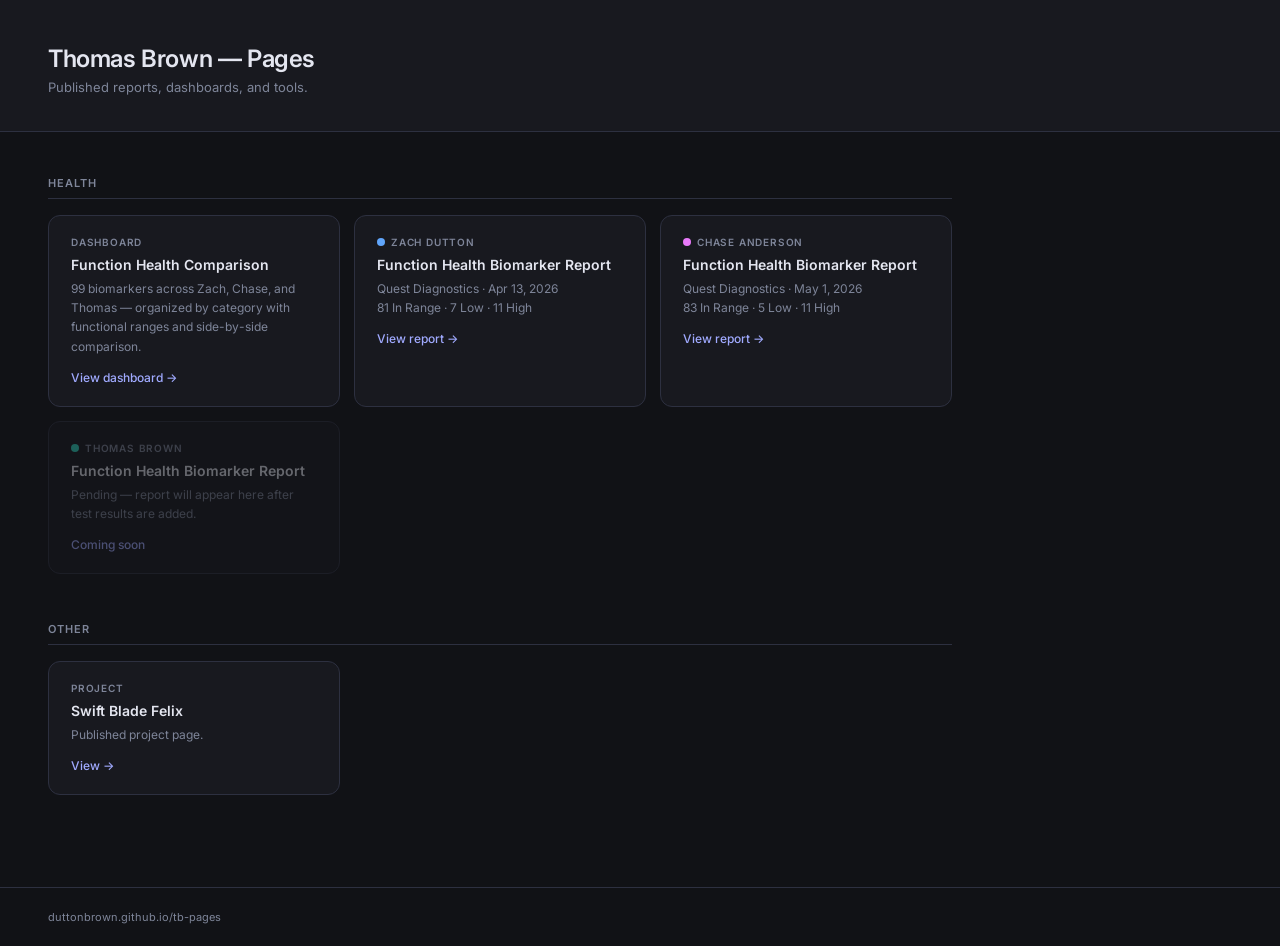
<file: index.html>
<!DOCTYPE html>
<html lang="en">
<head>
  <meta charset="UTF-8">
  <meta name="viewport" content="width=device-width, initial-scale=1.0">
  <title>Thomas Brown — Pages</title>
  <link href="https://fonts.googleapis.com/css2?family=Inter:wght@300;400;500;600&display=swap" rel="stylesheet">
  <style>
    *, *::before, *::after { box-sizing: border-box; margin: 0; padding: 0; }

    :root {
      --bg:       #111216;
      --surface:  #18191f;
      --surface2: #1e2028;
      --border:   #2d3040;
      --text:     #e4e6f0;
      --muted:    #7e8599;
      --accent:   #a0aaff;
    }

    body {
      font-family: 'Inter', sans-serif;
      background: var(--bg);
      color: var(--text);
      min-height: 100vh;
      display: flex;
      flex-direction: column;
    }

    header {
      background: var(--surface);
      border-bottom: 1px solid var(--border);
      padding: 44px 48px 36px;
    }

    header h1 {
      font-size: 24px;
      font-weight: 600;
      letter-spacing: -0.4px;
    }

    header p {
      color: var(--muted);
      font-size: 13px;
      margin-top: 6px;
    }

    main {
      flex: 1;
      padding: 44px 48px;
      max-width: 1000px;
      width: 100%;
    }

    .section { margin-bottom: 48px; }

    .section-title {
      font-size: 11px;
      font-weight: 600;
      text-transform: uppercase;
      letter-spacing: 1px;
      color: var(--muted);
      margin-bottom: 16px;
      padding-bottom: 8px;
      border-bottom: 1px solid var(--border);
    }

    .card-grid {
      display: grid;
      grid-template-columns: repeat(auto-fill, minmax(260px, 1fr));
      gap: 14px;
    }

    .card {
      display: block;
      background: var(--surface);
      border: 1px solid var(--border);
      border-radius: 12px;
      padding: 20px 22px;
      text-decoration: none;
      color: inherit;
      transition: border-color 0.15s, background 0.15s;
    }

    .card:hover {
      border-color: var(--accent);
      background: var(--surface2);
    }

    .card-label {
      font-size: 10px;
      font-weight: 600;
      text-transform: uppercase;
      letter-spacing: 0.8px;
      color: var(--muted);
      margin-bottom: 8px;
      display: flex;
      align-items: center;
      gap: 6px;
    }

    .card-title {
      font-size: 14px;
      font-weight: 600;
      color: var(--text);
      margin-bottom: 6px;
    }

    .card-desc {
      font-size: 12px;
      color: var(--muted);
      line-height: 1.6;
    }

    .card-arrow {
      display: inline-block;
      margin-top: 14px;
      font-size: 12px;
      color: var(--accent);
      font-weight: 500;
    }

    .dot {
      display: inline-block;
      width: 8px; height: 8px;
      border-radius: 50%;
      flex-shrink: 0;
    }

    footer {
      padding: 22px 48px;
      color: var(--muted);
      font-size: 11px;
      border-top: 1px solid var(--border);
    }

    @media (max-width: 600px) {
      header, main, footer { padding-left: 20px; padding-right: 20px; }
    }
  </style>
</head>
<body>

<header>
  <h1>Thomas Brown — Pages</h1>
  <p>Published reports, dashboards, and tools.</p>
</header>

<main>

  <div class="section">
    <div class="section-title">Health</div>
    <div class="card-grid">

      <a class="card" href="health-dashboard/">
        <div class="card-label">Dashboard</div>
        <div class="card-title">Function Health Comparison</div>
        <div class="card-desc">
          99 biomarkers across Zach, Chase, and Thomas — organized by category with functional ranges and side-by-side comparison.
        </div>
        <div class="card-arrow">View dashboard →</div>
      </a>

      <a class="card" href="relationships/zach/">
        <div class="card-label">
          <span class="dot" style="background:#60a5fa"></span>Zach Dutton
        </div>
        <div class="card-title">Function Health Biomarker Report</div>
        <div class="card-desc">
          Quest Diagnostics · Apr 13, 2026<br>
          81 In Range · 7 Low · 11 High
        </div>
        <div class="card-arrow">View report →</div>
      </a>

      <a class="card" href="relationships/chase/">
        <div class="card-label">
          <span class="dot" style="background:#e879f9"></span>Chase Anderson
        </div>
        <div class="card-title">Function Health Biomarker Report</div>
        <div class="card-desc">
          Quest Diagnostics · May 1, 2026<br>
          83 In Range · 5 Low · 11 High
        </div>
        <div class="card-arrow">View report →</div>
      </a>

      <a class="card" href="#" style="opacity:0.4;pointer-events:none">
        <div class="card-label">
          <span class="dot" style="background:#2dd4bf"></span>Thomas Brown
        </div>
        <div class="card-title">Function Health Biomarker Report</div>
        <div class="card-desc">
          Pending — report will appear here after test results are added.
        </div>
        <div class="card-arrow">Coming soon</div>
      </a>

    </div>
  </div>

  <div class="section">
    <div class="section-title">Other</div>
    <div class="card-grid">

      <a class="card" href="swiftbladefelix/">
        <div class="card-label">Project</div>
        <div class="card-title">Swift Blade Felix</div>
        <div class="card-desc">Published project page.</div>
        <div class="card-arrow">View →</div>
      </a>

    </div>
  </div>

</main>

<footer>
  duttonbrown.github.io/tb-pages
</footer>

</body>
</html>
</file>
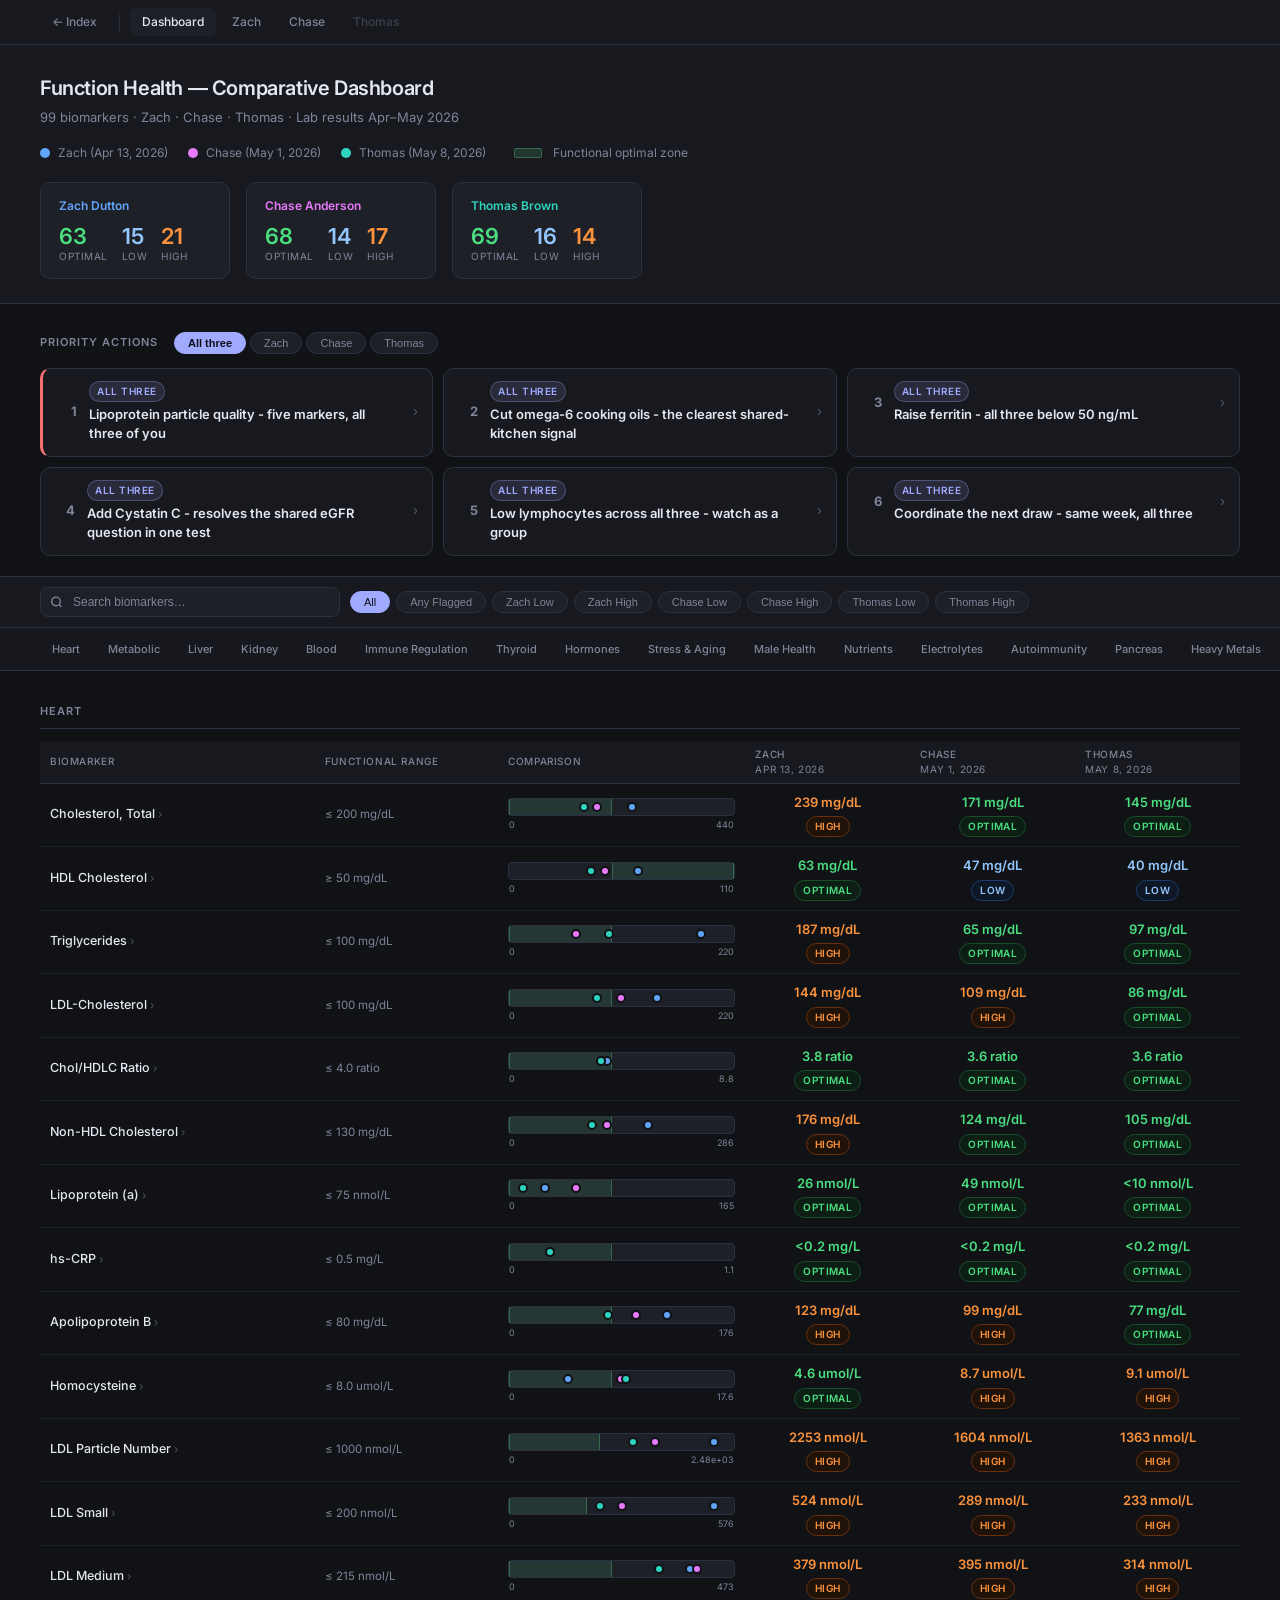
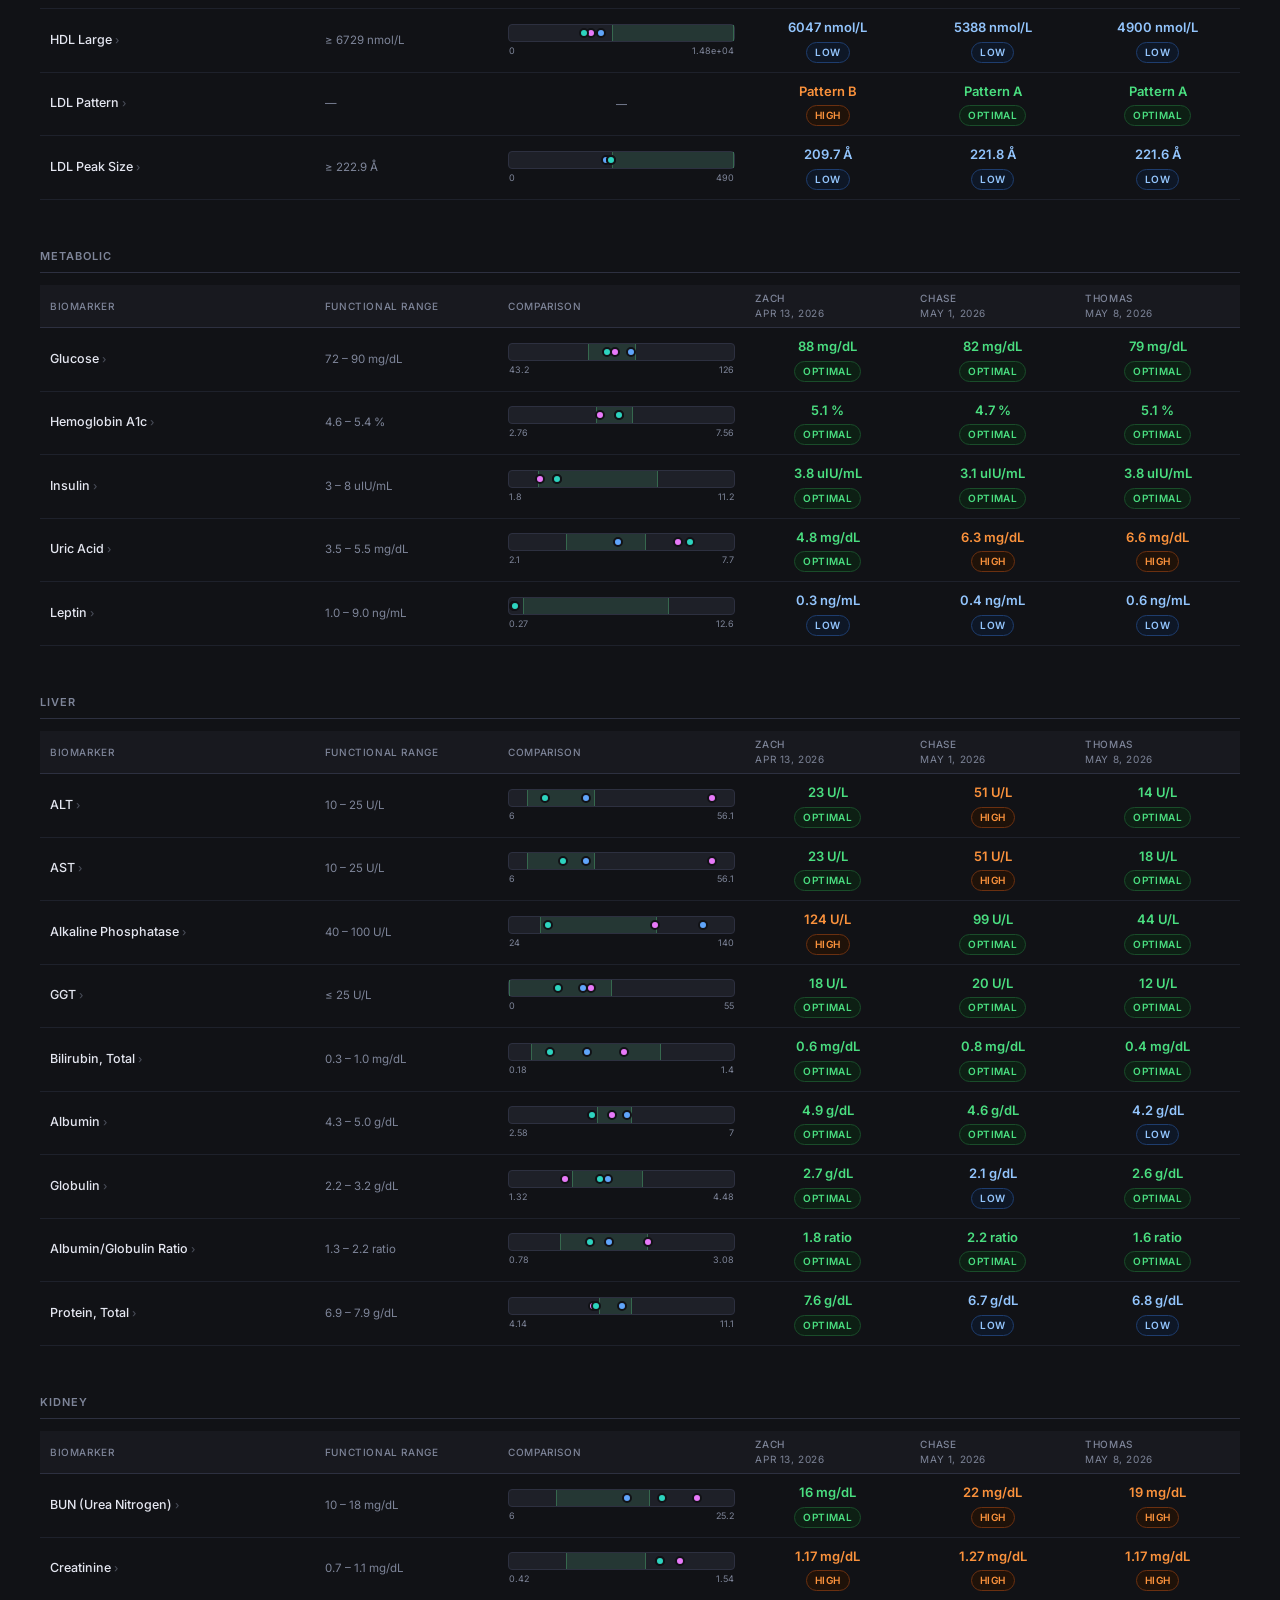
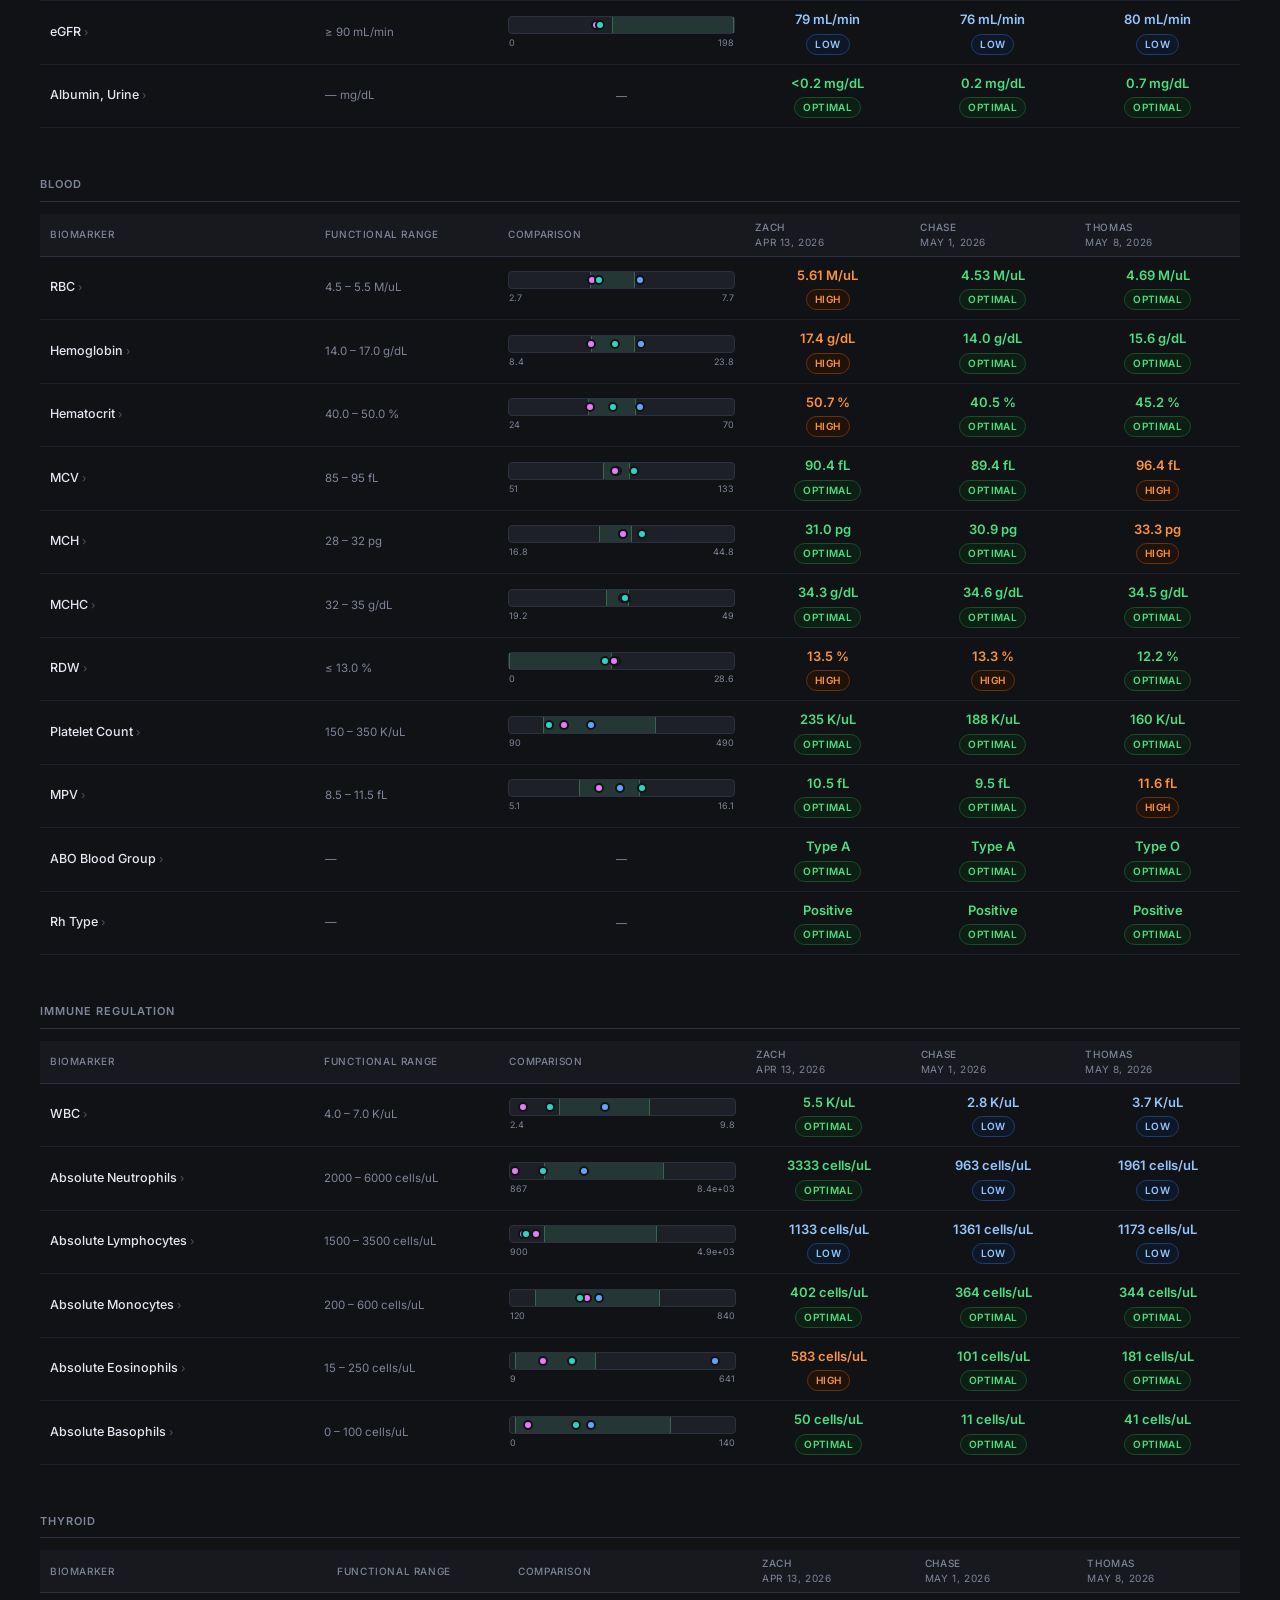
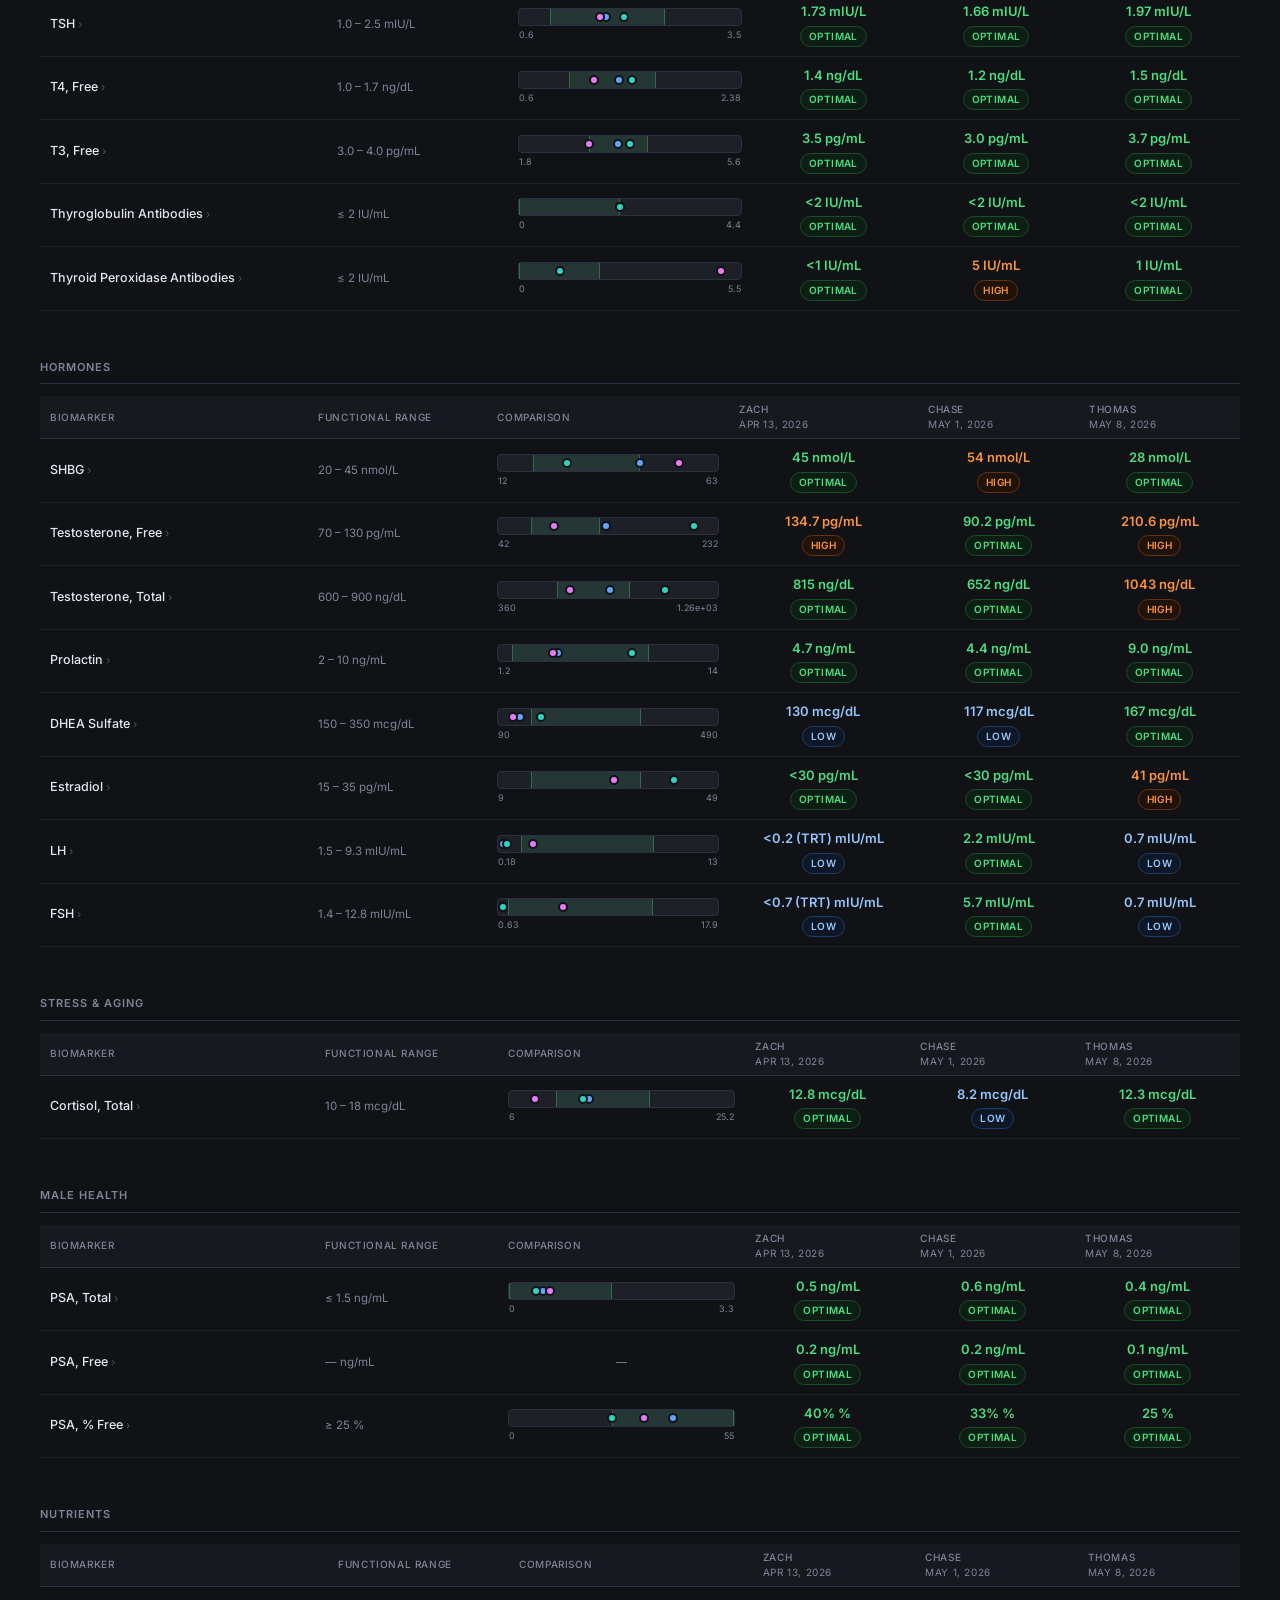
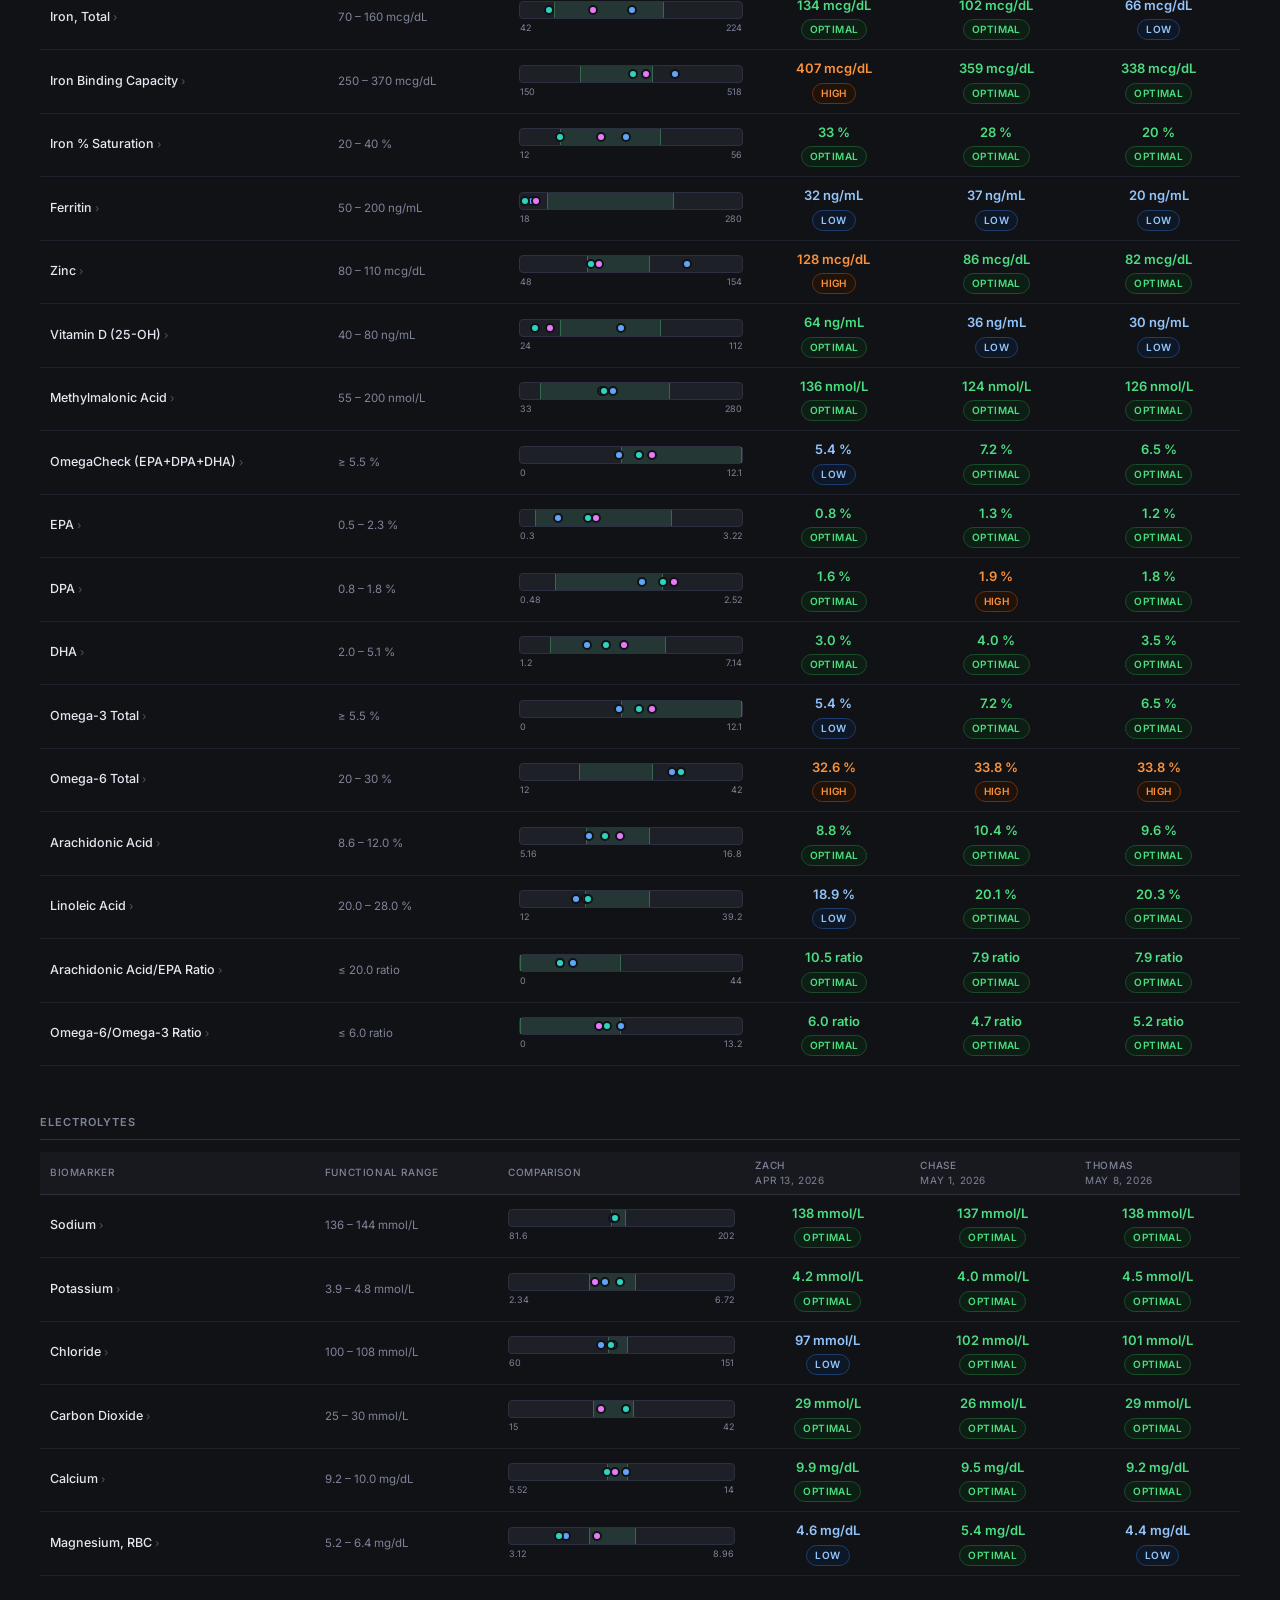
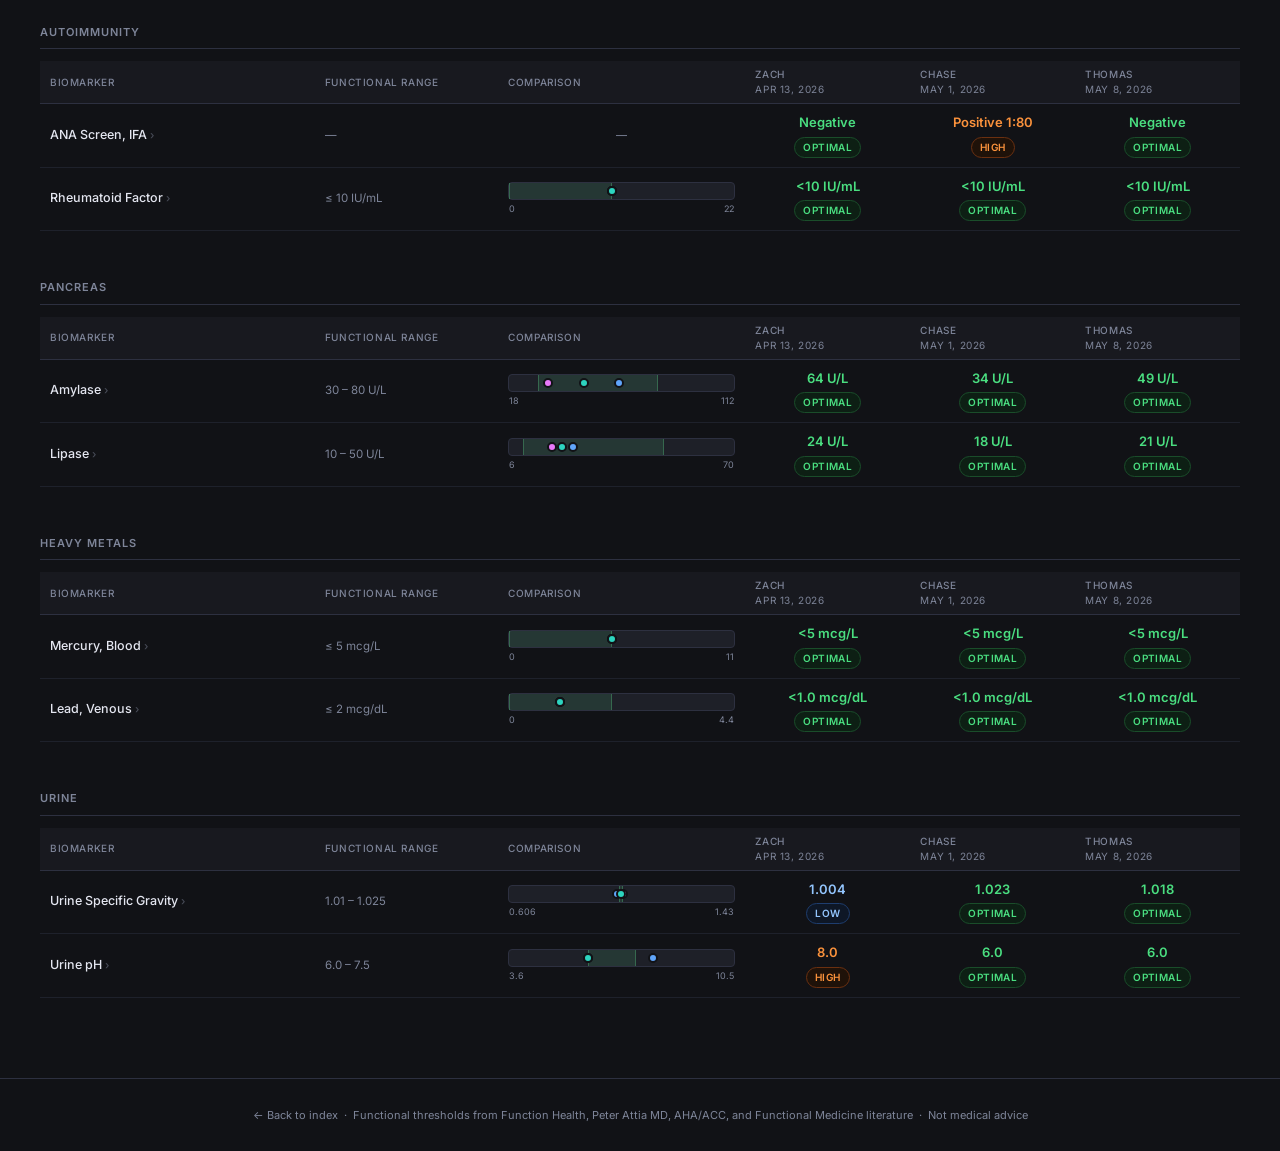
<file: health-dashboard/index.html>
<!DOCTYPE html>
<html lang="en">
<head>
  <meta charset="UTF-8">
  <meta name="viewport" content="width=device-width, initial-scale=1.0">
  <title>Function Health — Comparative Biomarker Dashboard</title>
  <link href="https://fonts.googleapis.com/css2?family=Inter:wght@300;400;500;600&display=swap" rel="stylesheet">
  <style>
    *, *::before, *::after { box-sizing: border-box; margin: 0; padding: 0; }

    :root {
      --bg: #111216; --surface: #18191f; --surface2: #1e2028;
      --border: #2d3040; --text: #e4e6f0; --muted: #7e8599; --accent: #a0aaff;
      --opt-bg: #0d1f14; --opt-text: #4ade80; --opt-border: #1a4d2a;
      --low-bg: #0e1726; --low-text: #93c5fd; --low-border: #1e3d6e;
      --high-bg: #1f1209; --high-text: #fb923c; --high-border: #6b3010;
      --zach-color: #60a5fa; --chase-color: #e879f9; --thomas-color: #2dd4bf;
    }

    body { font-family: 'Inter', sans-serif; background: var(--bg); color: var(--text); font-size: 13px; line-height: 1.5; }

    /* ── Top nav ── */
    .top-nav { background: var(--surface); border-bottom: 1px solid var(--border);
      padding: 8px 40px; display: flex; gap: 4px; align-items: center; overflow-x: auto; }
    .top-nav-item { padding: 5px 12px; border-radius: 6px; font-size: 12px; font-weight: 500;
      color: var(--muted); text-decoration: none; white-space: nowrap;
      transition: background 0.12s, color 0.12s; }
    .top-nav-item:hover { background: var(--surface2); color: var(--text); }
    .top-nav-active { background: var(--surface2); color: var(--text); }
    .top-nav-sep { color: var(--border); padding: 0 4px; font-size: 14px; }
    .top-nav-dim { opacity: 0.35; cursor: default; pointer-events: none; }

    /* ── Header ── */
    header { background: var(--surface); border-bottom: 1px solid var(--border); padding: 28px 40px 24px; }
    .header-top { display: flex; align-items: flex-start; justify-content: space-between; gap: 24px; flex-wrap: wrap; }
    .header-title h1 { font-size: 20px; font-weight: 600; letter-spacing: -0.4px; }
    .header-title .subtitle { color: var(--muted); font-size: 13px; margin-top: 5px; }
    .legend { display: flex; gap: 20px; margin-top: 16px; flex-wrap: wrap; }
    .legend-item { display: flex; align-items: center; gap: 8px; font-size: 12px; color: var(--muted); }
    .dot-legend { width: 10px; height: 10px; border-radius: 50%; flex-shrink: 0; }
    .dot-legend.zach   { background: var(--zach-color); }
    .dot-legend.chase  { background: var(--chase-color); }
    .dot-legend.thomas { background: var(--thomas-color); }

    /* ── Summary cards ── */
    .summary-row { display: flex; gap: 16px; margin-top: 20px; flex-wrap: wrap; }
    .person-summary {
      background: var(--surface2); border: 1px solid var(--border); border-radius: 10px;
      padding: 14px 18px; min-width: 190px;
    }
    .person-summary .ps-name { font-size: 12px; font-weight: 600; margin-bottom: 10px; }
    .ps-name-zach   { color: var(--zach-color); }
    .ps-name-chase  { color: var(--chase-color); }
    .ps-name-thomas { color: var(--thomas-color); }
    .ps-stats { display: flex; gap: 14px; }
    .ps-stat .num { font-size: 22px; font-weight: 600; line-height: 1; }
    .ps-stat .lbl { font-size: 10px; text-transform: uppercase; letter-spacing: 0.5px; color: var(--muted); margin-top: 2px; }
    .ps-stat.opt .num { color: var(--opt-text); }
    .ps-stat.low .num { color: var(--low-text); }
    .ps-stat.high .num { color: var(--high-text); }

    /* ── Priority section ── */
    .priority-section { padding: 28px 40px 20px; border-bottom: 1px solid var(--border); }
    .priority-hdr-row { display: flex; align-items: center; gap: 16px; margin-bottom: 14px; flex-wrap: wrap; }
    .priority-heading { font-size: 11px; font-weight: 600; text-transform: uppercase; letter-spacing: 1px; color: var(--muted); }
    .ptabs { display: flex; gap: 4px; }
    .ptab { background: var(--surface2); border: 1px solid var(--border); border-radius: 20px;
      padding: 4px 13px; font-size: 11px; font-weight: 500; color: var(--muted);
      cursor: pointer; transition: all 0.12s; }
    .ptab.active { background: var(--accent); border-color: var(--accent); color: #0d0f18; font-weight: 600; }
    .priority-grid { display: grid; grid-template-columns: repeat(auto-fill, minmax(340px, 1fr)); gap: 10px; }
    .priority-card { background: var(--surface); border: 1px solid var(--border); border-radius: 10px; overflow: hidden; }
    .priority-card.urgent { border-left: 3px solid #f87171; }
    .p-header { display: flex; gap: 12px; align-items: center; padding: 12px 14px; cursor: pointer; user-select: none; }
    .p-header:hover { background: rgba(255,255,255,0.018); }
    .priority-rank { font-size: 13px; font-weight: 700; color: var(--muted); min-width: 20px; text-align: right; flex-shrink: 0; }
    .priority-meta { flex: 1; min-width: 0; }
    .priority-who { margin-bottom: 3px; display: flex; gap: 5px; flex-wrap: wrap; }
    .who-tag { font-size: 10px; font-weight: 600; padding: 2px 7px; border-radius: 12px;
      text-transform: uppercase; letter-spacing: 0.5px; }
    .who-zach  { background: rgba(96,165,250,0.15); color: var(--zach-color); border: 1px solid rgba(96,165,250,0.3); }
    .who-chase { background: rgba(232,121,249,0.15); color: var(--chase-color); border: 1px solid rgba(232,121,249,0.3); }
    .who-both  { background: rgba(160,170,255,0.12); color: var(--accent); border: 1px solid rgba(160,170,255,0.3); }
    .who-thomas { background: rgba(45,212,191,0.15); color: var(--thomas-color); border: 1px solid rgba(45,212,191,0.3); }
    .p-acts { margin: 7px 0 0; padding-left: 16px; }
    .p-acts li { margin-bottom: 3px; }
    .priority-name { font-size: 13px; font-weight: 600; color: var(--text); }
    .card-tog { font-size: 13px; color: var(--muted); transition: transform 0.15s; display: inline-block; flex-shrink: 0; opacity: 0.6; }
    .priority-card.card-open .card-tog { transform: rotate(90deg); }
    .priority-detail { display: none; padding: 0 14px 12px 46px; font-size: 11.5px; color: var(--muted); line-height: 1.6; }

    /* ── Category jump nav ── */
    .cat-nav {
      position: sticky; top: 0; z-index: 100;
      background: #18191fee; backdrop-filter: blur(8px);
      border-bottom: 1px solid var(--border);
      padding: 8px 40px; display: flex; flex-wrap: nowrap; gap: 4px; overflow-x: auto;
    }
    .nav-pill {
      display: inline-block; padding: 4px 11px; border-radius: 20px; font-size: 11px;
      font-weight: 500; color: var(--muted); text-decoration: none; border: 1px solid transparent;
      transition: all 0.15s; white-space: nowrap; flex-shrink: 0;
    }
    .nav-pill:hover { color: var(--text); border-color: var(--border); }

    /* ── Filter controls ── */
    .controls {
      padding: 10px 40px; border-bottom: 1px solid var(--border); background: var(--surface);
      display: flex; flex-wrap: wrap; gap: 10px; align-items: center;
    }
    .search-wrap { position: relative; flex: 1; min-width: 180px; max-width: 300px; }
    .search-wrap svg { position: absolute; left: 10px; top: 50%; transform: translateY(-50%); color: var(--muted); pointer-events: none; }
    #search { width: 100%; background: var(--surface2); border: 1px solid var(--border);
      border-radius: 8px; padding: 7px 12px 7px 32px; color: var(--text); font-size: 12px; outline: none; }
    #search:focus { border-color: var(--accent); } #search::placeholder { color: var(--muted); }
    .pills { display: flex; flex-wrap: wrap; gap: 6px; }
    .pill { background: var(--surface2); border: 1px solid var(--border); border-radius: 20px;
      padding: 4px 13px; font-size: 11px; font-weight: 500; color: var(--muted);
      cursor: pointer; transition: all 0.12s; white-space: nowrap; }
    .pill:hover { color: var(--text); border-color: var(--accent); }
    .pill.active { background: var(--accent); border-color: var(--accent); color: #0d0f18; }
    #result-count { font-size: 11px; color: var(--muted); margin-left: auto; white-space: nowrap; }

    /* ── Main ── */
    main { padding: 32px 40px; max-width: 1400px; margin: 0 auto; }
    .cat-section { margin-bottom: 48px; }
    .cat-heading {
      font-size: 11px; font-weight: 600; text-transform: uppercase; letter-spacing: 1px;
      color: var(--muted); padding-bottom: 8px; border-bottom: 1px solid var(--border);
      margin-bottom: 12px;
    }
    .table-wrap { overflow-x: auto; }
    .bm-table { width: 100%; border-collapse: collapse; }
    .bm-table thead th {
      text-align: left; font-size: 10px; font-weight: 500; text-transform: uppercase;
      letter-spacing: 0.6px; color: var(--muted); padding: 6px 10px;
      border-bottom: 1px solid var(--border); white-space: nowrap; background: var(--surface);
    }
    .bm-table tbody tr { border-bottom: 1px solid rgba(45,48,64,0.5); }
    .bm-table tbody tr:last-child { border-bottom: none; }
    .bm-table td { padding: 9px 10px; vertical-align: middle; }

    .col-name   { min-width: 200px; }
    .col-range  { min-width: 110px; }
    .col-bar    { min-width: 180px; }
    .col-person { min-width: 120px; text-align: center; }

    .bm-row[data-toggle] { cursor: pointer; }
    .bm-row[data-toggle]:hover { background: rgba(255,255,255,0.015); }
    .bm-name { font-weight: 500; font-size: 12.5px; }
    .tog-indicator { font-size: 11px; color: var(--muted); opacity: 0.5; transition: transform 0.15s; display: inline-block; }
    .bm-row.row-open .tog-indicator { transform: rotate(90deg); }
    .bm-range { color: var(--muted); font-size: 11.5px; white-space: nowrap; }
    .person-cell { text-align: center; }
    .pval { font-size: 13px; font-weight: 600; margin-bottom: 4px; }
    .muted { color: var(--muted); font-weight: 400; }
    .lc-opt  .pval { color: var(--opt-text); }
    .lc-low  .pval { color: var(--low-text); }
    .lc-high .pval { color: var(--high-text); }
    .lc-none .pval { color: var(--muted); }

    /* ── Badges ── */
    .badge { display: inline-block; padding: 2px 8px; border-radius: 20px; font-size: 10px;
      font-weight: 600; text-transform: uppercase; letter-spacing: 0.4px; white-space: nowrap; }
    .badge-opt  { background: var(--opt-bg);  color: var(--opt-text);  border: 1px solid var(--opt-border); }
    .badge-low  { background: var(--low-bg);  color: var(--low-text);  border: 1px solid var(--low-border); }
    .badge-high { background: var(--high-bg); color: var(--high-text); border: 1px solid var(--high-border); }
    .badge-none { background: transparent;    color: var(--muted);     border: 1px solid var(--border); }

    /* ── Gauge bar ── */
    .gauge-wrap { width: 100%; }
    .gauge { position: relative; height: 18px; background: var(--surface2);
      border: 1px solid var(--border); border-radius: 4px; overflow: visible; }
    .gauge-zone { position: absolute; top: 0; bottom: 0;
      background: rgba(93,219,138,0.12);
      border-left: 1px solid rgba(93,219,138,0.3); border-right: 1px solid rgba(93,219,138,0.3); }
    .dot { position: absolute; top: 50%; transform: translate(-50%, -50%);
      width: 10px; height: 10px; border-radius: 50%; border: 2px solid var(--bg); z-index: 2; }
    .dot-zach   { background: var(--zach-color); }
    .dot-chase  { background: var(--chase-color); }
    .dot-thomas { background: var(--thomas-color); }
    .gauge-labels { display: flex; justify-content: space-between; font-size: 9px;
      color: var(--muted); margin-top: 2px; padding: 0 1px; }
    .no-bar { color: var(--muted); font-size: 11px; text-align: center; }
    .test-date { font-size: 10px; color: var(--muted); font-weight: 400; }

    /* ── Detail rows ── */
    .detail-row { border-bottom: 2px solid var(--border); }
    .detail-cell { padding: 12px 20px 16px 20px; background: var(--surface); }
    .dd-ctx { font-size: 12px; color: var(--muted); line-height: 1.7; margin-bottom: 12px; }
    .ctx-label { font-weight: 600; color: #8899cc; font-size: 10px; text-transform: uppercase;
      letter-spacing: 0.5px; margin-right: 5px; }
    .dd-persons { display: flex; gap: 24px; flex-wrap: wrap; }
    .dd-person { flex: 1; min-width: 220px; }
    .dd-pname { font-size: 11px; font-weight: 700; text-transform: uppercase;
      letter-spacing: 0.6px; margin-bottom: 6px; }
    .dd-zach   { color: var(--zach-color); }
    .dd-chase  { color: var(--chase-color); }
    .dd-thomas { color: var(--thomas-color); }
    .dd-note { font-size: 12px; color: var(--muted); margin-bottom: 6px; line-height: 1.6; }
    .dd-acts { padding-left: 14px; font-size: 11.5px; color: var(--muted); line-height: 1.75; }
    .dd-acts li { margin-bottom: 2px; }
    .bm-row.hidden { display: none; }
    .detail-row.hidden { display: none; }
    .cat-section.all-hidden { display: none; }

    /* ── Footer ── */
    footer { text-align: center; padding: 28px; color: var(--muted);
      font-size: 11px; border-top: 1px solid var(--border); }

    @media (max-width: 700px) {
      header, main, .priority-section { padding-left: 16px; padding-right: 16px; }
      .top-nav, .cat-nav { padding-left: 16px; padding-right: 16px; }
      .controls { padding-left: 16px; padding-right: 16px; }
    }
  </style>
</head>
<body>

<nav class="top-nav">
  <a class="top-nav-item" href="../">← Index</a>
  <span class="top-nav-sep">|</span>
  <a class="top-nav-item top-nav-active" href="#">Dashboard</a>
  <a class="top-nav-item" href="../relationships/zach/">Zach</a>
  <a class="top-nav-item" href="../relationships/chase/">Chase</a>
  <a class="top-nav-item top-nav-dim">Thomas</a>
</nav>

<header>
  <div class="header-top">
    <div class="header-title">
      <h1>Function Health — Comparative Dashboard</h1>
      <div class="subtitle">99 biomarkers · Zach · Chase · Thomas · Lab results Apr–May 2026</div>
    </div>
  </div>

  <div class="legend">
    <div class="legend-item"><div class="dot-legend zach"></div> Zach (Apr 13, 2026)</div>
    <div class="legend-item"><div class="dot-legend chase"></div> Chase (May 1, 2026)</div>
    <div class="legend-item"><div class="dot-legend thomas"></div> Thomas (May 8, 2026)</div>
    <div class="legend-item" style="margin-left:8px">
      <span style="display:inline-block;width:28px;height:10px;background:rgba(93,219,138,0.15);border:1px solid rgba(93,219,138,0.3);border-radius:2px"></span>
      &nbsp;Functional optimal zone
    </div>
  </div>

  <div class="summary-row">
    <div class="person-summary">
      <div class="ps-name ps-name-zach">Zach Dutton</div>
      <div class="ps-stats">
        <div class="ps-stat opt"><div class="num">63</div><div class="lbl">Optimal</div></div>
        <div class="ps-stat low"><div class="num">15</div><div class="lbl">Low</div></div>
        <div class="ps-stat high"><div class="num">21</div><div class="lbl">High</div></div>
      </div>
    </div>
    <div class="person-summary">
      <div class="ps-name ps-name-chase">Chase Anderson</div>
      <div class="ps-stats">
        <div class="ps-stat opt"><div class="num">68</div><div class="lbl">Optimal</div></div>
        <div class="ps-stat low"><div class="num">14</div><div class="lbl">Low</div></div>
        <div class="ps-stat high"><div class="num">17</div><div class="lbl">High</div></div>
      </div>
    </div>
    <div class="person-summary">
      <div class="ps-name ps-name-thomas">Thomas Brown</div>
      <div class="ps-stats">
        <div class="ps-stat opt"><div class="num">69</div><div class="lbl">Optimal</div></div>
        <div class="ps-stat low"><div class="num">16</div><div class="lbl">Low</div></div>
        <div class="ps-stat high"><div class="num">14</div><div class="lbl">High</div></div>
      </div>
    </div>
  </div>
</header>

<div class="priority-section">
  <div class="priority-hdr-row">
    <div class="priority-heading">Priority Actions</div>
    <div class="ptabs">
      <button class="ptab active" onclick="switchPTab(this,'all')">All three</button>
      <button class="ptab" onclick="switchPTab(this,'zach')">Zach</button>
      <button class="ptab" onclick="switchPTab(this,'chase')">Chase</button>
      <button class="ptab" onclick="switchPTab(this,'thomas')">Thomas</button>
    </div>
  </div>
  <div class="priority-grid">
    <div class="priority-card urgent" data-person="all">
      <div class="p-header" onclick="toggleCard(this.closest('.priority-card'))">
        <span class="priority-rank">1</span>
        <div class="priority-meta">
          <div class="priority-who"><span class="who-tag who-both">All three</span></div>
          <div class="priority-name">Lipoprotein particle quality - five markers, all three of you</div>
        </div>
        <span class="card-tog">›</span>
      </div>
      <div class="priority-detail">LDL-P (Zach 2253 nmol/L / Chase 1604 nmol/L / Thomas 1363 nmol/L), small LDL, medium LDL, peak size and large-HDL are all flagged the same direction in every panel. Strongest shared signal here, and the one a standard lipid panel misses entirely. Thomas is the proof: LDL-C 86 mg/dL and ApoB 77 mg/dL are both optimal, yet LDL-P is 1363 nmol/L and large-HDL 4900 nmol/L is the lowest of the three. Levers: soluble fiber 15-20 g/day, EPA+DHA 3-4 g/day, cut refined carbs and fructose, aerobic work 150-200 min/week.</div>
    </div>
    <div class="priority-card" data-person="all">
      <div class="p-header" onclick="toggleCard(this.closest('.priority-card'))">
        <span class="priority-rank">2</span>
        <div class="priority-meta">
          <div class="priority-who"><span class="who-tag who-both">All three</span></div>
          <div class="priority-name">Cut omega-6 cooking oils - the clearest shared-kitchen signal</div>
        </div>
        <span class="card-tog">›</span>
      </div>
      <div class="priority-detail">Omega-6 total: Zach 32.6 % / Chase 33.8 % / Thomas 33.8 % against a 20-30% target. Three different bodies landing on nearly the same number points at the food supply, not genetics. Omega-3 is already fine in all three (ratio Zach 6.0 ratio / Chase 4.7 ratio / Thomas 5.2 ratio), so this is not 'eat more fish' - it is the absolute omega-6 load. Swap soybean/corn/sunflower/safflower/canola for olive oil, butter, ghee or avocado oil.</div>
    </div>
    <div class="priority-card" data-person="all">
      <div class="p-header" onclick="toggleCard(this.closest('.priority-card'))">
        <span class="priority-rank">3</span>
        <div class="priority-meta">
          <div class="priority-who"><span class="who-tag who-both">All three</span></div>
          <div class="priority-name">Raise ferritin - all three below 50 ng/mL</div>
        </div>
        <span class="card-tog">›</span>
      </div>
      <div class="priority-detail">Ferritin: Zach 32 ng/mL / Chase 37 ng/mL / Thomas 20 ng/mL. Below 50 is functionally low even with normal hemoglobin. Thomas is the outlier and needs the most aggressive version - serum iron 66 mcg/dL is low outright and saturation 20 % sits at the floor. Heme iron (beef, liver, oysters) first; iron bisglycinate 25-50 mg with vitamin C, away from coffee and calcium. Retest at 8-12 weeks.</div>
    </div>
    <div class="priority-card" data-person="all">
      <div class="p-header" onclick="toggleCard(this.closest('.priority-card'))">
        <span class="priority-rank">4</span>
        <div class="priority-meta">
          <div class="priority-who"><span class="who-tag who-both">All three</span></div>
          <div class="priority-name">Add Cystatin C - resolves the shared eGFR question in one test</div>
        </div>
        <span class="card-tog">›</span>
      </div>
      <div class="priority-detail">Creatinine is high and eGFR low in all three (eGFR Zach 79 mL/min / Chase 76 mL/min / Thomas 80 mL/min), which looks alarming and probably is not: urine albumin is optimal in all three, creatinine is muscle-derived, and you are three lean active men - two on testosterone. Cystatin C is not muscle-dependent, so it settles the question. Anyone supplementing creatine should stop 1-2 weeks before the draw.</div>
    </div>
    <div class="priority-card" data-person="all">
      <div class="p-header" onclick="toggleCard(this.closest('.priority-card'))">
        <span class="priority-rank">5</span>
        <div class="priority-meta">
          <div class="priority-who"><span class="who-tag who-both">All three</span></div>
          <div class="priority-name">Low lymphocytes across all three - watch as a group</div>
        </div>
        <span class="card-tog">›</span>
      </div>
      <div class="priority-detail">Absolute lymphocytes: Zach 1133 cells/uL / Chase 1361 cells/uL / Thomas 1173 cells/uL against a 1500-3500 target. Chase and Thomas are also low on WBC and neutrophils. Not urgent alone, but a shared pattern across three people in one household earns a repeat CBC rather than a shrug.</div>
    </div>
    <div class="priority-card" data-person="all">
      <div class="p-header" onclick="toggleCard(this.closest('.priority-card'))">
        <span class="priority-rank">6</span>
        <div class="priority-meta">
          <div class="priority-who"><span class="who-tag who-both">All three</span></div>
          <div class="priority-name">Coordinate the next draw - same week, all three</div>
        </div>
        <span class="card-tog">›</span>
      </div>
      <div class="priority-detail">Iron, lipids and omega-3 all move within 60-90 days of dietary change. Drawing together keeps the comparison honest and the accountability shared. Current panels: Zach Apr 13, Chase May 1, Thomas May 8 2026 - already three months stale for acting on.</div>
    </div>
    <div class="priority-card" data-person="zach" style="display:none">
      <div class="p-header" onclick="toggleCard(this.closest('.priority-card'))">
        <span class="priority-rank">1</span>
        <div class="priority-meta">
          <div class="priority-who"><span class="who-tag who-zach">Zach</span></div>
          <div class="priority-name">LDL Particle Number — high</div>
        </div>
        <span class="card-tog">›</span>
      </div>
      <div class="priority-detail"><strong>2253 nmol/L</strong> vs functional target ≤ 1000. 2253 nmol/L — above lab max (1138). Zach&#x27;s highest cardiovascular risk marker. <ul class="p-acts"><li>Priority intervention: reduce refined carbs, increase soluble fiber</li><li>EPA+DHA 3–4 g/day specifically reduces LDL particle count</li><li>Physician: statin therapy is highly effective for LDL-P</li></ul></div>
    </div>
    <div class="priority-card" data-person="zach" style="display:none">
      <div class="p-header" onclick="toggleCard(this.closest('.priority-card'))">
        <span class="priority-rank">2</span>
        <div class="priority-meta">
          <div class="priority-who"><span class="who-tag who-zach">Zach</span></div>
          <div class="priority-name">Apolipoprotein B — high</div>
        </div>
        <span class="card-tog">›</span>
      </div>
      <div class="priority-detail"><strong>123 mg/dL</strong> vs functional target ≤ 80. 123 mg/dL — above lab max (90). High atherogenic particle burden. <ul class="p-acts"><li>Same intervention as LDL-P: reduce refined carbs + fiber + omega-3s</li><li>Physician discussion: statin + ezetimibe is highly effective</li></ul></div>
    </div>
    <div class="priority-card" data-person="zach" style="display:none">
      <div class="p-header" onclick="toggleCard(this.closest('.priority-card'))">
        <span class="priority-rank">3</span>
        <div class="priority-meta">
          <div class="priority-who"><span class="who-tag who-zach">Zach</span></div>
          <div class="priority-name">Ferritin — low</div>
        </div>
        <span class="card-tog">›</span>
      </div>
      <div class="priority-detail"><strong>32 ng/mL</strong> vs functional target 50 – 200. 32 ng/mL — below lab min (38). TRT increases RBC production and iron utilization. <ul class="p-acts"><li>Increase heme iron: beef, liver, oysters (most bioavailable)</li><li>Consider iron bisglycinate 25–50 mg/day with vitamin C</li><li>Retest in 8–12 weeks — target 75–100 ng/mL</li></ul></div>
    </div>
    <div class="priority-card" data-person="zach" style="display:none">
      <div class="p-header" onclick="toggleCard(this.closest('.priority-card'))">
        <span class="priority-rank">4</span>
        <div class="priority-meta">
          <div class="priority-who"><span class="who-tag who-zach">Zach</span></div>
          <div class="priority-name">LDL-Cholesterol — high</div>
        </div>
        <span class="card-tog">›</span>
      </div>
      <div class="priority-detail"><strong>144 mg/dL</strong> vs functional target ≤ 100. 144 mg/dL — combined with LDL-P 2253 and Pattern B: significant cardiovascular risk. <ul class="p-acts"><li>Reduce saturated fat; shift to monounsaturated (olive oil, avocado)</li><li>Add soluble fiber: psyllium 10 g/day, oats, legumes</li><li>Physician discussion: statin therapy</li></ul></div>
    </div>
    <div class="priority-card" data-person="zach" style="display:none">
      <div class="p-header" onclick="toggleCard(this.closest('.priority-card'))">
        <span class="priority-rank">5</span>
        <div class="priority-meta">
          <div class="priority-who"><span class="who-tag who-zach">Zach</span></div>
          <div class="priority-name">Hemoglobin — high</div>
        </div>
        <span class="card-tog">›</span>
      </div>
      <div class="priority-detail"><strong>17.4 g/dL</strong> vs functional target 14.0 – 17.0. 17.4 g/dL — above lab max (17.1). Likely TRT-driven erythrocytosis. Monitor trend. <ul class="p-acts"><li>Stay hydrated — dehydration concentrates hemoglobin artificially</li><li>Discuss hematocrit threshold with TRT prescriber (phlebotomy if &gt;52%)</li></ul></div>
    </div>
    <div class="priority-card" data-person="zach" style="display:none">
      <div class="p-header" onclick="toggleCard(this.closest('.priority-card'))">
        <span class="priority-rank">6</span>
        <div class="priority-meta">
          <div class="priority-who"><span class="who-tag who-zach">Zach</span></div>
          <div class="priority-name">Hematocrit — high</div>
        </div>
        <span class="card-tog">›</span>
      </div>
      <div class="priority-detail"><strong>50.7 %</strong> vs functional target 40.0 – 50.0. </div>
    </div>
    <div class="priority-card" data-person="zach" style="display:none">
      <div class="p-header" onclick="toggleCard(this.closest('.priority-card'))">
        <span class="priority-rank">7</span>
        <div class="priority-meta">
          <div class="priority-who"><span class="who-tag who-zach">Zach</span></div>
          <div class="priority-name">Triglycerides — high</div>
        </div>
        <span class="card-tog">›</span>
      </div>
      <div class="priority-detail"><strong>187 mg/dL</strong> vs functional target ≤ 100. 187 mg/dL — reflects carbohydrate/alcohol metabolism. Most modifiable lipid. <ul class="p-acts"><li>Reduce refined carbs, added sugars, alcohol</li><li>Add EPA+DHA 3–4 g/day — reduces triglycerides 20–40%</li><li>150+ min aerobic exercise/week</li></ul></div>
    </div>
    <div class="priority-card" data-person="zach" style="display:none">
      <div class="p-header" onclick="toggleCard(this.closest('.priority-card'))">
        <span class="priority-rank">8</span>
        <div class="priority-meta">
          <div class="priority-who"><span class="who-tag who-zach">Zach</span></div>
          <div class="priority-name">Testosterone, Free — high</div>
        </div>
        <span class="card-tog">›</span>
      </div>
      <div class="priority-detail"><strong>134.7 pg/mL</strong> vs functional target 70 – 130. </div>
    </div>
    <div class="priority-card" data-person="zach" style="display:none">
      <div class="p-header" onclick="toggleCard(this.closest('.priority-card'))">
        <span class="priority-rank">9</span>
        <div class="priority-meta">
          <div class="priority-who"><span class="who-tag who-zach">Zach</span></div>
          <div class="priority-name">Non-HDL Cholesterol — high</div>
        </div>
        <span class="card-tog">›</span>
      </div>
      <div class="priority-detail"><strong>176 mg/dL</strong> vs functional target ≤ 130. 176 mg/dL — reflects total atherogenic burden (LDL + VLDL + IDL). <ul class="p-acts"><li>Improving triglycerides and LDL-C will lower non-HDL in parallel</li></ul></div>
    </div>
    <div class="priority-card" data-person="zach" style="display:none">
      <div class="p-header" onclick="toggleCard(this.closest('.priority-card'))">
        <span class="priority-rank">10</span>
        <div class="priority-meta">
          <div class="priority-who"><span class="who-tag who-zach">Zach</span></div>
          <div class="priority-name">LDL Pattern — high</div>
        </div>
        <span class="card-tog">›</span>
      </div>
      <div class="priority-detail"><strong>Pattern B</strong> vs functional target —. Pattern B — predominantly small, dense LDL. ~3× higher CV risk than Pattern A. <ul class="p-acts"><li>Reduce refined carbs, increase omega-3s, consistent aerobic exercise</li><li>Pattern B can shift to A over 3–6 months with intervention</li></ul></div>
    </div>
    <div class="priority-card urgent" data-person="chase" style="display:none">
      <div class="p-header" onclick="toggleCard(this.closest('.priority-card'))">
        <span class="priority-rank">1</span>
        <div class="priority-meta">
          <div class="priority-who"><span class="who-tag who-chase">Chase</span></div>
          <div class="priority-name">ANA Screen, IFA — high</div>
        </div>
        <span class="card-tog">›</span>
      </div>
      <div class="priority-detail"><strong>Positive 1:80</strong> vs functional target —. POSITIVE 1:80 — combined with leukopenia. ⚠️ Urgent rheumatology evaluation. <ul class="p-acts"><li>⚠️ Most urgent finding: rheumatology evaluation without delay</li><li>Reflex: anti-dsDNA, anti-Smith, anti-SSA/SSB, complement C3/C4</li><li>Avoid sun without protection — UV can trigger autoimmune flares</li></ul></div>
    </div>
    <div class="priority-card urgent" data-person="chase" style="display:none">
      <div class="p-header" onclick="toggleCard(this.closest('.priority-card'))">
        <span class="priority-rank">2</span>
        <div class="priority-meta">
          <div class="priority-who"><span class="who-tag who-chase">Chase</span></div>
          <div class="priority-name">WBC — low</div>
        </div>
        <span class="card-tog">›</span>
      </div>
      <div class="priority-detail"><strong>2.8 K/uL</strong> vs functional target 4.0 – 7.0. 2.8 K/uL — below lab min (3.8). ⚠️ Physician evaluation required. <ul class="p-acts"><li>⚠️ Repeat CBC + full ANA panel (anti-dsDNA, anti-Smith, anti-SSA/SSB)</li><li>Rheumatology referral — ANA positive + leukopenia is a classic autoimmune pattern</li></ul></div>
    </div>
    <div class="priority-card urgent" data-person="chase" style="display:none">
      <div class="p-header" onclick="toggleCard(this.closest('.priority-card'))">
        <span class="priority-rank">3</span>
        <div class="priority-meta">
          <div class="priority-who"><span class="who-tag who-chase">Chase</span></div>
          <div class="priority-name">Absolute Neutrophils — low</div>
        </div>
        <span class="card-tog">›</span>
      </div>
      <div class="priority-detail"><strong>963 cells/uL</strong> vs functional target 2000 – 6000. 963 cells/uL — below clinical neutropenia threshold (1500). ⚠️ Physician evaluation. <ul class="p-acts"><li>⚠️ Rheumatology referral given ANA positive + neutropenia</li><li>Rule out viral causes (EBV, CMV, parvovirus B19) — can suppress WBC</li></ul></div>
    </div>
    <div class="priority-card" data-person="chase" style="display:none">
      <div class="p-header" onclick="toggleCard(this.closest('.priority-card'))">
        <span class="priority-rank">4</span>
        <div class="priority-meta">
          <div class="priority-who"><span class="who-tag who-chase">Chase</span></div>
          <div class="priority-name">LDL Particle Number — high</div>
        </div>
        <span class="card-tog">›</span>
      </div>
      <div class="priority-detail"><strong>1604 nmol/L</strong> vs functional target ≤ 1000. 1604 nmol/L — above lab max (1138). High atherogenic particle burden. <ul class="p-acts"><li>Reduce refined carbs, increase soluble fiber to 15–20 g/day</li><li>EPA+DHA 3–4 g/day reduces LDL particle count</li><li>Physician: statin + ezetimibe combination</li></ul></div>
    </div>
    <div class="priority-card" data-person="chase" style="display:none">
      <div class="p-header" onclick="toggleCard(this.closest('.priority-card'))">
        <span class="priority-rank">5</span>
        <div class="priority-meta">
          <div class="priority-who"><span class="who-tag who-chase">Chase</span></div>
          <div class="priority-name">Apolipoprotein B — high</div>
        </div>
        <span class="card-tog">›</span>
      </div>
      <div class="priority-detail"><strong>99 mg/dL</strong> vs functional target ≤ 80. 99 mg/dL — above lab max (90). Cardiovascular risk marker. <ul class="p-acts"><li>Reduce refined carbs + soluble fiber + EPA/DHA 3–4 g/day</li><li>Physician discussion: statin therapy for ApoB reduction</li></ul></div>
    </div>
    <div class="priority-card" data-person="chase" style="display:none">
      <div class="p-header" onclick="toggleCard(this.closest('.priority-card'))">
        <span class="priority-rank">6</span>
        <div class="priority-meta">
          <div class="priority-who"><span class="who-tag who-chase">Chase</span></div>
          <div class="priority-name">Ferritin — low</div>
        </div>
        <span class="card-tog">›</span>
      </div>
      <div class="priority-detail"><strong>37 ng/mL</strong> vs functional target 50 – 200. 37 ng/mL — below lab min (38). Borderline low. <ul class="p-acts"><li>Increase heme iron: beef, liver, oysters</li><li>Consider iron bisglycinate 25–50 mg/day with vitamin C</li><li>Retest in 8–12 weeks — target 75–100 ng/mL</li></ul></div>
    </div>
    <div class="priority-card" data-person="chase" style="display:none">
      <div class="p-header" onclick="toggleCard(this.closest('.priority-card'))">
        <span class="priority-rank">7</span>
        <div class="priority-meta">
          <div class="priority-who"><span class="who-tag who-chase">Chase</span></div>
          <div class="priority-name">LDL-Cholesterol — high</div>
        </div>
        <span class="card-tog">›</span>
      </div>
      <div class="priority-detail"><strong>109 mg/dL</strong> vs functional target ≤ 100. 109 mg/dL — above lab max (100). Combined with LDL-P 1604. <ul class="p-acts"><li>Shift fats toward monounsaturated sources (olive oil, avocado, nuts)</li><li>Add soluble fiber: psyllium 10 g/day, oats, legumes</li><li>Track ApoB and LDL-P for fuller cardiovascular picture</li></ul></div>
    </div>
    <div class="priority-card" data-person="chase" style="display:none">
      <div class="p-header" onclick="toggleCard(this.closest('.priority-card'))">
        <span class="priority-rank">8</span>
        <div class="priority-meta">
          <div class="priority-who"><span class="who-tag who-chase">Chase</span></div>
          <div class="priority-name">Vitamin D (25-OH) — low</div>
        </div>
        <span class="card-tog">›</span>
      </div>
      <div class="priority-detail"><strong>36 ng/mL</strong> vs functional target 40 – 80. </div>
    </div>
    <div class="priority-card" data-person="chase" style="display:none">
      <div class="p-header" onclick="toggleCard(this.closest('.priority-card'))">
        <span class="priority-rank">9</span>
        <div class="priority-meta">
          <div class="priority-who"><span class="who-tag who-chase">Chase</span></div>
          <div class="priority-name">Homocysteine — high</div>
        </div>
        <span class="card-tog">›</span>
      </div>
      <div class="priority-detail"><strong>8.7 umol/L</strong> vs functional target ≤ 8.0. </div>
    </div>
    <div class="priority-card" data-person="chase" style="display:none">
      <div class="p-header" onclick="toggleCard(this.closest('.priority-card'))">
        <span class="priority-rank">10</span>
        <div class="priority-meta">
          <div class="priority-who"><span class="who-tag who-chase">Chase</span></div>
          <div class="priority-name">ALT — high</div>
        </div>
        <span class="card-tog">›</span>
      </div>
      <div class="priority-detail"><strong>51 U/L</strong> vs functional target 10 – 25. 51 U/L — above lab max (46). More liver-specific than AST. Retest after rest. <ul class="p-acts"><li>Retest after exercise rest + alcohol abstinence</li><li>If persistent on retest: hepatitis panel + abdominal ultrasound</li></ul></div>
    </div>
    <div class="priority-card urgent" data-person="thomas" style="display:none">
      <div class="p-header" onclick="toggleCard(this.closest('.priority-card'))">
        <span class="priority-rank">1</span>
        <div class="priority-meta">
          <div class="priority-who"><span class="who-tag who-thomas">Thomas</span></div>
          <div class="priority-name">WBC — low</div>
        </div>
        <span class="card-tog">›</span>
      </div>
      <div class="priority-detail"><strong>3.7 K/uL</strong> vs functional target 4.0 – 7.0. Flagged L (below 3.8). Mildly low white count. </div>
    </div>
    <div class="priority-card urgent" data-person="thomas" style="display:none">
      <div class="p-header" onclick="toggleCard(this.closest('.priority-card'))">
        <span class="priority-rank">2</span>
        <div class="priority-meta">
          <div class="priority-who"><span class="who-tag who-thomas">Thomas</span></div>
          <div class="priority-name">Absolute Neutrophils — low</div>
        </div>
        <span class="card-tog">›</span>
      </div>
      <div class="priority-detail"><strong>1961 cells/uL</strong> vs functional target 2000 – 6000. </div>
    </div>
    <div class="priority-card" data-person="thomas" style="display:none">
      <div class="p-header" onclick="toggleCard(this.closest('.priority-card'))">
        <span class="priority-rank">3</span>
        <div class="priority-meta">
          <div class="priority-who"><span class="who-tag who-thomas">Thomas</span></div>
          <div class="priority-name">LDL Particle Number — high</div>
        </div>
        <span class="card-tog">›</span>
      </div>
      <div class="priority-detail"><strong>1363 nmol/L</strong> vs functional target ≤ 1000. Flagged H. Moderate risk (1138-1409). Optimal &lt;1138. Male ref 1016-2185. <ul class="p-acts"><li>Reduce refined carbs, soluble fiber 15–20 g/day</li><li>EPA+DHA 3–4 g/day</li><li>Track ApoB (currently optimal at 77) as primary target</li></ul></div>
    </div>
    <div class="priority-card" data-person="thomas" style="display:none">
      <div class="p-header" onclick="toggleCard(this.closest('.priority-card'))">
        <span class="priority-rank">4</span>
        <div class="priority-meta">
          <div class="priority-who"><span class="who-tag who-thomas">Thomas</span></div>
          <div class="priority-name">Ferritin — low</div>
        </div>
        <span class="card-tog">›</span>
      </div>
      <div class="priority-detail"><strong>20 ng/mL</strong> vs functional target 50 – 200. Flagged L (below 38). Low ferritin — iron stores depleted. Functional target 50-200. <ul class="p-acts"><li>Increase heme iron: beef, liver, oysters</li><li>Iron bisglycinate 25–50 mg/day with vitamin C</li><li>Retest in 8–12 weeks — target 75–100 ng/mL</li></ul></div>
    </div>
    <div class="priority-card" data-person="thomas" style="display:none">
      <div class="p-header" onclick="toggleCard(this.closest('.priority-card'))">
        <span class="priority-rank">5</span>
        <div class="priority-meta">
          <div class="priority-who"><span class="who-tag who-thomas">Thomas</span></div>
          <div class="priority-name">Iron, Total — low</div>
        </div>
        <span class="card-tog">›</span>
      </div>
      <div class="priority-detail"><strong>66 mcg/dL</strong> vs functional target 70 – 160. Within lab range. Functional target 70-160 — slightly low. <ul class="p-acts"><li>Pairs with low ferritin — address iron intake together</li><li>Recheck full iron panel after 8–12 weeks of repletion</li></ul></div>
    </div>
    <div class="priority-card" data-person="thomas" style="display:none">
      <div class="p-header" onclick="toggleCard(this.closest('.priority-card'))">
        <span class="priority-rank">6</span>
        <div class="priority-meta">
          <div class="priority-who"><span class="who-tag who-thomas">Thomas</span></div>
          <div class="priority-name">Estradiol — high</div>
        </div>
        <span class="card-tog">›</span>
      </div>
      <div class="priority-detail"><strong>41 pg/mL</strong> vs functional target 15 – 35. Flagged H (above 39). For males, Ultrasensitive LC/MS/MS recommended for accuracy. <ul class="p-acts"><li>For males on TRT, confirm with Ultrasensitive LC/MS/MS assay</li><li>Discuss aromatase management with prescriber if symptomatic</li></ul></div>
    </div>
    <div class="priority-card" data-person="thomas" style="display:none">
      <div class="p-header" onclick="toggleCard(this.closest('.priority-card'))">
        <span class="priority-rank">7</span>
        <div class="priority-meta">
          <div class="priority-who"><span class="who-tag who-thomas">Thomas</span></div>
          <div class="priority-name">Vitamin D (25-OH) — low</div>
        </div>
        <span class="card-tog">›</span>
      </div>
      <div class="priority-detail"><strong>30 ng/mL</strong> vs functional target 40 – 80. At floor of lab range (&gt;=30). Functional target 40-80 — below optimal. Supplementation recommended. <ul class="p-acts"><li>Vitamin D3 4,000–5,000 IU/day with K2</li><li>Retest in 10–12 weeks — target 40–80 ng/mL</li></ul></div>
    </div>
    <div class="priority-card" data-person="thomas" style="display:none">
      <div class="p-header" onclick="toggleCard(this.closest('.priority-card'))">
        <span class="priority-rank">8</span>
        <div class="priority-meta">
          <div class="priority-who"><span class="who-tag who-thomas">Thomas</span></div>
          <div class="priority-name">Testosterone, Free — high</div>
        </div>
        <span class="card-tog">›</span>
      </div>
      <div class="priority-detail"><strong>210.6 pg/mL</strong> vs functional target 70 – 130. Flagged H (above 155). Measured by equilibrium dialysis (med fusion). Elevated — consistent with TRT/optimization. </div>
    </div>
    <div class="priority-card" data-person="thomas" style="display:none">
      <div class="p-header" onclick="toggleCard(this.closest('.priority-card'))">
        <span class="priority-rank">9</span>
        <div class="priority-meta">
          <div class="priority-who"><span class="who-tag who-thomas">Thomas</span></div>
          <div class="priority-name">Homocysteine — high</div>
        </div>
        <span class="card-tog">›</span>
      </div>
      <div class="priority-detail"><strong>9.1 umol/L</strong> vs functional target ≤ 8.0. Within lab reference &lt;=13.5. Functional target &lt;=8.0 — mildly elevated. <ul class="p-acts"><li>B-complex with methylfolate + B12 + B6</li><li>Recheck in 8–12 weeks — functional target ≤8.0</li></ul></div>
    </div>
    <div class="priority-card" data-person="thomas" style="display:none">
      <div class="p-header" onclick="toggleCard(this.closest('.priority-card'))">
        <span class="priority-rank">10</span>
        <div class="priority-meta">
          <div class="priority-who"><span class="who-tag who-thomas">Thomas</span></div>
          <div class="priority-name">HDL Cholesterol — low</div>
        </div>
        <span class="card-tog">›</span>
      </div>
      <div class="priority-detail"><strong>40 mg/dL</strong> vs functional target ≥ 50. Reference &gt;=40. At the floor; functional target &gt;=50. <ul class="p-acts"><li>Aerobic exercise + monounsaturated fats</li><li>At the 40 floor — aim ≥50</li></ul></div>
    </div>
  </div>
</div>

<div class="controls">
  <div class="search-wrap">
    <svg width="13" height="13" viewBox="0 0 24 24" fill="none" stroke="currentColor" stroke-width="2.5"><circle cx="11" cy="11" r="8"/><path d="m21 21-4.35-4.35"/></svg>
    <input type="text" id="search" placeholder="Search biomarkers…" autocomplete="off">
  </div>
  <div class="pills">
    <button class="pill active" data-filter="all">All</button>
    <button class="pill" data-filter="flagged">Any Flagged</button>
    <button class="pill" data-filter="zach-low">Zach Low</button>
    <button class="pill" data-filter="zach-high">Zach High</button>
    <button class="pill" data-filter="chase-low">Chase Low</button>
    <button class="pill" data-filter="chase-high">Chase High</button>
    <button class="pill" data-filter="thomas-low">Thomas Low</button>
    <button class="pill" data-filter="thomas-high">Thomas High</button>
  </div>
  <span id="result-count"></span>
</div>

<nav class="cat-nav">
<a class="nav-pill" href="#cat-heart">Heart</a>
<a class="nav-pill" href="#cat-metabolic">Metabolic</a>
<a class="nav-pill" href="#cat-liver">Liver</a>
<a class="nav-pill" href="#cat-kidney">Kidney</a>
<a class="nav-pill" href="#cat-blood">Blood</a>
<a class="nav-pill" href="#cat-immune-regulation">Immune Regulation</a>
<a class="nav-pill" href="#cat-thyroid">Thyroid</a>
<a class="nav-pill" href="#cat-hormones">Hormones</a>
<a class="nav-pill" href="#cat-stress-and-aging">Stress & Aging</a>
<a class="nav-pill" href="#cat-male-health">Male Health</a>
<a class="nav-pill" href="#cat-nutrients">Nutrients</a>
<a class="nav-pill" href="#cat-electrolytes">Electrolytes</a>
<a class="nav-pill" href="#cat-autoimmunity">Autoimmunity</a>
<a class="nav-pill" href="#cat-pancreas">Pancreas</a>
<a class="nav-pill" href="#cat-heavy-metals">Heavy Metals</a>
<a class="nav-pill" href="#cat-urine">Urine</a>

</nav>

<main>
<section class="cat-section" id="cat-heart"><h2 class="cat-heading">Heart</h2><div class="table-wrap"><table class="bm-table"><thead><tr><th class="col-name">Biomarker</th><th class="col-range">Functional Range</th><th class="col-bar">Comparison</th><th class="col-person">Zach<br><span class="test-date">Apr 13, 2026</span></th><th class="col-person">Chase<br><span class="test-date">May 1, 2026</span></th><th class="col-person">Thomas<br><span class="test-date">May 8, 2026</span></th></tr></thead><tbody><tr class="bm-row" data-zach="high" data-chase="optimal" data-thomas="optimal" data-zflag="1" data-cflag="0" data-tflag="0" data-search="cholesterol, total heart" data-toggle="Cholesterol__Total" onclick="toggleDetail(this)"><td class="bm-name">Cholesterol, Total <span class="tog-indicator">›</span></td><td class="bm-range">≤ 200 mg/dL</td><td class="bm-bar"><div class="gauge-wrap">
      <div class="gauge">
        <div class="gauge-zone" style="left:0.0%;width:45.5%"></div>
        <div class="dot dot-zach"   style="left:54.3%" title="Zach"></div><div class="dot dot-chase"  style="left:38.9%" title="Chase"></div><div class="dot dot-thomas" style="left:33.0%" title="Thomas"></div>
      </div>
      <div class="gauge-labels"><span>0</span><span>440</span></div>
    </div></td><td class="person-cell lc-high"><div class="pval">239 mg/dL</div><span class="badge badge-high">High</span></td><td class="person-cell lc-opt"><div class="pval">171 mg/dL</div><span class="badge badge-opt">Optimal</span></td><td class="person-cell lc-opt"><div class="pval">145 mg/dL</div><span class="badge badge-opt">Optimal</span></td></tr>
<tr class="detail-row hidden" id="d-Cholesterol__Total"><td colspan="6" class="detail-cell"><div class="dd-ctx"><span class="ctx-label">What it is</span> Total cholesterol is the sum of all circulating cholesterol — HDL, LDL, VLDL, and IDL. A blunt measure whose meaning depends entirely on the distribution between fractions. <span class="ctx-label">Why it matters</span> Total cholesterol alone is a poor cardiovascular risk predictor. What matters more is the HDL fraction, LDL quality (particle size and number), and non-HDL cholesterol. Very low total cholesterol (<150) can indicate malnutrition or liver issues.</div><div class="dd-persons"><div class="dd-person"><div class="dd-pname dd-zach">Zach</div><div class="dd-note">239 mg/dL — flagged H, but HDL is excellent (63). Focus on LDL-P and ApoB.</div><ul class="dd-acts"><li>Focus on LDL-P and ApoB rather than total cholesterol</li><li>Reduce refined carbohydrates and added sugars</li></ul></div></div></td></tr>
<tr class="bm-row" data-zach="optimal" data-chase="low" data-thomas="low" data-zflag="0" data-cflag="1" data-tflag="1" data-search="hdl cholesterol heart" data-toggle="HDL_Cholesterol" onclick="toggleDetail(this)"><td class="bm-name">HDL Cholesterol <span class="tog-indicator">›</span></td><td class="bm-range">≥ 50 mg/dL</td><td class="bm-bar"><div class="gauge-wrap">
      <div class="gauge">
        <div class="gauge-zone" style="left:45.5%;width:54.5%"></div>
        <div class="dot dot-zach"   style="left:57.3%" title="Zach"></div><div class="dot dot-chase"  style="left:42.7%" title="Chase"></div><div class="dot dot-thomas" style="left:36.4%" title="Thomas"></div>
      </div>
      <div class="gauge-labels"><span>0</span><span>110</span></div>
    </div></td><td class="person-cell lc-opt"><div class="pval">63 mg/dL</div><span class="badge badge-opt">Optimal</span></td><td class="person-cell lc-low"><div class="pval">47 mg/dL</div><span class="badge badge-low">Low</span></td><td class="person-cell lc-low"><div class="pval">40 mg/dL</div><span class="badge badge-low">Low</span></td></tr>
<tr class="detail-row hidden" id="d-HDL_Cholesterol"><td colspan="6" class="detail-cell"><div class="dd-ctx"><span class="ctx-label">What it is</span> HDL carries cholesterol away from arterial walls back to the liver for excretion (reverse cholesterol transport). Also has anti-inflammatory and antioxidant properties. <span class="ctx-label">Why it matters</span> Below 50 in men is functionally low. Low HDL is independently associated with increased cardiovascular risk even when LDL appears controlled. HDL quality (large, functional particles) matters as much as quantity. Chase at 47 is borderline; raising HDL is particularly important given his LDL particle burden.</div><div class="dd-persons"><div class="dd-person"><div class="dd-pname dd-thomas">Thomas</div><div class="dd-note">Reference >=40. At the floor; functional target >=50.</div><ul class="dd-acts"><li>Aerobic exercise + monounsaturated fats</li><li>At the 40 floor — aim ≥50</li></ul></div></div></td></tr>
<tr class="bm-row" data-zach="high" data-chase="optimal" data-thomas="optimal" data-zflag="1" data-cflag="0" data-tflag="0" data-search="triglycerides heart" data-toggle="Triglycerides" onclick="toggleDetail(this)"><td class="bm-name">Triglycerides <span class="tog-indicator">›</span></td><td class="bm-range">≤ 100 mg/dL</td><td class="bm-bar"><div class="gauge-wrap">
      <div class="gauge">
        <div class="gauge-zone" style="left:0.0%;width:45.5%"></div>
        <div class="dot dot-zach"   style="left:85.0%" title="Zach"></div><div class="dot dot-chase"  style="left:29.5%" title="Chase"></div><div class="dot dot-thomas" style="left:44.1%" title="Thomas"></div>
      </div>
      <div class="gauge-labels"><span>0</span><span>220</span></div>
    </div></td><td class="person-cell lc-high"><div class="pval">187 mg/dL</div><span class="badge badge-high">High</span></td><td class="person-cell lc-opt"><div class="pval">65 mg/dL</div><span class="badge badge-opt">Optimal</span></td><td class="person-cell lc-opt"><div class="pval">97 mg/dL</div><span class="badge badge-opt">Optimal</span></td></tr>
<tr class="detail-row hidden" id="d-Triglycerides"><td colspan="6" class="detail-cell"><div class="dd-ctx"><span class="ctx-label">What it is</span> Triglycerides are fats circulating in the blood after meals and released from adipose tissue. Primary fuel between meals, packaged in VLDL by the liver. <span class="ctx-label">Why it matters</span> Elevated triglycerides indicate carbohydrate excess, insulin resistance, or impaired fat clearance — and drive production of small, dense LDL particles. Zach at 187 is well above the functional target of <100. Chase at 65 is optimal. Zach's triglycerides are the most actionable lipid marker.</div><div class="dd-persons"><div class="dd-person"><div class="dd-pname dd-zach">Zach</div><div class="dd-note">187 mg/dL — reflects carbohydrate/alcohol metabolism. Most modifiable lipid.</div><ul class="dd-acts"><li>Reduce refined carbs, added sugars, alcohol</li><li>Add EPA+DHA 3–4 g/day — reduces triglycerides 20–40%</li><li>150+ min aerobic exercise/week</li></ul></div></div></td></tr>
<tr class="bm-row" data-zach="high" data-chase="high" data-thomas="optimal" data-zflag="1" data-cflag="1" data-tflag="0" data-search="ldl-cholesterol heart" data-toggle="LDL_Cholesterol" onclick="toggleDetail(this)"><td class="bm-name">LDL-Cholesterol <span class="tog-indicator">›</span></td><td class="bm-range">≤ 100 mg/dL</td><td class="bm-bar"><div class="gauge-wrap">
      <div class="gauge">
        <div class="gauge-zone" style="left:0.0%;width:45.5%"></div>
        <div class="dot dot-zach"   style="left:65.5%" title="Zach"></div><div class="dot dot-chase"  style="left:49.5%" title="Chase"></div><div class="dot dot-thomas" style="left:39.1%" title="Thomas"></div>
      </div>
      <div class="gauge-labels"><span>0</span><span>220</span></div>
    </div></td><td class="person-cell lc-high"><div class="pval">144 mg/dL</div><span class="badge badge-high">High</span></td><td class="person-cell lc-high"><div class="pval">109 mg/dL</div><span class="badge badge-high">High</span></td><td class="person-cell lc-opt"><div class="pval">86 mg/dL</div><span class="badge badge-opt">Optimal</span></td></tr>
<tr class="detail-row hidden" id="d-LDL_Cholesterol"><td colspan="6" class="detail-cell"><div class="dd-ctx"><span class="ctx-label">What it is</span> LDL-C is a calculated estimate of cholesterol carried in LDL particles. The most commonly tracked cardiovascular risk marker, though it undercounts risk when small dense LDL particles are present. <span class="ctx-label">Why it matters</span> Both Chase (109) and Zach (144) exceed the functional threshold of 100. For Zach, combined with LDL-P 2253 and Pattern B, the cardiovascular risk is substantially higher than LDL-C alone suggests. Chase's LDL-C also undercounts risk given his LDL-P 1604 and small particle burden.</div><div class="dd-persons"><div class="dd-person"><div class="dd-pname dd-zach">Zach</div><div class="dd-note">144 mg/dL — combined with LDL-P 2253 and Pattern B: significant cardiovascular risk.</div><ul class="dd-acts"><li>Reduce saturated fat; shift to monounsaturated (olive oil, avocado)</li><li>Add soluble fiber: psyllium 10 g/day, oats, legumes</li><li>Physician discussion: statin therapy</li></ul></div><div class="dd-person"><div class="dd-pname dd-chase">Chase</div><div class="dd-note">109 mg/dL — above lab max (100). Combined with LDL-P 1604.</div><ul class="dd-acts"><li>Shift fats toward monounsaturated sources (olive oil, avocado, nuts)</li><li>Add soluble fiber: psyllium 10 g/day, oats, legumes</li><li>Track ApoB and LDL-P for fuller cardiovascular picture</li></ul></div></div></td></tr>
<tr class="bm-row" data-zach="optimal" data-chase="optimal" data-thomas="optimal" data-zflag="0" data-cflag="0" data-tflag="0" data-search="chol/hdlc ratio heart" data-toggle="Chol_HDLC_Ratio" onclick="toggleDetail(this)"><td class="bm-name">Chol/HDLC Ratio <span class="tog-indicator">›</span></td><td class="bm-range">≤ 4.0 ratio</td><td class="bm-bar"><div class="gauge-wrap">
      <div class="gauge">
        <div class="gauge-zone" style="left:0.0%;width:45.5%"></div>
        <div class="dot dot-zach"   style="left:43.2%" title="Zach"></div><div class="dot dot-chase"  style="left:40.9%" title="Chase"></div><div class="dot dot-thomas" style="left:40.9%" title="Thomas"></div>
      </div>
      <div class="gauge-labels"><span>0</span><span>8.8</span></div>
    </div></td><td class="person-cell lc-opt"><div class="pval">3.8 ratio</div><span class="badge badge-opt">Optimal</span></td><td class="person-cell lc-opt"><div class="pval">3.6 ratio</div><span class="badge badge-opt">Optimal</span></td><td class="person-cell lc-opt"><div class="pval">3.6 ratio</div><span class="badge badge-opt">Optimal</span></td></tr>
<tr class="detail-row hidden" id="d-Chol_HDLC_Ratio"><td colspan="6" class="detail-cell"><div class="dd-ctx"><span class="ctx-label">What it is</span> The ratio of total cholesterol to HDL. Higher number means more total cholesterol relative to the 'good' fraction — a simple risk-adjustment tool. <span class="ctx-label">Why it matters</span> Below 4.0 is considered optimal. Both Zach and Chase are at or below this threshold, which is reassuring despite other lipid abnormalities.</div></td></tr>
<tr class="bm-row" data-zach="high" data-chase="optimal" data-thomas="optimal" data-zflag="1" data-cflag="0" data-tflag="0" data-search="non-hdl cholesterol heart" data-toggle="Non_HDL_Cholesterol" onclick="toggleDetail(this)"><td class="bm-name">Non-HDL Cholesterol <span class="tog-indicator">›</span></td><td class="bm-range">≤ 130 mg/dL</td><td class="bm-bar"><div class="gauge-wrap">
      <div class="gauge">
        <div class="gauge-zone" style="left:0.0%;width:45.5%"></div>
        <div class="dot dot-zach"   style="left:61.5%" title="Zach"></div><div class="dot dot-chase"  style="left:43.4%" title="Chase"></div><div class="dot dot-thomas" style="left:36.7%" title="Thomas"></div>
      </div>
      <div class="gauge-labels"><span>0</span><span>286</span></div>
    </div></td><td class="person-cell lc-high"><div class="pval">176 mg/dL</div><span class="badge badge-high">High</span></td><td class="person-cell lc-opt"><div class="pval">124 mg/dL</div><span class="badge badge-opt">Optimal</span></td><td class="person-cell lc-opt"><div class="pval">105 mg/dL</div><span class="badge badge-opt">Optimal</span></td></tr>
<tr class="detail-row hidden" id="d-Non_HDL_Cholesterol"><td colspan="6" class="detail-cell"><div class="dd-ctx"><span class="ctx-label">What it is</span> Non-HDL cholesterol = total cholesterol minus HDL. Captures all atherogenic lipoprotein fractions (LDL, VLDL, IDL) in a single number — a better cardiovascular predictor than LDL-C alone. <span class="ctx-label">Why it matters</span> Zach at 176 is well above the 130 threshold — reflecting both elevated LDL and VLDL (triglyceride-rich particles). Chase at 124 is in range. Zach's elevated non-HDL is a secondary target after LDL-P and triglycerides.</div><div class="dd-persons"><div class="dd-person"><div class="dd-pname dd-zach">Zach</div><div class="dd-note">176 mg/dL — reflects total atherogenic burden (LDL + VLDL + IDL).</div><ul class="dd-acts"><li>Improving triglycerides and LDL-C will lower non-HDL in parallel</li></ul></div></div></td></tr>
<tr class="bm-row" data-zach="optimal" data-chase="optimal" data-thomas="optimal" data-zflag="0" data-cflag="0" data-tflag="0" data-search="lipoprotein (a) heart" data-toggle="Lipoprotein__a_" onclick="toggleDetail(this)"><td class="bm-name">Lipoprotein (a) <span class="tog-indicator">›</span></td><td class="bm-range">≤ 75 nmol/L</td><td class="bm-bar"><div class="gauge-wrap">
      <div class="gauge">
        <div class="gauge-zone" style="left:0.0%;width:45.5%"></div>
        <div class="dot dot-zach"   style="left:15.8%" title="Zach"></div><div class="dot dot-chase"  style="left:29.7%" title="Chase"></div><div class="dot dot-thomas" style="left:6.1%" title="Thomas"></div>
      </div>
      <div class="gauge-labels"><span>0</span><span>165</span></div>
    </div></td><td class="person-cell lc-opt"><div class="pval">26 nmol/L</div><span class="badge badge-opt">Optimal</span></td><td class="person-cell lc-opt"><div class="pval">49 nmol/L</div><span class="badge badge-opt">Optimal</span></td><td class="person-cell lc-opt"><div class="pval"><10 nmol/L</div><span class="badge badge-opt">Optimal</span></td></tr>
<tr class="detail-row hidden" id="d-Lipoprotein__a_"><td colspan="6" class="detail-cell"><div class="dd-ctx"><span class="ctx-label">What it is</span> Lp(a) is an LDL-like particle with an additional apolipoprotein(a) protein attached. Largely genetically determined and highly pro-atherogenic and pro-thrombotic. <span class="ctx-label">Why it matters</span> Both Zach (26) and Chase (49) are below 75 — a meaningful advantage. Lp(a) is not significantly modifiable by lifestyle. If elevated, aggressive management of all other modifiable risk factors is the response.</div></td></tr>
<tr class="bm-row" data-zach="optimal" data-chase="optimal" data-thomas="optimal" data-zflag="0" data-cflag="0" data-tflag="0" data-search="hs-crp heart" data-toggle="hs_CRP" onclick="toggleDetail(this)"><td class="bm-name">hs-CRP <span class="tog-indicator">›</span></td><td class="bm-range">≤ 0.5 mg/L</td><td class="bm-bar"><div class="gauge-wrap">
      <div class="gauge">
        <div class="gauge-zone" style="left:0.0%;width:45.5%"></div>
        <div class="dot dot-zach"   style="left:18.2%" title="Zach"></div><div class="dot dot-chase"  style="left:18.2%" title="Chase"></div><div class="dot dot-thomas" style="left:18.2%" title="Thomas"></div>
      </div>
      <div class="gauge-labels"><span>0</span><span>1.1</span></div>
    </div></td><td class="person-cell lc-opt"><div class="pval"><0.2 mg/L</div><span class="badge badge-opt">Optimal</span></td><td class="person-cell lc-opt"><div class="pval"><0.2 mg/L</div><span class="badge badge-opt">Optimal</span></td><td class="person-cell lc-opt"><div class="pval"><0.2 mg/L</div><span class="badge badge-opt">Optimal</span></td></tr>
<tr class="detail-row hidden" id="d-hs_CRP"><td colspan="6" class="detail-cell"><div class="dd-ctx"><span class="ctx-label">What it is</span> High-sensitivity C-reactive protein (hs-CRP) is an acute-phase inflammatory marker produced by the liver. The hs-CRP assay detects very low concentrations for cardiovascular risk stratification. <span class="ctx-label">Why it matters</span> Both Chase (0.2) and Zach (0.2) are excellent — low cardiovascular inflammatory risk. This is somewhat reassuring amid their lipid particle findings — no overt systemic inflammation despite metabolic concerns.</div></td></tr>
<tr class="bm-row" data-zach="high" data-chase="high" data-thomas="optimal" data-zflag="1" data-cflag="1" data-tflag="0" data-search="apolipoprotein b heart" data-toggle="Apolipoprotein_B" onclick="toggleDetail(this)"><td class="bm-name">Apolipoprotein B <span class="tog-indicator">›</span></td><td class="bm-range">≤ 80 mg/dL</td><td class="bm-bar"><div class="gauge-wrap">
      <div class="gauge">
        <div class="gauge-zone" style="left:0.0%;width:45.5%"></div>
        <div class="dot dot-zach"   style="left:69.9%" title="Zach"></div><div class="dot dot-chase"  style="left:56.2%" title="Chase"></div><div class="dot dot-thomas" style="left:43.8%" title="Thomas"></div>
      </div>
      <div class="gauge-labels"><span>0</span><span>176</span></div>
    </div></td><td class="person-cell lc-high"><div class="pval">123 mg/dL</div><span class="badge badge-high">High</span></td><td class="person-cell lc-high"><div class="pval">99 mg/dL</div><span class="badge badge-high">High</span></td><td class="person-cell lc-opt"><div class="pval">77 mg/dL</div><span class="badge badge-opt">Optimal</span></td></tr>
<tr class="detail-row hidden" id="d-Apolipoprotein_B"><td colspan="6" class="detail-cell"><div class="dd-ctx"><span class="ctx-label">What it is</span> Apolipoprotein B (ApoB) is the structural protein on every atherogenic lipoprotein particle — each LDL, VLDL, and IDL contains exactly one ApoB molecule. ApoB count directly equals the number of atherogenic particles. Now considered superior to LDL-C for cardiovascular risk prediction. <span class="ctx-label">Why it matters</span> Chase at 99 and Zach at 123 both exceed the functional threshold (80). With LDL-P of 1604 (Chase) and 2253 (Zach), both have high atherogenic particle burdens. This is a priority long-term intervention for both, particularly Zach whose ApoB combined with Pattern B and high triglycerides represents substantial cardiovascular risk.</div><div class="dd-persons"><div class="dd-person"><div class="dd-pname dd-zach">Zach</div><div class="dd-note">123 mg/dL — above lab max (90). High atherogenic particle burden.</div><ul class="dd-acts"><li>Same intervention as LDL-P: reduce refined carbs + fiber + omega-3s</li><li>Physician discussion: statin + ezetimibe is highly effective</li></ul></div><div class="dd-person"><div class="dd-pname dd-chase">Chase</div><div class="dd-note">99 mg/dL — above lab max (90). Cardiovascular risk marker.</div><ul class="dd-acts"><li>Reduce refined carbs + soluble fiber + EPA/DHA 3–4 g/day</li><li>Physician discussion: statin therapy for ApoB reduction</li></ul></div></div></td></tr>
<tr class="bm-row" data-zach="optimal" data-chase="high" data-thomas="high" data-zflag="0" data-cflag="1" data-tflag="1" data-search="homocysteine heart" data-toggle="Homocysteine" onclick="toggleDetail(this)"><td class="bm-name">Homocysteine <span class="tog-indicator">›</span></td><td class="bm-range">≤ 8.0 umol/L</td><td class="bm-bar"><div class="gauge-wrap">
      <div class="gauge">
        <div class="gauge-zone" style="left:0.0%;width:45.5%"></div>
        <div class="dot dot-zach"   style="left:26.1%" title="Zach"></div><div class="dot dot-chase"  style="left:49.4%" title="Chase"></div><div class="dot dot-thomas" style="left:51.7%" title="Thomas"></div>
      </div>
      <div class="gauge-labels"><span>0</span><span>17.6</span></div>
    </div></td><td class="person-cell lc-opt"><div class="pval">4.6 umol/L</div><span class="badge badge-opt">Optimal</span></td><td class="person-cell lc-high"><div class="pval">8.7 umol/L</div><span class="badge badge-high">High</span></td><td class="person-cell lc-high"><div class="pval">9.1 umol/L</div><span class="badge badge-high">High</span></td></tr>
<tr class="detail-row hidden" id="d-Homocysteine"><td colspan="6" class="detail-cell"><div class="dd-ctx"><span class="ctx-label">What it is</span> Homocysteine is an amino acid produced during methionine metabolism. Cleared by folate (MTHFR pathway), B12, and B6. Elevated homocysteine damages arterial walls, increases clotting risk, and is an independent cardiovascular and dementia risk factor. <span class="ctx-label">Why it matters</span> Chase at 8.7 exceeds the functional target of 8.0. Even mildly elevated homocysteine (8–12 µmol/L) is associated with 30–50% increased cardiovascular event risk. With Chase's existing lipid particle burden, reducing homocysteine is a meaningful and highly actionable priority. Zach at 4.6 is excellent.</div><div class="dd-persons"><div class="dd-person"><div class="dd-pname dd-thomas">Thomas</div><div class="dd-note">Within lab reference <=13.5. Functional target <=8.0 — mildly elevated.</div><ul class="dd-acts"><li>B-complex with methylfolate + B12 + B6</li><li>Recheck in 8–12 weeks — functional target ≤8.0</li></ul></div></div></td></tr>
<tr class="bm-row" data-zach="high" data-chase="high" data-thomas="high" data-zflag="1" data-cflag="1" data-tflag="1" data-search="ldl particle number heart" data-toggle="LDL_Particle_Number" onclick="toggleDetail(this)"><td class="bm-name">LDL Particle Number <span class="tog-indicator">›</span></td><td class="bm-range">≤ 1000 nmol/L</td><td class="bm-bar"><div class="gauge-wrap">
      <div class="gauge">
        <div class="gauge-zone" style="left:0.0%;width:40.4%"></div>
        <div class="dot dot-zach"   style="left:90.9%" title="Zach"></div><div class="dot dot-chase"  style="left:64.7%" title="Chase"></div><div class="dot dot-thomas" style="left:55.0%" title="Thomas"></div>
      </div>
      <div class="gauge-labels"><span>0</span><span>2.48e+03</span></div>
    </div></td><td class="person-cell lc-high"><div class="pval">2253 nmol/L</div><span class="badge badge-high">High</span></td><td class="person-cell lc-high"><div class="pval">1604 nmol/L</div><span class="badge badge-high">High</span></td><td class="person-cell lc-high"><div class="pval">1363 nmol/L</div><span class="badge badge-high">High</span></td></tr>
<tr class="detail-row hidden" id="d-LDL_Particle_Number"><td colspan="6" class="detail-cell"><div class="dd-ctx"><span class="ctx-label">What it is</span> LDL particle number (LDL-P) counts the actual number of LDL particles per liter of plasma. Each particle can deposit cholesterol in arterial walls regardless of how much cholesterol it carries. LDL-P is a superior cardiovascular risk predictor to LDL-C. <span class="ctx-label">Why it matters</span> Zach at 2253 is in the high cardiovascular risk category (>1409 = high risk). Chase at 1604 is also high (>1000 functional threshold). These are the most important cardiovascular findings for both. Combined with ApoB, small LDL, and Pattern B (Zach), the atherogenic particle burden is substantial for both.</div><div class="dd-persons"><div class="dd-person"><div class="dd-pname dd-zach">Zach</div><div class="dd-note">2253 nmol/L — above lab max (1138). Zach's highest cardiovascular risk marker.</div><ul class="dd-acts"><li>Priority intervention: reduce refined carbs, increase soluble fiber</li><li>EPA+DHA 3–4 g/day specifically reduces LDL particle count</li><li>Physician: statin therapy is highly effective for LDL-P</li></ul></div><div class="dd-person"><div class="dd-pname dd-chase">Chase</div><div class="dd-note">1604 nmol/L — above lab max (1138). High atherogenic particle burden.</div><ul class="dd-acts"><li>Reduce refined carbs, increase soluble fiber to 15–20 g/day</li><li>EPA+DHA 3–4 g/day reduces LDL particle count</li><li>Physician: statin + ezetimibe combination</li></ul></div><div class="dd-person"><div class="dd-pname dd-thomas">Thomas</div><div class="dd-note">Flagged H. Moderate risk (1138-1409). Optimal <1138. Male ref 1016-2185.</div><ul class="dd-acts"><li>Reduce refined carbs, soluble fiber 15–20 g/day</li><li>EPA+DHA 3–4 g/day</li><li>Track ApoB (currently optimal at 77) as primary target</li></ul></div></div></td></tr>
<tr class="bm-row" data-zach="high" data-chase="high" data-thomas="high" data-zflag="1" data-cflag="1" data-tflag="1" data-search="ldl small heart" data-toggle="LDL_Small" onclick="toggleDetail(this)"><td class="bm-name">LDL Small <span class="tog-indicator">›</span></td><td class="bm-range">≤ 200 nmol/L</td><td class="bm-bar"><div class="gauge-wrap">
      <div class="gauge">
        <div class="gauge-zone" style="left:0.0%;width:34.7%"></div>
        <div class="dot dot-zach"   style="left:90.9%" title="Zach"></div><div class="dot dot-chase"  style="left:50.1%" title="Chase"></div><div class="dot dot-thomas" style="left:40.4%" title="Thomas"></div>
      </div>
      <div class="gauge-labels"><span>0</span><span>576</span></div>
    </div></td><td class="person-cell lc-high"><div class="pval">524 nmol/L</div><span class="badge badge-high">High</span></td><td class="person-cell lc-high"><div class="pval">289 nmol/L</div><span class="badge badge-high">High</span></td><td class="person-cell lc-high"><div class="pval">233 nmol/L</div><span class="badge badge-high">High</span></td></tr>
<tr class="detail-row hidden" id="d-LDL_Small"><td colspan="6" class="detail-cell"><div class="dd-ctx"><span class="ctx-label">What it is</span> Small LDL particles are the most atherogenic fraction — they penetrate arterial walls more easily, resist clearance, and oxidize more readily than large buoyant LDL. Their presence defines Pattern B dyslipidemia. <span class="ctx-label">Why it matters</span> Zach at 524 is well above the high-risk threshold. Chase at 289 is also significantly elevated. Small dense LDL is the strongest lipid predictor of cardiovascular events in the metabolic syndrome pattern — and both Zach and Chase show this pattern clearly.</div><div class="dd-persons"><div class="dd-person"><div class="dd-pname dd-zach">Zach</div><div class="dd-note">524 nmol/L — well above lab max (142). Most atherogenic fraction.</div><ul class="dd-acts"><li>Reduce fructose and refined carbs — primary driver of small LDL</li><li>High-dose fish oil (3–4 g/day EPA+DHA) shifts LDL toward larger particles</li></ul></div><div class="dd-person"><div class="dd-pname dd-chase">Chase</div><div class="dd-note">289 nmol/L — above lab max (142). Most atherogenic fraction.</div><ul class="dd-acts"><li>Reduce fructose and refined carbs — primary driver</li><li>High-dose fish oil (3–4 g/day EPA+DHA) shifts toward larger particles</li></ul></div><div class="dd-person"><div class="dd-pname dd-thomas">Thomas</div><div class="dd-note">Flagged H. HIGH risk (>219). Optimal <142, Moderate 142-219. Small dense LDL most atherogenic.</div><ul class="dd-acts"><li>Reduce fructose + refined carbs — primary driver</li><li>High-dose fish oil shifts toward larger particles</li></ul></div></div></td></tr>
<tr class="bm-row" data-zach="high" data-chase="high" data-thomas="high" data-zflag="1" data-cflag="1" data-tflag="1" data-search="ldl medium heart" data-toggle="LDL_Medium" onclick="toggleDetail(this)"><td class="bm-name">LDL Medium <span class="tog-indicator">›</span></td><td class="bm-range">≤ 215 nmol/L</td><td class="bm-bar"><div class="gauge-wrap">
      <div class="gauge">
        <div class="gauge-zone" style="left:0.0%;width:45.5%"></div>
        <div class="dot dot-zach"   style="left:80.1%" title="Zach"></div><div class="dot dot-chase"  style="left:83.5%" title="Chase"></div><div class="dot dot-thomas" style="left:66.4%" title="Thomas"></div>
      </div>
      <div class="gauge-labels"><span>0</span><span>473</span></div>
    </div></td><td class="person-cell lc-high"><div class="pval">379 nmol/L</div><span class="badge badge-high">High</span></td><td class="person-cell lc-high"><div class="pval">395 nmol/L</div><span class="badge badge-high">High</span></td><td class="person-cell lc-high"><div class="pval">314 nmol/L</div><span class="badge badge-high">High</span></td></tr>
<tr class="detail-row hidden" id="d-LDL_Medium"><td colspan="6" class="detail-cell"><div class="dd-ctx"><span class="ctx-label">What it is</span> Medium LDL particles are intermediate in size and atherogenicity — more concerning than large LDL but less than small LDL. A high medium LDL count adds to overall particle burden. <span class="ctx-label">Why it matters</span> Zach at 379 and Chase at 395 are both elevated. Together with small LDL, they drive the high total LDL particle counts. The cumulative particle burden is the primary actionable cardiovascular risk for both.</div><div class="dd-persons"><div class="dd-person"><div class="dd-pname dd-zach">Zach</div><div class="dd-note">379 nmol/L — above lab max (215). Adds to particle burden.</div><ul class="dd-acts"><li>Same as LDL Small — reduces in parallel with carbohydrate improvement</li></ul></div><div class="dd-person"><div class="dd-pname dd-chase">Chase</div><div class="dd-note">395 nmol/L — above lab max (215). Adds to particle burden.</div><ul class="dd-acts"><li>Same dietary approach as LDL Small</li></ul></div><div class="dd-person"><div class="dd-pname dd-thomas">Thomas</div><div class="dd-note">Flagged H. HIGH risk (>301). Optimal <215, Moderate 215-301.</div><ul class="dd-acts"><li>Same dietary approach as LDL Small</li></ul></div></div></td></tr>
<tr class="bm-row" data-zach="low" data-chase="low" data-thomas="low" data-zflag="1" data-cflag="1" data-tflag="1" data-search="hdl large heart" data-toggle="HDL_Large" onclick="toggleDetail(this)"><td class="bm-name">HDL Large <span class="tog-indicator">›</span></td><td class="bm-range">≥ 6729 nmol/L</td><td class="bm-bar"><div class="gauge-wrap">
      <div class="gauge">
        <div class="gauge-zone" style="left:45.5%;width:54.5%"></div>
        <div class="dot dot-zach"   style="left:40.8%" title="Zach"></div><div class="dot dot-chase"  style="left:36.4%" title="Chase"></div><div class="dot dot-thomas" style="left:33.1%" title="Thomas"></div>
      </div>
      <div class="gauge-labels"><span>0</span><span>1.48e+04</span></div>
    </div></td><td class="person-cell lc-low"><div class="pval">6047 nmol/L</div><span class="badge badge-low">Low</span></td><td class="person-cell lc-low"><div class="pval">5388 nmol/L</div><span class="badge badge-low">Low</span></td><td class="person-cell lc-low"><div class="pval">4900 nmol/L</div><span class="badge badge-low">Low</span></td></tr>
<tr class="detail-row hidden" id="d-HDL_Large"><td colspan="6" class="detail-cell"><div class="dd-ctx"><span class="ctx-label">What it is</span> Large HDL particles are the most functionally protective — the most efficient at reverse cholesterol transport (removing cholesterol from arteries). Low large HDL is associated with greater cardiovascular risk even when total HDL-C appears normal. <span class="ctx-label">Why it matters</span> Chase at 5388 and Zach at 6047 are both below the functional target (>7000). This means not only is HDL quantity borderline, but the quality of their HDL particles is also suboptimal. This is a secondary priority after LDL particle quality.</div><div class="dd-persons"><div class="dd-person"><div class="dd-pname dd-zach">Zach</div><div class="dd-note">6047 nmol/L — below lab min (6729). Functional HDL quality reduced.</div><ul class="dd-acts"><li>Aerobic exercise 150–200 min/week is the most effective lever</li><li>Reducing refined carbs also supports HDL quality</li></ul></div><div class="dd-person"><div class="dd-pname dd-chase">Chase</div><div class="dd-note">5388 nmol/L — below lab min (6729). Functional HDL quality reduced.</div><ul class="dd-acts"><li>Aerobic exercise 150–200 min/week</li><li>Niacin (extended-release) specifically raises large HDL — physician discussion</li></ul></div><div class="dd-person"><div class="dd-pname dd-thomas">Thomas</div><div class="dd-note">Flagged L. HIGH risk (<5353). Optimal >6729. Large HDL most cardioprotective.</div><ul class="dd-acts"><li>Aerobic exercise 150–200 min/week</li><li>Niacin (ER) raises large HDL — discuss with physician</li></ul></div></div></td></tr>
<tr class="bm-row" data-zach="high" data-chase="optimal" data-thomas="optimal" data-zflag="1" data-cflag="0" data-tflag="0" data-search="ldl pattern heart" data-toggle="LDL_Pattern" onclick="toggleDetail(this)"><td class="bm-name">LDL Pattern <span class="tog-indicator">›</span></td><td class="bm-range">—</td><td class="bm-bar"><div class="no-bar">—</div></td><td class="person-cell lc-high"><div class="pval">Pattern B</div><span class="badge badge-high">High</span></td><td class="person-cell lc-opt"><div class="pval">Pattern A</div><span class="badge badge-opt">Optimal</span></td><td class="person-cell lc-opt"><div class="pval">Pattern A</div><span class="badge badge-opt">Optimal</span></td></tr>
<tr class="detail-row hidden" id="d-LDL_Pattern"><td colspan="6" class="detail-cell"><div class="dd-ctx"><span class="ctx-label">What it is</span> LDL particle pattern (A vs B) classifies the predominant LDL particle type. Pattern A = predominantly large buoyant LDL (lower risk). Pattern B = predominantly small dense LDL (~3× greater cardiovascular event risk than Pattern A). <span class="ctx-label">Why it matters</span> Zach is Pattern B — the higher-risk pattern, consistent with his high LDL-P and small LDL. Chase is Pattern A — a positive finding given his elevated LDL particle numbers, suggesting his particles trend larger. Pattern can be modified with dietary and lifestyle intervention.</div><div class="dd-persons"><div class="dd-person"><div class="dd-pname dd-zach">Zach</div><div class="dd-note">Pattern B — predominantly small, dense LDL. ~3× higher CV risk than Pattern A.</div><ul class="dd-acts"><li>Reduce refined carbs, increase omega-3s, consistent aerobic exercise</li><li>Pattern B can shift to A over 3–6 months with intervention</li></ul></div></div></td></tr>
<tr class="bm-row" data-zach="low" data-chase="low" data-thomas="low" data-zflag="1" data-cflag="1" data-tflag="1" data-search="ldl peak size heart" data-toggle="LDL_Peak_Size" onclick="toggleDetail(this)"><td class="bm-name">LDL Peak Size <span class="tog-indicator">›</span></td><td class="bm-range">≥ 222.9 Å</td><td class="bm-bar"><div class="gauge-wrap">
      <div class="gauge">
        <div class="gauge-zone" style="left:45.5%;width:54.5%"></div>
        <div class="dot dot-zach"   style="left:42.8%" title="Zach"></div><div class="dot dot-chase"  style="left:45.2%" title="Chase"></div><div class="dot dot-thomas" style="left:45.2%" title="Thomas"></div>
      </div>
      <div class="gauge-labels"><span>0</span><span>490</span></div>
    </div></td><td class="person-cell lc-low"><div class="pval">209.7 Å</div><span class="badge badge-low">Low</span></td><td class="person-cell lc-low"><div class="pval">221.8 Å</div><span class="badge badge-low">Low</span></td><td class="person-cell lc-low"><div class="pval">221.6 Å</div><span class="badge badge-low">Low</span></td></tr>
<tr class="detail-row hidden" id="d-LDL_Peak_Size"><td colspan="6" class="detail-cell"><div class="dd-ctx"><span class="ctx-label">What it is</span> LDL peak size measures the diameter of the most common LDL particle. Larger particles (>222.9 nm) are associated with Pattern A; smaller particles indicate Pattern B and higher cardiovascular risk. <span class="ctx-label">Why it matters</span> Zach at 209.7 nm is in the high-risk category (<217.4 nm). Chase at 221.8 nm is borderline — just below the 222.9 nm functional threshold. Both should improve with dietary carbohydrate reduction and omega-3 supplementation.</div><div class="dd-persons"><div class="dd-person"><div class="dd-pname dd-zach">Zach</div><div class="dd-note">209.7 Å — below 222.9 Å lab threshold. Consistent with Pattern B.</div><ul class="dd-acts"><li>Reduces in parallel as LDL Small and Medium improve with intervention</li></ul></div><div class="dd-person"><div class="dd-pname dd-chase">Chase</div><div class="dd-note">221.8 Å — borderline below 222.9 Å lab threshold.</div><ul class="dd-acts"><li>Reduce refined carbs + soluble fiber + omega-3s</li><li>Retest with full lipoprotein fractionation in 3–6 months</li></ul></div><div class="dd-person"><div class="dd-pname dd-thomas">Thomas</div><div class="dd-note">Flagged L. Moderate risk (217.4-222.9). Optimal >222.9 Angstrom.</div></div></div></td></tr>
</tbody></table></div></section><section class="cat-section" id="cat-metabolic"><h2 class="cat-heading">Metabolic</h2><div class="table-wrap"><table class="bm-table"><thead><tr><th class="col-name">Biomarker</th><th class="col-range">Functional Range</th><th class="col-bar">Comparison</th><th class="col-person">Zach<br><span class="test-date">Apr 13, 2026</span></th><th class="col-person">Chase<br><span class="test-date">May 1, 2026</span></th><th class="col-person">Thomas<br><span class="test-date">May 8, 2026</span></th></tr></thead><tbody><tr class="bm-row" data-zach="optimal" data-chase="optimal" data-thomas="optimal" data-zflag="0" data-cflag="0" data-tflag="0" data-search="glucose metabolic" data-toggle="Glucose" onclick="toggleDetail(this)"><td class="bm-name">Glucose <span class="tog-indicator">›</span></td><td class="bm-range">72 – 90 mg/dL</td><td class="bm-bar"><div class="gauge-wrap">
      <div class="gauge">
        <div class="gauge-zone" style="left:34.8%;width:21.7%"></div>
        <div class="dot dot-zach"   style="left:54.1%" title="Zach"></div><div class="dot dot-chase"  style="left:46.9%" title="Chase"></div><div class="dot dot-thomas" style="left:43.2%" title="Thomas"></div>
      </div>
      <div class="gauge-labels"><span>43.2</span><span>126</span></div>
    </div></td><td class="person-cell lc-opt"><div class="pval">88 mg/dL</div><span class="badge badge-opt">Optimal</span></td><td class="person-cell lc-opt"><div class="pval">82 mg/dL</div><span class="badge badge-opt">Optimal</span></td><td class="person-cell lc-opt"><div class="pval">79 mg/dL</div><span class="badge badge-opt">Optimal</span></td></tr>
<tr class="detail-row hidden" id="d-Glucose"><td colspan="6" class="detail-cell"><div class="dd-ctx"><span class="ctx-label">What it is</span> Fasting blood glucose reflects how well the body clears sugar from the bloodstream without insulin stimulation — the first metric to flag insulin resistance. <span class="ctx-label">Why it matters</span> Both Chase (82) and Zach (88) are in the optimal range (72–90). Fasting glucose rises years before HbA1c, making it a valuable early warning. Must be read alongside insulin and HbA1c for a complete picture.</div></td></tr>
<tr class="bm-row" data-zach="optimal" data-chase="optimal" data-thomas="optimal" data-zflag="0" data-cflag="0" data-tflag="0" data-search="hemoglobin a1c metabolic" data-toggle="Hemoglobin_A1c" onclick="toggleDetail(this)"><td class="bm-name">Hemoglobin A1c <span class="tog-indicator">›</span></td><td class="bm-range">4.6 – 5.4 %</td><td class="bm-bar"><div class="gauge-wrap">
      <div class="gauge">
        <div class="gauge-zone" style="left:38.3%;width:16.7%"></div>
        <div class="dot dot-zach"   style="left:48.8%" title="Zach"></div><div class="dot dot-chase"  style="left:40.4%" title="Chase"></div><div class="dot dot-thomas" style="left:48.8%" title="Thomas"></div>
      </div>
      <div class="gauge-labels"><span>2.76</span><span>7.56</span></div>
    </div></td><td class="person-cell lc-opt"><div class="pval">5.1 %</div><span class="badge badge-opt">Optimal</span></td><td class="person-cell lc-opt"><div class="pval">4.7 %</div><span class="badge badge-opt">Optimal</span></td><td class="person-cell lc-opt"><div class="pval">5.1 %</div><span class="badge badge-opt">Optimal</span></td></tr>
<tr class="detail-row hidden" id="d-Hemoglobin_A1c"><td colspan="6" class="detail-cell"><div class="dd-ctx"><span class="ctx-label">What it is</span> HbA1c measures the percentage of hemoglobin glycated over approximately the past 3 months — a long-term blood sugar average. The standard diagnostic and monitoring test for diabetes and prediabetes. <span class="ctx-label">Why it matters</span> Chase at 4.7 and Zach at 5.1 are both excellent. Combined with fasting glucose and insulin results, both have outstanding glycemic and insulin control. This is a major metabolic strength that offsets some cardiovascular risk.</div></td></tr>
<tr class="bm-row" data-zach="optimal" data-chase="optimal" data-thomas="optimal" data-zflag="0" data-cflag="0" data-tflag="0" data-search="insulin metabolic" data-toggle="Insulin" onclick="toggleDetail(this)"><td class="bm-name">Insulin <span class="tog-indicator">›</span></td><td class="bm-range">3 – 8 uIU/mL</td><td class="bm-bar"><div class="gauge-wrap">
      <div class="gauge">
        <div class="gauge-zone" style="left:12.8%;width:53.2%"></div>
        <div class="dot dot-zach"   style="left:21.3%" title="Zach"></div><div class="dot dot-chase"  style="left:13.8%" title="Chase"></div><div class="dot dot-thomas" style="left:21.3%" title="Thomas"></div>
      </div>
      <div class="gauge-labels"><span>1.8</span><span>11.2</span></div>
    </div></td><td class="person-cell lc-opt"><div class="pval">3.8 uIU/mL</div><span class="badge badge-opt">Optimal</span></td><td class="person-cell lc-opt"><div class="pval">3.1 uIU/mL</div><span class="badge badge-opt">Optimal</span></td><td class="person-cell lc-opt"><div class="pval">3.8 uIU/mL</div><span class="badge badge-opt">Optimal</span></td></tr>
<tr class="detail-row hidden" id="d-Insulin"><td colspan="6" class="detail-cell"><div class="dd-ctx"><span class="ctx-label">What it is</span> Fasting insulin is the primary marker of insulin sensitivity. Elevated fasting insulin precedes elevated blood glucose by years — an early warning of insulin resistance. <span class="ctx-label">Why it matters</span> Chase at 3.1 and Zach at 3.8 are both excellent — well within the optimal range (2–8). Combined with fasting glucose in range and HbA1c of 4.7 and 5.1 respectively, both have outstanding insulin sensitivity. A major metabolic strength for both.</div></td></tr>
<tr class="bm-row" data-zach="optimal" data-chase="high" data-thomas="high" data-zflag="0" data-cflag="1" data-tflag="1" data-search="uric acid metabolic" data-toggle="Uric_Acid" onclick="toggleDetail(this)"><td class="bm-name">Uric Acid <span class="tog-indicator">›</span></td><td class="bm-range">3.5 – 5.5 mg/dL</td><td class="bm-bar"><div class="gauge-wrap">
      <div class="gauge">
        <div class="gauge-zone" style="left:25.0%;width:35.7%"></div>
        <div class="dot dot-zach"   style="left:48.2%" title="Zach"></div><div class="dot dot-chase"  style="left:75.0%" title="Chase"></div><div class="dot dot-thomas" style="left:80.4%" title="Thomas"></div>
      </div>
      <div class="gauge-labels"><span>2.1</span><span>7.7</span></div>
    </div></td><td class="person-cell lc-opt"><div class="pval">4.8 mg/dL</div><span class="badge badge-opt">Optimal</span></td><td class="person-cell lc-high"><div class="pval">6.3 mg/dL</div><span class="badge badge-high">High</span></td><td class="person-cell lc-high"><div class="pval">6.6 mg/dL</div><span class="badge badge-high">High</span></td></tr>
<tr class="detail-row hidden" id="d-Uric_Acid"><td colspan="6" class="detail-cell"><div class="dd-ctx"><span class="ctx-label">What it is</span> Uric acid is the end product of purine metabolism. Elevated levels can crystallize in joints (gout) and are independently associated with hypertension, kidney disease, and metabolic syndrome. <span class="ctx-label">Why it matters</span> Chase at 6.3 is above the functional target of <5.5 — worth monitoring, especially alongside his elevated LDL particle burden. Chronically elevated uric acid impairs endothelial function and is associated with insulin resistance. Zach at 4.8 is optimal.</div><div class="dd-persons"><div class="dd-person"><div class="dd-pname dd-thomas">Thomas</div><div class="dd-note">Within lab range. Functional target 3.5-5.5 — above optimal. Gout target <6.0.</div><ul class="dd-acts"><li>Reduce fructose + alcohol</li><li>Hydration; recheck — functional target 3.5–5.5</li></ul></div></div></td></tr>
<tr class="bm-row" data-zach="low" data-chase="low" data-thomas="low" data-zflag="1" data-cflag="1" data-tflag="1" data-search="leptin metabolic" data-toggle="Leptin" onclick="toggleDetail(this)"><td class="bm-name">Leptin <span class="tog-indicator">›</span></td><td class="bm-range">1.0 – 9.0 ng/mL</td><td class="bm-bar"><div class="gauge-wrap">
      <div class="gauge">
        <div class="gauge-zone" style="left:5.9%;width:64.9%"></div>
        <div class="dot dot-zach"   style="left:2.0%" title="Zach"></div><div class="dot dot-chase"  style="left:2.0%" title="Chase"></div><div class="dot dot-thomas" style="left:2.7%" title="Thomas"></div>
      </div>
      <div class="gauge-labels"><span>0.27</span><span>12.6</span></div>
    </div></td><td class="person-cell lc-low"><div class="pval">0.3 ng/mL</div><span class="badge badge-low">Low</span></td><td class="person-cell lc-low"><div class="pval">0.4 ng/mL</div><span class="badge badge-low">Low</span></td><td class="person-cell lc-low"><div class="pval">0.6 ng/mL</div><span class="badge badge-low">Low</span></td></tr>
<tr class="detail-row hidden" id="d-Leptin"><td colspan="6" class="detail-cell"><div class="dd-ctx"><span class="ctx-label">What it is</span> Leptin is the satiety hormone secreted by fat cells. Signals to the hypothalamus that energy stores are sufficient, suppressing appetite and increasing energy expenditure. <span class="ctx-label">Why it matters</span> Chase at 0.4 and Zach at 0.3 are both below the functional minimum (1.0). Very low leptin in lean men indicates inadequate body fat stores or caloric insufficiency, contributing to fatigue, reduced libido, suppressed thyroid function, and immune impairment.</div><div class="dd-persons"><div class="dd-person"><div class="dd-pname dd-thomas">Thomas</div><div class="dd-note">Adult lean males (BMI 18-25): 0.3-13.4. Very low — lean body composition. Functional target 1.0-9.0.</div></div></div></td></tr>
</tbody></table></div></section><section class="cat-section" id="cat-liver"><h2 class="cat-heading">Liver</h2><div class="table-wrap"><table class="bm-table"><thead><tr><th class="col-name">Biomarker</th><th class="col-range">Functional Range</th><th class="col-bar">Comparison</th><th class="col-person">Zach<br><span class="test-date">Apr 13, 2026</span></th><th class="col-person">Chase<br><span class="test-date">May 1, 2026</span></th><th class="col-person">Thomas<br><span class="test-date">May 8, 2026</span></th></tr></thead><tbody><tr class="bm-row" data-zach="optimal" data-chase="high" data-thomas="optimal" data-zflag="0" data-cflag="1" data-tflag="0" data-search="alt liver" data-toggle="ALT" onclick="toggleDetail(this)"><td class="bm-name">ALT <span class="tog-indicator">›</span></td><td class="bm-range">10 – 25 U/L</td><td class="bm-bar"><div class="gauge-wrap">
      <div class="gauge">
        <div class="gauge-zone" style="left:8.0%;width:29.9%"></div>
        <div class="dot dot-zach"   style="left:33.9%" title="Zach"></div><div class="dot dot-chase"  style="left:89.8%" title="Chase"></div><div class="dot dot-thomas" style="left:16.0%" title="Thomas"></div>
      </div>
      <div class="gauge-labels"><span>6</span><span>56.1</span></div>
    </div></td><td class="person-cell lc-opt"><div class="pval">23 U/L</div><span class="badge badge-opt">Optimal</span></td><td class="person-cell lc-high"><div class="pval">51 U/L</div><span class="badge badge-high">High</span></td><td class="person-cell lc-opt"><div class="pval">14 U/L</div><span class="badge badge-opt">Optimal</span></td></tr>
<tr class="detail-row hidden" id="d-ALT"><td colspan="6" class="detail-cell"><div class="dd-ctx"><span class="ctx-label">What it is</span> Alanine aminotransferase (ALT) is more liver-specific than AST — the most commonly used marker for hepatocellular injury and medication liver toxicity monitoring. <span class="ctx-label">Why it matters</span> Chase at 51 is elevated above both functional (25) and lab (46) thresholds. ALT:AST ratio of 1.0 is characteristic of NAFLD or early hepatitis — not alcoholic disease (which shows AST:ALT >2:1). Without elevated GGT or bilirubin, the picture is mild but warrants follow-up. Zach at 23 is in range.</div><div class="dd-persons"><div class="dd-person"><div class="dd-pname dd-chase">Chase</div><div class="dd-note">51 U/L — above lab max (46). More liver-specific than AST. Retest after rest.</div><ul class="dd-acts"><li>Retest after exercise rest + alcohol abstinence</li><li>If persistent on retest: hepatitis panel + abdominal ultrasound</li></ul></div></div></td></tr>
<tr class="bm-row" data-zach="optimal" data-chase="high" data-thomas="optimal" data-zflag="0" data-cflag="1" data-tflag="0" data-search="ast liver" data-toggle="AST" onclick="toggleDetail(this)"><td class="bm-name">AST <span class="tog-indicator">›</span></td><td class="bm-range">10 – 25 U/L</td><td class="bm-bar"><div class="gauge-wrap">
      <div class="gauge">
        <div class="gauge-zone" style="left:8.0%;width:29.9%"></div>
        <div class="dot dot-zach"   style="left:33.9%" title="Zach"></div><div class="dot dot-chase"  style="left:89.8%" title="Chase"></div><div class="dot dot-thomas" style="left:24.0%" title="Thomas"></div>
      </div>
      <div class="gauge-labels"><span>6</span><span>56.1</span></div>
    </div></td><td class="person-cell lc-opt"><div class="pval">23 U/L</div><span class="badge badge-opt">Optimal</span></td><td class="person-cell lc-high"><div class="pval">51 U/L</div><span class="badge badge-high">High</span></td><td class="person-cell lc-opt"><div class="pval">18 U/L</div><span class="badge badge-opt">Optimal</span></td></tr>
<tr class="detail-row hidden" id="d-AST"><td colspan="6" class="detail-cell"><div class="dd-ctx"><span class="ctx-label">What it is</span> Aspartate aminotransferase (AST) is an enzyme found in liver cells, heart muscle, and skeletal muscle. It leaks into blood when these cells are damaged. <span class="ctx-label">Why it matters</span> Chase at 51 is above both the functional max (25) and lab upper limit (~40). Alongside ALT of 51, this points to either hepatocellular damage or muscle damage from exercise. Must retest 48–72h after avoiding intense exercise before drawing conclusions. Zach at 23 is in range.</div><div class="dd-persons"><div class="dd-person"><div class="dd-pname dd-chase">Chase</div><div class="dd-note">51 U/L — above lab max (40). Likely exercise-related. Retest after 48–72h rest.</div><ul class="dd-acts"><li>Retest 48–72h after complete rest from exercise</li><li>Avoid alcohol 2 weeks before retest. If persistent: liver workup.</li></ul></div></div></td></tr>
<tr class="bm-row" data-zach="high" data-chase="optimal" data-thomas="optimal" data-zflag="1" data-cflag="0" data-tflag="0" data-search="alkaline phosphatase liver" data-toggle="Alkaline_Phosphatase" onclick="toggleDetail(this)"><td class="bm-name">Alkaline Phosphatase <span class="tog-indicator">›</span></td><td class="bm-range">40 – 100 U/L</td><td class="bm-bar"><div class="gauge-wrap">
      <div class="gauge">
        <div class="gauge-zone" style="left:13.8%;width:51.7%"></div>
        <div class="dot dot-zach"   style="left:86.2%" title="Zach"></div><div class="dot dot-chase"  style="left:64.7%" title="Chase"></div><div class="dot dot-thomas" style="left:17.2%" title="Thomas"></div>
      </div>
      <div class="gauge-labels"><span>24</span><span>140</span></div>
    </div></td><td class="person-cell lc-high"><div class="pval">124 U/L</div><span class="badge badge-high">High</span></td><td class="person-cell lc-opt"><div class="pval">99 U/L</div><span class="badge badge-opt">Optimal</span></td><td class="person-cell lc-opt"><div class="pval">44 U/L</div><span class="badge badge-opt">Optimal</span></td></tr>
<tr class="detail-row hidden" id="d-Alkaline_Phosphatase"><td colspan="6" class="detail-cell"><div class="dd-ctx"><span class="ctx-label">What it is</span> Alkaline phosphatase (ALP) is an enzyme found in the liver, bile ducts, and bones. Elevated levels indicate cholestasis, liver disease, or bone disease. <span class="ctx-label">Why it matters</span> Chase at 99 is at the functional boundary (100). Zach at 124 is within lab range but above the functional maximum. Both are worth monitoring but not acutely concerning.</div></td></tr>
<tr class="bm-row" data-zach="optimal" data-chase="optimal" data-thomas="optimal" data-zflag="0" data-cflag="0" data-tflag="0" data-search="ggt liver" data-toggle="GGT" onclick="toggleDetail(this)"><td class="bm-name">GGT <span class="tog-indicator">›</span></td><td class="bm-range">≤ 25 U/L</td><td class="bm-bar"><div class="gauge-wrap">
      <div class="gauge">
        <div class="gauge-zone" style="left:0.0%;width:45.5%"></div>
        <div class="dot dot-zach"   style="left:32.7%" title="Zach"></div><div class="dot dot-chase"  style="left:36.4%" title="Chase"></div><div class="dot dot-thomas" style="left:21.8%" title="Thomas"></div>
      </div>
      <div class="gauge-labels"><span>0</span><span>55</span></div>
    </div></td><td class="person-cell lc-opt"><div class="pval">18 U/L</div><span class="badge badge-opt">Optimal</span></td><td class="person-cell lc-opt"><div class="pval">20 U/L</div><span class="badge badge-opt">Optimal</span></td><td class="person-cell lc-opt"><div class="pval">12 U/L</div><span class="badge badge-opt">Optimal</span></td></tr>
<tr class="detail-row hidden" id="d-GGT"><td colspan="6" class="detail-cell"><div class="dd-ctx"><span class="ctx-label">What it is</span> Gamma-glutamyl transferase (GGT) is a liver enzyme involved in glutathione metabolism and drug detoxification. Exquisitely sensitive to alcohol exposure and hepatocellular stress. <span class="ctx-label">Why it matters</span> Both Chase (20) and Zach (18) are well within the optimal range (<25). GGT is the most sensitive marker for alcohol-related liver disease and oxidative stress. Low GGT suggests minimal hepatocellular burden and good glutathione status.</div></td></tr>
<tr class="bm-row" data-zach="optimal" data-chase="optimal" data-thomas="optimal" data-zflag="0" data-cflag="0" data-tflag="0" data-search="bilirubin, total liver" data-toggle="Bilirubin__Total" onclick="toggleDetail(this)"><td class="bm-name">Bilirubin, Total <span class="tog-indicator">›</span></td><td class="bm-range">0.3 – 1.0 mg/dL</td><td class="bm-bar"><div class="gauge-wrap">
      <div class="gauge">
        <div class="gauge-zone" style="left:9.8%;width:57.4%"></div>
        <div class="dot dot-zach"   style="left:34.4%" title="Zach"></div><div class="dot dot-chase"  style="left:50.8%" title="Chase"></div><div class="dot dot-thomas" style="left:18.0%" title="Thomas"></div>
      </div>
      <div class="gauge-labels"><span>0.18</span><span>1.4</span></div>
    </div></td><td class="person-cell lc-opt"><div class="pval">0.6 mg/dL</div><span class="badge badge-opt">Optimal</span></td><td class="person-cell lc-opt"><div class="pval">0.8 mg/dL</div><span class="badge badge-opt">Optimal</span></td><td class="person-cell lc-opt"><div class="pval">0.4 mg/dL</div><span class="badge badge-opt">Optimal</span></td></tr>
<tr class="detail-row hidden" id="d-Bilirubin__Total"><td colspan="6" class="detail-cell"><div class="dd-ctx"><span class="ctx-label">What it is</span> Bilirubin is produced from the breakdown of heme (from old red blood cells) and processed by the liver for bile excretion. Elevated bilirubin causes jaundice. <span class="ctx-label">Why it matters</span> Both Chase (0.8) and Zach (0.6) are optimal. Mildly elevated bilirubin in healthy individuals often reflects Gilbert's syndrome (a benign genetic variant) — not liver disease.</div></td></tr>
<tr class="bm-row" data-zach="optimal" data-chase="optimal" data-thomas="low" data-zflag="0" data-cflag="0" data-tflag="1" data-search="albumin liver" data-toggle="Albumin" onclick="toggleDetail(this)"><td class="bm-name">Albumin <span class="tog-indicator">›</span></td><td class="bm-range">4.3 – 5.0 g/dL</td><td class="bm-bar"><div class="gauge-wrap">
      <div class="gauge">
        <div class="gauge-zone" style="left:38.9%;width:15.8%"></div>
        <div class="dot dot-zach"   style="left:52.5%" title="Zach"></div><div class="dot dot-chase"  style="left:45.7%" title="Chase"></div><div class="dot dot-thomas" style="left:36.7%" title="Thomas"></div>
      </div>
      <div class="gauge-labels"><span>2.58</span><span>7</span></div>
    </div></td><td class="person-cell lc-opt"><div class="pval">4.9 g/dL</div><span class="badge badge-opt">Optimal</span></td><td class="person-cell lc-opt"><div class="pval">4.6 g/dL</div><span class="badge badge-opt">Optimal</span></td><td class="person-cell lc-low"><div class="pval">4.2 g/dL</div><span class="badge badge-low">Low</span></td></tr>
<tr class="detail-row hidden" id="d-Albumin"><td colspan="6" class="detail-cell"><div class="dd-ctx"><span class="ctx-label">What it is</span> Albumin is the most abundant plasma protein, made by the liver. Maintains oncotic pressure, transports hormones and drugs, and serves as a nutritional marker. <span class="ctx-label">Why it matters</span> Chase at 4.6 and Zach at 4.9 are both optimal. Albumin is a slow-changing marker — it takes weeks of deficiency to see it fall. Chronically low albumin (<3.5) signals significant liver disease or malnutrition.</div><div class="dd-persons"><div class="dd-person"><div class="dd-pname dd-thomas">Thomas</div><div class="dd-note">Within functional target 4.3-5.0 (just under).</div></div></div></td></tr>
<tr class="bm-row" data-zach="optimal" data-chase="low" data-thomas="optimal" data-zflag="0" data-cflag="1" data-tflag="0" data-search="globulin liver" data-toggle="Globulin" onclick="toggleDetail(this)"><td class="bm-name">Globulin <span class="tog-indicator">›</span></td><td class="bm-range">2.2 – 3.2 g/dL</td><td class="bm-bar"><div class="gauge-wrap">
      <div class="gauge">
        <div class="gauge-zone" style="left:27.8%;width:31.6%"></div>
        <div class="dot dot-zach"   style="left:43.7%" title="Zach"></div><div class="dot dot-chase"  style="left:24.7%" title="Chase"></div><div class="dot dot-thomas" style="left:40.5%" title="Thomas"></div>
      </div>
      <div class="gauge-labels"><span>1.32</span><span>4.48</span></div>
    </div></td><td class="person-cell lc-opt"><div class="pval">2.7 g/dL</div><span class="badge badge-opt">Optimal</span></td><td class="person-cell lc-low"><div class="pval">2.1 g/dL</div><span class="badge badge-low">Low</span></td><td class="person-cell lc-opt"><div class="pval">2.6 g/dL</div><span class="badge badge-opt">Optimal</span></td></tr>
<tr class="detail-row hidden" id="d-Globulin"><td colspan="6" class="detail-cell"><div class="dd-ctx"><span class="ctx-label">What it is</span> Globulins are a broad family of proteins including immunoglobulins (antibodies), complement proteins, and transport proteins. Total globulin = total protein minus albumin. <span class="ctx-label">Why it matters</span> Chase at 2.1 is just below the functional minimum (2.2), consistent with low total protein from dietary insufficiency. Zach at 2.7 is optimal.</div></td></tr>
<tr class="bm-row" data-zach="optimal" data-chase="optimal" data-thomas="optimal" data-zflag="0" data-cflag="0" data-tflag="0" data-search="albumin/globulin ratio liver" data-toggle="Albumin_Globulin_Ratio" onclick="toggleDetail(this)"><td class="bm-name">Albumin/Globulin Ratio <span class="tog-indicator">›</span></td><td class="bm-range">1.3 – 2.2 ratio</td><td class="bm-bar"><div class="gauge-wrap">
      <div class="gauge">
        <div class="gauge-zone" style="left:22.6%;width:39.1%"></div>
        <div class="dot dot-zach"   style="left:44.3%" title="Zach"></div><div class="dot dot-chase"  style="left:61.7%" title="Chase"></div><div class="dot dot-thomas" style="left:35.7%" title="Thomas"></div>
      </div>
      <div class="gauge-labels"><span>0.78</span><span>3.08</span></div>
    </div></td><td class="person-cell lc-opt"><div class="pval">1.8 ratio</div><span class="badge badge-opt">Optimal</span></td><td class="person-cell lc-opt"><div class="pval">2.2 ratio</div><span class="badge badge-opt">Optimal</span></td><td class="person-cell lc-opt"><div class="pval">1.6 ratio</div><span class="badge badge-opt">Optimal</span></td></tr>
<tr class="detail-row hidden" id="d-Albumin_Globulin_Ratio"><td colspan="6" class="detail-cell"><div class="dd-ctx"><span class="ctx-label">What it is</span> The A/G ratio provides context for interpreting albumin and globulin. A high ratio may indicate low globulin; a low ratio may indicate elevated globulin from chronic disease. <span class="ctx-label">Why it matters</span> Chase at 2.2 is at the upper boundary — consistent with low globulin rather than primary pathology. No action beyond addressing total protein insufficiency.</div></td></tr>
<tr class="bm-row" data-zach="optimal" data-chase="low" data-thomas="low" data-zflag="0" data-cflag="1" data-tflag="1" data-search="protein, total liver" data-toggle="Protein__Total" onclick="toggleDetail(this)"><td class="bm-name">Protein, Total <span class="tog-indicator">›</span></td><td class="bm-range">6.9 – 7.9 g/dL</td><td class="bm-bar"><div class="gauge-wrap">
      <div class="gauge">
        <div class="gauge-zone" style="left:39.9%;width:14.5%"></div>
        <div class="dot dot-zach"   style="left:50.0%" title="Zach"></div><div class="dot dot-chase"  style="left:37.0%" title="Chase"></div><div class="dot dot-thomas" style="left:38.4%" title="Thomas"></div>
      </div>
      <div class="gauge-labels"><span>4.14</span><span>11.1</span></div>
    </div></td><td class="person-cell lc-opt"><div class="pval">7.6 g/dL</div><span class="badge badge-opt">Optimal</span></td><td class="person-cell lc-low"><div class="pval">6.7 g/dL</div><span class="badge badge-low">Low</span></td><td class="person-cell lc-low"><div class="pval">6.8 g/dL</div><span class="badge badge-low">Low</span></td></tr>
<tr class="detail-row hidden" id="d-Protein__Total"><td colspan="6" class="detail-cell"><div class="dd-ctx"><span class="ctx-label">What it is</span> Total serum protein measures the combined concentration of albumin and globulins — the major protein families in blood. Reflects nutritional status, liver synthetic function, and immune activity. <span class="ctx-label">Why it matters</span> Chase at 6.7 is just below the functional minimum of 6.9. Combined with globulin also low (2.1), this pattern suggests dietary protein insufficiency. Both are secondary to addressing more urgent findings.</div><div class="dd-persons"><div class="dd-person"><div class="dd-pname dd-thomas">Thomas</div><div class="dd-note">Within lab range. Functional target 6.9-7.9.</div></div></div></td></tr>
</tbody></table></div></section><section class="cat-section" id="cat-kidney"><h2 class="cat-heading">Kidney</h2><div class="table-wrap"><table class="bm-table"><thead><tr><th class="col-name">Biomarker</th><th class="col-range">Functional Range</th><th class="col-bar">Comparison</th><th class="col-person">Zach<br><span class="test-date">Apr 13, 2026</span></th><th class="col-person">Chase<br><span class="test-date">May 1, 2026</span></th><th class="col-person">Thomas<br><span class="test-date">May 8, 2026</span></th></tr></thead><tbody><tr class="bm-row" data-zach="optimal" data-chase="high" data-thomas="high" data-zflag="0" data-cflag="1" data-tflag="1" data-search="bun (urea nitrogen) kidney" data-toggle="BUN__Urea_Nitrogen_" onclick="toggleDetail(this)"><td class="bm-name">BUN (Urea Nitrogen) <span class="tog-indicator">›</span></td><td class="bm-range">10 – 18 mg/dL</td><td class="bm-bar"><div class="gauge-wrap">
      <div class="gauge">
        <div class="gauge-zone" style="left:20.8%;width:41.7%"></div>
        <div class="dot dot-zach"   style="left:52.1%" title="Zach"></div><div class="dot dot-chase"  style="left:83.3%" title="Chase"></div><div class="dot dot-thomas" style="left:67.7%" title="Thomas"></div>
      </div>
      <div class="gauge-labels"><span>6</span><span>25.2</span></div>
    </div></td><td class="person-cell lc-opt"><div class="pval">16 mg/dL</div><span class="badge badge-opt">Optimal</span></td><td class="person-cell lc-high"><div class="pval">22 mg/dL</div><span class="badge badge-high">High</span></td><td class="person-cell lc-high"><div class="pval">19 mg/dL</div><span class="badge badge-high">High</span></td></tr>
<tr class="detail-row hidden" id="d-BUN__Urea_Nitrogen_"><td colspan="6" class="detail-cell"><div class="dd-ctx"><span class="ctx-label">What it is</span> Blood urea nitrogen (BUN) measures nitrogen in urea — a byproduct of protein metabolism filtered by the kidneys. Reflects both protein intake and kidney filtration capacity. <span class="ctx-label">Why it matters</span> Chase at 22 is at the high end of functional range. Elevated BUN relative to creatinine can signal dehydration or high protein intake rather than kidney disease. With Chase's creatinine also elevated and eGFR reduced, the full kidney picture warrants monitoring.</div><div class="dd-persons"><div class="dd-person"><div class="dd-pname dd-thomas">Thomas</div><div class="dd-note">Within lab range. Functional target 10-18.</div></div></div></td></tr>
<tr class="bm-row" data-zach="high" data-chase="high" data-thomas="high" data-zflag="1" data-cflag="1" data-tflag="1" data-search="creatinine kidney" data-toggle="Creatinine" onclick="toggleDetail(this)"><td class="bm-name">Creatinine <span class="tog-indicator">›</span></td><td class="bm-range">0.7 – 1.1 mg/dL</td><td class="bm-bar"><div class="gauge-wrap">
      <div class="gauge">
        <div class="gauge-zone" style="left:25.0%;width:35.7%"></div>
        <div class="dot dot-zach"   style="left:67.0%" title="Zach"></div><div class="dot dot-chase"  style="left:75.9%" title="Chase"></div><div class="dot dot-thomas" style="left:67.0%" title="Thomas"></div>
      </div>
      <div class="gauge-labels"><span>0.42</span><span>1.54</span></div>
    </div></td><td class="person-cell lc-high"><div class="pval">1.17 mg/dL</div><span class="badge badge-high">High</span></td><td class="person-cell lc-high"><div class="pval">1.27 mg/dL</div><span class="badge badge-high">High</span></td><td class="person-cell lc-high"><div class="pval">1.17 mg/dL</div><span class="badge badge-high">High</span></td></tr>
<tr class="detail-row hidden" id="d-Creatinine"><td colspan="6" class="detail-cell"><div class="dd-ctx"><span class="ctx-label">What it is</span> Creatinine is a waste product of muscle metabolism, filtered at a fairly constant rate by the kidneys. Used alongside BUN and eGFR to assess kidney filtration. <span class="ctx-label">Why it matters</span> Chase at 1.27 was flagged High (above lab limit of ~1.10–1.20). Combined with eGFR of 76, this is the most important kidney finding in Chase's panel. A single elevated creatinine can reflect high muscle mass — retest after adequate hydration and off creatine supplements. Zach at 1.17 is within normal range.</div><div class="dd-persons"><div class="dd-person"><div class="dd-pname dd-chase">Chase</div><div class="dd-note">1.27 mg/dL — above lab max (1.26). Retest off creatine, well hydrated.</div><ul class="dd-acts"><li>Stop creatine supplements 1–2 weeks before retest</li><li>Ensure 2–3L hydration daily before and on test day</li></ul></div><div class="dd-person"><div class="dd-pname dd-thomas">Thomas</div><div class="dd-note">Within lab range. Functional target 0.7-1.1; may reflect muscle mass.</div></div></div></td></tr>
<tr class="bm-row" data-zach="low" data-chase="low" data-thomas="low" data-zflag="1" data-cflag="1" data-tflag="1" data-search="egfr kidney" data-toggle="eGFR" onclick="toggleDetail(this)"><td class="bm-name">eGFR <span class="tog-indicator">›</span></td><td class="bm-range">≥ 90 mL/min</td><td class="bm-bar"><div class="gauge-wrap">
      <div class="gauge">
        <div class="gauge-zone" style="left:45.5%;width:54.5%"></div>
        <div class="dot dot-zach"   style="left:39.9%" title="Zach"></div><div class="dot dot-chase"  style="left:38.4%" title="Chase"></div><div class="dot dot-thomas" style="left:40.4%" title="Thomas"></div>
      </div>
      <div class="gauge-labels"><span>0</span><span>198</span></div>
    </div></td><td class="person-cell lc-low"><div class="pval">79 mL/min</div><span class="badge badge-low">Low</span></td><td class="person-cell lc-low"><div class="pval">76 mL/min</div><span class="badge badge-low">Low</span></td><td class="person-cell lc-low"><div class="pval">80 mL/min</div><span class="badge badge-low">Low</span></td></tr>
<tr class="detail-row hidden" id="d-eGFR"><td colspan="6" class="detail-cell"><div class="dd-ctx"><span class="ctx-label">What it is</span> Estimated glomerular filtration rate (eGFR) is calculated from creatinine, age, sex, and race to estimate how many mL of blood the kidneys filter per minute — the primary measure of kidney function. <span class="ctx-label">Why it matters</span> Chase at 76 is mildly reduced (functional target ≥90). May reflect high muscle mass, dehydration, or creatine supplementation — but with creatinine flagged High, needs retesting after proper preparation. Zach at 79 is also below the functional threshold and should be monitored.</div><div class="dd-persons"><div class="dd-person"><div class="dd-pname dd-thomas">Thomas</div><div class="dd-note">Reference >=60. 60-89 = mildly reduced. Functional target >=90.</div></div></div></td></tr>
<tr class="bm-row" data-zach="optimal" data-chase="optimal" data-thomas="optimal" data-zflag="0" data-cflag="0" data-tflag="0" data-search="albumin, urine kidney" data-toggle="Albumin__Urine" onclick="toggleDetail(this)"><td class="bm-name">Albumin, Urine <span class="tog-indicator">›</span></td><td class="bm-range">— mg/dL</td><td class="bm-bar"><div class="no-bar">—</div></td><td class="person-cell lc-opt"><div class="pval"><0.2 mg/dL</div><span class="badge badge-opt">Optimal</span></td><td class="person-cell lc-opt"><div class="pval">0.2 mg/dL</div><span class="badge badge-opt">Optimal</span></td><td class="person-cell lc-opt"><div class="pval">0.7 mg/dL</div><span class="badge badge-opt">Optimal</span></td></tr>
<tr class="detail-row hidden" id="d-Albumin__Urine"><td colspan="6" class="detail-cell"><div class="dd-ctx"><span class="ctx-label">What it is</span> Urine albumin (microalbumin) measures albumin spillage into urine. Small amounts leaking indicate early kidney filtering damage — a sensitive early marker of nephropathy. <span class="ctx-label">Why it matters</span> Chase at 0.2 is optimal — no significant albuminuria despite his modestly reduced eGFR, suggesting glomeruli are intact even if overall filtration rate is mildly reduced.</div></td></tr>
</tbody></table></div></section><section class="cat-section" id="cat-blood"><h2 class="cat-heading">Blood</h2><div class="table-wrap"><table class="bm-table"><thead><tr><th class="col-name">Biomarker</th><th class="col-range">Functional Range</th><th class="col-bar">Comparison</th><th class="col-person">Zach<br><span class="test-date">Apr 13, 2026</span></th><th class="col-person">Chase<br><span class="test-date">May 1, 2026</span></th><th class="col-person">Thomas<br><span class="test-date">May 8, 2026</span></th></tr></thead><tbody><tr class="bm-row" data-zach="high" data-chase="optimal" data-thomas="optimal" data-zflag="1" data-cflag="0" data-tflag="0" data-search="rbc blood" data-toggle="RBC" onclick="toggleDetail(this)"><td class="bm-name">RBC <span class="tog-indicator">›</span></td><td class="bm-range">4.5 – 5.5 M/uL</td><td class="bm-bar"><div class="gauge-wrap">
      <div class="gauge">
        <div class="gauge-zone" style="left:36.0%;width:20.0%"></div>
        <div class="dot dot-zach"   style="left:58.2%" title="Zach"></div><div class="dot dot-chase"  style="left:36.6%" title="Chase"></div><div class="dot dot-thomas" style="left:39.8%" title="Thomas"></div>
      </div>
      <div class="gauge-labels"><span>2.7</span><span>7.7</span></div>
    </div></td><td class="person-cell lc-high"><div class="pval">5.61 M/uL</div><span class="badge badge-high">High</span></td><td class="person-cell lc-opt"><div class="pval">4.53 M/uL</div><span class="badge badge-opt">Optimal</span></td><td class="person-cell lc-opt"><div class="pval">4.69 M/uL</div><span class="badge badge-opt">Optimal</span></td></tr>
<tr class="detail-row hidden" id="d-RBC"><td colspan="6" class="detail-cell"><div class="dd-ctx"><span class="ctx-label">What it is</span> Red blood cell count measures the number of red blood cells per unit volume. RBCs carry hemoglobin, which transports oxygen from lungs to tissues. <span class="ctx-label">Why it matters</span> Chase at 4.53 is optimal. Zach at 5.61 is above the functional threshold (5.5) — consistent with TRT-driven erythropoiesis (testosterone stimulates RBC production).</div></td></tr>
<tr class="bm-row" data-zach="high" data-chase="optimal" data-thomas="optimal" data-zflag="1" data-cflag="0" data-tflag="0" data-search="hemoglobin blood" data-toggle="Hemoglobin" onclick="toggleDetail(this)"><td class="bm-name">Hemoglobin <span class="tog-indicator">›</span></td><td class="bm-range">14.0 – 17.0 g/dL</td><td class="bm-bar"><div class="gauge-wrap">
      <div class="gauge">
        <div class="gauge-zone" style="left:36.4%;width:19.5%"></div>
        <div class="dot dot-zach"   style="left:58.4%" title="Zach"></div><div class="dot dot-chase"  style="left:36.4%" title="Chase"></div><div class="dot dot-thomas" style="left:46.8%" title="Thomas"></div>
      </div>
      <div class="gauge-labels"><span>8.4</span><span>23.8</span></div>
    </div></td><td class="person-cell lc-high"><div class="pval">17.4 g/dL</div><span class="badge badge-high">High</span></td><td class="person-cell lc-opt"><div class="pval">14.0 g/dL</div><span class="badge badge-opt">Optimal</span></td><td class="person-cell lc-opt"><div class="pval">15.6 g/dL</div><span class="badge badge-opt">Optimal</span></td></tr>
<tr class="detail-row hidden" id="d-Hemoglobin"><td colspan="6" class="detail-cell"><div class="dd-ctx"><span class="ctx-label">What it is</span> Hemoglobin is the iron-containing protein in red blood cells that binds oxygen for transport. The primary determinant of oxygen-carrying capacity. <span class="ctx-label">Why it matters</span> Chase at 14.0 is at the lower functional boundary — adequate but not robust. With ferritin at 37, hemoglobin may trend lower if iron stores aren't addressed. Zach at 17.4 is above the lab upper limit (17.1) — likely TRT-driven elevated erythropoiesis.</div><div class="dd-persons"><div class="dd-person"><div class="dd-pname dd-zach">Zach</div><div class="dd-note">17.4 g/dL — above lab max (17.1). Likely TRT-driven erythrocytosis. Monitor trend.</div><ul class="dd-acts"><li>Stay hydrated — dehydration concentrates hemoglobin artificially</li><li>Discuss hematocrit threshold with TRT prescriber (phlebotomy if >52%)</li></ul></div></div></td></tr>
<tr class="bm-row" data-zach="high" data-chase="optimal" data-thomas="optimal" data-zflag="1" data-cflag="0" data-tflag="0" data-search="hematocrit blood" data-toggle="Hematocrit" onclick="toggleDetail(this)"><td class="bm-name">Hematocrit <span class="tog-indicator">›</span></td><td class="bm-range">40.0 – 50.0 %</td><td class="bm-bar"><div class="gauge-wrap">
      <div class="gauge">
        <div class="gauge-zone" style="left:34.8%;width:21.7%"></div>
        <div class="dot dot-zach"   style="left:58.0%" title="Zach"></div><div class="dot dot-chase"  style="left:35.9%" title="Chase"></div><div class="dot dot-thomas" style="left:46.1%" title="Thomas"></div>
      </div>
      <div class="gauge-labels"><span>24</span><span>70</span></div>
    </div></td><td class="person-cell lc-high"><div class="pval">50.7 %</div><span class="badge badge-high">High</span></td><td class="person-cell lc-opt"><div class="pval">40.5 %</div><span class="badge badge-opt">Optimal</span></td><td class="person-cell lc-opt"><div class="pval">45.2 %</div><span class="badge badge-opt">Optimal</span></td></tr>
<tr class="detail-row hidden" id="d-Hematocrit"><td colspan="6" class="detail-cell"><div class="dd-ctx"><span class="ctx-label">What it is</span> Hematocrit is the percentage of blood volume occupied by red blood cells. Rises with dehydration, polycythemia, or testosterone use; falls with anemia or overhydration. <span class="ctx-label">Why it matters</span> Chase at 40.5 is optimal. Zach at 50.7 is near the upper limit (51.1) — a known concern on TRT. Hematocrit above 52% significantly increases blood viscosity and clotting risk.</div></td></tr>
<tr class="bm-row" data-zach="optimal" data-chase="optimal" data-thomas="high" data-zflag="0" data-cflag="0" data-tflag="1" data-search="mcv blood" data-toggle="MCV" onclick="toggleDetail(this)"><td class="bm-name">MCV <span class="tog-indicator">›</span></td><td class="bm-range">85 – 95 fL</td><td class="bm-bar"><div class="gauge-wrap">
      <div class="gauge">
        <div class="gauge-zone" style="left:41.5%;width:12.2%"></div>
        <div class="dot dot-zach"   style="left:48.0%" title="Zach"></div><div class="dot dot-chase"  style="left:46.8%" title="Chase"></div><div class="dot dot-thomas" style="left:55.4%" title="Thomas"></div>
      </div>
      <div class="gauge-labels"><span>51</span><span>133</span></div>
    </div></td><td class="person-cell lc-opt"><div class="pval">90.4 fL</div><span class="badge badge-opt">Optimal</span></td><td class="person-cell lc-opt"><div class="pval">89.4 fL</div><span class="badge badge-opt">Optimal</span></td><td class="person-cell lc-high"><div class="pval">96.4 fL</div><span class="badge badge-high">High</span></td></tr>
<tr class="detail-row hidden" id="d-MCV"><td colspan="6" class="detail-cell"><div class="dd-ctx"><span class="ctx-label">What it is</span> Mean corpuscular volume (MCV) measures the average size of red blood cells. Small RBCs (low MCV) suggest iron deficiency; large RBCs (high MCV) suggest B12/folate deficiency or liver disease. <span class="ctx-label">Why it matters</span> Both Chase (89.4) and Zach (90.4) are in range. MCV is most useful when hemoglobin is also abnormal — it helps distinguish the type of anemia.</div><div class="dd-persons"><div class="dd-person"><div class="dd-pname dd-thomas">Thomas</div><div class="dd-note">Mean corpuscular volume.</div></div></div></td></tr>
<tr class="bm-row" data-zach="optimal" data-chase="optimal" data-thomas="high" data-zflag="0" data-cflag="0" data-tflag="1" data-search="mch blood" data-toggle="MCH" onclick="toggleDetail(this)"><td class="bm-name">MCH <span class="tog-indicator">›</span></td><td class="bm-range">28 – 32 pg</td><td class="bm-bar"><div class="gauge-wrap">
      <div class="gauge">
        <div class="gauge-zone" style="left:40.0%;width:14.3%"></div>
        <div class="dot dot-zach"   style="left:50.7%" title="Zach"></div><div class="dot dot-chase"  style="left:50.4%" title="Chase"></div><div class="dot dot-thomas" style="left:58.9%" title="Thomas"></div>
      </div>
      <div class="gauge-labels"><span>16.8</span><span>44.8</span></div>
    </div></td><td class="person-cell lc-opt"><div class="pval">31.0 pg</div><span class="badge badge-opt">Optimal</span></td><td class="person-cell lc-opt"><div class="pval">30.9 pg</div><span class="badge badge-opt">Optimal</span></td><td class="person-cell lc-high"><div class="pval">33.3 pg</div><span class="badge badge-high">High</span></td></tr>
<tr class="detail-row hidden" id="d-MCH"><td colspan="6" class="detail-cell"><div class="dd-ctx"><span class="ctx-label">What it is</span> Mean corpuscular hemoglobin (MCH) measures the average amount of hemoglobin per red blood cell. Parallels MCV — low in iron deficiency, high in B12/folate deficiency. <span class="ctx-label">Why it matters</span> Both in range. Rarely targeted independently from MCV and hemoglobin.</div><div class="dd-persons"><div class="dd-person"><div class="dd-pname dd-thomas">Thomas</div><div class="dd-note">Flagged H by lab (above 33.0). Mean corpuscular hemoglobin.</div></div></div></td></tr>
<tr class="bm-row" data-zach="optimal" data-chase="optimal" data-thomas="optimal" data-zflag="0" data-cflag="0" data-tflag="0" data-search="mchc blood" data-toggle="MCHC" onclick="toggleDetail(this)"><td class="bm-name">MCHC <span class="tog-indicator">›</span></td><td class="bm-range">32 – 35 g/dL</td><td class="bm-bar"><div class="gauge-wrap">
      <div class="gauge">
        <div class="gauge-zone" style="left:43.0%;width:10.1%"></div>
        <div class="dot dot-zach"   style="left:50.7%" title="Zach"></div><div class="dot dot-chase"  style="left:51.7%" title="Chase"></div><div class="dot dot-thomas" style="left:51.3%" title="Thomas"></div>
      </div>
      <div class="gauge-labels"><span>19.2</span><span>49</span></div>
    </div></td><td class="person-cell lc-opt"><div class="pval">34.3 g/dL</div><span class="badge badge-opt">Optimal</span></td><td class="person-cell lc-opt"><div class="pval">34.6 g/dL</div><span class="badge badge-opt">Optimal</span></td><td class="person-cell lc-opt"><div class="pval">34.5 g/dL</div><span class="badge badge-opt">Optimal</span></td></tr>
<tr class="detail-row hidden" id="d-MCHC"><td colspan="6" class="detail-cell"><div class="dd-ctx"><span class="ctx-label">What it is</span> Mean corpuscular hemoglobin concentration (MCHC) measures the concentration of hemoglobin within red blood cells. Low MCHC indicates hypochromic (pale, iron-deficient) cells. <span class="ctx-label">Why it matters</span> Both in range. Rarely abnormal without accompanying hemoglobin changes.</div></td></tr>
<tr class="bm-row" data-zach="high" data-chase="high" data-thomas="optimal" data-zflag="1" data-cflag="1" data-tflag="0" data-search="rdw blood" data-toggle="RDW" onclick="toggleDetail(this)"><td class="bm-name">RDW <span class="tog-indicator">›</span></td><td class="bm-range">≤ 13.0 %</td><td class="bm-bar"><div class="gauge-wrap">
      <div class="gauge">
        <div class="gauge-zone" style="left:0.0%;width:45.5%"></div>
        <div class="dot dot-zach"   style="left:47.2%" title="Zach"></div><div class="dot dot-chase"  style="left:46.5%" title="Chase"></div><div class="dot dot-thomas" style="left:42.7%" title="Thomas"></div>
      </div>
      <div class="gauge-labels"><span>0</span><span>28.6</span></div>
    </div></td><td class="person-cell lc-high"><div class="pval">13.5 %</div><span class="badge badge-high">High</span></td><td class="person-cell lc-high"><div class="pval">13.3 %</div><span class="badge badge-high">High</span></td><td class="person-cell lc-opt"><div class="pval">12.2 %</div><span class="badge badge-opt">Optimal</span></td></tr>
<tr class="detail-row hidden" id="d-RDW"><td colspan="6" class="detail-cell"><div class="dd-ctx"><span class="ctx-label">What it is</span> Red cell distribution width (RDW) measures the variability in red blood cell size. High RDW means cells are unequal in size (anisocytosis) — a sign of mixed deficiencies or early anemia. <span class="ctx-label">Why it matters</span> Chase at 13.3 and Zach at 13.5 are both just above the functional maximum (13.0). The subtle elevation in Chase is consistent with early iron insufficiency (ferritin 37). Elevated RDW is also an independent cardiovascular mortality predictor.</div></td></tr>
<tr class="bm-row" data-zach="optimal" data-chase="optimal" data-thomas="optimal" data-zflag="0" data-cflag="0" data-tflag="0" data-search="platelet count blood" data-toggle="Platelet_Count" onclick="toggleDetail(this)"><td class="bm-name">Platelet Count <span class="tog-indicator">›</span></td><td class="bm-range">150 – 350 K/uL</td><td class="bm-bar"><div class="gauge-wrap">
      <div class="gauge">
        <div class="gauge-zone" style="left:15.0%;width:50.0%"></div>
        <div class="dot dot-zach"   style="left:36.3%" title="Zach"></div><div class="dot dot-chase"  style="left:24.5%" title="Chase"></div><div class="dot dot-thomas" style="left:17.5%" title="Thomas"></div>
      </div>
      <div class="gauge-labels"><span>90</span><span>490</span></div>
    </div></td><td class="person-cell lc-opt"><div class="pval">235 K/uL</div><span class="badge badge-opt">Optimal</span></td><td class="person-cell lc-opt"><div class="pval">188 K/uL</div><span class="badge badge-opt">Optimal</span></td><td class="person-cell lc-opt"><div class="pval">160 K/uL</div><span class="badge badge-opt">Optimal</span></td></tr>
<tr class="detail-row hidden" id="d-Platelet_Count"><td colspan="6" class="detail-cell"><div class="dd-ctx"><span class="ctx-label">What it is</span> Platelets are small cell fragments responsible for initiating blood clotting. Low platelets (thrombocytopenia) increase bleeding risk; high platelets can increase clotting risk. <span class="ctx-label">Why it matters</span> Both Chase (188) and Zach (235) are optimal. Normal platelet function doesn't require targeted intervention at these levels.</div></td></tr>
<tr class="bm-row" data-zach="optimal" data-chase="optimal" data-thomas="high" data-zflag="0" data-cflag="0" data-tflag="1" data-search="mpv blood" data-toggle="MPV" onclick="toggleDetail(this)"><td class="bm-name">MPV <span class="tog-indicator">›</span></td><td class="bm-range">8.5 – 11.5 fL</td><td class="bm-bar"><div class="gauge-wrap">
      <div class="gauge">
        <div class="gauge-zone" style="left:30.9%;width:27.3%"></div>
        <div class="dot dot-zach"   style="left:49.1%" title="Zach"></div><div class="dot dot-chase"  style="left:40.0%" title="Chase"></div><div class="dot dot-thomas" style="left:59.1%" title="Thomas"></div>
      </div>
      <div class="gauge-labels"><span>5.1</span><span>16.1</span></div>
    </div></td><td class="person-cell lc-opt"><div class="pval">10.5 fL</div><span class="badge badge-opt">Optimal</span></td><td class="person-cell lc-opt"><div class="pval">9.5 fL</div><span class="badge badge-opt">Optimal</span></td><td class="person-cell lc-high"><div class="pval">11.6 fL</div><span class="badge badge-high">High</span></td></tr>
<tr class="detail-row hidden" id="d-MPV"><td colspan="6" class="detail-cell"><div class="dd-ctx"><span class="ctx-label">What it is</span> Mean platelet volume (MPV) measures the average size of platelets. Larger platelets are metabolically more active. High MPV with low platelet count suggests the marrow is compensating for platelet destruction. <span class="ctx-label">Why it matters</span> Both in range. MPV is increasingly recognized as an inflammatory and cardiovascular risk marker.</div><div class="dd-persons"><div class="dd-person"><div class="dd-pname dd-thomas">Thomas</div><div class="dd-note">Mean platelet volume.</div></div></div></td></tr>
<tr class="bm-row" data-zach="optimal" data-chase="optimal" data-thomas="optimal" data-zflag="0" data-cflag="0" data-tflag="0" data-search="abo blood group blood" data-toggle="ABO_Blood_Group" onclick="toggleDetail(this)"><td class="bm-name">ABO Blood Group <span class="tog-indicator">›</span></td><td class="bm-range">—</td><td class="bm-bar"><div class="no-bar">—</div></td><td class="person-cell lc-opt"><div class="pval">Type A</div><span class="badge badge-opt">Optimal</span></td><td class="person-cell lc-opt"><div class="pval">Type A</div><span class="badge badge-opt">Optimal</span></td><td class="person-cell lc-opt"><div class="pval">Type O</div><span class="badge badge-opt">Optimal</span></td></tr>
<tr class="detail-row hidden" id="d-ABO_Blood_Group"><td colspan="6" class="detail-cell"><div class="dd-ctx"><span class="ctx-label">What it is</span> ABO blood group determines the antigens on red blood cells and the corresponding antibodies in plasma. Essential for blood transfusion compatibility. <span class="ctx-label">Why it matters</span> Both Chase and Zach are blood type A. Blood type has been associated in population studies with slight cardiovascular and inflammatory risk variations, but these are not clinically actionable.</div></td></tr>
<tr class="bm-row" data-zach="optimal" data-chase="optimal" data-thomas="optimal" data-zflag="0" data-cflag="0" data-tflag="0" data-search="rh type blood" data-toggle="Rh_Type" onclick="toggleDetail(this)"><td class="bm-name">Rh Type <span class="tog-indicator">›</span></td><td class="bm-range">—</td><td class="bm-bar"><div class="no-bar">—</div></td><td class="person-cell lc-opt"><div class="pval">Positive</div><span class="badge badge-opt">Optimal</span></td><td class="person-cell lc-opt"><div class="pval">Positive</div><span class="badge badge-opt">Optimal</span></td><td class="person-cell lc-opt"><div class="pval">Positive</div><span class="badge badge-opt">Optimal</span></td></tr>
<tr class="detail-row hidden" id="d-Rh_Type"><td colspan="6" class="detail-cell"><div class="dd-ctx"><span class="ctx-label">What it is</span> Rh factor (D antigen) on red blood cells determines Rh positive or negative status. Critical for compatibility in blood transfusions and in Rh-negative mothers carrying Rh-positive fetuses. <span class="ctx-label">Why it matters</span> Both Chase and Zach are Rh positive. No clinical concern.</div></td></tr>
</tbody></table></div></section><section class="cat-section" id="cat-immune-regulation"><h2 class="cat-heading">Immune Regulation</h2><div class="table-wrap"><table class="bm-table"><thead><tr><th class="col-name">Biomarker</th><th class="col-range">Functional Range</th><th class="col-bar">Comparison</th><th class="col-person">Zach<br><span class="test-date">Apr 13, 2026</span></th><th class="col-person">Chase<br><span class="test-date">May 1, 2026</span></th><th class="col-person">Thomas<br><span class="test-date">May 8, 2026</span></th></tr></thead><tbody><tr class="bm-row" data-zach="optimal" data-chase="low" data-thomas="low" data-zflag="0" data-cflag="1" data-tflag="1" data-search="wbc immune regulation" data-toggle="WBC" onclick="toggleDetail(this)"><td class="bm-name">WBC <span class="tog-indicator">›</span></td><td class="bm-range">4.0 – 7.0 K/uL</td><td class="bm-bar"><div class="gauge-wrap">
      <div class="gauge">
        <div class="gauge-zone" style="left:21.6%;width:40.5%"></div>
        <div class="dot dot-zach"   style="left:41.9%" title="Zach"></div><div class="dot dot-chase"  style="left:5.4%" title="Chase"></div><div class="dot dot-thomas" style="left:17.6%" title="Thomas"></div>
      </div>
      <div class="gauge-labels"><span>2.4</span><span>9.8</span></div>
    </div></td><td class="person-cell lc-opt"><div class="pval">5.5 K/uL</div><span class="badge badge-opt">Optimal</span></td><td class="person-cell lc-low"><div class="pval">2.8 K/uL</div><span class="badge badge-low">Low</span></td><td class="person-cell lc-low"><div class="pval">3.7 K/uL</div><span class="badge badge-low">Low</span></td></tr>
<tr class="detail-row hidden" id="d-WBC"><td colspan="6" class="detail-cell"><div class="dd-ctx"><span class="ctx-label">What it is</span> White blood cell count (WBC) reflects the total number of circulating immune cells — the body's first quantitative window into immune system activity. <span class="ctx-label">Why it matters</span> Chase at 2.8 is critically low (leukopenia) — below both the functional minimum (5.0) and lab lower limit (3.8). Combined with ANA positive and neutropenia, this is the most immediately urgent finding in Chase's panel. Zach at 5.5 is optimal.</div><div class="dd-persons"><div class="dd-person"><div class="dd-pname dd-chase">Chase</div><div class="dd-note">2.8 K/uL — below lab min (3.8). ⚠️ Physician evaluation required.</div><ul class="dd-acts"><li>⚠️ Repeat CBC + full ANA panel (anti-dsDNA, anti-Smith, anti-SSA/SSB)</li><li>Rheumatology referral — ANA positive + leukopenia is a classic autoimmune pattern</li></ul></div><div class="dd-person"><div class="dd-pname dd-thomas">Thomas</div><div class="dd-note">Flagged L (below 3.8). Mildly low white count.</div></div></div></td></tr>
<tr class="bm-row" data-zach="optimal" data-chase="low" data-thomas="low" data-zflag="0" data-cflag="1" data-tflag="1" data-search="absolute neutrophils immune regulation" data-toggle="Absolute_Neutrophils" onclick="toggleDetail(this)"><td class="bm-name">Absolute Neutrophils <span class="tog-indicator">›</span></td><td class="bm-range">2000 – 6000 cells/uL</td><td class="bm-bar"><div class="gauge-wrap">
      <div class="gauge">
        <div class="gauge-zone" style="left:15.0%;width:53.1%"></div>
        <div class="dot dot-zach"   style="left:32.7%" title="Zach"></div><div class="dot dot-chase"  style="left:2.0%" title="Chase"></div><div class="dot dot-thomas" style="left:14.5%" title="Thomas"></div>
      </div>
      <div class="gauge-labels"><span>867</span><span>8.4e+03</span></div>
    </div></td><td class="person-cell lc-opt"><div class="pval">3333 cells/uL</div><span class="badge badge-opt">Optimal</span></td><td class="person-cell lc-low"><div class="pval">963 cells/uL</div><span class="badge badge-low">Low</span></td><td class="person-cell lc-low"><div class="pval">1961 cells/uL</div><span class="badge badge-low">Low</span></td></tr>
<tr class="detail-row hidden" id="d-Absolute_Neutrophils"><td colspan="6" class="detail-cell"><div class="dd-ctx"><span class="ctx-label">What it is</span> Neutrophils are the body's first-responder immune cells — they engulf bacteria and fungi. Absolute neutrophil count (ANC) below 1500 is neutropenia; below 500 is severe neutropenia. <span class="ctx-label">Why it matters</span> Chase at 963 is critically low — below the clinical neutropenia threshold (1500) and the functional minimum (2000). Combined with ANA positive and overall leukopenia, this is a key urgent finding. At this level, even common bacteria that healthy individuals clear easily can cause serious infections. Zach at 3333 is optimal.</div><div class="dd-persons"><div class="dd-person"><div class="dd-pname dd-chase">Chase</div><div class="dd-note">963 cells/uL — below clinical neutropenia threshold (1500). ⚠️ Physician evaluation.</div><ul class="dd-acts"><li>⚠️ Rheumatology referral given ANA positive + neutropenia</li><li>Rule out viral causes (EBV, CMV, parvovirus B19) — can suppress WBC</li></ul></div></div></td></tr>
<tr class="bm-row" data-zach="low" data-chase="low" data-thomas="low" data-zflag="1" data-cflag="1" data-tflag="1" data-search="absolute lymphocytes immune regulation" data-toggle="Absolute_Lymphocytes" onclick="toggleDetail(this)"><td class="bm-name">Absolute Lymphocytes <span class="tog-indicator">›</span></td><td class="bm-range">1500 – 3500 cells/uL</td><td class="bm-bar"><div class="gauge-wrap">
      <div class="gauge">
        <div class="gauge-zone" style="left:15.0%;width:50.0%"></div>
        <div class="dot dot-zach"   style="left:5.8%" title="Zach"></div><div class="dot dot-chase"  style="left:11.5%" title="Chase"></div><div class="dot dot-thomas" style="left:6.8%" title="Thomas"></div>
      </div>
      <div class="gauge-labels"><span>900</span><span>4.9e+03</span></div>
    </div></td><td class="person-cell lc-low"><div class="pval">1133 cells/uL</div><span class="badge badge-low">Low</span></td><td class="person-cell lc-low"><div class="pval">1361 cells/uL</div><span class="badge badge-low">Low</span></td><td class="person-cell lc-low"><div class="pval">1173 cells/uL</div><span class="badge badge-low">Low</span></td></tr>
<tr class="detail-row hidden" id="d-Absolute_Lymphocytes"><td colspan="6" class="detail-cell"><div class="dd-ctx"><span class="ctx-label">What it is</span> Lymphocytes include T cells, B cells, and NK cells — the adaptive immune system. They fight viral infections, produce antibodies, and regulate immune responses. <span class="ctx-label">Why it matters</span> Chase at 1361 is borderline low (functional min 1500). Combined with overall leukopenia, this adds to concern for an autoimmune process or insufficient production. Lupus commonly causes lymphopenia. Zach at 1133 is also borderline — potentially stress or cortisol-related.</div><div class="dd-persons"><div class="dd-person"><div class="dd-pname dd-zach">Zach</div><div class="dd-note">1133 cells/uL — within lab range but below functional target (1500).</div></div><div class="dd-person"><div class="dd-pname dd-thomas">Thomas</div><div class="dd-note">Within lab range. Functional target 1500-3500.</div></div></div></td></tr>
<tr class="bm-row" data-zach="optimal" data-chase="optimal" data-thomas="optimal" data-zflag="0" data-cflag="0" data-tflag="0" data-search="absolute monocytes immune regulation" data-toggle="Absolute_Monocytes" onclick="toggleDetail(this)"><td class="bm-name">Absolute Monocytes <span class="tog-indicator">›</span></td><td class="bm-range">200 – 600 cells/uL</td><td class="bm-bar"><div class="gauge-wrap">
      <div class="gauge">
        <div class="gauge-zone" style="left:11.1%;width:55.6%"></div>
        <div class="dot dot-zach"   style="left:39.2%" title="Zach"></div><div class="dot dot-chase"  style="left:33.9%" title="Chase"></div><div class="dot dot-thomas" style="left:31.1%" title="Thomas"></div>
      </div>
      <div class="gauge-labels"><span>120</span><span>840</span></div>
    </div></td><td class="person-cell lc-opt"><div class="pval">402 cells/uL</div><span class="badge badge-opt">Optimal</span></td><td class="person-cell lc-opt"><div class="pval">364 cells/uL</div><span class="badge badge-opt">Optimal</span></td><td class="person-cell lc-opt"><div class="pval">344 cells/uL</div><span class="badge badge-opt">Optimal</span></td></tr>
<tr class="detail-row hidden" id="d-Absolute_Monocytes"><td colspan="6" class="detail-cell"><div class="dd-ctx"><span class="ctx-label">What it is</span> Monocytes are large white blood cells that differentiate into macrophages in tissues, where they phagocytose pathogens and coordinate inflammation. <span class="ctx-label">Why it matters</span> Both Chase (364) and Zach (402) are optimal. Elevated monocytes would indicate chronic infection or inflammation.</div></td></tr>
<tr class="bm-row" data-zach="high" data-chase="optimal" data-thomas="optimal" data-zflag="1" data-cflag="0" data-tflag="0" data-search="absolute eosinophils immune regulation" data-toggle="Absolute_Eosinophils" onclick="toggleDetail(this)"><td class="bm-name">Absolute Eosinophils <span class="tog-indicator">›</span></td><td class="bm-range">15 – 250 cells/uL</td><td class="bm-bar"><div class="gauge-wrap">
      <div class="gauge">
        <div class="gauge-zone" style="left:2.0%;width:36.1%"></div>
        <div class="dot dot-zach"   style="left:90.8%" title="Zach"></div><div class="dot dot-chase"  style="left:14.6%" title="Chase"></div><div class="dot dot-thomas" style="left:27.2%" title="Thomas"></div>
      </div>
      <div class="gauge-labels"><span>9</span><span>641</span></div>
    </div></td><td class="person-cell lc-high"><div class="pval">583 cells/uL</div><span class="badge badge-high">High</span></td><td class="person-cell lc-opt"><div class="pval">101 cells/uL</div><span class="badge badge-opt">Optimal</span></td><td class="person-cell lc-opt"><div class="pval">181 cells/uL</div><span class="badge badge-opt">Optimal</span></td></tr>
<tr class="detail-row hidden" id="d-Absolute_Eosinophils"><td colspan="6" class="detail-cell"><div class="dd-ctx"><span class="ctx-label">What it is</span> Eosinophils fight parasites and mediate allergic responses. Elevated eosinophils typically indicate allergies, parasitic infection, or certain autoimmune conditions. <span class="ctx-label">Why it matters</span> Zach at 583 is above the functional maximum (500) — flagged High. This may reflect allergic load or environmental exposures. Chase at 101 is optimal. Zach's elevated eosinophils warrant investigation.</div><div class="dd-persons"><div class="dd-person"><div class="dd-pname dd-zach">Zach</div><div class="dd-note">583 cells/uL — above 500. May indicate allergic load or environmental trigger.</div><ul class="dd-acts"><li>Consider allergy testing: IgE panel for environmental allergens</li><li>Dietary elimination trial (dairy, gluten). Recheck next panel.</li></ul></div></div></td></tr>
<tr class="bm-row" data-zach="optimal" data-chase="optimal" data-thomas="optimal" data-zflag="0" data-cflag="0" data-tflag="0" data-search="absolute basophils immune regulation" data-toggle="Absolute_Basophils" onclick="toggleDetail(this)"><td class="bm-name">Absolute Basophils <span class="tog-indicator">›</span></td><td class="bm-range">0 – 100 cells/uL</td><td class="bm-bar"><div class="gauge-wrap">
      <div class="gauge">
        <div class="gauge-zone" style="left:2.0%;width:69.4%"></div>
        <div class="dot dot-zach"   style="left:35.7%" title="Zach"></div><div class="dot dot-chase"  style="left:7.9%" title="Chase"></div><div class="dot dot-thomas" style="left:29.3%" title="Thomas"></div>
      </div>
      <div class="gauge-labels"><span>0</span><span>140</span></div>
    </div></td><td class="person-cell lc-opt"><div class="pval">50 cells/uL</div><span class="badge badge-opt">Optimal</span></td><td class="person-cell lc-opt"><div class="pval">11 cells/uL</div><span class="badge badge-opt">Optimal</span></td><td class="person-cell lc-opt"><div class="pval">41 cells/uL</div><span class="badge badge-opt">Optimal</span></td></tr>
<tr class="detail-row hidden" id="d-Absolute_Basophils"><td colspan="6" class="detail-cell"><div class="dd-ctx"><span class="ctx-label">What it is</span> Basophils are the least common white blood cell. They release histamine during allergic reactions and inflammation. <span class="ctx-label">Why it matters</span> Both in range. Basophils are rarely the focus of clinical concern at these levels.</div></td></tr>
</tbody></table></div></section><section class="cat-section" id="cat-thyroid"><h2 class="cat-heading">Thyroid</h2><div class="table-wrap"><table class="bm-table"><thead><tr><th class="col-name">Biomarker</th><th class="col-range">Functional Range</th><th class="col-bar">Comparison</th><th class="col-person">Zach<br><span class="test-date">Apr 13, 2026</span></th><th class="col-person">Chase<br><span class="test-date">May 1, 2026</span></th><th class="col-person">Thomas<br><span class="test-date">May 8, 2026</span></th></tr></thead><tbody><tr class="bm-row" data-zach="optimal" data-chase="optimal" data-thomas="optimal" data-zflag="0" data-cflag="0" data-tflag="0" data-search="tsh thyroid" data-toggle="TSH" onclick="toggleDetail(this)"><td class="bm-name">TSH <span class="tog-indicator">›</span></td><td class="bm-range">1.0 – 2.5 mIU/L</td><td class="bm-bar"><div class="gauge-wrap">
      <div class="gauge">
        <div class="gauge-zone" style="left:13.8%;width:51.7%"></div>
        <div class="dot dot-zach"   style="left:39.0%" title="Zach"></div><div class="dot dot-chase"  style="left:36.6%" title="Chase"></div><div class="dot dot-thomas" style="left:47.2%" title="Thomas"></div>
      </div>
      <div class="gauge-labels"><span>0.6</span><span>3.5</span></div>
    </div></td><td class="person-cell lc-opt"><div class="pval">1.73 mIU/L</div><span class="badge badge-opt">Optimal</span></td><td class="person-cell lc-opt"><div class="pval">1.66 mIU/L</div><span class="badge badge-opt">Optimal</span></td><td class="person-cell lc-opt"><div class="pval">1.97 mIU/L</div><span class="badge badge-opt">Optimal</span></td></tr>
<tr class="detail-row hidden" id="d-TSH"><td colspan="6" class="detail-cell"><div class="dd-ctx"><span class="ctx-label">What it is</span> Thyroid-stimulating hormone (TSH) is released by the pituitary to signal the thyroid to produce more thyroid hormone. The most sensitive indicator of thyroid axis function. <span class="ctx-label">Why it matters</span> Both Chase (1.66) and Zach (1.73) are in the optimal range (1.0–2.5). TSH is a reliable screening marker. T3 and T4 confirm whether the thyroid is producing and converting hormones properly.</div></td></tr>
<tr class="bm-row" data-zach="optimal" data-chase="optimal" data-thomas="optimal" data-zflag="0" data-cflag="0" data-tflag="0" data-search="t4, free thyroid" data-toggle="T4__Free" onclick="toggleDetail(this)"><td class="bm-name">T4, Free <span class="tog-indicator">›</span></td><td class="bm-range">1.0 – 1.7 ng/dL</td><td class="bm-bar"><div class="gauge-wrap">
      <div class="gauge">
        <div class="gauge-zone" style="left:22.5%;width:39.3%"></div>
        <div class="dot dot-zach"   style="left:44.9%" title="Zach"></div><div class="dot dot-chase"  style="left:33.7%" title="Chase"></div><div class="dot dot-thomas" style="left:50.6%" title="Thomas"></div>
      </div>
      <div class="gauge-labels"><span>0.6</span><span>2.38</span></div>
    </div></td><td class="person-cell lc-opt"><div class="pval">1.4 ng/dL</div><span class="badge badge-opt">Optimal</span></td><td class="person-cell lc-opt"><div class="pval">1.2 ng/dL</div><span class="badge badge-opt">Optimal</span></td><td class="person-cell lc-opt"><div class="pval">1.5 ng/dL</div><span class="badge badge-opt">Optimal</span></td></tr>
<tr class="detail-row hidden" id="d-T4__Free"><td colspan="6" class="detail-cell"><div class="dd-ctx"><span class="ctx-label">What it is</span> Free T4 (FT4) is the unbound form of thyroxine — the thyroid's primary secretory hormone. Converted in peripheral tissues to the active T3. <span class="ctx-label">Why it matters</span> Both Chase (1.2) and Zach (1.4) are in range. Low FT4 with high TSH indicates primary hypothyroidism; low FT4 with low TSH indicates secondary (pituitary) hypothyroidism or severe illness.</div></td></tr>
<tr class="bm-row" data-zach="optimal" data-chase="optimal" data-thomas="optimal" data-zflag="0" data-cflag="0" data-tflag="0" data-search="t3, free thyroid" data-toggle="T3__Free" onclick="toggleDetail(this)"><td class="bm-name">T3, Free <span class="tog-indicator">›</span></td><td class="bm-range">3.0 – 4.0 pg/mL</td><td class="bm-bar"><div class="gauge-wrap">
      <div class="gauge">
        <div class="gauge-zone" style="left:31.6%;width:26.3%"></div>
        <div class="dot dot-zach"   style="left:44.7%" title="Zach"></div><div class="dot dot-chase"  style="left:31.6%" title="Chase"></div><div class="dot dot-thomas" style="left:50.0%" title="Thomas"></div>
      </div>
      <div class="gauge-labels"><span>1.8</span><span>5.6</span></div>
    </div></td><td class="person-cell lc-opt"><div class="pval">3.5 pg/mL</div><span class="badge badge-opt">Optimal</span></td><td class="person-cell lc-opt"><div class="pval">3.0 pg/mL</div><span class="badge badge-opt">Optimal</span></td><td class="person-cell lc-opt"><div class="pval">3.7 pg/mL</div><span class="badge badge-opt">Optimal</span></td></tr>
<tr class="detail-row hidden" id="d-T3__Free"><td colspan="6" class="detail-cell"><div class="dd-ctx"><span class="ctx-label">What it is</span> Free T3 (FT3) is the active thyroid hormone that enters cells and regulates metabolism, energy production, heart rate, cognition, and mood. Most T3 is converted from T4 in peripheral tissues by deiodinase enzymes. <span class="ctx-label">Why it matters</span> Chase at 3.0 is at the lower functional boundary (3.0–4.0). With low ferritin, low cortisol, and low leptin — all of which impair T4→T3 conversion — there's a functional thyroid optimization opportunity even without clinical hypothyroidism. Zach at 3.5 is solidly in range.</div></td></tr>
<tr class="bm-row" data-zach="optimal" data-chase="optimal" data-thomas="optimal" data-zflag="0" data-cflag="0" data-tflag="0" data-search="thyroglobulin antibodies thyroid" data-toggle="Thyroglobulin_Antibodies" onclick="toggleDetail(this)"><td class="bm-name">Thyroglobulin Antibodies <span class="tog-indicator">›</span></td><td class="bm-range">≤ 2 IU/mL</td><td class="bm-bar"><div class="gauge-wrap">
      <div class="gauge">
        <div class="gauge-zone" style="left:0.0%;width:45.5%"></div>
        <div class="dot dot-zach"   style="left:45.5%" title="Zach"></div><div class="dot dot-chase"  style="left:45.5%" title="Chase"></div><div class="dot dot-thomas" style="left:45.5%" title="Thomas"></div>
      </div>
      <div class="gauge-labels"><span>0</span><span>4.4</span></div>
    </div></td><td class="person-cell lc-opt"><div class="pval"><2 IU/mL</div><span class="badge badge-opt">Optimal</span></td><td class="person-cell lc-opt"><div class="pval"><2 IU/mL</div><span class="badge badge-opt">Optimal</span></td><td class="person-cell lc-opt"><div class="pval"><2 IU/mL</div><span class="badge badge-opt">Optimal</span></td></tr>
<tr class="detail-row hidden" id="d-Thyroglobulin_Antibodies"><td colspan="6" class="detail-cell"><div class="dd-ctx"><span class="ctx-label">What it is</span> Thyroglobulin antibodies (TgAb) target thyroglobulin, the precursor protein used to make thyroid hormones. A marker of thyroid autoimmunity — particularly Hashimoto's thyroiditis. <span class="ctx-label">Why it matters</span> Both Chase (2) and Zach (2) are within optimal range. Presence of TgAb without symptoms or TSH changes may precede Hashimoto's by years. Both are currently reassuring.</div></td></tr>
<tr class="bm-row" data-zach="optimal" data-chase="high" data-thomas="optimal" data-zflag="0" data-cflag="1" data-tflag="0" data-search="thyroid peroxidase antibodies thyroid" data-toggle="Thyroid_Peroxidase_Antibodies" onclick="toggleDetail(this)"><td class="bm-name">Thyroid Peroxidase Antibodies <span class="tog-indicator">›</span></td><td class="bm-range">≤ 2 IU/mL</td><td class="bm-bar"><div class="gauge-wrap">
      <div class="gauge">
        <div class="gauge-zone" style="left:0.0%;width:36.4%"></div>
        <div class="dot dot-zach"   style="left:18.2%" title="Zach"></div><div class="dot dot-chase"  style="left:90.9%" title="Chase"></div><div class="dot dot-thomas" style="left:18.2%" title="Thomas"></div>
      </div>
      <div class="gauge-labels"><span>0</span><span>5.5</span></div>
    </div></td><td class="person-cell lc-opt"><div class="pval"><1 IU/mL</div><span class="badge badge-opt">Optimal</span></td><td class="person-cell lc-high"><div class="pval">5 IU/mL</div><span class="badge badge-high">High</span></td><td class="person-cell lc-opt"><div class="pval">1 IU/mL</div><span class="badge badge-opt">Optimal</span></td></tr>
<tr class="detail-row hidden" id="d-Thyroid_Peroxidase_Antibodies"><td colspan="6" class="detail-cell"><div class="dd-ctx"><span class="ctx-label">What it is</span> Thyroid peroxidase antibodies (TPOAb) target the enzyme that synthesizes thyroid hormones. The primary marker for Hashimoto's thyroiditis — the most common cause of hypothyroidism. <span class="ctx-label">Why it matters</span> Chase at 5 is above the functional target (<2), though still very low in absolute terms. Given Chase's ANA positive, the mildly elevated TPOAb adds to the autoimmune picture. Annual thyroid monitoring is appropriate. Zach at 1 is optimal.</div></td></tr>
</tbody></table></div></section><section class="cat-section" id="cat-hormones"><h2 class="cat-heading">Hormones</h2><div class="table-wrap"><table class="bm-table"><thead><tr><th class="col-name">Biomarker</th><th class="col-range">Functional Range</th><th class="col-bar">Comparison</th><th class="col-person">Zach<br><span class="test-date">Apr 13, 2026</span></th><th class="col-person">Chase<br><span class="test-date">May 1, 2026</span></th><th class="col-person">Thomas<br><span class="test-date">May 8, 2026</span></th></tr></thead><tbody><tr class="bm-row" data-zach="optimal" data-chase="high" data-thomas="optimal" data-zflag="0" data-cflag="1" data-tflag="0" data-search="shbg hormones" data-toggle="SHBG" onclick="toggleDetail(this)"><td class="bm-name">SHBG <span class="tog-indicator">›</span></td><td class="bm-range">20 – 45 nmol/L</td><td class="bm-bar"><div class="gauge-wrap">
      <div class="gauge">
        <div class="gauge-zone" style="left:15.7%;width:49.0%"></div>
        <div class="dot dot-zach"   style="left:64.7%" title="Zach"></div><div class="dot dot-chase"  style="left:82.4%" title="Chase"></div><div class="dot dot-thomas" style="left:31.4%" title="Thomas"></div>
      </div>
      <div class="gauge-labels"><span>12</span><span>63</span></div>
    </div></td><td class="person-cell lc-opt"><div class="pval">45 nmol/L</div><span class="badge badge-opt">Optimal</span></td><td class="person-cell lc-high"><div class="pval">54 nmol/L</div><span class="badge badge-high">High</span></td><td class="person-cell lc-opt"><div class="pval">28 nmol/L</div><span class="badge badge-opt">Optimal</span></td></tr>
<tr class="detail-row hidden" id="d-SHBG"><td colspan="6" class="detail-cell"><div class="dd-ctx"><span class="ctx-label">What it is</span> Sex hormone-binding globulin (SHBG) is made by the liver and binds testosterone and estradiol, making them biologically inactive. Only unbound ('free') hormones can enter cells and exert effects. <span class="ctx-label">Why it matters</span> Chase at 54 is above the functional maximum (45). High SHBG reduces free testosterone bioavailability even though total testosterone (652) is in range. High SHBG is associated with reduced anabolic drive, lower libido, and potential downstream effects — and correlates with Chase's overall hormonal picture. Zach at 45 is at the upper boundary.</div><div class="dd-persons"><div class="dd-person"><div class="dd-pname dd-chase">Chase</div><div class="dd-note">54 nmol/L — above lab max (50). Reduces free testosterone bioavailability.</div><ul class="dd-acts"><li>Adequate carbohydrate intake — insulin suppresses SHBG hepatic production</li><li>Ensure adequate zinc; consider boron 3–6 mg/day</li></ul></div></div></td></tr>
<tr class="bm-row" data-zach="high" data-chase="optimal" data-thomas="high" data-zflag="1" data-cflag="0" data-tflag="1" data-search="testosterone, free hormones" data-toggle="Testosterone__Free" onclick="toggleDetail(this)"><td class="bm-name">Testosterone, Free <span class="tog-indicator">›</span></td><td class="bm-range">70 – 130 pg/mL</td><td class="bm-bar"><div class="gauge-wrap">
      <div class="gauge">
        <div class="gauge-zone" style="left:14.8%;width:31.6%"></div>
        <div class="dot dot-zach"   style="left:48.9%" title="Zach"></div><div class="dot dot-chase"  style="left:25.4%" title="Chase"></div><div class="dot dot-thomas" style="left:88.9%" title="Thomas"></div>
      </div>
      <div class="gauge-labels"><span>42</span><span>232</span></div>
    </div></td><td class="person-cell lc-high"><div class="pval">134.7 pg/mL</div><span class="badge badge-high">High</span></td><td class="person-cell lc-opt"><div class="pval">90.2 pg/mL</div><span class="badge badge-opt">Optimal</span></td><td class="person-cell lc-high"><div class="pval">210.6 pg/mL</div><span class="badge badge-high">High</span></td></tr>
<tr class="detail-row hidden" id="d-Testosterone__Free"><td colspan="6" class="detail-cell"><div class="dd-ctx"><span class="ctx-label">What it is</span> Free testosterone is the small fraction (~2%) of total testosterone not bound to SHBG or albumin. It is the biologically active form that enters cells and exerts androgenic effects. <span class="ctx-label">Why it matters</span> Chase at 90.2 is in the functional range (70–130) — adequate despite elevated SHBG. If SHBG continues to rise or total T declines, free T could fall below functional levels. Zach at 134.7 is just above range, consistent with TRT.</div><div class="dd-persons"><div class="dd-person"><div class="dd-pname dd-thomas">Thomas</div><div class="dd-note">Flagged H (above 155). Measured by equilibrium dialysis (med fusion). Elevated — consistent with TRT/optimization.</div></div></div></td></tr>
<tr class="bm-row" data-zach="optimal" data-chase="optimal" data-thomas="high" data-zflag="0" data-cflag="0" data-tflag="1" data-search="testosterone, total hormones" data-toggle="Testosterone__Total" onclick="toggleDetail(this)"><td class="bm-name">Testosterone, Total <span class="tog-indicator">›</span></td><td class="bm-range">600 – 900 ng/dL</td><td class="bm-bar"><div class="gauge-wrap">
      <div class="gauge">
        <div class="gauge-zone" style="left:26.7%;width:33.3%"></div>
        <div class="dot dot-zach"   style="left:50.6%" title="Zach"></div><div class="dot dot-chase"  style="left:32.4%" title="Chase"></div><div class="dot dot-thomas" style="left:75.9%" title="Thomas"></div>
      </div>
      <div class="gauge-labels"><span>360</span><span>1.26e+03</span></div>
    </div></td><td class="person-cell lc-opt"><div class="pval">815 ng/dL</div><span class="badge badge-opt">Optimal</span></td><td class="person-cell lc-opt"><div class="pval">652 ng/dL</div><span class="badge badge-opt">Optimal</span></td><td class="person-cell lc-high"><div class="pval">1043 ng/dL</div><span class="badge badge-high">High</span></td></tr>
<tr class="detail-row hidden" id="d-Testosterone__Total"><td colspan="6" class="detail-cell"><div class="dd-ctx"><span class="ctx-label">What it is</span> Total testosterone measures all circulating testosterone — both bound (to SHBG and albumin) and free. The vast majority (~98%) is bound and biologically inactive. <span class="ctx-label">Why it matters</span> Chase at 652 is within the functional range (600–900) — naturally solid for age 34. Zach at 815 is in the upper-normal range on TRT. For Chase, high SHBG (54) means his 652 total T delivers less free hormone than the number suggests.</div><div class="dd-persons"><div class="dd-person"><div class="dd-pname dd-thomas">Thomas</div><div class="dd-note">Measured by mass spectrometry. High-normal total T.</div></div></div></td></tr>
<tr class="bm-row" data-zach="optimal" data-chase="optimal" data-thomas="optimal" data-zflag="0" data-cflag="0" data-tflag="0" data-search="prolactin hormones" data-toggle="Prolactin" onclick="toggleDetail(this)"><td class="bm-name">Prolactin <span class="tog-indicator">›</span></td><td class="bm-range">2 – 10 ng/mL</td><td class="bm-bar"><div class="gauge-wrap">
      <div class="gauge">
        <div class="gauge-zone" style="left:6.2%;width:62.5%"></div>
        <div class="dot dot-zach"   style="left:27.3%" title="Zach"></div><div class="dot dot-chase"  style="left:25.0%" title="Chase"></div><div class="dot dot-thomas" style="left:60.9%" title="Thomas"></div>
      </div>
      <div class="gauge-labels"><span>1.2</span><span>14</span></div>
    </div></td><td class="person-cell lc-opt"><div class="pval">4.7 ng/mL</div><span class="badge badge-opt">Optimal</span></td><td class="person-cell lc-opt"><div class="pval">4.4 ng/mL</div><span class="badge badge-opt">Optimal</span></td><td class="person-cell lc-opt"><div class="pval">9.0 ng/mL</div><span class="badge badge-opt">Optimal</span></td></tr>
<tr class="detail-row hidden" id="d-Prolactin"><td colspan="6" class="detail-cell"><div class="dd-ctx"><span class="ctx-label">What it is</span> Prolactin is produced by the pituitary. Elevated prolactin inhibits GnRH (reducing LH and testosterone) and can indicate a pituitary adenoma or dopamine-blocking medication. <span class="ctx-label">Why it matters</span> Both Chase (4.4) and Zach (4.7) are optimal. Prolactin at normal levels has no significant impact on male health.</div></td></tr>
<tr class="bm-row" data-zach="low" data-chase="low" data-thomas="optimal" data-zflag="1" data-cflag="1" data-tflag="0" data-search="dhea sulfate hormones" data-toggle="DHEA_Sulfate" onclick="toggleDetail(this)"><td class="bm-name">DHEA Sulfate <span class="tog-indicator">›</span></td><td class="bm-range">150 – 350 mcg/dL</td><td class="bm-bar"><div class="gauge-wrap">
      <div class="gauge">
        <div class="gauge-zone" style="left:15.0%;width:50.0%"></div>
        <div class="dot dot-zach"   style="left:10.0%" title="Zach"></div><div class="dot dot-chase"  style="left:6.8%" title="Chase"></div><div class="dot dot-thomas" style="left:19.3%" title="Thomas"></div>
      </div>
      <div class="gauge-labels"><span>90</span><span>490</span></div>
    </div></td><td class="person-cell lc-low"><div class="pval">130 mcg/dL</div><span class="badge badge-low">Low</span></td><td class="person-cell lc-low"><div class="pval">117 mcg/dL</div><span class="badge badge-low">Low</span></td><td class="person-cell lc-opt"><div class="pval">167 mcg/dL</div><span class="badge badge-opt">Optimal</span></td></tr>
<tr class="detail-row hidden" id="d-DHEA_Sulfate"><td colspan="6" class="detail-cell"><div class="dd-ctx"><span class="ctx-label">What it is</span> DHEA sulfate (DHEA-S) is produced by the adrenal glands and is the most abundant circulating steroid hormone. Precursor to both testosterone and estrogen, with anti-aging, immune-supportive, and neuroprotective properties. <span class="ctx-label">Why it matters</span> Chase at 117 is below the functional minimum (150) for age 34. Combined with low cortisol, this strongly suggests HPA axis underactivity. DHEA-S declines naturally with age but at 34 this is premature. Zach at 130 is also below functional optimal. Both should address sleep and stress before supplementing.</div><div class="dd-persons"><div class="dd-person"><div class="dd-pname dd-zach">Zach</div><div class="dd-note">130 mcg/dL — within lab range but below functional optimal (150–500).</div></div><div class="dd-person"><div class="dd-pname dd-chase">Chase</div><div class="dd-note">117 mcg/dL — within lab range but below functional optimal (150–500).</div></div></div></td></tr>
<tr class="bm-row" data-zach="optimal" data-chase="optimal" data-thomas="high" data-zflag="0" data-cflag="0" data-tflag="1" data-search="estradiol hormones" data-toggle="Estradiol" onclick="toggleDetail(this)"><td class="bm-name">Estradiol <span class="tog-indicator">›</span></td><td class="bm-range">15 – 35 pg/mL</td><td class="bm-bar"><div class="gauge-wrap">
      <div class="gauge">
        <div class="gauge-zone" style="left:15.0%;width:50.0%"></div>
        <div class="dot dot-zach"   style="left:52.5%" title="Zach"></div><div class="dot dot-chase"  style="left:52.5%" title="Chase"></div><div class="dot dot-thomas" style="left:80.0%" title="Thomas"></div>
      </div>
      <div class="gauge-labels"><span>9</span><span>49</span></div>
    </div></td><td class="person-cell lc-opt"><div class="pval"><30 pg/mL</div><span class="badge badge-opt">Optimal</span></td><td class="person-cell lc-opt"><div class="pval"><30 pg/mL</div><span class="badge badge-opt">Optimal</span></td><td class="person-cell lc-high"><div class="pval">41 pg/mL</div><span class="badge badge-high">High</span></td></tr>
<tr class="detail-row hidden" id="d-Estradiol"><td colspan="6" class="detail-cell"><div class="dd-ctx"><span class="ctx-label">What it is</span> Estradiol (E2) is the primary estrogen in men, produced by aromatization of testosterone. Optimal E2 supports bone density, cardiovascular health, cognition, and libido. Too high or too low are both problematic. <span class="ctx-label">Why it matters</span> Chase at 30 is at the upper edge of the functional range (20–30) — essentially optimal. With SHBG at 54 (elevated), more testosterone is bound and less is available for aromatization, so E2 is unlikely to be problematic despite appearing at the boundary. Zach at <30 is optimal.</div><div class="dd-persons"><div class="dd-person"><div class="dd-pname dd-thomas">Thomas</div><div class="dd-note">Flagged H (above 39). For males, Ultrasensitive LC/MS/MS recommended for accuracy.</div><ul class="dd-acts"><li>For males on TRT, confirm with Ultrasensitive LC/MS/MS assay</li><li>Discuss aromatase management with prescriber if symptomatic</li></ul></div></div></td></tr>
<tr class="bm-row" data-zach="low" data-chase="optimal" data-thomas="low" data-zflag="1" data-cflag="0" data-tflag="1" data-search="lh hormones" data-toggle="LH" onclick="toggleDetail(this)"><td class="bm-name">LH <span class="tog-indicator">›</span></td><td class="bm-range">1.5 – 9.3 mIU/mL</td><td class="bm-bar"><div class="gauge-wrap">
      <div class="gauge">
        <div class="gauge-zone" style="left:10.3%;width:60.7%"></div>
        <div class="dot dot-zach"   style="left:2.0%" title="Zach"></div><div class="dot dot-chase"  style="left:15.7%" title="Chase"></div><div class="dot dot-thomas" style="left:4.0%" title="Thomas"></div>
      </div>
      <div class="gauge-labels"><span>0.18</span><span>13</span></div>
    </div></td><td class="person-cell lc-low"><div class="pval"><0.2 (TRT) mIU/mL</div><span class="badge badge-low">Low</span></td><td class="person-cell lc-opt"><div class="pval">2.2 mIU/mL</div><span class="badge badge-opt">Optimal</span></td><td class="person-cell lc-low"><div class="pval">0.7 mIU/mL</div><span class="badge badge-low">Low</span></td></tr>
<tr class="detail-row hidden" id="d-LH"><td colspan="6" class="detail-cell"><div class="dd-ctx"><span class="ctx-label">What it is</span> Luteinizing hormone (LH) signals the Leydig cells in the testes to produce testosterone. Like FSH, it is suppressed by exogenous testosterone. <span class="ctx-label">Why it matters</span> Chase at 2.2 is normal — pituitary function intact, off TRT. Zach at 0.2 is suppressed — expected on TRT. This is not pathological in the context of testosterone replacement.</div><div class="dd-persons"><div class="dd-person"><div class="dd-pname dd-zach">Zach</div><div class="dd-note">0.2 mIU/mL — expected pituitary suppression on TRT. Not pathological.</div><ul class="dd-acts"><li>No action needed — expected on TRT. Discuss HCG if fertility is a concern.</li></ul></div><div class="dd-person"><div class="dd-pname dd-thomas">Thomas</div><div class="dd-note">Flagged L (below 1.5). Suppressed — consistent with exogenous testosterone.</div></div></div></td></tr>
<tr class="bm-row" data-zach="low" data-chase="optimal" data-thomas="low" data-zflag="1" data-cflag="0" data-tflag="1" data-search="fsh hormones" data-toggle="FSH" onclick="toggleDetail(this)"><td class="bm-name">FSH <span class="tog-indicator">›</span></td><td class="bm-range">1.4 – 12.8 mIU/mL</td><td class="bm-bar"><div class="gauge-wrap">
      <div class="gauge">
        <div class="gauge-zone" style="left:4.5%;width:65.9%"></div>
        <div class="dot dot-zach"   style="left:2.0%" title="Zach"></div><div class="dot dot-chase"  style="left:29.3%" title="Chase"></div><div class="dot dot-thomas" style="left:2.0%" title="Thomas"></div>
      </div>
      <div class="gauge-labels"><span>0.63</span><span>17.9</span></div>
    </div></td><td class="person-cell lc-low"><div class="pval"><0.7 (TRT) mIU/mL</div><span class="badge badge-low">Low</span></td><td class="person-cell lc-opt"><div class="pval">5.7 mIU/mL</div><span class="badge badge-opt">Optimal</span></td><td class="person-cell lc-low"><div class="pval">0.7 mIU/mL</div><span class="badge badge-low">Low</span></td></tr>
<tr class="detail-row hidden" id="d-FSH"><td colspan="6" class="detail-cell"><div class="dd-ctx"><span class="ctx-label">What it is</span> Follicle-stimulating hormone (FSH) is released by the pituitary to signal the testes to produce sperm. FSH rises when testicular function declines and falls when suppressed by exogenous testosterone. <span class="ctx-label">Why it matters</span> Chase at 5.7 is normal (not on TRT). Zach at 0.7 is suppressed — expected and normal on testosterone replacement therapy. Exogenous testosterone creates negative feedback at the pituitary.</div><div class="dd-persons"><div class="dd-person"><div class="dd-pname dd-zach">Zach</div><div class="dd-note">0.7 mIU/mL — expected pituitary suppression on TRT. Not pathological.</div><ul class="dd-acts"><li>No action needed — expected on TRT. Discuss HCG if fertility is a goal.</li></ul></div><div class="dd-person"><div class="dd-pname dd-thomas">Thomas</div><div class="dd-note">Reported as <0.7, flagged L. Suppressed — consistent with exogenous testosterone.</div></div></div></td></tr>
</tbody></table></div></section><section class="cat-section" id="cat-stress-and-aging"><h2 class="cat-heading">Stress & Aging</h2><div class="table-wrap"><table class="bm-table"><thead><tr><th class="col-name">Biomarker</th><th class="col-range">Functional Range</th><th class="col-bar">Comparison</th><th class="col-person">Zach<br><span class="test-date">Apr 13, 2026</span></th><th class="col-person">Chase<br><span class="test-date">May 1, 2026</span></th><th class="col-person">Thomas<br><span class="test-date">May 8, 2026</span></th></tr></thead><tbody><tr class="bm-row" data-zach="optimal" data-chase="low" data-thomas="optimal" data-zflag="0" data-cflag="1" data-tflag="0" data-search="cortisol, total stress & aging" data-toggle="Cortisol__Total" onclick="toggleDetail(this)"><td class="bm-name">Cortisol, Total <span class="tog-indicator">›</span></td><td class="bm-range">10 – 18 mcg/dL</td><td class="bm-bar"><div class="gauge-wrap">
      <div class="gauge">
        <div class="gauge-zone" style="left:20.8%;width:41.7%"></div>
        <div class="dot dot-zach"   style="left:35.4%" title="Zach"></div><div class="dot dot-chase"  style="left:11.5%" title="Chase"></div><div class="dot dot-thomas" style="left:32.8%" title="Thomas"></div>
      </div>
      <div class="gauge-labels"><span>6</span><span>25.2</span></div>
    </div></td><td class="person-cell lc-opt"><div class="pval">12.8 mcg/dL</div><span class="badge badge-opt">Optimal</span></td><td class="person-cell lc-low"><div class="pval">8.2 mcg/dL</div><span class="badge badge-low">Low</span></td><td class="person-cell lc-opt"><div class="pval">12.3 mcg/dL</div><span class="badge badge-opt">Optimal</span></td></tr>
<tr class="detail-row hidden" id="d-Cortisol__Total"><td colspan="6" class="detail-cell"><div class="dd-ctx"><span class="ctx-label">What it is</span> Morning cortisol is secreted by the adrenal cortex under ACTH stimulation from the pituitary. Represents the peak of the diurnal cortisol cycle (the cortisol awakening response) and reflects HPA axis function. <span class="ctx-label">Why it matters</span> Chase at 8.2 is below the functional minimum (10 µg/dL for AM draw). Combined with low DHEA (117) and low leptin (0.4), this suggests HPA axis underactivity — associated with morning fatigue, salt cravings, poor stress resilience, brain fog, and reduced libido. Zach at 12.8 is optimal.</div><div class="dd-persons"><div class="dd-person"><div class="dd-pname dd-chase">Chase</div><div class="dd-note">8.2 mcg/dL — within lab range but below functional optimal (10–20). AM draw.</div></div></div></td></tr>
</tbody></table></div></section><section class="cat-section" id="cat-male-health"><h2 class="cat-heading">Male Health</h2><div class="table-wrap"><table class="bm-table"><thead><tr><th class="col-name">Biomarker</th><th class="col-range">Functional Range</th><th class="col-bar">Comparison</th><th class="col-person">Zach<br><span class="test-date">Apr 13, 2026</span></th><th class="col-person">Chase<br><span class="test-date">May 1, 2026</span></th><th class="col-person">Thomas<br><span class="test-date">May 8, 2026</span></th></tr></thead><tbody><tr class="bm-row" data-zach="optimal" data-chase="optimal" data-thomas="optimal" data-zflag="0" data-cflag="0" data-tflag="0" data-search="psa, total male health" data-toggle="PSA__Total" onclick="toggleDetail(this)"><td class="bm-name">PSA, Total <span class="tog-indicator">›</span></td><td class="bm-range">≤ 1.5 ng/mL</td><td class="bm-bar"><div class="gauge-wrap">
      <div class="gauge">
        <div class="gauge-zone" style="left:0.0%;width:45.5%"></div>
        <div class="dot dot-zach"   style="left:15.2%" title="Zach"></div><div class="dot dot-chase"  style="left:18.2%" title="Chase"></div><div class="dot dot-thomas" style="left:12.1%" title="Thomas"></div>
      </div>
      <div class="gauge-labels"><span>0</span><span>3.3</span></div>
    </div></td><td class="person-cell lc-opt"><div class="pval">0.5 ng/mL</div><span class="badge badge-opt">Optimal</span></td><td class="person-cell lc-opt"><div class="pval">0.6 ng/mL</div><span class="badge badge-opt">Optimal</span></td><td class="person-cell lc-opt"><div class="pval">0.4 ng/mL</div><span class="badge badge-opt">Optimal</span></td></tr>
<tr class="detail-row hidden" id="d-PSA__Total"><td colspan="6" class="detail-cell"><div class="dd-ctx"><span class="ctx-label">What it is</span> Prostate-specific antigen (PSA) is a protein produced by prostate cells. Elevated total PSA can indicate benign prostate hyperplasia, prostatitis, or prostate cancer. The primary prostate cancer screening tool for men over 40. <span class="ctx-label">Why it matters</span> Both Chase (0.6) and Zach (0.5) are optimal. Both provide excellent baselines for tracking PSA velocity as they age. Rapid PSA doubling over years is more concerning than absolute level.</div></td></tr>
<tr class="bm-row" data-zach="optimal" data-chase="optimal" data-thomas="optimal" data-zflag="0" data-cflag="0" data-tflag="0" data-search="psa, free male health" data-toggle="PSA__Free" onclick="toggleDetail(this)"><td class="bm-name">PSA, Free <span class="tog-indicator">›</span></td><td class="bm-range">— ng/mL</td><td class="bm-bar"><div class="no-bar">—</div></td><td class="person-cell lc-opt"><div class="pval">0.2 ng/mL</div><span class="badge badge-opt">Optimal</span></td><td class="person-cell lc-opt"><div class="pval">0.2 ng/mL</div><span class="badge badge-opt">Optimal</span></td><td class="person-cell lc-opt"><div class="pval">0.1 ng/mL</div><span class="badge badge-opt">Optimal</span></td></tr>
<tr class="detail-row hidden" id="d-PSA__Free"><td colspan="6" class="detail-cell"><div class="dd-ctx"><span class="ctx-label">What it is</span> Free PSA is the fraction of total PSA not bound to proteins. Used alongside % free PSA to improve specificity when total PSA is borderline elevated. <span class="ctx-label">Why it matters</span> Primarily relevant when total PSA is elevated. At current very low total PSA for both, free PSA has limited clinical utility.</div></td></tr>
<tr class="bm-row" data-zach="optimal" data-chase="optimal" data-thomas="optimal" data-zflag="0" data-cflag="0" data-tflag="0" data-search="psa, % free male health" data-toggle="PSA____Free" onclick="toggleDetail(this)"><td class="bm-name">PSA, % Free <span class="tog-indicator">›</span></td><td class="bm-range">≥ 25 %</td><td class="bm-bar"><div class="gauge-wrap">
      <div class="gauge">
        <div class="gauge-zone" style="left:45.5%;width:54.5%"></div>
        <div class="dot dot-zach"   style="left:72.7%" title="Zach"></div><div class="dot dot-chase"  style="left:60.0%" title="Chase"></div><div class="dot dot-thomas" style="left:45.5%" title="Thomas"></div>
      </div>
      <div class="gauge-labels"><span>0</span><span>55</span></div>
    </div></td><td class="person-cell lc-opt"><div class="pval">40% %</div><span class="badge badge-opt">Optimal</span></td><td class="person-cell lc-opt"><div class="pval">33% %</div><span class="badge badge-opt">Optimal</span></td><td class="person-cell lc-opt"><div class="pval">25 %</div><span class="badge badge-opt">Optimal</span></td></tr>
<tr class="detail-row hidden" id="d-PSA____Free"><td colspan="6" class="detail-cell"><div class="dd-ctx"><span class="ctx-label">What it is</span> % free PSA = (free PSA / total PSA) × 100. Higher % free PSA suggests benign pathology; lower % free (<25%) with elevated total PSA suggests higher cancer risk. <span class="ctx-label">Why it matters</span> Chase at 33% and Zach at 40% are both optimal — high free fractions indicate very low malignancy concern at their ages.</div></td></tr>
</tbody></table></div></section><section class="cat-section" id="cat-nutrients"><h2 class="cat-heading">Nutrients</h2><div class="table-wrap"><table class="bm-table"><thead><tr><th class="col-name">Biomarker</th><th class="col-range">Functional Range</th><th class="col-bar">Comparison</th><th class="col-person">Zach<br><span class="test-date">Apr 13, 2026</span></th><th class="col-person">Chase<br><span class="test-date">May 1, 2026</span></th><th class="col-person">Thomas<br><span class="test-date">May 8, 2026</span></th></tr></thead><tbody><tr class="bm-row" data-zach="optimal" data-chase="optimal" data-thomas="low" data-zflag="0" data-cflag="0" data-tflag="1" data-search="iron, total nutrients" data-toggle="Iron__Total" onclick="toggleDetail(this)"><td class="bm-name">Iron, Total <span class="tog-indicator">›</span></td><td class="bm-range">70 – 160 mcg/dL</td><td class="bm-bar"><div class="gauge-wrap">
      <div class="gauge">
        <div class="gauge-zone" style="left:15.4%;width:49.5%"></div>
        <div class="dot dot-zach"   style="left:50.5%" title="Zach"></div><div class="dot dot-chase"  style="left:33.0%" title="Chase"></div><div class="dot dot-thomas" style="left:13.2%" title="Thomas"></div>
      </div>
      <div class="gauge-labels"><span>42</span><span>224</span></div>
    </div></td><td class="person-cell lc-opt"><div class="pval">134 mcg/dL</div><span class="badge badge-opt">Optimal</span></td><td class="person-cell lc-opt"><div class="pval">102 mcg/dL</div><span class="badge badge-opt">Optimal</span></td><td class="person-cell lc-low"><div class="pval">66 mcg/dL</div><span class="badge badge-low">Low</span></td></tr>
<tr class="detail-row hidden" id="d-Iron__Total"><td colspan="6" class="detail-cell"><div class="dd-ctx"><span class="ctx-label">What it is</span> Serum iron measures iron currently circulating bound to transferrin — a snapshot of transport iron, not total body stores. <span class="ctx-label">Why it matters</span> Essential for hemoglobin synthesis, mitochondrial energy, thyroid hormone conversion, and immune function. Evaluate alongside ferritin and TIBC rather than in isolation.</div><div class="dd-persons"><div class="dd-person"><div class="dd-pname dd-thomas">Thomas</div><div class="dd-note">Within lab range. Functional target 70-160 — slightly low.</div><ul class="dd-acts"><li>Pairs with low ferritin — address iron intake together</li><li>Recheck full iron panel after 8–12 weeks of repletion</li></ul></div></div></td></tr>
<tr class="bm-row" data-zach="high" data-chase="optimal" data-thomas="optimal" data-zflag="1" data-cflag="0" data-tflag="0" data-search="iron binding capacity nutrients" data-toggle="Iron_Binding_Capacity" onclick="toggleDetail(this)"><td class="bm-name">Iron Binding Capacity <span class="tog-indicator">›</span></td><td class="bm-range">250 – 370 mcg/dL</td><td class="bm-bar"><div class="gauge-wrap">
      <div class="gauge">
        <div class="gauge-zone" style="left:27.2%;width:32.6%"></div>
        <div class="dot dot-zach"   style="left:69.8%" title="Zach"></div><div class="dot dot-chase"  style="left:56.8%" title="Chase"></div><div class="dot dot-thomas" style="left:51.1%" title="Thomas"></div>
      </div>
      <div class="gauge-labels"><span>150</span><span>518</span></div>
    </div></td><td class="person-cell lc-high"><div class="pval">407 mcg/dL</div><span class="badge badge-high">High</span></td><td class="person-cell lc-opt"><div class="pval">359 mcg/dL</div><span class="badge badge-opt">Optimal</span></td><td class="person-cell lc-opt"><div class="pval">338 mcg/dL</div><span class="badge badge-opt">Optimal</span></td></tr>
<tr class="detail-row hidden" id="d-Iron_Binding_Capacity"><td colspan="6" class="detail-cell"><div class="dd-ctx"><span class="ctx-label">What it is</span> Total iron-binding capacity (TIBC) measures how much iron transferrin could carry if fully saturated — an indirect measure of transferrin levels. <span class="ctx-label">Why it matters</span> TIBC rises when body is iron-deficient (more open sites), falls when stores are adequate. Complements ferritin and serum iron to distinguish iron-deficiency anemia from anemia of chronic disease.</div></td></tr>
<tr class="bm-row" data-zach="optimal" data-chase="optimal" data-thomas="optimal" data-zflag="0" data-cflag="0" data-tflag="0" data-search="iron % saturation nutrients" data-toggle="Iron___Saturation" onclick="toggleDetail(this)"><td class="bm-name">Iron % Saturation <span class="tog-indicator">›</span></td><td class="bm-range">20 – 40 %</td><td class="bm-bar"><div class="gauge-wrap">
      <div class="gauge">
        <div class="gauge-zone" style="left:18.2%;width:45.5%"></div>
        <div class="dot dot-zach"   style="left:47.7%" title="Zach"></div><div class="dot dot-chase"  style="left:36.4%" title="Chase"></div><div class="dot dot-thomas" style="left:18.2%" title="Thomas"></div>
      </div>
      <div class="gauge-labels"><span>12</span><span>56</span></div>
    </div></td><td class="person-cell lc-opt"><div class="pval">33 %</div><span class="badge badge-opt">Optimal</span></td><td class="person-cell lc-opt"><div class="pval">28 %</div><span class="badge badge-opt">Optimal</span></td><td class="person-cell lc-opt"><div class="pval">20 %</div><span class="badge badge-opt">Optimal</span></td></tr>
<tr class="detail-row hidden" id="d-Iron___Saturation"><td colspan="6" class="detail-cell"><div class="dd-ctx"><span class="ctx-label">What it is</span> Transferrin saturation = serum iron ÷ TIBC × 100. Reflects how efficiently iron is being transported. <span class="ctx-label">Why it matters</span> Low (<20%) suggests iron deficiency or chronic inflammation. High (>45%) raises concern for hemochromatosis. More informative in context with ferritin and serum iron.</div></td></tr>
<tr class="bm-row" data-zach="low" data-chase="low" data-thomas="low" data-zflag="1" data-cflag="1" data-tflag="1" data-search="ferritin nutrients" data-toggle="Ferritin" onclick="toggleDetail(this)"><td class="bm-name">Ferritin <span class="tog-indicator">›</span></td><td class="bm-range">50 – 200 ng/mL</td><td class="bm-bar"><div class="gauge-wrap">
      <div class="gauge">
        <div class="gauge-zone" style="left:12.2%;width:57.3%"></div>
        <div class="dot dot-zach"   style="left:5.3%" title="Zach"></div><div class="dot dot-chase"  style="left:7.3%" title="Chase"></div><div class="dot dot-thomas" style="left:2.0%" title="Thomas"></div>
      </div>
      <div class="gauge-labels"><span>18</span><span>280</span></div>
    </div></td><td class="person-cell lc-low"><div class="pval">32 ng/mL</div><span class="badge badge-low">Low</span></td><td class="person-cell lc-low"><div class="pval">37 ng/mL</div><span class="badge badge-low">Low</span></td><td class="person-cell lc-low"><div class="pval">20 ng/mL</div><span class="badge badge-low">Low</span></td></tr>
<tr class="detail-row hidden" id="d-Ferritin"><td colspan="6" class="detail-cell"><div class="dd-ctx"><span class="ctx-label">What it is</span> Ferritin is the primary iron storage protein; serum ferritin is a proxy for total body iron stores. Also an acute-phase reactant — can appear falsely elevated during inflammation. <span class="ctx-label">Why it matters</span> Below 50 ng/mL is functionally low even with normal hemoglobin — associated with fatigue, cognitive fog, hair loss, restless legs, and impaired thyroid function. Both Zach (32) and Chase (37) are below this threshold, making iron repletion a priority for both.</div><div class="dd-persons"><div class="dd-person"><div class="dd-pname dd-zach">Zach</div><div class="dd-note">32 ng/mL — below lab min (38). TRT increases RBC production and iron utilization.</div><ul class="dd-acts"><li>Increase heme iron: beef, liver, oysters (most bioavailable)</li><li>Consider iron bisglycinate 25–50 mg/day with vitamin C</li><li>Retest in 8–12 weeks — target 75–100 ng/mL</li></ul></div><div class="dd-person"><div class="dd-pname dd-chase">Chase</div><div class="dd-note">37 ng/mL — below lab min (38). Borderline low.</div><ul class="dd-acts"><li>Increase heme iron: beef, liver, oysters</li><li>Consider iron bisglycinate 25–50 mg/day with vitamin C</li><li>Retest in 8–12 weeks — target 75–100 ng/mL</li></ul></div><div class="dd-person"><div class="dd-pname dd-thomas">Thomas</div><div class="dd-note">Flagged L (below 38). Low ferritin — iron stores depleted. Functional target 50-200.</div><ul class="dd-acts"><li>Increase heme iron: beef, liver, oysters</li><li>Iron bisglycinate 25–50 mg/day with vitamin C</li><li>Retest in 8–12 weeks — target 75–100 ng/mL</li></ul></div></div></td></tr>
<tr class="bm-row" data-zach="high" data-chase="optimal" data-thomas="optimal" data-zflag="1" data-cflag="0" data-tflag="0" data-search="zinc nutrients" data-toggle="Zinc" onclick="toggleDetail(this)"><td class="bm-name">Zinc <span class="tog-indicator">›</span></td><td class="bm-range">80 – 110 mcg/dL</td><td class="bm-bar"><div class="gauge-wrap">
      <div class="gauge">
        <div class="gauge-zone" style="left:30.2%;width:28.3%"></div>
        <div class="dot dot-zach"   style="left:75.5%" title="Zach"></div><div class="dot dot-chase"  style="left:35.8%" title="Chase"></div><div class="dot dot-thomas" style="left:32.1%" title="Thomas"></div>
      </div>
      <div class="gauge-labels"><span>48</span><span>154</span></div>
    </div></td><td class="person-cell lc-high"><div class="pval">128 mcg/dL</div><span class="badge badge-high">High</span></td><td class="person-cell lc-opt"><div class="pval">86 mcg/dL</div><span class="badge badge-opt">Optimal</span></td><td class="person-cell lc-opt"><div class="pval">82 mcg/dL</div><span class="badge badge-opt">Optimal</span></td></tr>
<tr class="detail-row hidden" id="d-Zinc"><td colspan="6" class="detail-cell"><div class="dd-ctx"><span class="ctx-label">What it is</span> Zinc is an essential trace mineral involved in immune function, testosterone production, wound healing, taste/smell, and over 300 enzymatic reactions. <span class="ctx-label">Why it matters</span> Chase at 86 is optimal (80–110). Zach at 128 is at the upper boundary and near the lab upper limit — if supplementing zinc, adding copper is important to prevent deficiency. High zinc intake without copper can cause copper-deficiency anemia.</div></td></tr>
<tr class="bm-row" data-zach="optimal" data-chase="low" data-thomas="low" data-zflag="0" data-cflag="1" data-tflag="1" data-search="vitamin d (25-oh) nutrients" data-toggle="Vitamin_D__25_OH_" onclick="toggleDetail(this)"><td class="bm-name">Vitamin D (25-OH) <span class="tog-indicator">›</span></td><td class="bm-range">40 – 80 ng/mL</td><td class="bm-bar"><div class="gauge-wrap">
      <div class="gauge">
        <div class="gauge-zone" style="left:18.2%;width:45.5%"></div>
        <div class="dot dot-zach"   style="left:45.5%" title="Zach"></div><div class="dot dot-chase"  style="left:13.6%" title="Chase"></div><div class="dot dot-thomas" style="left:6.8%" title="Thomas"></div>
      </div>
      <div class="gauge-labels"><span>24</span><span>112</span></div>
    </div></td><td class="person-cell lc-opt"><div class="pval">64 ng/mL</div><span class="badge badge-opt">Optimal</span></td><td class="person-cell lc-low"><div class="pval">36 ng/mL</div><span class="badge badge-low">Low</span></td><td class="person-cell lc-low"><div class="pval">30 ng/mL</div><span class="badge badge-low">Low</span></td></tr>
<tr class="detail-row hidden" id="d-Vitamin_D__25_OH_"><td colspan="6" class="detail-cell"><div class="dd-ctx"><span class="ctx-label">What it is</span> 25-hydroxyvitamin D (25-OH D3) is the storage form of vitamin D, used to assess body status. Converted in the kidneys to the active form which regulates calcium absorption, immune function, inflammation, and gene expression. <span class="ctx-label">Why it matters</span> Chase at 36 is below the functional minimum (40). Given Chase's ANA positive and elevated TPO antibodies, adequate vitamin D is especially important — it is a key immunomodulator with evidence for reducing autoimmune antibody titers. Zach at 64 is optimal.</div><div class="dd-persons"><div class="dd-person"><div class="dd-pname dd-thomas">Thomas</div><div class="dd-note">At floor of lab range (>=30). Functional target 40-80 — below optimal. Supplementation recommended.</div><ul class="dd-acts"><li>Vitamin D3 4,000–5,000 IU/day with K2</li><li>Retest in 10–12 weeks — target 40–80 ng/mL</li></ul></div></div></td></tr>
<tr class="bm-row" data-zach="optimal" data-chase="optimal" data-thomas="optimal" data-zflag="0" data-cflag="0" data-tflag="0" data-search="methylmalonic acid nutrients" data-toggle="Methylmalonic_Acid" onclick="toggleDetail(this)"><td class="bm-name">Methylmalonic Acid <span class="tog-indicator">›</span></td><td class="bm-range">55 – 200 nmol/L</td><td class="bm-bar"><div class="gauge-wrap">
      <div class="gauge">
        <div class="gauge-zone" style="left:8.9%;width:58.7%"></div>
        <div class="dot dot-zach"   style="left:41.7%" title="Zach"></div><div class="dot dot-chase"  style="left:36.8%" title="Chase"></div><div class="dot dot-thomas" style="left:37.7%" title="Thomas"></div>
      </div>
      <div class="gauge-labels"><span>33</span><span>280</span></div>
    </div></td><td class="person-cell lc-opt"><div class="pval">136 nmol/L</div><span class="badge badge-opt">Optimal</span></td><td class="person-cell lc-opt"><div class="pval">124 nmol/L</div><span class="badge badge-opt">Optimal</span></td><td class="person-cell lc-opt"><div class="pval">126 nmol/L</div><span class="badge badge-opt">Optimal</span></td></tr>
<tr class="detail-row hidden" id="d-Methylmalonic_Acid"><td colspan="6" class="detail-cell"><div class="dd-ctx"><span class="ctx-label">What it is</span> Methylmalonic acid (MMA) is a metabolic intermediate that accumulates when B12 is functionally deficient — it cannot be cleared without adequate B12 as a cofactor. MMA is more sensitive than serum B12 for detecting functional B12 deficiency. <span class="ctx-label">Why it matters</span> Both Chase (124) and Zach (136) are optimal. Normal MMA confirms that B12 function is adequate at the tissue level. This is particularly relevant for Chase who is taking methyl B-vitamins — MMA confirms they're working.</div></td></tr>
<tr class="bm-row" data-zach="low" data-chase="optimal" data-thomas="optimal" data-zflag="1" data-cflag="0" data-tflag="0" data-search="omegacheck (epa+dpa+dha) nutrients" data-toggle="OmegaCheck__EPA_DPA_DHA_" onclick="toggleDetail(this)"><td class="bm-name">OmegaCheck (EPA+DPA+DHA) <span class="tog-indicator">›</span></td><td class="bm-range">≥ 5.5 %</td><td class="bm-bar"><div class="gauge-wrap">
      <div class="gauge">
        <div class="gauge-zone" style="left:45.5%;width:54.5%"></div>
        <div class="dot dot-zach"   style="left:44.6%" title="Zach"></div><div class="dot dot-chase"  style="left:59.5%" title="Chase"></div><div class="dot dot-thomas" style="left:53.7%" title="Thomas"></div>
      </div>
      <div class="gauge-labels"><span>0</span><span>12.1</span></div>
    </div></td><td class="person-cell lc-low"><div class="pval">5.4 %</div><span class="badge badge-low">Low</span></td><td class="person-cell lc-opt"><div class="pval">7.2 %</div><span class="badge badge-opt">Optimal</span></td><td class="person-cell lc-opt"><div class="pval">6.5 %</div><span class="badge badge-opt">Optimal</span></td></tr>
<tr class="detail-row hidden" id="d-OmegaCheck__EPA_DPA_DHA_"><td colspan="6" class="detail-cell"><div class="dd-ctx"><span class="ctx-label">What it is</span> OmegaCheck measures the percentage of EPA, DPA, and DHA in red blood cell membranes — a 3-month average of omega-3 status (similar to HbA1c for glucose), reflecting tissue-level incorporation. <span class="ctx-label">Why it matters</span> Chase at 7.2 is optimal — above the 5.5% threshold associated with cardiovascular protection. Zach at 5.4 is borderline low — just at the risk threshold. Given Zach's LDL particle burden and high triglycerides, improving his OmegaCheck to 7%+ is a meaningful and practical priority.</div><div class="dd-persons"><div class="dd-person"><div class="dd-pname dd-zach">Zach</div><div class="dd-note">5.4% — borderline, 0.1% below lab minimum of 5.5%.</div><ul class="dd-acts"><li>Add 2–3 g EPA+DHA/day (fish oil, algal oil)</li><li>Retest in 90 days — OmegaCheck responds reliably to supplementation</li></ul></div></div></td></tr>
<tr class="bm-row" data-zach="optimal" data-chase="optimal" data-thomas="optimal" data-zflag="0" data-cflag="0" data-tflag="0" data-search="epa nutrients" data-toggle="EPA" onclick="toggleDetail(this)"><td class="bm-name">EPA <span class="tog-indicator">›</span></td><td class="bm-range">0.5 – 2.3 %</td><td class="bm-bar"><div class="gauge-wrap">
      <div class="gauge">
        <div class="gauge-zone" style="left:6.8%;width:61.6%"></div>
        <div class="dot dot-zach"   style="left:17.1%" title="Zach"></div><div class="dot dot-chase"  style="left:34.2%" title="Chase"></div><div class="dot dot-thomas" style="left:30.8%" title="Thomas"></div>
      </div>
      <div class="gauge-labels"><span>0.3</span><span>3.22</span></div>
    </div></td><td class="person-cell lc-opt"><div class="pval">0.8 %</div><span class="badge badge-opt">Optimal</span></td><td class="person-cell lc-opt"><div class="pval">1.3 %</div><span class="badge badge-opt">Optimal</span></td><td class="person-cell lc-opt"><div class="pval">1.2 %</div><span class="badge badge-opt">Optimal</span></td></tr>
<tr class="detail-row hidden" id="d-EPA"><td colspan="6" class="detail-cell"><div class="dd-ctx"><span class="ctx-label">What it is</span> Eicosapentaenoic acid (EPA) is the anti-inflammatory omega-3 fatty acid. Suppresses arachidonic acid-derived inflammatory eicosanoids, reduces triglycerides, and has the strongest evidence for cardiovascular event reduction. <span class="ctx-label">Why it matters</span> Chase at 1.3 is optimal. Zach at 0.8 is borderline low (target >1.0) — consistent with his borderline OmegaCheck. EPA-only supplements (like high-dose icosapentaenoic acid/Vascepa) are available for therapeutic triglyceride reduction.</div></td></tr>
<tr class="bm-row" data-zach="optimal" data-chase="high" data-thomas="optimal" data-zflag="0" data-cflag="1" data-tflag="0" data-search="dpa nutrients" data-toggle="DPA" onclick="toggleDetail(this)"><td class="bm-name">DPA <span class="tog-indicator">›</span></td><td class="bm-range">0.8 – 1.8 %</td><td class="bm-bar"><div class="gauge-wrap">
      <div class="gauge">
        <div class="gauge-zone" style="left:15.7%;width:49.0%"></div>
        <div class="dot dot-zach"   style="left:54.9%" title="Zach"></div><div class="dot dot-chase"  style="left:69.6%" title="Chase"></div><div class="dot dot-thomas" style="left:64.7%" title="Thomas"></div>
      </div>
      <div class="gauge-labels"><span>0.48</span><span>2.52</span></div>
    </div></td><td class="person-cell lc-opt"><div class="pval">1.6 %</div><span class="badge badge-opt">Optimal</span></td><td class="person-cell lc-high"><div class="pval">1.9 %</div><span class="badge badge-high">High</span></td><td class="person-cell lc-opt"><div class="pval">1.8 %</div><span class="badge badge-opt">Optimal</span></td></tr>
<tr class="detail-row hidden" id="d-DPA"><td colspan="6" class="detail-cell"><div class="dd-ctx"><span class="ctx-label">What it is</span> Docosapentaenoic acid (DPA) is an intermediate omega-3 fatty acid between EPA and DHA. Has anti-inflammatory properties and can be converted to both EPA and DHA in tissues. <span class="ctx-label">Why it matters</span> Chase at 1.9 is slightly above the functional maximum (1.8) — not clinically significant, may reflect high fish consumption. Both Zach and Chase have adequate DPA.</div><div class="dd-persons"><div class="dd-person"><div class="dd-pname dd-chase">Chase</div><div class="dd-note">1.9% — above lab max (1.8%). Clinically benign — reflects strong omega-3 incorporation.</div><ul class="dd-acts"><li>No intervention needed — clinically benign. Monitor on next panel.</li></ul></div></div></td></tr>
<tr class="bm-row" data-zach="optimal" data-chase="optimal" data-thomas="optimal" data-zflag="0" data-cflag="0" data-tflag="0" data-search="dha nutrients" data-toggle="DHA" onclick="toggleDetail(this)"><td class="bm-name">DHA <span class="tog-indicator">›</span></td><td class="bm-range">2.0 – 5.1 %</td><td class="bm-bar"><div class="gauge-wrap">
      <div class="gauge">
        <div class="gauge-zone" style="left:13.5%;width:52.2%"></div>
        <div class="dot dot-zach"   style="left:30.3%" title="Zach"></div><div class="dot dot-chase"  style="left:47.1%" title="Chase"></div><div class="dot dot-thomas" style="left:38.7%" title="Thomas"></div>
      </div>
      <div class="gauge-labels"><span>1.2</span><span>7.14</span></div>
    </div></td><td class="person-cell lc-opt"><div class="pval">3.0 %</div><span class="badge badge-opt">Optimal</span></td><td class="person-cell lc-opt"><div class="pval">4.0 %</div><span class="badge badge-opt">Optimal</span></td><td class="person-cell lc-opt"><div class="pval">3.5 %</div><span class="badge badge-opt">Optimal</span></td></tr>
<tr class="detail-row hidden" id="d-DHA"><td colspan="6" class="detail-cell"><div class="dd-ctx"><span class="ctx-label">What it is</span> Docosahexaenoic acid (DHA) is the structural omega-3 that makes up a large proportion of brain gray matter and retinal tissue. Essential for neurological development, cognitive function, and visual health. <span class="ctx-label">Why it matters</span> Chase at 4.0 is optimal. Zach at 3.0 is at the lower boundary of the functional range (>3.0) — adequate but minimal. DHA supplementation or more fatty fish would benefit Zach.</div></td></tr>
<tr class="bm-row" data-zach="low" data-chase="optimal" data-thomas="optimal" data-zflag="1" data-cflag="0" data-tflag="0" data-search="omega-3 total nutrients" data-toggle="Omega_3_Total" onclick="toggleDetail(this)"><td class="bm-name">Omega-3 Total <span class="tog-indicator">›</span></td><td class="bm-range">≥ 5.5 %</td><td class="bm-bar"><div class="gauge-wrap">
      <div class="gauge">
        <div class="gauge-zone" style="left:45.5%;width:54.5%"></div>
        <div class="dot dot-zach"   style="left:44.6%" title="Zach"></div><div class="dot dot-chase"  style="left:59.5%" title="Chase"></div><div class="dot dot-thomas" style="left:53.7%" title="Thomas"></div>
      </div>
      <div class="gauge-labels"><span>0</span><span>12.1</span></div>
    </div></td><td class="person-cell lc-low"><div class="pval">5.4 %</div><span class="badge badge-low">Low</span></td><td class="person-cell lc-opt"><div class="pval">7.2 %</div><span class="badge badge-opt">Optimal</span></td><td class="person-cell lc-opt"><div class="pval">6.5 %</div><span class="badge badge-opt">Optimal</span></td></tr>
<tr class="detail-row hidden" id="d-Omega_3_Total"><td colspan="6" class="detail-cell"><div class="dd-ctx"><span class="ctx-label">What it is</span> Total omega-3 in RBC membranes (EPA + DPA + DHA combined). Reflects overall omega-3 tissue status. <span class="ctx-label">Why it matters</span> Chase at 7.2 is excellent. Zach at 5.4 is borderline — same as OmegaCheck. Improving Zach's omega-3 total will benefit his triglycerides, LDL particle quality, and cardiovascular profile.</div></td></tr>
<tr class="bm-row" data-zach="high" data-chase="high" data-thomas="high" data-zflag="1" data-cflag="1" data-tflag="1" data-search="omega-6 total nutrients" data-toggle="Omega_6_Total" onclick="toggleDetail(this)"><td class="bm-name">Omega-6 Total <span class="tog-indicator">›</span></td><td class="bm-range">20 – 30 %</td><td class="bm-bar"><div class="gauge-wrap">
      <div class="gauge">
        <div class="gauge-zone" style="left:26.7%;width:33.3%"></div>
        <div class="dot dot-zach"   style="left:68.7%" title="Zach"></div><div class="dot dot-chase"  style="left:72.7%" title="Chase"></div><div class="dot dot-thomas" style="left:72.7%" title="Thomas"></div>
      </div>
      <div class="gauge-labels"><span>12</span><span>42</span></div>
    </div></td><td class="person-cell lc-high"><div class="pval">32.6 %</div><span class="badge badge-high">High</span></td><td class="person-cell lc-high"><div class="pval">33.8 %</div><span class="badge badge-high">High</span></td><td class="person-cell lc-high"><div class="pval">33.8 %</div><span class="badge badge-high">High</span></td></tr>
<tr class="detail-row hidden" id="d-Omega_6_Total"><td colspan="6" class="detail-cell"><div class="dd-ctx"><span class="ctx-label">What it is</span> Total omega-6 fatty acids in RBC membranes. Omega-6 fatty acids are the dominant fat in the modern Western diet. High omega-6 relative to omega-3 promotes a pro-inflammatory state. <span class="ctx-label">Why it matters</span> Chase at 33.8 slightly exceeds the functional maximum (30). Zach at 32.6 is also borderline. Both reflect high linoleic acid (LA) intake from vegetable oils. At these levels with good omega-6:omega-3 ratios, it's not alarming — but reducing seed oils is beneficial.</div><div class="dd-persons"><div class="dd-person"><div class="dd-pname dd-thomas">Thomas</div><div class="dd-note">Total omega-6 fatty acids. Functional target 20-30.</div></div></div></td></tr>
<tr class="bm-row" data-zach="optimal" data-chase="optimal" data-thomas="optimal" data-zflag="0" data-cflag="0" data-tflag="0" data-search="arachidonic acid nutrients" data-toggle="Arachidonic_Acid" onclick="toggleDetail(this)"><td class="bm-name">Arachidonic Acid <span class="tog-indicator">›</span></td><td class="bm-range">8.6 – 12.0 %</td><td class="bm-bar"><div class="gauge-wrap">
      <div class="gauge">
        <div class="gauge-zone" style="left:29.6%;width:29.2%"></div>
        <div class="dot dot-zach"   style="left:31.3%" title="Zach"></div><div class="dot dot-chase"  style="left:45.0%" title="Chase"></div><div class="dot dot-thomas" style="left:38.1%" title="Thomas"></div>
      </div>
      <div class="gauge-labels"><span>5.16</span><span>16.8</span></div>
    </div></td><td class="person-cell lc-opt"><div class="pval">8.8 %</div><span class="badge badge-opt">Optimal</span></td><td class="person-cell lc-opt"><div class="pval">10.4 %</div><span class="badge badge-opt">Optimal</span></td><td class="person-cell lc-opt"><div class="pval">9.6 %</div><span class="badge badge-opt">Optimal</span></td></tr>
<tr class="detail-row hidden" id="d-Arachidonic_Acid"><td colspan="6" class="detail-cell"><div class="dd-ctx"><span class="ctx-label">What it is</span> Arachidonic acid (AA) is a pro-inflammatory omega-6 fatty acid derived from linoleic acid. A precursor to inflammatory eicosanoids. While pro-inflammatory in excess, it's also essential for muscle protein synthesis and immune function. <span class="ctx-label">Why it matters</span> Chase at 10.4 and Zach at 8.8 are both optimal. The AA:EPA ratio (Chase 7.9, Zach 10.5) reflects the balance between inflammatory and anti-inflammatory fatty acids — both are in acceptable range.</div></td></tr>
<tr class="bm-row" data-zach="low" data-chase="optimal" data-thomas="optimal" data-zflag="1" data-cflag="0" data-tflag="0" data-search="linoleic acid nutrients" data-toggle="Linoleic_Acid" onclick="toggleDetail(this)"><td class="bm-name">Linoleic Acid <span class="tog-indicator">›</span></td><td class="bm-range">20.0 – 28.0 %</td><td class="bm-bar"><div class="gauge-wrap">
      <div class="gauge">
        <div class="gauge-zone" style="left:29.4%;width:29.4%"></div>
        <div class="dot dot-zach"   style="left:25.4%" title="Zach"></div><div class="dot dot-chase"  style="left:29.8%" title="Chase"></div><div class="dot dot-thomas" style="left:30.5%" title="Thomas"></div>
      </div>
      <div class="gauge-labels"><span>12</span><span>39.2</span></div>
    </div></td><td class="person-cell lc-low"><div class="pval">18.9 %</div><span class="badge badge-low">Low</span></td><td class="person-cell lc-opt"><div class="pval">20.1 %</div><span class="badge badge-opt">Optimal</span></td><td class="person-cell lc-opt"><div class="pval">20.3 %</div><span class="badge badge-opt">Optimal</span></td></tr>
<tr class="detail-row hidden" id="d-Linoleic_Acid"><td colspan="6" class="detail-cell"><div class="dd-ctx"><span class="ctx-label">What it is</span> Linoleic acid (LA) is the most common omega-6 fatty acid — abundant in vegetable and seed oils. Can be converted to arachidonic acid (AA). <span class="ctx-label">Why it matters</span> Chase at 20.1 is at the lower functional boundary (20–28). Zach at 18.9 is below the functional range. Low LA can indicate rapid LA-to-AA conversion or low seed oil intake (which is generally healthy). For both, this is not a concerning finding.</div></td></tr>
<tr class="bm-row" data-zach="optimal" data-chase="optimal" data-thomas="optimal" data-zflag="0" data-cflag="0" data-tflag="0" data-search="arachidonic acid/epa ratio nutrients" data-toggle="Arachidonic_Acid_EPA_Ratio" onclick="toggleDetail(this)"><td class="bm-name">Arachidonic Acid/EPA Ratio <span class="tog-indicator">›</span></td><td class="bm-range">≤ 20.0 ratio</td><td class="bm-bar"><div class="gauge-wrap">
      <div class="gauge">
        <div class="gauge-zone" style="left:0.0%;width:45.5%"></div>
        <div class="dot dot-zach"   style="left:23.9%" title="Zach"></div><div class="dot dot-chase"  style="left:18.0%" title="Chase"></div><div class="dot dot-thomas" style="left:18.0%" title="Thomas"></div>
      </div>
      <div class="gauge-labels"><span>0</span><span>44</span></div>
    </div></td><td class="person-cell lc-opt"><div class="pval">10.5 ratio</div><span class="badge badge-opt">Optimal</span></td><td class="person-cell lc-opt"><div class="pval">7.9 ratio</div><span class="badge badge-opt">Optimal</span></td><td class="person-cell lc-opt"><div class="pval">7.9 ratio</div><span class="badge badge-opt">Optimal</span></td></tr>
<tr class="detail-row hidden" id="d-Arachidonic_Acid_EPA_Ratio"><td colspan="6" class="detail-cell"><div class="dd-ctx"><span class="ctx-label">What it is</span> The AA:EPA ratio quantifies the balance between pro-inflammatory (AA) and anti-inflammatory (EPA) activity. Lower is better — below 6.0 reflects an anti-inflammatory predominance. <span class="ctx-label">Why it matters</span> Chase at 7.9 is within functional range. Zach at 10.5 is slightly elevated but within lab reference. Higher ratios mean more inflammatory tendency relative to anti-inflammatory capacity. Zach's ratio would improve significantly with EPA supplementation.</div></td></tr>
<tr class="bm-row" data-zach="optimal" data-chase="optimal" data-thomas="optimal" data-zflag="0" data-cflag="0" data-tflag="0" data-search="omega-6/omega-3 ratio nutrients" data-toggle="Omega_6_Omega_3_Ratio" onclick="toggleDetail(this)"><td class="bm-name">Omega-6/Omega-3 Ratio <span class="tog-indicator">›</span></td><td class="bm-range">≤ 6.0 ratio</td><td class="bm-bar"><div class="gauge-wrap">
      <div class="gauge">
        <div class="gauge-zone" style="left:0.0%;width:45.5%"></div>
        <div class="dot dot-zach"   style="left:45.5%" title="Zach"></div><div class="dot dot-chase"  style="left:35.6%" title="Chase"></div><div class="dot dot-thomas" style="left:39.4%" title="Thomas"></div>
      </div>
      <div class="gauge-labels"><span>0</span><span>13.2</span></div>
    </div></td><td class="person-cell lc-opt"><div class="pval">6.0 ratio</div><span class="badge badge-opt">Optimal</span></td><td class="person-cell lc-opt"><div class="pval">4.7 ratio</div><span class="badge badge-opt">Optimal</span></td><td class="person-cell lc-opt"><div class="pval">5.2 ratio</div><span class="badge badge-opt">Optimal</span></td></tr>
<tr class="detail-row hidden" id="d-Omega_6_Omega_3_Ratio"><td colspan="6" class="detail-cell"><div class="dd-ctx"><span class="ctx-label">What it is</span> The overall omega-6 to omega-3 ratio reflects the dietary balance between these two competing families. Modern Western diets average 15–20:1; ancestral diets were closer to 1–4:1. <span class="ctx-label">Why it matters</span> Chase at 4.7 is excellent. Zach at 6.0 is at the upper functional boundary. Both are far better than the Western average, but Zach would benefit from improving his omega-3 intake to push the ratio below 5.0.</div></td></tr>
</tbody></table></div></section><section class="cat-section" id="cat-electrolytes"><h2 class="cat-heading">Electrolytes</h2><div class="table-wrap"><table class="bm-table"><thead><tr><th class="col-name">Biomarker</th><th class="col-range">Functional Range</th><th class="col-bar">Comparison</th><th class="col-person">Zach<br><span class="test-date">Apr 13, 2026</span></th><th class="col-person">Chase<br><span class="test-date">May 1, 2026</span></th><th class="col-person">Thomas<br><span class="test-date">May 8, 2026</span></th></tr></thead><tbody><tr class="bm-row" data-zach="optimal" data-chase="optimal" data-thomas="optimal" data-zflag="0" data-cflag="0" data-tflag="0" data-search="sodium electrolytes" data-toggle="Sodium" onclick="toggleDetail(this)"><td class="bm-name">Sodium <span class="tog-indicator">›</span></td><td class="bm-range">136 – 144 mmol/L</td><td class="bm-bar"><div class="gauge-wrap">
      <div class="gauge">
        <div class="gauge-zone" style="left:45.3%;width:6.7%"></div>
        <div class="dot dot-zach"   style="left:47.0%" title="Zach"></div><div class="dot dot-chase"  style="left:46.2%" title="Chase"></div><div class="dot dot-thomas" style="left:47.0%" title="Thomas"></div>
      </div>
      <div class="gauge-labels"><span>81.6</span><span>202</span></div>
    </div></td><td class="person-cell lc-opt"><div class="pval">138 mmol/L</div><span class="badge badge-opt">Optimal</span></td><td class="person-cell lc-opt"><div class="pval">137 mmol/L</div><span class="badge badge-opt">Optimal</span></td><td class="person-cell lc-opt"><div class="pval">138 mmol/L</div><span class="badge badge-opt">Optimal</span></td></tr>
<tr class="detail-row hidden" id="d-Sodium"><td colspan="6" class="detail-cell"><div class="dd-ctx"><span class="ctx-label">What it is</span> Sodium is the primary electrolyte regulating fluid balance outside cells (extracellular). Drives water distribution between blood and tissues. <span class="ctx-label">Why it matters</span> Both Chase and Zach are within the functional range. Sodium imbalance at the extremes causes neurological symptoms; mild shifts are usually asymptomatic.</div></td></tr>
<tr class="bm-row" data-zach="optimal" data-chase="optimal" data-thomas="optimal" data-zflag="0" data-cflag="0" data-tflag="0" data-search="potassium electrolytes" data-toggle="Potassium" onclick="toggleDetail(this)"><td class="bm-name">Potassium <span class="tog-indicator">›</span></td><td class="bm-range">3.9 – 4.8 mmol/L</td><td class="bm-bar"><div class="gauge-wrap">
      <div class="gauge">
        <div class="gauge-zone" style="left:35.6%;width:20.5%"></div>
        <div class="dot dot-zach"   style="left:42.5%" title="Zach"></div><div class="dot dot-chase"  style="left:37.9%" title="Chase"></div><div class="dot dot-thomas" style="left:49.3%" title="Thomas"></div>
      </div>
      <div class="gauge-labels"><span>2.34</span><span>6.72</span></div>
    </div></td><td class="person-cell lc-opt"><div class="pval">4.2 mmol/L</div><span class="badge badge-opt">Optimal</span></td><td class="person-cell lc-opt"><div class="pval">4.0 mmol/L</div><span class="badge badge-opt">Optimal</span></td><td class="person-cell lc-opt"><div class="pval">4.5 mmol/L</div><span class="badge badge-opt">Optimal</span></td></tr>
<tr class="detail-row hidden" id="d-Potassium"><td colspan="6" class="detail-cell"><div class="dd-ctx"><span class="ctx-label">What it is</span> Potassium is the primary intracellular electrolyte. Regulates cardiac rhythm, muscle contraction, nerve signaling, and acid-base balance. <span class="ctx-label">Why it matters</span> Both in range. Potassium is tightly regulated; significant abnormalities cause cardiac arrhythmias. Mild functional insufficiency is common with low-vegetable diets.</div></td></tr>
<tr class="bm-row" data-zach="low" data-chase="optimal" data-thomas="optimal" data-zflag="1" data-cflag="0" data-tflag="0" data-search="chloride electrolytes" data-toggle="Chloride" onclick="toggleDetail(this)"><td class="bm-name">Chloride <span class="tog-indicator">›</span></td><td class="bm-range">100 – 108 mmol/L</td><td class="bm-bar"><div class="gauge-wrap">
      <div class="gauge">
        <div class="gauge-zone" style="left:43.9%;width:8.8%"></div>
        <div class="dot dot-zach"   style="left:40.6%" title="Zach"></div><div class="dot dot-chase"  style="left:46.1%" title="Chase"></div><div class="dot dot-thomas" style="left:45.0%" title="Thomas"></div>
      </div>
      <div class="gauge-labels"><span>60</span><span>151</span></div>
    </div></td><td class="person-cell lc-low"><div class="pval">97 mmol/L</div><span class="badge badge-low">Low</span></td><td class="person-cell lc-opt"><div class="pval">102 mmol/L</div><span class="badge badge-opt">Optimal</span></td><td class="person-cell lc-opt"><div class="pval">101 mmol/L</div><span class="badge badge-opt">Optimal</span></td></tr>
<tr class="detail-row hidden" id="d-Chloride"><td colspan="6" class="detail-cell"><div class="dd-ctx"><span class="ctx-label">What it is</span> Chloride is the main anion in extracellular fluid. Pairs with sodium to maintain osmotic balance and plays a role in acid-base regulation. <span class="ctx-label">Why it matters</span> Zach at 97 is 1 point below the lab lower limit (98) — minimal clinical significance, likely a transient finding. Chase at 102 is optimal.</div><div class="dd-persons"><div class="dd-person"><div class="dd-pname dd-zach">Zach</div><div class="dd-note">97 mmol/L — 1 point below lower lab limit (98). Minimal clinical significance.</div><ul class="dd-acts"><li>Ensure adequate sodium and hydration. Recheck on next panel — likely transient.</li></ul></div></div></td></tr>
<tr class="bm-row" data-zach="optimal" data-chase="optimal" data-thomas="optimal" data-zflag="0" data-cflag="0" data-tflag="0" data-search="carbon dioxide electrolytes" data-toggle="Carbon_Dioxide" onclick="toggleDetail(this)"><td class="bm-name">Carbon Dioxide <span class="tog-indicator">›</span></td><td class="bm-range">25 – 30 mmol/L</td><td class="bm-bar"><div class="gauge-wrap">
      <div class="gauge">
        <div class="gauge-zone" style="left:37.0%;width:18.5%"></div>
        <div class="dot dot-zach"   style="left:51.9%" title="Zach"></div><div class="dot dot-chase"  style="left:40.7%" title="Chase"></div><div class="dot dot-thomas" style="left:51.9%" title="Thomas"></div>
      </div>
      <div class="gauge-labels"><span>15</span><span>42</span></div>
    </div></td><td class="person-cell lc-opt"><div class="pval">29 mmol/L</div><span class="badge badge-opt">Optimal</span></td><td class="person-cell lc-opt"><div class="pval">26 mmol/L</div><span class="badge badge-opt">Optimal</span></td><td class="person-cell lc-opt"><div class="pval">29 mmol/L</div><span class="badge badge-opt">Optimal</span></td></tr>
<tr class="detail-row hidden" id="d-Carbon_Dioxide"><td colspan="6" class="detail-cell"><div class="dd-ctx"><span class="ctx-label">What it is</span> Serum CO2 (bicarbonate on a CMP) reflects the body's acid-base buffering capacity — the primary buffer against metabolic acidosis. <span class="ctx-label">Why it matters</span> Both in range. Bicarbonate below 22 suggests metabolic acidosis. Most mild deviations are transient and not clinically significant without other symptoms.</div></td></tr>
<tr class="bm-row" data-zach="optimal" data-chase="optimal" data-thomas="optimal" data-zflag="0" data-cflag="0" data-tflag="0" data-search="calcium electrolytes" data-toggle="Calcium" onclick="toggleDetail(this)"><td class="bm-name">Calcium <span class="tog-indicator">›</span></td><td class="bm-range">9.2 – 10.0 mg/dL</td><td class="bm-bar"><div class="gauge-wrap">
      <div class="gauge">
        <div class="gauge-zone" style="left:43.4%;width:9.4%"></div>
        <div class="dot dot-zach"   style="left:51.7%" title="Zach"></div><div class="dot dot-chase"  style="left:46.9%" title="Chase"></div><div class="dot dot-thomas" style="left:43.4%" title="Thomas"></div>
      </div>
      <div class="gauge-labels"><span>5.52</span><span>14</span></div>
    </div></td><td class="person-cell lc-opt"><div class="pval">9.9 mg/dL</div><span class="badge badge-opt">Optimal</span></td><td class="person-cell lc-opt"><div class="pval">9.5 mg/dL</div><span class="badge badge-opt">Optimal</span></td><td class="person-cell lc-opt"><div class="pval">9.2 mg/dL</div><span class="badge badge-opt">Optimal</span></td></tr>
<tr class="detail-row hidden" id="d-Calcium"><td colspan="6" class="detail-cell"><div class="dd-ctx"><span class="ctx-label">What it is</span> Serum calcium measures total calcium in blood — critical for muscle contraction, nerve transmission, bone metabolism, and blood clotting. About 50% is bound to albumin; only ionized calcium is active. <span class="ctx-label">Why it matters</span> Both in range. Calcium imbalance at extremes causes neuromuscular symptoms. Mildly elevated serum calcium can reflect hyperalbuminemia rather than true hypercalcemia.</div></td></tr>
<tr class="bm-row" data-zach="low" data-chase="optimal" data-thomas="low" data-zflag="1" data-cflag="0" data-tflag="1" data-search="magnesium, rbc electrolytes" data-toggle="Magnesium__RBC" onclick="toggleDetail(this)"><td class="bm-name">Magnesium, RBC <span class="tog-indicator">›</span></td><td class="bm-range">5.2 – 6.4 mg/dL</td><td class="bm-bar"><div class="gauge-wrap">
      <div class="gauge">
        <div class="gauge-zone" style="left:35.6%;width:20.5%"></div>
        <div class="dot dot-zach"   style="left:25.3%" title="Zach"></div><div class="dot dot-chase"  style="left:39.0%" title="Chase"></div><div class="dot dot-thomas" style="left:21.9%" title="Thomas"></div>
      </div>
      <div class="gauge-labels"><span>3.12</span><span>8.96</span></div>
    </div></td><td class="person-cell lc-low"><div class="pval">4.6 mg/dL</div><span class="badge badge-low">Low</span></td><td class="person-cell lc-opt"><div class="pval">5.4 mg/dL</div><span class="badge badge-opt">Optimal</span></td><td class="person-cell lc-low"><div class="pval">4.4 mg/dL</div><span class="badge badge-low">Low</span></td></tr>
<tr class="detail-row hidden" id="d-Magnesium__RBC"><td colspan="6" class="detail-cell"><div class="dd-ctx"><span class="ctx-label">What it is</span> Red blood cell magnesium (RBC Mg) measures magnesium inside red blood cells — far more accurate than serum magnesium for tissue status. Serum Mg is tightly maintained even when cellular stores are depleted. <span class="ctx-label">Why it matters</span> Zach at 4.6 is below the functional minimum (5.2). Chase at 5.4 is optimal. Magnesium drives over 300 enzymatic reactions — including ATP production, muscle relaxation, insulin signaling, vitamin D activation, and blood pressure regulation. Functional deficiency causes muscle cramps, poor sleep, anxiety, constipation, and fatigue.</div><div class="dd-persons"><div class="dd-person"><div class="dd-pname dd-zach">Zach</div><div class="dd-note">4.6 mg/dL — within lab range but below functional optimal (>5.2).</div></div><div class="dd-person"><div class="dd-pname dd-thomas">Thomas</div><div class="dd-note">RBC (intracellular) magnesium. Low within reference; functional target 5.2-6.4.</div><ul class="dd-acts"><li>Magnesium glycinate 200–400 mg/day</li><li>RBC Mg is intracellular — slow to move; recheck in 3 months</li></ul></div></div></td></tr>
</tbody></table></div></section><section class="cat-section" id="cat-autoimmunity"><h2 class="cat-heading">Autoimmunity</h2><div class="table-wrap"><table class="bm-table"><thead><tr><th class="col-name">Biomarker</th><th class="col-range">Functional Range</th><th class="col-bar">Comparison</th><th class="col-person">Zach<br><span class="test-date">Apr 13, 2026</span></th><th class="col-person">Chase<br><span class="test-date">May 1, 2026</span></th><th class="col-person">Thomas<br><span class="test-date">May 8, 2026</span></th></tr></thead><tbody><tr class="bm-row" data-zach="optimal" data-chase="high" data-thomas="optimal" data-zflag="0" data-cflag="1" data-tflag="0" data-search="ana screen, ifa autoimmunity" data-toggle="ANA_Screen__IFA" onclick="toggleDetail(this)"><td class="bm-name">ANA Screen, IFA <span class="tog-indicator">›</span></td><td class="bm-range">—</td><td class="bm-bar"><div class="no-bar">—</div></td><td class="person-cell lc-opt"><div class="pval">Negative</div><span class="badge badge-opt">Optimal</span></td><td class="person-cell lc-high"><div class="pval">Positive 1:80</div><span class="badge badge-high">High</span></td><td class="person-cell lc-opt"><div class="pval">Negative</div><span class="badge badge-opt">Optimal</span></td></tr>
<tr class="detail-row hidden" id="d-ANA_Screen__IFA"><td colspan="6" class="detail-cell"><div class="dd-ctx"><span class="ctx-label">What it is</span> Antinuclear antibodies (ANA) are autoantibodies that attack the cell nucleus. The indirect immunofluorescence assay (IFA) is the gold-standard screening test. A positive at 1:80 is the lowest positive threshold. <span class="ctx-label">Why it matters</span> Chase's ANA positive at 1:80 is the single most clinically significant finding when combined with leukopenia (WBC 2.8), neutropenia (ANC 963), and lymphopenia. This constellation strongly suggests early autoimmune disease — most commonly SLE. Zach's ANA is negative — no autoimmune concern.</div><div class="dd-persons"><div class="dd-person"><div class="dd-pname dd-chase">Chase</div><div class="dd-note">POSITIVE 1:80 — combined with leukopenia. ⚠️ Urgent rheumatology evaluation.</div><ul class="dd-acts"><li>⚠️ Most urgent finding: rheumatology evaluation without delay</li><li>Reflex: anti-dsDNA, anti-Smith, anti-SSA/SSB, complement C3/C4</li><li>Avoid sun without protection — UV can trigger autoimmune flares</li></ul></div></div></td></tr>
<tr class="bm-row" data-zach="optimal" data-chase="optimal" data-thomas="optimal" data-zflag="0" data-cflag="0" data-tflag="0" data-search="rheumatoid factor autoimmunity" data-toggle="Rheumatoid_Factor" onclick="toggleDetail(this)"><td class="bm-name">Rheumatoid Factor <span class="tog-indicator">›</span></td><td class="bm-range">≤ 10 IU/mL</td><td class="bm-bar"><div class="gauge-wrap">
      <div class="gauge">
        <div class="gauge-zone" style="left:0.0%;width:45.5%"></div>
        <div class="dot dot-zach"   style="left:45.5%" title="Zach"></div><div class="dot dot-chase"  style="left:45.5%" title="Chase"></div><div class="dot dot-thomas" style="left:45.5%" title="Thomas"></div>
      </div>
      <div class="gauge-labels"><span>0</span><span>22</span></div>
    </div></td><td class="person-cell lc-opt"><div class="pval"><10 IU/mL</div><span class="badge badge-opt">Optimal</span></td><td class="person-cell lc-opt"><div class="pval"><10 IU/mL</div><span class="badge badge-opt">Optimal</span></td><td class="person-cell lc-opt"><div class="pval"><10 IU/mL</div><span class="badge badge-opt">Optimal</span></td></tr>
<tr class="detail-row hidden" id="d-Rheumatoid_Factor"><td colspan="6" class="detail-cell"><div class="dd-ctx"><span class="ctx-label">What it is</span> Rheumatoid factor (RF) is an antibody against IgG antibodies. Primary screening test for rheumatoid arthritis (RA), though not specific — positive RF can occur in other autoimmune conditions. <span class="ctx-label">Why it matters</span> Both Chase (10) and Zach (10) are within optimal range. A negative or low RF is reassuring. Given Chase's ANA positive, noting that RF is negative helps narrow the differential away from RA.</div></td></tr>
</tbody></table></div></section><section class="cat-section" id="cat-pancreas"><h2 class="cat-heading">Pancreas</h2><div class="table-wrap"><table class="bm-table"><thead><tr><th class="col-name">Biomarker</th><th class="col-range">Functional Range</th><th class="col-bar">Comparison</th><th class="col-person">Zach<br><span class="test-date">Apr 13, 2026</span></th><th class="col-person">Chase<br><span class="test-date">May 1, 2026</span></th><th class="col-person">Thomas<br><span class="test-date">May 8, 2026</span></th></tr></thead><tbody><tr class="bm-row" data-zach="optimal" data-chase="optimal" data-thomas="optimal" data-zflag="0" data-cflag="0" data-tflag="0" data-search="amylase pancreas" data-toggle="Amylase" onclick="toggleDetail(this)"><td class="bm-name">Amylase <span class="tog-indicator">›</span></td><td class="bm-range">30 – 80 U/L</td><td class="bm-bar"><div class="gauge-wrap">
      <div class="gauge">
        <div class="gauge-zone" style="left:12.8%;width:53.2%"></div>
        <div class="dot dot-zach"   style="left:48.9%" title="Zach"></div><div class="dot dot-chase"  style="left:17.0%" title="Chase"></div><div class="dot dot-thomas" style="left:33.0%" title="Thomas"></div>
      </div>
      <div class="gauge-labels"><span>18</span><span>112</span></div>
    </div></td><td class="person-cell lc-opt"><div class="pval">64 U/L</div><span class="badge badge-opt">Optimal</span></td><td class="person-cell lc-opt"><div class="pval">34 U/L</div><span class="badge badge-opt">Optimal</span></td><td class="person-cell lc-opt"><div class="pval">49 U/L</div><span class="badge badge-opt">Optimal</span></td></tr>
<tr class="detail-row hidden" id="d-Amylase"><td colspan="6" class="detail-cell"><div class="dd-ctx"><span class="ctx-label">What it is</span> Amylase is an enzyme produced primarily by the pancreas and salivary glands that breaks down carbohydrates (starch). Elevated serum amylase is a classic sign of pancreatitis. <span class="ctx-label">Why it matters</span> Both Chase (34) and Zach (64) are in range. Amylase is primarily a diagnostic marker for pancreatic inflammation rather than an optimization target.</div></td></tr>
<tr class="bm-row" data-zach="optimal" data-chase="optimal" data-thomas="optimal" data-zflag="0" data-cflag="0" data-tflag="0" data-search="lipase pancreas" data-toggle="Lipase" onclick="toggleDetail(this)"><td class="bm-name">Lipase <span class="tog-indicator">›</span></td><td class="bm-range">10 – 50 U/L</td><td class="bm-bar"><div class="gauge-wrap">
      <div class="gauge">
        <div class="gauge-zone" style="left:6.2%;width:62.5%"></div>
        <div class="dot dot-zach"   style="left:28.1%" title="Zach"></div><div class="dot dot-chase"  style="left:18.8%" title="Chase"></div><div class="dot dot-thomas" style="left:23.4%" title="Thomas"></div>
      </div>
      <div class="gauge-labels"><span>6</span><span>70</span></div>
    </div></td><td class="person-cell lc-opt"><div class="pval">24 U/L</div><span class="badge badge-opt">Optimal</span></td><td class="person-cell lc-opt"><div class="pval">18 U/L</div><span class="badge badge-opt">Optimal</span></td><td class="person-cell lc-opt"><div class="pval">21 U/L</div><span class="badge badge-opt">Optimal</span></td></tr>
<tr class="detail-row hidden" id="d-Lipase"><td colspan="6" class="detail-cell"><div class="dd-ctx"><span class="ctx-label">What it is</span> Lipase is the pancreatic enzyme responsible for fat digestion. More specific than amylase for pancreatic disease. <span class="ctx-label">Why it matters</span> Both in range. Like amylase, lipase is a diagnostic rather than optimization marker.</div></td></tr>
</tbody></table></div></section><section class="cat-section" id="cat-heavy-metals"><h2 class="cat-heading">Heavy Metals</h2><div class="table-wrap"><table class="bm-table"><thead><tr><th class="col-name">Biomarker</th><th class="col-range">Functional Range</th><th class="col-bar">Comparison</th><th class="col-person">Zach<br><span class="test-date">Apr 13, 2026</span></th><th class="col-person">Chase<br><span class="test-date">May 1, 2026</span></th><th class="col-person">Thomas<br><span class="test-date">May 8, 2026</span></th></tr></thead><tbody><tr class="bm-row" data-zach="optimal" data-chase="optimal" data-thomas="optimal" data-zflag="0" data-cflag="0" data-tflag="0" data-search="mercury, blood heavy metals" data-toggle="Mercury__Blood" onclick="toggleDetail(this)"><td class="bm-name">Mercury, Blood <span class="tog-indicator">›</span></td><td class="bm-range">≤ 5 mcg/L</td><td class="bm-bar"><div class="gauge-wrap">
      <div class="gauge">
        <div class="gauge-zone" style="left:0.0%;width:45.5%"></div>
        <div class="dot dot-zach"   style="left:45.5%" title="Zach"></div><div class="dot dot-chase"  style="left:45.5%" title="Chase"></div><div class="dot dot-thomas" style="left:45.5%" title="Thomas"></div>
      </div>
      <div class="gauge-labels"><span>0</span><span>11</span></div>
    </div></td><td class="person-cell lc-opt"><div class="pval"><5 mcg/L</div><span class="badge badge-opt">Optimal</span></td><td class="person-cell lc-opt"><div class="pval"><5 mcg/L</div><span class="badge badge-opt">Optimal</span></td><td class="person-cell lc-opt"><div class="pval"><5 mcg/L</div><span class="badge badge-opt">Optimal</span></td></tr>
<tr class="detail-row hidden" id="d-Mercury__Blood"><td colspan="6" class="detail-cell"><div class="dd-ctx"><span class="ctx-label">What it is</span> Blood mercury reflects recent mercury exposure — primarily from seafood (methylmercury), dental amalgams, or occupational sources. Blood mercury has a short half-life (~70 days) reflecting recent intake. <span class="ctx-label">Why it matters</span> Both Chase and Zach are within safe range. At current levels, no intervention is needed. High seafood consumers should monitor — especially those eating large predatory fish frequently.</div></td></tr>
<tr class="bm-row" data-zach="optimal" data-chase="optimal" data-thomas="optimal" data-zflag="0" data-cflag="0" data-tflag="0" data-search="lead, venous heavy metals" data-toggle="Lead__Venous" onclick="toggleDetail(this)"><td class="bm-name">Lead, Venous <span class="tog-indicator">›</span></td><td class="bm-range">≤ 2 mcg/dL</td><td class="bm-bar"><div class="gauge-wrap">
      <div class="gauge">
        <div class="gauge-zone" style="left:0.0%;width:45.5%"></div>
        <div class="dot dot-zach"   style="left:22.7%" title="Zach"></div><div class="dot dot-chase"  style="left:22.7%" title="Chase"></div><div class="dot dot-thomas" style="left:22.7%" title="Thomas"></div>
      </div>
      <div class="gauge-labels"><span>0</span><span>4.4</span></div>
    </div></td><td class="person-cell lc-opt"><div class="pval"><1.0 mcg/dL</div><span class="badge badge-opt">Optimal</span></td><td class="person-cell lc-opt"><div class="pval"><1.0 mcg/dL</div><span class="badge badge-opt">Optimal</span></td><td class="person-cell lc-opt"><div class="pval"><1.0 mcg/dL</div><span class="badge badge-opt">Optimal</span></td></tr>
<tr class="detail-row hidden" id="d-Lead__Venous"><td colspan="6" class="detail-cell"><div class="dd-ctx"><span class="ctx-label">What it is</span> Blood lead reflects current and recent lead exposure. Even low-level chronic lead exposure impairs cognition, raises blood pressure, and damages kidneys. <span class="ctx-label">Why it matters</span> Both Chase (1.0) and Zach (1.0) are at background exposure levels — no concern.</div></td></tr>
</tbody></table></div></section><section class="cat-section" id="cat-urine"><h2 class="cat-heading">Urine</h2><div class="table-wrap"><table class="bm-table"><thead><tr><th class="col-name">Biomarker</th><th class="col-range">Functional Range</th><th class="col-bar">Comparison</th><th class="col-person">Zach<br><span class="test-date">Apr 13, 2026</span></th><th class="col-person">Chase<br><span class="test-date">May 1, 2026</span></th><th class="col-person">Thomas<br><span class="test-date">May 8, 2026</span></th></tr></thead><tbody><tr class="bm-row" data-zach="low" data-chase="optimal" data-thomas="optimal" data-zflag="1" data-cflag="0" data-tflag="0" data-search="urine specific gravity urine" data-toggle="Urine_Specific_Gravity" onclick="toggleDetail(this)"><td class="bm-name">Urine Specific Gravity <span class="tog-indicator">›</span></td><td class="bm-range">1.01 – 1.025</td><td class="bm-bar"><div class="gauge-wrap">
      <div class="gauge">
        <div class="gauge-zone" style="left:48.7%;width:1.8%"></div>
        <div class="dot dot-zach"   style="left:48.0%" title="Zach"></div><div class="dot dot-chase"  style="left:50.3%" title="Chase"></div><div class="dot dot-thomas" style="left:49.7%" title="Thomas"></div>
      </div>
      <div class="gauge-labels"><span>0.606</span><span>1.43</span></div>
    </div></td><td class="person-cell lc-low"><div class="pval">1.004</div><span class="badge badge-low">Low</span></td><td class="person-cell lc-opt"><div class="pval">1.023</div><span class="badge badge-opt">Optimal</span></td><td class="person-cell lc-opt"><div class="pval">1.018</div><span class="badge badge-opt">Optimal</span></td></tr>
<tr class="detail-row hidden" id="d-Urine_Specific_Gravity"><td colspan="6" class="detail-cell"><div class="dd-ctx"><span class="ctx-label">What it is</span> Specific gravity measures urine concentration — how much solute is dissolved relative to pure water. A simple hydration and kidney concentrating-ability test. <span class="ctx-label">Why it matters</span> Chase at 1.023 is optimal. Zach at 1.004 was very dilute at time of collection — likely over-hydrated when testing. Ideal specific gravity (1.010–1.025) reflects balanced hydration.</div></td></tr>
<tr class="bm-row" data-zach="high" data-chase="optimal" data-thomas="optimal" data-zflag="1" data-cflag="0" data-tflag="0" data-search="urine ph urine" data-toggle="Urine_pH" onclick="toggleDetail(this)"><td class="bm-name">Urine pH <span class="tog-indicator">›</span></td><td class="bm-range">6.0 – 7.5</td><td class="bm-bar"><div class="gauge-wrap">
      <div class="gauge">
        <div class="gauge-zone" style="left:34.8%;width:21.7%"></div>
        <div class="dot dot-zach"   style="left:63.8%" title="Zach"></div><div class="dot dot-chase"  style="left:34.8%" title="Chase"></div><div class="dot dot-thomas" style="left:34.8%" title="Thomas"></div>
      </div>
      <div class="gauge-labels"><span>3.6</span><span>10.5</span></div>
    </div></td><td class="person-cell lc-high"><div class="pval">8.0</div><span class="badge badge-high">High</span></td><td class="person-cell lc-opt"><div class="pval">6.0</div><span class="badge badge-opt">Optimal</span></td><td class="person-cell lc-opt"><div class="pval">6.0</div><span class="badge badge-opt">Optimal</span></td></tr>
<tr class="detail-row hidden" id="d-Urine_pH"><td colspan="6" class="detail-cell"><div class="dd-ctx"><span class="ctx-label">What it is</span> Urine pH reflects the body's acid-base handling through the kidney. Values range from 4.5–8.5; functional optimal is 6.0–7.5. <span class="ctx-label">Why it matters</span> Chase at 6.0 is at the lower boundary. Zach at 8.0 is at the upper boundary (flagged High). Persistently acidic urine increases uric acid crystal and kidney stone risk. Persistently alkaline urine can indicate chronic metabolic alkalosis or vegetarian diet.</div></td></tr>
</tbody></table></div></section>
</main>

<footer>
  <a href="../" style="color:var(--muted);text-decoration:none">← Back to index</a> &nbsp;·&nbsp;
  Functional thresholds from Function Health, Peter Attia MD, AHA/ACC, and Functional Medicine literature &nbsp;·&nbsp; Not medical advice
</footer>

<script>
function switchPTab(btn, person) {
  document.querySelectorAll('.ptab').forEach(function(b) { b.classList.remove('active'); });
  btn.classList.add('active');
  document.querySelectorAll('.priority-card').forEach(function(c) {
    c.style.display = c.dataset.person === person ? '' : 'none';
  });
}

function toggleCard(card) {
  var det = card.querySelector('.priority-detail');
  var open = card.classList.contains('card-open');
  card.classList.toggle('card-open', !open);
  det.style.display = open ? 'none' : 'block';
}

function toggleDetail(row) {
  var id = row.dataset.toggle;
  if (!id) return;
  var det = document.getElementById('d-' + id);
  if (!det) return;
  var opening = det.classList.contains('hidden');
  det.classList.toggle('hidden', !opening);
  row.classList.toggle('row-open', opening);
}

(function() {
  var rows = Array.from(document.querySelectorAll('.bm-row'));
  var sections = Array.from(document.querySelectorAll('.cat-section'));
  var pills = Array.from(document.querySelectorAll('.pill'));
  var searchEl = document.getElementById('search');
  var countEl = document.getElementById('result-count');
  var activeFilter = 'all', activeSearch = '';

  function match(row) {
    var zl = row.dataset.zach;
    var cl = row.dataset.chase;
    var tl = row.dataset.thomas;
    var zf = row.dataset.zflag === '1';
    var cf = row.dataset.cflag === '1';
    var tf = row.dataset.tflag === '1';
    var text = row.dataset.search || '';
    var filterOk = false;
    if (activeFilter === 'all') filterOk = true;
    else if (activeFilter === 'flagged') filterOk = zf || cf || tf;
    else if (activeFilter === 'zach-low') filterOk = zl === 'low';
    else if (activeFilter === 'zach-high') filterOk = zl === 'high';
    else if (activeFilter === 'chase-low') filterOk = cl === 'low';
    else if (activeFilter === 'chase-high') filterOk = cl === 'high';
    else if (activeFilter === 'thomas-low') filterOk = tl === 'low';
    else if (activeFilter === 'thomas-high') filterOk = tl === 'high';
    return filterOk && (!activeSearch || text.includes(activeSearch));
  }

  function update() {
    var visible = 0;
    rows.forEach(function(r) {
      var show = match(r);
      r.classList.toggle('hidden', !show);
      if (show) visible++;
      var id = r.dataset.toggle;
      if (!show && id) {
        var det = document.getElementById('d-' + id);
        if (det) { det.classList.add('hidden'); r.classList.remove('row-open'); }
      }
    });
    sections.forEach(function(s) {
      var any = Array.from(s.querySelectorAll('.bm-row')).some(function(r) { return !r.classList.contains('hidden'); });
      s.classList.toggle('all-hidden', !any);
    });
    countEl.textContent = visible === rows.length ? '' : visible + ' of ' + rows.length + ' shown';
  }

  pills.forEach(function(p) {
    p.addEventListener('click', function() {
      pills.forEach(function(x) { x.classList.remove('active'); });
      p.classList.add('active');
      activeFilter = p.dataset.filter;
      update();
    });
  });

  searchEl.addEventListener('input', function() {
    activeSearch = searchEl.value.toLowerCase().trim();
    update();
  });
})();
</script>

</body>
</html>
</file>
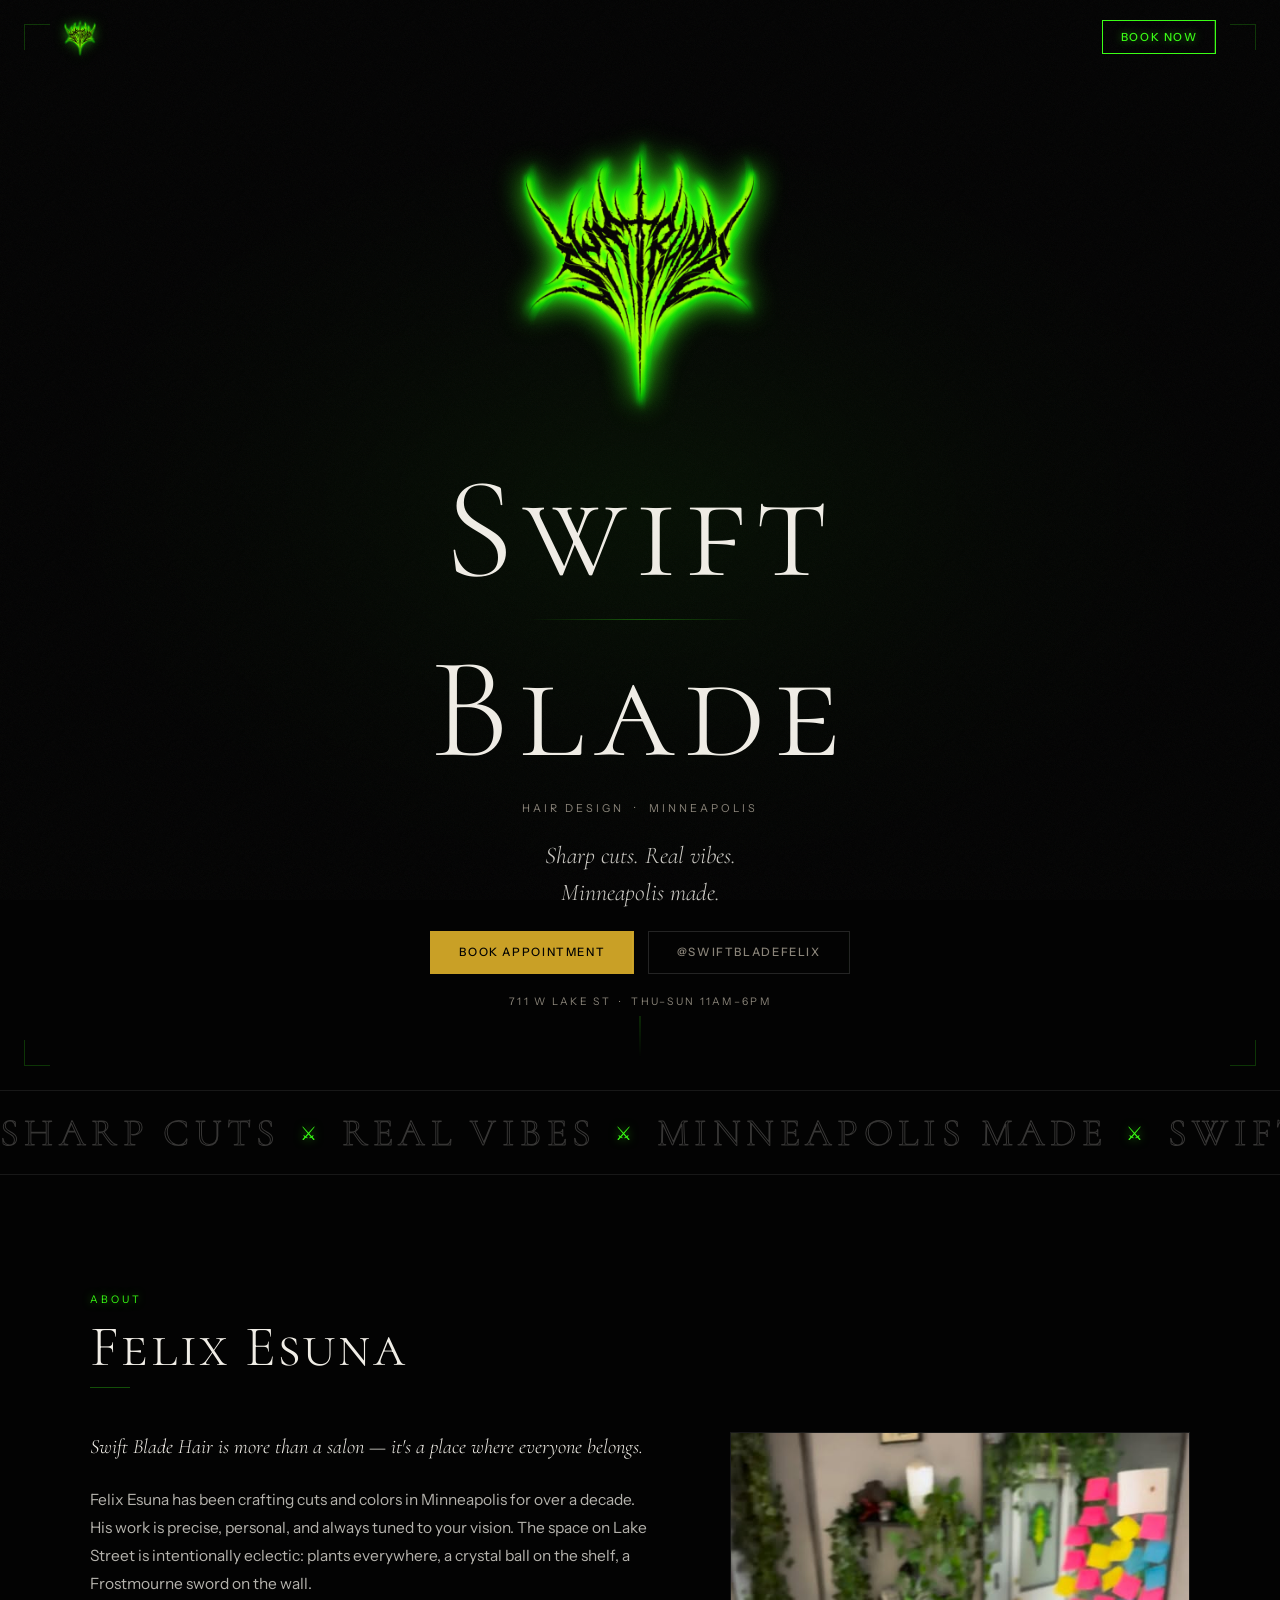
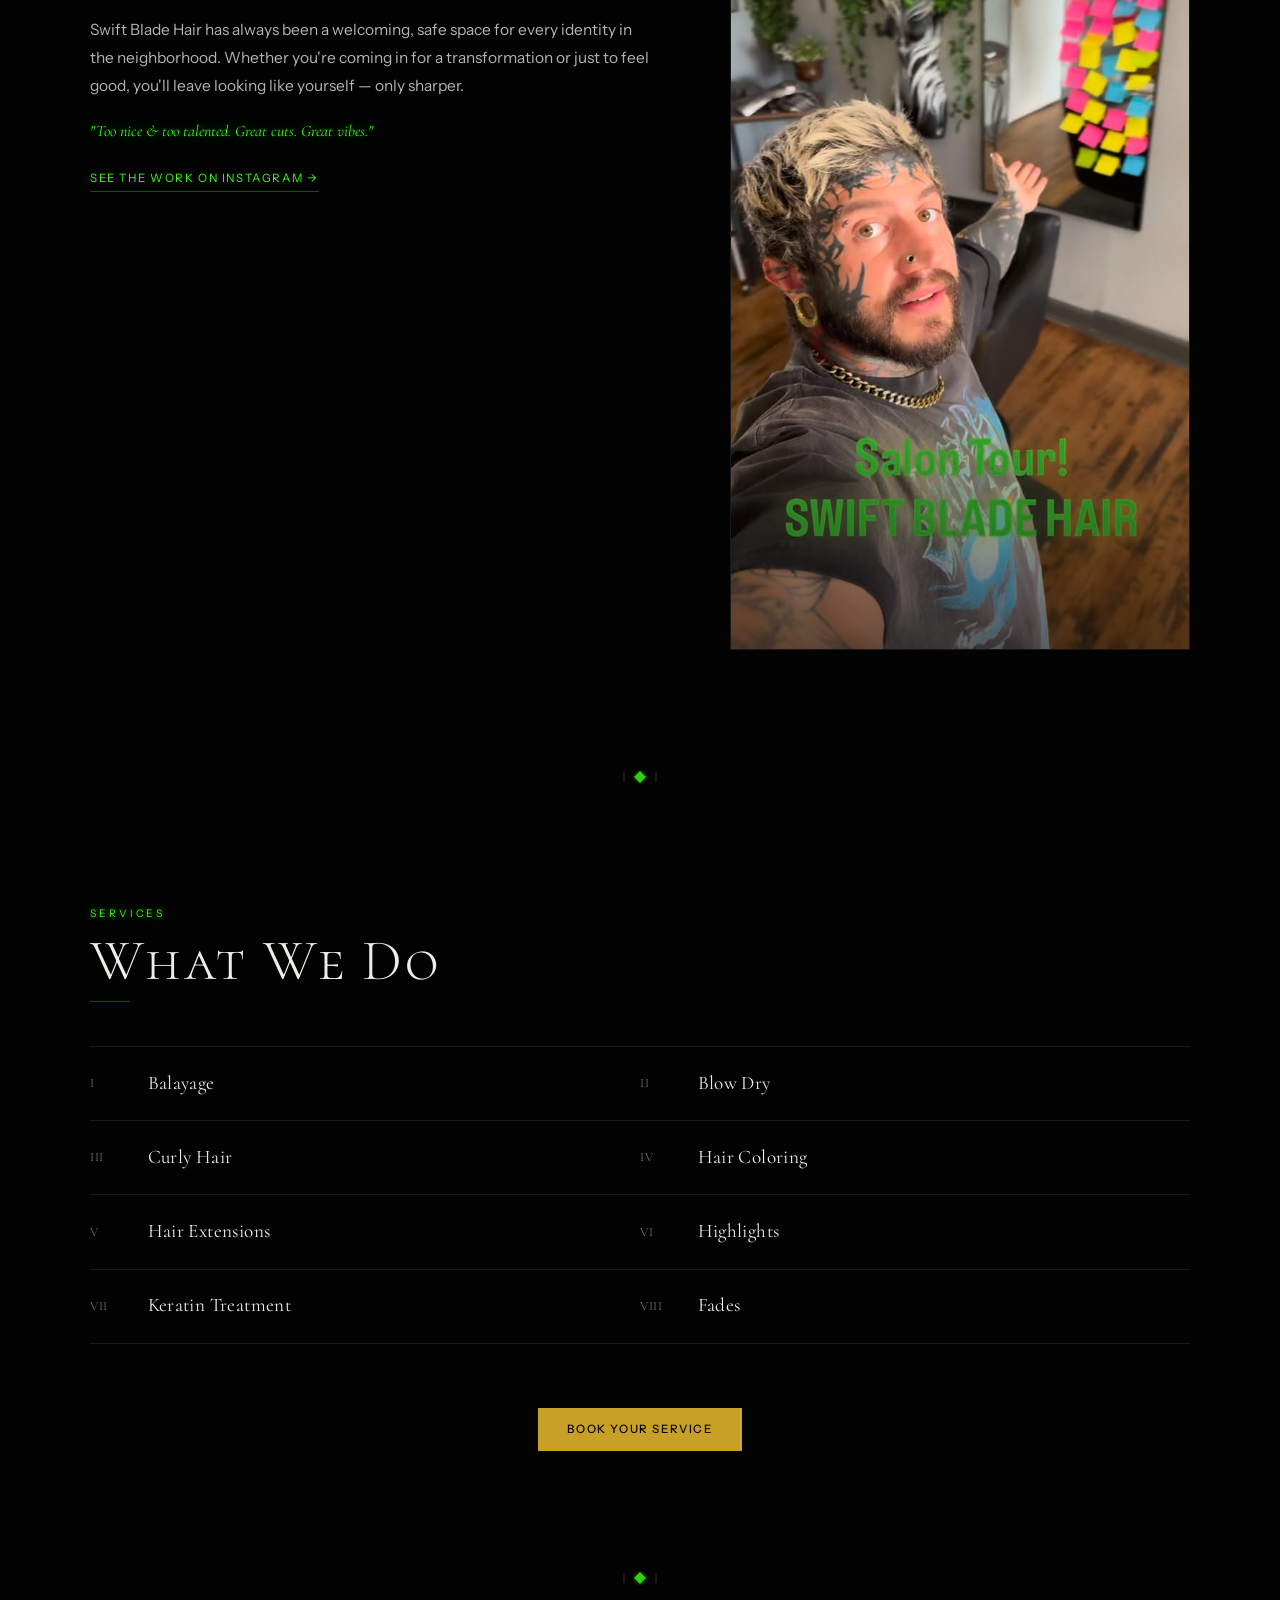
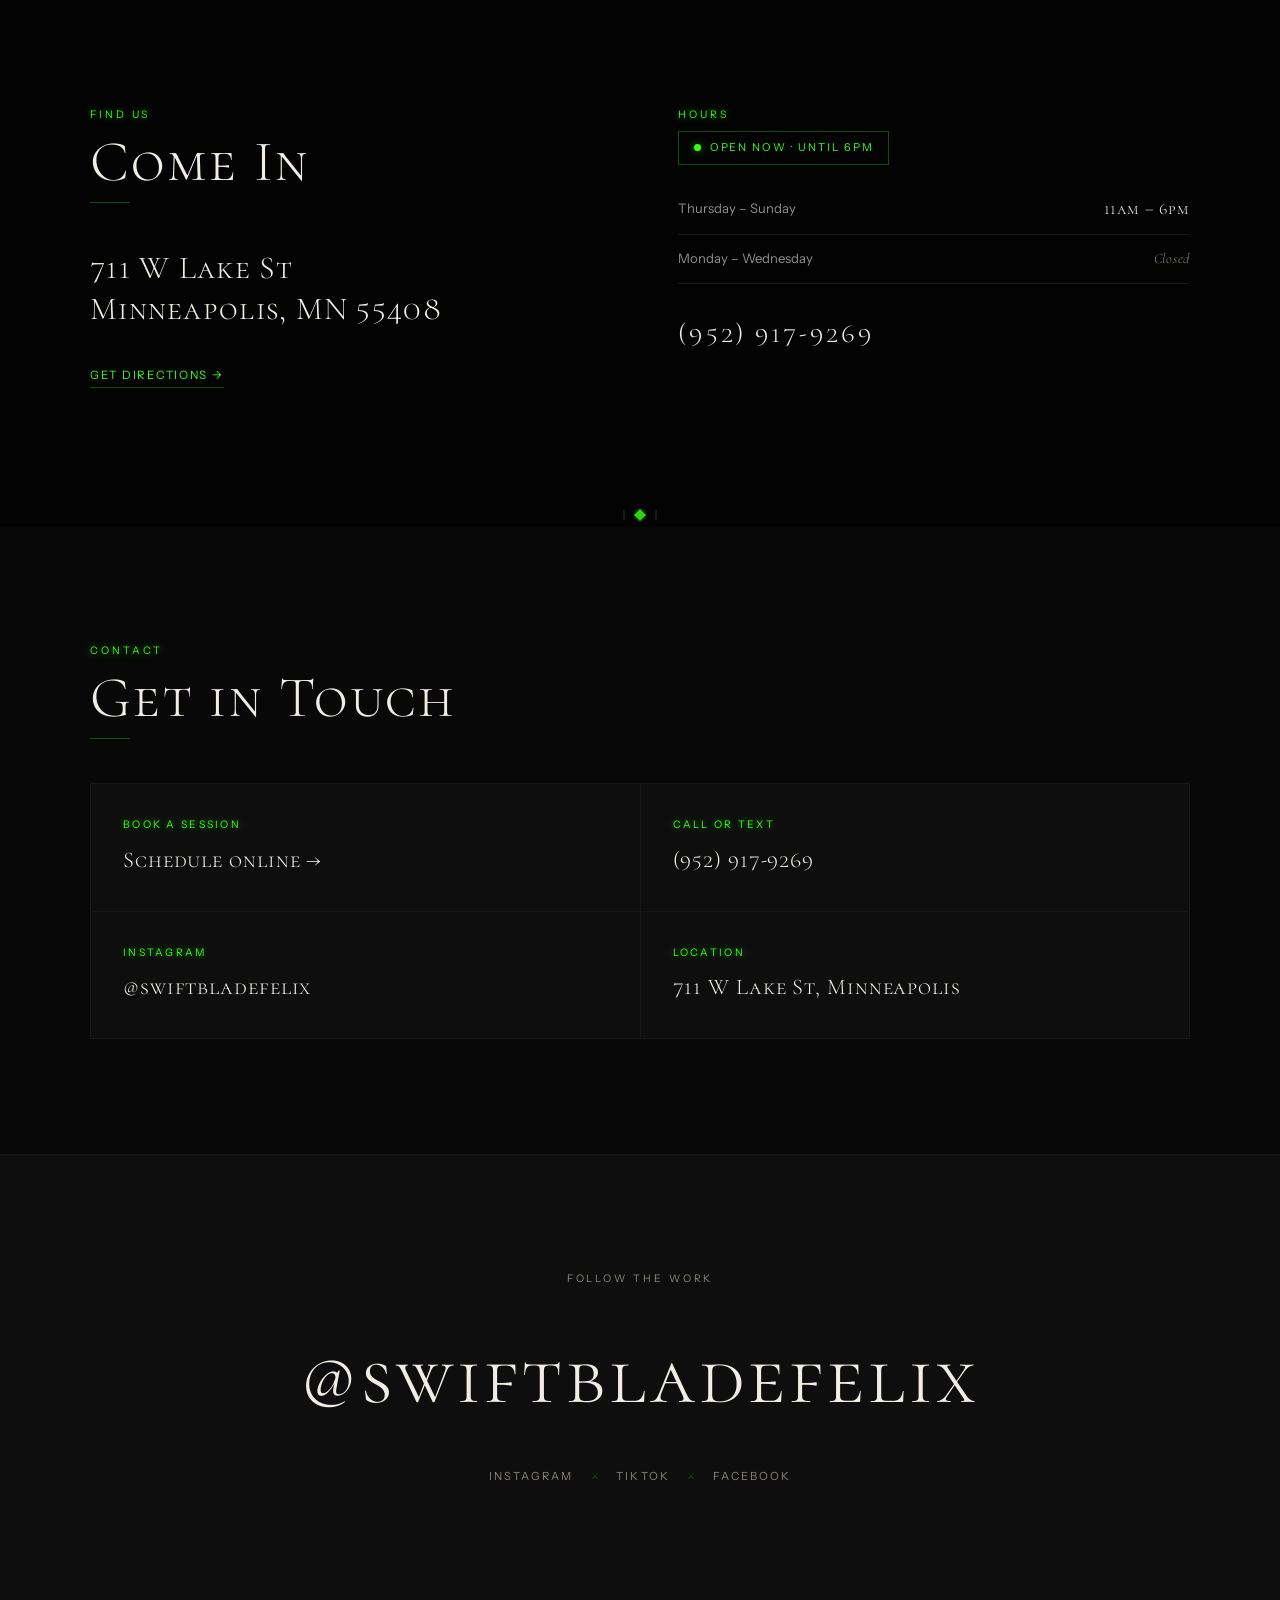
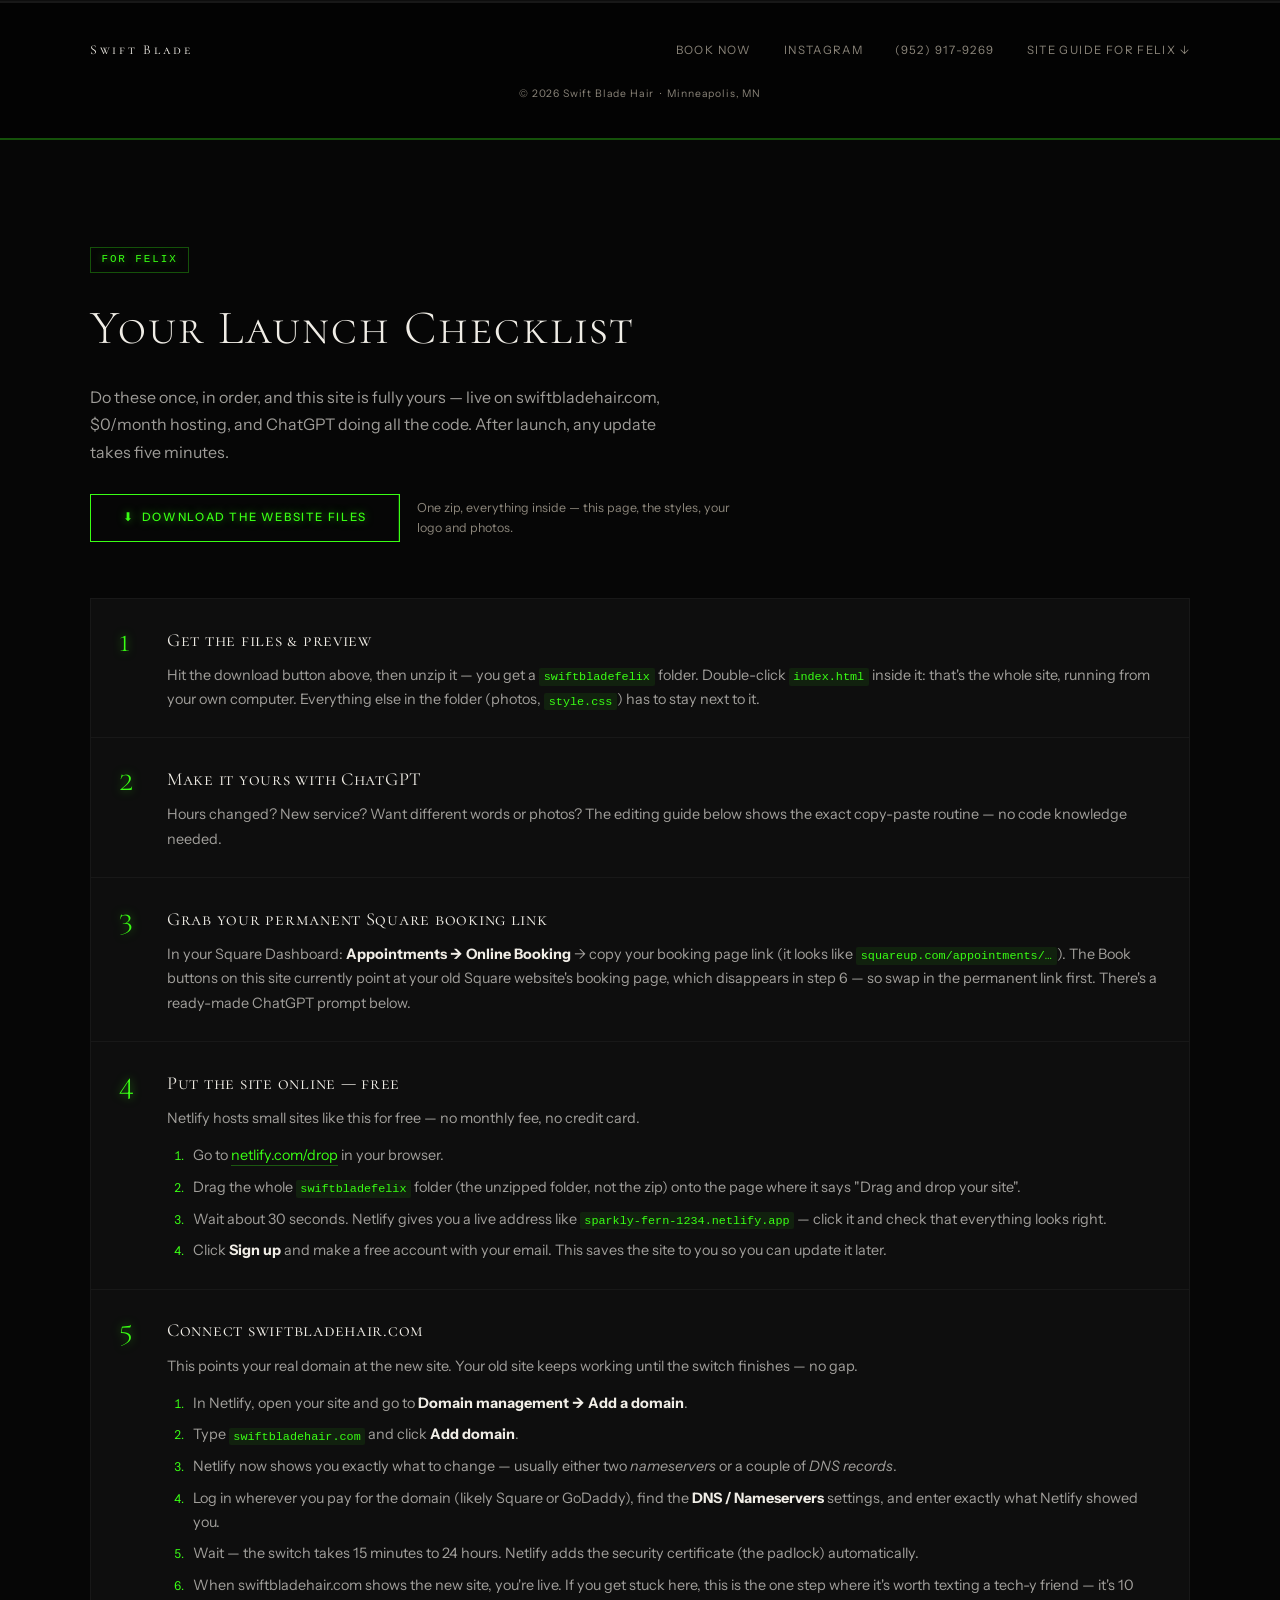
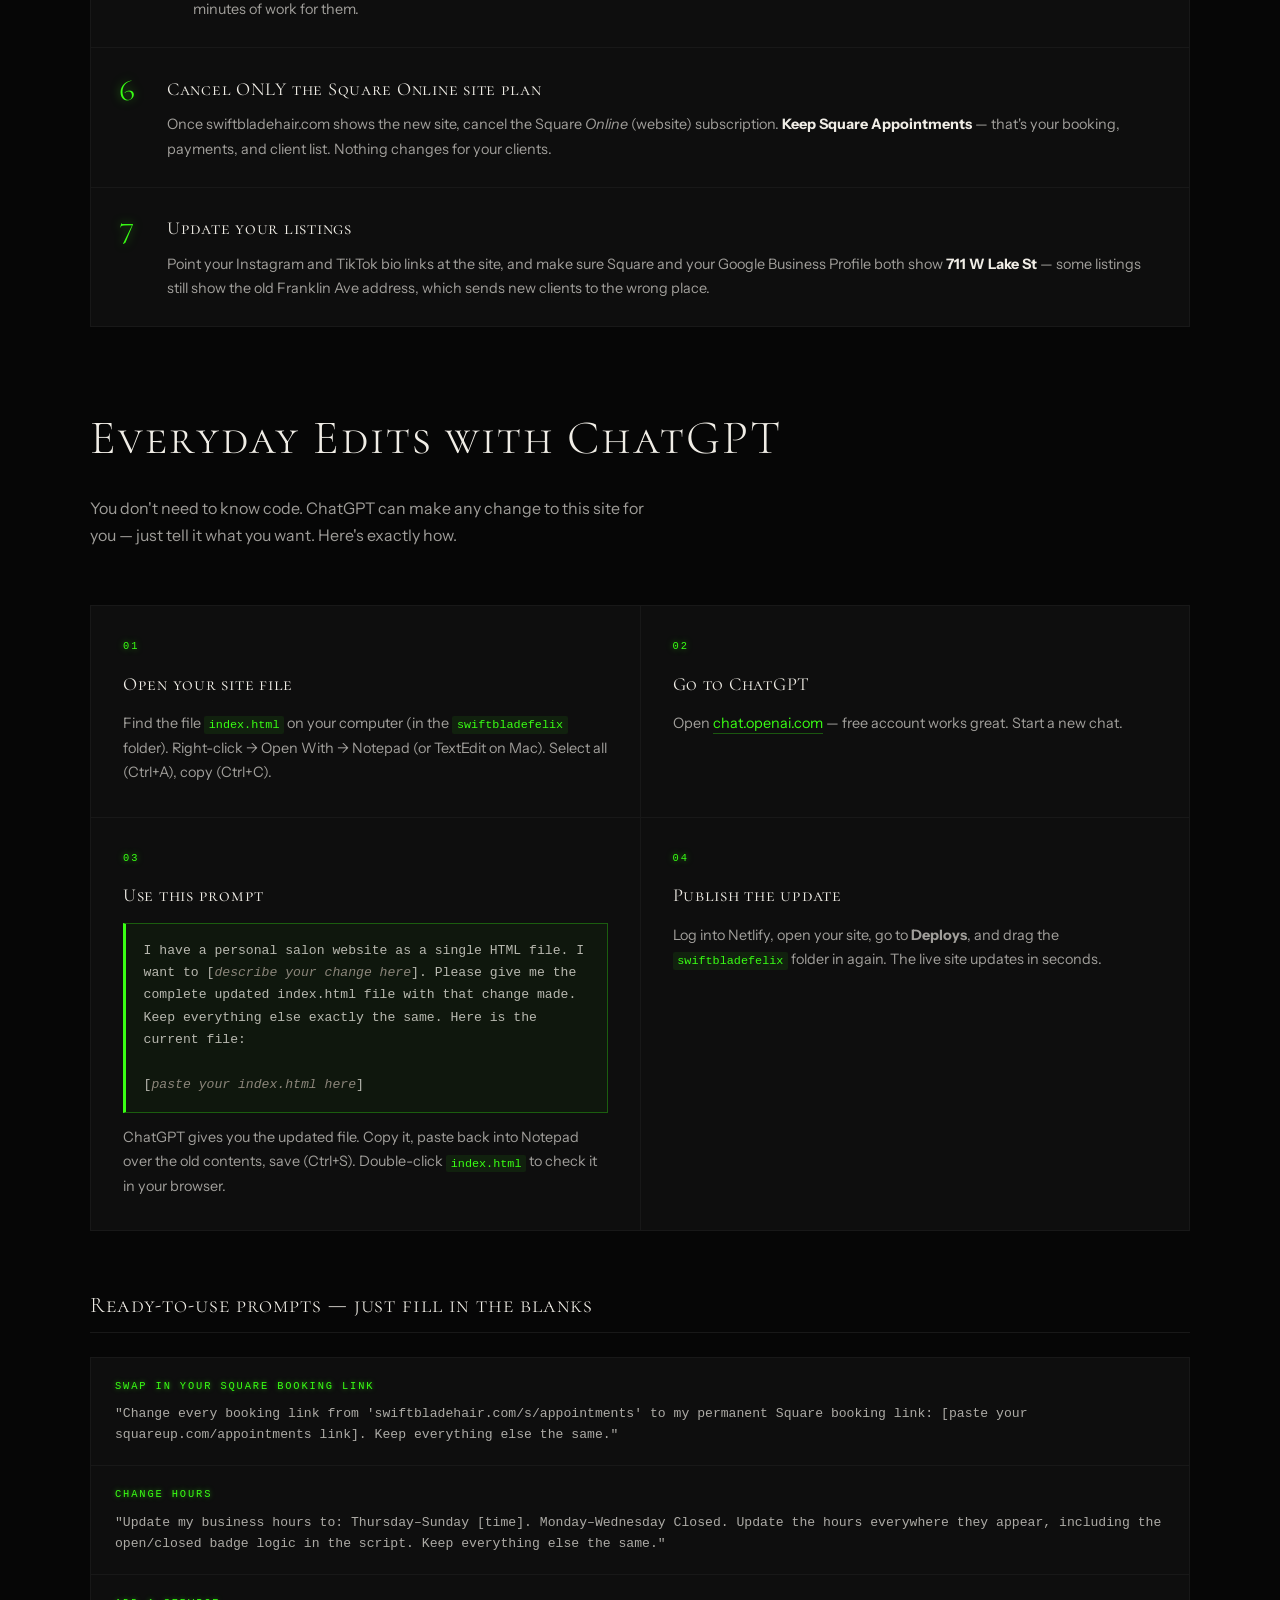
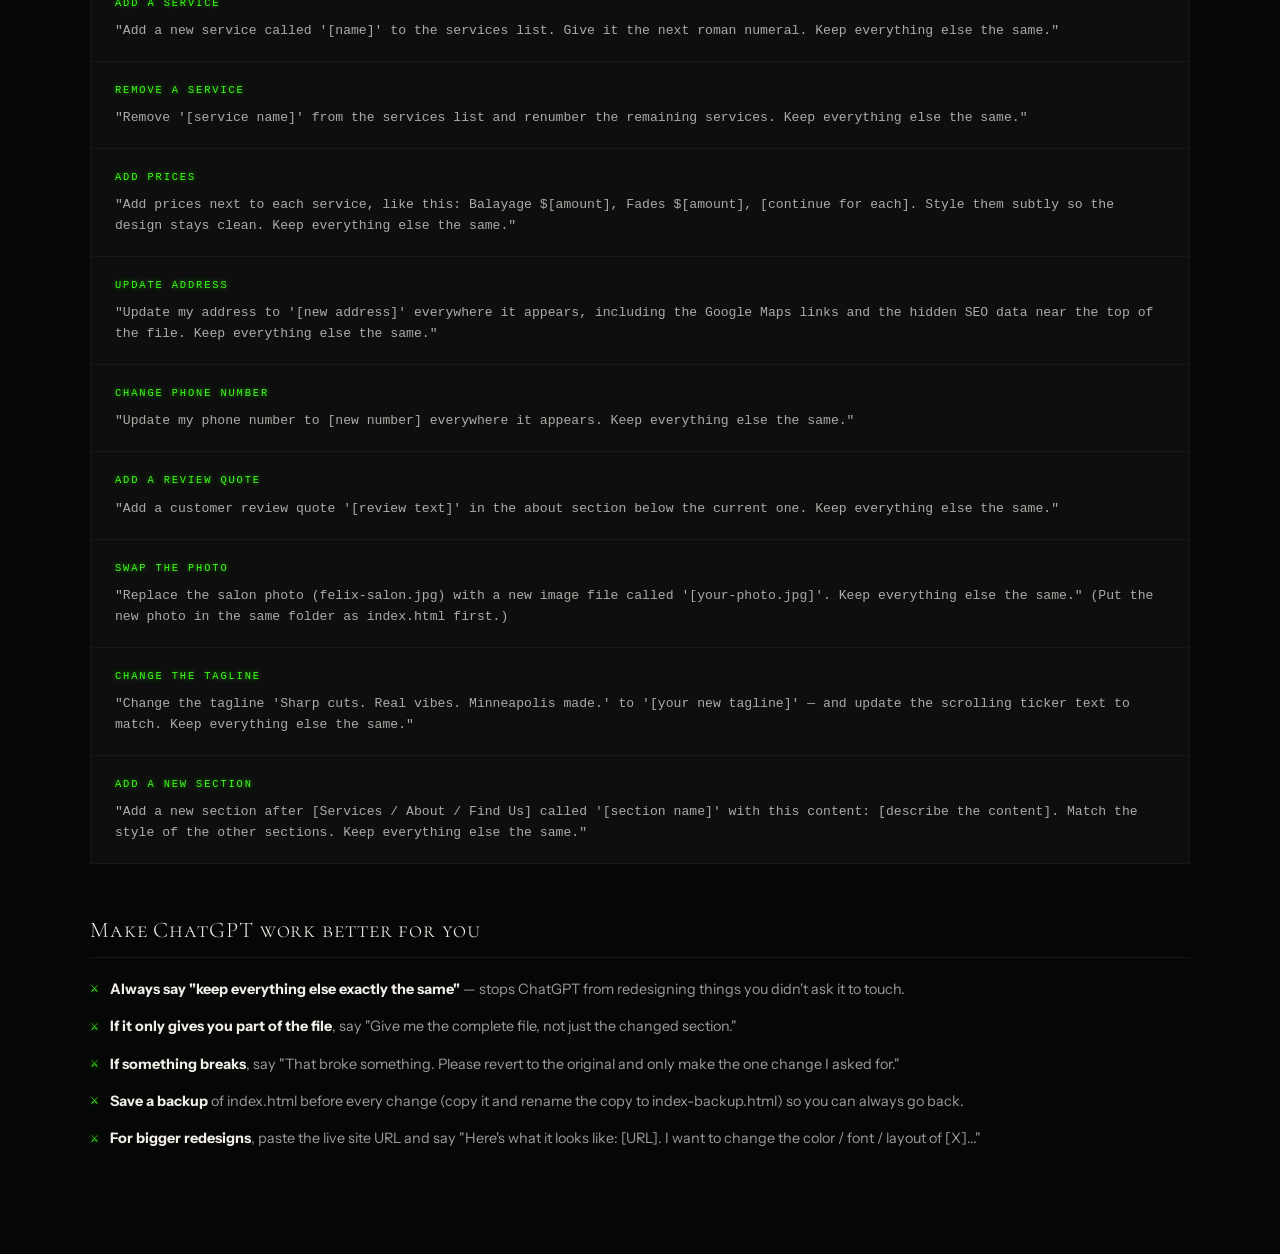
<file: swiftbladefelix/index.html>
<!DOCTYPE html>
<html lang="en">
<head>
  <meta charset="UTF-8">
  <meta name="viewport" content="width=device-width, initial-scale=1.0">
  <title>Swift Blade Hair — Minneapolis</title>
  <meta name="description" content="Sharp cuts. Real vibes. Minneapolis made. Swift Blade Hair by Felix Esuna — 711 W Lake St, Minneapolis. Thu–Sun 11am–6pm.">
  <meta property="og:title" content="Swift Blade Hair">
  <meta property="og:description" content="Sharp cuts. Real vibes. Minneapolis made.">
  <meta property="og:type" content="website">
  <meta property="og:url" content="https://duttonbrown.github.io/tb-pages/swiftbladefelix/">
  <meta property="og:image" content="https://duttonbrown.github.io/tb-pages/swiftbladefelix/logo.png">
  <meta name="twitter:card" content="summary">
  <meta name="theme-color" content="#030303">

  <link rel="icon" type="image/png" href="favicon.png">
  <link rel="apple-touch-icon" href="apple-touch-icon.png">

  <!-- Google Fonts: Cormorant SC · Cormorant · Instrument Sans -->
  <link rel="preconnect" href="https://fonts.googleapis.com">
  <link rel="preconnect" href="https://fonts.gstatic.com" crossorigin>
  <link href="https://fonts.googleapis.com/css2?family=Cormorant+SC:wght@300;400;600&family=Cormorant:ital,wght@0,300;0,400;1,300;1,400&family=Instrument+Sans:ital,wght@0,400;0,500;1,400&display=swap" rel="stylesheet">

  <link rel="stylesheet" href="style.css">

  <!-- Helps Google show Swift Blade in local search results -->
  <script type="application/ld+json">
  {
    "@context": "https://schema.org",
    "@type": "HairSalon",
    "name": "Swift Blade Hair",
    "description": "Sharp cuts. Real vibes. Minneapolis made. Cuts, color, extensions, and fades by Felix Esuna.",
    "url": "https://www.swiftbladehair.com",
    "telephone": "+19529179269",
    "image": "https://duttonbrown.github.io/tb-pages/swiftbladefelix/logo.png",
    "address": {
      "@type": "PostalAddress",
      "streetAddress": "711 W Lake St",
      "addressLocality": "Minneapolis",
      "addressRegion": "MN",
      "postalCode": "55408",
      "addressCountry": "US"
    },
    "openingHoursSpecification": [{
      "@type": "OpeningHoursSpecification",
      "dayOfWeek": ["Thursday", "Friday", "Saturday", "Sunday"],
      "opens": "11:00",
      "closes": "18:00"
    }],
    "sameAs": [
      "https://www.instagram.com/swiftbladefelix/",
      "https://www.tiktok.com/@swiftbladefelix",
      "https://www.facebook.com/Swiftblade-Hair-103733402083191/"
    ]
  }
  </script>
</head>
<body>

  <!-- Film grain -->
  <div class="grain" aria-hidden="true"></div>

  <!-- ─── Navigation ─── -->
  <nav class="nav" id="nav">
    <a href="#top" class="nav-logo">
      <img src="logo.png" alt="Swift Blade Hair" class="nav-logo-img" width="556" height="720">
    </a>
    <a href="https://www.swiftbladehair.com/s/appointments" target="_blank" rel="noopener noreferrer" class="btn btn-nav">Book Now</a>
  </nav>

  <!-- ─── Hero ─── -->
  <section class="hero" id="top">

    <div class="hero-frame" aria-hidden="true">
      <span class="frame-corner frame-tl"></span>
      <span class="frame-corner frame-tr"></span>
      <span class="frame-corner frame-bl"></span>
      <span class="frame-corner frame-br"></span>
    </div>

    <div class="hero-inner">

      <!-- His actual logo — the brand centerpiece -->
      <div class="hero-logo-wrap">
        <img src="logo.png" alt="Swift Blade" class="hero-logo" width="556" height="720" fetchpriority="high">
      </div>

      <h1 class="hero-title">
        <span class="hero-word">Swift</span>
        <span class="hero-rule" aria-hidden="true"></span>
        <span class="hero-word">Blade</span>
      </h1>

      <p class="hero-sub">Hair Design &nbsp;·&nbsp; Minneapolis</p>

      <p class="hero-tagline">Sharp cuts. Real vibes.<br>Minneapolis made.</p>

      <div class="hero-ctas">
        <a href="https://www.swiftbladehair.com/s/appointments" target="_blank" rel="noopener noreferrer" class="btn btn-primary">Book Appointment</a>
        <a href="https://www.instagram.com/swiftbladefelix/" target="_blank" rel="noopener noreferrer" class="btn btn-ghost">@swiftbladefelix</a>
      </div>

      <p class="hero-location">711 W Lake St &nbsp;·&nbsp; Thu–Sun 11am–6pm</p>
    </div>

    <div class="hero-scroll" aria-hidden="true">
      <span class="scroll-line"></span>
    </div>

  </section>

  <!-- ─── Blade ticker ─── -->
  <div class="ticker" aria-hidden="true">
    <div class="ticker-track">
      <span class="ticker-seq">Sharp cuts<i class="tick-sword">⚔</i>Real vibes<i class="tick-sword">⚔</i>Minneapolis made<i class="tick-sword">⚔</i>Swift Blade Hair<i class="tick-sword">⚔</i></span>
      <span class="ticker-seq">Sharp cuts<i class="tick-sword">⚔</i>Real vibes<i class="tick-sword">⚔</i>Minneapolis made<i class="tick-sword">⚔</i>Swift Blade Hair<i class="tick-sword">⚔</i></span>
    </div>
  </div>

  <!-- ─── About ─── -->
  <section class="section" id="about">
    <div class="section-inner">

      <div class="reveal">
        <span class="section-label">About</span>
        <h2 class="section-heading">Felix Esuna</h2>
      </div>

      <div class="about-grid reveal" style="--delay: 0.12s">

        <div class="about-text">
          <p class="about-lead">Swift Blade Hair is more than a salon — it's a place where everyone belongs.</p>
          <p>Felix Esuna has been crafting cuts and colors in Minneapolis for over a decade. His work is precise, personal, and always tuned to your vision. The space on Lake Street is intentionally eclectic: plants everywhere, a crystal ball on the shelf, a Frostmourne sword on the wall.</p>
          <p>Swift Blade Hair has always been a welcoming, safe space for every identity in the neighborhood. Whether you're coming in for a transformation or just to feel good, you'll leave looking like yourself — only sharper.</p>
          <p class="about-quote">"Too nice &amp; too talented. Great cuts. Great vibes."</p>
          <a href="https://www.instagram.com/swiftbladefelix/" target="_blank" rel="noopener noreferrer" class="about-link">See the work on Instagram →</a>
        </div>

        <div class="about-photo-wrap">
          <img src="felix-salon.jpg" alt="Inside the Swift Blade Hair salon" class="about-photo" width="640" height="1136" loading="lazy" decoding="async">
        </div>

      </div>
    </div>
  </section>

  <!-- Blade divider -->
  <div class="blade-divider" aria-hidden="true">
    <svg width="260" height="16" viewBox="0 0 260 16" fill="none">
      <defs>
        <linearGradient id="bladeL" x1="0" y1="0" x2="1" y2="0">
          <stop offset="0" stop-color="#2e2e2e" stop-opacity="0"/>
          <stop offset="1" stop-color="#2e2e2e"/>
        </linearGradient>
        <linearGradient id="bladeR" x1="1" y1="0" x2="0" y2="0">
          <stop offset="0" stop-color="#2e2e2e" stop-opacity="0"/>
          <stop offset="1" stop-color="#2e2e2e"/>
        </linearGradient>
      </defs>
      <line x1="6" y1="8" x2="106" y2="8" stroke="url(#bladeL)" stroke-width="1"/>
      <line x1="114" y1="3" x2="114" y2="13" stroke="#2e2e2e" stroke-width="1"/>
      <circle cx="130" cy="8" r="7" fill="#39FF14" opacity="0.12"/>
      <polygon points="130,2 136,8 130,14 124,8" fill="#39FF14" opacity="0.8"/>
      <line x1="146" y1="3" x2="146" y2="13" stroke="#2e2e2e" stroke-width="1"/>
      <line x1="154" y1="8" x2="254" y2="8" stroke="url(#bladeR)" stroke-width="1"/>
    </svg>
  </div>

  <!-- ─── Services ─── -->
  <section class="section" id="services">
    <div class="section-inner">

      <div class="reveal">
        <span class="section-label">Services</span>
        <h2 class="section-heading">What We Do</h2>
      </div>

      <ol class="services-grid">
        <li class="service-item reveal" style="--delay: 0.04s"><span class="service-num">I</span><span class="service-name">Balayage</span></li>
        <li class="service-item reveal" style="--delay: 0.08s"><span class="service-num">II</span><span class="service-name">Blow Dry</span></li>
        <li class="service-item reveal" style="--delay: 0.12s"><span class="service-num">III</span><span class="service-name">Curly Hair</span></li>
        <li class="service-item reveal" style="--delay: 0.16s"><span class="service-num">IV</span><span class="service-name">Hair Coloring</span></li>
        <li class="service-item reveal" style="--delay: 0.20s"><span class="service-num">V</span><span class="service-name">Hair Extensions</span></li>
        <li class="service-item reveal" style="--delay: 0.24s"><span class="service-num">VI</span><span class="service-name">Highlights</span></li>
        <li class="service-item reveal" style="--delay: 0.28s"><span class="service-num">VII</span><span class="service-name">Keratin Treatment</span></li>
        <li class="service-item reveal" style="--delay: 0.32s"><span class="service-num">VIII</span><span class="service-name">Fades</span></li>
      </ol>

      <div class="services-cta reveal" style="--delay: 0.36s">
        <a href="https://www.swiftbladehair.com/s/appointments" target="_blank" rel="noopener noreferrer" class="btn btn-primary">Book Your Service</a>
      </div>

    </div>
  </section>

  <!-- Blade divider -->
  <div class="blade-divider" aria-hidden="true">
    <svg width="260" height="16" viewBox="0 0 260 16" fill="none">
      <line x1="6" y1="8" x2="106" y2="8" stroke="url(#bladeL)" stroke-width="1"/>
      <line x1="114" y1="3" x2="114" y2="13" stroke="#2e2e2e" stroke-width="1"/>
      <circle cx="130" cy="8" r="7" fill="#39FF14" opacity="0.12"/>
      <polygon points="130,2 136,8 130,14 124,8" fill="#39FF14" opacity="0.8"/>
      <line x1="146" y1="3" x2="146" y2="13" stroke="#2e2e2e" stroke-width="1"/>
      <line x1="154" y1="8" x2="254" y2="8" stroke="url(#bladeR)" stroke-width="1"/>
    </svg>
  </div>

  <!-- ─── Find Us ─── -->
  <section class="section" id="find-us">
    <div class="section-inner">
      <div class="find-grid">

        <div class="reveal">
          <span class="section-label">Find Us</span>
          <h2 class="section-heading">Come In</h2>
          <div class="address-lines">
            <span class="address-line">711 W Lake St</span>
            <span class="address-line">Minneapolis, MN 55408</span>
          </div>
          <a href="https://maps.google.com/?q=711+W+Lake+St+Minneapolis+MN+55408" target="_blank" rel="noopener noreferrer" class="directions-link">Get Directions →</a>
        </div>

        <div class="reveal" style="--delay: 0.14s">
          <span class="section-label">Hours</span>
          <p class="open-status" id="open-status" hidden><span class="status-dot" aria-hidden="true"></span><span class="status-text"></span></p>
          <div class="hours-table">
            <div class="hours-row">
              <span class="hours-day">Thursday – Sunday</span>
              <span class="hours-time">11am – 6pm</span>
            </div>
            <div class="hours-row">
              <span class="hours-day">Monday – Wednesday</span>
              <span class="hours-time closed">Closed</span>
            </div>
          </div>
          <a href="tel:+19529179269" class="phone-link">(952) 917-9269</a>
        </div>

      </div>
    </div>
  </section>

  <!-- Blade divider -->
  <div class="blade-divider" aria-hidden="true">
    <svg width="260" height="16" viewBox="0 0 260 16" fill="none">
      <line x1="6" y1="8" x2="106" y2="8" stroke="url(#bladeL)" stroke-width="1"/>
      <line x1="114" y1="3" x2="114" y2="13" stroke="#2e2e2e" stroke-width="1"/>
      <circle cx="130" cy="8" r="7" fill="#39FF14" opacity="0.12"/>
      <polygon points="130,2 136,8 130,14 124,8" fill="#39FF14" opacity="0.8"/>
      <line x1="146" y1="3" x2="146" y2="13" stroke="#2e2e2e" stroke-width="1"/>
      <line x1="154" y1="8" x2="254" y2="8" stroke="url(#bladeR)" stroke-width="1"/>
    </svg>
  </div>

  <!-- ─── Contact ─── -->
  <section class="section contact" id="contact">
    <div class="section-inner">

      <div class="reveal">
        <span class="section-label">Contact</span>
        <h2 class="section-heading">Get in Touch</h2>
      </div>

      <div class="contact-grid">
        <a href="https://www.swiftbladehair.com/s/appointments" target="_blank" rel="noopener noreferrer" class="contact-card reveal" style="--delay: 0.06s">
          <span class="contact-card-label">Book a Session</span>
          <span class="contact-card-value">Schedule online →</span>
        </a>
        <a href="tel:+19529179269" class="contact-card reveal" style="--delay: 0.12s">
          <span class="contact-card-label">Call or Text</span>
          <span class="contact-card-value">(952) 917-9269</span>
        </a>
        <a href="https://www.instagram.com/swiftbladefelix/" target="_blank" rel="noopener noreferrer" class="contact-card reveal" style="--delay: 0.18s">
          <span class="contact-card-label">Instagram</span>
          <span class="contact-card-value">@swiftbladefelix</span>
        </a>
        <a href="https://maps.google.com/?q=711+W+Lake+St+Minneapolis+MN+55408" target="_blank" rel="noopener noreferrer" class="contact-card reveal" style="--delay: 0.24s">
          <span class="contact-card-label">Location</span>
          <span class="contact-card-value">711 W Lake St, Minneapolis</span>
        </a>
      </div>

    </div>
  </section>

  <!-- ─── Follow ─── -->
  <section class="section follow" id="follow">
    <div class="follow-inner reveal">
      <p class="follow-eyebrow">Follow the work</p>
      <a href="https://www.instagram.com/swiftbladefelix/" target="_blank" rel="noopener noreferrer" class="follow-handle">@swiftbladefelix</a>
      <nav class="socials">
        <a href="https://www.instagram.com/swiftbladefelix/" target="_blank" rel="noopener noreferrer" class="social-link">Instagram</a>
        <span class="social-sep" aria-hidden="true">⚔</span>
        <a href="https://www.tiktok.com/@swiftbladefelix" target="_blank" rel="noopener noreferrer" class="social-link">TikTok</a>
        <span class="social-sep" aria-hidden="true">⚔</span>
        <a href="https://www.facebook.com/Swiftblade-Hair-103733402083191/" target="_blank" rel="noopener noreferrer" class="social-link">Facebook</a>
      </nav>
    </div>
  </section>

  <!-- ─── Footer ─── -->
  <footer class="footer">
    <div class="footer-inner">
      <div class="footer-logo">Swift Blade</div>
      <nav class="footer-links">
        <a href="https://www.swiftbladehair.com/s/appointments" target="_blank" rel="noopener noreferrer">Book Now</a>
        <a href="https://www.instagram.com/swiftbladefelix/" target="_blank" rel="noopener noreferrer">Instagram</a>
        <a href="tel:+19529179269">(952) 917-9269</a>
        <a href="#for-felix">Site Guide for Felix ↓</a>
      </nav>
      <p class="footer-copy">© 2026 Swift Blade Hair &nbsp;·&nbsp; Minneapolis, MN</p>
    </div>
  </footer>

  <!-- ─── Guide for Felix ─── -->
  <section class="chatgpt-guide" id="for-felix">
    <div class="guide-inner">

      <div class="guide-header">
        <span class="guide-tag">For Felix</span>
        <h2 class="guide-title">Your Launch Checklist</h2>
        <p class="guide-intro">Do these once, in order, and this site is fully yours — live on swiftbladehair.com, $0/month hosting, and ChatGPT doing all the code. After launch, any update takes five minutes.</p>
        <div class="guide-download">
          <a href="https://duttonbrown.github.io/tb-pages/swiftbladefelix/swiftbladefelix-site.zip" download class="btn btn-download">⬇&nbsp; Download the Website Files</a>
          <span class="download-note">One zip, everything inside — this page, the styles, your logo and photos.</span>
        </div>
      </div>

      <ol class="launch-list">
        <li class="launch-item">
          <span class="launch-num">1</span>
          <div>
            <h3 class="launch-title">Get the files &amp; preview</h3>
            <p class="launch-body">Hit the download button above, then unzip it — you get a <code>swiftbladefelix</code> folder. Double-click <code>index.html</code> inside it: that's the whole site, running from your own computer. Everything else in the folder (photos, <code>style.css</code>) has to stay next to it.</p>
          </div>
        </li>
        <li class="launch-item">
          <span class="launch-num">2</span>
          <div>
            <h3 class="launch-title">Make it yours with ChatGPT</h3>
            <p class="launch-body">Hours changed? New service? Want different words or photos? The editing guide below shows the exact copy-paste routine — no code knowledge needed.</p>
          </div>
        </li>
        <li class="launch-item">
          <span class="launch-num">3</span>
          <div>
            <h3 class="launch-title">Grab your permanent Square booking link</h3>
            <p class="launch-body">In your Square Dashboard: <strong>Appointments → Online Booking</strong> → copy your booking page link (it looks like <code>squareup.com/appointments/…</code>). The Book buttons on this site currently point at your old Square website's booking page, which disappears in step 6 — so swap in the permanent link first. There's a ready-made ChatGPT prompt below.</p>
          </div>
        </li>
        <li class="launch-item">
          <span class="launch-num">4</span>
          <div>
            <h3 class="launch-title">Put the site online — free</h3>
            <p class="launch-body">Netlify hosts small sites like this for free — no monthly fee, no credit card.</p>
            <ol class="substeps">
              <li>Go to <a href="https://netlify.com/drop" target="_blank" rel="noopener">netlify.com/drop</a> in your browser.</li>
              <li>Drag the whole <code>swiftbladefelix</code> folder (the unzipped folder, not the zip) onto the page where it says "Drag and drop your site".</li>
              <li>Wait about 30 seconds. Netlify gives you a live address like <code>sparkly-fern-1234.netlify.app</code> — click it and check that everything looks right.</li>
              <li>Click <strong>Sign up</strong> and make a free account with your email. This saves the site to you so you can update it later.</li>
            </ol>
          </div>
        </li>
        <li class="launch-item">
          <span class="launch-num">5</span>
          <div>
            <h3 class="launch-title">Connect swiftbladehair.com</h3>
            <p class="launch-body">This points your real domain at the new site. Your old site keeps working until the switch finishes — no gap.</p>
            <ol class="substeps">
              <li>In Netlify, open your site and go to <strong>Domain management → Add a domain</strong>.</li>
              <li>Type <code>swiftbladehair.com</code> and click <strong>Add domain</strong>.</li>
              <li>Netlify now shows you exactly what to change — usually either two <em>nameservers</em> or a couple of <em>DNS records</em>.</li>
              <li>Log in wherever you pay for the domain (likely Square or GoDaddy), find the <strong>DNS / Nameservers</strong> settings, and enter exactly what Netlify showed you.</li>
              <li>Wait — the switch takes 15 minutes to 24 hours. Netlify adds the security certificate (the padlock) automatically.</li>
              <li>When swiftbladehair.com shows the new site, you're live. If you get stuck here, this is the one step where it's worth texting a tech-y friend — it's 10 minutes of work for them.</li>
            </ol>
          </div>
        </li>
        <li class="launch-item">
          <span class="launch-num">6</span>
          <div>
            <h3 class="launch-title">Cancel ONLY the Square Online site plan</h3>
            <p class="launch-body">Once swiftbladehair.com shows the new site, cancel the Square <em>Online</em> (website) subscription. <strong>Keep Square Appointments</strong> — that's your booking, payments, and client list. Nothing changes for your clients.</p>
          </div>
        </li>
        <li class="launch-item">
          <span class="launch-num">7</span>
          <div>
            <h3 class="launch-title">Update your listings</h3>
            <p class="launch-body">Point your Instagram and TikTok bio links at the site, and make sure Square and your Google Business Profile both show <strong>711 W Lake St</strong> — some listings still show the old Franklin Ave address, which sends new clients to the wrong place.</p>
          </div>
        </li>
      </ol>

      <div class="guide-header">
        <h2 class="guide-title">Everyday Edits with ChatGPT</h2>
        <p class="guide-intro">You don't need to know code. ChatGPT can make any change to this site for you — just tell it what you want. Here's exactly how.</p>
      </div>

      <div class="guide-steps">

        <div class="guide-step">
          <span class="step-num">01</span>
          <h3 class="step-title">Open your site file</h3>
          <p class="step-body">Find the file <code>index.html</code> on your computer (in the <code>swiftbladefelix</code> folder). Right-click → Open With → Notepad (or TextEdit on Mac). Select all (Ctrl+A), copy (Ctrl+C).</p>
        </div>

        <div class="guide-step">
          <span class="step-num">02</span>
          <h3 class="step-title">Go to ChatGPT</h3>
          <p class="step-body">Open <a href="https://chat.openai.com" target="_blank" rel="noopener">chat.openai.com</a> — free account works great. Start a new chat.</p>
        </div>

        <div class="guide-step">
          <span class="step-num">03</span>
          <h3 class="step-title">Use this prompt</h3>
          <div class="prompt-block">I have a personal salon website as a single HTML file. I want to [<em>describe your change here</em>]. Please give me the complete updated index.html file with that change made. Keep everything else exactly the same. Here is the current file:<br><br>[<em>paste your index.html here</em>]</div>
          <p class="step-body">ChatGPT gives you the updated file. Copy it, paste back into Notepad over the old contents, save (Ctrl+S). Double-click <code>index.html</code> to check it in your browser.</p>
        </div>

        <div class="guide-step">
          <span class="step-num">04</span>
          <h3 class="step-title">Publish the update</h3>
          <p class="step-body">Log into Netlify, open your site, go to <strong>Deploys</strong>, and drag the <code>swiftbladefelix</code> folder in again. The live site updates in seconds.</p>
        </div>

      </div>

      <div class="guide-prompts">
        <h3 class="guide-prompts-title">Ready-to-use prompts — just fill in the blanks</h3>
        <ul class="prompt-list">
          <li class="prompt-item">
            <span class="prompt-label">Swap in your Square booking link</span>
            <div class="prompt-text">"Change every booking link from 'swiftbladehair.com/s/appointments' to my permanent Square booking link: [paste your squareup.com/appointments link]. Keep everything else the same."</div>
          </li>
          <li class="prompt-item">
            <span class="prompt-label">Change hours</span>
            <div class="prompt-text">"Update my business hours to: Thursday–Sunday [time]. Monday–Wednesday Closed. Update the hours everywhere they appear, including the open/closed badge logic in the script. Keep everything else the same."</div>
          </li>
          <li class="prompt-item">
            <span class="prompt-label">Add a service</span>
            <div class="prompt-text">"Add a new service called '[name]' to the services list. Give it the next roman numeral. Keep everything else the same."</div>
          </li>
          <li class="prompt-item">
            <span class="prompt-label">Remove a service</span>
            <div class="prompt-text">"Remove '[service name]' from the services list and renumber the remaining services. Keep everything else the same."</div>
          </li>
          <li class="prompt-item">
            <span class="prompt-label">Add prices</span>
            <div class="prompt-text">"Add prices next to each service, like this: Balayage $[amount], Fades $[amount], [continue for each]. Style them subtly so the design stays clean. Keep everything else the same."</div>
          </li>
          <li class="prompt-item">
            <span class="prompt-label">Update address</span>
            <div class="prompt-text">"Update my address to '[new address]' everywhere it appears, including the Google Maps links and the hidden SEO data near the top of the file. Keep everything else the same."</div>
          </li>
          <li class="prompt-item">
            <span class="prompt-label">Change phone number</span>
            <div class="prompt-text">"Update my phone number to [new number] everywhere it appears. Keep everything else the same."</div>
          </li>
          <li class="prompt-item">
            <span class="prompt-label">Add a review quote</span>
            <div class="prompt-text">"Add a customer review quote '[review text]' in the about section below the current one. Keep everything else the same."</div>
          </li>
          <li class="prompt-item">
            <span class="prompt-label">Swap the photo</span>
            <div class="prompt-text">"Replace the salon photo (felix-salon.jpg) with a new image file called '[your-photo.jpg]'. Keep everything else the same." (Put the new photo in the same folder as index.html first.)</div>
          </li>
          <li class="prompt-item">
            <span class="prompt-label">Change the tagline</span>
            <div class="prompt-text">"Change the tagline 'Sharp cuts. Real vibes. Minneapolis made.' to '[your new tagline]' — and update the scrolling ticker text to match. Keep everything else the same."</div>
          </li>
          <li class="prompt-item">
            <span class="prompt-label">Add a new section</span>
            <div class="prompt-text">"Add a new section after [Services / About / Find Us] called '[section name]' with this content: [describe the content]. Match the style of the other sections. Keep everything else the same."</div>
          </li>
        </ul>
      </div>

      <div class="guide-tips">
        <h3 class="guide-tips-title">Make ChatGPT work better for you</h3>
        <ul class="tips-list">
          <li><strong>Always say "keep everything else exactly the same"</strong> — stops ChatGPT from redesigning things you didn't ask it to touch.</li>
          <li><strong>If it only gives you part of the file</strong>, say "Give me the complete file, not just the changed section."</li>
          <li><strong>If something breaks</strong>, say "That broke something. Please revert to the original and only make the one change I asked for."</li>
          <li><strong>Save a backup</strong> of index.html before every change (copy it and rename the copy to index-backup.html) so you can always go back.</li>
          <li><strong>For bigger redesigns</strong>, paste the live site URL and say "Here's what it looks like: [URL]. I want to change the color / font / layout of [X]..."</li>
        </ul>
      </div>

    </div>
  </section>

  <!-- ─── Scripts ─── -->
  <script>
    // Nav scroll effect
    const nav = document.getElementById('nav');
    const onScroll = () => nav.classList.toggle('scrolled', window.scrollY > 60);
    window.addEventListener('scroll', onScroll, { passive: true });
    onScroll();

    // Scroll reveal
    const observer = new IntersectionObserver(
      (entries) => {
        entries.forEach((entry) => {
          if (entry.isIntersecting) {
            const delay = entry.target.style.getPropertyValue('--delay') || '0s';
            entry.target.style.transitionDelay = delay;
            entry.target.classList.add('visible');
            observer.unobserve(entry.target);
          }
        });
      },
      { threshold: 0.1, rootMargin: '0px 0px -48px 0px' }
    );
    document.querySelectorAll('.reveal').forEach((el) => observer.observe(el));

    // Open/closed badge — hours: Thu–Sun 11am–6pm, Minneapolis time
    try {
      const mpls = new Date(new Date().toLocaleString('en-US', { timeZone: 'America/Chicago' }));
      const day = mpls.getDay(); // 0 = Sunday … 6 = Saturday
      const hour = mpls.getHours() + mpls.getMinutes() / 60;
      const isOpenDay = day === 0 || day >= 4; // Sun, Thu, Fri, Sat
      const isOpen = isOpenDay && hour >= 11 && hour < 18;
      let text;
      if (isOpen) text = 'Open now · until 6pm';
      else if (isOpenDay && hour < 11) text = 'Closed · opens today at 11am';
      else if (day >= 4 && day <= 6) text = 'Closed · opens tomorrow at 11am';
      else text = 'Closed · opens Thursday at 11am';
      const chip = document.getElementById('open-status');
      chip.querySelector('.status-text').textContent = text;
      chip.classList.add(isOpen ? 'is-open' : 'is-closed');
      chip.hidden = false;
    } catch (e) { /* no badge if anything fails — hours table still shows */ }
  </script>

</body>
</html>
</file>
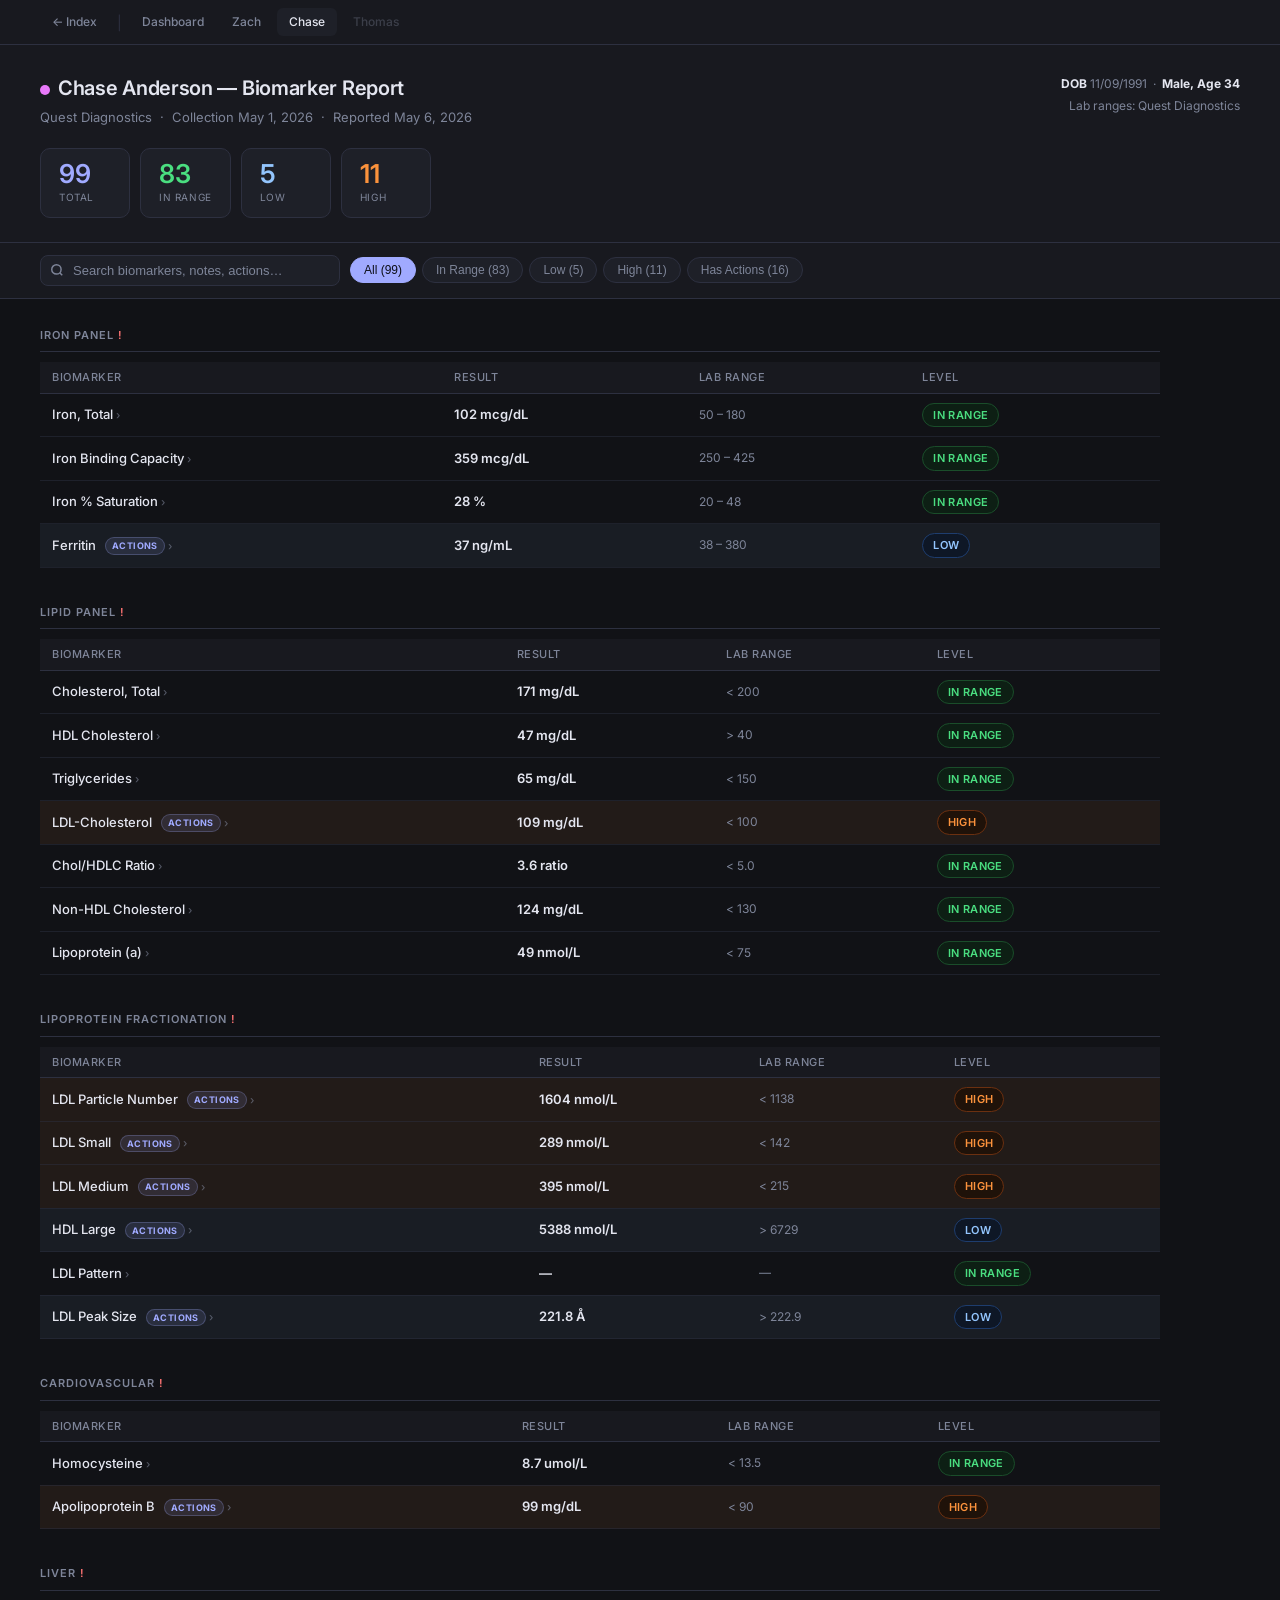
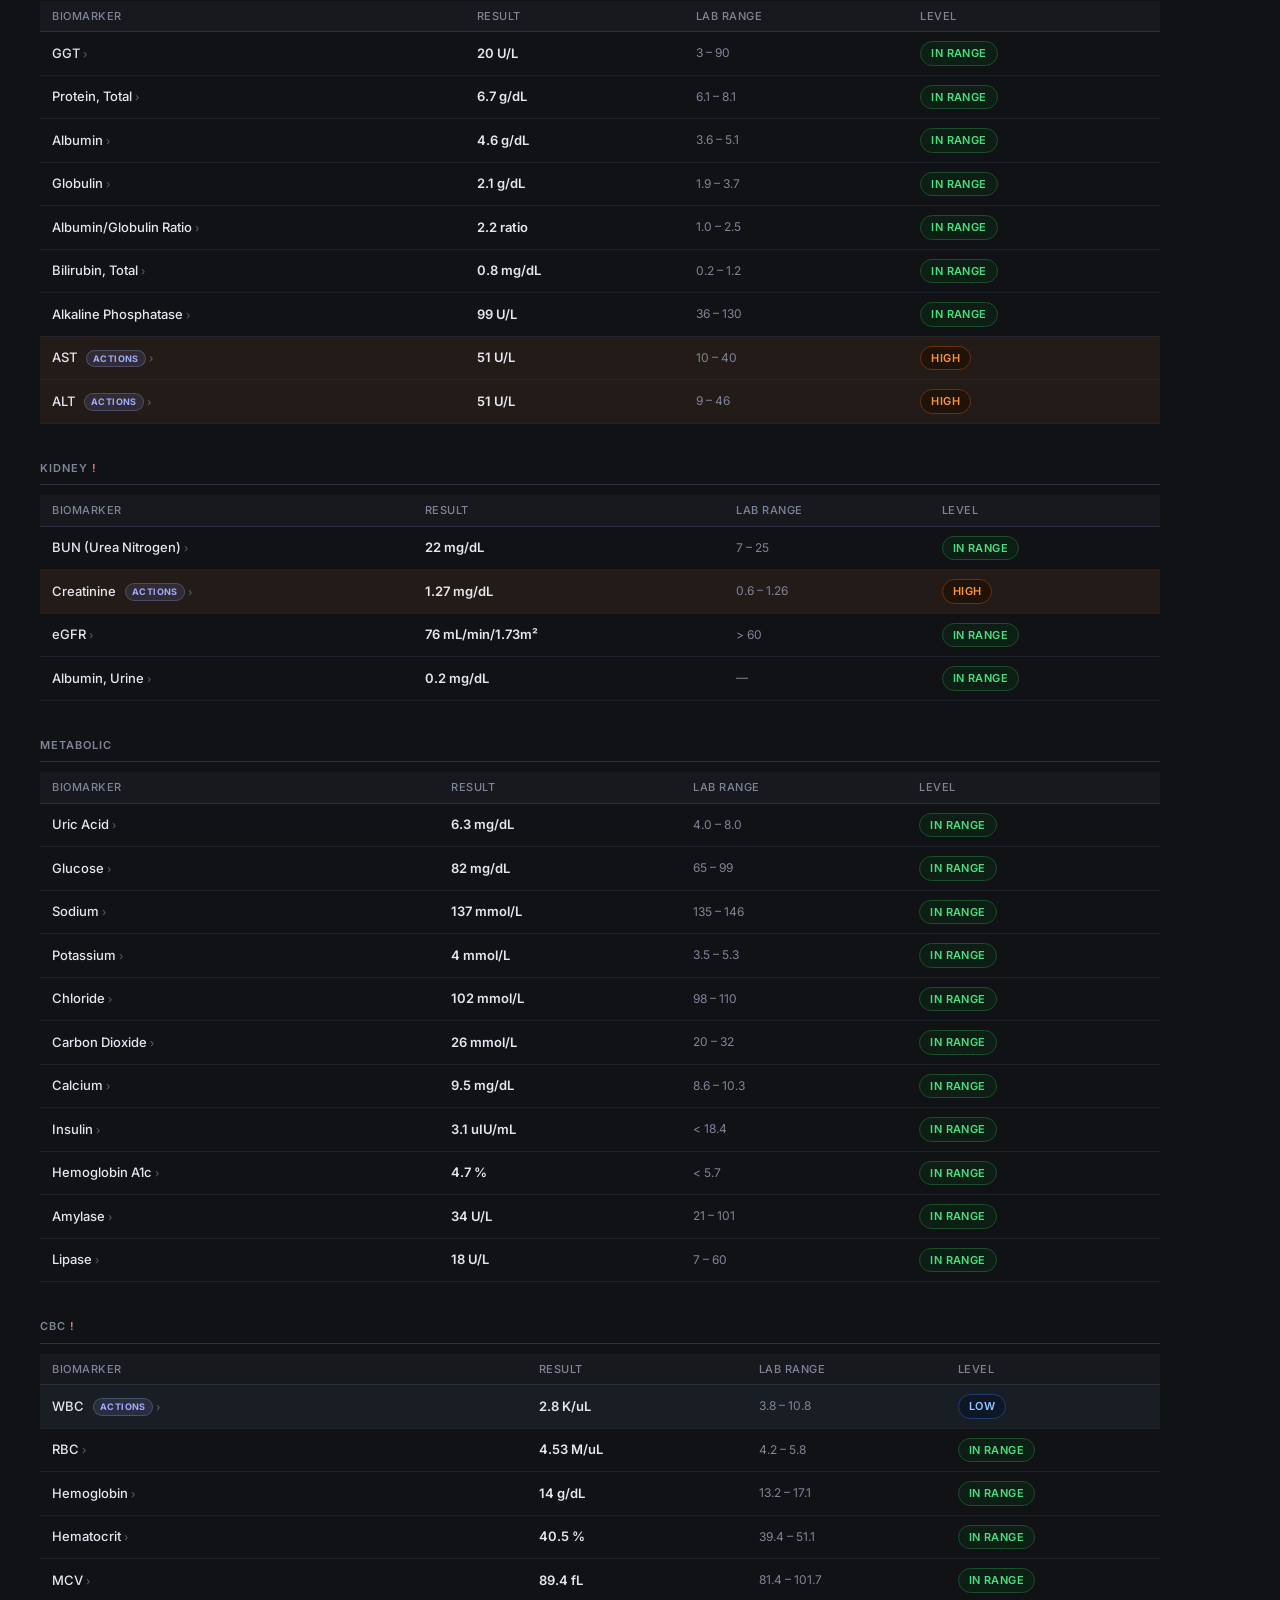
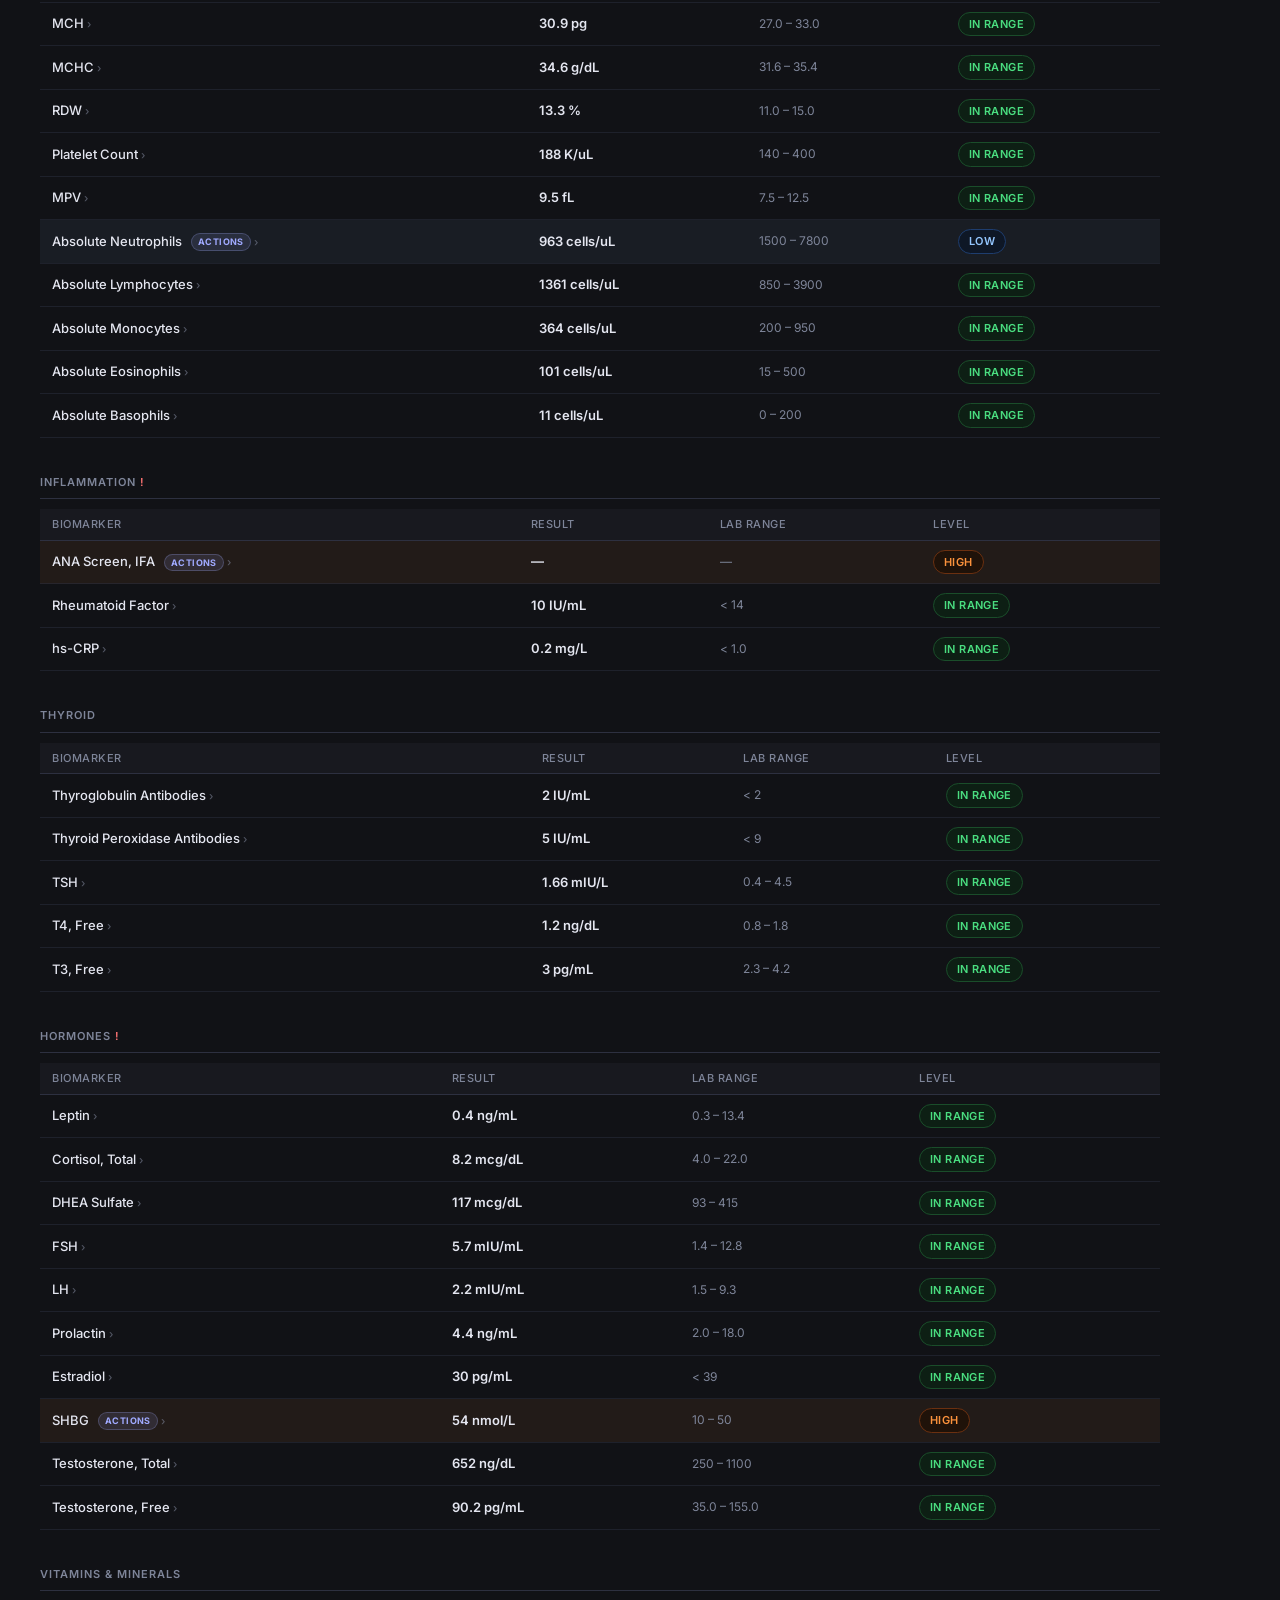
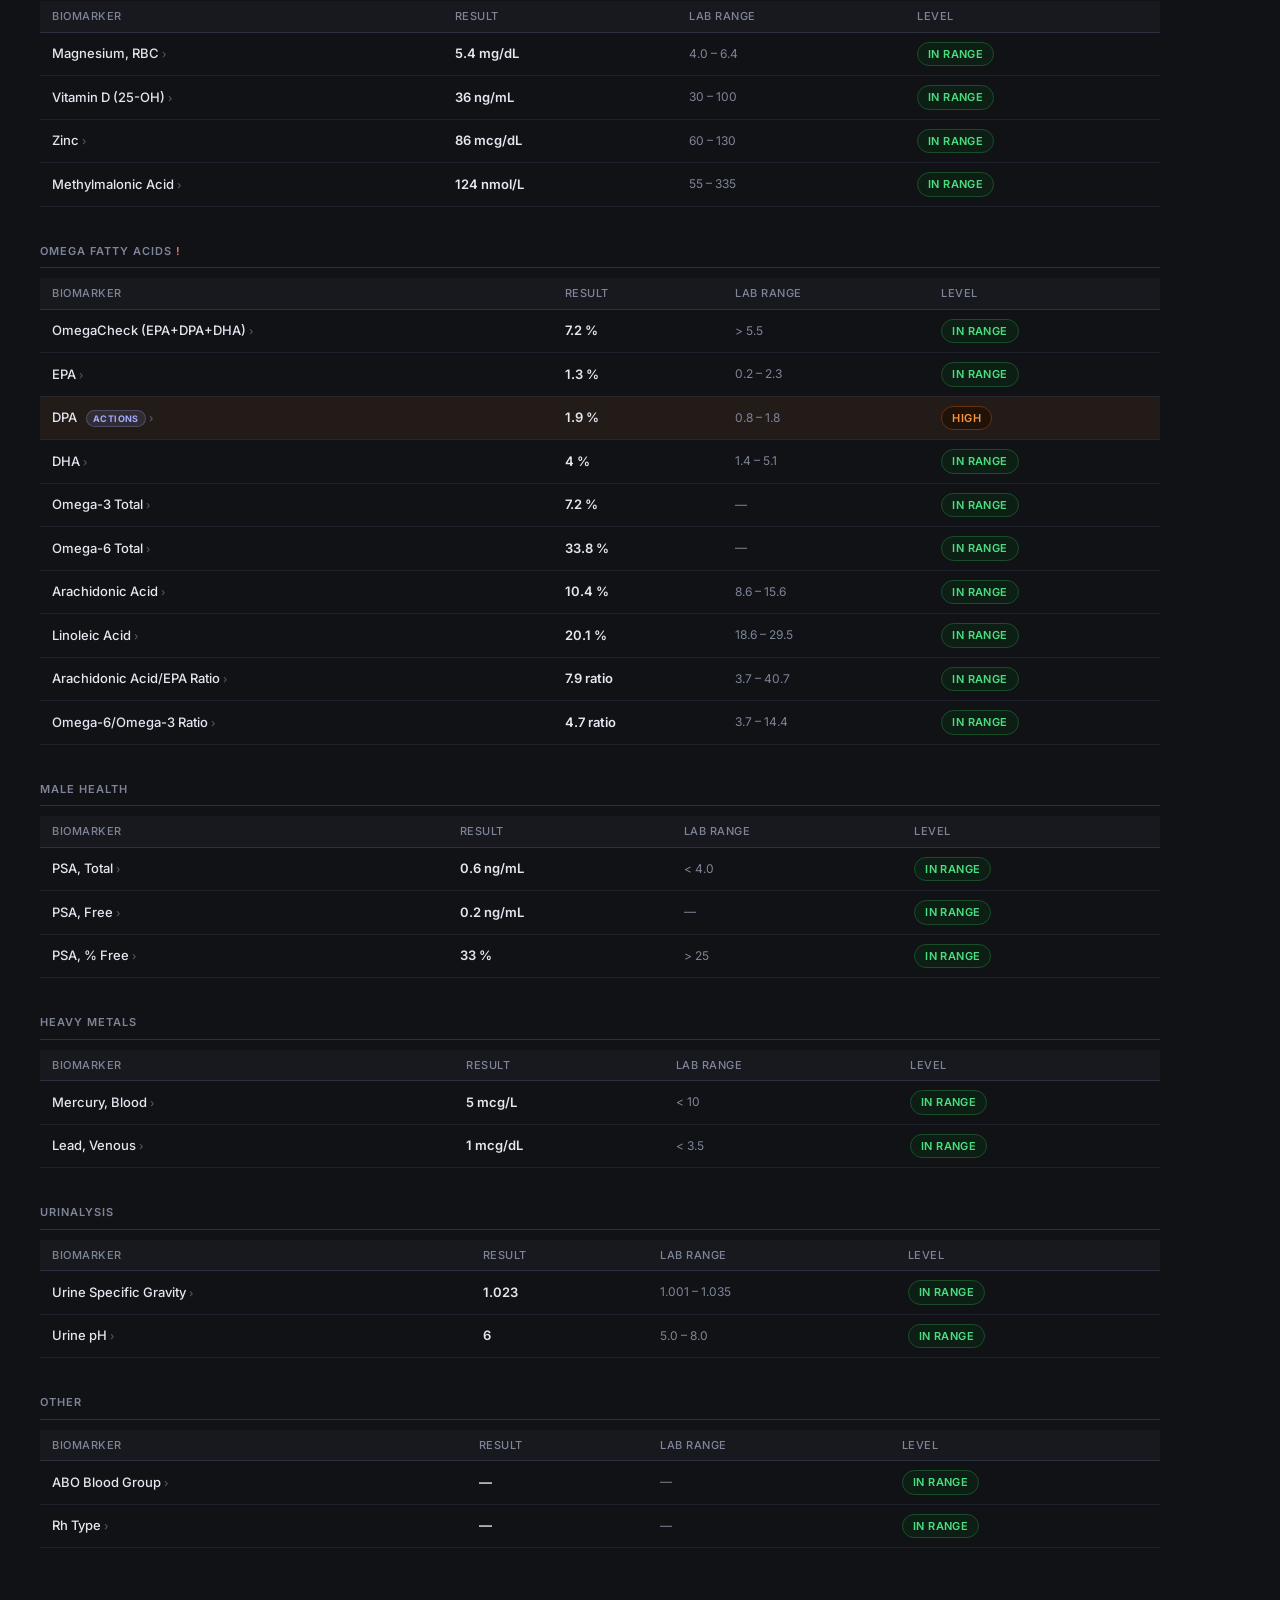
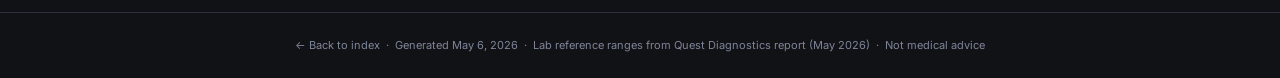
<file: relationships/chase/index.html>
<!DOCTYPE html>
<html lang="en">
<head>
  <meta charset="UTF-8">
  <meta name="viewport" content="width=device-width, initial-scale=1.0">
  <title>Chase Anderson — Function Health Biomarker Report</title>
  <link rel="preconnect" href="https://fonts.googleapis.com">
  <link rel="preconnect" href="https://fonts.gstatic.com" crossorigin>
  <link href="https://fonts.googleapis.com/css2?family=Inter:wght@300;400;500;600&display=swap" rel="stylesheet">
  <style>
    *, *::before, *::after { box-sizing: border-box; margin: 0; padding: 0; }
    :root {
      --bg: #111216; --surface: #18191f; --surface2: #1e2028;
      --border: #2d3040; --text: #e4e6f0; --muted: #7e8599; --accent: #a0aaff;
      --opt-bg: #0d1f14; --opt-text: #4ade80; --opt-border: #1a4d2a;
      --low-bg: #0e1726; --low-text: #93c5fd; --low-border: #1e3d6e;
      --high-bg: #1f1209; --high-text: #fb923c; --high-border: #6b3010;
    }
    body { font-family: 'Inter', sans-serif; background: var(--bg); color: var(--text); font-size: 14px; line-height: 1.5; }

    /* Nav */
    .top-nav { background: var(--surface); border-bottom: 1px solid var(--border);
      padding: 8px 40px; display: flex; gap: 4px; align-items: center; overflow-x: auto; }
    .nav-item { padding: 5px 12px; border-radius: 6px; font-size: 12px; font-weight: 500;
      color: var(--muted); text-decoration: none; white-space: nowrap;
      transition: background 0.12s, color 0.12s; }
    .nav-item:hover { background: var(--surface2); color: var(--text); }
    .nav-active { background: var(--surface2); color: var(--text); }
    .nav-sep { color: var(--border); padding: 0 4px; font-size: 14px; }
    .nav-dim { opacity: 0.35; cursor: default; pointer-events: none; }

    /* Header */
    header { background: var(--surface); border-bottom: 1px solid var(--border); padding: 28px 40px 24px; }
    .header-top { display: flex; align-items: flex-start; justify-content: space-between; gap: 20px; flex-wrap: wrap; }
    .person-dot { display: inline-block; width: 10px; height: 10px; border-radius: 50%; background: #e879f9; margin-right: 8px; vertical-align: middle; }
    .header-title h1 { font-size: 20px; font-weight: 600; letter-spacing: -0.3px; }
    .header-title .subtitle { color: var(--muted); font-size: 13px; margin-top: 5px; }
    .header-meta { text-align: right; font-size: 12px; color: var(--muted); line-height: 1.8; }
    .header-meta strong { color: var(--text); }
    .summary-grid { display: flex; flex-wrap: wrap; gap: 10px; margin-top: 20px; }
    .stat-card { background: var(--surface2); border: 1px solid var(--border); border-radius: 10px; padding: 12px 18px; min-width: 90px; }
    .stat-card .num { font-size: 26px; font-weight: 600; line-height: 1; }
    .stat-card .lbl { font-size: 10px; color: var(--muted); margin-top: 3px; text-transform: uppercase; letter-spacing: 0.6px; }
    .s-tot .num { color: var(--accent); }
    .s-inrange .num { color: var(--opt-text); }
    .s-low .num { color: var(--low-text); }
    .s-high .num { color: var(--high-text); }

    /* Controls */
    .controls { padding: 12px 40px; border-bottom: 1px solid var(--border); background: var(--surface);
      display: flex; flex-wrap: wrap; gap: 10px; align-items: center; position: sticky; top: 0; z-index: 10; }
    .search-wrap { position: relative; flex: 1; min-width: 160px; max-width: 300px; }
    .search-wrap svg { position: absolute; left: 10px; top: 50%; transform: translateY(-50%); color: var(--muted); pointer-events: none; }
    #search { width: 100%; background: var(--surface2); border: 1px solid var(--border);
      border-radius: 8px; padding: 7px 12px 7px 32px; color: var(--text); font-size: 13px; outline: none; }
    #search:focus { border-color: var(--accent); } #search::placeholder { color: var(--muted); }
    .pills { display: flex; flex-wrap: wrap; gap: 6px; }
    .pill { background: var(--surface2); border: 1px solid var(--border); border-radius: 20px;
      padding: 5px 13px; font-size: 12px; font-weight: 500; color: var(--muted);
      cursor: pointer; transition: all 0.12s; white-space: nowrap; }
    .pill:hover { color: var(--text); border-color: var(--accent); }
    .pill.active { background: var(--accent); border-color: var(--accent); color: #0d0f18; }
    #result-count { font-size: 12px; color: var(--muted); margin-left: auto; white-space: nowrap; }

    /* Main layout */
    main { padding: 28px 40px; max-width: 1200px; }
    .cat-section { margin-bottom: 36px; }
    .cat-title { font-size: 11px; font-weight: 600; letter-spacing: 1px; text-transform: uppercase;
      color: var(--muted); padding-bottom: 8px; border-bottom: 1px solid var(--border); margin-bottom: 10px; }
    .cat-flag { color: #f87171; }
    .table-wrap { overflow-x: auto; -webkit-overflow-scrolling: touch; }
    .bm-table { width: 100%; border-collapse: collapse; font-size: 13px; }
    .bm-table thead th { text-align: left; font-weight: 500; font-size: 11px; text-transform: uppercase;
      letter-spacing: 0.5px; color: var(--muted); padding: 7px 12px; border-bottom: 1px solid var(--border);
      white-space: nowrap; background: var(--surface); }
    .bm-row { border-bottom: 1px solid rgba(45,48,64,0.5); }
    .bm-row:last-child { border-bottom: none; }
    .bm-row td { padding: 9px 12px; vertical-align: middle; }
    .bm-row[data-toggle] { cursor: pointer; }
    .bm-row[data-toggle]:hover { background: rgba(255,255,255,0.02); }
    .bm-row.row-low { background: rgba(147,197,253,0.06); }
    .bm-row.row-high { background: rgba(251,146,60,0.07); }
    .bm-name { font-weight: 500; min-width: 160px; }
    .tog-indicator { font-size: 11px; color: var(--muted); opacity: 0.6; transition: transform 0.15s; display: inline-block; }
    .bm-row.row-open .tog-indicator { transform: rotate(90deg); }
    .acts-tag { display: inline-block; font-size: 9px; font-weight: 700; text-transform: uppercase;
      letter-spacing: 0.4px; padding: 1px 6px; border-radius: 10px; margin-left: 6px;
      background: rgba(160,170,255,0.12); color: var(--accent); border: 1px solid rgba(160,170,255,0.25);
      vertical-align: middle; }
    .bm-val { font-weight: 600; white-space: nowrap; }
    .bm-range { color: var(--muted); white-space: nowrap; font-size: 12px; }
    .level-badge { display: inline-block; padding: 3px 10px; border-radius: 20px;
      font-size: 11px; font-weight: 600; letter-spacing: 0.4px; text-transform: uppercase; white-space: nowrap; }
    .badge-opt { background: var(--opt-bg); color: var(--opt-text); border: 1px solid var(--opt-border); }
    .badge-low { background: var(--low-bg); color: var(--low-text); border: 1px solid var(--low-border); }
    .badge-high { background: var(--high-bg); color: var(--high-text); border: 1px solid var(--high-border); }

    /* Detail rows */
    .detail-row { border-bottom: 2px solid var(--border); }
    .detail-cell { padding: 12px 20px 16px 20px; background: var(--surface); }
    .bm-note { color: var(--muted); font-size: 12px; margin-bottom: 6px; }
    .func-note { font-size: 11px; color: #4a5270; margin-bottom: 8px; }
    .func-src { opacity: 0.75; }
    .ctx-section { margin-bottom: 10px; }
    .ctx-field { font-size: 12px; color: var(--muted); line-height: 1.7; margin-bottom: 5px; }
    .ctx-label { font-weight: 600; color: #8899cc; font-size: 10px; text-transform: uppercase;
      letter-spacing: 0.5px; margin-right: 6px; }
    .action-section { margin-top: 10px; border-top: 1px solid var(--border); padding-top: 10px; }
    .action-title { font-size: 11px; font-weight: 600; text-transform: uppercase;
      letter-spacing: 0.5px; color: var(--accent); margin-bottom: 5px; }
    .action-list { padding-left: 16px; font-size: 12px; color: var(--muted); line-height: 1.75; }
    .action-list li { margin-bottom: 3px; }

    .bm-row.hidden { display: none; }
    .detail-row.hidden { display: none; }
    .cat-section.all-hidden { display: none; }

    footer { text-align: center; padding: 24px 40px; color: var(--muted); font-size: 11px; border-top: 1px solid var(--border); }
    footer a { color: var(--muted); text-decoration: none; } footer a:hover { color: var(--text); }

    /* Mobile */
    @media (max-width: 640px) {
      header, .controls, main, footer { padding-left: 14px; padding-right: 14px; }
      header { padding-top: 18px; padding-bottom: 16px; }
      .top-nav { padding: 8px 14px; gap: 2px; }
      .nav-item { padding: 4px 9px; font-size: 11px; }
      .header-meta { text-align: left; margin-top: 8px; }
      .bm-table, .bm-table tbody { display: block; }
      .bm-table thead { display: none; }
      .bm-row {
        display: grid !important;
        grid-template-columns: 1fr auto;
        grid-template-rows: auto auto;
        gap: 0 10px;
        border: 1px solid var(--border) !important;
        border-radius: 8px;
        margin-bottom: 6px;
        padding: 10px 12px;
        background: var(--surface) !important;
      }
      .bm-row.row-low { border-left: 3px solid var(--low-text) !important; }
      .bm-row.row-high { border-left: 3px solid var(--high-text) !important; }
      .bm-row td { padding: 0 !important; border: none !important; vertical-align: unset !important; }
      .bm-row td:nth-child(1) { grid-column: 1; grid-row: 1; font-weight: 600; font-size: 13px; align-self: end; }
      .bm-row td:nth-child(2) { grid-column: 1; grid-row: 2; font-size: 12px; color: var(--muted); align-self: start; margin-top: 2px; }
      .bm-row td:nth-child(3) { display: none; }
      .bm-row td:nth-child(4) { grid-column: 2; grid-row: 1 / 3; align-self: center; }
      .bm-row.hidden { display: none !important; }
      .detail-row { display: block !important; }
      .detail-row.hidden { display: none !important; }
      .detail-row td { display: block !important; }
      .detail-cell { padding: 10px 12px 14px; }
      .stat-card { min-width: 72px; padding: 9px 12px; }
      .stat-card .num { font-size: 22px; }
    }
</style>
</head>
<body>

<nav class="top-nav">
  <a class="nav-item" href="../../">← Index</a>
  <span class="nav-sep">|</span>
  <a class="nav-item" href="../../health-dashboard/">Dashboard</a>
  <a class="nav-item" href="../../relationships/zach/">Zach</a>
  <a class="nav-item nav-active" href="#">Chase</a>
  <a class="nav-item nav-dim">Thomas</a>
</nav>

<header>
  <div class="header-top">
    <div class="header-title">
      <h1><span class="person-dot"></span>Chase Anderson — Biomarker Report</h1>
      <div class="subtitle">Quest Diagnostics &nbsp;·&nbsp; Collection May 1, 2026 &nbsp;·&nbsp; Reported May 6, 2026</div>
    </div>
    <div class="header-meta">
      <strong>DOB</strong> 11/09/1991 &nbsp;·&nbsp; <strong>Male, Age 34</strong><br>
      Lab ranges: Quest Diagnostics
    </div>
  </div>
  <div class="summary-grid">
    <div class="stat-card s-tot"><div class="num">99</div><div class="lbl">Total</div></div>
    <div class="stat-card s-inrange"><div class="num">83</div><div class="lbl">In Range</div></div>
    <div class="stat-card s-low"><div class="num">5</div><div class="lbl">Low</div></div>
    <div class="stat-card s-high"><div class="num">11</div><div class="lbl">High</div></div>
  </div>
</header>

<div class="controls">
  <div class="search-wrap">
    <svg width="14" height="14" viewBox="0 0 24 24" fill="none" stroke="currentColor" stroke-width="2.5"><circle cx="11" cy="11" r="8"/><path d="m21 21-4.35-4.35"/></svg>
    <input type="text" id="search" placeholder="Search biomarkers, notes, actions…" autocomplete="off">
  </div>
  <div class="pills">
    <button class="pill active" data-filter="all">All (99)</button>
    <button class="pill" data-filter="in-range">In Range (83)</button>
    <button class="pill" data-filter="low">Low (5)</button>
    <button class="pill" data-filter="high">High (11)</button>
    <button class="pill" data-filter="has-actions">Has Actions (16)</button>
  </div>
  <span id="result-count"></span>
</div>

<main>
<section class="cat-section" data-cat="Iron Panel"><h2 class="cat-title">Iron Panel <span class="cat-flag">!</span></h2><div class="table-wrap"><table class="bm-table"><thead><tr><th>Biomarker</th><th>Result</th><th>Lab Range</th><th>Level</th></tr></thead><tbody><tr class="bm-row " data-level="in-range" data-status="in-range" data-search="iron, total iron panel   serum iron measures iron currently circulating bound to transferrin — a snapshot of transport iron, not total body stores. essential for hemoglobin synthesis, mitochondrial energy, thyroid hormone conversion, and immune function. evaluate alongside ferritin and tibc rather than in isolation. recent iron intake, inflammation (falsely lowers serum iron), menstrual blood loss, hemolysis, and time of day. consume iron-rich foods with vitamin c. avoid calcium with iron-rich meals. retest ferritin to assess stores." data-has-actions="0" data-toggle="Iron__Total" onclick="toggleDetail(this)"><td class="bm-name" data-label="Biomarker">Iron, Total <span class=tog-indicator>›</span></td><td class="bm-val" data-label="Result">102 mcg/dL</td><td class="bm-range" data-label="Lab Range">50 – 180</td><td data-label="Level"><span class="level-badge badge-opt">In Range</span></td></tr>
<tr class="detail-row hidden" id="d-Iron__Total"><td colspan="4" class="detail-cell"><div class="func-note">Functional target: 85 – 130 <span class="func-src">(Peter Attia MD)</span></div><div class="ctx-section"><div class="ctx-field"><span class="ctx-label">What it is</span> Serum iron measures iron currently circulating bound to transferrin — a snapshot of transport iron, not total body stores.</div><div class="ctx-field"><span class="ctx-label">Why it matters</span> Essential for hemoglobin synthesis, mitochondrial energy, thyroid hormone conversion, and immune function. Evaluate alongside ferritin and TIBC rather than in isolation.</div><div class="ctx-field"><span class="ctx-label">What affects it</span> Recent iron intake, inflammation (falsely lowers serum iron), menstrual blood loss, hemolysis, and time of day.</div><div class="ctx-field"><span class="ctx-label">How to optimize</span> Consume iron-rich foods with vitamin C. Avoid calcium with iron-rich meals. Retest ferritin to assess stores.</div></div></td></tr>
<tr class="bm-row " data-level="in-range" data-status="in-range" data-search="iron binding capacity iron panel tibc — indirect measure of transferrin.  total iron-binding capacity (tibc) measures how much iron transferrin could carry if fully saturated — an indirect measure of transferrin levels. tibc rises when body is iron-deficient (more open sites), falls when stores are adequate. complements ferritin and serum iron to distinguish iron-deficiency anemia from anemia of chronic disease. iron status, nutritional state (low protein reduces transferrin), inflammation, liver function, pregnancy. improving iron stores normalizes tibc. ensure adequate dietary protein for transferrin synthesis." data-has-actions="0" data-toggle="Iron_Binding_Capacity" onclick="toggleDetail(this)"><td class="bm-name" data-label="Biomarker">Iron Binding Capacity <span class=tog-indicator>›</span></td><td class="bm-val" data-label="Result">359 mcg/dL</td><td class="bm-range" data-label="Lab Range">250 – 425</td><td data-label="Level"><span class="level-badge badge-opt">In Range</span></td></tr>
<tr class="detail-row hidden" id="d-Iron_Binding_Capacity"><td colspan="4" class="detail-cell"><div class="bm-note">TIBC — indirect measure of transferrin.</div><div class="func-note">Functional target: 250 – 370 <span class="func-src">(Functional Medicine)</span></div><div class="ctx-section"><div class="ctx-field"><span class="ctx-label">What it is</span> Total iron-binding capacity (TIBC) measures how much iron transferrin could carry if fully saturated — an indirect measure of transferrin levels.</div><div class="ctx-field"><span class="ctx-label">Why it matters</span> TIBC rises when body is iron-deficient (more open sites), falls when stores are adequate. Complements ferritin and serum iron to distinguish iron-deficiency anemia from anemia of chronic disease.</div><div class="ctx-field"><span class="ctx-label">What affects it</span> Iron status, nutritional state (low protein reduces transferrin), inflammation, liver function, pregnancy.</div><div class="ctx-field"><span class="ctx-label">How to optimize</span> Improving iron stores normalizes TIBC. Ensure adequate dietary protein for transferrin synthesis.</div></div></td></tr>
<tr class="bm-row " data-level="in-range" data-status="in-range" data-search="iron % saturation iron panel   transferrin saturation = serum iron ÷ tibc × 100. reflects how efficiently iron is being transported. low (<20%) suggests iron deficiency or chronic inflammation. high (>45%) raises concern for hemochromatosis. more informative in context with ferritin and serum iron. serum iron (fluctuates with time of day and meals), inflammation, liver disease. address root cause — dietary insufficiency, malabsorption, or excess supplementation." data-has-actions="0" data-toggle="Iron___Saturation" onclick="toggleDetail(this)"><td class="bm-name" data-label="Biomarker">Iron % Saturation <span class=tog-indicator>›</span></td><td class="bm-val" data-label="Result">28 %</td><td class="bm-range" data-label="Lab Range">20 – 48</td><td data-label="Level"><span class="level-badge badge-opt">In Range</span></td></tr>
<tr class="detail-row hidden" id="d-Iron___Saturation"><td colspan="4" class="detail-cell"><div class="func-note">Functional target: 25 – 45 <span class="func-src">(Functional Medicine)</span></div><div class="ctx-section"><div class="ctx-field"><span class="ctx-label">What it is</span> Transferrin saturation = serum iron ÷ TIBC × 100. Reflects how efficiently iron is being transported.</div><div class="ctx-field"><span class="ctx-label">Why it matters</span> Low (<20%) suggests iron deficiency or chronic inflammation. High (>45%) raises concern for hemochromatosis. More informative in context with ferritin and serum iron.</div><div class="ctx-field"><span class="ctx-label">What affects it</span> Serum iron (fluctuates with time of day and meals), inflammation, liver disease.</div><div class="ctx-field"><span class="ctx-label">How to optimize</span> Address root cause — dietary insufficiency, malabsorption, or excess supplementation.</div></div></td></tr>
<tr class="bm-row row-low" data-level="low" data-status="out-of-range" data-search="ferritin iron panel flagged l. functional target 75–100 ng/ml. increase heme iron: beef, lamb, liver, oysters — most bioavailable forms pair non-heme iron (spinach, legumes) with vitamin c to boost absorption avoid coffee or tea within 1 hour of iron-rich meals (tannins block absorption) consider iron bisglycinate 25–50 mg/day with 250–500 mg vitamin c on an empty stomach retest ferritin in 8–12 weeks — target 75–100 ng/ml if ferritin stays low despite adequate intake, rule out gi blood loss ferritin is the primary iron storage protein; serum ferritin is a proxy for total body iron stores. also an acute-phase reactant — can appear falsely elevated during inflammation. below 50 ng/ml is functionally low even with normal hemoglobin — associated with fatigue, cognitive fog, hair loss, restless legs, and impaired thyroid function. both zach (32) and chase (37) are below this threshold, making iron repletion a priority for both. blood loss (gi, menstrual), dietary iron insufficiency, malabsorption, intense endurance training (foot-strike hemolysis), and inflammation (which can mask true depletion by falsely elevating ferritin). increase heme iron: beef, lamb, oysters, liver. pair non-heme sources with vitamin c. avoid coffee/tea within 1h of iron-rich meals. iron bisglycinate 25–50 mg/day with vitamin c on empty stomach. retest in 8–12 weeks. target 75–100 ng/ml." data-has-actions="1" data-toggle="Ferritin" onclick="toggleDetail(this)"><td class="bm-name" data-label="Biomarker">Ferritin <span class="acts-tag">Actions</span> <span class=tog-indicator>›</span></td><td class="bm-val" data-label="Result">37 ng/mL</td><td class="bm-range" data-label="Lab Range">38 – 380</td><td data-label="Level"><span class="level-badge badge-low">Low</span></td></tr>
<tr class="detail-row hidden" id="d-Ferritin"><td colspan="4" class="detail-cell"><div class="bm-note">Flagged L. Functional target 75–100 ng/mL.</div><div class="func-note">Functional target: 75 – 100 <span class="func-src">(Peter Attia MD)</span></div><div class="ctx-section"><div class="ctx-field"><span class="ctx-label">What it is</span> Ferritin is the primary iron storage protein; serum ferritin is a proxy for total body iron stores. Also an acute-phase reactant — can appear falsely elevated during inflammation.</div><div class="ctx-field"><span class="ctx-label">Why it matters</span> Below 50 ng/mL is functionally low even with normal hemoglobin — associated with fatigue, cognitive fog, hair loss, restless legs, and impaired thyroid function. Both Zach (32) and Chase (37) are below this threshold, making iron repletion a priority for both.</div><div class="ctx-field"><span class="ctx-label">What affects it</span> Blood loss (GI, menstrual), dietary iron insufficiency, malabsorption, intense endurance training (foot-strike hemolysis), and inflammation (which can mask true depletion by falsely elevating ferritin).</div><div class="ctx-field"><span class="ctx-label">How to optimize</span> Increase heme iron: beef, lamb, oysters, liver. Pair non-heme sources with vitamin C. Avoid coffee/tea within 1h of iron-rich meals. Iron bisglycinate 25–50 mg/day with vitamin C on empty stomach. Retest in 8–12 weeks. Target 75–100 ng/mL.</div></div><div class="action-section"><div class="action-title">Actions for Chase</div><ul class="action-list"><li>Increase heme iron: beef, lamb, liver, oysters — most bioavailable forms</li><li>Pair non-heme iron (spinach, legumes) with vitamin C to boost absorption</li><li>Avoid coffee or tea within 1 hour of iron-rich meals (tannins block absorption)</li><li>Consider iron bisglycinate 25–50 mg/day with 250–500 mg vitamin C on an empty stomach</li><li>Retest ferritin in 8–12 weeks — target 75–100 ng/mL</li><li>If ferritin stays low despite adequate intake, rule out GI blood loss</li></ul></div></td></tr>
</tbody></table></div></section>
<section class="cat-section" data-cat="Lipid Panel"><h2 class="cat-title">Lipid Panel <span class="cat-flag">!</span></h2><div class="table-wrap"><table class="bm-table"><thead><tr><th>Biomarker</th><th>Result</th><th>Lab Range</th><th>Level</th></tr></thead><tbody><tr class="bm-row " data-level="in-range" data-status="optimal" data-search="cholesterol, total lipid panel   total cholesterol is the sum of all circulating cholesterol — hdl, ldl, vldl, and idl. a blunt measure whose meaning depends entirely on the distribution between fractions. total cholesterol alone is a poor cardiovascular risk predictor. what matters more is the hdl fraction, ldl quality (particle size and number), and non-hdl cholesterol. very low total cholesterol (<150) can indicate malnutrition or liver issues. diet (saturated and trans fats raise ldl; unsaturated fats raise hdl), genetics, thyroid function, exercise, medications. focus on cholesterol fractions rather than total. prioritize ldl quality (particle size), hdl raising, and triglyceride reduction." data-has-actions="0" data-toggle="Cholesterol__Total" onclick="toggleDetail(this)"><td class="bm-name" data-label="Biomarker">Cholesterol, Total <span class=tog-indicator>›</span></td><td class="bm-val" data-label="Result">171 mg/dL</td><td class="bm-range" data-label="Lab Range">< 200</td><td data-label="Level"><span class="level-badge badge-opt">In Range</span></td></tr>
<tr class="detail-row hidden" id="d-Cholesterol__Total"><td colspan="4" class="detail-cell"><div class="ctx-section"><div class="ctx-field"><span class="ctx-label">What it is</span> Total cholesterol is the sum of all circulating cholesterol — HDL, LDL, VLDL, and IDL. A blunt measure whose meaning depends entirely on the distribution between fractions.</div><div class="ctx-field"><span class="ctx-label">Why it matters</span> Total cholesterol alone is a poor cardiovascular risk predictor. What matters more is the HDL fraction, LDL quality (particle size and number), and non-HDL cholesterol. Very low total cholesterol (<150) can indicate malnutrition or liver issues.</div><div class="ctx-field"><span class="ctx-label">What affects it</span> Diet (saturated and trans fats raise LDL; unsaturated fats raise HDL), genetics, thyroid function, exercise, medications.</div><div class="ctx-field"><span class="ctx-label">How to optimize</span> Focus on cholesterol fractions rather than total. Prioritize LDL quality (particle size), HDL raising, and triglyceride reduction.</div></div></td></tr>
<tr class="bm-row " data-level="in-range" data-status="in-range" data-search="hdl cholesterol lipid panel functional target ≥50 mg/dl.  hdl carries cholesterol away from arterial walls back to the liver for excretion (reverse cholesterol transport). also has anti-inflammatory and antioxidant properties. below 50 in men is functionally low. low hdl is independently associated with increased cardiovascular risk even when ldl appears controlled. hdl quality (large, functional particles) matters as much as quantity. chase at 47 is borderline; raising hdl is particularly important given his ldl particle burden. physical inactivity (the single most modifiable factor), smoking, refined carbohydrates, trans fats, obesity, insulin resistance, genetics. aerobic exercise 150+ min/week is the most evidence-based hdl raiser. reduce refined carbs and sugar. increase monounsaturated fats (olive oil, avocado). omega-3s have modest effects." data-has-actions="0" data-toggle="HDL_Cholesterol" onclick="toggleDetail(this)"><td class="bm-name" data-label="Biomarker">HDL Cholesterol <span class=tog-indicator>›</span></td><td class="bm-val" data-label="Result">47 mg/dL</td><td class="bm-range" data-label="Lab Range">> 40</td><td data-label="Level"><span class="level-badge badge-opt">In Range</span></td></tr>
<tr class="detail-row hidden" id="d-HDL_Cholesterol"><td colspan="4" class="detail-cell"><div class="bm-note">Functional target ≥50 mg/dL.</div><div class="func-note">Functional target: > 50 <span class="func-src">(AHA/ACC)</span></div><div class="ctx-section"><div class="ctx-field"><span class="ctx-label">What it is</span> HDL carries cholesterol away from arterial walls back to the liver for excretion (reverse cholesterol transport). Also has anti-inflammatory and antioxidant properties.</div><div class="ctx-field"><span class="ctx-label">Why it matters</span> Below 50 in men is functionally low. Low HDL is independently associated with increased cardiovascular risk even when LDL appears controlled. HDL quality (large, functional particles) matters as much as quantity. Chase at 47 is borderline; raising HDL is particularly important given his LDL particle burden.</div><div class="ctx-field"><span class="ctx-label">What affects it</span> Physical inactivity (the single most modifiable factor), smoking, refined carbohydrates, trans fats, obesity, insulin resistance, genetics.</div><div class="ctx-field"><span class="ctx-label">How to optimize</span> Aerobic exercise 150+ min/week is the most evidence-based HDL raiser. Reduce refined carbs and sugar. Increase monounsaturated fats (olive oil, avocado). Omega-3s have modest effects.</div></div></td></tr>
<tr class="bm-row " data-level="in-range" data-status="optimal" data-search="triglycerides lipid panel   triglycerides are fats circulating in the blood after meals and released from adipose tissue. primary fuel between meals, packaged in vldl by the liver. elevated triglycerides indicate carbohydrate excess, insulin resistance, or impaired fat clearance — and drive production of small, dense ldl particles. zach at 187 is well above the functional target of <100. chase at 65 is optimal. zach's triglycerides are the most actionable lipid marker. refined carbohydrates and sugar (dominant driver), alcohol, physical inactivity, insulin resistance, certain medications, genetics. reduce refined carbohydrates and added sugars. reduce alcohol. regular aerobic exercise. omega-3s (epa+dha 3–4 g/day) can reduce triglycerides 20–40%." data-has-actions="0" data-toggle="Triglycerides" onclick="toggleDetail(this)"><td class="bm-name" data-label="Biomarker">Triglycerides <span class=tog-indicator>›</span></td><td class="bm-val" data-label="Result">65 mg/dL</td><td class="bm-range" data-label="Lab Range">< 150</td><td data-label="Level"><span class="level-badge badge-opt">In Range</span></td></tr>
<tr class="detail-row hidden" id="d-Triglycerides"><td colspan="4" class="detail-cell"><div class="func-note">Functional target: < 100 <span class="func-src">(Peter Attia MD)</span></div><div class="ctx-section"><div class="ctx-field"><span class="ctx-label">What it is</span> Triglycerides are fats circulating in the blood after meals and released from adipose tissue. Primary fuel between meals, packaged in VLDL by the liver.</div><div class="ctx-field"><span class="ctx-label">Why it matters</span> Elevated triglycerides indicate carbohydrate excess, insulin resistance, or impaired fat clearance — and drive production of small, dense LDL particles. Zach at 187 is well above the functional target of <100. Chase at 65 is optimal. Zach's triglycerides are the most actionable lipid marker.</div><div class="ctx-field"><span class="ctx-label">What affects it</span> Refined carbohydrates and sugar (dominant driver), alcohol, physical inactivity, insulin resistance, certain medications, genetics.</div><div class="ctx-field"><span class="ctx-label">How to optimize</span> Reduce refined carbohydrates and added sugars. Reduce alcohol. Regular aerobic exercise. Omega-3s (EPA+DHA 3–4 g/day) can reduce triglycerides 20–40%.</div></div></td></tr>
<tr class="bm-row row-high" data-level="high" data-status="out-of-range" data-search="ldl-cholesterol lipid panel flagged h. functional target <100 mg/dl. shift fats toward monounsaturated sources: olive oil, avocado, nuts add soluble fiber: psyllium husk (10 g/day), oats, legumes, berries increase epa+dha omega-3s — 2–3 g/day from fish or supplement ldl-c alone understates risk here — track apob and ldl-p for fuller picture discuss with physician if lifestyle changes are insufficient at 3-month retest ldl-c is a calculated estimate of cholesterol carried in ldl particles. the most commonly tracked cardiovascular risk marker, though it undercounts risk when small dense ldl particles are present. both chase (109) and zach (144) exceed the functional threshold of 100. for zach, combined with ldl-p 2253 and pattern b, the cardiovascular risk is substantially higher than ldl-c alone suggests. chase's ldl-c also undercounts risk given his ldl-p 1604 and small particle burden. diet (saturated fat), genetics (familial hypercholesterolemia), thyroid function, liver function, insulin resistance, medications. reduce saturated fat, increase soluble fiber (oats, psyllium, beans), add plant sterols, optimize omega-3 intake. physician discussion about pharmacological options if lifestyle insufficient." data-has-actions="1" data-toggle="LDL_Cholesterol" onclick="toggleDetail(this)"><td class="bm-name" data-label="Biomarker">LDL-Cholesterol <span class="acts-tag">Actions</span> <span class=tog-indicator>›</span></td><td class="bm-val" data-label="Result">109 mg/dL</td><td class="bm-range" data-label="Lab Range">< 100</td><td data-label="Level"><span class="level-badge badge-high">High</span></td></tr>
<tr class="detail-row hidden" id="d-LDL_Cholesterol"><td colspan="4" class="detail-cell"><div class="bm-note">Flagged H. Functional target <100 mg/dL.</div><div class="func-note">Functional target: < 100 <span class="func-src">(AHA/ACC)</span></div><div class="ctx-section"><div class="ctx-field"><span class="ctx-label">What it is</span> LDL-C is a calculated estimate of cholesterol carried in LDL particles. The most commonly tracked cardiovascular risk marker, though it undercounts risk when small dense LDL particles are present.</div><div class="ctx-field"><span class="ctx-label">Why it matters</span> Both Chase (109) and Zach (144) exceed the functional threshold of 100. For Zach, combined with LDL-P 2253 and Pattern B, the cardiovascular risk is substantially higher than LDL-C alone suggests. Chase's LDL-C also undercounts risk given his LDL-P 1604 and small particle burden.</div><div class="ctx-field"><span class="ctx-label">What affects it</span> Diet (saturated fat), genetics (familial hypercholesterolemia), thyroid function, liver function, insulin resistance, medications.</div><div class="ctx-field"><span class="ctx-label">How to optimize</span> Reduce saturated fat, increase soluble fiber (oats, psyllium, beans), add plant sterols, optimize omega-3 intake. Physician discussion about pharmacological options if lifestyle insufficient.</div></div><div class="action-section"><div class="action-title">Actions for Chase</div><ul class="action-list"><li>Shift fats toward monounsaturated sources: olive oil, avocado, nuts</li><li>Add soluble fiber: psyllium husk (10 g/day), oats, legumes, berries</li><li>Increase EPA+DHA omega-3s — 2–3 g/day from fish or supplement</li><li>LDL-C alone understates risk here — track ApoB and LDL-P for fuller picture</li><li>Discuss with physician if lifestyle changes are insufficient at 3-month retest</li></ul></div></td></tr>
<tr class="bm-row " data-level="in-range" data-status="optimal" data-search="chol/hdlc ratio lipid panel   the ratio of total cholesterol to hdl. higher number means more total cholesterol relative to the 'good' fraction — a simple risk-adjustment tool. below 4.0 is considered optimal. both zach and chase are at or below this threshold, which is reassuring despite other lipid abnormalities. same factors as total cholesterol and hdl. improve by raising hdl (exercise, dietary fat quality) and controlling total cholesterol." data-has-actions="0" data-toggle="Chol_HDLC_Ratio" onclick="toggleDetail(this)"><td class="bm-name" data-label="Biomarker">Chol/HDLC Ratio <span class=tog-indicator>›</span></td><td class="bm-val" data-label="Result">3.6 ratio</td><td class="bm-range" data-label="Lab Range">< 5.0</td><td data-label="Level"><span class="level-badge badge-opt">In Range</span></td></tr>
<tr class="detail-row hidden" id="d-Chol_HDLC_Ratio"><td colspan="4" class="detail-cell"><div class="func-note">Functional target: < 4.0 <span class="func-src">(AHA/ACC)</span></div><div class="ctx-section"><div class="ctx-field"><span class="ctx-label">What it is</span> The ratio of total cholesterol to HDL. Higher number means more total cholesterol relative to the 'good' fraction — a simple risk-adjustment tool.</div><div class="ctx-field"><span class="ctx-label">Why it matters</span> Below 4.0 is considered optimal. Both Zach and Chase are at or below this threshold, which is reassuring despite other lipid abnormalities.</div><div class="ctx-field"><span class="ctx-label">What affects it</span> Same factors as total cholesterol and HDL.</div><div class="ctx-field"><span class="ctx-label">How to optimize</span> Improve by raising HDL (exercise, dietary fat quality) and controlling total cholesterol.</div></div></td></tr>
<tr class="bm-row " data-level="in-range" data-status="optimal" data-search="non-hdl cholesterol lipid panel   non-hdl cholesterol = total cholesterol minus hdl. captures all atherogenic lipoprotein fractions (ldl, vldl, idl) in a single number — a better cardiovascular predictor than ldl-c alone. zach at 176 is well above the 130 threshold — reflecting both elevated ldl and vldl (triglyceride-rich particles). chase at 124 is in range. zach's elevated non-hdl is a secondary target after ldl-p and triglycerides. same factors as ldl-c and triglycerides. lower by reducing refined carbs (lowers vldl) and improving ldl profile." data-has-actions="0" data-toggle="Non_HDL_Cholesterol" onclick="toggleDetail(this)"><td class="bm-name" data-label="Biomarker">Non-HDL Cholesterol <span class=tog-indicator>›</span></td><td class="bm-val" data-label="Result">124 mg/dL</td><td class="bm-range" data-label="Lab Range">< 130</td><td data-label="Level"><span class="level-badge badge-opt">In Range</span></td></tr>
<tr class="detail-row hidden" id="d-Non_HDL_Cholesterol"><td colspan="4" class="detail-cell"><div class="func-note">Functional target: < 130 <span class="func-src">(AHA/ACC)</span></div><div class="ctx-section"><div class="ctx-field"><span class="ctx-label">What it is</span> Non-HDL cholesterol = total cholesterol minus HDL. Captures all atherogenic lipoprotein fractions (LDL, VLDL, IDL) in a single number — a better cardiovascular predictor than LDL-C alone.</div><div class="ctx-field"><span class="ctx-label">Why it matters</span> Zach at 176 is well above the 130 threshold — reflecting both elevated LDL and VLDL (triglyceride-rich particles). Chase at 124 is in range. Zach's elevated non-HDL is a secondary target after LDL-P and triglycerides.</div><div class="ctx-field"><span class="ctx-label">What affects it</span> Same factors as LDL-C and triglycerides.</div><div class="ctx-field"><span class="ctx-label">How to optimize</span> Lower by reducing refined carbs (lowers VLDL) and improving LDL profile.</div></div></td></tr>
<tr class="bm-row " data-level="in-range" data-status="optimal" data-search="lipoprotein (a) lipid panel   lp(a) is an ldl-like particle with an additional apolipoprotein(a) protein attached. largely genetically determined and highly pro-atherogenic and pro-thrombotic. both zach (26) and chase (49) are below 75 — a meaningful advantage. lp(a) is not significantly modifiable by lifestyle. if elevated, aggressive management of all other modifiable risk factors is the response. predominantly genetic. estrogen lowers lp(a) slightly. few pharmacological options exist (pcsk9 inhibitors have slight effects; rna therapies in trials). at current levels, monitoring is sufficient. if rising, focus on controlling all other cardiovascular risk factors." data-has-actions="0" data-toggle="Lipoprotein__a_" onclick="toggleDetail(this)"><td class="bm-name" data-label="Biomarker">Lipoprotein (a) <span class=tog-indicator>›</span></td><td class="bm-val" data-label="Result">49 nmol/L</td><td class="bm-range" data-label="Lab Range">< 75</td><td data-label="Level"><span class="level-badge badge-opt">In Range</span></td></tr>
<tr class="detail-row hidden" id="d-Lipoprotein__a_"><td colspan="4" class="detail-cell"><div class="ctx-section"><div class="ctx-field"><span class="ctx-label">What it is</span> Lp(a) is an LDL-like particle with an additional apolipoprotein(a) protein attached. Largely genetically determined and highly pro-atherogenic and pro-thrombotic.</div><div class="ctx-field"><span class="ctx-label">Why it matters</span> Both Zach (26) and Chase (49) are below 75 — a meaningful advantage. Lp(a) is not significantly modifiable by lifestyle. If elevated, aggressive management of all other modifiable risk factors is the response.</div><div class="ctx-field"><span class="ctx-label">What affects it</span> Predominantly genetic. Estrogen lowers Lp(a) slightly. Few pharmacological options exist (PCSK9 inhibitors have slight effects; RNA therapies in trials).</div><div class="ctx-field"><span class="ctx-label">How to optimize</span> At current levels, monitoring is sufficient. If rising, focus on controlling all other cardiovascular risk factors.</div></div></td></tr>
</tbody></table></div></section>
<section class="cat-section" data-cat="Lipoprotein Fractionation"><h2 class="cat-title">Lipoprotein Fractionation <span class="cat-flag">!</span></h2><div class="table-wrap"><table class="bm-table"><thead><tr><th>Biomarker</th><th>Result</th><th>Lab Range</th><th>Level</th></tr></thead><tbody><tr class="bm-row row-high" data-level="high" data-status="out-of-range" data-search="ldl particle number lipoprotein fractionation flagged h. high atherogenic particle burden. priority cardiovascular marker — 1604 nmol/l significantly exceeds the 1138 optimal threshold reduce refined carbohydrates and added sugars — the primary driver of high particle number increase soluble fiber to 15–20 g/day (psyllium, oat bran, chia, legumes) epa-rich omega-3s: 3–4 g/day epa+dha specifically reduces ldl particle count physician discussion: statin + ezetimibe combination is highly effective for ldl-p reduction retest lipoprotein fractionation in 3–6 months after lifestyle changes ldl particle number (ldl-p) counts the actual number of ldl particles per liter of plasma. each particle can deposit cholesterol in arterial walls regardless of how much cholesterol it carries. ldl-p is a superior cardiovascular risk predictor to ldl-c. zach at 2253 is in the high cardiovascular risk category (>1409 = high risk). chase at 1604 is also high (>1000 functional threshold). these are the most important cardiovascular findings for both. combined with apob, small ldl, and pattern b (zach), the atherogenic particle burden is substantial for both. insulin resistance and metabolic syndrome (primary driver of small, dense ldl), refined carbohydrates, sedentary lifestyle, familial hypercholesterolemia, and ldl clearance (pcsk9 regulates ldl receptor activity). priority intervention for both. reduce refined carbohydrates and sugar. increase soluble fiber (15–20 g/day). epa+dha 3–4 g/day. physician discussion: statin + ezetimibe is highly effective for ldl-p reduction. retest in 3–6 months." data-has-actions="1" data-toggle="LDL_Particle_Number" onclick="toggleDetail(this)"><td class="bm-name" data-label="Biomarker">LDL Particle Number <span class="acts-tag">Actions</span> <span class=tog-indicator>›</span></td><td class="bm-val" data-label="Result">1604 nmol/L</td><td class="bm-range" data-label="Lab Range">< 1138</td><td data-label="Level"><span class="level-badge badge-high">High</span></td></tr>
<tr class="detail-row hidden" id="d-LDL_Particle_Number"><td colspan="4" class="detail-cell"><div class="bm-note">Flagged H. High atherogenic particle burden.</div><div class="func-note">Functional target: < 1000 <span class="func-src">(Peter Attia MD)</span></div><div class="ctx-section"><div class="ctx-field"><span class="ctx-label">What it is</span> LDL particle number (LDL-P) counts the actual number of LDL particles per liter of plasma. Each particle can deposit cholesterol in arterial walls regardless of how much cholesterol it carries. LDL-P is a superior cardiovascular risk predictor to LDL-C.</div><div class="ctx-field"><span class="ctx-label">Why it matters</span> Zach at 2253 is in the high cardiovascular risk category (>1409 = high risk). Chase at 1604 is also high (>1000 functional threshold). These are the most important cardiovascular findings for both. Combined with ApoB, small LDL, and Pattern B (Zach), the atherogenic particle burden is substantial for both.</div><div class="ctx-field"><span class="ctx-label">What affects it</span> Insulin resistance and metabolic syndrome (primary driver of small, dense LDL), refined carbohydrates, sedentary lifestyle, familial hypercholesterolemia, and LDL clearance (PCSK9 regulates LDL receptor activity).</div><div class="ctx-field"><span class="ctx-label">How to optimize</span> Priority intervention for both. Reduce refined carbohydrates and sugar. Increase soluble fiber (15–20 g/day). EPA+DHA 3–4 g/day. Physician discussion: statin + ezetimibe is highly effective for LDL-P reduction. Retest in 3–6 months.</div></div><div class="action-section"><div class="action-title">Actions for Chase</div><ul class="action-list"><li>Priority cardiovascular marker — 1604 nmol/L significantly exceeds the 1138 optimal threshold</li><li>Reduce refined carbohydrates and added sugars — the primary driver of high particle number</li><li>Increase soluble fiber to 15–20 g/day (psyllium, oat bran, chia, legumes)</li><li>EPA-rich omega-3s: 3–4 g/day EPA+DHA specifically reduces LDL particle count</li><li>Physician discussion: statin + ezetimibe combination is highly effective for LDL-P reduction</li><li>Retest lipoprotein fractionation in 3–6 months after lifestyle changes</li></ul></div></td></tr>
<tr class="bm-row row-high" data-level="high" data-status="out-of-range" data-search="ldl small lipoprotein fractionation flagged h. most atherogenic ldl fraction. small ldl particles are the most atherogenic — they penetrate artery walls easily dietary carbohydrate quality is the #1 lever: replace refined grains with whole foods reduce fructose, especially from beverages and processed foods — drives small ldl production high-dose fish oil (3–4 g/day epa+dha) shifts ldl from small/dense to large/buoyant aerobic exercise 150+ minutes/week improves ldl particle size over time retest in 3–6 months — this marker responds well to dietary and lifestyle intervention small ldl particles are the most atherogenic fraction — they penetrate arterial walls more easily, resist clearance, and oxidize more readily than large buoyant ldl. their presence defines pattern b dyslipidemia. zach at 524 is well above the high-risk threshold. chase at 289 is also significantly elevated. small dense ldl is the strongest lipid predictor of cardiovascular events in the metabolic syndrome pattern — and both zach and chase show this pattern clearly. refined carbohydrate and sugar intake (the most potent driver), elevated triglycerides, insulin resistance, and genetics. dietary carbohydrate quality is the #1 lever for both. replace refined grains and sugars with fiber-rich whole foods. high-dose fish oil (epa+dha 3–4 g/day) specifically shifts ldl from small/dense to large/buoyant. statins + fibrates or niacin can shift ldl pattern from b to a." data-has-actions="1" data-toggle="LDL_Small" onclick="toggleDetail(this)"><td class="bm-name" data-label="Biomarker">LDL Small <span class="acts-tag">Actions</span> <span class=tog-indicator>›</span></td><td class="bm-val" data-label="Result">289 nmol/L</td><td class="bm-range" data-label="Lab Range">< 142</td><td data-label="Level"><span class="level-badge badge-high">High</span></td></tr>
<tr class="detail-row hidden" id="d-LDL_Small"><td colspan="4" class="detail-cell"><div class="bm-note">Flagged H. Most atherogenic LDL fraction.</div><div class="func-note">Functional target: < 90 <span class="func-src">(Cleveland HeartLab)</span></div><div class="ctx-section"><div class="ctx-field"><span class="ctx-label">What it is</span> Small LDL particles are the most atherogenic fraction — they penetrate arterial walls more easily, resist clearance, and oxidize more readily than large buoyant LDL. Their presence defines Pattern B dyslipidemia.</div><div class="ctx-field"><span class="ctx-label">Why it matters</span> Zach at 524 is well above the high-risk threshold. Chase at 289 is also significantly elevated. Small dense LDL is the strongest lipid predictor of cardiovascular events in the metabolic syndrome pattern — and both Zach and Chase show this pattern clearly.</div><div class="ctx-field"><span class="ctx-label">What affects it</span> Refined carbohydrate and sugar intake (the most potent driver), elevated triglycerides, insulin resistance, and genetics.</div><div class="ctx-field"><span class="ctx-label">How to optimize</span> Dietary carbohydrate quality is the #1 lever for both. Replace refined grains and sugars with fiber-rich whole foods. High-dose fish oil (EPA+DHA 3–4 g/day) specifically shifts LDL from small/dense to large/buoyant. Statins + fibrates or niacin can shift LDL pattern from B to A.</div></div><div class="action-section"><div class="action-title">Actions for Chase</div><ul class="action-list"><li>Small LDL particles are the most atherogenic — they penetrate artery walls easily</li><li>Dietary carbohydrate quality is the #1 lever: replace refined grains with whole foods</li><li>Reduce fructose, especially from beverages and processed foods — drives small LDL production</li><li>High-dose fish oil (3–4 g/day EPA+DHA) shifts LDL from small/dense to large/buoyant</li><li>Aerobic exercise 150+ minutes/week improves LDL particle size over time</li><li>Retest in 3–6 months — this marker responds well to dietary and lifestyle intervention</li></ul></div></td></tr>
<tr class="bm-row row-high" data-level="high" data-status="out-of-range" data-search="ldl medium lipoprotein fractionation flagged h. elevated medium ldl adds to overall atherogenic particle burden alongside small ldl same interventions as ldl small: reduce refined carbs, increase fiber and omega-3s consistent aerobic exercise improves overall ldl particle size distribution monitor alongside apob and ldl-p for full cardiovascular picture medium ldl particles are intermediate in size and atherogenicity — more concerning than large ldl but less than small ldl. a high medium ldl count adds to overall particle burden. zach at 379 and chase at 395 are both elevated. together with small ldl, they drive the high total ldl particle counts. the cumulative particle burden is the primary actionable cardiovascular risk for both. same underlying drivers as small ldl — insulin resistance pattern, refined carbohydrates, elevated triglycerides. same intervention as small ldl — dietary quality improvement, fiber, omega-3s, and medical evaluation if persistent." data-has-actions="1" data-toggle="LDL_Medium" onclick="toggleDetail(this)"><td class="bm-name" data-label="Biomarker">LDL Medium <span class="acts-tag">Actions</span> <span class=tog-indicator>›</span></td><td class="bm-val" data-label="Result">395 nmol/L</td><td class="bm-range" data-label="Lab Range">< 215</td><td data-label="Level"><span class="level-badge badge-high">High</span></td></tr>
<tr class="detail-row hidden" id="d-LDL_Medium"><td colspan="4" class="detail-cell"><div class="bm-note">Flagged H.</div><div class="func-note">Functional target: < 90 <span class="func-src">(Cleveland HeartLab)</span></div><div class="ctx-section"><div class="ctx-field"><span class="ctx-label">What it is</span> Medium LDL particles are intermediate in size and atherogenicity — more concerning than large LDL but less than small LDL. A high medium LDL count adds to overall particle burden.</div><div class="ctx-field"><span class="ctx-label">Why it matters</span> Zach at 379 and Chase at 395 are both elevated. Together with small LDL, they drive the high total LDL particle counts. The cumulative particle burden is the primary actionable cardiovascular risk for both.</div><div class="ctx-field"><span class="ctx-label">What affects it</span> Same underlying drivers as small LDL — insulin resistance pattern, refined carbohydrates, elevated triglycerides.</div><div class="ctx-field"><span class="ctx-label">How to optimize</span> Same intervention as small LDL — dietary quality improvement, fiber, omega-3s, and medical evaluation if persistent.</div></div><div class="action-section"><div class="action-title">Actions for Chase</div><ul class="action-list"><li>Elevated medium LDL adds to overall atherogenic particle burden alongside small LDL</li><li>Same interventions as LDL Small: reduce refined carbs, increase fiber and omega-3s</li><li>Consistent aerobic exercise improves overall LDL particle size distribution</li><li>Monitor alongside ApoB and LDL-P for full cardiovascular picture</li></ul></div></td></tr>
<tr class="bm-row row-low" data-level="low" data-status="out-of-range" data-search="hdl large lipoprotein fractionation flagged l. functional hdl quality reduced. large hdl particles are the most effective at reverse cholesterol transport aerobic exercise is the most evidence-based intervention — aim for 150–200 min/week niacin (extended-release, if tolerated) specifically increases large hdl — physician discussion reduce refined carbohydrates and trans fats omega-3 supplementation provides modest benefit to hdl functionality retest after 3–6 months of consistent exercise changes large hdl particles are the most functionally protective — the most efficient at reverse cholesterol transport (removing cholesterol from arteries). low large hdl is associated with greater cardiovascular risk even when total hdl-c appears normal. chase at 5388 and zach at 6047 are both below the functional target (>7000). this means not only is hdl quantity borderline, but the quality of their hdl particles is also suboptimal. this is a secondary priority after ldl particle quality. physical activity (most effective raiser of large hdl), metabolic health, and dietary fat quality. aerobic exercise is the most powerful intervention for increasing large, functional hdl particles. niacin (if tolerated) specifically raises large hdl. omega-3s have modest effects." data-has-actions="1" data-toggle="HDL_Large" onclick="toggleDetail(this)"><td class="bm-name" data-label="Biomarker">HDL Large <span class="acts-tag">Actions</span> <span class=tog-indicator>›</span></td><td class="bm-val" data-label="Result">5388 nmol/L</td><td class="bm-range" data-label="Lab Range">> 6729</td><td data-label="Level"><span class="level-badge badge-low">Low</span></td></tr>
<tr class="detail-row hidden" id="d-HDL_Large"><td colspan="4" class="detail-cell"><div class="bm-note">Flagged L. Functional HDL quality reduced.</div><div class="func-note">Functional target: > 7000 <span class="func-src">(Cleveland HeartLab)</span></div><div class="ctx-section"><div class="ctx-field"><span class="ctx-label">What it is</span> Large HDL particles are the most functionally protective — the most efficient at reverse cholesterol transport (removing cholesterol from arteries). Low large HDL is associated with greater cardiovascular risk even when total HDL-C appears normal.</div><div class="ctx-field"><span class="ctx-label">Why it matters</span> Chase at 5388 and Zach at 6047 are both below the functional target (>7000). This means not only is HDL quantity borderline, but the quality of their HDL particles is also suboptimal. This is a secondary priority after LDL particle quality.</div><div class="ctx-field"><span class="ctx-label">What affects it</span> Physical activity (most effective raiser of large HDL), metabolic health, and dietary fat quality.</div><div class="ctx-field"><span class="ctx-label">How to optimize</span> Aerobic exercise is the most powerful intervention for increasing large, functional HDL particles. Niacin (if tolerated) specifically raises large HDL. Omega-3s have modest effects.</div></div><div class="action-section"><div class="action-title">Actions for Chase</div><ul class="action-list"><li>Large HDL particles are the most effective at reverse cholesterol transport</li><li>Aerobic exercise is the most evidence-based intervention — aim for 150–200 min/week</li><li>Niacin (extended-release, if tolerated) specifically increases large HDL — physician discussion</li><li>Reduce refined carbohydrates and trans fats</li><li>Omega-3 supplementation provides modest benefit to HDL functionality</li><li>Retest after 3–6 months of consistent exercise changes</li></ul></div></td></tr>
<tr class="bm-row " data-level="in-range" data-status="optimal" data-search="ldl pattern lipoprotein fractionation pattern a — larger, less atherogenic particles.  ldl particle pattern (a vs b) classifies the predominant ldl particle type. pattern a = predominantly large buoyant ldl (lower risk). pattern b = predominantly small dense ldl (~3× greater cardiovascular event risk than pattern a). zach is pattern b — the higher-risk pattern, consistent with his high ldl-p and small ldl. chase is pattern a — a positive finding given his elevated ldl particle numbers, suggesting his particles trend larger. pattern can be modified with dietary and lifestyle intervention. dietary carbohydrate and sugar intake (pattern b promoters), triglyceride levels, and exercise (promotes pattern a). zach (pattern b): priority — reduce refined carbs, sugar, add omega-3s. this is the most impactful single metric to shift. chase (pattern a): maintain dietary approach to preserve pattern." data-has-actions="0" data-toggle="LDL_Pattern" onclick="toggleDetail(this)"><td class="bm-name" data-label="Biomarker">LDL Pattern <span class=tog-indicator>›</span></td><td class="bm-val" data-label="Result">—</td><td class="bm-range" data-label="Lab Range">—</td><td data-label="Level"><span class="level-badge badge-opt">In Range</span></td></tr>
<tr class="detail-row hidden" id="d-LDL_Pattern"><td colspan="4" class="detail-cell"><div class="bm-note">Pattern A — larger, less atherogenic particles.</div><div class="ctx-section"><div class="ctx-field"><span class="ctx-label">What it is</span> LDL particle pattern (A vs B) classifies the predominant LDL particle type. Pattern A = predominantly large buoyant LDL (lower risk). Pattern B = predominantly small dense LDL (~3× greater cardiovascular event risk than Pattern A).</div><div class="ctx-field"><span class="ctx-label">Why it matters</span> Zach is Pattern B — the higher-risk pattern, consistent with his high LDL-P and small LDL. Chase is Pattern A — a positive finding given his elevated LDL particle numbers, suggesting his particles trend larger. Pattern can be modified with dietary and lifestyle intervention.</div><div class="ctx-field"><span class="ctx-label">What affects it</span> Dietary carbohydrate and sugar intake (Pattern B promoters), triglyceride levels, and exercise (promotes Pattern A).</div><div class="ctx-field"><span class="ctx-label">How to optimize</span> Zach (Pattern B): priority — reduce refined carbs, sugar, add omega-3s. This is the most impactful single metric to shift. Chase (Pattern A): maintain dietary approach to preserve pattern.</div></div></td></tr>
<tr class="bm-row row-low" data-level="low" data-status="out-of-range" data-search="ldl peak size lipoprotein fractionation flagged l. borderline — just below 222.9 å threshold. 221.8 å is borderline — just below the 222.9 å reference threshold reduce refined carbohydrates and increase soluble fiber — same intervention as small ldl consistent aerobic exercise improves ldl peak size over time this marker should normalize as ldl small and ldl medium improve retest with full lipoprotein fractionation in 3–6 months ldl peak size measures the diameter of the most common ldl particle. larger particles (>222.9 nm) are associated with pattern a; smaller particles indicate pattern b and higher cardiovascular risk. zach at 209.7 nm is in the high-risk category (<217.4 nm). chase at 221.8 nm is borderline — just below the 222.9 nm functional threshold. both should improve with dietary carbohydrate reduction and omega-3 supplementation. dietary carbohydrate intake (lowers peak size), triglycerides, exercise (raises peak size), genetics. both: reduce refined carbs, increase fiber and omega-3s, consistent aerobic exercise. retest with full lipoprotein fractionation in 3–6 months." data-has-actions="1" data-toggle="LDL_Peak_Size" onclick="toggleDetail(this)"><td class="bm-name" data-label="Biomarker">LDL Peak Size <span class="acts-tag">Actions</span> <span class=tog-indicator>›</span></td><td class="bm-val" data-label="Result">221.8 Å</td><td class="bm-range" data-label="Lab Range">> 222.9</td><td data-label="Level"><span class="level-badge badge-low">Low</span></td></tr>
<tr class="detail-row hidden" id="d-LDL_Peak_Size"><td colspan="4" class="detail-cell"><div class="bm-note">Flagged L. Borderline — just below 222.9 Å threshold.</div><div class="func-note">Functional target: > 222.9 <span class="func-src">(Cleveland HeartLab)</span></div><div class="ctx-section"><div class="ctx-field"><span class="ctx-label">What it is</span> LDL peak size measures the diameter of the most common LDL particle. Larger particles (>222.9 nm) are associated with Pattern A; smaller particles indicate Pattern B and higher cardiovascular risk.</div><div class="ctx-field"><span class="ctx-label">Why it matters</span> Zach at 209.7 nm is in the high-risk category (<217.4 nm). Chase at 221.8 nm is borderline — just below the 222.9 nm functional threshold. Both should improve with dietary carbohydrate reduction and omega-3 supplementation.</div><div class="ctx-field"><span class="ctx-label">What affects it</span> Dietary carbohydrate intake (lowers peak size), triglycerides, exercise (raises peak size), genetics.</div><div class="ctx-field"><span class="ctx-label">How to optimize</span> Both: reduce refined carbs, increase fiber and omega-3s, consistent aerobic exercise. Retest with full lipoprotein fractionation in 3–6 months.</div></div><div class="action-section"><div class="action-title">Actions for Chase</div><ul class="action-list"><li>221.8 Å is borderline — just below the 222.9 Å reference threshold</li><li>Reduce refined carbohydrates and increase soluble fiber — same intervention as small LDL</li><li>Consistent aerobic exercise improves LDL peak size over time</li><li>This marker should normalize as LDL Small and LDL Medium improve</li><li>Retest with full lipoprotein fractionation in 3–6 months</li></ul></div></td></tr>
</tbody></table></div></section>
<section class="cat-section" data-cat="Cardiovascular"><h2 class="cat-title">Cardiovascular <span class="cat-flag">!</span></h2><div class="table-wrap"><table class="bm-table"><thead><tr><th>Biomarker</th><th>Result</th><th>Lab Range</th><th>Level</th></tr></thead><tbody><tr class="bm-row " data-level="in-range" data-status="in-range" data-search="homocysteine cardiovascular functional target ≤8.0 umol/l.  homocysteine is an amino acid produced during methionine metabolism. cleared by folate (mthfr pathway), b12, and b6. elevated homocysteine damages arterial walls, increases clotting risk, and is an independent cardiovascular and dementia risk factor. chase at 8.7 exceeds the functional target of 8.0. even mildly elevated homocysteine (8–12 µmol/l) is associated with 30–50% increased cardiovascular event risk. with chase's existing lipid particle burden, reducing homocysteine is a meaningful and highly actionable priority. zach at 4.6 is excellent. folate insufficiency (most common), b12 deficiency, b6 deficiency, mthfr gene variants, kidney dysfunction, hypothyroidism, and high methionine intake. methyl b12 (500–1000 mcg), methylfolate (400–800 mcg), and p5p or b6 (50–100 mg) daily. use methyl forms — especially important if mthfr positive. expect reduction in 6–8 weeks. consider mthfr gene testing." data-has-actions="0" data-toggle="Homocysteine" onclick="toggleDetail(this)"><td class="bm-name" data-label="Biomarker">Homocysteine <span class=tog-indicator>›</span></td><td class="bm-val" data-label="Result">8.7 umol/L</td><td class="bm-range" data-label="Lab Range">< 13.5</td><td data-label="Level"><span class="level-badge badge-opt">In Range</span></td></tr>
<tr class="detail-row hidden" id="d-Homocysteine"><td colspan="4" class="detail-cell"><div class="bm-note">Functional target ≤8.0 umol/L.</div><div class="func-note">Functional target: < 8.0 <span class="func-src">(Peter Attia MD)</span></div><div class="ctx-section"><div class="ctx-field"><span class="ctx-label">What it is</span> Homocysteine is an amino acid produced during methionine metabolism. Cleared by folate (MTHFR pathway), B12, and B6. Elevated homocysteine damages arterial walls, increases clotting risk, and is an independent cardiovascular and dementia risk factor.</div><div class="ctx-field"><span class="ctx-label">Why it matters</span> Chase at 8.7 exceeds the functional target of 8.0. Even mildly elevated homocysteine (8–12 µmol/L) is associated with 30–50% increased cardiovascular event risk. With Chase's existing lipid particle burden, reducing homocysteine is a meaningful and highly actionable priority. Zach at 4.6 is excellent.</div><div class="ctx-field"><span class="ctx-label">What affects it</span> Folate insufficiency (most common), B12 deficiency, B6 deficiency, MTHFR gene variants, kidney dysfunction, hypothyroidism, and high methionine intake.</div><div class="ctx-field"><span class="ctx-label">How to optimize</span> Methyl B12 (500–1000 mcg), methylfolate (400–800 mcg), and P5P or B6 (50–100 mg) daily. Use methyl forms — especially important if MTHFR positive. Expect reduction in 6–8 weeks. Consider MTHFR gene testing.</div></div></td></tr>
<tr class="bm-row row-high" data-level="high" data-status="out-of-range" data-search="apolipoprotein b cardiovascular flagged h. functional target <80 mg/dl. priority intervention — apob 99 with ldl-p 1604 represents significant cardiovascular risk replace refined carbohydrates and added sugar with fiber-rich whole foods add soluble fiber: psyllium (10 g/day), legumes, oats — binds cholesterol in the gut increase epa+dha to 3–4 g/day — reduces triglycerides and improves ldl particle quality physician discussion: statin therapy is highly effective for apob reduction retest apob and full lipid fractionation in 3–6 months apolipoprotein b (apob) is the structural protein on every atherogenic lipoprotein particle — each ldl, vldl, and idl contains exactly one apob molecule. apob count directly equals the number of atherogenic particles. now considered superior to ldl-c for cardiovascular risk prediction. chase at 99 and zach at 123 both exceed the functional threshold (80). with ldl-p of 1604 (chase) and 2253 (zach), both have high atherogenic particle burdens. this is a priority long-term intervention for both, particularly zach whose apob combined with pattern b and high triglycerides represents substantial cardiovascular risk. insulin resistance and metabolic syndrome (primary driver of high apob / small ldl), refined carbohydrate and sugar intake, saturated fat, genetics, sedentary lifestyle. reduce refined carbohydrates and sugar. increase soluble fiber (psyllium 10g/day). epa+dha 3–4 g/day. physician discussion: statins have strong evidence for apob reduction. pcsk9 inhibitors for familial patterns. retest in 3–6 months." data-has-actions="1" data-toggle="Apolipoprotein_B" onclick="toggleDetail(this)"><td class="bm-name" data-label="Biomarker">Apolipoprotein B <span class="acts-tag">Actions</span> <span class=tog-indicator>›</span></td><td class="bm-val" data-label="Result">99 mg/dL</td><td class="bm-range" data-label="Lab Range">< 90</td><td data-label="Level"><span class="level-badge badge-high">High</span></td></tr>
<tr class="detail-row hidden" id="d-Apolipoprotein_B"><td colspan="4" class="detail-cell"><div class="bm-note">Flagged H. Functional target <80 mg/dL.</div><div class="func-note">Functional target: < 80 <span class="func-src">(AHA/ACC)</span></div><div class="ctx-section"><div class="ctx-field"><span class="ctx-label">What it is</span> Apolipoprotein B (ApoB) is the structural protein on every atherogenic lipoprotein particle — each LDL, VLDL, and IDL contains exactly one ApoB molecule. ApoB count directly equals the number of atherogenic particles. Now considered superior to LDL-C for cardiovascular risk prediction.</div><div class="ctx-field"><span class="ctx-label">Why it matters</span> Chase at 99 and Zach at 123 both exceed the functional threshold (80). With LDL-P of 1604 (Chase) and 2253 (Zach), both have high atherogenic particle burdens. This is a priority long-term intervention for both, particularly Zach whose ApoB combined with Pattern B and high triglycerides represents substantial cardiovascular risk.</div><div class="ctx-field"><span class="ctx-label">What affects it</span> Insulin resistance and metabolic syndrome (primary driver of high ApoB / small LDL), refined carbohydrate and sugar intake, saturated fat, genetics, sedentary lifestyle.</div><div class="ctx-field"><span class="ctx-label">How to optimize</span> Reduce refined carbohydrates and sugar. Increase soluble fiber (psyllium 10g/day). EPA+DHA 3–4 g/day. Physician discussion: statins have strong evidence for ApoB reduction. PCSK9 inhibitors for familial patterns. Retest in 3–6 months.</div></div><div class="action-section"><div class="action-title">Actions for Chase</div><ul class="action-list"><li>Priority intervention — ApoB 99 with LDL-P 1604 represents significant cardiovascular risk</li><li>Replace refined carbohydrates and added sugar with fiber-rich whole foods</li><li>Add soluble fiber: psyllium (10 g/day), legumes, oats — binds cholesterol in the gut</li><li>Increase EPA+DHA to 3–4 g/day — reduces triglycerides and improves LDL particle quality</li><li>Physician discussion: statin therapy is highly effective for ApoB reduction</li><li>Retest ApoB and full lipid fractionation in 3–6 months</li></ul></div></td></tr>
</tbody></table></div></section>
<section class="cat-section" data-cat="Liver"><h2 class="cat-title">Liver <span class="cat-flag">!</span></h2><div class="table-wrap"><table class="bm-table"><thead><tr><th>Biomarker</th><th>Result</th><th>Lab Range</th><th>Level</th></tr></thead><tbody><tr class="bm-row " data-level="in-range" data-status="in-range" data-search="ggt liver   gamma-glutamyl transferase (ggt) is a liver enzyme involved in glutathione metabolism and drug detoxification. exquisitely sensitive to alcohol exposure and hepatocellular stress. both chase (20) and zach (18) are well within the optimal range (<25). ggt is the most sensitive marker for alcohol-related liver disease and oxidative stress. low ggt suggests minimal hepatocellular burden and good glutathione status. alcohol (even moderate consistent use), medications (statins at high doses, some antibiotics), nafld, obesity, oxidative stress. minimize alcohol. support glutathione synthesis (nac, glycine, alpha-lipoic acid). maintain healthy body weight." data-has-actions="0" data-toggle="GGT" onclick="toggleDetail(this)"><td class="bm-name" data-label="Biomarker">GGT <span class=tog-indicator>›</span></td><td class="bm-val" data-label="Result">20 U/L</td><td class="bm-range" data-label="Lab Range">3 – 90</td><td data-label="Level"><span class="level-badge badge-opt">In Range</span></td></tr>
<tr class="detail-row hidden" id="d-GGT"><td colspan="4" class="detail-cell"><div class="func-note">Functional target: < 25 <span class="func-src">(Functional Medicine)</span></div><div class="ctx-section"><div class="ctx-field"><span class="ctx-label">What it is</span> Gamma-glutamyl transferase (GGT) is a liver enzyme involved in glutathione metabolism and drug detoxification. Exquisitely sensitive to alcohol exposure and hepatocellular stress.</div><div class="ctx-field"><span class="ctx-label">Why it matters</span> Both Chase (20) and Zach (18) are well within the optimal range (<25). GGT is the most sensitive marker for alcohol-related liver disease and oxidative stress. Low GGT suggests minimal hepatocellular burden and good glutathione status.</div><div class="ctx-field"><span class="ctx-label">What affects it</span> Alcohol (even moderate consistent use), medications (statins at high doses, some antibiotics), NAFLD, obesity, oxidative stress.</div><div class="ctx-field"><span class="ctx-label">How to optimize</span> Minimize alcohol. Support glutathione synthesis (NAC, glycine, alpha-lipoic acid). Maintain healthy body weight.</div></div></td></tr>
<tr class="bm-row " data-level="in-range" data-status="in-range" data-search="protein, total liver functional target 6.9–7.4 g/dl.  total serum protein measures the combined concentration of albumin and globulins — the major protein families in blood. reflects nutritional status, liver synthetic function, and immune activity. chase at 6.7 is just below the functional minimum of 6.9. combined with globulin also low (2.1), this pattern suggests dietary protein insufficiency. both are secondary to addressing more urgent findings. dietary protein intake, liver function (albumin synthesis), gut absorption, immune activity. target 0.8–1.2 g/lb body weight. emphasize complete protein sources (meat, eggs, fish, dairy). assess gut function if intake is already adequate." data-has-actions="0" data-toggle="Protein__Total" onclick="toggleDetail(this)"><td class="bm-name" data-label="Biomarker">Protein, Total <span class=tog-indicator>›</span></td><td class="bm-val" data-label="Result">6.7 g/dL</td><td class="bm-range" data-label="Lab Range">6.1 – 8.1</td><td data-label="Level"><span class="level-badge badge-opt">In Range</span></td></tr>
<tr class="detail-row hidden" id="d-Protein__Total"><td colspan="4" class="detail-cell"><div class="bm-note">Functional target 6.9–7.4 g/dL.</div><div class="func-note">Functional target: 6.9 – 7.4 <span class="func-src">(Functional Medicine)</span></div><div class="ctx-section"><div class="ctx-field"><span class="ctx-label">What it is</span> Total serum protein measures the combined concentration of albumin and globulins — the major protein families in blood. Reflects nutritional status, liver synthetic function, and immune activity.</div><div class="ctx-field"><span class="ctx-label">Why it matters</span> Chase at 6.7 is just below the functional minimum of 6.9. Combined with globulin also low (2.1), this pattern suggests dietary protein insufficiency. Both are secondary to addressing more urgent findings.</div><div class="ctx-field"><span class="ctx-label">What affects it</span> Dietary protein intake, liver function (albumin synthesis), gut absorption, immune activity.</div><div class="ctx-field"><span class="ctx-label">How to optimize</span> Target 0.8–1.2 g/lb body weight. Emphasize complete protein sources (meat, eggs, fish, dairy). Assess gut function if intake is already adequate.</div></div></td></tr>
<tr class="bm-row " data-level="in-range" data-status="in-range" data-search="albumin liver   albumin is the most abundant plasma protein, made by the liver. maintains oncotic pressure, transports hormones and drugs, and serves as a nutritional marker. chase at 4.6 and zach at 4.9 are both optimal. albumin is a slow-changing marker — it takes weeks of deficiency to see it fall. chronically low albumin (<3.5) signals significant liver disease or malnutrition. liver synthetic function, dietary protein sufficiency, inflammation, and renal losses. maintain adequate protein intake. albumin rarely needs direct targeting unless severely depleted." data-has-actions="0" data-toggle="Albumin" onclick="toggleDetail(this)"><td class="bm-name" data-label="Biomarker">Albumin <span class=tog-indicator>›</span></td><td class="bm-val" data-label="Result">4.6 g/dL</td><td class="bm-range" data-label="Lab Range">3.6 – 5.1</td><td data-label="Level"><span class="level-badge badge-opt">In Range</span></td></tr>
<tr class="detail-row hidden" id="d-Albumin"><td colspan="4" class="detail-cell"><div class="ctx-section"><div class="ctx-field"><span class="ctx-label">What it is</span> Albumin is the most abundant plasma protein, made by the liver. Maintains oncotic pressure, transports hormones and drugs, and serves as a nutritional marker.</div><div class="ctx-field"><span class="ctx-label">Why it matters</span> Chase at 4.6 and Zach at 4.9 are both optimal. Albumin is a slow-changing marker — it takes weeks of deficiency to see it fall. Chronically low albumin (<3.5) signals significant liver disease or malnutrition.</div><div class="ctx-field"><span class="ctx-label">What affects it</span> Liver synthetic function, dietary protein sufficiency, inflammation, and renal losses.</div><div class="ctx-field"><span class="ctx-label">How to optimize</span> Maintain adequate protein intake. Albumin rarely needs direct targeting unless severely depleted.</div></div></td></tr>
<tr class="bm-row " data-level="in-range" data-status="in-range" data-search="globulin liver functional target 2.2–3.2 g/dl.  globulins are a broad family of proteins including immunoglobulins (antibodies), complement proteins, and transport proteins. total globulin = total protein minus albumin. chase at 2.1 is just below the functional minimum (2.2), consistent with low total protein from dietary insufficiency. zach at 2.7 is optimal. dietary protein, liver function, immune status, and hydration. address dietary protein insufficiency. if globulin remains low with adequate protein, consider immune workup." data-has-actions="0" data-toggle="Globulin" onclick="toggleDetail(this)"><td class="bm-name" data-label="Biomarker">Globulin <span class=tog-indicator>›</span></td><td class="bm-val" data-label="Result">2.1 g/dL</td><td class="bm-range" data-label="Lab Range">1.9 – 3.7</td><td data-label="Level"><span class="level-badge badge-opt">In Range</span></td></tr>
<tr class="detail-row hidden" id="d-Globulin"><td colspan="4" class="detail-cell"><div class="bm-note">Functional target 2.2–3.2 g/dL.</div><div class="func-note">Functional target: 2.2 – 3.2 <span class="func-src">(Functional Medicine)</span></div><div class="ctx-section"><div class="ctx-field"><span class="ctx-label">What it is</span> Globulins are a broad family of proteins including immunoglobulins (antibodies), complement proteins, and transport proteins. Total globulin = total protein minus albumin.</div><div class="ctx-field"><span class="ctx-label">Why it matters</span> Chase at 2.1 is just below the functional minimum (2.2), consistent with low total protein from dietary insufficiency. Zach at 2.7 is optimal.</div><div class="ctx-field"><span class="ctx-label">What affects it</span> Dietary protein, liver function, immune status, and hydration.</div><div class="ctx-field"><span class="ctx-label">How to optimize</span> Address dietary protein insufficiency. If globulin remains low with adequate protein, consider immune workup.</div></div></td></tr>
<tr class="bm-row " data-level="in-range" data-status="in-range" data-search="albumin/globulin ratio liver   the a/g ratio provides context for interpreting albumin and globulin. a high ratio may indicate low globulin; a low ratio may indicate elevated globulin from chronic disease. chase at 2.2 is at the upper boundary — consistent with low globulin rather than primary pathology. no action beyond addressing total protein insufficiency. derived from albumin and globulin values. same factors apply. improving total protein intake should normalize this ratio." data-has-actions="0" data-toggle="Albumin_Globulin_Ratio" onclick="toggleDetail(this)"><td class="bm-name" data-label="Biomarker">Albumin/Globulin Ratio <span class=tog-indicator>›</span></td><td class="bm-val" data-label="Result">2.2 ratio</td><td class="bm-range" data-label="Lab Range">1.0 – 2.5</td><td data-label="Level"><span class="level-badge badge-opt">In Range</span></td></tr>
<tr class="detail-row hidden" id="d-Albumin_Globulin_Ratio"><td colspan="4" class="detail-cell"><div class="ctx-section"><div class="ctx-field"><span class="ctx-label">What it is</span> The A/G ratio provides context for interpreting albumin and globulin. A high ratio may indicate low globulin; a low ratio may indicate elevated globulin from chronic disease.</div><div class="ctx-field"><span class="ctx-label">Why it matters</span> Chase at 2.2 is at the upper boundary — consistent with low globulin rather than primary pathology. No action beyond addressing total protein insufficiency.</div><div class="ctx-field"><span class="ctx-label">What affects it</span> Derived from albumin and globulin values. Same factors apply.</div><div class="ctx-field"><span class="ctx-label">How to optimize</span> Improving total protein intake should normalize this ratio.</div></div></td></tr>
<tr class="bm-row " data-level="in-range" data-status="in-range" data-search="bilirubin, total liver   bilirubin is produced from the breakdown of heme (from old red blood cells) and processed by the liver for bile excretion. elevated bilirubin causes jaundice. both chase (0.8) and zach (0.6) are optimal. mildly elevated bilirubin in healthy individuals often reflects gilbert's syndrome (a benign genetic variant) — not liver disease. red blood cell turnover, liver conjugation capacity, bile duct patency, and fasting (fasting raises bilirubin in gilbert's). no action needed at optimal levels." data-has-actions="0" data-toggle="Bilirubin__Total" onclick="toggleDetail(this)"><td class="bm-name" data-label="Biomarker">Bilirubin, Total <span class=tog-indicator>›</span></td><td class="bm-val" data-label="Result">0.8 mg/dL</td><td class="bm-range" data-label="Lab Range">0.2 – 1.2</td><td data-label="Level"><span class="level-badge badge-opt">In Range</span></td></tr>
<tr class="detail-row hidden" id="d-Bilirubin__Total"><td colspan="4" class="detail-cell"><div class="ctx-section"><div class="ctx-field"><span class="ctx-label">What it is</span> Bilirubin is produced from the breakdown of heme (from old red blood cells) and processed by the liver for bile excretion. Elevated bilirubin causes jaundice.</div><div class="ctx-field"><span class="ctx-label">Why it matters</span> Both Chase (0.8) and Zach (0.6) are optimal. Mildly elevated bilirubin in healthy individuals often reflects Gilbert's syndrome (a benign genetic variant) — not liver disease.</div><div class="ctx-field"><span class="ctx-label">What affects it</span> Red blood cell turnover, liver conjugation capacity, bile duct patency, and fasting (fasting raises bilirubin in Gilbert's).</div><div class="ctx-field"><span class="ctx-label">How to optimize</span> No action needed at optimal levels.</div></div></td></tr>
<tr class="bm-row " data-level="in-range" data-status="in-range" data-search="alkaline phosphatase liver   alkaline phosphatase (alp) is an enzyme found in the liver, bile ducts, and bones. elevated levels indicate cholestasis, liver disease, or bone disease. chase at 99 is at the functional boundary (100). zach at 124 is within lab range but above the functional maximum. both are worth monitoring but not acutely concerning. bile duct disease, liver inflammation, bone growth, medications, and zinc or b12 deficiency. no action needed at current levels. if alp rises, check ggt and bone-specific alp to distinguish liver vs. bone origin." data-has-actions="0" data-toggle="Alkaline_Phosphatase" onclick="toggleDetail(this)"><td class="bm-name" data-label="Biomarker">Alkaline Phosphatase <span class=tog-indicator>›</span></td><td class="bm-val" data-label="Result">99 U/L</td><td class="bm-range" data-label="Lab Range">36 – 130</td><td data-label="Level"><span class="level-badge badge-opt">In Range</span></td></tr>
<tr class="detail-row hidden" id="d-Alkaline_Phosphatase"><td colspan="4" class="detail-cell"><div class="ctx-section"><div class="ctx-field"><span class="ctx-label">What it is</span> Alkaline phosphatase (ALP) is an enzyme found in the liver, bile ducts, and bones. Elevated levels indicate cholestasis, liver disease, or bone disease.</div><div class="ctx-field"><span class="ctx-label">Why it matters</span> Chase at 99 is at the functional boundary (100). Zach at 124 is within lab range but above the functional maximum. Both are worth monitoring but not acutely concerning.</div><div class="ctx-field"><span class="ctx-label">What affects it</span> Bile duct disease, liver inflammation, bone growth, medications, and zinc or B12 deficiency.</div><div class="ctx-field"><span class="ctx-label">How to optimize</span> No action needed at current levels. If ALP rises, check GGT and bone-specific ALP to distinguish liver vs. bone origin.</div></div></td></tr>
<tr class="bm-row row-high" data-level="high" data-status="out-of-range" data-search="ast liver flagged h. retest 48–72h after exercise rest. retest 48–72 hours after complete rest from exercise — exercise commonly elevates ast avoid alcohol for at least 2 weeks before retesting review all supplements: high-dose niacin, herbal products, and high-dose fish oil can elevate liver enzymes if ast remains elevated on retest: add hepatitis b/c antibody testing and abdominal ultrasound physician referral if >2× upper lab limit on repeat testing aspartate aminotransferase (ast) is an enzyme found in liver cells, heart muscle, and skeletal muscle. it leaks into blood when these cells are damaged. chase at 51 is above both the functional max (25) and lab upper limit (~40). alongside alt of 51, this points to either hepatocellular damage or muscle damage from exercise. must retest 48–72h after avoiding intense exercise before drawing conclusions. zach at 23 is in range. liver damage (hepatitis, nafld, alcohol), intense exercise (ast rises significantly from muscle breakdown), heart attack, hemolysis, and certain medications. retest 48–72h after exercise rest. if elevated persists: add ggt, bilirubin, and hepatitis panel. reduce alcohol. eliminate hepatotoxic supplements." data-has-actions="1" data-toggle="AST" onclick="toggleDetail(this)"><td class="bm-name" data-label="Biomarker">AST <span class="acts-tag">Actions</span> <span class=tog-indicator>›</span></td><td class="bm-val" data-label="Result">51 U/L</td><td class="bm-range" data-label="Lab Range">10 – 40</td><td data-label="Level"><span class="level-badge badge-high">High</span></td></tr>
<tr class="detail-row hidden" id="d-AST"><td colspan="4" class="detail-cell"><div class="bm-note">Flagged H. Retest 48–72h after exercise rest.</div><div class="func-note">Functional target: 10 – 25 <span class="func-src">(Peter Attia MD)</span></div><div class="ctx-section"><div class="ctx-field"><span class="ctx-label">What it is</span> Aspartate aminotransferase (AST) is an enzyme found in liver cells, heart muscle, and skeletal muscle. It leaks into blood when these cells are damaged.</div><div class="ctx-field"><span class="ctx-label">Why it matters</span> Chase at 51 is above both the functional max (25) and lab upper limit (~40). Alongside ALT of 51, this points to either hepatocellular damage or muscle damage from exercise. Must retest 48–72h after avoiding intense exercise before drawing conclusions. Zach at 23 is in range.</div><div class="ctx-field"><span class="ctx-label">What affects it</span> Liver damage (hepatitis, NAFLD, alcohol), intense exercise (AST rises significantly from muscle breakdown), heart attack, hemolysis, and certain medications.</div><div class="ctx-field"><span class="ctx-label">How to optimize</span> Retest 48–72h after exercise rest. If elevated persists: add GGT, bilirubin, and hepatitis panel. Reduce alcohol. Eliminate hepatotoxic supplements.</div></div><div class="action-section"><div class="action-title">Actions for Chase</div><ul class="action-list"><li>Retest 48–72 hours after complete rest from exercise — exercise commonly elevates AST</li><li>Avoid alcohol for at least 2 weeks before retesting</li><li>Review all supplements: high-dose niacin, herbal products, and high-dose fish oil can elevate liver enzymes</li><li>If AST remains elevated on retest: add hepatitis B/C antibody testing and abdominal ultrasound</li><li>Physician referral if >2× upper lab limit on repeat testing</li></ul></div></td></tr>
<tr class="bm-row row-high" data-level="high" data-status="out-of-range" data-search="alt liver flagged h. more liver-specific than ast. alt is more liver-specific than ast — sustained elevation warrants investigation retest after 48–72h exercise rest and 2 weeks alcohol-free review supplement stack: kava, high-dose vitamin a, high-dose fish oil, herbal extracts if persistent: hepatitis b/c panel, liver ultrasound to screen for fatty liver avoid nsaids until liver enzymes normalize alanine aminotransferase (alt) is more liver-specific than ast — the most commonly used marker for hepatocellular injury and medication liver toxicity monitoring. chase at 51 is elevated above both functional (25) and lab (46) thresholds. alt:ast ratio of 1.0 is characteristic of nafld or early hepatitis — not alcoholic disease (which shows ast:alt >2:1). without elevated ggt or bilirubin, the picture is mild but warrants follow-up. zach at 23 is in range. nafld, alcohol, viral hepatitis, medications and supplements (statins, high-dose niacin, herbal products), intense exercise (less than ast), celiac disease. retest after 48–72h exercise rest and 2 weeks alcohol-free. review supplement stack. if persistent: hepatitis b/c testing and abdominal ultrasound." data-has-actions="1" data-toggle="ALT" onclick="toggleDetail(this)"><td class="bm-name" data-label="Biomarker">ALT <span class="acts-tag">Actions</span> <span class=tog-indicator>›</span></td><td class="bm-val" data-label="Result">51 U/L</td><td class="bm-range" data-label="Lab Range">9 – 46</td><td data-label="Level"><span class="level-badge badge-high">High</span></td></tr>
<tr class="detail-row hidden" id="d-ALT"><td colspan="4" class="detail-cell"><div class="bm-note">Flagged H. More liver-specific than AST.</div><div class="func-note">Functional target: 10 – 25 <span class="func-src">(Peter Attia MD)</span></div><div class="ctx-section"><div class="ctx-field"><span class="ctx-label">What it is</span> Alanine aminotransferase (ALT) is more liver-specific than AST — the most commonly used marker for hepatocellular injury and medication liver toxicity monitoring.</div><div class="ctx-field"><span class="ctx-label">Why it matters</span> Chase at 51 is elevated above both functional (25) and lab (46) thresholds. ALT:AST ratio of 1.0 is characteristic of NAFLD or early hepatitis — not alcoholic disease (which shows AST:ALT >2:1). Without elevated GGT or bilirubin, the picture is mild but warrants follow-up. Zach at 23 is in range.</div><div class="ctx-field"><span class="ctx-label">What affects it</span> NAFLD, alcohol, viral hepatitis, medications and supplements (statins, high-dose niacin, herbal products), intense exercise (less than AST), celiac disease.</div><div class="ctx-field"><span class="ctx-label">How to optimize</span> Retest after 48–72h exercise rest and 2 weeks alcohol-free. Review supplement stack. If persistent: hepatitis B/C testing and abdominal ultrasound.</div></div><div class="action-section"><div class="action-title">Actions for Chase</div><ul class="action-list"><li>ALT is more liver-specific than AST — sustained elevation warrants investigation</li><li>Retest after 48–72h exercise rest and 2 weeks alcohol-free</li><li>Review supplement stack: kava, high-dose vitamin A, high-dose fish oil, herbal extracts</li><li>If persistent: hepatitis B/C panel, liver ultrasound to screen for fatty liver</li><li>Avoid NSAIDs until liver enzymes normalize</li></ul></div></td></tr>
</tbody></table></div></section>
<section class="cat-section" data-cat="Kidney"><h2 class="cat-title">Kidney <span class="cat-flag">!</span></h2><div class="table-wrap"><table class="bm-table"><thead><tr><th>Biomarker</th><th>Result</th><th>Lab Range</th><th>Level</th></tr></thead><tbody><tr class="bm-row " data-level="in-range" data-status="in-range" data-search="bun (urea nitrogen) kidney   blood urea nitrogen (bun) measures nitrogen in urea — a byproduct of protein metabolism filtered by the kidneys. reflects both protein intake and kidney filtration capacity. chase at 22 is at the high end of functional range. elevated bun relative to creatinine can signal dehydration or high protein intake rather than kidney disease. with chase's creatinine also elevated and egfr reduced, the full kidney picture warrants monitoring. protein intake (high-protein diets raise bun), hydration status, kidney function, gi bleeding, catabolic states. ensure adequate hydration. monitor the bun:creatinine ratio (normal 10–20:1). follow up with egfr trend over time." data-has-actions="0" data-toggle="BUN__Urea_Nitrogen_" onclick="toggleDetail(this)"><td class="bm-name" data-label="Biomarker">BUN (Urea Nitrogen) <span class=tog-indicator>›</span></td><td class="bm-val" data-label="Result">22 mg/dL</td><td class="bm-range" data-label="Lab Range">7 – 25</td><td data-label="Level"><span class="level-badge badge-opt">In Range</span></td></tr>
<tr class="detail-row hidden" id="d-BUN__Urea_Nitrogen_"><td colspan="4" class="detail-cell"><div class="ctx-section"><div class="ctx-field"><span class="ctx-label">What it is</span> Blood urea nitrogen (BUN) measures nitrogen in urea — a byproduct of protein metabolism filtered by the kidneys. Reflects both protein intake and kidney filtration capacity.</div><div class="ctx-field"><span class="ctx-label">Why it matters</span> Chase at 22 is at the high end of functional range. Elevated BUN relative to creatinine can signal dehydration or high protein intake rather than kidney disease. With Chase's creatinine also elevated and eGFR reduced, the full kidney picture warrants monitoring.</div><div class="ctx-field"><span class="ctx-label">What affects it</span> Protein intake (high-protein diets raise BUN), hydration status, kidney function, GI bleeding, catabolic states.</div><div class="ctx-field"><span class="ctx-label">How to optimize</span> Ensure adequate hydration. Monitor the BUN:Creatinine ratio (normal 10–20:1). Follow up with eGFR trend over time.</div></div></td></tr>
<tr class="bm-row row-high" data-level="high" data-status="out-of-range" data-search="creatinine kidney flagged h. retest after adequate hydration and off creatine supplements. retest after stopping creatine supplements for at least 1–2 weeks ensure adequate hydration (at least 2–3l water daily) before and on test day if creatinine stays elevated with low egfr on repeat: nephrology referral avoid nsaids chronically — they reduce kidney blood flow monitor egfr trend over 3–6 months creatinine is a waste product of muscle metabolism, filtered at a fairly constant rate by the kidneys. used alongside bun and egfr to assess kidney filtration. chase at 1.27 was flagged high (above lab limit of ~1.10–1.20). combined with egfr of 76, this is the most important kidney finding in chase's panel. a single elevated creatinine can reflect high muscle mass — retest after adequate hydration and off creatine supplements. zach at 1.17 is within normal range. muscle mass (athletic males have higher baseline), creatine supplementation, hydration status, kidney filtration capacity. ensure adequate hydration before testing. stop creatine supplements 1–2 weeks before retesting. if elevated persists with low egfr, nephrology referral appropriate." data-has-actions="1" data-toggle="Creatinine" onclick="toggleDetail(this)"><td class="bm-name" data-label="Biomarker">Creatinine <span class="acts-tag">Actions</span> <span class=tog-indicator>›</span></td><td class="bm-val" data-label="Result">1.27 mg/dL</td><td class="bm-range" data-label="Lab Range">0.6 – 1.26</td><td data-label="Level"><span class="level-badge badge-high">High</span></td></tr>
<tr class="detail-row hidden" id="d-Creatinine"><td colspan="4" class="detail-cell"><div class="bm-note">Flagged H. Retest after adequate hydration and off creatine supplements.</div><div class="ctx-section"><div class="ctx-field"><span class="ctx-label">What it is</span> Creatinine is a waste product of muscle metabolism, filtered at a fairly constant rate by the kidneys. Used alongside BUN and eGFR to assess kidney filtration.</div><div class="ctx-field"><span class="ctx-label">Why it matters</span> Chase at 1.27 was flagged High (above lab limit of ~1.10–1.20). Combined with eGFR of 76, this is the most important kidney finding in Chase's panel. A single elevated creatinine can reflect high muscle mass — retest after adequate hydration and off creatine supplements. Zach at 1.17 is within normal range.</div><div class="ctx-field"><span class="ctx-label">What affects it</span> Muscle mass (athletic males have higher baseline), creatine supplementation, hydration status, kidney filtration capacity.</div><div class="ctx-field"><span class="ctx-label">How to optimize</span> Ensure adequate hydration before testing. Stop creatine supplements 1–2 weeks before retesting. If elevated persists with low eGFR, nephrology referral appropriate.</div></div><div class="action-section"><div class="action-title">Actions for Chase</div><ul class="action-list"><li>Retest after stopping creatine supplements for at least 1–2 weeks</li><li>Ensure adequate hydration (at least 2–3L water daily) before and on test day</li><li>If creatinine stays elevated with low eGFR on repeat: nephrology referral</li><li>Avoid NSAIDs chronically — they reduce kidney blood flow</li><li>Monitor eGFR trend over 3–6 months</li></ul></div></td></tr>
<tr class="bm-row " data-level="in-range" data-status="in-range" data-search="egfr kidney functional target ≥90. trend over time.  estimated glomerular filtration rate (egfr) is calculated from creatinine, age, sex, and race to estimate how many ml of blood the kidneys filter per minute — the primary measure of kidney function. chase at 76 is mildly reduced (functional target ≥90). may reflect high muscle mass, dehydration, or creatine supplementation — but with creatinine flagged high, needs retesting after proper preparation. zach at 79 is also below the functional threshold and should be monitored. age (egfr naturally declines), muscle mass, hydration, kidney disease, diabetes, hypertension, nsaids, contrast dye, nephrotoxic medications. retest after adequate hydration and off creatine supplements. protect kidneys: avoid nsaids chronically, control blood pressure, stay hydrated. if persistently <75 with symptoms, nephrology referral." data-has-actions="0" data-toggle="eGFR" onclick="toggleDetail(this)"><td class="bm-name" data-label="Biomarker">eGFR <span class=tog-indicator>›</span></td><td class="bm-val" data-label="Result">76 mL/min/1.73m²</td><td class="bm-range" data-label="Lab Range">> 60</td><td data-label="Level"><span class="level-badge badge-opt">In Range</span></td></tr>
<tr class="detail-row hidden" id="d-eGFR"><td colspan="4" class="detail-cell"><div class="bm-note">Functional target ≥90. Trend over time.</div><div class="func-note">Functional target: > 90 <span class="func-src">(KDIGO)</span></div><div class="ctx-section"><div class="ctx-field"><span class="ctx-label">What it is</span> Estimated glomerular filtration rate (eGFR) is calculated from creatinine, age, sex, and race to estimate how many mL of blood the kidneys filter per minute — the primary measure of kidney function.</div><div class="ctx-field"><span class="ctx-label">Why it matters</span> Chase at 76 is mildly reduced (functional target ≥90). May reflect high muscle mass, dehydration, or creatine supplementation — but with creatinine flagged High, needs retesting after proper preparation. Zach at 79 is also below the functional threshold and should be monitored.</div><div class="ctx-field"><span class="ctx-label">What affects it</span> Age (eGFR naturally declines), muscle mass, hydration, kidney disease, diabetes, hypertension, NSAIDs, contrast dye, nephrotoxic medications.</div><div class="ctx-field"><span class="ctx-label">How to optimize</span> Retest after adequate hydration and off creatine supplements. Protect kidneys: avoid NSAIDs chronically, control blood pressure, stay hydrated. If persistently <75 with symptoms, nephrology referral.</div></div></td></tr>
<tr class="bm-row " data-level="in-range" data-status="in-range" data-search="albumin, urine kidney no significant albuminuria detected.  urine albumin (microalbumin) measures albumin spillage into urine. small amounts leaking indicate early kidney filtering damage — a sensitive early marker of nephropathy. chase at 0.2 is optimal — no significant albuminuria despite his modestly reduced egfr, suggesting glomeruli are intact even if overall filtration rate is mildly reduced. diabetes, hypertension, kidney disease, intense exercise (causes transient proteinuria), dehydration. optimal values require no targeted action. control blood pressure and blood sugar to prevent future increase." data-has-actions="0" data-toggle="Albumin__Urine" onclick="toggleDetail(this)"><td class="bm-name" data-label="Biomarker">Albumin, Urine <span class=tog-indicator>›</span></td><td class="bm-val" data-label="Result">0.2 mg/dL</td><td class="bm-range" data-label="Lab Range">—</td><td data-label="Level"><span class="level-badge badge-opt">In Range</span></td></tr>
<tr class="detail-row hidden" id="d-Albumin__Urine"><td colspan="4" class="detail-cell"><div class="bm-note">No significant albuminuria detected.</div><div class="ctx-section"><div class="ctx-field"><span class="ctx-label">What it is</span> Urine albumin (microalbumin) measures albumin spillage into urine. Small amounts leaking indicate early kidney filtering damage — a sensitive early marker of nephropathy.</div><div class="ctx-field"><span class="ctx-label">Why it matters</span> Chase at 0.2 is optimal — no significant albuminuria despite his modestly reduced eGFR, suggesting glomeruli are intact even if overall filtration rate is mildly reduced.</div><div class="ctx-field"><span class="ctx-label">What affects it</span> Diabetes, hypertension, kidney disease, intense exercise (causes transient proteinuria), dehydration.</div><div class="ctx-field"><span class="ctx-label">How to optimize</span> Optimal values require no targeted action. Control blood pressure and blood sugar to prevent future increase.</div></div></td></tr>
</tbody></table></div></section>
<section class="cat-section" data-cat="Metabolic"><h2 class="cat-title">Metabolic</h2><div class="table-wrap"><table class="bm-table"><thead><tr><th>Biomarker</th><th>Result</th><th>Lab Range</th><th>Level</th></tr></thead><tbody><tr class="bm-row " data-level="in-range" data-status="in-range" data-search="uric acid metabolic functional target <5.5 mg/dl.  uric acid is the end product of purine metabolism. elevated levels can crystallize in joints (gout) and are independently associated with hypertension, kidney disease, and metabolic syndrome. chase at 6.3 is above the functional target of <5.5 — worth monitoring, especially alongside his elevated ldl particle burden. chronically elevated uric acid impairs endothelial function and is associated with insulin resistance. zach at 4.8 is optimal. high-fructose diet, purine-rich foods (organ meats, shellfish, sardines), alcohol (especially beer), dehydration, diuretics, kidney function. reduce fructose and alcohol. increase hydration. tart cherry extract and vitamin c have modest uric acid-lowering effects. consider allopurinol if persistently above 7.0." data-has-actions="0" data-toggle="Uric_Acid" onclick="toggleDetail(this)"><td class="bm-name" data-label="Biomarker">Uric Acid <span class=tog-indicator>›</span></td><td class="bm-val" data-label="Result">6.3 mg/dL</td><td class="bm-range" data-label="Lab Range">4.0 – 8.0</td><td data-label="Level"><span class="level-badge badge-opt">In Range</span></td></tr>
<tr class="detail-row hidden" id="d-Uric_Acid"><td colspan="4" class="detail-cell"><div class="bm-note">Functional target <5.5 mg/dL.</div><div class="func-note">Functional target: < 5.5 <span class="func-src">(Peter Attia MD)</span></div><div class="ctx-section"><div class="ctx-field"><span class="ctx-label">What it is</span> Uric acid is the end product of purine metabolism. Elevated levels can crystallize in joints (gout) and are independently associated with hypertension, kidney disease, and metabolic syndrome.</div><div class="ctx-field"><span class="ctx-label">Why it matters</span> Chase at 6.3 is above the functional target of <5.5 — worth monitoring, especially alongside his elevated LDL particle burden. Chronically elevated uric acid impairs endothelial function and is associated with insulin resistance. Zach at 4.8 is optimal.</div><div class="ctx-field"><span class="ctx-label">What affects it</span> High-fructose diet, purine-rich foods (organ meats, shellfish, sardines), alcohol (especially beer), dehydration, diuretics, kidney function.</div><div class="ctx-field"><span class="ctx-label">How to optimize</span> Reduce fructose and alcohol. Increase hydration. Tart cherry extract and vitamin C have modest uric acid-lowering effects. Consider allopurinol if persistently above 7.0.</div></div></td></tr>
<tr class="bm-row " data-level="in-range" data-status="optimal" data-search="glucose metabolic fasting.  fasting blood glucose reflects how well the body clears sugar from the bloodstream without insulin stimulation — the first metric to flag insulin resistance. both chase (82) and zach (88) are in the optimal range (72–90). fasting glucose rises years before hba1c, making it a valuable early warning. must be read alongside insulin and hba1c for a complete picture. fasting duration, prior day carbohydrate intake, stress hormones, sleep deprivation, and activity level. maintain through low-glycemic diet, consistent exercise, adequate sleep, and stress management." data-has-actions="0" data-toggle="Glucose" onclick="toggleDetail(this)"><td class="bm-name" data-label="Biomarker">Glucose <span class=tog-indicator>›</span></td><td class="bm-val" data-label="Result">82 mg/dL</td><td class="bm-range" data-label="Lab Range">65 – 99</td><td data-label="Level"><span class="level-badge badge-opt">In Range</span></td></tr>
<tr class="detail-row hidden" id="d-Glucose"><td colspan="4" class="detail-cell"><div class="bm-note">Fasting.</div><div class="func-note">Functional target: 72 – 90 <span class="func-src">(Functional Medicine)</span></div><div class="ctx-section"><div class="ctx-field"><span class="ctx-label">What it is</span> Fasting blood glucose reflects how well the body clears sugar from the bloodstream without insulin stimulation — the first metric to flag insulin resistance.</div><div class="ctx-field"><span class="ctx-label">Why it matters</span> Both Chase (82) and Zach (88) are in the optimal range (72–90). Fasting glucose rises years before HbA1c, making it a valuable early warning. Must be read alongside insulin and HbA1c for a complete picture.</div><div class="ctx-field"><span class="ctx-label">What affects it</span> Fasting duration, prior day carbohydrate intake, stress hormones, sleep deprivation, and activity level.</div><div class="ctx-field"><span class="ctx-label">How to optimize</span> Maintain through low-glycemic diet, consistent exercise, adequate sleep, and stress management.</div></div></td></tr>
<tr class="bm-row " data-level="in-range" data-status="in-range" data-search="sodium metabolic   sodium is the primary electrolyte regulating fluid balance outside cells (extracellular). drives water distribution between blood and tissues. both chase and zach are within the functional range. sodium imbalance at the extremes causes neurological symptoms; mild shifts are usually asymptomatic. hydration status, kidney function (aldosterone regulation), adrenal function, sweat losses, dietary sodium intake. maintain adequate hydration and electrolyte balance, especially with heavy exercise or heat exposure." data-has-actions="0" data-toggle="Sodium" onclick="toggleDetail(this)"><td class="bm-name" data-label="Biomarker">Sodium <span class=tog-indicator>›</span></td><td class="bm-val" data-label="Result">137 mmol/L</td><td class="bm-range" data-label="Lab Range">135 – 146</td><td data-label="Level"><span class="level-badge badge-opt">In Range</span></td></tr>
<tr class="detail-row hidden" id="d-Sodium"><td colspan="4" class="detail-cell"><div class="ctx-section"><div class="ctx-field"><span class="ctx-label">What it is</span> Sodium is the primary electrolyte regulating fluid balance outside cells (extracellular). Drives water distribution between blood and tissues.</div><div class="ctx-field"><span class="ctx-label">Why it matters</span> Both Chase and Zach are within the functional range. Sodium imbalance at the extremes causes neurological symptoms; mild shifts are usually asymptomatic.</div><div class="ctx-field"><span class="ctx-label">What affects it</span> Hydration status, kidney function (aldosterone regulation), adrenal function, sweat losses, dietary sodium intake.</div><div class="ctx-field"><span class="ctx-label">How to optimize</span> Maintain adequate hydration and electrolyte balance, especially with heavy exercise or heat exposure.</div></div></td></tr>
<tr class="bm-row " data-level="in-range" data-status="in-range" data-search="potassium metabolic   potassium is the primary intracellular electrolyte. regulates cardiac rhythm, muscle contraction, nerve signaling, and acid-base balance. both in range. potassium is tightly regulated; significant abnormalities cause cardiac arrhythmias. mild functional insufficiency is common with low-vegetable diets. dietary intake (fruits, vegetables, legumes), kidney function, aldosterone, medications (ace inhibitors raise k+; diuretics lower it). adequate vegetable and fruit intake generally ensures sufficient potassium." data-has-actions="0" data-toggle="Potassium" onclick="toggleDetail(this)"><td class="bm-name" data-label="Biomarker">Potassium <span class=tog-indicator>›</span></td><td class="bm-val" data-label="Result">4 mmol/L</td><td class="bm-range" data-label="Lab Range">3.5 – 5.3</td><td data-label="Level"><span class="level-badge badge-opt">In Range</span></td></tr>
<tr class="detail-row hidden" id="d-Potassium"><td colspan="4" class="detail-cell"><div class="ctx-section"><div class="ctx-field"><span class="ctx-label">What it is</span> Potassium is the primary intracellular electrolyte. Regulates cardiac rhythm, muscle contraction, nerve signaling, and acid-base balance.</div><div class="ctx-field"><span class="ctx-label">Why it matters</span> Both in range. Potassium is tightly regulated; significant abnormalities cause cardiac arrhythmias. Mild functional insufficiency is common with low-vegetable diets.</div><div class="ctx-field"><span class="ctx-label">What affects it</span> Dietary intake (fruits, vegetables, legumes), kidney function, aldosterone, medications (ACE inhibitors raise K+; diuretics lower it).</div><div class="ctx-field"><span class="ctx-label">How to optimize</span> Adequate vegetable and fruit intake generally ensures sufficient potassium.</div></div></td></tr>
<tr class="bm-row " data-level="in-range" data-status="in-range" data-search="chloride metabolic   chloride is the main anion in extracellular fluid. pairs with sodium to maintain osmotic balance and plays a role in acid-base regulation. zach at 97 is 1 point below the lab lower limit (98) — minimal clinical significance, likely a transient finding. chase at 102 is optimal. hydration, vomiting (loses chloride), kidney function, metabolic acid-base status. maintained through normal diet and hydration. rarely targeted specifically." data-has-actions="0" data-toggle="Chloride" onclick="toggleDetail(this)"><td class="bm-name" data-label="Biomarker">Chloride <span class=tog-indicator>›</span></td><td class="bm-val" data-label="Result">102 mmol/L</td><td class="bm-range" data-label="Lab Range">98 – 110</td><td data-label="Level"><span class="level-badge badge-opt">In Range</span></td></tr>
<tr class="detail-row hidden" id="d-Chloride"><td colspan="4" class="detail-cell"><div class="ctx-section"><div class="ctx-field"><span class="ctx-label">What it is</span> Chloride is the main anion in extracellular fluid. Pairs with sodium to maintain osmotic balance and plays a role in acid-base regulation.</div><div class="ctx-field"><span class="ctx-label">Why it matters</span> Zach at 97 is 1 point below the lab lower limit (98) — minimal clinical significance, likely a transient finding. Chase at 102 is optimal.</div><div class="ctx-field"><span class="ctx-label">What affects it</span> Hydration, vomiting (loses chloride), kidney function, metabolic acid-base status.</div><div class="ctx-field"><span class="ctx-label">How to optimize</span> Maintained through normal diet and hydration. Rarely targeted specifically.</div></div></td></tr>
<tr class="bm-row " data-level="in-range" data-status="in-range" data-search="carbon dioxide metabolic   serum co2 (bicarbonate on a cmp) reflects the body's acid-base buffering capacity — the primary buffer against metabolic acidosis. both in range. bicarbonate below 22 suggests metabolic acidosis. most mild deviations are transient and not clinically significant without other symptoms. respiratory rate, kidney function, vomiting/diarrhea, diuretics. addressed through underlying cause if chronically abnormal." data-has-actions="0" data-toggle="Carbon_Dioxide" onclick="toggleDetail(this)"><td class="bm-name" data-label="Biomarker">Carbon Dioxide <span class=tog-indicator>›</span></td><td class="bm-val" data-label="Result">26 mmol/L</td><td class="bm-range" data-label="Lab Range">20 – 32</td><td data-label="Level"><span class="level-badge badge-opt">In Range</span></td></tr>
<tr class="detail-row hidden" id="d-Carbon_Dioxide"><td colspan="4" class="detail-cell"><div class="ctx-section"><div class="ctx-field"><span class="ctx-label">What it is</span> Serum CO2 (bicarbonate on a CMP) reflects the body's acid-base buffering capacity — the primary buffer against metabolic acidosis.</div><div class="ctx-field"><span class="ctx-label">Why it matters</span> Both in range. Bicarbonate below 22 suggests metabolic acidosis. Most mild deviations are transient and not clinically significant without other symptoms.</div><div class="ctx-field"><span class="ctx-label">What affects it</span> Respiratory rate, kidney function, vomiting/diarrhea, diuretics.</div><div class="ctx-field"><span class="ctx-label">How to optimize</span> Addressed through underlying cause if chronically abnormal.</div></div></td></tr>
<tr class="bm-row " data-level="in-range" data-status="in-range" data-search="calcium metabolic   serum calcium measures total calcium in blood — critical for muscle contraction, nerve transmission, bone metabolism, and blood clotting. about 50% is bound to albumin; only ionized calcium is active. both in range. calcium imbalance at extremes causes neuromuscular symptoms. mildly elevated serum calcium can reflect hyperalbuminemia rather than true hypercalcemia. parathyroid hormone (pth), vitamin d status, albumin level, kidney function, dietary intake. vitamin d optimization supports calcium regulation. avoid excessive supplemental calcium without vitamin d." data-has-actions="0" data-toggle="Calcium" onclick="toggleDetail(this)"><td class="bm-name" data-label="Biomarker">Calcium <span class=tog-indicator>›</span></td><td class="bm-val" data-label="Result">9.5 mg/dL</td><td class="bm-range" data-label="Lab Range">8.6 – 10.3</td><td data-label="Level"><span class="level-badge badge-opt">In Range</span></td></tr>
<tr class="detail-row hidden" id="d-Calcium"><td colspan="4" class="detail-cell"><div class="ctx-section"><div class="ctx-field"><span class="ctx-label">What it is</span> Serum calcium measures total calcium in blood — critical for muscle contraction, nerve transmission, bone metabolism, and blood clotting. About 50% is bound to albumin; only ionized calcium is active.</div><div class="ctx-field"><span class="ctx-label">Why it matters</span> Both in range. Calcium imbalance at extremes causes neuromuscular symptoms. Mildly elevated serum calcium can reflect hyperalbuminemia rather than true hypercalcemia.</div><div class="ctx-field"><span class="ctx-label">What affects it</span> Parathyroid hormone (PTH), vitamin D status, albumin level, kidney function, dietary intake.</div><div class="ctx-field"><span class="ctx-label">How to optimize</span> Vitamin D optimization supports calcium regulation. Avoid excessive supplemental calcium without vitamin D.</div></div></td></tr>
<tr class="bm-row " data-level="in-range" data-status="optimal" data-search="insulin metabolic excellent insulin sensitivity.  fasting insulin is the primary marker of insulin sensitivity. elevated fasting insulin precedes elevated blood glucose by years — an early warning of insulin resistance. chase at 3.1 and zach at 3.8 are both excellent — well within the optimal range (2–8). combined with fasting glucose in range and hba1c of 4.7 and 5.1 respectively, both have outstanding insulin sensitivity. a major metabolic strength for both. carbohydrate intake, visceral adiposity, physical inactivity, sleep deprivation, and stress. maintain through current diet and activity. avoid processed carbohydrates." data-has-actions="0" data-toggle="Insulin" onclick="toggleDetail(this)"><td class="bm-name" data-label="Biomarker">Insulin <span class=tog-indicator>›</span></td><td class="bm-val" data-label="Result">3.1 uIU/mL</td><td class="bm-range" data-label="Lab Range">< 18.4</td><td data-label="Level"><span class="level-badge badge-opt">In Range</span></td></tr>
<tr class="detail-row hidden" id="d-Insulin"><td colspan="4" class="detail-cell"><div class="bm-note">Excellent insulin sensitivity.</div><div class="ctx-section"><div class="ctx-field"><span class="ctx-label">What it is</span> Fasting insulin is the primary marker of insulin sensitivity. Elevated fasting insulin precedes elevated blood glucose by years — an early warning of insulin resistance.</div><div class="ctx-field"><span class="ctx-label">Why it matters</span> Chase at 3.1 and Zach at 3.8 are both excellent — well within the optimal range (2–8). Combined with fasting glucose in range and HbA1c of 4.7 and 5.1 respectively, both have outstanding insulin sensitivity. A major metabolic strength for both.</div><div class="ctx-field"><span class="ctx-label">What affects it</span> Carbohydrate intake, visceral adiposity, physical inactivity, sleep deprivation, and stress.</div><div class="ctx-field"><span class="ctx-label">How to optimize</span> Maintain through current diet and activity. Avoid processed carbohydrates.</div></div></td></tr>
<tr class="bm-row " data-level="in-range" data-status="optimal" data-search="hemoglobin a1c metabolic excellent glycemic control.  hba1c measures the percentage of hemoglobin glycated over approximately the past 3 months — a long-term blood sugar average. the standard diagnostic and monitoring test for diabetes and prediabetes. chase at 4.7 and zach at 5.1 are both excellent. combined with fasting glucose and insulin results, both have outstanding glycemic and insulin control. this is a major metabolic strength that offsets some cardiovascular risk. average blood glucose over 3 months, rbc lifespan, iron deficiency (can slightly raise hba1c), b12/folate. maintain through current diet and activity. no intervention needed." data-has-actions="0" data-toggle="Hemoglobin_A1c" onclick="toggleDetail(this)"><td class="bm-name" data-label="Biomarker">Hemoglobin A1c <span class=tog-indicator>›</span></td><td class="bm-val" data-label="Result">4.7 %</td><td class="bm-range" data-label="Lab Range">< 5.7</td><td data-label="Level"><span class="level-badge badge-opt">In Range</span></td></tr>
<tr class="detail-row hidden" id="d-Hemoglobin_A1c"><td colspan="4" class="detail-cell"><div class="bm-note">Excellent glycemic control.</div><div class="func-note">Functional target: < 5.2 <span class="func-src">(Peter Attia MD)</span></div><div class="ctx-section"><div class="ctx-field"><span class="ctx-label">What it is</span> HbA1c measures the percentage of hemoglobin glycated over approximately the past 3 months — a long-term blood sugar average. The standard diagnostic and monitoring test for diabetes and prediabetes.</div><div class="ctx-field"><span class="ctx-label">Why it matters</span> Chase at 4.7 and Zach at 5.1 are both excellent. Combined with fasting glucose and insulin results, both have outstanding glycemic and insulin control. This is a major metabolic strength that offsets some cardiovascular risk.</div><div class="ctx-field"><span class="ctx-label">What affects it</span> Average blood glucose over 3 months, RBC lifespan, iron deficiency (can slightly raise HbA1c), B12/folate.</div><div class="ctx-field"><span class="ctx-label">How to optimize</span> Maintain through current diet and activity. No intervention needed.</div></div></td></tr>
<tr class="bm-row " data-level="in-range" data-status="in-range" data-search="amylase metabolic   amylase is an enzyme produced primarily by the pancreas and salivary glands that breaks down carbohydrates (starch). elevated serum amylase is a classic sign of pancreatitis. both chase (34) and zach (64) are in range. amylase is primarily a diagnostic marker for pancreatic inflammation rather than an optimization target. pancreatitis, salivary gland disease, high-alcohol intake, kidney disease, medications. no action needed. avoid excessive alcohol (primary lifestyle driver of pancreatitis)." data-has-actions="0" data-toggle="Amylase" onclick="toggleDetail(this)"><td class="bm-name" data-label="Biomarker">Amylase <span class=tog-indicator>›</span></td><td class="bm-val" data-label="Result">34 U/L</td><td class="bm-range" data-label="Lab Range">21 – 101</td><td data-label="Level"><span class="level-badge badge-opt">In Range</span></td></tr>
<tr class="detail-row hidden" id="d-Amylase"><td colspan="4" class="detail-cell"><div class="ctx-section"><div class="ctx-field"><span class="ctx-label">What it is</span> Amylase is an enzyme produced primarily by the pancreas and salivary glands that breaks down carbohydrates (starch). Elevated serum amylase is a classic sign of pancreatitis.</div><div class="ctx-field"><span class="ctx-label">Why it matters</span> Both Chase (34) and Zach (64) are in range. Amylase is primarily a diagnostic marker for pancreatic inflammation rather than an optimization target.</div><div class="ctx-field"><span class="ctx-label">What affects it</span> Pancreatitis, salivary gland disease, high-alcohol intake, kidney disease, medications.</div><div class="ctx-field"><span class="ctx-label">How to optimize</span> No action needed. Avoid excessive alcohol (primary lifestyle driver of pancreatitis).</div></div></td></tr>
<tr class="bm-row " data-level="in-range" data-status="in-range" data-search="lipase metabolic   lipase is the pancreatic enzyme responsible for fat digestion. more specific than amylase for pancreatic disease. both in range. like amylase, lipase is a diagnostic rather than optimization marker. pancreatitis, gallbladder disease, medications. no action needed." data-has-actions="0" data-toggle="Lipase" onclick="toggleDetail(this)"><td class="bm-name" data-label="Biomarker">Lipase <span class=tog-indicator>›</span></td><td class="bm-val" data-label="Result">18 U/L</td><td class="bm-range" data-label="Lab Range">7 – 60</td><td data-label="Level"><span class="level-badge badge-opt">In Range</span></td></tr>
<tr class="detail-row hidden" id="d-Lipase"><td colspan="4" class="detail-cell"><div class="ctx-section"><div class="ctx-field"><span class="ctx-label">What it is</span> Lipase is the pancreatic enzyme responsible for fat digestion. More specific than amylase for pancreatic disease.</div><div class="ctx-field"><span class="ctx-label">Why it matters</span> Both in range. Like amylase, lipase is a diagnostic rather than optimization marker.</div><div class="ctx-field"><span class="ctx-label">What affects it</span> Pancreatitis, gallbladder disease, medications.</div><div class="ctx-field"><span class="ctx-label">How to optimize</span> No action needed.</div></div></td></tr>
</tbody></table></div></section>
<section class="cat-section" data-cat="CBC"><h2 class="cat-title">CBC <span class="cat-flag">!</span></h2><div class="table-wrap"><table class="bm-table"><thead><tr><th>Biomarker</th><th>Result</th><th>Lab Range</th><th>Level</th></tr></thead><tbody><tr class="bm-row row-low" data-level="low" data-status="out-of-range" data-search="wbc cbc flagged l. requires physician evaluation — combined with ana positive. ⚠️ this finding requires physician evaluation — do not delay priority: repeat cbc + full ana panel (dsdna, anti-smith, anti-ssa/ssb, complement c3/c4) rheumatology consultation given ana positive 1:80 + neutropenia + leukopenia viral panel: ebv, cmv, parvovirus b19 — all can suppress wbc in the interim: avoid sick contacts, ensure adequate b12, folate, and copper white blood cell count (wbc) reflects the total number of circulating immune cells — the body's first quantitative window into immune system activity. chase at 2.8 is critically low (leukopenia) — below both the functional minimum (5.0) and lab lower limit (3.8). combined with ana positive and neutropenia, this is the most immediately urgent finding in chase's panel. zach at 5.5 is optimal. autoimmune destruction (sle is primary concern given chase's ana+), viral infections (ebv, cmv), bone marrow suppression, severe bacterial infections, nutritional deficiencies (b12, folate, copper), and overwhelming sepsis. ⚠️ chase requires physician evaluation — this finding is not a lifestyle-only fix. repeat cbc, ana reflex panel, viral panel. rheumatology referral warranted." data-has-actions="1" data-toggle="WBC" onclick="toggleDetail(this)"><td class="bm-name" data-label="Biomarker">WBC <span class="acts-tag">Actions</span> <span class=tog-indicator>›</span></td><td class="bm-val" data-label="Result">2.8 K/uL</td><td class="bm-range" data-label="Lab Range">3.8 – 10.8</td><td data-label="Level"><span class="level-badge badge-low">Low</span></td></tr>
<tr class="detail-row hidden" id="d-WBC"><td colspan="4" class="detail-cell"><div class="bm-note">Flagged L. Requires physician evaluation — combined with ANA positive.</div><div class="func-note">Functional target: 5.0 – 8.0 <span class="func-src">(Functional Medicine)</span></div><div class="ctx-section"><div class="ctx-field"><span class="ctx-label">What it is</span> White blood cell count (WBC) reflects the total number of circulating immune cells — the body's first quantitative window into immune system activity.</div><div class="ctx-field"><span class="ctx-label">Why it matters</span> Chase at 2.8 is critically low (leukopenia) — below both the functional minimum (5.0) and lab lower limit (3.8). Combined with ANA positive and neutropenia, this is the most immediately urgent finding in Chase's panel. Zach at 5.5 is optimal.</div><div class="ctx-field"><span class="ctx-label">What affects it</span> Autoimmune destruction (SLE is primary concern given Chase's ANA+), viral infections (EBV, CMV), bone marrow suppression, severe bacterial infections, nutritional deficiencies (B12, folate, copper), and overwhelming sepsis.</div><div class="ctx-field"><span class="ctx-label">How to optimize</span> ⚠️ Chase requires physician evaluation — this finding is not a lifestyle-only fix. Repeat CBC, ANA reflex panel, viral panel. Rheumatology referral warranted.</div></div><div class="action-section"><div class="action-title">Actions for Chase</div><ul class="action-list"><li>⚠️ This finding requires physician evaluation — do not delay</li><li>Priority: repeat CBC + full ANA panel (dsDNA, anti-Smith, anti-SSA/SSB, complement C3/C4)</li><li>Rheumatology consultation given ANA positive 1:80 + neutropenia + leukopenia</li><li>Viral panel: EBV, CMV, parvovirus B19 — all can suppress WBC</li><li>In the interim: avoid sick contacts, ensure adequate B12, folate, and copper</li></ul></div></td></tr>
<tr class="bm-row " data-level="in-range" data-status="in-range" data-search="rbc cbc   red blood cell count measures the number of red blood cells per unit volume. rbcs carry hemoglobin, which transports oxygen from lungs to tissues. chase at 4.53 is optimal. zach at 5.61 is above the functional threshold (5.5) — consistent with trt-driven erythropoiesis (testosterone stimulates rbc production). altitude, iron status, testosterone (stimulates rbc production via erythropoietin), b12/folate status, hydration. for zach: monitor trend on trt. therapeutic phlebotomy if hematocrit reaches 52%." data-has-actions="0" data-toggle="RBC" onclick="toggleDetail(this)"><td class="bm-name" data-label="Biomarker">RBC <span class=tog-indicator>›</span></td><td class="bm-val" data-label="Result">4.53 M/uL</td><td class="bm-range" data-label="Lab Range">4.2 – 5.8</td><td data-label="Level"><span class="level-badge badge-opt">In Range</span></td></tr>
<tr class="detail-row hidden" id="d-RBC"><td colspan="4" class="detail-cell"><div class="ctx-section"><div class="ctx-field"><span class="ctx-label">What it is</span> Red blood cell count measures the number of red blood cells per unit volume. RBCs carry hemoglobin, which transports oxygen from lungs to tissues.</div><div class="ctx-field"><span class="ctx-label">Why it matters</span> Chase at 4.53 is optimal. Zach at 5.61 is above the functional threshold (5.5) — consistent with TRT-driven erythropoiesis (testosterone stimulates RBC production).</div><div class="ctx-field"><span class="ctx-label">What affects it</span> Altitude, iron status, testosterone (stimulates RBC production via erythropoietin), B12/folate status, hydration.</div><div class="ctx-field"><span class="ctx-label">How to optimize</span> For Zach: monitor trend on TRT. Therapeutic phlebotomy if hematocrit reaches 52%.</div></div></td></tr>
<tr class="bm-row " data-level="in-range" data-status="in-range" data-search="hemoglobin cbc   hemoglobin is the iron-containing protein in red blood cells that binds oxygen for transport. the primary determinant of oxygen-carrying capacity. chase at 14.0 is at the lower functional boundary — adequate but not robust. with ferritin at 37, hemoglobin may trend lower if iron stores aren't addressed. zach at 17.4 is above the lab upper limit (17.1) — likely trt-driven elevated erythropoiesis. iron status, b12/folate, testosterone, altitude, chronic disease, hydration. chase: replete ferritin toward 75–100 to prevent hemoglobin decline. zach: monitor hematocrit for polycythemia risk on trt." data-has-actions="0" data-toggle="Hemoglobin" onclick="toggleDetail(this)"><td class="bm-name" data-label="Biomarker">Hemoglobin <span class=tog-indicator>›</span></td><td class="bm-val" data-label="Result">14 g/dL</td><td class="bm-range" data-label="Lab Range">13.2 – 17.1</td><td data-label="Level"><span class="level-badge badge-opt">In Range</span></td></tr>
<tr class="detail-row hidden" id="d-Hemoglobin"><td colspan="4" class="detail-cell"><div class="ctx-section"><div class="ctx-field"><span class="ctx-label">What it is</span> Hemoglobin is the iron-containing protein in red blood cells that binds oxygen for transport. The primary determinant of oxygen-carrying capacity.</div><div class="ctx-field"><span class="ctx-label">Why it matters</span> Chase at 14.0 is at the lower functional boundary — adequate but not robust. With ferritin at 37, hemoglobin may trend lower if iron stores aren't addressed. Zach at 17.4 is above the lab upper limit (17.1) — likely TRT-driven elevated erythropoiesis.</div><div class="ctx-field"><span class="ctx-label">What affects it</span> Iron status, B12/folate, testosterone, altitude, chronic disease, hydration.</div><div class="ctx-field"><span class="ctx-label">How to optimize</span> Chase: replete ferritin toward 75–100 to prevent hemoglobin decline. Zach: monitor hematocrit for polycythemia risk on TRT.</div></div></td></tr>
<tr class="bm-row " data-level="in-range" data-status="in-range" data-search="hematocrit cbc   hematocrit is the percentage of blood volume occupied by red blood cells. rises with dehydration, polycythemia, or testosterone use; falls with anemia or overhydration. chase at 40.5 is optimal. zach at 50.7 is near the upper limit (51.1) — a known concern on trt. hematocrit above 52% significantly increases blood viscosity and clotting risk. same as hemoglobin. testosterone (especially trt) is the most common cause of elevated hematocrit in otherwise healthy men. zach: discuss with trt prescriber. therapeutic phlebotomy if hematocrit reaches 52%. stay well hydrated." data-has-actions="0" data-toggle="Hematocrit" onclick="toggleDetail(this)"><td class="bm-name" data-label="Biomarker">Hematocrit <span class=tog-indicator>›</span></td><td class="bm-val" data-label="Result">40.5 %</td><td class="bm-range" data-label="Lab Range">39.4 – 51.1</td><td data-label="Level"><span class="level-badge badge-opt">In Range</span></td></tr>
<tr class="detail-row hidden" id="d-Hematocrit"><td colspan="4" class="detail-cell"><div class="ctx-section"><div class="ctx-field"><span class="ctx-label">What it is</span> Hematocrit is the percentage of blood volume occupied by red blood cells. Rises with dehydration, polycythemia, or testosterone use; falls with anemia or overhydration.</div><div class="ctx-field"><span class="ctx-label">Why it matters</span> Chase at 40.5 is optimal. Zach at 50.7 is near the upper limit (51.1) — a known concern on TRT. Hematocrit above 52% significantly increases blood viscosity and clotting risk.</div><div class="ctx-field"><span class="ctx-label">What affects it</span> Same as hemoglobin. Testosterone (especially TRT) is the most common cause of elevated hematocrit in otherwise healthy men.</div><div class="ctx-field"><span class="ctx-label">How to optimize</span> Zach: discuss with TRT prescriber. Therapeutic phlebotomy if hematocrit reaches 52%. Stay well hydrated.</div></div></td></tr>
<tr class="bm-row " data-level="in-range" data-status="in-range" data-search="mcv cbc   mean corpuscular volume (mcv) measures the average size of red blood cells. small rbcs (low mcv) suggest iron deficiency; large rbcs (high mcv) suggest b12/folate deficiency or liver disease. both chase (89.4) and zach (90.4) are in range. mcv is most useful when hemoglobin is also abnormal — it helps distinguish the type of anemia. iron status, b12/folate status, alcohol (raises mcv), medications, thyroid function. no action needed at optimal levels." data-has-actions="0" data-toggle="MCV" onclick="toggleDetail(this)"><td class="bm-name" data-label="Biomarker">MCV <span class=tog-indicator>›</span></td><td class="bm-val" data-label="Result">89.4 fL</td><td class="bm-range" data-label="Lab Range">81.4 – 101.7</td><td data-label="Level"><span class="level-badge badge-opt">In Range</span></td></tr>
<tr class="detail-row hidden" id="d-MCV"><td colspan="4" class="detail-cell"><div class="ctx-section"><div class="ctx-field"><span class="ctx-label">What it is</span> Mean corpuscular volume (MCV) measures the average size of red blood cells. Small RBCs (low MCV) suggest iron deficiency; large RBCs (high MCV) suggest B12/folate deficiency or liver disease.</div><div class="ctx-field"><span class="ctx-label">Why it matters</span> Both Chase (89.4) and Zach (90.4) are in range. MCV is most useful when hemoglobin is also abnormal — it helps distinguish the type of anemia.</div><div class="ctx-field"><span class="ctx-label">What affects it</span> Iron status, B12/folate status, alcohol (raises MCV), medications, thyroid function.</div><div class="ctx-field"><span class="ctx-label">How to optimize</span> No action needed at optimal levels.</div></div></td></tr>
<tr class="bm-row " data-level="in-range" data-status="in-range" data-search="mch cbc   mean corpuscular hemoglobin (mch) measures the average amount of hemoglobin per red blood cell. parallels mcv — low in iron deficiency, high in b12/folate deficiency. both in range. rarely targeted independently from mcv and hemoglobin. iron, b12/folate, and same factors affecting mcv. address through iron or b12/folate optimization if other cbc markers are also abnormal." data-has-actions="0" data-toggle="MCH" onclick="toggleDetail(this)"><td class="bm-name" data-label="Biomarker">MCH <span class=tog-indicator>›</span></td><td class="bm-val" data-label="Result">30.9 pg</td><td class="bm-range" data-label="Lab Range">27.0 – 33.0</td><td data-label="Level"><span class="level-badge badge-opt">In Range</span></td></tr>
<tr class="detail-row hidden" id="d-MCH"><td colspan="4" class="detail-cell"><div class="ctx-section"><div class="ctx-field"><span class="ctx-label">What it is</span> Mean corpuscular hemoglobin (MCH) measures the average amount of hemoglobin per red blood cell. Parallels MCV — low in iron deficiency, high in B12/folate deficiency.</div><div class="ctx-field"><span class="ctx-label">Why it matters</span> Both in range. Rarely targeted independently from MCV and hemoglobin.</div><div class="ctx-field"><span class="ctx-label">What affects it</span> Iron, B12/folate, and same factors affecting MCV.</div><div class="ctx-field"><span class="ctx-label">How to optimize</span> Address through iron or B12/folate optimization if other CBC markers are also abnormal.</div></div></td></tr>
<tr class="bm-row " data-level="in-range" data-status="in-range" data-search="mchc cbc   mean corpuscular hemoglobin concentration (mchc) measures the concentration of hemoglobin within red blood cells. low mchc indicates hypochromic (pale, iron-deficient) cells. both in range. rarely abnormal without accompanying hemoglobin changes. iron status and hereditary conditions affecting rbc membrane. no targeted action at normal levels." data-has-actions="0" data-toggle="MCHC" onclick="toggleDetail(this)"><td class="bm-name" data-label="Biomarker">MCHC <span class=tog-indicator>›</span></td><td class="bm-val" data-label="Result">34.6 g/dL</td><td class="bm-range" data-label="Lab Range">31.6 – 35.4</td><td data-label="Level"><span class="level-badge badge-opt">In Range</span></td></tr>
<tr class="detail-row hidden" id="d-MCHC"><td colspan="4" class="detail-cell"><div class="ctx-section"><div class="ctx-field"><span class="ctx-label">What it is</span> Mean corpuscular hemoglobin concentration (MCHC) measures the concentration of hemoglobin within red blood cells. Low MCHC indicates hypochromic (pale, iron-deficient) cells.</div><div class="ctx-field"><span class="ctx-label">Why it matters</span> Both in range. Rarely abnormal without accompanying hemoglobin changes.</div><div class="ctx-field"><span class="ctx-label">What affects it</span> Iron status and hereditary conditions affecting RBC membrane.</div><div class="ctx-field"><span class="ctx-label">How to optimize</span> No targeted action at normal levels.</div></div></td></tr>
<tr class="bm-row " data-level="in-range" data-status="in-range" data-search="rdw cbc functional target ≤13.0%.  red cell distribution width (rdw) measures the variability in red blood cell size. high rdw means cells are unequal in size (anisocytosis) — a sign of mixed deficiencies or early anemia. chase at 13.3 and zach at 13.5 are both just above the functional maximum (13.0). the subtle elevation in chase is consistent with early iron insufficiency (ferritin 37). elevated rdw is also an independent cardiovascular mortality predictor. iron deficiency (most common), b12/folate deficiency, hemolysis, blood transfusion, and mixed deficiency states. repleting ferritin and ensuring b12/folate adequacy should normalize rdw over time." data-has-actions="0" data-toggle="RDW" onclick="toggleDetail(this)"><td class="bm-name" data-label="Biomarker">RDW <span class=tog-indicator>›</span></td><td class="bm-val" data-label="Result">13.3 %</td><td class="bm-range" data-label="Lab Range">11.0 – 15.0</td><td data-label="Level"><span class="level-badge badge-opt">In Range</span></td></tr>
<tr class="detail-row hidden" id="d-RDW"><td colspan="4" class="detail-cell"><div class="bm-note">Functional target ≤13.0%.</div><div class="func-note">Functional target: < 13.0 <span class="func-src">(Functional Medicine)</span></div><div class="ctx-section"><div class="ctx-field"><span class="ctx-label">What it is</span> Red cell distribution width (RDW) measures the variability in red blood cell size. High RDW means cells are unequal in size (anisocytosis) — a sign of mixed deficiencies or early anemia.</div><div class="ctx-field"><span class="ctx-label">Why it matters</span> Chase at 13.3 and Zach at 13.5 are both just above the functional maximum (13.0). The subtle elevation in Chase is consistent with early iron insufficiency (ferritin 37). Elevated RDW is also an independent cardiovascular mortality predictor.</div><div class="ctx-field"><span class="ctx-label">What affects it</span> Iron deficiency (most common), B12/folate deficiency, hemolysis, blood transfusion, and mixed deficiency states.</div><div class="ctx-field"><span class="ctx-label">How to optimize</span> Repleting ferritin and ensuring B12/folate adequacy should normalize RDW over time.</div></div></td></tr>
<tr class="bm-row " data-level="in-range" data-status="in-range" data-search="platelet count cbc   platelets are small cell fragments responsible for initiating blood clotting. low platelets (thrombocytopenia) increase bleeding risk; high platelets can increase clotting risk. both chase (188) and zach (235) are optimal. normal platelet function doesn't require targeted intervention at these levels. bone marrow production, autoimmune platelet destruction, viral infections, spleen size, medications, alcohol. no action needed. monitor if chase's wbc situation prompts a bone marrow evaluation." data-has-actions="0" data-toggle="Platelet_Count" onclick="toggleDetail(this)"><td class="bm-name" data-label="Biomarker">Platelet Count <span class=tog-indicator>›</span></td><td class="bm-val" data-label="Result">188 K/uL</td><td class="bm-range" data-label="Lab Range">140 – 400</td><td data-label="Level"><span class="level-badge badge-opt">In Range</span></td></tr>
<tr class="detail-row hidden" id="d-Platelet_Count"><td colspan="4" class="detail-cell"><div class="ctx-section"><div class="ctx-field"><span class="ctx-label">What it is</span> Platelets are small cell fragments responsible for initiating blood clotting. Low platelets (thrombocytopenia) increase bleeding risk; high platelets can increase clotting risk.</div><div class="ctx-field"><span class="ctx-label">Why it matters</span> Both Chase (188) and Zach (235) are optimal. Normal platelet function doesn't require targeted intervention at these levels.</div><div class="ctx-field"><span class="ctx-label">What affects it</span> Bone marrow production, autoimmune platelet destruction, viral infections, spleen size, medications, alcohol.</div><div class="ctx-field"><span class="ctx-label">How to optimize</span> No action needed. Monitor if Chase's WBC situation prompts a bone marrow evaluation.</div></div></td></tr>
<tr class="bm-row " data-level="in-range" data-status="in-range" data-search="mpv cbc   mean platelet volume (mpv) measures the average size of platelets. larger platelets are metabolically more active. high mpv with low platelet count suggests the marrow is compensating for platelet destruction. both in range. mpv is increasingly recognized as an inflammatory and cardiovascular risk marker. platelet production rate, inflammatory state, same factors affecting platelet count. no action needed at optimal levels." data-has-actions="0" data-toggle="MPV" onclick="toggleDetail(this)"><td class="bm-name" data-label="Biomarker">MPV <span class=tog-indicator>›</span></td><td class="bm-val" data-label="Result">9.5 fL</td><td class="bm-range" data-label="Lab Range">7.5 – 12.5</td><td data-label="Level"><span class="level-badge badge-opt">In Range</span></td></tr>
<tr class="detail-row hidden" id="d-MPV"><td colspan="4" class="detail-cell"><div class="ctx-section"><div class="ctx-field"><span class="ctx-label">What it is</span> Mean platelet volume (MPV) measures the average size of platelets. Larger platelets are metabolically more active. High MPV with low platelet count suggests the marrow is compensating for platelet destruction.</div><div class="ctx-field"><span class="ctx-label">Why it matters</span> Both in range. MPV is increasingly recognized as an inflammatory and cardiovascular risk marker.</div><div class="ctx-field"><span class="ctx-label">What affects it</span> Platelet production rate, inflammatory state, same factors affecting platelet count.</div><div class="ctx-field"><span class="ctx-label">How to optimize</span> No action needed at optimal levels.</div></div></td></tr>
<tr class="bm-row row-low" data-level="low" data-status="out-of-range" data-search="absolute neutrophils cbc flagged l. neutropenia — physician evaluation required. ⚠️ anc 963 is below the clinical neutropenia threshold (1500) — physician evaluation required rheumatology referral: ana positive + neutropenia is a classic early autoimmune pattern rule out medication-induced neutropenia — review all current prescriptions b12, folate, and copper deficiency can cause neutropenia — ensure all are adequate if autoimmune and viral causes excluded: hematology referral for bone marrow evaluation neutrophils are the body's first-responder immune cells — they engulf bacteria and fungi. absolute neutrophil count (anc) below 1500 is neutropenia; below 500 is severe neutropenia. chase at 963 is critically low — below the clinical neutropenia threshold (1500) and the functional minimum (2000). combined with ana positive and overall leukopenia, this is a key urgent finding. at this level, even common bacteria that healthy individuals clear easily can cause serious infections. zach at 3333 is optimal. autoimmune destruction (sle, felty's syndrome), viral infections, bone marrow disorders, medications (some antibiotics, anticonvulsants), severe nutritional deficiencies (b12, folate, copper). ⚠️ chase requires immediate physician evaluation. rheumatology referral given ana positive. viral and medication review. ensure adequate b12, folate, and copper in the interim." data-has-actions="1" data-toggle="Absolute_Neutrophils" onclick="toggleDetail(this)"><td class="bm-name" data-label="Biomarker">Absolute Neutrophils <span class="acts-tag">Actions</span> <span class=tog-indicator>›</span></td><td class="bm-val" data-label="Result">963 cells/uL</td><td class="bm-range" data-label="Lab Range">1500 – 7800</td><td data-label="Level"><span class="level-badge badge-low">Low</span></td></tr>
<tr class="detail-row hidden" id="d-Absolute_Neutrophils"><td colspan="4" class="detail-cell"><div class="bm-note">Flagged L. Neutropenia — physician evaluation required.</div><div class="func-note">Functional target: 2000 – 7000 <span class="func-src">(Functional Medicine)</span></div><div class="ctx-section"><div class="ctx-field"><span class="ctx-label">What it is</span> Neutrophils are the body's first-responder immune cells — they engulf bacteria and fungi. Absolute neutrophil count (ANC) below 1500 is neutropenia; below 500 is severe neutropenia.</div><div class="ctx-field"><span class="ctx-label">Why it matters</span> Chase at 963 is critically low — below the clinical neutropenia threshold (1500) and the functional minimum (2000). Combined with ANA positive and overall leukopenia, this is a key urgent finding. At this level, even common bacteria that healthy individuals clear easily can cause serious infections. Zach at 3333 is optimal.</div><div class="ctx-field"><span class="ctx-label">What affects it</span> Autoimmune destruction (SLE, Felty's syndrome), viral infections, bone marrow disorders, medications (some antibiotics, anticonvulsants), severe nutritional deficiencies (B12, folate, copper).</div><div class="ctx-field"><span class="ctx-label">How to optimize</span> ⚠️ Chase requires immediate physician evaluation. Rheumatology referral given ANA positive. Viral and medication review. Ensure adequate B12, folate, and copper in the interim.</div></div><div class="action-section"><div class="action-title">Actions for Chase</div><ul class="action-list"><li>⚠️ ANC 963 is below the clinical neutropenia threshold (1500) — physician evaluation required</li><li>Rheumatology referral: ANA positive + neutropenia is a classic early autoimmune pattern</li><li>Rule out medication-induced neutropenia — review all current prescriptions</li><li>B12, folate, and copper deficiency can cause neutropenia — ensure all are adequate</li><li>If autoimmune and viral causes excluded: hematology referral for bone marrow evaluation</li></ul></div></td></tr>
<tr class="bm-row " data-level="in-range" data-status="in-range" data-search="absolute lymphocytes cbc borderline low within lab range.  lymphocytes include t cells, b cells, and nk cells — the adaptive immune system. they fight viral infections, produce antibodies, and regulate immune responses. chase at 1361 is borderline low (functional min 1500). combined with overall leukopenia, this adds to concern for an autoimmune process or insufficient production. lupus commonly causes lymphopenia. zach at 1133 is also borderline — potentially stress or cortisol-related. autoimmune destruction, viral infections, stress (cortisol is lympholytic), radiation, malnutrition, aging. investigate as part of the overall leukopenia workup for chase. manage stress and sleep for both." data-has-actions="0" data-toggle="Absolute_Lymphocytes" onclick="toggleDetail(this)"><td class="bm-name" data-label="Biomarker">Absolute Lymphocytes <span class=tog-indicator>›</span></td><td class="bm-val" data-label="Result">1361 cells/uL</td><td class="bm-range" data-label="Lab Range">850 – 3900</td><td data-label="Level"><span class="level-badge badge-opt">In Range</span></td></tr>
<tr class="detail-row hidden" id="d-Absolute_Lymphocytes"><td colspan="4" class="detail-cell"><div class="bm-note">Borderline low within lab range.</div><div class="func-note">Functional target: 1500 – 4000 <span class="func-src">(Functional Medicine)</span></div><div class="ctx-section"><div class="ctx-field"><span class="ctx-label">What it is</span> Lymphocytes include T cells, B cells, and NK cells — the adaptive immune system. They fight viral infections, produce antibodies, and regulate immune responses.</div><div class="ctx-field"><span class="ctx-label">Why it matters</span> Chase at 1361 is borderline low (functional min 1500). Combined with overall leukopenia, this adds to concern for an autoimmune process or insufficient production. Lupus commonly causes lymphopenia. Zach at 1133 is also borderline — potentially stress or cortisol-related.</div><div class="ctx-field"><span class="ctx-label">What affects it</span> Autoimmune destruction, viral infections, stress (cortisol is lympholytic), radiation, malnutrition, aging.</div><div class="ctx-field"><span class="ctx-label">How to optimize</span> Investigate as part of the overall leukopenia workup for Chase. Manage stress and sleep for both.</div></div></td></tr>
<tr class="bm-row " data-level="in-range" data-status="in-range" data-search="absolute monocytes cbc   monocytes are large white blood cells that differentiate into macrophages in tissues, where they phagocytose pathogens and coordinate inflammation. both chase (364) and zach (402) are optimal. elevated monocytes would indicate chronic infection or inflammation. chronic infection, inflammatory conditions, recovery from infection, certain bone marrow disorders. no action needed at optimal levels." data-has-actions="0" data-toggle="Absolute_Monocytes" onclick="toggleDetail(this)"><td class="bm-name" data-label="Biomarker">Absolute Monocytes <span class=tog-indicator>›</span></td><td class="bm-val" data-label="Result">364 cells/uL</td><td class="bm-range" data-label="Lab Range">200 – 950</td><td data-label="Level"><span class="level-badge badge-opt">In Range</span></td></tr>
<tr class="detail-row hidden" id="d-Absolute_Monocytes"><td colspan="4" class="detail-cell"><div class="ctx-section"><div class="ctx-field"><span class="ctx-label">What it is</span> Monocytes are large white blood cells that differentiate into macrophages in tissues, where they phagocytose pathogens and coordinate inflammation.</div><div class="ctx-field"><span class="ctx-label">Why it matters</span> Both Chase (364) and Zach (402) are optimal. Elevated monocytes would indicate chronic infection or inflammation.</div><div class="ctx-field"><span class="ctx-label">What affects it</span> Chronic infection, inflammatory conditions, recovery from infection, certain bone marrow disorders.</div><div class="ctx-field"><span class="ctx-label">How to optimize</span> No action needed at optimal levels.</div></div></td></tr>
<tr class="bm-row " data-level="in-range" data-status="in-range" data-search="absolute eosinophils cbc   eosinophils fight parasites and mediate allergic responses. elevated eosinophils typically indicate allergies, parasitic infection, or certain autoimmune conditions. zach at 583 is above the functional maximum (500) — flagged high. this may reflect allergic load or environmental exposures. chase at 101 is optimal. zach's elevated eosinophils warrant investigation. allergies (most common), parasitic infections, drug reactions, autoimmune conditions. for zach: allergy testing (ige panel), dietary elimination trial (dairy, gluten), stool o&p if gi symptoms. recheck on next panel." data-has-actions="0" data-toggle="Absolute_Eosinophils" onclick="toggleDetail(this)"><td class="bm-name" data-label="Biomarker">Absolute Eosinophils <span class=tog-indicator>›</span></td><td class="bm-val" data-label="Result">101 cells/uL</td><td class="bm-range" data-label="Lab Range">15 – 500</td><td data-label="Level"><span class="level-badge badge-opt">In Range</span></td></tr>
<tr class="detail-row hidden" id="d-Absolute_Eosinophils"><td colspan="4" class="detail-cell"><div class="ctx-section"><div class="ctx-field"><span class="ctx-label">What it is</span> Eosinophils fight parasites and mediate allergic responses. Elevated eosinophils typically indicate allergies, parasitic infection, or certain autoimmune conditions.</div><div class="ctx-field"><span class="ctx-label">Why it matters</span> Zach at 583 is above the functional maximum (500) — flagged High. This may reflect allergic load or environmental exposures. Chase at 101 is optimal. Zach's elevated eosinophils warrant investigation.</div><div class="ctx-field"><span class="ctx-label">What affects it</span> Allergies (most common), parasitic infections, drug reactions, autoimmune conditions.</div><div class="ctx-field"><span class="ctx-label">How to optimize</span> For Zach: allergy testing (IgE panel), dietary elimination trial (dairy, gluten), stool O&P if GI symptoms. Recheck on next panel.</div></div></td></tr>
<tr class="bm-row " data-level="in-range" data-status="in-range" data-search="absolute basophils cbc   basophils are the least common white blood cell. they release histamine during allergic reactions and inflammation. both in range. basophils are rarely the focus of clinical concern at these levels. allergic conditions, inflammatory states, and certain leukemias at extreme elevations. no action needed." data-has-actions="0" data-toggle="Absolute_Basophils" onclick="toggleDetail(this)"><td class="bm-name" data-label="Biomarker">Absolute Basophils <span class=tog-indicator>›</span></td><td class="bm-val" data-label="Result">11 cells/uL</td><td class="bm-range" data-label="Lab Range">0 – 200</td><td data-label="Level"><span class="level-badge badge-opt">In Range</span></td></tr>
<tr class="detail-row hidden" id="d-Absolute_Basophils"><td colspan="4" class="detail-cell"><div class="ctx-section"><div class="ctx-field"><span class="ctx-label">What it is</span> Basophils are the least common white blood cell. They release histamine during allergic reactions and inflammation.</div><div class="ctx-field"><span class="ctx-label">Why it matters</span> Both in range. Basophils are rarely the focus of clinical concern at these levels.</div><div class="ctx-field"><span class="ctx-label">What affects it</span> Allergic conditions, inflammatory states, and certain leukemias at extreme elevations.</div><div class="ctx-field"><span class="ctx-label">How to optimize</span> No action needed.</div></div></td></tr>
</tbody></table></div></section>
<section class="cat-section" data-cat="Inflammation"><h2 class="cat-title">Inflammation <span class="cat-flag">!</span></h2><div class="table-wrap"><table class="bm-table"><thead><tr><th>Biomarker</th><th>Result</th><th>Lab Range</th><th>Level</th></tr></thead><tbody><tr class="bm-row row-high" data-level="high" data-status="out-of-range" data-search="ana screen, ifa inflammation positive 1:80. speckled + homogeneous. rheumatology referral indicated. ⚠️ ana positive (1:80) combined with leukopenia requires urgent rheumatology evaluation reflex testing: anti-dsdna, anti-smith, anti-ssa/ssb, complement levels (c3, c4) avoid sun exposure without protection — uv can trigger autoimmune flares minimize nsaids and sulfa antibiotics until diagnosis is clarified track any new symptoms: joint pain, rashes, fatigue, oral ulcers, or hair loss do not delay — this is the most urgent finding in the panel antinuclear antibodies (ana) are autoantibodies that attack the cell nucleus. the indirect immunofluorescence assay (ifa) is the gold-standard screening test. a positive at 1:80 is the lowest positive threshold. chase's ana positive at 1:80 is the single most clinically significant finding when combined with leukopenia (wbc 2.8), neutropenia (anc 963), and lymphopenia. this constellation strongly suggests early autoimmune disease — most commonly sle. zach's ana is negative — no autoimmune concern. autoimmune diseases (sle is the primary concern), certain infections (ebv, parvovirus b19), medications, and healthy individuals (low-titer ana can be benign, especially in women). ⚠️ chase: immediate rheumatology referral. reflex panel: dsdna, anti-smith, anti-ssa/ssb, complement (c3, c4). avoid sun without protection. do not delay." data-has-actions="1" data-toggle="ANA_Screen__IFA" onclick="toggleDetail(this)"><td class="bm-name" data-label="Biomarker">ANA Screen, IFA <span class="acts-tag">Actions</span> <span class=tog-indicator>›</span></td><td class="bm-val" data-label="Result">—</td><td class="bm-range" data-label="Lab Range">—</td><td data-label="Level"><span class="level-badge badge-high">High</span></td></tr>
<tr class="detail-row hidden" id="d-ANA_Screen__IFA"><td colspan="4" class="detail-cell"><div class="bm-note">POSITIVE 1:80. Speckled + Homogeneous. Rheumatology referral indicated.</div><div class="ctx-section"><div class="ctx-field"><span class="ctx-label">What it is</span> Antinuclear antibodies (ANA) are autoantibodies that attack the cell nucleus. The indirect immunofluorescence assay (IFA) is the gold-standard screening test. A positive at 1:80 is the lowest positive threshold.</div><div class="ctx-field"><span class="ctx-label">Why it matters</span> Chase's ANA positive at 1:80 is the single most clinically significant finding when combined with leukopenia (WBC 2.8), neutropenia (ANC 963), and lymphopenia. This constellation strongly suggests early autoimmune disease — most commonly SLE. Zach's ANA is negative — no autoimmune concern.</div><div class="ctx-field"><span class="ctx-label">What affects it</span> Autoimmune diseases (SLE is the primary concern), certain infections (EBV, parvovirus B19), medications, and healthy individuals (low-titer ANA can be benign, especially in women).</div><div class="ctx-field"><span class="ctx-label">How to optimize</span> ⚠️ Chase: immediate rheumatology referral. Reflex panel: dsDNA, anti-Smith, anti-SSA/SSB, complement (C3, C4). Avoid sun without protection. Do not delay.</div></div><div class="action-section"><div class="action-title">Actions for Chase</div><ul class="action-list"><li>⚠️ ANA positive (1:80) combined with leukopenia requires urgent rheumatology evaluation</li><li>Reflex testing: anti-dsDNA, anti-Smith, anti-SSA/SSB, complement levels (C3, C4)</li><li>Avoid sun exposure without protection — UV can trigger autoimmune flares</li><li>Minimize NSAIDs and sulfa antibiotics until diagnosis is clarified</li><li>Track any new symptoms: joint pain, rashes, fatigue, oral ulcers, or hair loss</li><li>Do not delay — this is the most urgent finding in the panel</li></ul></div></td></tr>
<tr class="bm-row " data-level="in-range" data-status="in-range" data-search="rheumatoid factor inflammation   rheumatoid factor (rf) is an antibody against igg antibodies. primary screening test for rheumatoid arthritis (ra), though not specific — positive rf can occur in other autoimmune conditions. both chase (10) and zach (10) are within optimal range. a negative or low rf is reassuring. given chase's ana positive, noting that rf is negative helps narrow the differential away from ra. rheumatoid arthritis, sjögren's syndrome, sle, hepatitis c, healthy aging. no action needed. monitor if joint symptoms develop." data-has-actions="0" data-toggle="Rheumatoid_Factor" onclick="toggleDetail(this)"><td class="bm-name" data-label="Biomarker">Rheumatoid Factor <span class=tog-indicator>›</span></td><td class="bm-val" data-label="Result">10 IU/mL</td><td class="bm-range" data-label="Lab Range">< 14</td><td data-label="Level"><span class="level-badge badge-opt">In Range</span></td></tr>
<tr class="detail-row hidden" id="d-Rheumatoid_Factor"><td colspan="4" class="detail-cell"><div class="ctx-section"><div class="ctx-field"><span class="ctx-label">What it is</span> Rheumatoid factor (RF) is an antibody against IgG antibodies. Primary screening test for rheumatoid arthritis (RA), though not specific — positive RF can occur in other autoimmune conditions.</div><div class="ctx-field"><span class="ctx-label">Why it matters</span> Both Chase (10) and Zach (10) are within optimal range. A negative or low RF is reassuring. Given Chase's ANA positive, noting that RF is negative helps narrow the differential away from RA.</div><div class="ctx-field"><span class="ctx-label">What affects it</span> Rheumatoid arthritis, Sjögren's syndrome, SLE, hepatitis C, healthy aging.</div><div class="ctx-field"><span class="ctx-label">How to optimize</span> No action needed. Monitor if joint symptoms develop.</div></div></td></tr>
<tr class="bm-row " data-level="in-range" data-status="optimal" data-search="hs-crp inflammation   high-sensitivity c-reactive protein (hs-crp) is an acute-phase inflammatory marker produced by the liver. the hs-crp assay detects very low concentrations for cardiovascular risk stratification. both chase (0.2) and zach (0.2) are excellent — low cardiovascular inflammatory risk. this is somewhat reassuring amid their lipid particle findings — no overt systemic inflammation despite metabolic concerns. infections, autoimmune disease, obesity (adipose tissue produces inflammatory cytokines), insulin resistance, smoking, physical inactivity, sleep deprivation. maintain through regular exercise, anti-inflammatory diet (omega-3s, polyphenols, vegetables), adequate sleep, and weight management." data-has-actions="0" data-toggle="hs_CRP" onclick="toggleDetail(this)"><td class="bm-name" data-label="Biomarker">hs-CRP <span class=tog-indicator>›</span></td><td class="bm-val" data-label="Result">0.2 mg/L</td><td class="bm-range" data-label="Lab Range">< 1.0</td><td data-label="Level"><span class="level-badge badge-opt">In Range</span></td></tr>
<tr class="detail-row hidden" id="d-hs_CRP"><td colspan="4" class="detail-cell"><div class="ctx-section"><div class="ctx-field"><span class="ctx-label">What it is</span> High-sensitivity C-reactive protein (hs-CRP) is an acute-phase inflammatory marker produced by the liver. The hs-CRP assay detects very low concentrations for cardiovascular risk stratification.</div><div class="ctx-field"><span class="ctx-label">Why it matters</span> Both Chase (0.2) and Zach (0.2) are excellent — low cardiovascular inflammatory risk. This is somewhat reassuring amid their lipid particle findings — no overt systemic inflammation despite metabolic concerns.</div><div class="ctx-field"><span class="ctx-label">What affects it</span> Infections, autoimmune disease, obesity (adipose tissue produces inflammatory cytokines), insulin resistance, smoking, physical inactivity, sleep deprivation.</div><div class="ctx-field"><span class="ctx-label">How to optimize</span> Maintain through regular exercise, anti-inflammatory diet (omega-3s, polyphenols, vegetables), adequate sleep, and weight management.</div></div></td></tr>
</tbody></table></div></section>
<section class="cat-section" data-cat="Thyroid"><h2 class="cat-title">Thyroid</h2><div class="table-wrap"><table class="bm-table"><thead><tr><th>Biomarker</th><th>Result</th><th>Lab Range</th><th>Level</th></tr></thead><tbody><tr class="bm-row " data-level="in-range" data-status="in-range" data-search="thyroglobulin antibodies thyroid   thyroglobulin antibodies (tgab) target thyroglobulin, the precursor protein used to make thyroid hormones. a marker of thyroid autoimmunity — particularly hashimoto's thyroiditis. both chase (2) and zach (2) are within optimal range. presence of tgab without symptoms or tsh changes may precede hashimoto's by years. both are currently reassuring. hashimoto's thyroiditis, graves' disease, iodine excess. iodine excess can trigger autoimmune thyroid disease. no action needed. avoid excessive iodine supplementation. monitor annually if family history of thyroid disease." data-has-actions="0" data-toggle="Thyroglobulin_Antibodies" onclick="toggleDetail(this)"><td class="bm-name" data-label="Biomarker">Thyroglobulin Antibodies <span class=tog-indicator>›</span></td><td class="bm-val" data-label="Result">2 IU/mL</td><td class="bm-range" data-label="Lab Range">< 2</td><td data-label="Level"><span class="level-badge badge-opt">In Range</span></td></tr>
<tr class="detail-row hidden" id="d-Thyroglobulin_Antibodies"><td colspan="4" class="detail-cell"><div class="ctx-section"><div class="ctx-field"><span class="ctx-label">What it is</span> Thyroglobulin antibodies (TgAb) target thyroglobulin, the precursor protein used to make thyroid hormones. A marker of thyroid autoimmunity — particularly Hashimoto's thyroiditis.</div><div class="ctx-field"><span class="ctx-label">Why it matters</span> Both Chase (2) and Zach (2) are within optimal range. Presence of TgAb without symptoms or TSH changes may precede Hashimoto's by years. Both are currently reassuring.</div><div class="ctx-field"><span class="ctx-label">What affects it</span> Hashimoto's thyroiditis, Graves' disease, iodine excess. Iodine excess can trigger autoimmune thyroid disease.</div><div class="ctx-field"><span class="ctx-label">How to optimize</span> No action needed. Avoid excessive iodine supplementation. Monitor annually if family history of thyroid disease.</div></div></td></tr>
<tr class="bm-row " data-level="in-range" data-status="in-range" data-search="thyroid peroxidase antibodies thyroid functional target <2. mildly elevated — monitor annually.  thyroid peroxidase antibodies (tpoab) target the enzyme that synthesizes thyroid hormones. the primary marker for hashimoto's thyroiditis — the most common cause of hypothyroidism. chase at 5 is above the functional target (<2), though still very low in absolute terms. given chase's ana positive, the mildly elevated tpoab adds to the autoimmune picture. annual thyroid monitoring is appropriate. zach at 1 is optimal. hashimoto's thyroiditis, graves' disease, iodine excess, selenium deficiency, gut permeability. optimize selenium intake (brazil nuts 1–2/day, or 100–200 mcg supplement — supports thyroid peroxidase function and may reduce tpoab). ensure adequate vitamin d. monitor tsh/t4/t3 annually." data-has-actions="0" data-toggle="Thyroid_Peroxidase_Antibodies" onclick="toggleDetail(this)"><td class="bm-name" data-label="Biomarker">Thyroid Peroxidase Antibodies <span class=tog-indicator>›</span></td><td class="bm-val" data-label="Result">5 IU/mL</td><td class="bm-range" data-label="Lab Range">< 9</td><td data-label="Level"><span class="level-badge badge-opt">In Range</span></td></tr>
<tr class="detail-row hidden" id="d-Thyroid_Peroxidase_Antibodies"><td colspan="4" class="detail-cell"><div class="bm-note">Functional target <2. Mildly elevated — monitor annually.</div><div class="ctx-section"><div class="ctx-field"><span class="ctx-label">What it is</span> Thyroid peroxidase antibodies (TPOAb) target the enzyme that synthesizes thyroid hormones. The primary marker for Hashimoto's thyroiditis — the most common cause of hypothyroidism.</div><div class="ctx-field"><span class="ctx-label">Why it matters</span> Chase at 5 is above the functional target (<2), though still very low in absolute terms. Given Chase's ANA positive, the mildly elevated TPOAb adds to the autoimmune picture. Annual thyroid monitoring is appropriate. Zach at 1 is optimal.</div><div class="ctx-field"><span class="ctx-label">What affects it</span> Hashimoto's thyroiditis, Graves' disease, iodine excess, selenium deficiency, gut permeability.</div><div class="ctx-field"><span class="ctx-label">How to optimize</span> Optimize selenium intake (Brazil nuts 1–2/day, or 100–200 mcg supplement — supports thyroid peroxidase function and may reduce TPOAb). Ensure adequate vitamin D. Monitor TSH/T4/T3 annually.</div></div></td></tr>
<tr class="bm-row " data-level="in-range" data-status="in-range" data-search="tsh thyroid   thyroid-stimulating hormone (tsh) is released by the pituitary to signal the thyroid to produce more thyroid hormone. the most sensitive indicator of thyroid axis function. both chase (1.66) and zach (1.73) are in the optimal range (1.0–2.5). tsh is a reliable screening marker. t3 and t4 confirm whether the thyroid is producing and converting hormones properly. sleep deprivation (raises tsh), caloric restriction (lowers tsh), stress, iodine status, and autoimmune thyroid disease. maintain through adequate sleep, stress management, and sufficient iodine and selenium." data-has-actions="0" data-toggle="TSH" onclick="toggleDetail(this)"><td class="bm-name" data-label="Biomarker">TSH <span class=tog-indicator>›</span></td><td class="bm-val" data-label="Result">1.66 mIU/L</td><td class="bm-range" data-label="Lab Range">0.4 – 4.5</td><td data-label="Level"><span class="level-badge badge-opt">In Range</span></td></tr>
<tr class="detail-row hidden" id="d-TSH"><td colspan="4" class="detail-cell"><div class="ctx-section"><div class="ctx-field"><span class="ctx-label">What it is</span> Thyroid-stimulating hormone (TSH) is released by the pituitary to signal the thyroid to produce more thyroid hormone. The most sensitive indicator of thyroid axis function.</div><div class="ctx-field"><span class="ctx-label">Why it matters</span> Both Chase (1.66) and Zach (1.73) are in the optimal range (1.0–2.5). TSH is a reliable screening marker. T3 and T4 confirm whether the thyroid is producing and converting hormones properly.</div><div class="ctx-field"><span class="ctx-label">What affects it</span> Sleep deprivation (raises TSH), caloric restriction (lowers TSH), stress, iodine status, and autoimmune thyroid disease.</div><div class="ctx-field"><span class="ctx-label">How to optimize</span> Maintain through adequate sleep, stress management, and sufficient iodine and selenium.</div></div></td></tr>
<tr class="bm-row " data-level="in-range" data-status="in-range" data-search="t4, free thyroid   free t4 (ft4) is the unbound form of thyroxine — the thyroid's primary secretory hormone. converted in peripheral tissues to the active t3. both chase (1.2) and zach (1.4) are in range. low ft4 with high tsh indicates primary hypothyroidism; low ft4 with low tsh indicates secondary (pituitary) hypothyroidism or severe illness. thyroid production capacity, iodine and selenium availability, medications, illness. maintain through adequate iodine and selenium. address tsh if ft4 starts declining." data-has-actions="0" data-toggle="T4__Free" onclick="toggleDetail(this)"><td class="bm-name" data-label="Biomarker">T4, Free <span class=tog-indicator>›</span></td><td class="bm-val" data-label="Result">1.2 ng/dL</td><td class="bm-range" data-label="Lab Range">0.8 – 1.8</td><td data-label="Level"><span class="level-badge badge-opt">In Range</span></td></tr>
<tr class="detail-row hidden" id="d-T4__Free"><td colspan="4" class="detail-cell"><div class="ctx-section"><div class="ctx-field"><span class="ctx-label">What it is</span> Free T4 (FT4) is the unbound form of thyroxine — the thyroid's primary secretory hormone. Converted in peripheral tissues to the active T3.</div><div class="ctx-field"><span class="ctx-label">Why it matters</span> Both Chase (1.2) and Zach (1.4) are in range. Low FT4 with high TSH indicates primary hypothyroidism; low FT4 with low TSH indicates secondary (pituitary) hypothyroidism or severe illness.</div><div class="ctx-field"><span class="ctx-label">What affects it</span> Thyroid production capacity, iodine and selenium availability, medications, illness.</div><div class="ctx-field"><span class="ctx-label">How to optimize</span> Maintain through adequate iodine and selenium. Address TSH if FT4 starts declining.</div></div></td></tr>
<tr class="bm-row " data-level="in-range" data-status="in-range" data-search="t3, free thyroid at lower functional boundary 3.0–4.0.  free t3 (ft3) is the active thyroid hormone that enters cells and regulates metabolism, energy production, heart rate, cognition, and mood. most t3 is converted from t4 in peripheral tissues by deiodinase enzymes. chase at 3.0 is at the lower functional boundary (3.0–4.0). with low ferritin, low cortisol, and low leptin — all of which impair t4→t3 conversion — there's a functional thyroid optimization opportunity even without clinical hypothyroidism. zach at 3.5 is solidly in range. t4→t3 conversion depends on selenium (deiodinase cofactor), iron (thyroid peroxidase cofactor), cortisol balance, caloric intake, and gut health. for chase: optimize selenium, replete ferritin, address cortisol, ensure adequate calories and carbohydrates. recheck in 3–6 months after these corrections." data-has-actions="0" data-toggle="T3__Free" onclick="toggleDetail(this)"><td class="bm-name" data-label="Biomarker">T3, Free <span class=tog-indicator>›</span></td><td class="bm-val" data-label="Result">3 pg/mL</td><td class="bm-range" data-label="Lab Range">2.3 – 4.2</td><td data-label="Level"><span class="level-badge badge-opt">In Range</span></td></tr>
<tr class="detail-row hidden" id="d-T3__Free"><td colspan="4" class="detail-cell"><div class="bm-note">At lower functional boundary 3.0–4.0.</div><div class="ctx-section"><div class="ctx-field"><span class="ctx-label">What it is</span> Free T3 (FT3) is the active thyroid hormone that enters cells and regulates metabolism, energy production, heart rate, cognition, and mood. Most T3 is converted from T4 in peripheral tissues by deiodinase enzymes.</div><div class="ctx-field"><span class="ctx-label">Why it matters</span> Chase at 3.0 is at the lower functional boundary (3.0–4.0). With low ferritin, low cortisol, and low leptin — all of which impair T4→T3 conversion — there's a functional thyroid optimization opportunity even without clinical hypothyroidism. Zach at 3.5 is solidly in range.</div><div class="ctx-field"><span class="ctx-label">What affects it</span> T4→T3 conversion depends on selenium (deiodinase cofactor), iron (thyroid peroxidase cofactor), cortisol balance, caloric intake, and gut health.</div><div class="ctx-field"><span class="ctx-label">How to optimize</span> For Chase: optimize selenium, replete ferritin, address cortisol, ensure adequate calories and carbohydrates. Recheck in 3–6 months after these corrections.</div></div></td></tr>
</tbody></table></div></section>
<section class="cat-section" data-cat="Hormones"><h2 class="cat-title">Hormones <span class="cat-flag">!</span></h2><div class="table-wrap"><table class="bm-table"><thead><tr><th>Biomarker</th><th>Result</th><th>Lab Range</th><th>Level</th></tr></thead><tbody><tr class="bm-row " data-level="in-range" data-status="in-range" data-search="leptin hormones lean adult male range. functional target 1.0–9.0.  leptin is the satiety hormone secreted by fat cells. signals to the hypothalamus that energy stores are sufficient, suppressing appetite and increasing energy expenditure. chase at 0.4 and zach at 0.3 are both below the functional minimum (1.0). very low leptin in lean men indicates inadequate body fat stores or caloric insufficiency, contributing to fatigue, reduced libido, suppressed thyroid function, and immune impairment. body fat percentage (primary driver), caloric restriction, intense exercise training, sleep deprivation, and inflammation. ensure sufficient caloric intake and adequate body fat. carbohydrate refeeding temporarily raises leptin. adequate sleep is critical — leptin is produced during sleep." data-has-actions="0" data-toggle="Leptin" onclick="toggleDetail(this)"><td class="bm-name" data-label="Biomarker">Leptin <span class=tog-indicator>›</span></td><td class="bm-val" data-label="Result">0.4 ng/mL</td><td class="bm-range" data-label="Lab Range">0.3 – 13.4</td><td data-label="Level"><span class="level-badge badge-opt">In Range</span></td></tr>
<tr class="detail-row hidden" id="d-Leptin"><td colspan="4" class="detail-cell"><div class="bm-note">Lean adult male range. Functional target 1.0–9.0.</div><div class="func-note">Functional target: 1.0 – 9.0 <span class="func-src">(Functional Medicine)</span></div><div class="ctx-section"><div class="ctx-field"><span class="ctx-label">What it is</span> Leptin is the satiety hormone secreted by fat cells. Signals to the hypothalamus that energy stores are sufficient, suppressing appetite and increasing energy expenditure.</div><div class="ctx-field"><span class="ctx-label">Why it matters</span> Chase at 0.4 and Zach at 0.3 are both below the functional minimum (1.0). Very low leptin in lean men indicates inadequate body fat stores or caloric insufficiency, contributing to fatigue, reduced libido, suppressed thyroid function, and immune impairment.</div><div class="ctx-field"><span class="ctx-label">What affects it</span> Body fat percentage (primary driver), caloric restriction, intense exercise training, sleep deprivation, and inflammation.</div><div class="ctx-field"><span class="ctx-label">How to optimize</span> Ensure sufficient caloric intake and adequate body fat. Carbohydrate refeeding temporarily raises leptin. Adequate sleep is critical — leptin is produced during sleep.</div></div></td></tr>
<tr class="bm-row " data-level="in-range" data-status="in-range" data-search="cortisol, total hormones am draw 7–9 am range. functional target 10–20.  morning cortisol is secreted by the adrenal cortex under acth stimulation from the pituitary. represents the peak of the diurnal cortisol cycle (the cortisol awakening response) and reflects hpa axis function. chase at 8.2 is below the functional minimum (10 µg/dl for am draw). combined with low dhea (117) and low leptin (0.4), this suggests hpa axis underactivity — associated with morning fatigue, salt cravings, poor stress resilience, brain fog, and reduced libido. zach at 12.8 is optimal. time of blood draw (must be 7–9 am), sleep quality and quantity, chronic stress, caloric restriction, overtraining, hypothyroidism, and adrenal insufficiency. prioritize sleep quality (7–9 hours, consistent schedule). reduce training volume if overtraining suspected. ensure adequate caloric intake. ashwagandha and rhodiola have evidence for hpa modulation. if persistently low on repeat testing, acth stimulation test to rule out primary adrenal insufficiency." data-has-actions="0" data-toggle="Cortisol__Total" onclick="toggleDetail(this)"><td class="bm-name" data-label="Biomarker">Cortisol, Total <span class=tog-indicator>›</span></td><td class="bm-val" data-label="Result">8.2 mcg/dL</td><td class="bm-range" data-label="Lab Range">4.0 – 22.0</td><td data-label="Level"><span class="level-badge badge-opt">In Range</span></td></tr>
<tr class="detail-row hidden" id="d-Cortisol__Total"><td colspan="4" class="detail-cell"><div class="bm-note">AM draw 7–9 AM range. Functional target 10–20.</div><div class="func-note">Functional target: 10 – 20 <span class="func-src">(Functional Medicine)</span></div><div class="ctx-section"><div class="ctx-field"><span class="ctx-label">What it is</span> Morning cortisol is secreted by the adrenal cortex under ACTH stimulation from the pituitary. Represents the peak of the diurnal cortisol cycle (the cortisol awakening response) and reflects HPA axis function.</div><div class="ctx-field"><span class="ctx-label">Why it matters</span> Chase at 8.2 is below the functional minimum (10 µg/dL for AM draw). Combined with low DHEA (117) and low leptin (0.4), this suggests HPA axis underactivity — associated with morning fatigue, salt cravings, poor stress resilience, brain fog, and reduced libido. Zach at 12.8 is optimal.</div><div class="ctx-field"><span class="ctx-label">What affects it</span> Time of blood draw (must be 7–9 AM), sleep quality and quantity, chronic stress, caloric restriction, overtraining, hypothyroidism, and adrenal insufficiency.</div><div class="ctx-field"><span class="ctx-label">How to optimize</span> Prioritize sleep quality (7–9 hours, consistent schedule). Reduce training volume if overtraining suspected. Ensure adequate caloric intake. Ashwagandha and rhodiola have evidence for HPA modulation. If persistently low on repeat testing, ACTH stimulation test to rule out primary adrenal insufficiency.</div></div></td></tr>
<tr class="bm-row " data-level="in-range" data-status="in-range" data-search="dhea sulfate hormones age 34 male range. functional target 150–500.  dhea sulfate (dhea-s) is produced by the adrenal glands and is the most abundant circulating steroid hormone. precursor to both testosterone and estrogen, with anti-aging, immune-supportive, and neuroprotective properties. chase at 117 is below the functional minimum (150) for age 34. combined with low cortisol, this strongly suggests hpa axis underactivity. dhea-s declines naturally with age but at 34 this is premature. zach at 130 is also below functional optimal. both should address sleep and stress before supplementing. age (dominant factor), chronic stress and hpa axis dysregulation, poor sleep, caloric restriction, and adrenal insufficiency. address hpa axis root causes first (sleep, stress, caloric adequacy). if dhea-s remains low after 3 months of lifestyle optimization, low-dose dhea supplementation (25–50 mg/day) under medical supervision has good evidence." data-has-actions="0" data-toggle="DHEA_Sulfate" onclick="toggleDetail(this)"><td class="bm-name" data-label="Biomarker">DHEA Sulfate <span class=tog-indicator>›</span></td><td class="bm-val" data-label="Result">117 mcg/dL</td><td class="bm-range" data-label="Lab Range">93 – 415</td><td data-label="Level"><span class="level-badge badge-opt">In Range</span></td></tr>
<tr class="detail-row hidden" id="d-DHEA_Sulfate"><td colspan="4" class="detail-cell"><div class="bm-note">Age 34 male range. Functional target 150–500.</div><div class="func-note">Functional target: 150 – 500 <span class="func-src">(Functional Medicine)</span></div><div class="ctx-section"><div class="ctx-field"><span class="ctx-label">What it is</span> DHEA sulfate (DHEA-S) is produced by the adrenal glands and is the most abundant circulating steroid hormone. Precursor to both testosterone and estrogen, with anti-aging, immune-supportive, and neuroprotective properties.</div><div class="ctx-field"><span class="ctx-label">Why it matters</span> Chase at 117 is below the functional minimum (150) for age 34. Combined with low cortisol, this strongly suggests HPA axis underactivity. DHEA-S declines naturally with age but at 34 this is premature. Zach at 130 is also below functional optimal. Both should address sleep and stress before supplementing.</div><div class="ctx-field"><span class="ctx-label">What affects it</span> Age (dominant factor), chronic stress and HPA axis dysregulation, poor sleep, caloric restriction, and adrenal insufficiency.</div><div class="ctx-field"><span class="ctx-label">How to optimize</span> Address HPA axis root causes first (sleep, stress, caloric adequacy). If DHEA-S remains low after 3 months of lifestyle optimization, low-dose DHEA supplementation (25–50 mg/day) under medical supervision has good evidence.</div></div></td></tr>
<tr class="bm-row " data-level="in-range" data-status="in-range" data-search="fsh hormones   follicle-stimulating hormone (fsh) is released by the pituitary to signal the testes to produce sperm. fsh rises when testicular function declines and falls when suppressed by exogenous testosterone. chase at 5.7 is normal (not on trt). zach at 0.7 is suppressed — expected and normal on testosterone replacement therapy. exogenous testosterone creates negative feedback at the pituitary. testosterone levels (high t suppresses fsh via negative feedback), testicular function, pituitary health. no action needed for either. if fertility is a goal for zach, discuss hcg with trt prescriber." data-has-actions="0" data-toggle="FSH" onclick="toggleDetail(this)"><td class="bm-name" data-label="Biomarker">FSH <span class=tog-indicator>›</span></td><td class="bm-val" data-label="Result">5.7 mIU/mL</td><td class="bm-range" data-label="Lab Range">1.4 – 12.8</td><td data-label="Level"><span class="level-badge badge-opt">In Range</span></td></tr>
<tr class="detail-row hidden" id="d-FSH"><td colspan="4" class="detail-cell"><div class="ctx-section"><div class="ctx-field"><span class="ctx-label">What it is</span> Follicle-stimulating hormone (FSH) is released by the pituitary to signal the testes to produce sperm. FSH rises when testicular function declines and falls when suppressed by exogenous testosterone.</div><div class="ctx-field"><span class="ctx-label">Why it matters</span> Chase at 5.7 is normal (not on TRT). Zach at 0.7 is suppressed — expected and normal on testosterone replacement therapy. Exogenous testosterone creates negative feedback at the pituitary.</div><div class="ctx-field"><span class="ctx-label">What affects it</span> Testosterone levels (high T suppresses FSH via negative feedback), testicular function, pituitary health.</div><div class="ctx-field"><span class="ctx-label">How to optimize</span> No action needed for either. If fertility is a goal for Zach, discuss HCG with TRT prescriber.</div></div></td></tr>
<tr class="bm-row " data-level="in-range" data-status="in-range" data-search="lh hormones   luteinizing hormone (lh) signals the leydig cells in the testes to produce testosterone. like fsh, it is suppressed by exogenous testosterone. chase at 2.2 is normal — pituitary function intact, off trt. zach at 0.2 is suppressed — expected on trt. this is not pathological in the context of testosterone replacement. testosterone feedback, pituitary function, gnrh pulse regulation. no action needed. zach: hcg can preserve lh-like signaling if fertility is a goal." data-has-actions="0" data-toggle="LH" onclick="toggleDetail(this)"><td class="bm-name" data-label="Biomarker">LH <span class=tog-indicator>›</span></td><td class="bm-val" data-label="Result">2.2 mIU/mL</td><td class="bm-range" data-label="Lab Range">1.5 – 9.3</td><td data-label="Level"><span class="level-badge badge-opt">In Range</span></td></tr>
<tr class="detail-row hidden" id="d-LH"><td colspan="4" class="detail-cell"><div class="ctx-section"><div class="ctx-field"><span class="ctx-label">What it is</span> Luteinizing hormone (LH) signals the Leydig cells in the testes to produce testosterone. Like FSH, it is suppressed by exogenous testosterone.</div><div class="ctx-field"><span class="ctx-label">Why it matters</span> Chase at 2.2 is normal — pituitary function intact, off TRT. Zach at 0.2 is suppressed — expected on TRT. This is not pathological in the context of testosterone replacement.</div><div class="ctx-field"><span class="ctx-label">What affects it</span> Testosterone feedback, pituitary function, GnRH pulse regulation.</div><div class="ctx-field"><span class="ctx-label">How to optimize</span> No action needed. Zach: HCG can preserve LH-like signaling if fertility is a goal.</div></div></td></tr>
<tr class="bm-row " data-level="in-range" data-status="in-range" data-search="prolactin hormones   prolactin is produced by the pituitary. elevated prolactin inhibits gnrh (reducing lh and testosterone) and can indicate a pituitary adenoma or dopamine-blocking medication. both chase (4.4) and zach (4.7) are optimal. prolactin at normal levels has no significant impact on male health. pituitary adenoma, dopamine antagonist medications, hypothyroidism, stress, nipple stimulation. no action needed." data-has-actions="0" data-toggle="Prolactin" onclick="toggleDetail(this)"><td class="bm-name" data-label="Biomarker">Prolactin <span class=tog-indicator>›</span></td><td class="bm-val" data-label="Result">4.4 ng/mL</td><td class="bm-range" data-label="Lab Range">2.0 – 18.0</td><td data-label="Level"><span class="level-badge badge-opt">In Range</span></td></tr>
<tr class="detail-row hidden" id="d-Prolactin"><td colspan="4" class="detail-cell"><div class="ctx-section"><div class="ctx-field"><span class="ctx-label">What it is</span> Prolactin is produced by the pituitary. Elevated prolactin inhibits GnRH (reducing LH and testosterone) and can indicate a pituitary adenoma or dopamine-blocking medication.</div><div class="ctx-field"><span class="ctx-label">Why it matters</span> Both Chase (4.4) and Zach (4.7) are optimal. Prolactin at normal levels has no significant impact on male health.</div><div class="ctx-field"><span class="ctx-label">What affects it</span> Pituitary adenoma, dopamine antagonist medications, hypothyroidism, stress, nipple stimulation.</div><div class="ctx-field"><span class="ctx-label">How to optimize</span> No action needed.</div></div></td></tr>
<tr class="bm-row " data-level="in-range" data-status="in-range" data-search="estradiol hormones reported as <30.  estradiol (e2) is the primary estrogen in men, produced by aromatization of testosterone. optimal e2 supports bone density, cardiovascular health, cognition, and libido. too high or too low are both problematic. chase at 30 is at the upper edge of the functional range (20–30) — essentially optimal. with shbg at 54 (elevated), more testosterone is bound and less is available for aromatization, so e2 is unlikely to be problematic despite appearing at the boundary. zach at <30 is optimal. body fat (adipose aromatizes testosterone to e2), testosterone levels, shbg, liver function, zinc status, alcohol. no active intervention needed at current levels for either person. monitor if body fat increases or trt is initiated." data-has-actions="0" data-toggle="Estradiol" onclick="toggleDetail(this)"><td class="bm-name" data-label="Biomarker">Estradiol <span class=tog-indicator>›</span></td><td class="bm-val" data-label="Result">30 pg/mL</td><td class="bm-range" data-label="Lab Range">< 39</td><td data-label="Level"><span class="level-badge badge-opt">In Range</span></td></tr>
<tr class="detail-row hidden" id="d-Estradiol"><td colspan="4" class="detail-cell"><div class="bm-note">Reported as <30.</div><div class="ctx-section"><div class="ctx-field"><span class="ctx-label">What it is</span> Estradiol (E2) is the primary estrogen in men, produced by aromatization of testosterone. Optimal E2 supports bone density, cardiovascular health, cognition, and libido. Too high or too low are both problematic.</div><div class="ctx-field"><span class="ctx-label">Why it matters</span> Chase at 30 is at the upper edge of the functional range (20–30) — essentially optimal. With SHBG at 54 (elevated), more testosterone is bound and less is available for aromatization, so E2 is unlikely to be problematic despite appearing at the boundary. Zach at <30 is optimal.</div><div class="ctx-field"><span class="ctx-label">What affects it</span> Body fat (adipose aromatizes testosterone to E2), testosterone levels, SHBG, liver function, zinc status, alcohol.</div><div class="ctx-field"><span class="ctx-label">How to optimize</span> No active intervention needed at current levels for either person. Monitor if body fat increases or TRT is initiated.</div></div></td></tr>
<tr class="bm-row row-high" data-level="high" data-status="out-of-range" data-search="shbg hormones flagged h. reduces free testosterone availability. shbg 54 is above the lab upper limit (50) — reduces free testosterone bioavailability increase dietary carbohydrate intake — adequate carbs raise insulin, which suppresses shbg ensure adequate zinc (60–130 mcg/dl) — zinc reduces hepatic shbg production boron 3–6 mg/day has modest evidence for reducing shbg levels avoid very low calorie or very low carbohydrate diets — both raise shbg monitor free testosterone trend — may improve as shbg normalizes sex hormone-binding globulin (shbg) is made by the liver and binds testosterone and estradiol, making them biologically inactive. only unbound ('free') hormones can enter cells and exert effects. chase at 54 is above the functional maximum (45). high shbg reduces free testosterone bioavailability even though total testosterone (652) is in range. high shbg is associated with reduced anabolic drive, lower libido, and potential downstream effects — and correlates with chase's overall hormonal picture. zach at 45 is at the upper boundary. low-calorie dieting and low carbohydrate intake (raise shbg), excessive alcohol, hyperthyroidism, aging, liver disease, estrogen. insulin lowers shbg — chase's very low insulin (3.1) may allow shbg to rise unchecked. increase dietary carbohydrate intake (adequate carbs lower shbg via insulin signaling). ensure adequate zinc. boron (3–6 mg/day) has modest evidence for shbg reduction. monitor free testosterone trend." data-has-actions="1" data-toggle="SHBG" onclick="toggleDetail(this)"><td class="bm-name" data-label="Biomarker">SHBG <span class="acts-tag">Actions</span> <span class=tog-indicator>›</span></td><td class="bm-val" data-label="Result">54 nmol/L</td><td class="bm-range" data-label="Lab Range">10 – 50</td><td data-label="Level"><span class="level-badge badge-high">High</span></td></tr>
<tr class="detail-row hidden" id="d-SHBG"><td colspan="4" class="detail-cell"><div class="bm-note">Flagged H. Reduces free testosterone availability.</div><div class="func-note">Functional target: 20 – 45 <span class="func-src">(Functional Medicine)</span></div><div class="ctx-section"><div class="ctx-field"><span class="ctx-label">What it is</span> Sex hormone-binding globulin (SHBG) is made by the liver and binds testosterone and estradiol, making them biologically inactive. Only unbound ('free') hormones can enter cells and exert effects.</div><div class="ctx-field"><span class="ctx-label">Why it matters</span> Chase at 54 is above the functional maximum (45). High SHBG reduces free testosterone bioavailability even though total testosterone (652) is in range. High SHBG is associated with reduced anabolic drive, lower libido, and potential downstream effects — and correlates with Chase's overall hormonal picture. Zach at 45 is at the upper boundary.</div><div class="ctx-field"><span class="ctx-label">What affects it</span> Low-calorie dieting and low carbohydrate intake (raise SHBG), excessive alcohol, hyperthyroidism, aging, liver disease, estrogen. Insulin lowers SHBG — Chase's very low insulin (3.1) may allow SHBG to rise unchecked.</div><div class="ctx-field"><span class="ctx-label">How to optimize</span> Increase dietary carbohydrate intake (adequate carbs lower SHBG via insulin signaling). Ensure adequate zinc. Boron (3–6 mg/day) has modest evidence for SHBG reduction. Monitor free testosterone trend.</div></div><div class="action-section"><div class="action-title">Actions for Chase</div><ul class="action-list"><li>SHBG 54 is above the lab upper limit (50) — reduces free testosterone bioavailability</li><li>Increase dietary carbohydrate intake — adequate carbs raise insulin, which suppresses SHBG</li><li>Ensure adequate zinc (60–130 mcg/dL) — zinc reduces hepatic SHBG production</li><li>Boron 3–6 mg/day has modest evidence for reducing SHBG levels</li><li>Avoid very low calorie or very low carbohydrate diets — both raise SHBG</li><li>Monitor free testosterone trend — may improve as SHBG normalizes</li></ul></div></td></tr>
<tr class="bm-row " data-level="in-range" data-status="in-range" data-search="testosterone, total hormones   total testosterone measures all circulating testosterone — both bound (to shbg and albumin) and free. the vast majority (~98%) is bound and biologically inactive. chase at 652 is within the functional range (600–900) — naturally solid for age 34. zach at 815 is in the upper-normal range on trt. for chase, high shbg (54) means his 652 total t delivers less free hormone than the number suggests. sleep (testosterone peaks during sleep), exercise (resistance training raises t), nutrition, stress (cortisol antagonizes t), age, and body composition. protect through adequate sleep, resistance training, dietary fat sufficiency, stress management, and zinc/vitamin d adequacy. address chase's shbg to improve free t availability." data-has-actions="0" data-toggle="Testosterone__Total" onclick="toggleDetail(this)"><td class="bm-name" data-label="Biomarker">Testosterone, Total <span class=tog-indicator>›</span></td><td class="bm-val" data-label="Result">652 ng/dL</td><td class="bm-range" data-label="Lab Range">250 – 1100</td><td data-label="Level"><span class="level-badge badge-opt">In Range</span></td></tr>
<tr class="detail-row hidden" id="d-Testosterone__Total"><td colspan="4" class="detail-cell"><div class="ctx-section"><div class="ctx-field"><span class="ctx-label">What it is</span> Total testosterone measures all circulating testosterone — both bound (to SHBG and albumin) and free. The vast majority (~98%) is bound and biologically inactive.</div><div class="ctx-field"><span class="ctx-label">Why it matters</span> Chase at 652 is within the functional range (600–900) — naturally solid for age 34. Zach at 815 is in the upper-normal range on TRT. For Chase, high SHBG (54) means his 652 total T delivers less free hormone than the number suggests.</div><div class="ctx-field"><span class="ctx-label">What affects it</span> Sleep (testosterone peaks during sleep), exercise (resistance training raises T), nutrition, stress (cortisol antagonizes T), age, and body composition.</div><div class="ctx-field"><span class="ctx-label">How to optimize</span> Protect through adequate sleep, resistance training, dietary fat sufficiency, stress management, and zinc/vitamin D adequacy. Address Chase's SHBG to improve free T availability.</div></div></td></tr>
<tr class="bm-row " data-level="in-range" data-status="in-range" data-search="testosterone, free hormones   free testosterone is the small fraction (~2%) of total testosterone not bound to shbg or albumin. it is the biologically active form that enters cells and exerts androgenic effects. chase at 90.2 is in the functional range (70–130) — adequate despite elevated shbg. if shbg continues to rise or total t declines, free t could fall below functional levels. zach at 134.7 is just above range, consistent with trt. same as total testosterone, plus shbg level (key determinant of free fraction). monitor alongside shbg. addressing chase's high shbg would allow a greater free fraction from existing total t." data-has-actions="0" data-toggle="Testosterone__Free" onclick="toggleDetail(this)"><td class="bm-name" data-label="Biomarker">Testosterone, Free <span class=tog-indicator>›</span></td><td class="bm-val" data-label="Result">90.2 pg/mL</td><td class="bm-range" data-label="Lab Range">35.0 – 155.0</td><td data-label="Level"><span class="level-badge badge-opt">In Range</span></td></tr>
<tr class="detail-row hidden" id="d-Testosterone__Free"><td colspan="4" class="detail-cell"><div class="ctx-section"><div class="ctx-field"><span class="ctx-label">What it is</span> Free testosterone is the small fraction (~2%) of total testosterone not bound to SHBG or albumin. It is the biologically active form that enters cells and exerts androgenic effects.</div><div class="ctx-field"><span class="ctx-label">Why it matters</span> Chase at 90.2 is in the functional range (70–130) — adequate despite elevated SHBG. If SHBG continues to rise or total T declines, free T could fall below functional levels. Zach at 134.7 is just above range, consistent with TRT.</div><div class="ctx-field"><span class="ctx-label">What affects it</span> Same as total testosterone, plus SHBG level (key determinant of free fraction).</div><div class="ctx-field"><span class="ctx-label">How to optimize</span> Monitor alongside SHBG. Addressing Chase's high SHBG would allow a greater free fraction from existing total T.</div></div></td></tr>
</tbody></table></div></section>
<section class="cat-section" data-cat="Vitamins & Minerals"><h2 class="cat-title">Vitamins & Minerals</h2><div class="table-wrap"><table class="bm-table"><thead><tr><th>Biomarker</th><th>Result</th><th>Lab Range</th><th>Level</th></tr></thead><tbody><tr class="bm-row " data-level="in-range" data-status="in-range" data-search="magnesium, rbc vitamins & minerals functional target >5.2 mg/dl.  red blood cell magnesium (rbc mg) measures magnesium inside red blood cells — far more accurate than serum magnesium for tissue status. serum mg is tightly maintained even when cellular stores are depleted. zach at 4.6 is below the functional minimum (5.2). chase at 5.4 is optimal. magnesium drives over 300 enzymatic reactions — including atp production, muscle relaxation, insulin signaling, vitamin d activation, and blood pressure regulation. functional deficiency causes muscle cramps, poor sleep, anxiety, constipation, and fatigue. low dietary intake (most adults consume <70% of rda), gut absorption issues, diuretics, chronic stress, high alcohol consumption, sweating, and high sugar diets. magnesium glycinate or malate (most bioavailable forms), 200–400 mg elemental magnesium at bedtime. dietary sources: pumpkin seeds, dark chocolate, leafy greens, legumes. avoid magnesium oxide (poorest absorption). retest in 8–12 weeks." data-has-actions="0" data-toggle="Magnesium__RBC" onclick="toggleDetail(this)"><td class="bm-name" data-label="Biomarker">Magnesium, RBC <span class=tog-indicator>›</span></td><td class="bm-val" data-label="Result">5.4 mg/dL</td><td class="bm-range" data-label="Lab Range">4.0 – 6.4</td><td data-label="Level"><span class="level-badge badge-opt">In Range</span></td></tr>
<tr class="detail-row hidden" id="d-Magnesium__RBC"><td colspan="4" class="detail-cell"><div class="bm-note">Functional target >5.2 mg/dL.</div><div class="func-note">Functional target: > 5.2 <span class="func-src">(Functional Medicine)</span></div><div class="ctx-section"><div class="ctx-field"><span class="ctx-label">What it is</span> Red blood cell magnesium (RBC Mg) measures magnesium inside red blood cells — far more accurate than serum magnesium for tissue status. Serum Mg is tightly maintained even when cellular stores are depleted.</div><div class="ctx-field"><span class="ctx-label">Why it matters</span> Zach at 4.6 is below the functional minimum (5.2). Chase at 5.4 is optimal. Magnesium drives over 300 enzymatic reactions — including ATP production, muscle relaxation, insulin signaling, vitamin D activation, and blood pressure regulation. Functional deficiency causes muscle cramps, poor sleep, anxiety, constipation, and fatigue.</div><div class="ctx-field"><span class="ctx-label">What affects it</span> Low dietary intake (most adults consume <70% of RDA), gut absorption issues, diuretics, chronic stress, high alcohol consumption, sweating, and high sugar diets.</div><div class="ctx-field"><span class="ctx-label">How to optimize</span> Magnesium glycinate or malate (most bioavailable forms), 200–400 mg elemental magnesium at bedtime. Dietary sources: pumpkin seeds, dark chocolate, leafy greens, legumes. Avoid magnesium oxide (poorest absorption). Retest in 8–12 weeks.</div></div></td></tr>
<tr class="bm-row " data-level="in-range" data-status="in-range" data-search="vitamin d (25-oh) vitamins & minerals functional target 40–80 ng/ml.  25-hydroxyvitamin d (25-oh d3) is the storage form of vitamin d, used to assess body status. converted in the kidneys to the active form which regulates calcium absorption, immune function, inflammation, and gene expression. chase at 36 is below the functional minimum (40). given chase's ana positive and elevated tpo antibodies, adequate vitamin d is especially important — it is a key immunomodulator with evidence for reducing autoimmune antibody titers. zach at 64 is optimal. sun exposure (latitude, season, skin tone, sunscreen), dietary intake, body fat (vitamin d sequesters in adipose tissue), gut absorption, and genetic variations in vitamin d metabolism. d3 + k2 supplementation — 5000 iu/day of d3 is typically appropriate for chase's level. retest in 90 days. take with the fattiest meal of the day. ensure adequate magnesium (required for vitamin d activation)." data-has-actions="0" data-toggle="Vitamin_D__25_OH_" onclick="toggleDetail(this)"><td class="bm-name" data-label="Biomarker">Vitamin D (25-OH) <span class=tog-indicator>›</span></td><td class="bm-val" data-label="Result">36 ng/mL</td><td class="bm-range" data-label="Lab Range">30 – 100</td><td data-label="Level"><span class="level-badge badge-opt">In Range</span></td></tr>
<tr class="detail-row hidden" id="d-Vitamin_D__25_OH_"><td colspan="4" class="detail-cell"><div class="bm-note">Functional target 40–80 ng/mL.</div><div class="func-note">Functional target: 40 – 80 <span class="func-src">(Peter Attia MD)</span></div><div class="ctx-section"><div class="ctx-field"><span class="ctx-label">What it is</span> 25-hydroxyvitamin D (25-OH D3) is the storage form of vitamin D, used to assess body status. Converted in the kidneys to the active form which regulates calcium absorption, immune function, inflammation, and gene expression.</div><div class="ctx-field"><span class="ctx-label">Why it matters</span> Chase at 36 is below the functional minimum (40). Given Chase's ANA positive and elevated TPO antibodies, adequate vitamin D is especially important — it is a key immunomodulator with evidence for reducing autoimmune antibody titers. Zach at 64 is optimal.</div><div class="ctx-field"><span class="ctx-label">What affects it</span> Sun exposure (latitude, season, skin tone, sunscreen), dietary intake, body fat (vitamin D sequesters in adipose tissue), gut absorption, and genetic variations in vitamin D metabolism.</div><div class="ctx-field"><span class="ctx-label">How to optimize</span> D3 + K2 supplementation — 5000 IU/day of D3 is typically appropriate for Chase's level. Retest in 90 days. Take with the fattiest meal of the day. Ensure adequate magnesium (required for vitamin D activation).</div></div></td></tr>
<tr class="bm-row " data-level="in-range" data-status="in-range" data-search="zinc vitamins & minerals   zinc is an essential trace mineral involved in immune function, testosterone production, wound healing, taste/smell, and over 300 enzymatic reactions. chase at 86 is optimal (80–110). zach at 128 is at the upper boundary and near the lab upper limit — if supplementing zinc, adding copper is important to prevent deficiency. high zinc intake without copper can cause copper-deficiency anemia. dietary intake (meat, shellfish — especially oysters), gut absorption (phytates in grains/legumes reduce absorption), stress, and copper competition. chase: no supplementation needed. zach: if supplementing zinc, balance with 2 mg copper per 30 mg zinc to prevent copper deficiency." data-has-actions="0" data-toggle="Zinc" onclick="toggleDetail(this)"><td class="bm-name" data-label="Biomarker">Zinc <span class=tog-indicator>›</span></td><td class="bm-val" data-label="Result">86 mcg/dL</td><td class="bm-range" data-label="Lab Range">60 – 130</td><td data-label="Level"><span class="level-badge badge-opt">In Range</span></td></tr>
<tr class="detail-row hidden" id="d-Zinc"><td colspan="4" class="detail-cell"><div class="ctx-section"><div class="ctx-field"><span class="ctx-label">What it is</span> Zinc is an essential trace mineral involved in immune function, testosterone production, wound healing, taste/smell, and over 300 enzymatic reactions.</div><div class="ctx-field"><span class="ctx-label">Why it matters</span> Chase at 86 is optimal (80–110). Zach at 128 is at the upper boundary and near the lab upper limit — if supplementing zinc, adding copper is important to prevent deficiency. High zinc intake without copper can cause copper-deficiency anemia.</div><div class="ctx-field"><span class="ctx-label">What affects it</span> Dietary intake (meat, shellfish — especially oysters), gut absorption (phytates in grains/legumes reduce absorption), stress, and copper competition.</div><div class="ctx-field"><span class="ctx-label">How to optimize</span> Chase: no supplementation needed. Zach: if supplementing zinc, balance with 2 mg copper per 30 mg zinc to prevent copper deficiency.</div></div></td></tr>
<tr class="bm-row " data-level="in-range" data-status="in-range" data-search="methylmalonic acid vitamins & minerals normal b12 functional status.  methylmalonic acid (mma) is a metabolic intermediate that accumulates when b12 is functionally deficient — it cannot be cleared without adequate b12 as a cofactor. mma is more sensitive than serum b12 for detecting functional b12 deficiency. both chase (124) and zach (136) are optimal. normal mma confirms that b12 function is adequate at the tissue level. this is particularly relevant for chase who is taking methyl b-vitamins — mma confirms they're working. b12 deficiency is the primary driver of elevated mma. kidney dysfunction also raises mma (impaired clearance — relevant for chase given his egfr). maintain dietary b12 through animal products or supplement with methylcobalamin." data-has-actions="0" data-toggle="Methylmalonic_Acid" onclick="toggleDetail(this)"><td class="bm-name" data-label="Biomarker">Methylmalonic Acid <span class=tog-indicator>›</span></td><td class="bm-val" data-label="Result">124 nmol/L</td><td class="bm-range" data-label="Lab Range">55 – 335</td><td data-label="Level"><span class="level-badge badge-opt">In Range</span></td></tr>
<tr class="detail-row hidden" id="d-Methylmalonic_Acid"><td colspan="4" class="detail-cell"><div class="bm-note">Normal B12 functional status.</div><div class="ctx-section"><div class="ctx-field"><span class="ctx-label">What it is</span> Methylmalonic acid (MMA) is a metabolic intermediate that accumulates when B12 is functionally deficient — it cannot be cleared without adequate B12 as a cofactor. MMA is more sensitive than serum B12 for detecting functional B12 deficiency.</div><div class="ctx-field"><span class="ctx-label">Why it matters</span> Both Chase (124) and Zach (136) are optimal. Normal MMA confirms that B12 function is adequate at the tissue level. This is particularly relevant for Chase who is taking methyl B-vitamins — MMA confirms they're working.</div><div class="ctx-field"><span class="ctx-label">What affects it</span> B12 deficiency is the primary driver of elevated MMA. Kidney dysfunction also raises MMA (impaired clearance — relevant for Chase given his eGFR).</div><div class="ctx-field"><span class="ctx-label">How to optimize</span> Maintain dietary B12 through animal products or supplement with methylcobalamin.</div></div></td></tr>
</tbody></table></div></section>
<section class="cat-section" data-cat="Omega Fatty Acids"><h2 class="cat-title">Omega Fatty Acids <span class="cat-flag">!</span></h2><div class="table-wrap"><table class="bm-table"><thead><tr><th>Biomarker</th><th>Result</th><th>Lab Range</th><th>Level</th></tr></thead><tbody><tr class="bm-row " data-level="in-range" data-status="optimal" data-search="omegacheck (epa+dpa+dha) omega fatty acids   omegacheck measures the percentage of epa, dpa, and dha in red blood cell membranes — a 3-month average of omega-3 status (similar to hba1c for glucose), reflecting tissue-level incorporation. chase at 7.2 is optimal — above the 5.5% threshold associated with cardiovascular protection. zach at 5.4 is borderline low — just at the risk threshold. given zach's ldl particle burden and high triglycerides, improving his omegacheck to 7%+ is a meaningful and practical priority. dietary fatty fish intake, omega-3 supplementation, seed oil consumption (competes with omega-3 utilization), and individual metabolic conversion capacity. zach: increase fatty fish (salmon, sardines, mackerel) or supplement with 2–3 g/day epa+dha. retest in 90 days. chase: maintain current intake." data-has-actions="0" data-toggle="OmegaCheck__EPA_DPA_DHA_" onclick="toggleDetail(this)"><td class="bm-name" data-label="Biomarker">OmegaCheck (EPA+DPA+DHA) <span class=tog-indicator>›</span></td><td class="bm-val" data-label="Result">7.2 %</td><td class="bm-range" data-label="Lab Range">> 5.5</td><td data-label="Level"><span class="level-badge badge-opt">In Range</span></td></tr>
<tr class="detail-row hidden" id="d-OmegaCheck__EPA_DPA_DHA_"><td colspan="4" class="detail-cell"><div class="func-note">Functional target: > 5.5 <span class="func-src">(Function Health)</span></div><div class="ctx-section"><div class="ctx-field"><span class="ctx-label">What it is</span> OmegaCheck measures the percentage of EPA, DPA, and DHA in red blood cell membranes — a 3-month average of omega-3 status (similar to HbA1c for glucose), reflecting tissue-level incorporation.</div><div class="ctx-field"><span class="ctx-label">Why it matters</span> Chase at 7.2 is optimal — above the 5.5% threshold associated with cardiovascular protection. Zach at 5.4 is borderline low — just at the risk threshold. Given Zach's LDL particle burden and high triglycerides, improving his OmegaCheck to 7%+ is a meaningful and practical priority.</div><div class="ctx-field"><span class="ctx-label">What affects it</span> Dietary fatty fish intake, omega-3 supplementation, seed oil consumption (competes with omega-3 utilization), and individual metabolic conversion capacity.</div><div class="ctx-field"><span class="ctx-label">How to optimize</span> Zach: increase fatty fish (salmon, sardines, mackerel) or supplement with 2–3 g/day EPA+DHA. Retest in 90 days. Chase: maintain current intake.</div></div></td></tr>
<tr class="bm-row " data-level="in-range" data-status="in-range" data-search="epa omega fatty acids   eicosapentaenoic acid (epa) is the anti-inflammatory omega-3 fatty acid. suppresses arachidonic acid-derived inflammatory eicosanoids, reduces triglycerides, and has the strongest evidence for cardiovascular event reduction. chase at 1.3 is optimal. zach at 0.8 is borderline low (target >1.0) — consistent with his borderline omegacheck. epa-only supplements (like high-dose icosapentaenoic acid/vascepa) are available for therapeutic triglyceride reduction. epa-rich seafood (mackerel, herring, salmon) and fish oil supplements. ala from flaxseed has only ~5% conversion to epa. zach: increase fish oil supplementation with an epa-rich formulation. chase: maintain." data-has-actions="0" data-toggle="EPA" onclick="toggleDetail(this)"><td class="bm-name" data-label="Biomarker">EPA <span class=tog-indicator>›</span></td><td class="bm-val" data-label="Result">1.3 %</td><td class="bm-range" data-label="Lab Range">0.2 – 2.3</td><td data-label="Level"><span class="level-badge badge-opt">In Range</span></td></tr>
<tr class="detail-row hidden" id="d-EPA"><td colspan="4" class="detail-cell"><div class="ctx-section"><div class="ctx-field"><span class="ctx-label">What it is</span> Eicosapentaenoic acid (EPA) is the anti-inflammatory omega-3 fatty acid. Suppresses arachidonic acid-derived inflammatory eicosanoids, reduces triglycerides, and has the strongest evidence for cardiovascular event reduction.</div><div class="ctx-field"><span class="ctx-label">Why it matters</span> Chase at 1.3 is optimal. Zach at 0.8 is borderline low (target >1.0) — consistent with his borderline OmegaCheck. EPA-only supplements (like high-dose icosapentaenoic acid/Vascepa) are available for therapeutic triglyceride reduction.</div><div class="ctx-field"><span class="ctx-label">What affects it</span> EPA-rich seafood (mackerel, herring, salmon) and fish oil supplements. ALA from flaxseed has only ~5% conversion to EPA.</div><div class="ctx-field"><span class="ctx-label">How to optimize</span> Zach: increase fish oil supplementation with an EPA-rich formulation. Chase: maintain.</div></div></td></tr>
<tr class="bm-row row-high" data-level="high" data-status="out-of-range" data-search="dpa omega fatty acids flagged h. slightly above upper reference 1.8%. clinically benign. dpa 1.9% is slightly above the lab upper reference (1.8%) — clinically benign high dpa reflects strong omega-3 tissue incorporation and active conversion from epa no specific intervention needed — this is not an adverse finding increasing direct epa intake (fish, fish oil) may shift the balance toward more epa monitor on next panel — no urgency docosapentaenoic acid (dpa) is an intermediate omega-3 fatty acid between epa and dha. has anti-inflammatory properties and can be converted to both epa and dha in tissues. chase at 1.9 is slightly above the functional maximum (1.8) — not clinically significant, may reflect high fish consumption. both zach and chase have adequate dpa. fish and fish oil consumption, metabolic conversion from epa. no intervention needed at these levels." data-has-actions="1" data-toggle="DPA" onclick="toggleDetail(this)"><td class="bm-name" data-label="Biomarker">DPA <span class="acts-tag">Actions</span> <span class=tog-indicator>›</span></td><td class="bm-val" data-label="Result">1.9 %</td><td class="bm-range" data-label="Lab Range">0.8 – 1.8</td><td data-label="Level"><span class="level-badge badge-high">High</span></td></tr>
<tr class="detail-row hidden" id="d-DPA"><td colspan="4" class="detail-cell"><div class="bm-note">Flagged H. Slightly above upper reference 1.8%. Clinically benign.</div><div class="ctx-section"><div class="ctx-field"><span class="ctx-label">What it is</span> Docosapentaenoic acid (DPA) is an intermediate omega-3 fatty acid between EPA and DHA. Has anti-inflammatory properties and can be converted to both EPA and DHA in tissues.</div><div class="ctx-field"><span class="ctx-label">Why it matters</span> Chase at 1.9 is slightly above the functional maximum (1.8) — not clinically significant, may reflect high fish consumption. Both Zach and Chase have adequate DPA.</div><div class="ctx-field"><span class="ctx-label">What affects it</span> Fish and fish oil consumption, metabolic conversion from EPA.</div><div class="ctx-field"><span class="ctx-label">How to optimize</span> No intervention needed at these levels.</div></div><div class="action-section"><div class="action-title">Actions for Chase</div><ul class="action-list"><li>DPA 1.9% is slightly above the lab upper reference (1.8%) — clinically benign</li><li>High DPA reflects strong omega-3 tissue incorporation and active conversion from EPA</li><li>No specific intervention needed — this is not an adverse finding</li><li>Increasing direct EPA intake (fish, fish oil) may shift the balance toward more EPA</li><li>Monitor on next panel — no urgency</li></ul></div></td></tr>
<tr class="bm-row " data-level="in-range" data-status="in-range" data-search="dha omega fatty acids   docosahexaenoic acid (dha) is the structural omega-3 that makes up a large proportion of brain gray matter and retinal tissue. essential for neurological development, cognitive function, and visual health. chase at 4.0 is optimal. zach at 3.0 is at the lower boundary of the functional range (>3.0) — adequate but minimal. dha supplementation or more fatty fish would benefit zach. fatty fish (especially salmon, mackerel, sardines), algae (original dha source), and fish oil supplements. zach: increase dha through fish or combined epa+dha supplement. chase: maintain." data-has-actions="0" data-toggle="DHA" onclick="toggleDetail(this)"><td class="bm-name" data-label="Biomarker">DHA <span class=tog-indicator>›</span></td><td class="bm-val" data-label="Result">4 %</td><td class="bm-range" data-label="Lab Range">1.4 – 5.1</td><td data-label="Level"><span class="level-badge badge-opt">In Range</span></td></tr>
<tr class="detail-row hidden" id="d-DHA"><td colspan="4" class="detail-cell"><div class="ctx-section"><div class="ctx-field"><span class="ctx-label">What it is</span> Docosahexaenoic acid (DHA) is the structural omega-3 that makes up a large proportion of brain gray matter and retinal tissue. Essential for neurological development, cognitive function, and visual health.</div><div class="ctx-field"><span class="ctx-label">Why it matters</span> Chase at 4.0 is optimal. Zach at 3.0 is at the lower boundary of the functional range (>3.0) — adequate but minimal. DHA supplementation or more fatty fish would benefit Zach.</div><div class="ctx-field"><span class="ctx-label">What affects it</span> Fatty fish (especially salmon, mackerel, sardines), algae (original DHA source), and fish oil supplements.</div><div class="ctx-field"><span class="ctx-label">How to optimize</span> Zach: increase DHA through fish or combined EPA+DHA supplement. Chase: maintain.</div></div></td></tr>
<tr class="bm-row " data-level="in-range" data-status="in-range" data-search="omega-3 total omega fatty acids   total omega-3 in rbc membranes (epa + dpa + dha combined). reflects overall omega-3 tissue status. chase at 7.2 is excellent. zach at 5.4 is borderline — same as omegacheck. improving zach's omega-3 total will benefit his triglycerides, ldl particle quality, and cardiovascular profile. fish intake, supplementation, and individual omega-3 metabolism. zach: 2–3 g/day epa+dha supplement and increase fatty fish. retest in 90 days." data-has-actions="0" data-toggle="Omega_3_Total" onclick="toggleDetail(this)"><td class="bm-name" data-label="Biomarker">Omega-3 Total <span class=tog-indicator>›</span></td><td class="bm-val" data-label="Result">7.2 %</td><td class="bm-range" data-label="Lab Range">—</td><td data-label="Level"><span class="level-badge badge-opt">In Range</span></td></tr>
<tr class="detail-row hidden" id="d-Omega_3_Total"><td colspan="4" class="detail-cell"><div class="ctx-section"><div class="ctx-field"><span class="ctx-label">What it is</span> Total omega-3 in RBC membranes (EPA + DPA + DHA combined). Reflects overall omega-3 tissue status.</div><div class="ctx-field"><span class="ctx-label">Why it matters</span> Chase at 7.2 is excellent. Zach at 5.4 is borderline — same as OmegaCheck. Improving Zach's omega-3 total will benefit his triglycerides, LDL particle quality, and cardiovascular profile.</div><div class="ctx-field"><span class="ctx-label">What affects it</span> Fish intake, supplementation, and individual omega-3 metabolism.</div><div class="ctx-field"><span class="ctx-label">How to optimize</span> Zach: 2–3 g/day EPA+DHA supplement and increase fatty fish. Retest in 90 days.</div></div></td></tr>
<tr class="bm-row " data-level="in-range" data-status="in-range" data-search="omega-6 total omega fatty acids no lab reference range. functional target <30%.  total omega-6 fatty acids in rbc membranes. omega-6 fatty acids are the dominant fat in the modern western diet. high omega-6 relative to omega-3 promotes a pro-inflammatory state. chase at 33.8 slightly exceeds the functional maximum (30). zach at 32.6 is also borderline. both reflect high linoleic acid (la) intake from vegetable oils. at these levels with good omega-6:omega-3 ratios, it's not alarming — but reducing seed oils is beneficial. vegetable/seed oil consumption (canola, soybean, sunflower, corn oils), processed food intake, and relative omega-3 intake. reduce cooking with refined seed oils — use olive oil, butter, ghee, or coconut oil. increase omega-3 intake. the ratio matters more than absolute omega-6." data-has-actions="0" data-toggle="Omega_6_Total" onclick="toggleDetail(this)"><td class="bm-name" data-label="Biomarker">Omega-6 Total <span class=tog-indicator>›</span></td><td class="bm-val" data-label="Result">33.8 %</td><td class="bm-range" data-label="Lab Range">—</td><td data-label="Level"><span class="level-badge badge-opt">In Range</span></td></tr>
<tr class="detail-row hidden" id="d-Omega_6_Total"><td colspan="4" class="detail-cell"><div class="bm-note">No lab reference range. Functional target <30%.</div><div class="func-note">Functional target: < 30 <span class="func-src">(Functional Medicine)</span></div><div class="ctx-section"><div class="ctx-field"><span class="ctx-label">What it is</span> Total omega-6 fatty acids in RBC membranes. Omega-6 fatty acids are the dominant fat in the modern Western diet. High omega-6 relative to omega-3 promotes a pro-inflammatory state.</div><div class="ctx-field"><span class="ctx-label">Why it matters</span> Chase at 33.8 slightly exceeds the functional maximum (30). Zach at 32.6 is also borderline. Both reflect high linoleic acid (LA) intake from vegetable oils. At these levels with good omega-6:omega-3 ratios, it's not alarming — but reducing seed oils is beneficial.</div><div class="ctx-field"><span class="ctx-label">What affects it</span> Vegetable/seed oil consumption (canola, soybean, sunflower, corn oils), processed food intake, and relative omega-3 intake.</div><div class="ctx-field"><span class="ctx-label">How to optimize</span> Reduce cooking with refined seed oils — use olive oil, butter, ghee, or coconut oil. Increase omega-3 intake. The ratio matters more than absolute omega-6.</div></div></td></tr>
<tr class="bm-row " data-level="in-range" data-status="in-range" data-search="arachidonic acid omega fatty acids   arachidonic acid (aa) is a pro-inflammatory omega-6 fatty acid derived from linoleic acid. a precursor to inflammatory eicosanoids. while pro-inflammatory in excess, it's also essential for muscle protein synthesis and immune function. chase at 10.4 and zach at 8.8 are both optimal. the aa:epa ratio (chase 7.9, zach 10.5) reflects the balance between inflammatory and anti-inflammatory fatty acids — both are in acceptable range. meat and egg consumption (direct aa source), linoleic acid in diet (converted to aa), and omega-3 intake (epa competes with aa for enzymatic conversion). no action needed. increasing epa further would continue to improve the aa:epa ratio for both." data-has-actions="0" data-toggle="Arachidonic_Acid" onclick="toggleDetail(this)"><td class="bm-name" data-label="Biomarker">Arachidonic Acid <span class=tog-indicator>›</span></td><td class="bm-val" data-label="Result">10.4 %</td><td class="bm-range" data-label="Lab Range">8.6 – 15.6</td><td data-label="Level"><span class="level-badge badge-opt">In Range</span></td></tr>
<tr class="detail-row hidden" id="d-Arachidonic_Acid"><td colspan="4" class="detail-cell"><div class="ctx-section"><div class="ctx-field"><span class="ctx-label">What it is</span> Arachidonic acid (AA) is a pro-inflammatory omega-6 fatty acid derived from linoleic acid. A precursor to inflammatory eicosanoids. While pro-inflammatory in excess, it's also essential for muscle protein synthesis and immune function.</div><div class="ctx-field"><span class="ctx-label">Why it matters</span> Chase at 10.4 and Zach at 8.8 are both optimal. The AA:EPA ratio (Chase 7.9, Zach 10.5) reflects the balance between inflammatory and anti-inflammatory fatty acids — both are in acceptable range.</div><div class="ctx-field"><span class="ctx-label">What affects it</span> Meat and egg consumption (direct AA source), linoleic acid in diet (converted to AA), and omega-3 intake (EPA competes with AA for enzymatic conversion).</div><div class="ctx-field"><span class="ctx-label">How to optimize</span> No action needed. Increasing EPA further would continue to improve the AA:EPA ratio for both.</div></div></td></tr>
<tr class="bm-row " data-level="in-range" data-status="in-range" data-search="linoleic acid omega fatty acids   linoleic acid (la) is the most common omega-6 fatty acid — abundant in vegetable and seed oils. can be converted to arachidonic acid (aa). chase at 20.1 is at the lower functional boundary (20–28). zach at 18.9 is below the functional range. low la can indicate rapid la-to-aa conversion or low seed oil intake (which is generally healthy). for both, this is not a concerning finding. dietary seed oil and vegetable oil consumption, processed food intake. no action needed for either. monitor zach's la alongside aa." data-has-actions="0" data-toggle="Linoleic_Acid" onclick="toggleDetail(this)"><td class="bm-name" data-label="Biomarker">Linoleic Acid <span class=tog-indicator>›</span></td><td class="bm-val" data-label="Result">20.1 %</td><td class="bm-range" data-label="Lab Range">18.6 – 29.5</td><td data-label="Level"><span class="level-badge badge-opt">In Range</span></td></tr>
<tr class="detail-row hidden" id="d-Linoleic_Acid"><td colspan="4" class="detail-cell"><div class="ctx-section"><div class="ctx-field"><span class="ctx-label">What it is</span> Linoleic acid (LA) is the most common omega-6 fatty acid — abundant in vegetable and seed oils. Can be converted to arachidonic acid (AA).</div><div class="ctx-field"><span class="ctx-label">Why it matters</span> Chase at 20.1 is at the lower functional boundary (20–28). Zach at 18.9 is below the functional range. Low LA can indicate rapid LA-to-AA conversion or low seed oil intake (which is generally healthy). For both, this is not a concerning finding.</div><div class="ctx-field"><span class="ctx-label">What affects it</span> Dietary seed oil and vegetable oil consumption, processed food intake.</div><div class="ctx-field"><span class="ctx-label">How to optimize</span> No action needed for either. Monitor Zach's LA alongside AA.</div></div></td></tr>
<tr class="bm-row " data-level="in-range" data-status="in-range" data-search="arachidonic acid/epa ratio omega fatty acids   the aa:epa ratio quantifies the balance between pro-inflammatory (aa) and anti-inflammatory (epa) activity. lower is better — below 6.0 reflects an anti-inflammatory predominance. chase at 7.9 is within functional range. zach at 10.5 is slightly elevated but within lab reference. higher ratios mean more inflammatory tendency relative to anti-inflammatory capacity. zach's ratio would improve significantly with epa supplementation. epa intake (raises denominator, improves ratio) and aa intake (from diet). zach: increasing fish oil with high epa would lower this ratio meaningfully. chase: maintain." data-has-actions="0" data-toggle="Arachidonic_Acid_EPA_Ratio" onclick="toggleDetail(this)"><td class="bm-name" data-label="Biomarker">Arachidonic Acid/EPA Ratio <span class=tog-indicator>›</span></td><td class="bm-val" data-label="Result">7.9 ratio</td><td class="bm-range" data-label="Lab Range">3.7 – 40.7</td><td data-label="Level"><span class="level-badge badge-opt">In Range</span></td></tr>
<tr class="detail-row hidden" id="d-Arachidonic_Acid_EPA_Ratio"><td colspan="4" class="detail-cell"><div class="ctx-section"><div class="ctx-field"><span class="ctx-label">What it is</span> The AA:EPA ratio quantifies the balance between pro-inflammatory (AA) and anti-inflammatory (EPA) activity. Lower is better — below 6.0 reflects an anti-inflammatory predominance.</div><div class="ctx-field"><span class="ctx-label">Why it matters</span> Chase at 7.9 is within functional range. Zach at 10.5 is slightly elevated but within lab reference. Higher ratios mean more inflammatory tendency relative to anti-inflammatory capacity. Zach's ratio would improve significantly with EPA supplementation.</div><div class="ctx-field"><span class="ctx-label">What affects it</span> EPA intake (raises denominator, improves ratio) and AA intake (from diet).</div><div class="ctx-field"><span class="ctx-label">How to optimize</span> Zach: increasing fish oil with high EPA would lower this ratio meaningfully. Chase: maintain.</div></div></td></tr>
<tr class="bm-row " data-level="in-range" data-status="in-range" data-search="omega-6/omega-3 ratio omega fatty acids   the overall omega-6 to omega-3 ratio reflects the dietary balance between these two competing families. modern western diets average 15–20:1; ancestral diets were closer to 1–4:1. chase at 4.7 is excellent. zach at 6.0 is at the upper functional boundary. both are far better than the western average, but zach would benefit from improving his omega-3 intake to push the ratio below 5.0. dietary pattern: processed foods and seed oils raise omega-6; fish and fish oil raise omega-3. chase: maintain. zach: increase epa+dha supplementation to improve ratio." data-has-actions="0" data-toggle="Omega_6_Omega_3_Ratio" onclick="toggleDetail(this)"><td class="bm-name" data-label="Biomarker">Omega-6/Omega-3 Ratio <span class=tog-indicator>›</span></td><td class="bm-val" data-label="Result">4.7 ratio</td><td class="bm-range" data-label="Lab Range">3.7 – 14.4</td><td data-label="Level"><span class="level-badge badge-opt">In Range</span></td></tr>
<tr class="detail-row hidden" id="d-Omega_6_Omega_3_Ratio"><td colspan="4" class="detail-cell"><div class="ctx-section"><div class="ctx-field"><span class="ctx-label">What it is</span> The overall omega-6 to omega-3 ratio reflects the dietary balance between these two competing families. Modern Western diets average 15–20:1; ancestral diets were closer to 1–4:1.</div><div class="ctx-field"><span class="ctx-label">Why it matters</span> Chase at 4.7 is excellent. Zach at 6.0 is at the upper functional boundary. Both are far better than the Western average, but Zach would benefit from improving his omega-3 intake to push the ratio below 5.0.</div><div class="ctx-field"><span class="ctx-label">What affects it</span> Dietary pattern: processed foods and seed oils raise omega-6; fish and fish oil raise omega-3.</div><div class="ctx-field"><span class="ctx-label">How to optimize</span> Chase: maintain. Zach: increase EPA+DHA supplementation to improve ratio.</div></div></td></tr>
</tbody></table></div></section>
<section class="cat-section" data-cat="Male Health"><h2 class="cat-title">Male Health</h2><div class="table-wrap"><table class="bm-table"><thead><tr><th>Biomarker</th><th>Result</th><th>Lab Range</th><th>Level</th></tr></thead><tbody><tr class="bm-row " data-level="in-range" data-status="optimal" data-search="psa, total male health   prostate-specific antigen (psa) is a protein produced by prostate cells. elevated total psa can indicate benign prostate hyperplasia, prostatitis, or prostate cancer. the primary prostate cancer screening tool for men over 40. both chase (0.6) and zach (0.5) are optimal. both provide excellent baselines for tracking psa velocity as they age. rapid psa doubling over years is more concerning than absolute level. prostate cancer, bph, prostatitis, ejaculation within 48h of testing, biking, digital rectal exam. no action needed. establish baseline now for future tracking." data-has-actions="0" data-toggle="PSA__Total" onclick="toggleDetail(this)"><td class="bm-name" data-label="Biomarker">PSA, Total <span class=tog-indicator>›</span></td><td class="bm-val" data-label="Result">0.6 ng/mL</td><td class="bm-range" data-label="Lab Range">< 4.0</td><td data-label="Level"><span class="level-badge badge-opt">In Range</span></td></tr>
<tr class="detail-row hidden" id="d-PSA__Total"><td colspan="4" class="detail-cell"><div class="ctx-section"><div class="ctx-field"><span class="ctx-label">What it is</span> Prostate-specific antigen (PSA) is a protein produced by prostate cells. Elevated total PSA can indicate benign prostate hyperplasia, prostatitis, or prostate cancer. The primary prostate cancer screening tool for men over 40.</div><div class="ctx-field"><span class="ctx-label">Why it matters</span> Both Chase (0.6) and Zach (0.5) are optimal. Both provide excellent baselines for tracking PSA velocity as they age. Rapid PSA doubling over years is more concerning than absolute level.</div><div class="ctx-field"><span class="ctx-label">What affects it</span> Prostate cancer, BPH, prostatitis, ejaculation within 48h of testing, biking, digital rectal exam.</div><div class="ctx-field"><span class="ctx-label">How to optimize</span> No action needed. Establish baseline now for future tracking.</div></div></td></tr>
<tr class="bm-row " data-level="in-range" data-status="in-range" data-search="psa, free male health   free psa is the fraction of total psa not bound to proteins. used alongside % free psa to improve specificity when total psa is borderline elevated. primarily relevant when total psa is elevated. at current very low total psa for both, free psa has limited clinical utility. same factors as total psa. no action needed." data-has-actions="0" data-toggle="PSA__Free" onclick="toggleDetail(this)"><td class="bm-name" data-label="Biomarker">PSA, Free <span class=tog-indicator>›</span></td><td class="bm-val" data-label="Result">0.2 ng/mL</td><td class="bm-range" data-label="Lab Range">—</td><td data-label="Level"><span class="level-badge badge-opt">In Range</span></td></tr>
<tr class="detail-row hidden" id="d-PSA__Free"><td colspan="4" class="detail-cell"><div class="ctx-section"><div class="ctx-field"><span class="ctx-label">What it is</span> Free PSA is the fraction of total PSA not bound to proteins. Used alongside % free PSA to improve specificity when total PSA is borderline elevated.</div><div class="ctx-field"><span class="ctx-label">Why it matters</span> Primarily relevant when total PSA is elevated. At current very low total PSA for both, free PSA has limited clinical utility.</div><div class="ctx-field"><span class="ctx-label">What affects it</span> Same factors as total PSA.</div><div class="ctx-field"><span class="ctx-label">How to optimize</span> No action needed.</div></div></td></tr>
<tr class="bm-row " data-level="in-range" data-status="optimal" data-search="psa, % free male health   % free psa = (free psa / total psa) × 100. higher % free psa suggests benign pathology; lower % free (<25%) with elevated total psa suggests higher cancer risk. chase at 33% and zach at 40% are both optimal — high free fractions indicate very low malignancy concern at their ages. same factors as total psa. no action needed. interpret only if total psa rises." data-has-actions="0" data-toggle="PSA____Free" onclick="toggleDetail(this)"><td class="bm-name" data-label="Biomarker">PSA, % Free <span class=tog-indicator>›</span></td><td class="bm-val" data-label="Result">33 %</td><td class="bm-range" data-label="Lab Range">> 25</td><td data-label="Level"><span class="level-badge badge-opt">In Range</span></td></tr>
<tr class="detail-row hidden" id="d-PSA____Free"><td colspan="4" class="detail-cell"><div class="ctx-section"><div class="ctx-field"><span class="ctx-label">What it is</span> % free PSA = (free PSA / total PSA) × 100. Higher % free PSA suggests benign pathology; lower % free (<25%) with elevated total PSA suggests higher cancer risk.</div><div class="ctx-field"><span class="ctx-label">Why it matters</span> Chase at 33% and Zach at 40% are both optimal — high free fractions indicate very low malignancy concern at their ages.</div><div class="ctx-field"><span class="ctx-label">What affects it</span> Same factors as total PSA.</div><div class="ctx-field"><span class="ctx-label">How to optimize</span> No action needed. Interpret only if total PSA rises.</div></div></td></tr>
</tbody></table></div></section>
<section class="cat-section" data-cat="Heavy Metals"><h2 class="cat-title">Heavy Metals</h2><div class="table-wrap"><table class="bm-table"><thead><tr><th>Biomarker</th><th>Result</th><th>Lab Range</th><th>Level</th></tr></thead><tbody><tr class="bm-row " data-level="in-range" data-status="in-range" data-search="mercury, blood heavy metals   blood mercury reflects recent mercury exposure — primarily from seafood (methylmercury), dental amalgams, or occupational sources. blood mercury has a short half-life (~70 days) reflecting recent intake. both chase and zach are within safe range. at current levels, no intervention is needed. high seafood consumers should monitor — especially those eating large predatory fish frequently. fatty fish consumption (especially tuna, swordfish), dental amalgams, occupational exposure, and some traditional medicines. prefer lower-mercury seafood: salmon, sardines, anchovies, shrimp over tuna steak, swordfish, king mackerel." data-has-actions="0" data-toggle="Mercury__Blood" onclick="toggleDetail(this)"><td class="bm-name" data-label="Biomarker">Mercury, Blood <span class=tog-indicator>›</span></td><td class="bm-val" data-label="Result">5 mcg/L</td><td class="bm-range" data-label="Lab Range">< 10</td><td data-label="Level"><span class="level-badge badge-opt">In Range</span></td></tr>
<tr class="detail-row hidden" id="d-Mercury__Blood"><td colspan="4" class="detail-cell"><div class="ctx-section"><div class="ctx-field"><span class="ctx-label">What it is</span> Blood mercury reflects recent mercury exposure — primarily from seafood (methylmercury), dental amalgams, or occupational sources. Blood mercury has a short half-life (~70 days) reflecting recent intake.</div><div class="ctx-field"><span class="ctx-label">Why it matters</span> Both Chase and Zach are within safe range. At current levels, no intervention is needed. High seafood consumers should monitor — especially those eating large predatory fish frequently.</div><div class="ctx-field"><span class="ctx-label">What affects it</span> Fatty fish consumption (especially tuna, swordfish), dental amalgams, occupational exposure, and some traditional medicines.</div><div class="ctx-field"><span class="ctx-label">How to optimize</span> Prefer lower-mercury seafood: salmon, sardines, anchovies, shrimp over tuna steak, swordfish, king mackerel.</div></div></td></tr>
<tr class="bm-row " data-level="in-range" data-status="in-range" data-search="lead, venous heavy metals   blood lead reflects current and recent lead exposure. even low-level chronic lead exposure impairs cognition, raises blood pressure, and damages kidneys. both chase (1.0) and zach (1.0) are at background exposure levels — no concern. old paint (pre-1978 housing), contaminated water (lead pipes), occupational exposure, some traditional remedies. no intervention needed. for prevention: water filter in older homes." data-has-actions="0" data-toggle="Lead__Venous" onclick="toggleDetail(this)"><td class="bm-name" data-label="Biomarker">Lead, Venous <span class=tog-indicator>›</span></td><td class="bm-val" data-label="Result">1 mcg/dL</td><td class="bm-range" data-label="Lab Range">< 3.5</td><td data-label="Level"><span class="level-badge badge-opt">In Range</span></td></tr>
<tr class="detail-row hidden" id="d-Lead__Venous"><td colspan="4" class="detail-cell"><div class="ctx-section"><div class="ctx-field"><span class="ctx-label">What it is</span> Blood lead reflects current and recent lead exposure. Even low-level chronic lead exposure impairs cognition, raises blood pressure, and damages kidneys.</div><div class="ctx-field"><span class="ctx-label">Why it matters</span> Both Chase (1.0) and Zach (1.0) are at background exposure levels — no concern.</div><div class="ctx-field"><span class="ctx-label">What affects it</span> Old paint (pre-1978 housing), contaminated water (lead pipes), occupational exposure, some traditional remedies.</div><div class="ctx-field"><span class="ctx-label">How to optimize</span> No intervention needed. For prevention: water filter in older homes.</div></div></td></tr>
</tbody></table></div></section>
<section class="cat-section" data-cat="Urinalysis"><h2 class="cat-title">Urinalysis</h2><div class="table-wrap"><table class="bm-table"><thead><tr><th>Biomarker</th><th>Result</th><th>Lab Range</th><th>Level</th></tr></thead><tbody><tr class="bm-row " data-level="in-range" data-status="in-range" data-search="urine specific gravity urinalysis   specific gravity measures urine concentration — how much solute is dissolved relative to pure water. a simple hydration and kidney concentrating-ability test. chase at 1.023 is optimal. zach at 1.004 was very dilute at time of collection — likely over-hydrated when testing. ideal specific gravity (1.010–1.025) reflects balanced hydration. hydration status, kidney concentrating ability, adh secretion, and diuretic use. optimal hydration — aim for pale yellow urine. not a direct intervention target." data-has-actions="0" data-toggle="Urine_Specific_Gravity" onclick="toggleDetail(this)"><td class="bm-name" data-label="Biomarker">Urine Specific Gravity <span class=tog-indicator>›</span></td><td class="bm-val" data-label="Result">1.023</td><td class="bm-range" data-label="Lab Range">1.001 – 1.035</td><td data-label="Level"><span class="level-badge badge-opt">In Range</span></td></tr>
<tr class="detail-row hidden" id="d-Urine_Specific_Gravity"><td colspan="4" class="detail-cell"><div class="ctx-section"><div class="ctx-field"><span class="ctx-label">What it is</span> Specific gravity measures urine concentration — how much solute is dissolved relative to pure water. A simple hydration and kidney concentrating-ability test.</div><div class="ctx-field"><span class="ctx-label">Why it matters</span> Chase at 1.023 is optimal. Zach at 1.004 was very dilute at time of collection — likely over-hydrated when testing. Ideal specific gravity (1.010–1.025) reflects balanced hydration.</div><div class="ctx-field"><span class="ctx-label">What affects it</span> Hydration status, kidney concentrating ability, ADH secretion, and diuretic use.</div><div class="ctx-field"><span class="ctx-label">How to optimize</span> Optimal hydration — aim for pale yellow urine. Not a direct intervention target.</div></div></td></tr>
<tr class="bm-row " data-level="in-range" data-status="in-range" data-search="urine ph urinalysis   urine ph reflects the body's acid-base handling through the kidney. values range from 4.5–8.5; functional optimal is 6.0–7.5. chase at 6.0 is at the lower boundary. zach at 8.0 is at the upper boundary (flagged high). persistently acidic urine increases uric acid crystal and kidney stone risk. persistently alkaline urine can indicate chronic metabolic alkalosis or vegetarian diet. dietary composition (animal protein acidifies; vegetables and fruits alkalinize), metabolic acid production, kidney function, and collection time. increase vegetable and fruit intake to alkalinize. citrate supplements (potassium citrate) help in those prone to uric acid stones." data-has-actions="0" data-toggle="Urine_pH" onclick="toggleDetail(this)"><td class="bm-name" data-label="Biomarker">Urine pH <span class=tog-indicator>›</span></td><td class="bm-val" data-label="Result">6</td><td class="bm-range" data-label="Lab Range">5.0 – 8.0</td><td data-label="Level"><span class="level-badge badge-opt">In Range</span></td></tr>
<tr class="detail-row hidden" id="d-Urine_pH"><td colspan="4" class="detail-cell"><div class="ctx-section"><div class="ctx-field"><span class="ctx-label">What it is</span> Urine pH reflects the body's acid-base handling through the kidney. Values range from 4.5–8.5; functional optimal is 6.0–7.5.</div><div class="ctx-field"><span class="ctx-label">Why it matters</span> Chase at 6.0 is at the lower boundary. Zach at 8.0 is at the upper boundary (flagged High). Persistently acidic urine increases uric acid crystal and kidney stone risk. Persistently alkaline urine can indicate chronic metabolic alkalosis or vegetarian diet.</div><div class="ctx-field"><span class="ctx-label">What affects it</span> Dietary composition (animal protein acidifies; vegetables and fruits alkalinize), metabolic acid production, kidney function, and collection time.</div><div class="ctx-field"><span class="ctx-label">How to optimize</span> Increase vegetable and fruit intake to alkalinize. Citrate supplements (potassium citrate) help in those prone to uric acid stones.</div></div></td></tr>
</tbody></table></div></section>
<section class="cat-section" data-cat="Other"><h2 class="cat-title">Other</h2><div class="table-wrap"><table class="bm-table"><thead><tr><th>Biomarker</th><th>Result</th><th>Lab Range</th><th>Level</th></tr></thead><tbody><tr class="bm-row " data-level="in-range" data-status="in-range" data-search="abo blood group other blood type a.  abo blood group determines the antigens on red blood cells and the corresponding antibodies in plasma. essential for blood transfusion compatibility. both chase and zach are blood type a. blood type has been associated in population studies with slight cardiovascular and inflammatory risk variations, but these are not clinically actionable. genetic — determined at conception, does not change. no action needed. useful for emergency and surgical planning." data-has-actions="0" data-toggle="ABO_Blood_Group" onclick="toggleDetail(this)"><td class="bm-name" data-label="Biomarker">ABO Blood Group <span class=tog-indicator>›</span></td><td class="bm-val" data-label="Result">—</td><td class="bm-range" data-label="Lab Range">—</td><td data-label="Level"><span class="level-badge badge-opt">In Range</span></td></tr>
<tr class="detail-row hidden" id="d-ABO_Blood_Group"><td colspan="4" class="detail-cell"><div class="bm-note">Blood type A.</div><div class="ctx-section"><div class="ctx-field"><span class="ctx-label">What it is</span> ABO blood group determines the antigens on red blood cells and the corresponding antibodies in plasma. Essential for blood transfusion compatibility.</div><div class="ctx-field"><span class="ctx-label">Why it matters</span> Both Chase and Zach are blood type A. Blood type has been associated in population studies with slight cardiovascular and inflammatory risk variations, but these are not clinically actionable.</div><div class="ctx-field"><span class="ctx-label">What affects it</span> Genetic — determined at conception, does not change.</div><div class="ctx-field"><span class="ctx-label">How to optimize</span> No action needed. Useful for emergency and surgical planning.</div></div></td></tr>
<tr class="bm-row " data-level="in-range" data-status="in-range" data-search="rh type other rh positive.  rh factor (d antigen) on red blood cells determines rh positive or negative status. critical for compatibility in blood transfusions and in rh-negative mothers carrying rh-positive fetuses. both chase and zach are rh positive. no clinical concern. genetic. no action needed." data-has-actions="0" data-toggle="Rh_Type" onclick="toggleDetail(this)"><td class="bm-name" data-label="Biomarker">Rh Type <span class=tog-indicator>›</span></td><td class="bm-val" data-label="Result">—</td><td class="bm-range" data-label="Lab Range">—</td><td data-label="Level"><span class="level-badge badge-opt">In Range</span></td></tr>
<tr class="detail-row hidden" id="d-Rh_Type"><td colspan="4" class="detail-cell"><div class="bm-note">Rh Positive.</div><div class="ctx-section"><div class="ctx-field"><span class="ctx-label">What it is</span> Rh factor (D antigen) on red blood cells determines Rh positive or negative status. Critical for compatibility in blood transfusions and in Rh-negative mothers carrying Rh-positive fetuses.</div><div class="ctx-field"><span class="ctx-label">Why it matters</span> Both Chase and Zach are Rh positive. No clinical concern.</div><div class="ctx-field"><span class="ctx-label">What affects it</span> Genetic.</div><div class="ctx-field"><span class="ctx-label">How to optimize</span> No action needed.</div></div></td></tr>
</tbody></table></div></section>

</main>

<footer>
  <a href="../../">← Back to index</a> &nbsp;·&nbsp;
  Generated May 6, 2026 &nbsp;·&nbsp;
  Lab reference ranges from Quest Diagnostics report (May 2026) &nbsp;·&nbsp;
  Not medical advice
</footer>

<script>
function toggleDetail(row) {
  var id = row.dataset.toggle;
  if (!id) return;
  var det = document.getElementById('d-' + id);
  if (!det) return;
  var opening = det.classList.contains('hidden');
  det.classList.toggle('hidden', !opening);
  row.classList.toggle('row-open', opening);
}

(function() {
  var rows = Array.from(document.querySelectorAll('.bm-row'));
  var sections = Array.from(document.querySelectorAll('.cat-section'));
  var pills = Array.from(document.querySelectorAll('.pill'));
  var searchEl = document.getElementById('search');
  var countEl = document.getElementById('result-count');
  var activeFilter = 'all', activeSearch = '';

  function match(row) {
    var level = row.dataset.level;
    var text = row.dataset.search || '';
    var filterOk = activeFilter === 'all' || activeFilter === level
      || (activeFilter === 'has-actions' && row.dataset.hasActions === '1');
    var searchOk = !activeSearch || text.includes(activeSearch);
    return filterOk && searchOk;
  }

  function update() {
    var visible = 0;
    rows.forEach(function(r) {
      var show = match(r);
      r.classList.toggle('hidden', !show);
      if (show) visible++;
      // hide detail rows of hidden bm-rows
      var id = r.dataset.toggle;
      if (!show && id) {
        var det = document.getElementById('d-' + id);
        if (det) { det.classList.add('hidden'); r.classList.remove('row-open'); }
      }
    });
    sections.forEach(function(s) {
      var any = Array.from(s.querySelectorAll('.bm-row')).some(function(r) { return !r.classList.contains('hidden'); });
      s.classList.toggle('all-hidden', !any);
    });
    countEl.textContent = visible === rows.length ? '' : visible + ' of ' + rows.length + ' shown';
  }

  pills.forEach(function(p) {
    p.addEventListener('click', function() {
      pills.forEach(function(x) { x.classList.remove('active'); });
      p.classList.add('active');
      activeFilter = p.dataset.filter;
      update();
    });
  });

  searchEl.addEventListener('input', function() {
    activeSearch = searchEl.value.toLowerCase().trim();
    update();
  });
}());
</script>
</body>
</html>
</file>
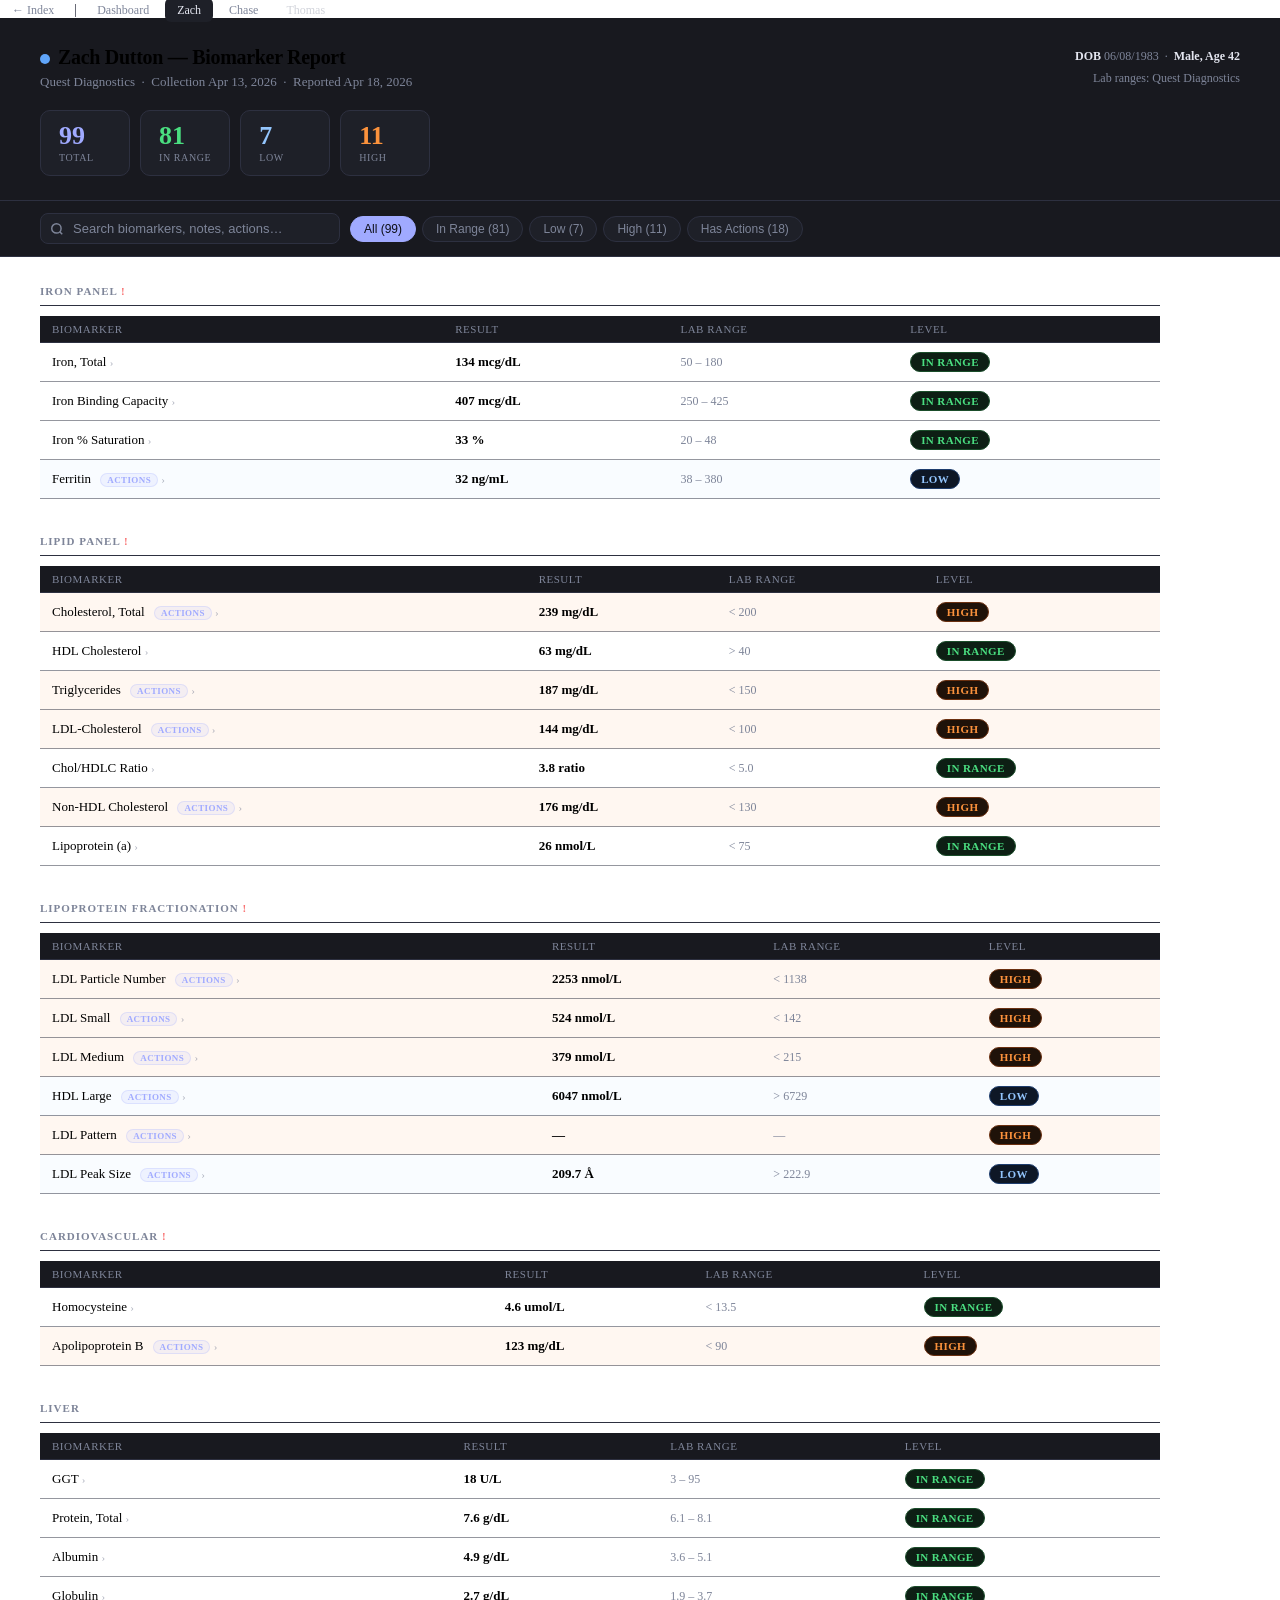
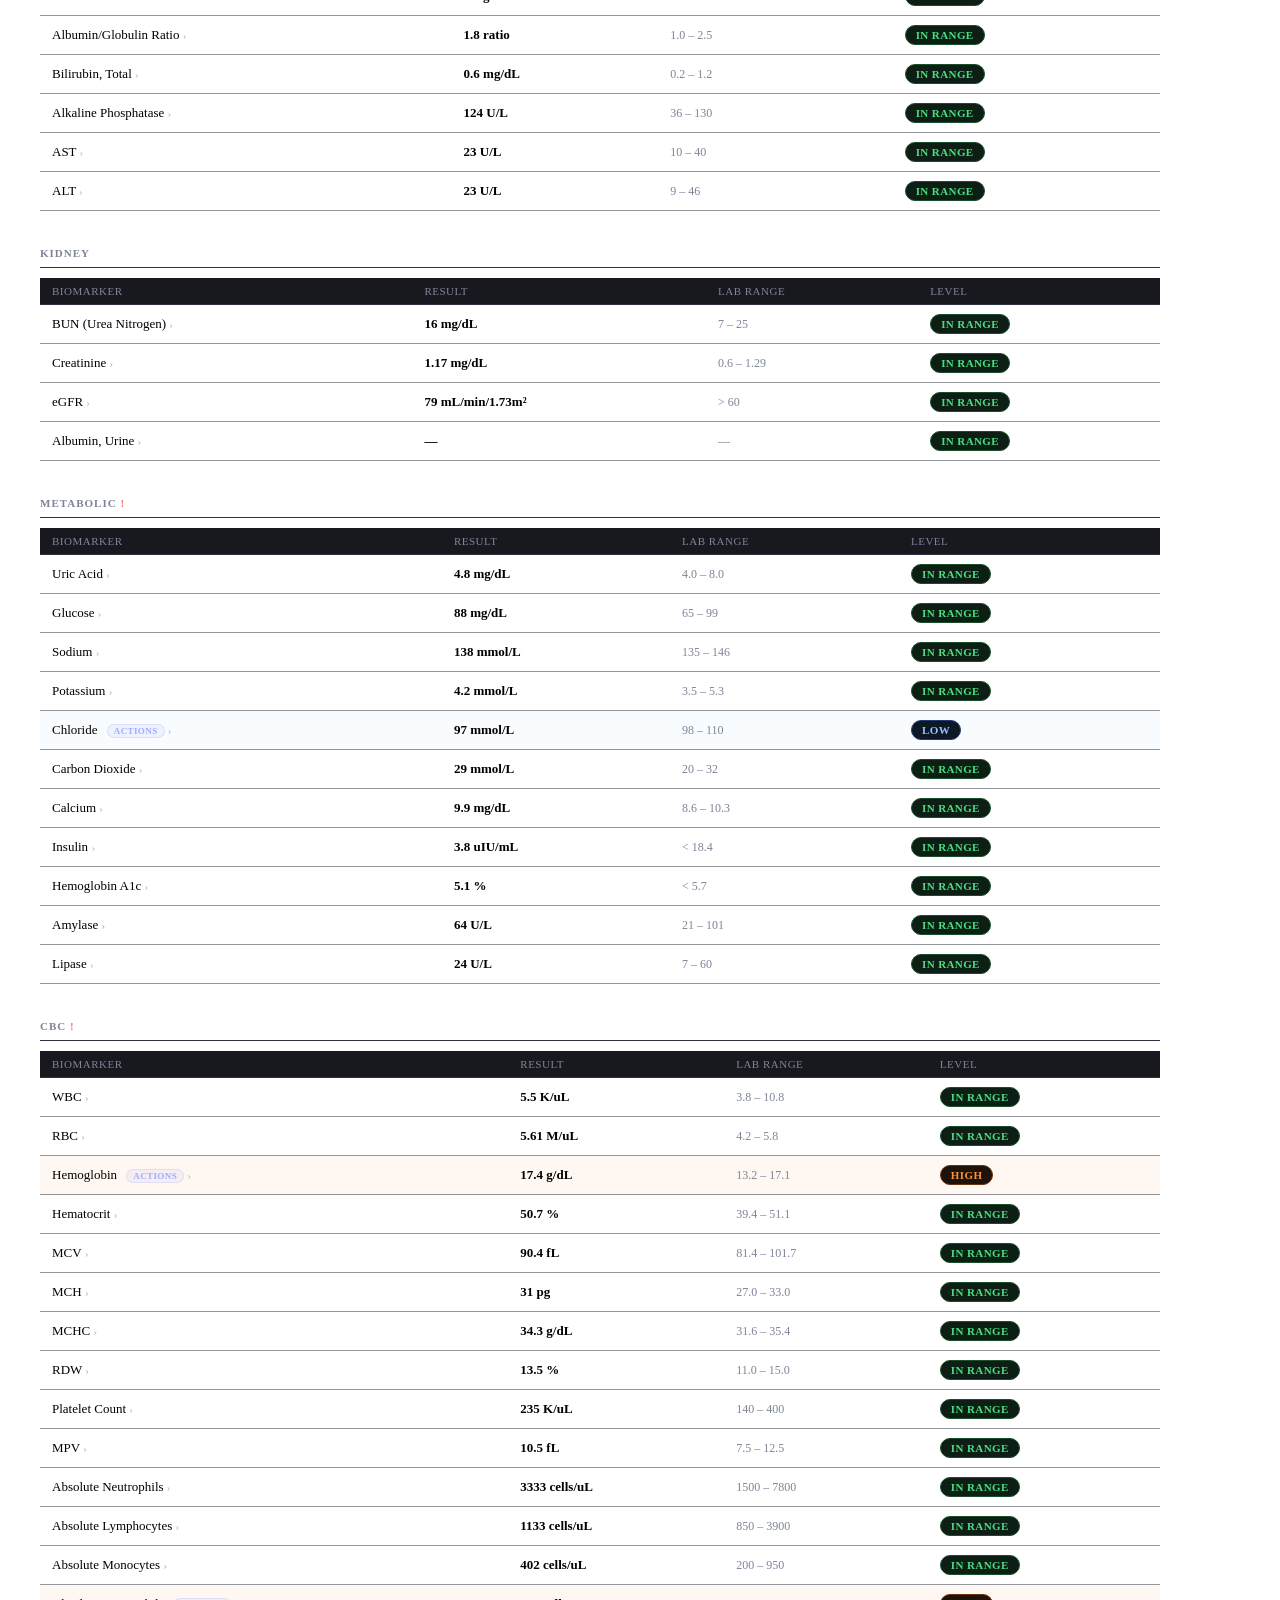
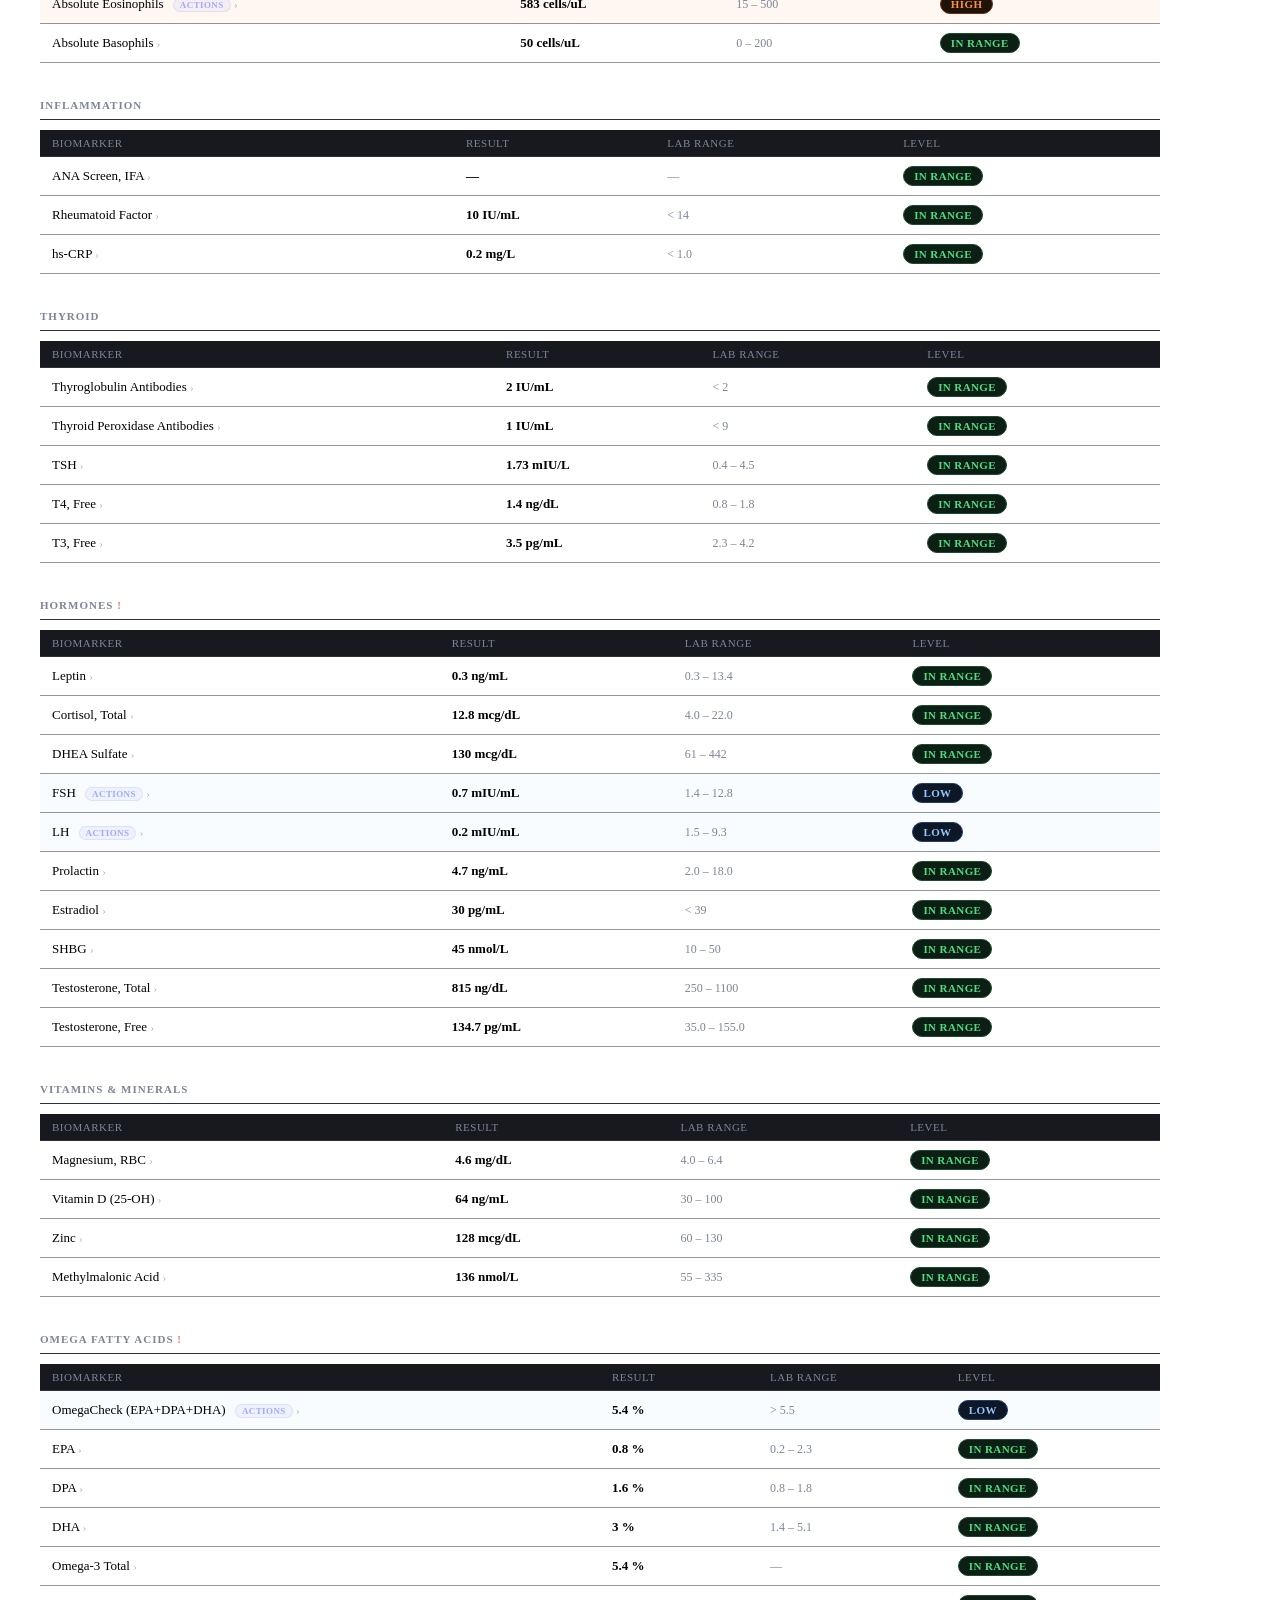
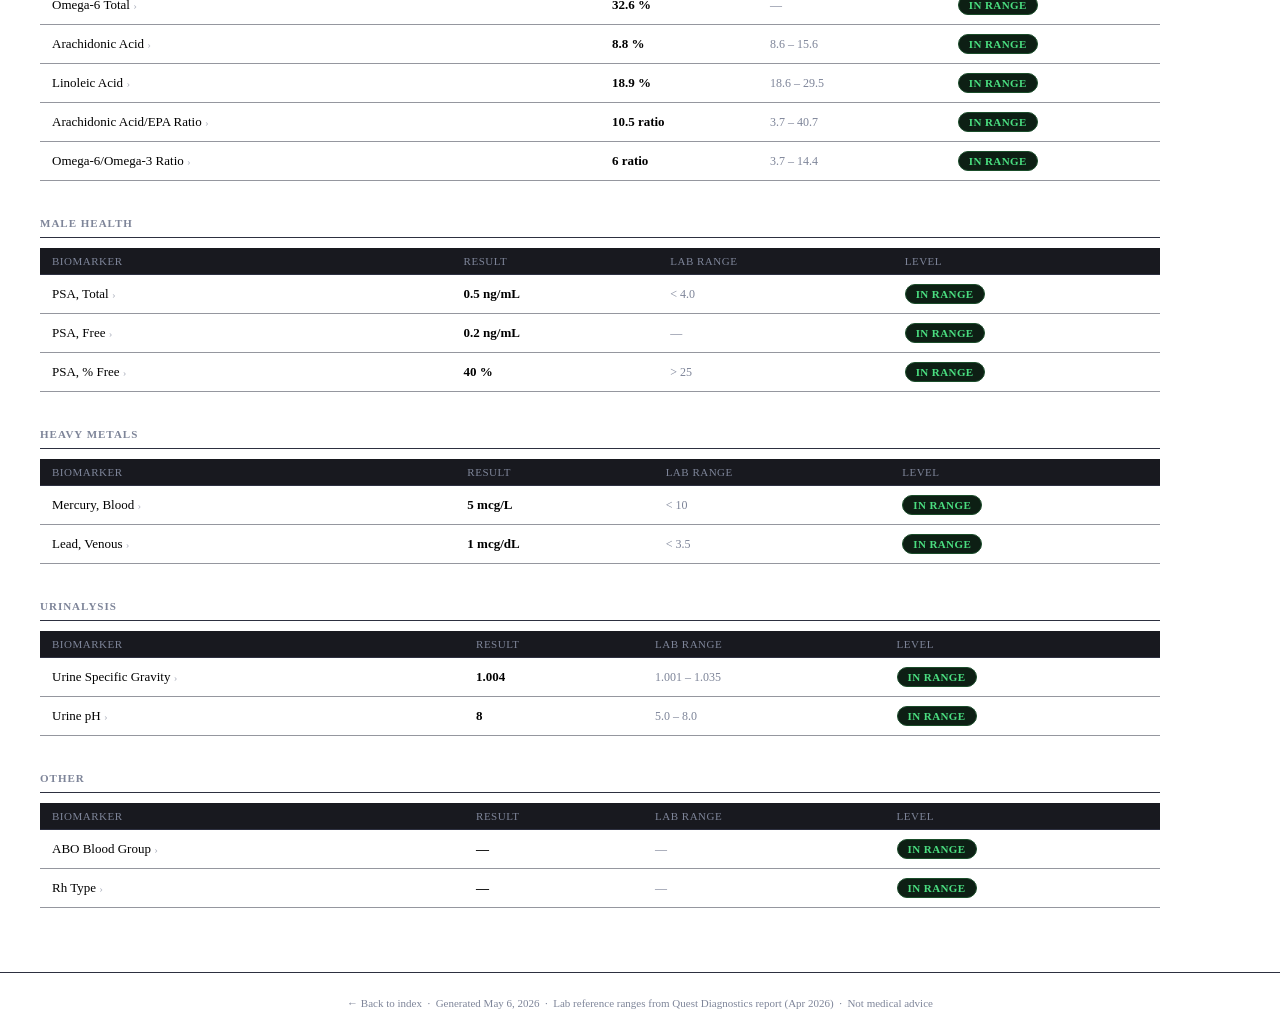
<file: relationships/zach/index.html>
<!DOCTYPE html>
<html lang="en">
<head>
  <meta charset="UTF-8">
  <meta name="viewport" content="width=device-width, initial-scale=1.0">
  <title>Zach Dutton — Function Health Biomarker Report</title>
  <link rel="preconnect" href="https://fonts.googleapis.com">
  <link rel="preconnect" href="https://fonts.gstatic.com" crossorigin>
  <link href="https://fonts.googleapis.com/css2?family=Poppins:wght@300;400;500;600&display=swap" rel="stylesheet">
  <style>
    *, *::before, *::after { box-sizing: border-box; margin: 0; padding: 0; }
    :root {
      --bg: #111216; --surface: #18191f; --surface2: #1e2028;
      --border: #2d3040; --text: #e4e6f0; --muted: #7e8599; --accent: #a0aaff;
      --opt-bg: #0d1f14; --opt-text: #4ade80; --opt-border: #1a4d2a;
      --low-bg: #0e1726; --low-text: #93c5fd; --low-border: #1e3d6e;
      --high-bg: #1f1209; --high-text: #fb923c; --high-border: #6b3010;
    }
<<<<<<< HEAD
    body { font-family: 'Inter', sans-serif; background: var(--bg); color: var(--text); font-size: 14px; line-height: 1.5; }
=======

    body { font-family: 'Poppins', sans-serif; background: var(--bg); color: var(--text); font-size: 14px; line-height: 1.5; }
>>>>>>> 66dabc7 (sync: work in progress (2026-05-08 13:19))

    /* Nav */
    .top-nav { background: var(--surface); border-bottom: 1px solid var(--border);
      padding: 8px 40px; display: flex; gap: 4px; align-items: center; overflow-x: auto; }
    .nav-item { padding: 5px 12px; border-radius: 6px; font-size: 12px; font-weight: 500;
      color: var(--muted); text-decoration: none; white-space: nowrap;
      transition: background 0.12s, color 0.12s; }
    .nav-item:hover { background: var(--surface2); color: var(--text); }
    .nav-active { background: var(--surface2); color: var(--text); }
    .nav-sep { color: var(--border); padding: 0 4px; font-size: 14px; }
    .nav-dim { opacity: 0.35; cursor: default; pointer-events: none; }

    /* Header */
    header { background: var(--surface); border-bottom: 1px solid var(--border); padding: 28px 40px 24px; }
    .header-top { display: flex; align-items: flex-start; justify-content: space-between; gap: 20px; flex-wrap: wrap; }
    .person-dot { display: inline-block; width: 10px; height: 10px; border-radius: 50%; background: #60a5fa; margin-right: 8px; vertical-align: middle; }
    .header-title h1 { font-size: 20px; font-weight: 600; letter-spacing: -0.3px; }
    .header-title .subtitle { color: var(--muted); font-size: 13px; margin-top: 5px; }
    .header-meta { text-align: right; font-size: 12px; color: var(--muted); line-height: 1.8; }
    .header-meta strong { color: var(--text); }
    .summary-grid { display: flex; flex-wrap: wrap; gap: 10px; margin-top: 20px; }
    .stat-card { background: var(--surface2); border: 1px solid var(--border); border-radius: 10px; padding: 12px 18px; min-width: 90px; }
    .stat-card .num { font-size: 26px; font-weight: 600; line-height: 1; }
    .stat-card .lbl { font-size: 10px; color: var(--muted); margin-top: 3px; text-transform: uppercase; letter-spacing: 0.6px; }
    .s-tot .num { color: var(--accent); }
    .s-inrange .num { color: var(--opt-text); }
    .s-low .num { color: var(--low-text); }
    .s-high .num { color: var(--high-text); }

    /* Controls */
    .controls { padding: 12px 40px; border-bottom: 1px solid var(--border); background: var(--surface);
      display: flex; flex-wrap: wrap; gap: 10px; align-items: center; position: sticky; top: 0; z-index: 10; }
    .search-wrap { position: relative; flex: 1; min-width: 160px; max-width: 300px; }
    .search-wrap svg { position: absolute; left: 10px; top: 50%; transform: translateY(-50%); color: var(--muted); pointer-events: none; }
    #search { width: 100%; background: var(--surface2); border: 1px solid var(--border);
      border-radius: 8px; padding: 7px 12px 7px 32px; color: var(--text); font-size: 13px; outline: none; }
    #search:focus { border-color: var(--accent); } #search::placeholder { color: var(--muted); }
    .pills { display: flex; flex-wrap: wrap; gap: 6px; }
    .pill { background: var(--surface2); border: 1px solid var(--border); border-radius: 20px;
      padding: 5px 13px; font-size: 12px; font-weight: 500; color: var(--muted);
      cursor: pointer; transition: all 0.12s; white-space: nowrap; }
    .pill:hover { color: var(--text); border-color: var(--accent); }
    .pill.active { background: var(--accent); border-color: var(--accent); color: #0d0f18; }
    #result-count { font-size: 12px; color: var(--muted); margin-left: auto; white-space: nowrap; }

    /* Main layout */
    main { padding: 28px 40px; max-width: 1200px; }
    .cat-section { margin-bottom: 36px; }
    .cat-title { font-size: 11px; font-weight: 600; letter-spacing: 1px; text-transform: uppercase;
      color: var(--muted); padding-bottom: 8px; border-bottom: 1px solid var(--border); margin-bottom: 10px; }
    .cat-flag { color: #f87171; }
    .table-wrap { overflow-x: auto; -webkit-overflow-scrolling: touch; }
    .bm-table { width: 100%; border-collapse: collapse; font-size: 13px; }
    .bm-table thead th { text-align: left; font-weight: 500; font-size: 11px; text-transform: uppercase;
      letter-spacing: 0.5px; color: var(--muted); padding: 7px 12px; border-bottom: 1px solid var(--border);
      white-space: nowrap; background: var(--surface); }
    .bm-row { border-bottom: 1px solid rgba(45,48,64,0.5); }
    .bm-row:last-child { border-bottom: none; }
    .bm-row td { padding: 9px 12px; vertical-align: middle; }
    .bm-row[data-toggle] { cursor: pointer; }
    .bm-row[data-toggle]:hover { background: rgba(255,255,255,0.02); }
    .bm-row.row-low { background: rgba(147,197,253,0.06); }
    .bm-row.row-high { background: rgba(251,146,60,0.07); }
    .bm-name { font-weight: 500; min-width: 160px; }
    .tog-indicator { font-size: 11px; color: var(--muted); opacity: 0.6; transition: transform 0.15s; display: inline-block; }
    .bm-row.row-open .tog-indicator { transform: rotate(90deg); }
    .acts-tag { display: inline-block; font-size: 9px; font-weight: 700; text-transform: uppercase;
      letter-spacing: 0.4px; padding: 1px 6px; border-radius: 10px; margin-left: 6px;
      background: rgba(160,170,255,0.12); color: var(--accent); border: 1px solid rgba(160,170,255,0.25);
      vertical-align: middle; }
    .bm-val { font-weight: 600; white-space: nowrap; }
    .bm-range { color: var(--muted); white-space: nowrap; font-size: 12px; }
    .level-badge { display: inline-block; padding: 3px 10px; border-radius: 20px;
      font-size: 11px; font-weight: 600; letter-spacing: 0.4px; text-transform: uppercase; white-space: nowrap; }
    .badge-opt { background: var(--opt-bg); color: var(--opt-text); border: 1px solid var(--opt-border); }
    .badge-low { background: var(--low-bg); color: var(--low-text); border: 1px solid var(--low-border); }
    .badge-high { background: var(--high-bg); color: var(--high-text); border: 1px solid var(--high-border); }

    /* Detail rows */
    .detail-row { border-bottom: 2px solid var(--border); }
    .detail-cell { padding: 12px 20px 16px 20px; background: var(--surface); }
    .bm-note { color: var(--muted); font-size: 12px; margin-bottom: 6px; }
    .func-note { font-size: 11px; color: #4a5270; margin-bottom: 8px; }
    .func-src { opacity: 0.75; }
    .ctx-section { margin-bottom: 10px; }
    .ctx-field { font-size: 12px; color: var(--muted); line-height: 1.7; margin-bottom: 5px; }
    .ctx-label { font-weight: 600; color: #8899cc; font-size: 10px; text-transform: uppercase;
      letter-spacing: 0.5px; margin-right: 6px; }
    .action-section { margin-top: 10px; border-top: 1px solid var(--border); padding-top: 10px; }
    .action-title { font-size: 11px; font-weight: 600; text-transform: uppercase;
      letter-spacing: 0.5px; color: var(--accent); margin-bottom: 5px; }
    .action-list { padding-left: 16px; font-size: 12px; color: var(--muted); line-height: 1.75; }
    .action-list li { margin-bottom: 3px; }

    .bm-row.hidden { display: none; }
    .detail-row.hidden { display: none; }
    .cat-section.all-hidden { display: none; }

    footer { text-align: center; padding: 24px 40px; color: var(--muted); font-size: 11px; border-top: 1px solid var(--border); }
    footer a { color: var(--muted); text-decoration: none; } footer a:hover { color: var(--text); }

    /* Mobile */
    @media (max-width: 640px) {
      header, .controls, main, footer { padding-left: 14px; padding-right: 14px; }
      header { padding-top: 18px; padding-bottom: 16px; }
      .top-nav { padding: 8px 14px; gap: 2px; }
      .nav-item { padding: 4px 9px; font-size: 11px; }
      .header-meta { text-align: left; margin-top: 8px; }
      .bm-table, .bm-table tbody { display: block; }
      .bm-table thead { display: none; }
      .bm-row {
        display: grid !important;
        grid-template-columns: 1fr auto;
        grid-template-rows: auto auto;
        gap: 0 10px;
        border: 1px solid var(--border) !important;
        border-radius: 8px;
        margin-bottom: 6px;
        padding: 10px 12px;
        background: var(--surface) !important;
      }
      .bm-row.row-low { border-left: 3px solid var(--low-text) !important; }
      .bm-row.row-high { border-left: 3px solid var(--high-text) !important; }
      .bm-row td { padding: 0 !important; border: none !important; vertical-align: unset !important; }
      .bm-row td:nth-child(1) { grid-column: 1; grid-row: 1; font-weight: 600; font-size: 13px; align-self: end; }
      .bm-row td:nth-child(2) { grid-column: 1; grid-row: 2; font-size: 12px; color: var(--muted); align-self: start; margin-top: 2px; }
      .bm-row td:nth-child(3) { display: none; }
      .bm-row td:nth-child(4) { grid-column: 2; grid-row: 1 / 3; align-self: center; }
      .bm-row.hidden { display: none !important; }
      .detail-row { display: block !important; }
      .detail-row.hidden { display: none !important; }
      .detail-row td { display: block !important; }
      .detail-cell { padding: 10px 12px 14px; }
      .stat-card { min-width: 72px; padding: 9px 12px; }
      .stat-card .num { font-size: 22px; }
    }
</style>
</head>
<body>

<nav class="top-nav">
  <a class="nav-item" href="../../">← Index</a>
  <span class="nav-sep">|</span>
  <a class="nav-item" href="../../health-dashboard/">Dashboard</a>
  <a class="nav-item nav-active" href="#">Zach</a>
  <a class="nav-item" href="../../relationships/chase/">Chase</a>
  <a class="nav-item nav-dim">Thomas</a>
</nav>

<header>
  <div class="header-top">
    <div class="header-title">
      <h1><span class="person-dot"></span>Zach Dutton — Biomarker Report</h1>
      <div class="subtitle">Quest Diagnostics &nbsp;·&nbsp; Collection Apr 13, 2026 &nbsp;·&nbsp; Reported Apr 18, 2026</div>
    </div>
    <div class="header-meta">
      <strong>DOB</strong> 06/08/1983 &nbsp;·&nbsp; <strong>Male, Age 42</strong><br>
      Lab ranges: Quest Diagnostics
    </div>
  </div>
  <div class="summary-grid">
    <div class="stat-card s-tot"><div class="num">99</div><div class="lbl">Total</div></div>
    <div class="stat-card s-inrange"><div class="num">81</div><div class="lbl">In Range</div></div>
    <div class="stat-card s-low"><div class="num">7</div><div class="lbl">Low</div></div>
    <div class="stat-card s-high"><div class="num">11</div><div class="lbl">High</div></div>
  </div>
</header>

<div class="controls">
  <div class="search-wrap">
    <svg width="14" height="14" viewBox="0 0 24 24" fill="none" stroke="currentColor" stroke-width="2.5"><circle cx="11" cy="11" r="8"/><path d="m21 21-4.35-4.35"/></svg>
    <input type="text" id="search" placeholder="Search biomarkers, notes, actions…" autocomplete="off">
  </div>
  <div class="pills">
    <button class="pill active" data-filter="all">All (99)</button>
    <button class="pill" data-filter="in-range">In Range (81)</button>
    <button class="pill" data-filter="low">Low (7)</button>
    <button class="pill" data-filter="high">High (11)</button>
    <button class="pill" data-filter="has-actions">Has Actions (18)</button>
  </div>
  <span id="result-count"></span>
</div>

<main>
<section class="cat-section" data-cat="Iron Panel"><h2 class="cat-title">Iron Panel <span class="cat-flag">!</span></h2><div class="table-wrap"><table class="bm-table"><thead><tr><th>Biomarker</th><th>Result</th><th>Lab Range</th><th>Level</th></tr></thead><tbody><tr class="bm-row " data-level="in-range" data-status="in-range" data-search="iron, total iron panel   serum iron measures iron currently circulating bound to transferrin — a snapshot of transport iron, not total body stores. essential for hemoglobin synthesis, mitochondrial energy, thyroid hormone conversion, and immune function. evaluate alongside ferritin and tibc rather than in isolation. recent iron intake, inflammation (falsely lowers serum iron), menstrual blood loss, hemolysis, and time of day. consume iron-rich foods with vitamin c. avoid calcium with iron-rich meals. retest ferritin to assess stores." data-has-actions="0" data-toggle="Iron__Total" onclick="toggleDetail(this)"><td class="bm-name" data-label="Biomarker">Iron, Total <span class=tog-indicator>›</span></td><td class="bm-val" data-label="Result">134 mcg/dL</td><td class="bm-range" data-label="Lab Range">50 – 180</td><td data-label="Level"><span class="level-badge badge-opt">In Range</span></td></tr>
<tr class="detail-row hidden" id="d-Iron__Total"><td colspan="4" class="detail-cell"><div class="func-note">Functional target: 85 – 130 <span class="func-src">(Peter Attia MD)</span></div><div class="ctx-section"><div class="ctx-field"><span class="ctx-label">What it is</span> Serum iron measures iron currently circulating bound to transferrin — a snapshot of transport iron, not total body stores.</div><div class="ctx-field"><span class="ctx-label">Why it matters</span> Essential for hemoglobin synthesis, mitochondrial energy, thyroid hormone conversion, and immune function. Evaluate alongside ferritin and TIBC rather than in isolation.</div><div class="ctx-field"><span class="ctx-label">What affects it</span> Recent iron intake, inflammation (falsely lowers serum iron), menstrual blood loss, hemolysis, and time of day.</div><div class="ctx-field"><span class="ctx-label">How to optimize</span> Consume iron-rich foods with vitamin C. Avoid calcium with iron-rich meals. Retest ferritin to assess stores.</div></div></td></tr>
<tr class="bm-row " data-level="in-range" data-status="in-range" data-search="iron binding capacity iron panel tibc — indirect measure of transferrin.  total iron-binding capacity (tibc) measures how much iron transferrin could carry if fully saturated — an indirect measure of transferrin levels. tibc rises when body is iron-deficient (more open sites), falls when stores are adequate. complements ferritin and serum iron to distinguish iron-deficiency anemia from anemia of chronic disease. iron status, nutritional state (low protein reduces transferrin), inflammation, liver function, pregnancy. improving iron stores normalizes tibc. ensure adequate dietary protein for transferrin synthesis." data-has-actions="0" data-toggle="Iron_Binding_Capacity" onclick="toggleDetail(this)"><td class="bm-name" data-label="Biomarker">Iron Binding Capacity <span class=tog-indicator>›</span></td><td class="bm-val" data-label="Result">407 mcg/dL</td><td class="bm-range" data-label="Lab Range">250 – 425</td><td data-label="Level"><span class="level-badge badge-opt">In Range</span></td></tr>
<tr class="detail-row hidden" id="d-Iron_Binding_Capacity"><td colspan="4" class="detail-cell"><div class="bm-note">TIBC — indirect measure of transferrin.</div><div class="func-note">Functional target: 250 – 370 <span class="func-src">(Functional Medicine)</span></div><div class="ctx-section"><div class="ctx-field"><span class="ctx-label">What it is</span> Total iron-binding capacity (TIBC) measures how much iron transferrin could carry if fully saturated — an indirect measure of transferrin levels.</div><div class="ctx-field"><span class="ctx-label">Why it matters</span> TIBC rises when body is iron-deficient (more open sites), falls when stores are adequate. Complements ferritin and serum iron to distinguish iron-deficiency anemia from anemia of chronic disease.</div><div class="ctx-field"><span class="ctx-label">What affects it</span> Iron status, nutritional state (low protein reduces transferrin), inflammation, liver function, pregnancy.</div><div class="ctx-field"><span class="ctx-label">How to optimize</span> Improving iron stores normalizes TIBC. Ensure adequate dietary protein for transferrin synthesis.</div></div></td></tr>
<tr class="bm-row " data-level="in-range" data-status="in-range" data-search="iron % saturation iron panel   transferrin saturation = serum iron ÷ tibc × 100. reflects how efficiently iron is being transported. low (<20%) suggests iron deficiency or chronic inflammation. high (>45%) raises concern for hemochromatosis. more informative in context with ferritin and serum iron. serum iron (fluctuates with time of day and meals), inflammation, liver disease. address root cause — dietary insufficiency, malabsorption, or excess supplementation." data-has-actions="0" data-toggle="Iron___Saturation" onclick="toggleDetail(this)"><td class="bm-name" data-label="Biomarker">Iron % Saturation <span class=tog-indicator>›</span></td><td class="bm-val" data-label="Result">33 %</td><td class="bm-range" data-label="Lab Range">20 – 48</td><td data-label="Level"><span class="level-badge badge-opt">In Range</span></td></tr>
<tr class="detail-row hidden" id="d-Iron___Saturation"><td colspan="4" class="detail-cell"><div class="func-note">Functional target: 25 – 45 <span class="func-src">(Functional Medicine)</span></div><div class="ctx-section"><div class="ctx-field"><span class="ctx-label">What it is</span> Transferrin saturation = serum iron ÷ TIBC × 100. Reflects how efficiently iron is being transported.</div><div class="ctx-field"><span class="ctx-label">Why it matters</span> Low (<20%) suggests iron deficiency or chronic inflammation. High (>45%) raises concern for hemochromatosis. More informative in context with ferritin and serum iron.</div><div class="ctx-field"><span class="ctx-label">What affects it</span> Serum iron (fluctuates with time of day and meals), inflammation, liver disease.</div><div class="ctx-field"><span class="ctx-label">How to optimize</span> Address root cause — dietary insufficiency, malabsorption, or excess supplementation.</div></div></td></tr>
<tr class="bm-row row-low" data-level="low" data-status="out-of-range" data-search="ferritin iron panel flagged l. functional target 50–150 ng/ml. increase heme iron: beef, lamb, liver, oysters are the most bioavailable sources pair non-heme iron (spinach, legumes, pumpkin seeds) with vitamin c avoid coffee or tea within 1 hour of iron-rich meals (tannins block absorption) consider iron bisglycinate 25–50 mg/day with vitamin c if dietary approach is insufficient note: trt increases rbc production and iron utilization — this may be a contributing factor retest ferritin in 8–12 weeks — target 75–100 ng/ml ferritin is the primary iron storage protein; serum ferritin is a proxy for total body iron stores. also an acute-phase reactant — can appear falsely elevated during inflammation. below 50 ng/ml is functionally low even with normal hemoglobin — associated with fatigue, cognitive fog, hair loss, restless legs, and impaired thyroid function. both zach (32) and chase (37) are below this threshold, making iron repletion a priority for both. blood loss (gi, menstrual), dietary iron insufficiency, malabsorption, intense endurance training (foot-strike hemolysis), and inflammation (which can mask true depletion by falsely elevating ferritin). increase heme iron: beef, lamb, oysters, liver. pair non-heme sources with vitamin c. avoid coffee/tea within 1h of iron-rich meals. iron bisglycinate 25–50 mg/day with vitamin c on empty stomach. retest in 8–12 weeks. target 75–100 ng/ml." data-has-actions="1" data-toggle="Ferritin" onclick="toggleDetail(this)"><td class="bm-name" data-label="Biomarker">Ferritin <span class="acts-tag">Actions</span> <span class=tog-indicator>›</span></td><td class="bm-val" data-label="Result">32 ng/mL</td><td class="bm-range" data-label="Lab Range">38 – 380</td><td data-label="Level"><span class="level-badge badge-low">Low</span></td></tr>
<tr class="detail-row hidden" id="d-Ferritin"><td colspan="4" class="detail-cell"><div class="bm-note">Flagged L. Functional target 50–150 ng/mL.</div><div class="func-note">Functional target: 50 – 150 <span class="func-src">(Peter Attia MD)</span></div><div class="ctx-section"><div class="ctx-field"><span class="ctx-label">What it is</span> Ferritin is the primary iron storage protein; serum ferritin is a proxy for total body iron stores. Also an acute-phase reactant — can appear falsely elevated during inflammation.</div><div class="ctx-field"><span class="ctx-label">Why it matters</span> Below 50 ng/mL is functionally low even with normal hemoglobin — associated with fatigue, cognitive fog, hair loss, restless legs, and impaired thyroid function. Both Zach (32) and Chase (37) are below this threshold, making iron repletion a priority for both.</div><div class="ctx-field"><span class="ctx-label">What affects it</span> Blood loss (GI, menstrual), dietary iron insufficiency, malabsorption, intense endurance training (foot-strike hemolysis), and inflammation (which can mask true depletion by falsely elevating ferritin).</div><div class="ctx-field"><span class="ctx-label">How to optimize</span> Increase heme iron: beef, lamb, oysters, liver. Pair non-heme sources with vitamin C. Avoid coffee/tea within 1h of iron-rich meals. Iron bisglycinate 25–50 mg/day with vitamin C on empty stomach. Retest in 8–12 weeks. Target 75–100 ng/mL.</div></div><div class="action-section"><div class="action-title">Actions for Zach</div><ul class="action-list"><li>Increase heme iron: beef, lamb, liver, oysters are the most bioavailable sources</li><li>Pair non-heme iron (spinach, legumes, pumpkin seeds) with vitamin C</li><li>Avoid coffee or tea within 1 hour of iron-rich meals (tannins block absorption)</li><li>Consider iron bisglycinate 25–50 mg/day with vitamin C if dietary approach is insufficient</li><li>Note: TRT increases RBC production and iron utilization — this may be a contributing factor</li><li>Retest ferritin in 8–12 weeks — target 75–100 ng/mL</li></ul></div></td></tr>
</tbody></table></div></section>
<section class="cat-section" data-cat="Lipid Panel"><h2 class="cat-title">Lipid Panel <span class="cat-flag">!</span></h2><div class="table-wrap"><table class="bm-table"><thead><tr><th>Biomarker</th><th>Result</th><th>Lab Range</th><th>Level</th></tr></thead><tbody><tr class="bm-row row-high" data-level="high" data-status="out-of-range" data-search="cholesterol, total lipid panel flagged h. desirable <200. total cholesterol is elevated but context matters — hdl is excellent (63). non-hdl and ldl-p are the more actionable targets focus on ldl particle quality and count rather than total cholesterol alone reduce refined carbohydrates and added sugars (primary driver of high triglycerides and ldl-p) maintain current exercise and dietary fat quality discuss with physician: with ldl-p at 2253, pharmacological intervention is worth evaluating total cholesterol is the sum of all circulating cholesterol — hdl, ldl, vldl, and idl. a blunt measure whose meaning depends entirely on the distribution between fractions. total cholesterol alone is a poor cardiovascular risk predictor. what matters more is the hdl fraction, ldl quality (particle size and number), and non-hdl cholesterol. very low total cholesterol (<150) can indicate malnutrition or liver issues. diet (saturated and trans fats raise ldl; unsaturated fats raise hdl), genetics, thyroid function, exercise, medications. focus on cholesterol fractions rather than total. prioritize ldl quality (particle size), hdl raising, and triglyceride reduction." data-has-actions="1" data-toggle="Cholesterol__Total" onclick="toggleDetail(this)"><td class="bm-name" data-label="Biomarker">Cholesterol, Total <span class="acts-tag">Actions</span> <span class=tog-indicator>›</span></td><td class="bm-val" data-label="Result">239 mg/dL</td><td class="bm-range" data-label="Lab Range">< 200</td><td data-label="Level"><span class="level-badge badge-high">High</span></td></tr>
<tr class="detail-row hidden" id="d-Cholesterol__Total"><td colspan="4" class="detail-cell"><div class="bm-note">Flagged H. Desirable <200.</div><div class="func-note">Functional target: < 200 <span class="func-src">(AHA/ACC)</span></div><div class="ctx-section"><div class="ctx-field"><span class="ctx-label">What it is</span> Total cholesterol is the sum of all circulating cholesterol — HDL, LDL, VLDL, and IDL. A blunt measure whose meaning depends entirely on the distribution between fractions.</div><div class="ctx-field"><span class="ctx-label">Why it matters</span> Total cholesterol alone is a poor cardiovascular risk predictor. What matters more is the HDL fraction, LDL quality (particle size and number), and non-HDL cholesterol. Very low total cholesterol (<150) can indicate malnutrition or liver issues.</div><div class="ctx-field"><span class="ctx-label">What affects it</span> Diet (saturated and trans fats raise LDL; unsaturated fats raise HDL), genetics, thyroid function, exercise, medications.</div><div class="ctx-field"><span class="ctx-label">How to optimize</span> Focus on cholesterol fractions rather than total. Prioritize LDL quality (particle size), HDL raising, and triglyceride reduction.</div></div><div class="action-section"><div class="action-title">Actions for Zach</div><ul class="action-list"><li>Total cholesterol is elevated but context matters — HDL is excellent (63). Non-HDL and LDL-P are the more actionable targets</li><li>Focus on LDL particle quality and count rather than total cholesterol alone</li><li>Reduce refined carbohydrates and added sugars (primary driver of high triglycerides and LDL-P)</li><li>Maintain current exercise and dietary fat quality</li><li>Discuss with physician: with LDL-P at 2253, pharmacological intervention is worth evaluating</li></ul></div></td></tr>
<tr class="bm-row " data-level="in-range" data-status="in-range" data-search="hdl cholesterol lipid panel   hdl carries cholesterol away from arterial walls back to the liver for excretion (reverse cholesterol transport). also has anti-inflammatory and antioxidant properties. below 50 in men is functionally low. low hdl is independently associated with increased cardiovascular risk even when ldl appears controlled. hdl quality (large, functional particles) matters as much as quantity. chase at 47 is borderline; raising hdl is particularly important given his ldl particle burden. physical inactivity (the single most modifiable factor), smoking, refined carbohydrates, trans fats, obesity, insulin resistance, genetics. aerobic exercise 150+ min/week is the most evidence-based hdl raiser. reduce refined carbs and sugar. increase monounsaturated fats (olive oil, avocado). omega-3s have modest effects." data-has-actions="0" data-toggle="HDL_Cholesterol" onclick="toggleDetail(this)"><td class="bm-name" data-label="Biomarker">HDL Cholesterol <span class=tog-indicator>›</span></td><td class="bm-val" data-label="Result">63 mg/dL</td><td class="bm-range" data-label="Lab Range">> 40</td><td data-label="Level"><span class="level-badge badge-opt">In Range</span></td></tr>
<tr class="detail-row hidden" id="d-HDL_Cholesterol"><td colspan="4" class="detail-cell"><div class="func-note">Functional target: > 50 <span class="func-src">(AHA/ACC)</span></div><div class="ctx-section"><div class="ctx-field"><span class="ctx-label">What it is</span> HDL carries cholesterol away from arterial walls back to the liver for excretion (reverse cholesterol transport). Also has anti-inflammatory and antioxidant properties.</div><div class="ctx-field"><span class="ctx-label">Why it matters</span> Below 50 in men is functionally low. Low HDL is independently associated with increased cardiovascular risk even when LDL appears controlled. HDL quality (large, functional particles) matters as much as quantity. Chase at 47 is borderline; raising HDL is particularly important given his LDL particle burden.</div><div class="ctx-field"><span class="ctx-label">What affects it</span> Physical inactivity (the single most modifiable factor), smoking, refined carbohydrates, trans fats, obesity, insulin resistance, genetics.</div><div class="ctx-field"><span class="ctx-label">How to optimize</span> Aerobic exercise 150+ min/week is the most evidence-based HDL raiser. Reduce refined carbs and sugar. Increase monounsaturated fats (olive oil, avocado). Omega-3s have modest effects.</div></div></td></tr>
<tr class="bm-row row-high" data-level="high" data-status="out-of-range" data-search="triglycerides lipid panel flagged h. functional target <100. triglycerides at 187 reflect carbohydrate and alcohol metabolism — the most modifiable lipid fraction reduce refined carbohydrates, added sugars, and alcohol — these are the primary drivers increase omega-3 fatty acids: epa+dha at 3–4 g/day can reduce triglycerides by 20–40% ensure regular aerobic exercise — 150+ minutes/week significantly lowers triglycerides target: retest triglycerides in 3 months after dietary changes. goal: <100 mg/dl triglycerides are fats circulating in the blood after meals and released from adipose tissue. primary fuel between meals, packaged in vldl by the liver. elevated triglycerides indicate carbohydrate excess, insulin resistance, or impaired fat clearance — and drive production of small, dense ldl particles. zach at 187 is well above the functional target of <100. chase at 65 is optimal. zach's triglycerides are the most actionable lipid marker. refined carbohydrates and sugar (dominant driver), alcohol, physical inactivity, insulin resistance, certain medications, genetics. reduce refined carbohydrates and added sugars. reduce alcohol. regular aerobic exercise. omega-3s (epa+dha 3–4 g/day) can reduce triglycerides 20–40%." data-has-actions="1" data-toggle="Triglycerides" onclick="toggleDetail(this)"><td class="bm-name" data-label="Biomarker">Triglycerides <span class="acts-tag">Actions</span> <span class=tog-indicator>›</span></td><td class="bm-val" data-label="Result">187 mg/dL</td><td class="bm-range" data-label="Lab Range">< 150</td><td data-label="Level"><span class="level-badge badge-high">High</span></td></tr>
<tr class="detail-row hidden" id="d-Triglycerides"><td colspan="4" class="detail-cell"><div class="bm-note">Flagged H. Functional target <100.</div><div class="func-note">Functional target: < 100 <span class="func-src">(Peter Attia MD)</span></div><div class="ctx-section"><div class="ctx-field"><span class="ctx-label">What it is</span> Triglycerides are fats circulating in the blood after meals and released from adipose tissue. Primary fuel between meals, packaged in VLDL by the liver.</div><div class="ctx-field"><span class="ctx-label">Why it matters</span> Elevated triglycerides indicate carbohydrate excess, insulin resistance, or impaired fat clearance — and drive production of small, dense LDL particles. Zach at 187 is well above the functional target of <100. Chase at 65 is optimal. Zach's triglycerides are the most actionable lipid marker.</div><div class="ctx-field"><span class="ctx-label">What affects it</span> Refined carbohydrates and sugar (dominant driver), alcohol, physical inactivity, insulin resistance, certain medications, genetics.</div><div class="ctx-field"><span class="ctx-label">How to optimize</span> Reduce refined carbohydrates and added sugars. Reduce alcohol. Regular aerobic exercise. Omega-3s (EPA+DHA 3–4 g/day) can reduce triglycerides 20–40%.</div></div><div class="action-section"><div class="action-title">Actions for Zach</div><ul class="action-list"><li>Triglycerides at 187 reflect carbohydrate and alcohol metabolism — the most modifiable lipid fraction</li><li>Reduce refined carbohydrates, added sugars, and alcohol — these are the primary drivers</li><li>Increase omega-3 fatty acids: EPA+DHA at 3–4 g/day can reduce triglycerides by 20–40%</li><li>Ensure regular aerobic exercise — 150+ minutes/week significantly lowers triglycerides</li><li>Target: retest triglycerides in 3 months after dietary changes. Goal: <100 mg/dL</li></ul></div></td></tr>
<tr class="bm-row row-high" data-level="high" data-status="out-of-range" data-search="ldl-cholesterol lipid panel flagged h. functional target <100 mg/dl. ldl-c of 144 combined with ldl-p of 2253 and pattern b represents significant cardiovascular risk reduce saturated fat (red meat, full-fat dairy, coconut oil) and shift to monounsaturated fats add soluble fiber: psyllium (10 g/day), oat bran, beans — binds cholesterol in the gut increase epa+dha omega-3s to 3–4 g/day physician discussion: statin therapy has strong evidence for ldl-c and ldl-p reduction retest in 3–6 months after lifestyle changes ldl-c is a calculated estimate of cholesterol carried in ldl particles. the most commonly tracked cardiovascular risk marker, though it undercounts risk when small dense ldl particles are present. both chase (109) and zach (144) exceed the functional threshold of 100. for zach, combined with ldl-p 2253 and pattern b, the cardiovascular risk is substantially higher than ldl-c alone suggests. chase's ldl-c also undercounts risk given his ldl-p 1604 and small particle burden. diet (saturated fat), genetics (familial hypercholesterolemia), thyroid function, liver function, insulin resistance, medications. reduce saturated fat, increase soluble fiber (oats, psyllium, beans), add plant sterols, optimize omega-3 intake. physician discussion about pharmacological options if lifestyle insufficient." data-has-actions="1" data-toggle="LDL_Cholesterol" onclick="toggleDetail(this)"><td class="bm-name" data-label="Biomarker">LDL-Cholesterol <span class="acts-tag">Actions</span> <span class=tog-indicator>›</span></td><td class="bm-val" data-label="Result">144 mg/dL</td><td class="bm-range" data-label="Lab Range">< 100</td><td data-label="Level"><span class="level-badge badge-high">High</span></td></tr>
<tr class="detail-row hidden" id="d-LDL_Cholesterol"><td colspan="4" class="detail-cell"><div class="bm-note">Flagged H. Functional target <100 mg/dL.</div><div class="func-note">Functional target: < 100 <span class="func-src">(AHA/ACC)</span></div><div class="ctx-section"><div class="ctx-field"><span class="ctx-label">What it is</span> LDL-C is a calculated estimate of cholesterol carried in LDL particles. The most commonly tracked cardiovascular risk marker, though it undercounts risk when small dense LDL particles are present.</div><div class="ctx-field"><span class="ctx-label">Why it matters</span> Both Chase (109) and Zach (144) exceed the functional threshold of 100. For Zach, combined with LDL-P 2253 and Pattern B, the cardiovascular risk is substantially higher than LDL-C alone suggests. Chase's LDL-C also undercounts risk given his LDL-P 1604 and small particle burden.</div><div class="ctx-field"><span class="ctx-label">What affects it</span> Diet (saturated fat), genetics (familial hypercholesterolemia), thyroid function, liver function, insulin resistance, medications.</div><div class="ctx-field"><span class="ctx-label">How to optimize</span> Reduce saturated fat, increase soluble fiber (oats, psyllium, beans), add plant sterols, optimize omega-3 intake. Physician discussion about pharmacological options if lifestyle insufficient.</div></div><div class="action-section"><div class="action-title">Actions for Zach</div><ul class="action-list"><li>LDL-C of 144 combined with LDL-P of 2253 and Pattern B represents significant cardiovascular risk</li><li>Reduce saturated fat (red meat, full-fat dairy, coconut oil) and shift to monounsaturated fats</li><li>Add soluble fiber: psyllium (10 g/day), oat bran, beans — binds cholesterol in the gut</li><li>Increase EPA+DHA omega-3s to 3–4 g/day</li><li>Physician discussion: statin therapy has strong evidence for LDL-C and LDL-P reduction</li><li>Retest in 3–6 months after lifestyle changes</li></ul></div></td></tr>
<tr class="bm-row " data-level="in-range" data-status="in-range" data-search="chol/hdlc ratio lipid panel   the ratio of total cholesterol to hdl. higher number means more total cholesterol relative to the 'good' fraction — a simple risk-adjustment tool. below 4.0 is considered optimal. both zach and chase are at or below this threshold, which is reassuring despite other lipid abnormalities. same factors as total cholesterol and hdl. improve by raising hdl (exercise, dietary fat quality) and controlling total cholesterol." data-has-actions="0" data-toggle="Chol_HDLC_Ratio" onclick="toggleDetail(this)"><td class="bm-name" data-label="Biomarker">Chol/HDLC Ratio <span class=tog-indicator>›</span></td><td class="bm-val" data-label="Result">3.8 ratio</td><td class="bm-range" data-label="Lab Range">< 5.0</td><td data-label="Level"><span class="level-badge badge-opt">In Range</span></td></tr>
<tr class="detail-row hidden" id="d-Chol_HDLC_Ratio"><td colspan="4" class="detail-cell"><div class="func-note">Functional target: < 4.0 <span class="func-src">(AHA/ACC)</span></div><div class="ctx-section"><div class="ctx-field"><span class="ctx-label">What it is</span> The ratio of total cholesterol to HDL. Higher number means more total cholesterol relative to the 'good' fraction — a simple risk-adjustment tool.</div><div class="ctx-field"><span class="ctx-label">Why it matters</span> Below 4.0 is considered optimal. Both Zach and Chase are at or below this threshold, which is reassuring despite other lipid abnormalities.</div><div class="ctx-field"><span class="ctx-label">What affects it</span> Same factors as total cholesterol and HDL.</div><div class="ctx-field"><span class="ctx-label">How to optimize</span> Improve by raising HDL (exercise, dietary fat quality) and controlling total cholesterol.</div></div></td></tr>
<tr class="bm-row row-high" data-level="high" data-status="out-of-range" data-search="non-hdl cholesterol lipid panel flagged h. functional target <130. non-hdl of 176 reflects total atherogenic burden — all ldl + vldl + idl cholesterol most effectively lowered by reducing triglycerides (which lowers vldl contribution) reduce refined carbs and sugar, increase omega-3s, regular aerobic exercise improving triglycerides and ldl-c will both lower non-hdl non-hdl cholesterol = total cholesterol minus hdl. captures all atherogenic lipoprotein fractions (ldl, vldl, idl) in a single number — a better cardiovascular predictor than ldl-c alone. zach at 176 is well above the 130 threshold — reflecting both elevated ldl and vldl (triglyceride-rich particles). chase at 124 is in range. zach's elevated non-hdl is a secondary target after ldl-p and triglycerides. same factors as ldl-c and triglycerides. lower by reducing refined carbs (lowers vldl) and improving ldl profile." data-has-actions="1" data-toggle="Non_HDL_Cholesterol" onclick="toggleDetail(this)"><td class="bm-name" data-label="Biomarker">Non-HDL Cholesterol <span class="acts-tag">Actions</span> <span class=tog-indicator>›</span></td><td class="bm-val" data-label="Result">176 mg/dL</td><td class="bm-range" data-label="Lab Range">< 130</td><td data-label="Level"><span class="level-badge badge-high">High</span></td></tr>
<tr class="detail-row hidden" id="d-Non_HDL_Cholesterol"><td colspan="4" class="detail-cell"><div class="bm-note">Flagged H. Functional target <130.</div><div class="func-note">Functional target: < 130 <span class="func-src">(AHA/ACC)</span></div><div class="ctx-section"><div class="ctx-field"><span class="ctx-label">What it is</span> Non-HDL cholesterol = total cholesterol minus HDL. Captures all atherogenic lipoprotein fractions (LDL, VLDL, IDL) in a single number — a better cardiovascular predictor than LDL-C alone.</div><div class="ctx-field"><span class="ctx-label">Why it matters</span> Zach at 176 is well above the 130 threshold — reflecting both elevated LDL and VLDL (triglyceride-rich particles). Chase at 124 is in range. Zach's elevated non-HDL is a secondary target after LDL-P and triglycerides.</div><div class="ctx-field"><span class="ctx-label">What affects it</span> Same factors as LDL-C and triglycerides.</div><div class="ctx-field"><span class="ctx-label">How to optimize</span> Lower by reducing refined carbs (lowers VLDL) and improving LDL profile.</div></div><div class="action-section"><div class="action-title">Actions for Zach</div><ul class="action-list"><li>Non-HDL of 176 reflects total atherogenic burden — all LDL + VLDL + IDL cholesterol</li><li>Most effectively lowered by reducing triglycerides (which lowers VLDL contribution)</li><li>Reduce refined carbs and sugar, increase omega-3s, regular aerobic exercise</li><li>Improving triglycerides and LDL-C will both lower non-HDL</li></ul></div></td></tr>
<tr class="bm-row " data-level="in-range" data-status="in-range" data-search="lipoprotein (a) lipid panel   lp(a) is an ldl-like particle with an additional apolipoprotein(a) protein attached. largely genetically determined and highly pro-atherogenic and pro-thrombotic. both zach (26) and chase (49) are below 75 — a meaningful advantage. lp(a) is not significantly modifiable by lifestyle. if elevated, aggressive management of all other modifiable risk factors is the response. predominantly genetic. estrogen lowers lp(a) slightly. few pharmacological options exist (pcsk9 inhibitors have slight effects; rna therapies in trials). at current levels, monitoring is sufficient. if rising, focus on controlling all other cardiovascular risk factors." data-has-actions="0" data-toggle="Lipoprotein__a_" onclick="toggleDetail(this)"><td class="bm-name" data-label="Biomarker">Lipoprotein (a) <span class=tog-indicator>›</span></td><td class="bm-val" data-label="Result">26 nmol/L</td><td class="bm-range" data-label="Lab Range">< 75</td><td data-label="Level"><span class="level-badge badge-opt">In Range</span></td></tr>
<tr class="detail-row hidden" id="d-Lipoprotein__a_"><td colspan="4" class="detail-cell"><div class="ctx-section"><div class="ctx-field"><span class="ctx-label">What it is</span> Lp(a) is an LDL-like particle with an additional apolipoprotein(a) protein attached. Largely genetically determined and highly pro-atherogenic and pro-thrombotic.</div><div class="ctx-field"><span class="ctx-label">Why it matters</span> Both Zach (26) and Chase (49) are below 75 — a meaningful advantage. Lp(a) is not significantly modifiable by lifestyle. If elevated, aggressive management of all other modifiable risk factors is the response.</div><div class="ctx-field"><span class="ctx-label">What affects it</span> Predominantly genetic. Estrogen lowers Lp(a) slightly. Few pharmacological options exist (PCSK9 inhibitors have slight effects; RNA therapies in trials).</div><div class="ctx-field"><span class="ctx-label">How to optimize</span> At current levels, monitoring is sufficient. If rising, focus on controlling all other cardiovascular risk factors.</div></div></td></tr>
</tbody></table></div></section>
<section class="cat-section" data-cat="Lipoprotein Fractionation"><h2 class="cat-title">Lipoprotein Fractionation <span class="cat-flag">!</span></h2><div class="table-wrap"><table class="bm-table"><thead><tr><th>Biomarker</th><th>Result</th><th>Lab Range</th><th>Level</th></tr></thead><tbody><tr class="bm-row row-high" data-level="high" data-status="out-of-range" data-search="ldl particle number lipoprotein fractionation flagged h. high atherogenic particle burden. ldl-p of 2253 nmol/l is in the high cardiovascular risk category (>1409 is high risk) this is zach's most important modifiable long-term cardiovascular risk factor priority: reduce refined carbohydrates and sugar — the primary driver of small, dense ldl increase soluble fiber to 15–20 g/day and epa+dha to 3–4 g/day physician discussion: statin therapy is highly effective for ldl-p reduction retest lipoprotein fractionation in 3–6 months after lifestyle changes ldl particle number (ldl-p) counts the actual number of ldl particles per liter of plasma. each particle can deposit cholesterol in arterial walls regardless of how much cholesterol it carries. ldl-p is a superior cardiovascular risk predictor to ldl-c. zach at 2253 is in the high cardiovascular risk category (>1409 = high risk). chase at 1604 is also high (>1000 functional threshold). these are the most important cardiovascular findings for both. combined with apob, small ldl, and pattern b (zach), the atherogenic particle burden is substantial for both. insulin resistance and metabolic syndrome (primary driver of small, dense ldl), refined carbohydrates, sedentary lifestyle, familial hypercholesterolemia, and ldl clearance (pcsk9 regulates ldl receptor activity). priority intervention for both. reduce refined carbohydrates and sugar. increase soluble fiber (15–20 g/day). epa+dha 3–4 g/day. physician discussion: statin + ezetimibe is highly effective for ldl-p reduction. retest in 3–6 months." data-has-actions="1" data-toggle="LDL_Particle_Number" onclick="toggleDetail(this)"><td class="bm-name" data-label="Biomarker">LDL Particle Number <span class="acts-tag">Actions</span> <span class=tog-indicator>›</span></td><td class="bm-val" data-label="Result">2253 nmol/L</td><td class="bm-range" data-label="Lab Range">< 1138</td><td data-label="Level"><span class="level-badge badge-high">High</span></td></tr>
<tr class="detail-row hidden" id="d-LDL_Particle_Number"><td colspan="4" class="detail-cell"><div class="bm-note">Flagged H. High atherogenic particle burden.</div><div class="func-note">Functional target: < 1000 <span class="func-src">(Peter Attia MD)</span></div><div class="ctx-section"><div class="ctx-field"><span class="ctx-label">What it is</span> LDL particle number (LDL-P) counts the actual number of LDL particles per liter of plasma. Each particle can deposit cholesterol in arterial walls regardless of how much cholesterol it carries. LDL-P is a superior cardiovascular risk predictor to LDL-C.</div><div class="ctx-field"><span class="ctx-label">Why it matters</span> Zach at 2253 is in the high cardiovascular risk category (>1409 = high risk). Chase at 1604 is also high (>1000 functional threshold). These are the most important cardiovascular findings for both. Combined with ApoB, small LDL, and Pattern B (Zach), the atherogenic particle burden is substantial for both.</div><div class="ctx-field"><span class="ctx-label">What affects it</span> Insulin resistance and metabolic syndrome (primary driver of small, dense LDL), refined carbohydrates, sedentary lifestyle, familial hypercholesterolemia, and LDL clearance (PCSK9 regulates LDL receptor activity).</div><div class="ctx-field"><span class="ctx-label">How to optimize</span> Priority intervention for both. Reduce refined carbohydrates and sugar. Increase soluble fiber (15–20 g/day). EPA+DHA 3–4 g/day. Physician discussion: statin + ezetimibe is highly effective for LDL-P reduction. Retest in 3–6 months.</div></div><div class="action-section"><div class="action-title">Actions for Zach</div><ul class="action-list"><li>LDL-P of 2253 nmol/L is in the high cardiovascular risk category (>1409 is high risk)</li><li>This is Zach's most important modifiable long-term cardiovascular risk factor</li><li>Priority: reduce refined carbohydrates and sugar — the primary driver of small, dense LDL</li><li>Increase soluble fiber to 15–20 g/day and EPA+DHA to 3–4 g/day</li><li>Physician discussion: statin therapy is highly effective for LDL-P reduction</li><li>Retest lipoprotein fractionation in 3–6 months after lifestyle changes</li></ul></div></td></tr>
<tr class="bm-row row-high" data-level="high" data-status="out-of-range" data-search="ldl small lipoprotein fractionation flagged h. most atherogenic ldl fraction. ldl small at 524 nmol/l is well above the high-risk threshold — the most atherogenic fraction this, combined with pattern b classification, is the most clinically actionable lipid finding reduce fructose and refined carbohydrates — these specifically drive small ldl production high-dose fish oil (3–4 g/day epa+dha) shifts ldl from small/dense toward larger particles aerobic exercise consistently improves ldl particle size over 3–6 months retest with full lipoprotein panel after dietary intervention small ldl particles are the most atherogenic fraction — they penetrate arterial walls more easily, resist clearance, and oxidize more readily than large buoyant ldl. their presence defines pattern b dyslipidemia. zach at 524 is well above the high-risk threshold. chase at 289 is also significantly elevated. small dense ldl is the strongest lipid predictor of cardiovascular events in the metabolic syndrome pattern — and both zach and chase show this pattern clearly. refined carbohydrate and sugar intake (the most potent driver), elevated triglycerides, insulin resistance, and genetics. dietary carbohydrate quality is the #1 lever for both. replace refined grains and sugars with fiber-rich whole foods. high-dose fish oil (epa+dha 3–4 g/day) specifically shifts ldl from small/dense to large/buoyant. statins + fibrates or niacin can shift ldl pattern from b to a." data-has-actions="1" data-toggle="LDL_Small" onclick="toggleDetail(this)"><td class="bm-name" data-label="Biomarker">LDL Small <span class="acts-tag">Actions</span> <span class=tog-indicator>›</span></td><td class="bm-val" data-label="Result">524 nmol/L</td><td class="bm-range" data-label="Lab Range">< 142</td><td data-label="Level"><span class="level-badge badge-high">High</span></td></tr>
<tr class="detail-row hidden" id="d-LDL_Small"><td colspan="4" class="detail-cell"><div class="bm-note">Flagged H. Most atherogenic LDL fraction.</div><div class="func-note">Functional target: < 90 <span class="func-src">(Cleveland HeartLab)</span></div><div class="ctx-section"><div class="ctx-field"><span class="ctx-label">What it is</span> Small LDL particles are the most atherogenic fraction — they penetrate arterial walls more easily, resist clearance, and oxidize more readily than large buoyant LDL. Their presence defines Pattern B dyslipidemia.</div><div class="ctx-field"><span class="ctx-label">Why it matters</span> Zach at 524 is well above the high-risk threshold. Chase at 289 is also significantly elevated. Small dense LDL is the strongest lipid predictor of cardiovascular events in the metabolic syndrome pattern — and both Zach and Chase show this pattern clearly.</div><div class="ctx-field"><span class="ctx-label">What affects it</span> Refined carbohydrate and sugar intake (the most potent driver), elevated triglycerides, insulin resistance, and genetics.</div><div class="ctx-field"><span class="ctx-label">How to optimize</span> Dietary carbohydrate quality is the #1 lever for both. Replace refined grains and sugars with fiber-rich whole foods. High-dose fish oil (EPA+DHA 3–4 g/day) specifically shifts LDL from small/dense to large/buoyant. Statins + fibrates or niacin can shift LDL pattern from B to A.</div></div><div class="action-section"><div class="action-title">Actions for Zach</div><ul class="action-list"><li>LDL Small at 524 nmol/L is well above the high-risk threshold — the most atherogenic fraction</li><li>This, combined with Pattern B classification, is the most clinically actionable lipid finding</li><li>Reduce fructose and refined carbohydrates — these specifically drive small LDL production</li><li>High-dose fish oil (3–4 g/day EPA+DHA) shifts LDL from small/dense toward larger particles</li><li>Aerobic exercise consistently improves LDL particle size over 3–6 months</li><li>Retest with full lipoprotein panel after dietary intervention</li></ul></div></td></tr>
<tr class="bm-row row-high" data-level="high" data-status="out-of-range" data-search="ldl medium lipoprotein fractionation flagged h. ldl medium at 379 nmol/l adds to overall particle burden alongside small ldl same dietary approach: reduce refined carbs, increase fiber and omega-3s this should improve in parallel with ldl small as the underlying carbohydrate metabolism improves medium ldl particles are intermediate in size and atherogenicity — more concerning than large ldl but less than small ldl. a high medium ldl count adds to overall particle burden. zach at 379 and chase at 395 are both elevated. together with small ldl, they drive the high total ldl particle counts. the cumulative particle burden is the primary actionable cardiovascular risk for both. same underlying drivers as small ldl — insulin resistance pattern, refined carbohydrates, elevated triglycerides. same intervention as small ldl — dietary quality improvement, fiber, omega-3s, and medical evaluation if persistent." data-has-actions="1" data-toggle="LDL_Medium" onclick="toggleDetail(this)"><td class="bm-name" data-label="Biomarker">LDL Medium <span class="acts-tag">Actions</span> <span class=tog-indicator>›</span></td><td class="bm-val" data-label="Result">379 nmol/L</td><td class="bm-range" data-label="Lab Range">< 215</td><td data-label="Level"><span class="level-badge badge-high">High</span></td></tr>
<tr class="detail-row hidden" id="d-LDL_Medium"><td colspan="4" class="detail-cell"><div class="bm-note">Flagged H.</div><div class="func-note">Functional target: < 90 <span class="func-src">(Cleveland HeartLab)</span></div><div class="ctx-section"><div class="ctx-field"><span class="ctx-label">What it is</span> Medium LDL particles are intermediate in size and atherogenicity — more concerning than large LDL but less than small LDL. A high medium LDL count adds to overall particle burden.</div><div class="ctx-field"><span class="ctx-label">Why it matters</span> Zach at 379 and Chase at 395 are both elevated. Together with small LDL, they drive the high total LDL particle counts. The cumulative particle burden is the primary actionable cardiovascular risk for both.</div><div class="ctx-field"><span class="ctx-label">What affects it</span> Same underlying drivers as small LDL — insulin resistance pattern, refined carbohydrates, elevated triglycerides.</div><div class="ctx-field"><span class="ctx-label">How to optimize</span> Same intervention as small LDL — dietary quality improvement, fiber, omega-3s, and medical evaluation if persistent.</div></div><div class="action-section"><div class="action-title">Actions for Zach</div><ul class="action-list"><li>LDL Medium at 379 nmol/L adds to overall particle burden alongside small LDL</li><li>Same dietary approach: reduce refined carbs, increase fiber and omega-3s</li><li>This should improve in parallel with LDL Small as the underlying carbohydrate metabolism improves</li></ul></div></td></tr>
<tr class="bm-row row-low" data-level="low" data-status="out-of-range" data-search="hdl large lipoprotein fractionation flagged l. functional hdl quality reduced. large hdl at 6047 nmol/l is below the 6729 lab minimum — functional hdl quality is reduced aerobic exercise is the most effective intervention for increasing large, functional hdl niacin (extended-release, if tolerated) specifically raises large hdl — discuss with physician reducing refined carbohydrates and improving triglycerides also supports hdl quality large hdl particles are the most functionally protective — the most efficient at reverse cholesterol transport (removing cholesterol from arteries). low large hdl is associated with greater cardiovascular risk even when total hdl-c appears normal. chase at 5388 and zach at 6047 are both below the functional target (>7000). this means not only is hdl quantity borderline, but the quality of their hdl particles is also suboptimal. this is a secondary priority after ldl particle quality. physical activity (most effective raiser of large hdl), metabolic health, and dietary fat quality. aerobic exercise is the most powerful intervention for increasing large, functional hdl particles. niacin (if tolerated) specifically raises large hdl. omega-3s have modest effects." data-has-actions="1" data-toggle="HDL_Large" onclick="toggleDetail(this)"><td class="bm-name" data-label="Biomarker">HDL Large <span class="acts-tag">Actions</span> <span class=tog-indicator>›</span></td><td class="bm-val" data-label="Result">6047 nmol/L</td><td class="bm-range" data-label="Lab Range">> 6729</td><td data-label="Level"><span class="level-badge badge-low">Low</span></td></tr>
<tr class="detail-row hidden" id="d-HDL_Large"><td colspan="4" class="detail-cell"><div class="bm-note">Flagged L. Functional HDL quality reduced.</div><div class="func-note">Functional target: > 7000 <span class="func-src">(Cleveland HeartLab)</span></div><div class="ctx-section"><div class="ctx-field"><span class="ctx-label">What it is</span> Large HDL particles are the most functionally protective — the most efficient at reverse cholesterol transport (removing cholesterol from arteries). Low large HDL is associated with greater cardiovascular risk even when total HDL-C appears normal.</div><div class="ctx-field"><span class="ctx-label">Why it matters</span> Chase at 5388 and Zach at 6047 are both below the functional target (>7000). This means not only is HDL quantity borderline, but the quality of their HDL particles is also suboptimal. This is a secondary priority after LDL particle quality.</div><div class="ctx-field"><span class="ctx-label">What affects it</span> Physical activity (most effective raiser of large HDL), metabolic health, and dietary fat quality.</div><div class="ctx-field"><span class="ctx-label">How to optimize</span> Aerobic exercise is the most powerful intervention for increasing large, functional HDL particles. Niacin (if tolerated) specifically raises large HDL. Omega-3s have modest effects.</div></div><div class="action-section"><div class="action-title">Actions for Zach</div><ul class="action-list"><li>Large HDL at 6047 nmol/L is below the 6729 lab minimum — functional HDL quality is reduced</li><li>Aerobic exercise is the most effective intervention for increasing large, functional HDL</li><li>Niacin (extended-release, if tolerated) specifically raises large HDL — discuss with physician</li><li>Reducing refined carbohydrates and improving triglycerides also supports HDL quality</li></ul></div></td></tr>
<tr class="bm-row row-high" data-level="high" data-status="out-of-range" data-search="ldl pattern lipoprotein fractionation pattern b — predominantly small dense ldl. higher cardiovascular risk. pattern b — predominantly small, dense ldl — carries ~3× higher cardiovascular risk than pattern a pattern b can be improved: reduce refined carbohydrates and fructose, increase omega-3s regular aerobic exercise and fiber intake both promote a shift to pattern a statins reduce ldl-p but niacin or fibrates more specifically shift ldl pattern retest after 3–6 months of dietary and lifestyle changes ldl particle pattern (a vs b) classifies the predominant ldl particle type. pattern a = predominantly large buoyant ldl (lower risk). pattern b = predominantly small dense ldl (~3× greater cardiovascular event risk than pattern a). zach is pattern b — the higher-risk pattern, consistent with his high ldl-p and small ldl. chase is pattern a — a positive finding given his elevated ldl particle numbers, suggesting his particles trend larger. pattern can be modified with dietary and lifestyle intervention. dietary carbohydrate and sugar intake (pattern b promoters), triglyceride levels, and exercise (promotes pattern a). zach (pattern b): priority — reduce refined carbs, sugar, add omega-3s. this is the most impactful single metric to shift. chase (pattern a): maintain dietary approach to preserve pattern." data-has-actions="1" data-toggle="LDL_Pattern" onclick="toggleDetail(this)"><td class="bm-name" data-label="Biomarker">LDL Pattern <span class="acts-tag">Actions</span> <span class=tog-indicator>›</span></td><td class="bm-val" data-label="Result">—</td><td class="bm-range" data-label="Lab Range">—</td><td data-label="Level"><span class="level-badge badge-high">High</span></td></tr>
<tr class="detail-row hidden" id="d-LDL_Pattern"><td colspan="4" class="detail-cell"><div class="bm-note">Pattern B — predominantly small dense LDL. Higher cardiovascular risk.</div><div class="ctx-section"><div class="ctx-field"><span class="ctx-label">What it is</span> LDL particle pattern (A vs B) classifies the predominant LDL particle type. Pattern A = predominantly large buoyant LDL (lower risk). Pattern B = predominantly small dense LDL (~3× greater cardiovascular event risk than Pattern A).</div><div class="ctx-field"><span class="ctx-label">Why it matters</span> Zach is Pattern B — the higher-risk pattern, consistent with his high LDL-P and small LDL. Chase is Pattern A — a positive finding given his elevated LDL particle numbers, suggesting his particles trend larger. Pattern can be modified with dietary and lifestyle intervention.</div><div class="ctx-field"><span class="ctx-label">What affects it</span> Dietary carbohydrate and sugar intake (Pattern B promoters), triglyceride levels, and exercise (promotes Pattern A).</div><div class="ctx-field"><span class="ctx-label">How to optimize</span> Zach (Pattern B): priority — reduce refined carbs, sugar, add omega-3s. This is the most impactful single metric to shift. Chase (Pattern A): maintain dietary approach to preserve pattern.</div></div><div class="action-section"><div class="action-title">Actions for Zach</div><ul class="action-list"><li>Pattern B — predominantly small, dense LDL — carries ~3× higher cardiovascular risk than Pattern A</li><li>Pattern B can be improved: reduce refined carbohydrates and fructose, increase omega-3s</li><li>Regular aerobic exercise and fiber intake both promote a shift to Pattern A</li><li>Statins reduce LDL-P but niacin or fibrates more specifically shift LDL pattern</li><li>Retest after 3–6 months of dietary and lifestyle changes</li></ul></div></td></tr>
<tr class="bm-row row-low" data-level="low" data-status="out-of-range" data-search="ldl peak size lipoprotein fractionation flagged l. high-risk pattern — below 222.9 å threshold. ldl peak size of 209.7 å is in the high-risk category — below the 222.9 å lab threshold this is consistent with pattern b and high ldl-p — small, dense particles throughout same interventions: reduce refined carbs, increase soluble fiber and omega-3s this marker should improve as ldl small and medium improve with intervention ldl peak size measures the diameter of the most common ldl particle. larger particles (>222.9 nm) are associated with pattern a; smaller particles indicate pattern b and higher cardiovascular risk. zach at 209.7 nm is in the high-risk category (<217.4 nm). chase at 221.8 nm is borderline — just below the 222.9 nm functional threshold. both should improve with dietary carbohydrate reduction and omega-3 supplementation. dietary carbohydrate intake (lowers peak size), triglycerides, exercise (raises peak size), genetics. both: reduce refined carbs, increase fiber and omega-3s, consistent aerobic exercise. retest with full lipoprotein fractionation in 3–6 months." data-has-actions="1" data-toggle="LDL_Peak_Size" onclick="toggleDetail(this)"><td class="bm-name" data-label="Biomarker">LDL Peak Size <span class="acts-tag">Actions</span> <span class=tog-indicator>›</span></td><td class="bm-val" data-label="Result">209.7 Å</td><td class="bm-range" data-label="Lab Range">> 222.9</td><td data-label="Level"><span class="level-badge badge-low">Low</span></td></tr>
<tr class="detail-row hidden" id="d-LDL_Peak_Size"><td colspan="4" class="detail-cell"><div class="bm-note">Flagged L. High-risk pattern — below 222.9 Å threshold.</div><div class="func-note">Functional target: > 222.9 <span class="func-src">(Cleveland HeartLab)</span></div><div class="ctx-section"><div class="ctx-field"><span class="ctx-label">What it is</span> LDL peak size measures the diameter of the most common LDL particle. Larger particles (>222.9 nm) are associated with Pattern A; smaller particles indicate Pattern B and higher cardiovascular risk.</div><div class="ctx-field"><span class="ctx-label">Why it matters</span> Zach at 209.7 nm is in the high-risk category (<217.4 nm). Chase at 221.8 nm is borderline — just below the 222.9 nm functional threshold. Both should improve with dietary carbohydrate reduction and omega-3 supplementation.</div><div class="ctx-field"><span class="ctx-label">What affects it</span> Dietary carbohydrate intake (lowers peak size), triglycerides, exercise (raises peak size), genetics.</div><div class="ctx-field"><span class="ctx-label">How to optimize</span> Both: reduce refined carbs, increase fiber and omega-3s, consistent aerobic exercise. Retest with full lipoprotein fractionation in 3–6 months.</div></div><div class="action-section"><div class="action-title">Actions for Zach</div><ul class="action-list"><li>LDL Peak Size of 209.7 Å is in the high-risk category — below the 222.9 Å lab threshold</li><li>This is consistent with Pattern B and high LDL-P — small, dense particles throughout</li><li>Same interventions: reduce refined carbs, increase soluble fiber and omega-3s</li><li>This marker should improve as LDL Small and Medium improve with intervention</li></ul></div></td></tr>
</tbody></table></div></section>
<section class="cat-section" data-cat="Cardiovascular"><h2 class="cat-title">Cardiovascular <span class="cat-flag">!</span></h2><div class="table-wrap"><table class="bm-table"><thead><tr><th>Biomarker</th><th>Result</th><th>Lab Range</th><th>Level</th></tr></thead><tbody><tr class="bm-row " data-level="in-range" data-status="in-range" data-search="homocysteine cardiovascular excellent level. functional target ≤8.0.  homocysteine is an amino acid produced during methionine metabolism. cleared by folate (mthfr pathway), b12, and b6. elevated homocysteine damages arterial walls, increases clotting risk, and is an independent cardiovascular and dementia risk factor. chase at 8.7 exceeds the functional target of 8.0. even mildly elevated homocysteine (8–12 µmol/l) is associated with 30–50% increased cardiovascular event risk. with chase's existing lipid particle burden, reducing homocysteine is a meaningful and highly actionable priority. zach at 4.6 is excellent. folate insufficiency (most common), b12 deficiency, b6 deficiency, mthfr gene variants, kidney dysfunction, hypothyroidism, and high methionine intake. methyl b12 (500–1000 mcg), methylfolate (400–800 mcg), and p5p or b6 (50–100 mg) daily. use methyl forms — especially important if mthfr positive. expect reduction in 6–8 weeks. consider mthfr gene testing." data-has-actions="0" data-toggle="Homocysteine" onclick="toggleDetail(this)"><td class="bm-name" data-label="Biomarker">Homocysteine <span class=tog-indicator>›</span></td><td class="bm-val" data-label="Result">4.6 umol/L</td><td class="bm-range" data-label="Lab Range">< 13.5</td><td data-label="Level"><span class="level-badge badge-opt">In Range</span></td></tr>
<tr class="detail-row hidden" id="d-Homocysteine"><td colspan="4" class="detail-cell"><div class="bm-note">Excellent level. Functional target ≤8.0.</div><div class="func-note">Functional target: < 8.0 <span class="func-src">(Peter Attia MD)</span></div><div class="ctx-section"><div class="ctx-field"><span class="ctx-label">What it is</span> Homocysteine is an amino acid produced during methionine metabolism. Cleared by folate (MTHFR pathway), B12, and B6. Elevated homocysteine damages arterial walls, increases clotting risk, and is an independent cardiovascular and dementia risk factor.</div><div class="ctx-field"><span class="ctx-label">Why it matters</span> Chase at 8.7 exceeds the functional target of 8.0. Even mildly elevated homocysteine (8–12 µmol/L) is associated with 30–50% increased cardiovascular event risk. With Chase's existing lipid particle burden, reducing homocysteine is a meaningful and highly actionable priority. Zach at 4.6 is excellent.</div><div class="ctx-field"><span class="ctx-label">What affects it</span> Folate insufficiency (most common), B12 deficiency, B6 deficiency, MTHFR gene variants, kidney dysfunction, hypothyroidism, and high methionine intake.</div><div class="ctx-field"><span class="ctx-label">How to optimize</span> Methyl B12 (500–1000 mcg), methylfolate (400–800 mcg), and P5P or B6 (50–100 mg) daily. Use methyl forms — especially important if MTHFR positive. Expect reduction in 6–8 weeks. Consider MTHFR gene testing.</div></div></td></tr>
<tr class="bm-row row-high" data-level="high" data-status="out-of-range" data-search="apolipoprotein b cardiovascular flagged h. functional target <80 mg/dl. moderate cardiovascular risk. apob of 123 — combined with ldl-p 2253 — confirms a high atherogenic particle burden this is a priority long-term intervention alongside triglycerides and ldl-p reduce refined carbohydrates and sugar — primary driver of elevated apob add soluble fiber (psyllium, oats, legumes), increase epa+dha to 3–4 g/day physician discussion: statin + ezetimibe is highly effective for apob reduction retest apob and full lipoprotein panel in 3–6 months apolipoprotein b (apob) is the structural protein on every atherogenic lipoprotein particle — each ldl, vldl, and idl contains exactly one apob molecule. apob count directly equals the number of atherogenic particles. now considered superior to ldl-c for cardiovascular risk prediction. chase at 99 and zach at 123 both exceed the functional threshold (80). with ldl-p of 1604 (chase) and 2253 (zach), both have high atherogenic particle burdens. this is a priority long-term intervention for both, particularly zach whose apob combined with pattern b and high triglycerides represents substantial cardiovascular risk. insulin resistance and metabolic syndrome (primary driver of high apob / small ldl), refined carbohydrate and sugar intake, saturated fat, genetics, sedentary lifestyle. reduce refined carbohydrates and sugar. increase soluble fiber (psyllium 10g/day). epa+dha 3–4 g/day. physician discussion: statins have strong evidence for apob reduction. pcsk9 inhibitors for familial patterns. retest in 3–6 months." data-has-actions="1" data-toggle="Apolipoprotein_B" onclick="toggleDetail(this)"><td class="bm-name" data-label="Biomarker">Apolipoprotein B <span class="acts-tag">Actions</span> <span class=tog-indicator>›</span></td><td class="bm-val" data-label="Result">123 mg/dL</td><td class="bm-range" data-label="Lab Range">< 90</td><td data-label="Level"><span class="level-badge badge-high">High</span></td></tr>
<tr class="detail-row hidden" id="d-Apolipoprotein_B"><td colspan="4" class="detail-cell"><div class="bm-note">Flagged H. Functional target <80 mg/dL. Moderate cardiovascular risk.</div><div class="func-note">Functional target: < 80 <span class="func-src">(AHA/ACC)</span></div><div class="ctx-section"><div class="ctx-field"><span class="ctx-label">What it is</span> Apolipoprotein B (ApoB) is the structural protein on every atherogenic lipoprotein particle — each LDL, VLDL, and IDL contains exactly one ApoB molecule. ApoB count directly equals the number of atherogenic particles. Now considered superior to LDL-C for cardiovascular risk prediction.</div><div class="ctx-field"><span class="ctx-label">Why it matters</span> Chase at 99 and Zach at 123 both exceed the functional threshold (80). With LDL-P of 1604 (Chase) and 2253 (Zach), both have high atherogenic particle burdens. This is a priority long-term intervention for both, particularly Zach whose ApoB combined with Pattern B and high triglycerides represents substantial cardiovascular risk.</div><div class="ctx-field"><span class="ctx-label">What affects it</span> Insulin resistance and metabolic syndrome (primary driver of high ApoB / small LDL), refined carbohydrate and sugar intake, saturated fat, genetics, sedentary lifestyle.</div><div class="ctx-field"><span class="ctx-label">How to optimize</span> Reduce refined carbohydrates and sugar. Increase soluble fiber (psyllium 10g/day). EPA+DHA 3–4 g/day. Physician discussion: statins have strong evidence for ApoB reduction. PCSK9 inhibitors for familial patterns. Retest in 3–6 months.</div></div><div class="action-section"><div class="action-title">Actions for Zach</div><ul class="action-list"><li>ApoB of 123 — combined with LDL-P 2253 — confirms a high atherogenic particle burden</li><li>This is a priority long-term intervention alongside triglycerides and LDL-P</li><li>Reduce refined carbohydrates and sugar — primary driver of elevated ApoB</li><li>Add soluble fiber (psyllium, oats, legumes), increase EPA+DHA to 3–4 g/day</li><li>Physician discussion: statin + ezetimibe is highly effective for ApoB reduction</li><li>Retest ApoB and full lipoprotein panel in 3–6 months</li></ul></div></td></tr>
</tbody></table></div></section>
<section class="cat-section" data-cat="Liver"><h2 class="cat-title">Liver</h2><div class="table-wrap"><table class="bm-table"><thead><tr><th>Biomarker</th><th>Result</th><th>Lab Range</th><th>Level</th></tr></thead><tbody><tr class="bm-row " data-level="in-range" data-status="in-range" data-search="ggt liver   gamma-glutamyl transferase (ggt) is a liver enzyme involved in glutathione metabolism and drug detoxification. exquisitely sensitive to alcohol exposure and hepatocellular stress. both chase (20) and zach (18) are well within the optimal range (<25). ggt is the most sensitive marker for alcohol-related liver disease and oxidative stress. low ggt suggests minimal hepatocellular burden and good glutathione status. alcohol (even moderate consistent use), medications (statins at high doses, some antibiotics), nafld, obesity, oxidative stress. minimize alcohol. support glutathione synthesis (nac, glycine, alpha-lipoic acid). maintain healthy body weight." data-has-actions="0" data-toggle="GGT" onclick="toggleDetail(this)"><td class="bm-name" data-label="Biomarker">GGT <span class=tog-indicator>›</span></td><td class="bm-val" data-label="Result">18 U/L</td><td class="bm-range" data-label="Lab Range">3 – 95</td><td data-label="Level"><span class="level-badge badge-opt">In Range</span></td></tr>
<tr class="detail-row hidden" id="d-GGT"><td colspan="4" class="detail-cell"><div class="func-note">Functional target: < 25 <span class="func-src">(Functional Medicine)</span></div><div class="ctx-section"><div class="ctx-field"><span class="ctx-label">What it is</span> Gamma-glutamyl transferase (GGT) is a liver enzyme involved in glutathione metabolism and drug detoxification. Exquisitely sensitive to alcohol exposure and hepatocellular stress.</div><div class="ctx-field"><span class="ctx-label">Why it matters</span> Both Chase (20) and Zach (18) are well within the optimal range (<25). GGT is the most sensitive marker for alcohol-related liver disease and oxidative stress. Low GGT suggests minimal hepatocellular burden and good glutathione status.</div><div class="ctx-field"><span class="ctx-label">What affects it</span> Alcohol (even moderate consistent use), medications (statins at high doses, some antibiotics), NAFLD, obesity, oxidative stress.</div><div class="ctx-field"><span class="ctx-label">How to optimize</span> Minimize alcohol. Support glutathione synthesis (NAC, glycine, alpha-lipoic acid). Maintain healthy body weight.</div></div></td></tr>
<tr class="bm-row " data-level="in-range" data-status="in-range" data-search="protein, total liver   total serum protein measures the combined concentration of albumin and globulins — the major protein families in blood. reflects nutritional status, liver synthetic function, and immune activity. chase at 6.7 is just below the functional minimum of 6.9. combined with globulin also low (2.1), this pattern suggests dietary protein insufficiency. both are secondary to addressing more urgent findings. dietary protein intake, liver function (albumin synthesis), gut absorption, immune activity. target 0.8–1.2 g/lb body weight. emphasize complete protein sources (meat, eggs, fish, dairy). assess gut function if intake is already adequate." data-has-actions="0" data-toggle="Protein__Total" onclick="toggleDetail(this)"><td class="bm-name" data-label="Biomarker">Protein, Total <span class=tog-indicator>›</span></td><td class="bm-val" data-label="Result">7.6 g/dL</td><td class="bm-range" data-label="Lab Range">6.1 – 8.1</td><td data-label="Level"><span class="level-badge badge-opt">In Range</span></td></tr>
<tr class="detail-row hidden" id="d-Protein__Total"><td colspan="4" class="detail-cell"><div class="ctx-section"><div class="ctx-field"><span class="ctx-label">What it is</span> Total serum protein measures the combined concentration of albumin and globulins — the major protein families in blood. Reflects nutritional status, liver synthetic function, and immune activity.</div><div class="ctx-field"><span class="ctx-label">Why it matters</span> Chase at 6.7 is just below the functional minimum of 6.9. Combined with globulin also low (2.1), this pattern suggests dietary protein insufficiency. Both are secondary to addressing more urgent findings.</div><div class="ctx-field"><span class="ctx-label">What affects it</span> Dietary protein intake, liver function (albumin synthesis), gut absorption, immune activity.</div><div class="ctx-field"><span class="ctx-label">How to optimize</span> Target 0.8–1.2 g/lb body weight. Emphasize complete protein sources (meat, eggs, fish, dairy). Assess gut function if intake is already adequate.</div></div></td></tr>
<tr class="bm-row " data-level="in-range" data-status="in-range" data-search="albumin liver   albumin is the most abundant plasma protein, made by the liver. maintains oncotic pressure, transports hormones and drugs, and serves as a nutritional marker. chase at 4.6 and zach at 4.9 are both optimal. albumin is a slow-changing marker — it takes weeks of deficiency to see it fall. chronically low albumin (<3.5) signals significant liver disease or malnutrition. liver synthetic function, dietary protein sufficiency, inflammation, and renal losses. maintain adequate protein intake. albumin rarely needs direct targeting unless severely depleted." data-has-actions="0" data-toggle="Albumin" onclick="toggleDetail(this)"><td class="bm-name" data-label="Biomarker">Albumin <span class=tog-indicator>›</span></td><td class="bm-val" data-label="Result">4.9 g/dL</td><td class="bm-range" data-label="Lab Range">3.6 – 5.1</td><td data-label="Level"><span class="level-badge badge-opt">In Range</span></td></tr>
<tr class="detail-row hidden" id="d-Albumin"><td colspan="4" class="detail-cell"><div class="func-note">Functional target: 4.0 – 5.0 <span class="func-src">(Functional Medicine)</span></div><div class="ctx-section"><div class="ctx-field"><span class="ctx-label">What it is</span> Albumin is the most abundant plasma protein, made by the liver. Maintains oncotic pressure, transports hormones and drugs, and serves as a nutritional marker.</div><div class="ctx-field"><span class="ctx-label">Why it matters</span> Chase at 4.6 and Zach at 4.9 are both optimal. Albumin is a slow-changing marker — it takes weeks of deficiency to see it fall. Chronically low albumin (<3.5) signals significant liver disease or malnutrition.</div><div class="ctx-field"><span class="ctx-label">What affects it</span> Liver synthetic function, dietary protein sufficiency, inflammation, and renal losses.</div><div class="ctx-field"><span class="ctx-label">How to optimize</span> Maintain adequate protein intake. Albumin rarely needs direct targeting unless severely depleted.</div></div></td></tr>
<tr class="bm-row " data-level="in-range" data-status="in-range" data-search="globulin liver   globulins are a broad family of proteins including immunoglobulins (antibodies), complement proteins, and transport proteins. total globulin = total protein minus albumin. chase at 2.1 is just below the functional minimum (2.2), consistent with low total protein from dietary insufficiency. zach at 2.7 is optimal. dietary protein, liver function, immune status, and hydration. address dietary protein insufficiency. if globulin remains low with adequate protein, consider immune workup." data-has-actions="0" data-toggle="Globulin" onclick="toggleDetail(this)"><td class="bm-name" data-label="Biomarker">Globulin <span class=tog-indicator>›</span></td><td class="bm-val" data-label="Result">2.7 g/dL</td><td class="bm-range" data-label="Lab Range">1.9 – 3.7</td><td data-label="Level"><span class="level-badge badge-opt">In Range</span></td></tr>
<tr class="detail-row hidden" id="d-Globulin"><td colspan="4" class="detail-cell"><div class="ctx-section"><div class="ctx-field"><span class="ctx-label">What it is</span> Globulins are a broad family of proteins including immunoglobulins (antibodies), complement proteins, and transport proteins. Total globulin = total protein minus albumin.</div><div class="ctx-field"><span class="ctx-label">Why it matters</span> Chase at 2.1 is just below the functional minimum (2.2), consistent with low total protein from dietary insufficiency. Zach at 2.7 is optimal.</div><div class="ctx-field"><span class="ctx-label">What affects it</span> Dietary protein, liver function, immune status, and hydration.</div><div class="ctx-field"><span class="ctx-label">How to optimize</span> Address dietary protein insufficiency. If globulin remains low with adequate protein, consider immune workup.</div></div></td></tr>
<tr class="bm-row " data-level="in-range" data-status="in-range" data-search="albumin/globulin ratio liver   the a/g ratio provides context for interpreting albumin and globulin. a high ratio may indicate low globulin; a low ratio may indicate elevated globulin from chronic disease. chase at 2.2 is at the upper boundary — consistent with low globulin rather than primary pathology. no action beyond addressing total protein insufficiency. derived from albumin and globulin values. same factors apply. improving total protein intake should normalize this ratio." data-has-actions="0" data-toggle="Albumin_Globulin_Ratio" onclick="toggleDetail(this)"><td class="bm-name" data-label="Biomarker">Albumin/Globulin Ratio <span class=tog-indicator>›</span></td><td class="bm-val" data-label="Result">1.8 ratio</td><td class="bm-range" data-label="Lab Range">1.0 – 2.5</td><td data-label="Level"><span class="level-badge badge-opt">In Range</span></td></tr>
<tr class="detail-row hidden" id="d-Albumin_Globulin_Ratio"><td colspan="4" class="detail-cell"><div class="ctx-section"><div class="ctx-field"><span class="ctx-label">What it is</span> The A/G ratio provides context for interpreting albumin and globulin. A high ratio may indicate low globulin; a low ratio may indicate elevated globulin from chronic disease.</div><div class="ctx-field"><span class="ctx-label">Why it matters</span> Chase at 2.2 is at the upper boundary — consistent with low globulin rather than primary pathology. No action beyond addressing total protein insufficiency.</div><div class="ctx-field"><span class="ctx-label">What affects it</span> Derived from albumin and globulin values. Same factors apply.</div><div class="ctx-field"><span class="ctx-label">How to optimize</span> Improving total protein intake should normalize this ratio.</div></div></td></tr>
<tr class="bm-row " data-level="in-range" data-status="in-range" data-search="bilirubin, total liver   bilirubin is produced from the breakdown of heme (from old red blood cells) and processed by the liver for bile excretion. elevated bilirubin causes jaundice. both chase (0.8) and zach (0.6) are optimal. mildly elevated bilirubin in healthy individuals often reflects gilbert's syndrome (a benign genetic variant) — not liver disease. red blood cell turnover, liver conjugation capacity, bile duct patency, and fasting (fasting raises bilirubin in gilbert's). no action needed at optimal levels." data-has-actions="0" data-toggle="Bilirubin__Total" onclick="toggleDetail(this)"><td class="bm-name" data-label="Biomarker">Bilirubin, Total <span class=tog-indicator>›</span></td><td class="bm-val" data-label="Result">0.6 mg/dL</td><td class="bm-range" data-label="Lab Range">0.2 – 1.2</td><td data-label="Level"><span class="level-badge badge-opt">In Range</span></td></tr>
<tr class="detail-row hidden" id="d-Bilirubin__Total"><td colspan="4" class="detail-cell"><div class="ctx-section"><div class="ctx-field"><span class="ctx-label">What it is</span> Bilirubin is produced from the breakdown of heme (from old red blood cells) and processed by the liver for bile excretion. Elevated bilirubin causes jaundice.</div><div class="ctx-field"><span class="ctx-label">Why it matters</span> Both Chase (0.8) and Zach (0.6) are optimal. Mildly elevated bilirubin in healthy individuals often reflects Gilbert's syndrome (a benign genetic variant) — not liver disease.</div><div class="ctx-field"><span class="ctx-label">What affects it</span> Red blood cell turnover, liver conjugation capacity, bile duct patency, and fasting (fasting raises bilirubin in Gilbert's).</div><div class="ctx-field"><span class="ctx-label">How to optimize</span> No action needed at optimal levels.</div></div></td></tr>
<tr class="bm-row " data-level="in-range" data-status="in-range" data-search="alkaline phosphatase liver near upper limit.  alkaline phosphatase (alp) is an enzyme found in the liver, bile ducts, and bones. elevated levels indicate cholestasis, liver disease, or bone disease. chase at 99 is at the functional boundary (100). zach at 124 is within lab range but above the functional maximum. both are worth monitoring but not acutely concerning. bile duct disease, liver inflammation, bone growth, medications, and zinc or b12 deficiency. no action needed at current levels. if alp rises, check ggt and bone-specific alp to distinguish liver vs. bone origin." data-has-actions="0" data-toggle="Alkaline_Phosphatase" onclick="toggleDetail(this)"><td class="bm-name" data-label="Biomarker">Alkaline Phosphatase <span class=tog-indicator>›</span></td><td class="bm-val" data-label="Result">124 U/L</td><td class="bm-range" data-label="Lab Range">36 – 130</td><td data-label="Level"><span class="level-badge badge-opt">In Range</span></td></tr>
<tr class="detail-row hidden" id="d-Alkaline_Phosphatase"><td colspan="4" class="detail-cell"><div class="bm-note">Near upper limit.</div><div class="func-note">Functional target: 40 – 100 <span class="func-src">(Functional Medicine)</span></div><div class="ctx-section"><div class="ctx-field"><span class="ctx-label">What it is</span> Alkaline phosphatase (ALP) is an enzyme found in the liver, bile ducts, and bones. Elevated levels indicate cholestasis, liver disease, or bone disease.</div><div class="ctx-field"><span class="ctx-label">Why it matters</span> Chase at 99 is at the functional boundary (100). Zach at 124 is within lab range but above the functional maximum. Both are worth monitoring but not acutely concerning.</div><div class="ctx-field"><span class="ctx-label">What affects it</span> Bile duct disease, liver inflammation, bone growth, medications, and zinc or B12 deficiency.</div><div class="ctx-field"><span class="ctx-label">How to optimize</span> No action needed at current levels. If ALP rises, check GGT and bone-specific ALP to distinguish liver vs. bone origin.</div></div></td></tr>
<tr class="bm-row " data-level="in-range" data-status="in-range" data-search="ast liver   aspartate aminotransferase (ast) is an enzyme found in liver cells, heart muscle, and skeletal muscle. it leaks into blood when these cells are damaged. chase at 51 is above both the functional max (25) and lab upper limit (~40). alongside alt of 51, this points to either hepatocellular damage or muscle damage from exercise. must retest 48–72h after avoiding intense exercise before drawing conclusions. zach at 23 is in range. liver damage (hepatitis, nafld, alcohol), intense exercise (ast rises significantly from muscle breakdown), heart attack, hemolysis, and certain medications. retest 48–72h after exercise rest. if elevated persists: add ggt, bilirubin, and hepatitis panel. reduce alcohol. eliminate hepatotoxic supplements." data-has-actions="0" data-toggle="AST" onclick="toggleDetail(this)"><td class="bm-name" data-label="Biomarker">AST <span class=tog-indicator>›</span></td><td class="bm-val" data-label="Result">23 U/L</td><td class="bm-range" data-label="Lab Range">10 – 40</td><td data-label="Level"><span class="level-badge badge-opt">In Range</span></td></tr>
<tr class="detail-row hidden" id="d-AST"><td colspan="4" class="detail-cell"><div class="func-note">Functional target: 10 – 25 <span class="func-src">(Peter Attia MD)</span></div><div class="ctx-section"><div class="ctx-field"><span class="ctx-label">What it is</span> Aspartate aminotransferase (AST) is an enzyme found in liver cells, heart muscle, and skeletal muscle. It leaks into blood when these cells are damaged.</div><div class="ctx-field"><span class="ctx-label">Why it matters</span> Chase at 51 is above both the functional max (25) and lab upper limit (~40). Alongside ALT of 51, this points to either hepatocellular damage or muscle damage from exercise. Must retest 48–72h after avoiding intense exercise before drawing conclusions. Zach at 23 is in range.</div><div class="ctx-field"><span class="ctx-label">What affects it</span> Liver damage (hepatitis, NAFLD, alcohol), intense exercise (AST rises significantly from muscle breakdown), heart attack, hemolysis, and certain medications.</div><div class="ctx-field"><span class="ctx-label">How to optimize</span> Retest 48–72h after exercise rest. If elevated persists: add GGT, bilirubin, and hepatitis panel. Reduce alcohol. Eliminate hepatotoxic supplements.</div></div></td></tr>
<tr class="bm-row " data-level="in-range" data-status="in-range" data-search="alt liver   alanine aminotransferase (alt) is more liver-specific than ast — the most commonly used marker for hepatocellular injury and medication liver toxicity monitoring. chase at 51 is elevated above both functional (25) and lab (46) thresholds. alt:ast ratio of 1.0 is characteristic of nafld or early hepatitis — not alcoholic disease (which shows ast:alt >2:1). without elevated ggt or bilirubin, the picture is mild but warrants follow-up. zach at 23 is in range. nafld, alcohol, viral hepatitis, medications and supplements (statins, high-dose niacin, herbal products), intense exercise (less than ast), celiac disease. retest after 48–72h exercise rest and 2 weeks alcohol-free. review supplement stack. if persistent: hepatitis b/c testing and abdominal ultrasound." data-has-actions="0" data-toggle="ALT" onclick="toggleDetail(this)"><td class="bm-name" data-label="Biomarker">ALT <span class=tog-indicator>›</span></td><td class="bm-val" data-label="Result">23 U/L</td><td class="bm-range" data-label="Lab Range">9 – 46</td><td data-label="Level"><span class="level-badge badge-opt">In Range</span></td></tr>
<tr class="detail-row hidden" id="d-ALT"><td colspan="4" class="detail-cell"><div class="func-note">Functional target: 10 – 25 <span class="func-src">(Peter Attia MD)</span></div><div class="ctx-section"><div class="ctx-field"><span class="ctx-label">What it is</span> Alanine aminotransferase (ALT) is more liver-specific than AST — the most commonly used marker for hepatocellular injury and medication liver toxicity monitoring.</div><div class="ctx-field"><span class="ctx-label">Why it matters</span> Chase at 51 is elevated above both functional (25) and lab (46) thresholds. ALT:AST ratio of 1.0 is characteristic of NAFLD or early hepatitis — not alcoholic disease (which shows AST:ALT >2:1). Without elevated GGT or bilirubin, the picture is mild but warrants follow-up. Zach at 23 is in range.</div><div class="ctx-field"><span class="ctx-label">What affects it</span> NAFLD, alcohol, viral hepatitis, medications and supplements (statins, high-dose niacin, herbal products), intense exercise (less than AST), celiac disease.</div><div class="ctx-field"><span class="ctx-label">How to optimize</span> Retest after 48–72h exercise rest and 2 weeks alcohol-free. Review supplement stack. If persistent: hepatitis B/C testing and abdominal ultrasound.</div></div></td></tr>
</tbody></table></div></section>
<section class="cat-section" data-cat="Kidney"><h2 class="cat-title">Kidney</h2><div class="table-wrap"><table class="bm-table"><thead><tr><th>Biomarker</th><th>Result</th><th>Lab Range</th><th>Level</th></tr></thead><tbody><tr class="bm-row " data-level="in-range" data-status="in-range" data-search="bun (urea nitrogen) kidney   blood urea nitrogen (bun) measures nitrogen in urea — a byproduct of protein metabolism filtered by the kidneys. reflects both protein intake and kidney filtration capacity. chase at 22 is at the high end of functional range. elevated bun relative to creatinine can signal dehydration or high protein intake rather than kidney disease. with chase's creatinine also elevated and egfr reduced, the full kidney picture warrants monitoring. protein intake (high-protein diets raise bun), hydration status, kidney function, gi bleeding, catabolic states. ensure adequate hydration. monitor the bun:creatinine ratio (normal 10–20:1). follow up with egfr trend over time." data-has-actions="0" data-toggle="BUN__Urea_Nitrogen_" onclick="toggleDetail(this)"><td class="bm-name" data-label="Biomarker">BUN (Urea Nitrogen) <span class=tog-indicator>›</span></td><td class="bm-val" data-label="Result">16 mg/dL</td><td class="bm-range" data-label="Lab Range">7 – 25</td><td data-label="Level"><span class="level-badge badge-opt">In Range</span></td></tr>
<tr class="detail-row hidden" id="d-BUN__Urea_Nitrogen_"><td colspan="4" class="detail-cell"><div class="func-note">Functional target: 10 – 18 <span class="func-src">(Functional Medicine)</span></div><div class="ctx-section"><div class="ctx-field"><span class="ctx-label">What it is</span> Blood urea nitrogen (BUN) measures nitrogen in urea — a byproduct of protein metabolism filtered by the kidneys. Reflects both protein intake and kidney filtration capacity.</div><div class="ctx-field"><span class="ctx-label">Why it matters</span> Chase at 22 is at the high end of functional range. Elevated BUN relative to creatinine can signal dehydration or high protein intake rather than kidney disease. With Chase's creatinine also elevated and eGFR reduced, the full kidney picture warrants monitoring.</div><div class="ctx-field"><span class="ctx-label">What affects it</span> Protein intake (high-protein diets raise BUN), hydration status, kidney function, GI bleeding, catabolic states.</div><div class="ctx-field"><span class="ctx-label">How to optimize</span> Ensure adequate hydration. Monitor the BUN:Creatinine ratio (normal 10–20:1). Follow up with eGFR trend over time.</div></div></td></tr>
<tr class="bm-row " data-level="in-range" data-status="in-range" data-search="creatinine kidney   creatinine is a waste product of muscle metabolism, filtered at a fairly constant rate by the kidneys. used alongside bun and egfr to assess kidney filtration. chase at 1.27 was flagged high (above lab limit of ~1.10–1.20). combined with egfr of 76, this is the most important kidney finding in chase's panel. a single elevated creatinine can reflect high muscle mass — retest after adequate hydration and off creatine supplements. zach at 1.17 is within normal range. muscle mass (athletic males have higher baseline), creatine supplementation, hydration status, kidney filtration capacity. ensure adequate hydration before testing. stop creatine supplements 1–2 weeks before retesting. if elevated persists with low egfr, nephrology referral appropriate." data-has-actions="0" data-toggle="Creatinine" onclick="toggleDetail(this)"><td class="bm-name" data-label="Biomarker">Creatinine <span class=tog-indicator>›</span></td><td class="bm-val" data-label="Result">1.17 mg/dL</td><td class="bm-range" data-label="Lab Range">0.6 – 1.29</td><td data-label="Level"><span class="level-badge badge-opt">In Range</span></td></tr>
<tr class="detail-row hidden" id="d-Creatinine"><td colspan="4" class="detail-cell"><div class="func-note">Functional target: 0.7 – 1.1 <span class="func-src">(Functional Medicine)</span></div><div class="ctx-section"><div class="ctx-field"><span class="ctx-label">What it is</span> Creatinine is a waste product of muscle metabolism, filtered at a fairly constant rate by the kidneys. Used alongside BUN and eGFR to assess kidney filtration.</div><div class="ctx-field"><span class="ctx-label">Why it matters</span> Chase at 1.27 was flagged High (above lab limit of ~1.10–1.20). Combined with eGFR of 76, this is the most important kidney finding in Chase's panel. A single elevated creatinine can reflect high muscle mass — retest after adequate hydration and off creatine supplements. Zach at 1.17 is within normal range.</div><div class="ctx-field"><span class="ctx-label">What affects it</span> Muscle mass (athletic males have higher baseline), creatine supplementation, hydration status, kidney filtration capacity.</div><div class="ctx-field"><span class="ctx-label">How to optimize</span> Ensure adequate hydration before testing. Stop creatine supplements 1–2 weeks before retesting. If elevated persists with low eGFR, nephrology referral appropriate.</div></div></td></tr>
<tr class="bm-row " data-level="in-range" data-status="in-range" data-search="egfr kidney functional target ≥90. mildly reduced.  estimated glomerular filtration rate (egfr) is calculated from creatinine, age, sex, and race to estimate how many ml of blood the kidneys filter per minute — the primary measure of kidney function. chase at 76 is mildly reduced (functional target ≥90). may reflect high muscle mass, dehydration, or creatine supplementation — but with creatinine flagged high, needs retesting after proper preparation. zach at 79 is also below the functional threshold and should be monitored. age (egfr naturally declines), muscle mass, hydration, kidney disease, diabetes, hypertension, nsaids, contrast dye, nephrotoxic medications. retest after adequate hydration and off creatine supplements. protect kidneys: avoid nsaids chronically, control blood pressure, stay hydrated. if persistently <75 with symptoms, nephrology referral." data-has-actions="0" data-toggle="eGFR" onclick="toggleDetail(this)"><td class="bm-name" data-label="Biomarker">eGFR <span class=tog-indicator>›</span></td><td class="bm-val" data-label="Result">79 mL/min/1.73m²</td><td class="bm-range" data-label="Lab Range">> 60</td><td data-label="Level"><span class="level-badge badge-opt">In Range</span></td></tr>
<tr class="detail-row hidden" id="d-eGFR"><td colspan="4" class="detail-cell"><div class="bm-note">Functional target ≥90. Mildly reduced.</div><div class="func-note">Functional target: > 90 <span class="func-src">(KDIGO)</span></div><div class="ctx-section"><div class="ctx-field"><span class="ctx-label">What it is</span> Estimated glomerular filtration rate (eGFR) is calculated from creatinine, age, sex, and race to estimate how many mL of blood the kidneys filter per minute — the primary measure of kidney function.</div><div class="ctx-field"><span class="ctx-label">Why it matters</span> Chase at 76 is mildly reduced (functional target ≥90). May reflect high muscle mass, dehydration, or creatine supplementation — but with creatinine flagged High, needs retesting after proper preparation. Zach at 79 is also below the functional threshold and should be monitored.</div><div class="ctx-field"><span class="ctx-label">What affects it</span> Age (eGFR naturally declines), muscle mass, hydration, kidney disease, diabetes, hypertension, NSAIDs, contrast dye, nephrotoxic medications.</div><div class="ctx-field"><span class="ctx-label">How to optimize</span> Retest after adequate hydration and off creatine supplements. Protect kidneys: avoid NSAIDs chronically, control blood pressure, stay hydrated. If persistently <75 with symptoms, nephrology referral.</div></div></td></tr>
<tr class="bm-row " data-level="in-range" data-status="in-range" data-search="albumin, urine kidney reported as <0.2. no albuminuria detected.  urine albumin (microalbumin) measures albumin spillage into urine. small amounts leaking indicate early kidney filtering damage — a sensitive early marker of nephropathy. chase at 0.2 is optimal — no significant albuminuria despite his modestly reduced egfr, suggesting glomeruli are intact even if overall filtration rate is mildly reduced. diabetes, hypertension, kidney disease, intense exercise (causes transient proteinuria), dehydration. optimal values require no targeted action. control blood pressure and blood sugar to prevent future increase." data-has-actions="0" data-toggle="Albumin__Urine" onclick="toggleDetail(this)"><td class="bm-name" data-label="Biomarker">Albumin, Urine <span class=tog-indicator>›</span></td><td class="bm-val" data-label="Result">—</td><td class="bm-range" data-label="Lab Range">—</td><td data-label="Level"><span class="level-badge badge-opt">In Range</span></td></tr>
<tr class="detail-row hidden" id="d-Albumin__Urine"><td colspan="4" class="detail-cell"><div class="bm-note">Reported as <0.2. No albuminuria detected.</div><div class="ctx-section"><div class="ctx-field"><span class="ctx-label">What it is</span> Urine albumin (microalbumin) measures albumin spillage into urine. Small amounts leaking indicate early kidney filtering damage — a sensitive early marker of nephropathy.</div><div class="ctx-field"><span class="ctx-label">Why it matters</span> Chase at 0.2 is optimal — no significant albuminuria despite his modestly reduced eGFR, suggesting glomeruli are intact even if overall filtration rate is mildly reduced.</div><div class="ctx-field"><span class="ctx-label">What affects it</span> Diabetes, hypertension, kidney disease, intense exercise (causes transient proteinuria), dehydration.</div><div class="ctx-field"><span class="ctx-label">How to optimize</span> Optimal values require no targeted action. Control blood pressure and blood sugar to prevent future increase.</div></div></td></tr>
</tbody></table></div></section>
<section class="cat-section" data-cat="Metabolic"><h2 class="cat-title">Metabolic <span class="cat-flag">!</span></h2><div class="table-wrap"><table class="bm-table"><thead><tr><th>Biomarker</th><th>Result</th><th>Lab Range</th><th>Level</th></tr></thead><tbody><tr class="bm-row " data-level="in-range" data-status="in-range" data-search="uric acid metabolic functional target <5.5.  uric acid is the end product of purine metabolism. elevated levels can crystallize in joints (gout) and are independently associated with hypertension, kidney disease, and metabolic syndrome. chase at 6.3 is above the functional target of <5.5 — worth monitoring, especially alongside his elevated ldl particle burden. chronically elevated uric acid impairs endothelial function and is associated with insulin resistance. zach at 4.8 is optimal. high-fructose diet, purine-rich foods (organ meats, shellfish, sardines), alcohol (especially beer), dehydration, diuretics, kidney function. reduce fructose and alcohol. increase hydration. tart cherry extract and vitamin c have modest uric acid-lowering effects. consider allopurinol if persistently above 7.0." data-has-actions="0" data-toggle="Uric_Acid" onclick="toggleDetail(this)"><td class="bm-name" data-label="Biomarker">Uric Acid <span class=tog-indicator>›</span></td><td class="bm-val" data-label="Result">4.8 mg/dL</td><td class="bm-range" data-label="Lab Range">4.0 – 8.0</td><td data-label="Level"><span class="level-badge badge-opt">In Range</span></td></tr>
<tr class="detail-row hidden" id="d-Uric_Acid"><td colspan="4" class="detail-cell"><div class="bm-note">Functional target <5.5.</div><div class="func-note">Functional target: < 5.5 <span class="func-src">(Peter Attia MD)</span></div><div class="ctx-section"><div class="ctx-field"><span class="ctx-label">What it is</span> Uric acid is the end product of purine metabolism. Elevated levels can crystallize in joints (gout) and are independently associated with hypertension, kidney disease, and metabolic syndrome.</div><div class="ctx-field"><span class="ctx-label">Why it matters</span> Chase at 6.3 is above the functional target of <5.5 — worth monitoring, especially alongside his elevated LDL particle burden. Chronically elevated uric acid impairs endothelial function and is associated with insulin resistance. Zach at 4.8 is optimal.</div><div class="ctx-field"><span class="ctx-label">What affects it</span> High-fructose diet, purine-rich foods (organ meats, shellfish, sardines), alcohol (especially beer), dehydration, diuretics, kidney function.</div><div class="ctx-field"><span class="ctx-label">How to optimize</span> Reduce fructose and alcohol. Increase hydration. Tart cherry extract and vitamin C have modest uric acid-lowering effects. Consider allopurinol if persistently above 7.0.</div></div></td></tr>
<tr class="bm-row " data-level="in-range" data-status="in-range" data-search="glucose metabolic fasting.  fasting blood glucose reflects how well the body clears sugar from the bloodstream without insulin stimulation — the first metric to flag insulin resistance. both chase (82) and zach (88) are in the optimal range (72–90). fasting glucose rises years before hba1c, making it a valuable early warning. must be read alongside insulin and hba1c for a complete picture. fasting duration, prior day carbohydrate intake, stress hormones, sleep deprivation, and activity level. maintain through low-glycemic diet, consistent exercise, adequate sleep, and stress management." data-has-actions="0" data-toggle="Glucose" onclick="toggleDetail(this)"><td class="bm-name" data-label="Biomarker">Glucose <span class=tog-indicator>›</span></td><td class="bm-val" data-label="Result">88 mg/dL</td><td class="bm-range" data-label="Lab Range">65 – 99</td><td data-label="Level"><span class="level-badge badge-opt">In Range</span></td></tr>
<tr class="detail-row hidden" id="d-Glucose"><td colspan="4" class="detail-cell"><div class="bm-note">Fasting.</div><div class="func-note">Functional target: 72 – 90 <span class="func-src">(Functional Medicine)</span></div><div class="ctx-section"><div class="ctx-field"><span class="ctx-label">What it is</span> Fasting blood glucose reflects how well the body clears sugar from the bloodstream without insulin stimulation — the first metric to flag insulin resistance.</div><div class="ctx-field"><span class="ctx-label">Why it matters</span> Both Chase (82) and Zach (88) are in the optimal range (72–90). Fasting glucose rises years before HbA1c, making it a valuable early warning. Must be read alongside insulin and HbA1c for a complete picture.</div><div class="ctx-field"><span class="ctx-label">What affects it</span> Fasting duration, prior day carbohydrate intake, stress hormones, sleep deprivation, and activity level.</div><div class="ctx-field"><span class="ctx-label">How to optimize</span> Maintain through low-glycemic diet, consistent exercise, adequate sleep, and stress management.</div></div></td></tr>
<tr class="bm-row " data-level="in-range" data-status="in-range" data-search="sodium metabolic   sodium is the primary electrolyte regulating fluid balance outside cells (extracellular). drives water distribution between blood and tissues. both chase and zach are within the functional range. sodium imbalance at the extremes causes neurological symptoms; mild shifts are usually asymptomatic. hydration status, kidney function (aldosterone regulation), adrenal function, sweat losses, dietary sodium intake. maintain adequate hydration and electrolyte balance, especially with heavy exercise or heat exposure." data-has-actions="0" data-toggle="Sodium" onclick="toggleDetail(this)"><td class="bm-name" data-label="Biomarker">Sodium <span class=tog-indicator>›</span></td><td class="bm-val" data-label="Result">138 mmol/L</td><td class="bm-range" data-label="Lab Range">135 – 146</td><td data-label="Level"><span class="level-badge badge-opt">In Range</span></td></tr>
<tr class="detail-row hidden" id="d-Sodium"><td colspan="4" class="detail-cell"><div class="func-note">Functional target: 136 – 142 <span class="func-src">(Functional Medicine)</span></div><div class="ctx-section"><div class="ctx-field"><span class="ctx-label">What it is</span> Sodium is the primary electrolyte regulating fluid balance outside cells (extracellular). Drives water distribution between blood and tissues.</div><div class="ctx-field"><span class="ctx-label">Why it matters</span> Both Chase and Zach are within the functional range. Sodium imbalance at the extremes causes neurological symptoms; mild shifts are usually asymptomatic.</div><div class="ctx-field"><span class="ctx-label">What affects it</span> Hydration status, kidney function (aldosterone regulation), adrenal function, sweat losses, dietary sodium intake.</div><div class="ctx-field"><span class="ctx-label">How to optimize</span> Maintain adequate hydration and electrolyte balance, especially with heavy exercise or heat exposure.</div></div></td></tr>
<tr class="bm-row " data-level="in-range" data-status="in-range" data-search="potassium metabolic   potassium is the primary intracellular electrolyte. regulates cardiac rhythm, muscle contraction, nerve signaling, and acid-base balance. both in range. potassium is tightly regulated; significant abnormalities cause cardiac arrhythmias. mild functional insufficiency is common with low-vegetable diets. dietary intake (fruits, vegetables, legumes), kidney function, aldosterone, medications (ace inhibitors raise k+; diuretics lower it). adequate vegetable and fruit intake generally ensures sufficient potassium." data-has-actions="0" data-toggle="Potassium" onclick="toggleDetail(this)"><td class="bm-name" data-label="Biomarker">Potassium <span class=tog-indicator>›</span></td><td class="bm-val" data-label="Result">4.2 mmol/L</td><td class="bm-range" data-label="Lab Range">3.5 – 5.3</td><td data-label="Level"><span class="level-badge badge-opt">In Range</span></td></tr>
<tr class="detail-row hidden" id="d-Potassium"><td colspan="4" class="detail-cell"><div class="func-note">Functional target: 4.0 – 4.5 <span class="func-src">(Functional Medicine)</span></div><div class="ctx-section"><div class="ctx-field"><span class="ctx-label">What it is</span> Potassium is the primary intracellular electrolyte. Regulates cardiac rhythm, muscle contraction, nerve signaling, and acid-base balance.</div><div class="ctx-field"><span class="ctx-label">Why it matters</span> Both in range. Potassium is tightly regulated; significant abnormalities cause cardiac arrhythmias. Mild functional insufficiency is common with low-vegetable diets.</div><div class="ctx-field"><span class="ctx-label">What affects it</span> Dietary intake (fruits, vegetables, legumes), kidney function, aldosterone, medications (ACE inhibitors raise K+; diuretics lower it).</div><div class="ctx-field"><span class="ctx-label">How to optimize</span> Adequate vegetable and fruit intake generally ensures sufficient potassium.</div></div></td></tr>
<tr class="bm-row row-low" data-level="low" data-status="out-of-range" data-search="chloride metabolic flagged l — 1 point below lower limit (98). minimal clinical significance. chloride of 97 is 1 point below the lab lower limit — minimal clinical significance ensure adequate sodium and hydration — chloride typically follows sodium no specific intervention needed — recheck on next panel to confirm it was transient chloride is the main anion in extracellular fluid. pairs with sodium to maintain osmotic balance and plays a role in acid-base regulation. zach at 97 is 1 point below the lab lower limit (98) — minimal clinical significance, likely a transient finding. chase at 102 is optimal. hydration, vomiting (loses chloride), kidney function, metabolic acid-base status. maintained through normal diet and hydration. rarely targeted specifically." data-has-actions="1" data-toggle="Chloride" onclick="toggleDetail(this)"><td class="bm-name" data-label="Biomarker">Chloride <span class="acts-tag">Actions</span> <span class=tog-indicator>›</span></td><td class="bm-val" data-label="Result">97 mmol/L</td><td class="bm-range" data-label="Lab Range">98 – 110</td><td data-label="Level"><span class="level-badge badge-low">Low</span></td></tr>
<tr class="detail-row hidden" id="d-Chloride"><td colspan="4" class="detail-cell"><div class="bm-note">Flagged L — 1 point below lower limit (98). Minimal clinical significance.</div><div class="ctx-section"><div class="ctx-field"><span class="ctx-label">What it is</span> Chloride is the main anion in extracellular fluid. Pairs with sodium to maintain osmotic balance and plays a role in acid-base regulation.</div><div class="ctx-field"><span class="ctx-label">Why it matters</span> Zach at 97 is 1 point below the lab lower limit (98) — minimal clinical significance, likely a transient finding. Chase at 102 is optimal.</div><div class="ctx-field"><span class="ctx-label">What affects it</span> Hydration, vomiting (loses chloride), kidney function, metabolic acid-base status.</div><div class="ctx-field"><span class="ctx-label">How to optimize</span> Maintained through normal diet and hydration. Rarely targeted specifically.</div></div><div class="action-section"><div class="action-title">Actions for Zach</div><ul class="action-list"><li>Chloride of 97 is 1 point below the lab lower limit — minimal clinical significance</li><li>Ensure adequate sodium and hydration — chloride typically follows sodium</li><li>No specific intervention needed — recheck on next panel to confirm it was transient</li></ul></div></td></tr>
<tr class="bm-row " data-level="in-range" data-status="in-range" data-search="carbon dioxide metabolic   serum co2 (bicarbonate on a cmp) reflects the body's acid-base buffering capacity — the primary buffer against metabolic acidosis. both in range. bicarbonate below 22 suggests metabolic acidosis. most mild deviations are transient and not clinically significant without other symptoms. respiratory rate, kidney function, vomiting/diarrhea, diuretics. addressed through underlying cause if chronically abnormal." data-has-actions="0" data-toggle="Carbon_Dioxide" onclick="toggleDetail(this)"><td class="bm-name" data-label="Biomarker">Carbon Dioxide <span class=tog-indicator>›</span></td><td class="bm-val" data-label="Result">29 mmol/L</td><td class="bm-range" data-label="Lab Range">20 – 32</td><td data-label="Level"><span class="level-badge badge-opt">In Range</span></td></tr>
<tr class="detail-row hidden" id="d-Carbon_Dioxide"><td colspan="4" class="detail-cell"><div class="ctx-section"><div class="ctx-field"><span class="ctx-label">What it is</span> Serum CO2 (bicarbonate on a CMP) reflects the body's acid-base buffering capacity — the primary buffer against metabolic acidosis.</div><div class="ctx-field"><span class="ctx-label">Why it matters</span> Both in range. Bicarbonate below 22 suggests metabolic acidosis. Most mild deviations are transient and not clinically significant without other symptoms.</div><div class="ctx-field"><span class="ctx-label">What affects it</span> Respiratory rate, kidney function, vomiting/diarrhea, diuretics.</div><div class="ctx-field"><span class="ctx-label">How to optimize</span> Addressed through underlying cause if chronically abnormal.</div></div></td></tr>
<tr class="bm-row " data-level="in-range" data-status="in-range" data-search="calcium metabolic   serum calcium measures total calcium in blood — critical for muscle contraction, nerve transmission, bone metabolism, and blood clotting. about 50% is bound to albumin; only ionized calcium is active. both in range. calcium imbalance at extremes causes neuromuscular symptoms. mildly elevated serum calcium can reflect hyperalbuminemia rather than true hypercalcemia. parathyroid hormone (pth), vitamin d status, albumin level, kidney function, dietary intake. vitamin d optimization supports calcium regulation. avoid excessive supplemental calcium without vitamin d." data-has-actions="0" data-toggle="Calcium" onclick="toggleDetail(this)"><td class="bm-name" data-label="Biomarker">Calcium <span class=tog-indicator>›</span></td><td class="bm-val" data-label="Result">9.9 mg/dL</td><td class="bm-range" data-label="Lab Range">8.6 – 10.3</td><td data-label="Level"><span class="level-badge badge-opt">In Range</span></td></tr>
<tr class="detail-row hidden" id="d-Calcium"><td colspan="4" class="detail-cell"><div class="func-note">Functional target: 9.0 – 10.0 <span class="func-src">(Functional Medicine)</span></div><div class="ctx-section"><div class="ctx-field"><span class="ctx-label">What it is</span> Serum calcium measures total calcium in blood — critical for muscle contraction, nerve transmission, bone metabolism, and blood clotting. About 50% is bound to albumin; only ionized calcium is active.</div><div class="ctx-field"><span class="ctx-label">Why it matters</span> Both in range. Calcium imbalance at extremes causes neuromuscular symptoms. Mildly elevated serum calcium can reflect hyperalbuminemia rather than true hypercalcemia.</div><div class="ctx-field"><span class="ctx-label">What affects it</span> Parathyroid hormone (PTH), vitamin D status, albumin level, kidney function, dietary intake.</div><div class="ctx-field"><span class="ctx-label">How to optimize</span> Vitamin D optimization supports calcium regulation. Avoid excessive supplemental calcium without vitamin D.</div></div></td></tr>
<tr class="bm-row " data-level="in-range" data-status="in-range" data-search="insulin metabolic excellent insulin sensitivity.  fasting insulin is the primary marker of insulin sensitivity. elevated fasting insulin precedes elevated blood glucose by years — an early warning of insulin resistance. chase at 3.1 and zach at 3.8 are both excellent — well within the optimal range (2–8). combined with fasting glucose in range and hba1c of 4.7 and 5.1 respectively, both have outstanding insulin sensitivity. a major metabolic strength for both. carbohydrate intake, visceral adiposity, physical inactivity, sleep deprivation, and stress. maintain through current diet and activity. avoid processed carbohydrates." data-has-actions="0" data-toggle="Insulin" onclick="toggleDetail(this)"><td class="bm-name" data-label="Biomarker">Insulin <span class=tog-indicator>›</span></td><td class="bm-val" data-label="Result">3.8 uIU/mL</td><td class="bm-range" data-label="Lab Range">< 18.4</td><td data-label="Level"><span class="level-badge badge-opt">In Range</span></td></tr>
<tr class="detail-row hidden" id="d-Insulin"><td colspan="4" class="detail-cell"><div class="bm-note">Excellent insulin sensitivity.</div><div class="ctx-section"><div class="ctx-field"><span class="ctx-label">What it is</span> Fasting insulin is the primary marker of insulin sensitivity. Elevated fasting insulin precedes elevated blood glucose by years — an early warning of insulin resistance.</div><div class="ctx-field"><span class="ctx-label">Why it matters</span> Chase at 3.1 and Zach at 3.8 are both excellent — well within the optimal range (2–8). Combined with fasting glucose in range and HbA1c of 4.7 and 5.1 respectively, both have outstanding insulin sensitivity. A major metabolic strength for both.</div><div class="ctx-field"><span class="ctx-label">What affects it</span> Carbohydrate intake, visceral adiposity, physical inactivity, sleep deprivation, and stress.</div><div class="ctx-field"><span class="ctx-label">How to optimize</span> Maintain through current diet and activity. Avoid processed carbohydrates.</div></div></td></tr>
<tr class="bm-row " data-level="in-range" data-status="in-range" data-search="hemoglobin a1c metabolic   hba1c measures the percentage of hemoglobin glycated over approximately the past 3 months — a long-term blood sugar average. the standard diagnostic and monitoring test for diabetes and prediabetes. chase at 4.7 and zach at 5.1 are both excellent. combined with fasting glucose and insulin results, both have outstanding glycemic and insulin control. this is a major metabolic strength that offsets some cardiovascular risk. average blood glucose over 3 months, rbc lifespan, iron deficiency (can slightly raise hba1c), b12/folate. maintain through current diet and activity. no intervention needed." data-has-actions="0" data-toggle="Hemoglobin_A1c" onclick="toggleDetail(this)"><td class="bm-name" data-label="Biomarker">Hemoglobin A1c <span class=tog-indicator>›</span></td><td class="bm-val" data-label="Result">5.1 %</td><td class="bm-range" data-label="Lab Range">< 5.7</td><td data-label="Level"><span class="level-badge badge-opt">In Range</span></td></tr>
<tr class="detail-row hidden" id="d-Hemoglobin_A1c"><td colspan="4" class="detail-cell"><div class="func-note">Functional target: < 5.2 <span class="func-src">(Peter Attia MD)</span></div><div class="ctx-section"><div class="ctx-field"><span class="ctx-label">What it is</span> HbA1c measures the percentage of hemoglobin glycated over approximately the past 3 months — a long-term blood sugar average. The standard diagnostic and monitoring test for diabetes and prediabetes.</div><div class="ctx-field"><span class="ctx-label">Why it matters</span> Chase at 4.7 and Zach at 5.1 are both excellent. Combined with fasting glucose and insulin results, both have outstanding glycemic and insulin control. This is a major metabolic strength that offsets some cardiovascular risk.</div><div class="ctx-field"><span class="ctx-label">What affects it</span> Average blood glucose over 3 months, RBC lifespan, iron deficiency (can slightly raise HbA1c), B12/folate.</div><div class="ctx-field"><span class="ctx-label">How to optimize</span> Maintain through current diet and activity. No intervention needed.</div></div></td></tr>
<tr class="bm-row " data-level="in-range" data-status="in-range" data-search="amylase metabolic   amylase is an enzyme produced primarily by the pancreas and salivary glands that breaks down carbohydrates (starch). elevated serum amylase is a classic sign of pancreatitis. both chase (34) and zach (64) are in range. amylase is primarily a diagnostic marker for pancreatic inflammation rather than an optimization target. pancreatitis, salivary gland disease, high-alcohol intake, kidney disease, medications. no action needed. avoid excessive alcohol (primary lifestyle driver of pancreatitis)." data-has-actions="0" data-toggle="Amylase" onclick="toggleDetail(this)"><td class="bm-name" data-label="Biomarker">Amylase <span class=tog-indicator>›</span></td><td class="bm-val" data-label="Result">64 U/L</td><td class="bm-range" data-label="Lab Range">21 – 101</td><td data-label="Level"><span class="level-badge badge-opt">In Range</span></td></tr>
<tr class="detail-row hidden" id="d-Amylase"><td colspan="4" class="detail-cell"><div class="ctx-section"><div class="ctx-field"><span class="ctx-label">What it is</span> Amylase is an enzyme produced primarily by the pancreas and salivary glands that breaks down carbohydrates (starch). Elevated serum amylase is a classic sign of pancreatitis.</div><div class="ctx-field"><span class="ctx-label">Why it matters</span> Both Chase (34) and Zach (64) are in range. Amylase is primarily a diagnostic marker for pancreatic inflammation rather than an optimization target.</div><div class="ctx-field"><span class="ctx-label">What affects it</span> Pancreatitis, salivary gland disease, high-alcohol intake, kidney disease, medications.</div><div class="ctx-field"><span class="ctx-label">How to optimize</span> No action needed. Avoid excessive alcohol (primary lifestyle driver of pancreatitis).</div></div></td></tr>
<tr class="bm-row " data-level="in-range" data-status="in-range" data-search="lipase metabolic   lipase is the pancreatic enzyme responsible for fat digestion. more specific than amylase for pancreatic disease. both in range. like amylase, lipase is a diagnostic rather than optimization marker. pancreatitis, gallbladder disease, medications. no action needed." data-has-actions="0" data-toggle="Lipase" onclick="toggleDetail(this)"><td class="bm-name" data-label="Biomarker">Lipase <span class=tog-indicator>›</span></td><td class="bm-val" data-label="Result">24 U/L</td><td class="bm-range" data-label="Lab Range">7 – 60</td><td data-label="Level"><span class="level-badge badge-opt">In Range</span></td></tr>
<tr class="detail-row hidden" id="d-Lipase"><td colspan="4" class="detail-cell"><div class="ctx-section"><div class="ctx-field"><span class="ctx-label">What it is</span> Lipase is the pancreatic enzyme responsible for fat digestion. More specific than amylase for pancreatic disease.</div><div class="ctx-field"><span class="ctx-label">Why it matters</span> Both in range. Like amylase, lipase is a diagnostic rather than optimization marker.</div><div class="ctx-field"><span class="ctx-label">What affects it</span> Pancreatitis, gallbladder disease, medications.</div><div class="ctx-field"><span class="ctx-label">How to optimize</span> No action needed.</div></div></td></tr>
</tbody></table></div></section>
<section class="cat-section" data-cat="CBC"><h2 class="cat-title">CBC <span class="cat-flag">!</span></h2><div class="table-wrap"><table class="bm-table"><thead><tr><th>Biomarker</th><th>Result</th><th>Lab Range</th><th>Level</th></tr></thead><tbody><tr class="bm-row " data-level="in-range" data-status="in-range" data-search="wbc cbc   white blood cell count (wbc) reflects the total number of circulating immune cells — the body's first quantitative window into immune system activity. chase at 2.8 is critically low (leukopenia) — below both the functional minimum (5.0) and lab lower limit (3.8). combined with ana positive and neutropenia, this is the most immediately urgent finding in chase's panel. zach at 5.5 is optimal. autoimmune destruction (sle is primary concern given chase's ana+), viral infections (ebv, cmv), bone marrow suppression, severe bacterial infections, nutritional deficiencies (b12, folate, copper), and overwhelming sepsis. ⚠️ chase requires physician evaluation — this finding is not a lifestyle-only fix. repeat cbc, ana reflex panel, viral panel. rheumatology referral warranted." data-has-actions="0" data-toggle="WBC" onclick="toggleDetail(this)"><td class="bm-name" data-label="Biomarker">WBC <span class=tog-indicator>›</span></td><td class="bm-val" data-label="Result">5.5 K/uL</td><td class="bm-range" data-label="Lab Range">3.8 – 10.8</td><td data-label="Level"><span class="level-badge badge-opt">In Range</span></td></tr>
<tr class="detail-row hidden" id="d-WBC"><td colspan="4" class="detail-cell"><div class="func-note">Functional target: 5.0 – 8.0 <span class="func-src">(Functional Medicine)</span></div><div class="ctx-section"><div class="ctx-field"><span class="ctx-label">What it is</span> White blood cell count (WBC) reflects the total number of circulating immune cells — the body's first quantitative window into immune system activity.</div><div class="ctx-field"><span class="ctx-label">Why it matters</span> Chase at 2.8 is critically low (leukopenia) — below both the functional minimum (5.0) and lab lower limit (3.8). Combined with ANA positive and neutropenia, this is the most immediately urgent finding in Chase's panel. Zach at 5.5 is optimal.</div><div class="ctx-field"><span class="ctx-label">What affects it</span> Autoimmune destruction (SLE is primary concern given Chase's ANA+), viral infections (EBV, CMV), bone marrow suppression, severe bacterial infections, nutritional deficiencies (B12, folate, copper), and overwhelming sepsis.</div><div class="ctx-field"><span class="ctx-label">How to optimize</span> ⚠️ Chase requires physician evaluation — this finding is not a lifestyle-only fix. Repeat CBC, ANA reflex panel, viral panel. Rheumatology referral warranted.</div></div></td></tr>
<tr class="bm-row " data-level="in-range" data-status="in-range" data-search="rbc cbc upper end — consistent with trt.  red blood cell count measures the number of red blood cells per unit volume. rbcs carry hemoglobin, which transports oxygen from lungs to tissues. chase at 4.53 is optimal. zach at 5.61 is above the functional threshold (5.5) — consistent with trt-driven erythropoiesis (testosterone stimulates rbc production). altitude, iron status, testosterone (stimulates rbc production via erythropoietin), b12/folate status, hydration. for zach: monitor trend on trt. therapeutic phlebotomy if hematocrit reaches 52%." data-has-actions="0" data-toggle="RBC" onclick="toggleDetail(this)"><td class="bm-name" data-label="Biomarker">RBC <span class=tog-indicator>›</span></td><td class="bm-val" data-label="Result">5.61 M/uL</td><td class="bm-range" data-label="Lab Range">4.2 – 5.8</td><td data-label="Level"><span class="level-badge badge-opt">In Range</span></td></tr>
<tr class="detail-row hidden" id="d-RBC"><td colspan="4" class="detail-cell"><div class="bm-note">Upper end — consistent with TRT.</div><div class="ctx-section"><div class="ctx-field"><span class="ctx-label">What it is</span> Red blood cell count measures the number of red blood cells per unit volume. RBCs carry hemoglobin, which transports oxygen from lungs to tissues.</div><div class="ctx-field"><span class="ctx-label">Why it matters</span> Chase at 4.53 is optimal. Zach at 5.61 is above the functional threshold (5.5) — consistent with TRT-driven erythropoiesis (testosterone stimulates RBC production).</div><div class="ctx-field"><span class="ctx-label">What affects it</span> Altitude, iron status, testosterone (stimulates RBC production via erythropoietin), B12/folate status, hydration.</div><div class="ctx-field"><span class="ctx-label">How to optimize</span> For Zach: monitor trend on TRT. Therapeutic phlebotomy if hematocrit reaches 52%.</div></div></td></tr>
<tr class="bm-row row-high" data-level="high" data-status="out-of-range" data-search="hemoglobin cbc flagged h. context: testosterone therapy. monitor hematocrit trend. hemoglobin of 17.4 is slightly above the lab upper limit — likely trt-driven erythrocytosis monitor hematocrit trend: values above 52% increase blood viscosity and clotting risk ensure adequate hydration (dehydration concentrates hemoglobin artificially) discuss with trt prescriber: if hematocrit exceeds 52%, therapeutic phlebotomy may be recommended aspirin (if not contraindicated) is sometimes used to reduce clot risk with elevated hematocrit hemoglobin is the iron-containing protein in red blood cells that binds oxygen for transport. the primary determinant of oxygen-carrying capacity. chase at 14.0 is at the lower functional boundary — adequate but not robust. with ferritin at 37, hemoglobin may trend lower if iron stores aren't addressed. zach at 17.4 is above the lab upper limit (17.1) — likely trt-driven elevated erythropoiesis. iron status, b12/folate, testosterone, altitude, chronic disease, hydration. chase: replete ferritin toward 75–100 to prevent hemoglobin decline. zach: monitor hematocrit for polycythemia risk on trt." data-has-actions="1" data-toggle="Hemoglobin" onclick="toggleDetail(this)"><td class="bm-name" data-label="Biomarker">Hemoglobin <span class="acts-tag">Actions</span> <span class=tog-indicator>›</span></td><td class="bm-val" data-label="Result">17.4 g/dL</td><td class="bm-range" data-label="Lab Range">13.2 – 17.1</td><td data-label="Level"><span class="level-badge badge-high">High</span></td></tr>
<tr class="detail-row hidden" id="d-Hemoglobin"><td colspan="4" class="detail-cell"><div class="bm-note">Flagged H. Context: testosterone therapy. Monitor hematocrit trend.</div><div class="ctx-section"><div class="ctx-field"><span class="ctx-label">What it is</span> Hemoglobin is the iron-containing protein in red blood cells that binds oxygen for transport. The primary determinant of oxygen-carrying capacity.</div><div class="ctx-field"><span class="ctx-label">Why it matters</span> Chase at 14.0 is at the lower functional boundary — adequate but not robust. With ferritin at 37, hemoglobin may trend lower if iron stores aren't addressed. Zach at 17.4 is above the lab upper limit (17.1) — likely TRT-driven elevated erythropoiesis.</div><div class="ctx-field"><span class="ctx-label">What affects it</span> Iron status, B12/folate, testosterone, altitude, chronic disease, hydration.</div><div class="ctx-field"><span class="ctx-label">How to optimize</span> Chase: replete ferritin toward 75–100 to prevent hemoglobin decline. Zach: monitor hematocrit for polycythemia risk on TRT.</div></div><div class="action-section"><div class="action-title">Actions for Zach</div><ul class="action-list"><li>Hemoglobin of 17.4 is slightly above the lab upper limit — likely TRT-driven erythrocytosis</li><li>Monitor hematocrit trend: values above 52% increase blood viscosity and clotting risk</li><li>Ensure adequate hydration (dehydration concentrates hemoglobin artificially)</li><li>Discuss with TRT prescriber: if hematocrit exceeds 52%, therapeutic phlebotomy may be recommended</li><li>Aspirin (if not contraindicated) is sometimes used to reduce clot risk with elevated hematocrit</li></ul></div></td></tr>
<tr class="bm-row " data-level="in-range" data-status="in-range" data-search="hematocrit cbc near upper limit. consistent with elevated hgb.  hematocrit is the percentage of blood volume occupied by red blood cells. rises with dehydration, polycythemia, or testosterone use; falls with anemia or overhydration. chase at 40.5 is optimal. zach at 50.7 is near the upper limit (51.1) — a known concern on trt. hematocrit above 52% significantly increases blood viscosity and clotting risk. same as hemoglobin. testosterone (especially trt) is the most common cause of elevated hematocrit in otherwise healthy men. zach: discuss with trt prescriber. therapeutic phlebotomy if hematocrit reaches 52%. stay well hydrated." data-has-actions="0" data-toggle="Hematocrit" onclick="toggleDetail(this)"><td class="bm-name" data-label="Biomarker">Hematocrit <span class=tog-indicator>›</span></td><td class="bm-val" data-label="Result">50.7 %</td><td class="bm-range" data-label="Lab Range">39.4 – 51.1</td><td data-label="Level"><span class="level-badge badge-opt">In Range</span></td></tr>
<tr class="detail-row hidden" id="d-Hematocrit"><td colspan="4" class="detail-cell"><div class="bm-note">Near upper limit. Consistent with elevated Hgb.</div><div class="ctx-section"><div class="ctx-field"><span class="ctx-label">What it is</span> Hematocrit is the percentage of blood volume occupied by red blood cells. Rises with dehydration, polycythemia, or testosterone use; falls with anemia or overhydration.</div><div class="ctx-field"><span class="ctx-label">Why it matters</span> Chase at 40.5 is optimal. Zach at 50.7 is near the upper limit (51.1) — a known concern on TRT. Hematocrit above 52% significantly increases blood viscosity and clotting risk.</div><div class="ctx-field"><span class="ctx-label">What affects it</span> Same as hemoglobin. Testosterone (especially TRT) is the most common cause of elevated hematocrit in otherwise healthy men.</div><div class="ctx-field"><span class="ctx-label">How to optimize</span> Zach: discuss with TRT prescriber. Therapeutic phlebotomy if hematocrit reaches 52%. Stay well hydrated.</div></div></td></tr>
<tr class="bm-row " data-level="in-range" data-status="in-range" data-search="mcv cbc   mean corpuscular volume (mcv) measures the average size of red blood cells. small rbcs (low mcv) suggest iron deficiency; large rbcs (high mcv) suggest b12/folate deficiency or liver disease. both chase (89.4) and zach (90.4) are in range. mcv is most useful when hemoglobin is also abnormal — it helps distinguish the type of anemia. iron status, b12/folate status, alcohol (raises mcv), medications, thyroid function. no action needed at optimal levels." data-has-actions="0" data-toggle="MCV" onclick="toggleDetail(this)"><td class="bm-name" data-label="Biomarker">MCV <span class=tog-indicator>›</span></td><td class="bm-val" data-label="Result">90.4 fL</td><td class="bm-range" data-label="Lab Range">81.4 – 101.7</td><td data-label="Level"><span class="level-badge badge-opt">In Range</span></td></tr>
<tr class="detail-row hidden" id="d-MCV"><td colspan="4" class="detail-cell"><div class="ctx-section"><div class="ctx-field"><span class="ctx-label">What it is</span> Mean corpuscular volume (MCV) measures the average size of red blood cells. Small RBCs (low MCV) suggest iron deficiency; large RBCs (high MCV) suggest B12/folate deficiency or liver disease.</div><div class="ctx-field"><span class="ctx-label">Why it matters</span> Both Chase (89.4) and Zach (90.4) are in range. MCV is most useful when hemoglobin is also abnormal — it helps distinguish the type of anemia.</div><div class="ctx-field"><span class="ctx-label">What affects it</span> Iron status, B12/folate status, alcohol (raises MCV), medications, thyroid function.</div><div class="ctx-field"><span class="ctx-label">How to optimize</span> No action needed at optimal levels.</div></div></td></tr>
<tr class="bm-row " data-level="in-range" data-status="in-range" data-search="mch cbc   mean corpuscular hemoglobin (mch) measures the average amount of hemoglobin per red blood cell. parallels mcv — low in iron deficiency, high in b12/folate deficiency. both in range. rarely targeted independently from mcv and hemoglobin. iron, b12/folate, and same factors affecting mcv. address through iron or b12/folate optimization if other cbc markers are also abnormal." data-has-actions="0" data-toggle="MCH" onclick="toggleDetail(this)"><td class="bm-name" data-label="Biomarker">MCH <span class=tog-indicator>›</span></td><td class="bm-val" data-label="Result">31 pg</td><td class="bm-range" data-label="Lab Range">27.0 – 33.0</td><td data-label="Level"><span class="level-badge badge-opt">In Range</span></td></tr>
<tr class="detail-row hidden" id="d-MCH"><td colspan="4" class="detail-cell"><div class="ctx-section"><div class="ctx-field"><span class="ctx-label">What it is</span> Mean corpuscular hemoglobin (MCH) measures the average amount of hemoglobin per red blood cell. Parallels MCV — low in iron deficiency, high in B12/folate deficiency.</div><div class="ctx-field"><span class="ctx-label">Why it matters</span> Both in range. Rarely targeted independently from MCV and hemoglobin.</div><div class="ctx-field"><span class="ctx-label">What affects it</span> Iron, B12/folate, and same factors affecting MCV.</div><div class="ctx-field"><span class="ctx-label">How to optimize</span> Address through iron or B12/folate optimization if other CBC markers are also abnormal.</div></div></td></tr>
<tr class="bm-row " data-level="in-range" data-status="in-range" data-search="mchc cbc   mean corpuscular hemoglobin concentration (mchc) measures the concentration of hemoglobin within red blood cells. low mchc indicates hypochromic (pale, iron-deficient) cells. both in range. rarely abnormal without accompanying hemoglobin changes. iron status and hereditary conditions affecting rbc membrane. no targeted action at normal levels." data-has-actions="0" data-toggle="MCHC" onclick="toggleDetail(this)"><td class="bm-name" data-label="Biomarker">MCHC <span class=tog-indicator>›</span></td><td class="bm-val" data-label="Result">34.3 g/dL</td><td class="bm-range" data-label="Lab Range">31.6 – 35.4</td><td data-label="Level"><span class="level-badge badge-opt">In Range</span></td></tr>
<tr class="detail-row hidden" id="d-MCHC"><td colspan="4" class="detail-cell"><div class="ctx-section"><div class="ctx-field"><span class="ctx-label">What it is</span> Mean corpuscular hemoglobin concentration (MCHC) measures the concentration of hemoglobin within red blood cells. Low MCHC indicates hypochromic (pale, iron-deficient) cells.</div><div class="ctx-field"><span class="ctx-label">Why it matters</span> Both in range. Rarely abnormal without accompanying hemoglobin changes.</div><div class="ctx-field"><span class="ctx-label">What affects it</span> Iron status and hereditary conditions affecting RBC membrane.</div><div class="ctx-field"><span class="ctx-label">How to optimize</span> No targeted action at normal levels.</div></div></td></tr>
<tr class="bm-row " data-level="in-range" data-status="in-range" data-search="rdw cbc functional target ≤13.0%.  red cell distribution width (rdw) measures the variability in red blood cell size. high rdw means cells are unequal in size (anisocytosis) — a sign of mixed deficiencies or early anemia. chase at 13.3 and zach at 13.5 are both just above the functional maximum (13.0). the subtle elevation in chase is consistent with early iron insufficiency (ferritin 37). elevated rdw is also an independent cardiovascular mortality predictor. iron deficiency (most common), b12/folate deficiency, hemolysis, blood transfusion, and mixed deficiency states. repleting ferritin and ensuring b12/folate adequacy should normalize rdw over time." data-has-actions="0" data-toggle="RDW" onclick="toggleDetail(this)"><td class="bm-name" data-label="Biomarker">RDW <span class=tog-indicator>›</span></td><td class="bm-val" data-label="Result">13.5 %</td><td class="bm-range" data-label="Lab Range">11.0 – 15.0</td><td data-label="Level"><span class="level-badge badge-opt">In Range</span></td></tr>
<tr class="detail-row hidden" id="d-RDW"><td colspan="4" class="detail-cell"><div class="bm-note">Functional target ≤13.0%.</div><div class="func-note">Functional target: < 13.0 <span class="func-src">(Functional Medicine)</span></div><div class="ctx-section"><div class="ctx-field"><span class="ctx-label">What it is</span> Red cell distribution width (RDW) measures the variability in red blood cell size. High RDW means cells are unequal in size (anisocytosis) — a sign of mixed deficiencies or early anemia.</div><div class="ctx-field"><span class="ctx-label">Why it matters</span> Chase at 13.3 and Zach at 13.5 are both just above the functional maximum (13.0). The subtle elevation in Chase is consistent with early iron insufficiency (ferritin 37). Elevated RDW is also an independent cardiovascular mortality predictor.</div><div class="ctx-field"><span class="ctx-label">What affects it</span> Iron deficiency (most common), B12/folate deficiency, hemolysis, blood transfusion, and mixed deficiency states.</div><div class="ctx-field"><span class="ctx-label">How to optimize</span> Repleting ferritin and ensuring B12/folate adequacy should normalize RDW over time.</div></div></td></tr>
<tr class="bm-row " data-level="in-range" data-status="in-range" data-search="platelet count cbc   platelets are small cell fragments responsible for initiating blood clotting. low platelets (thrombocytopenia) increase bleeding risk; high platelets can increase clotting risk. both chase (188) and zach (235) are optimal. normal platelet function doesn't require targeted intervention at these levels. bone marrow production, autoimmune platelet destruction, viral infections, spleen size, medications, alcohol. no action needed. monitor if chase's wbc situation prompts a bone marrow evaluation." data-has-actions="0" data-toggle="Platelet_Count" onclick="toggleDetail(this)"><td class="bm-name" data-label="Biomarker">Platelet Count <span class=tog-indicator>›</span></td><td class="bm-val" data-label="Result">235 K/uL</td><td class="bm-range" data-label="Lab Range">140 – 400</td><td data-label="Level"><span class="level-badge badge-opt">In Range</span></td></tr>
<tr class="detail-row hidden" id="d-Platelet_Count"><td colspan="4" class="detail-cell"><div class="ctx-section"><div class="ctx-field"><span class="ctx-label">What it is</span> Platelets are small cell fragments responsible for initiating blood clotting. Low platelets (thrombocytopenia) increase bleeding risk; high platelets can increase clotting risk.</div><div class="ctx-field"><span class="ctx-label">Why it matters</span> Both Chase (188) and Zach (235) are optimal. Normal platelet function doesn't require targeted intervention at these levels.</div><div class="ctx-field"><span class="ctx-label">What affects it</span> Bone marrow production, autoimmune platelet destruction, viral infections, spleen size, medications, alcohol.</div><div class="ctx-field"><span class="ctx-label">How to optimize</span> No action needed. Monitor if Chase's WBC situation prompts a bone marrow evaluation.</div></div></td></tr>
<tr class="bm-row " data-level="in-range" data-status="in-range" data-search="mpv cbc   mean platelet volume (mpv) measures the average size of platelets. larger platelets are metabolically more active. high mpv with low platelet count suggests the marrow is compensating for platelet destruction. both in range. mpv is increasingly recognized as an inflammatory and cardiovascular risk marker. platelet production rate, inflammatory state, same factors affecting platelet count. no action needed at optimal levels." data-has-actions="0" data-toggle="MPV" onclick="toggleDetail(this)"><td class="bm-name" data-label="Biomarker">MPV <span class=tog-indicator>›</span></td><td class="bm-val" data-label="Result">10.5 fL</td><td class="bm-range" data-label="Lab Range">7.5 – 12.5</td><td data-label="Level"><span class="level-badge badge-opt">In Range</span></td></tr>
<tr class="detail-row hidden" id="d-MPV"><td colspan="4" class="detail-cell"><div class="ctx-section"><div class="ctx-field"><span class="ctx-label">What it is</span> Mean platelet volume (MPV) measures the average size of platelets. Larger platelets are metabolically more active. High MPV with low platelet count suggests the marrow is compensating for platelet destruction.</div><div class="ctx-field"><span class="ctx-label">Why it matters</span> Both in range. MPV is increasingly recognized as an inflammatory and cardiovascular risk marker.</div><div class="ctx-field"><span class="ctx-label">What affects it</span> Platelet production rate, inflammatory state, same factors affecting platelet count.</div><div class="ctx-field"><span class="ctx-label">How to optimize</span> No action needed at optimal levels.</div></div></td></tr>
<tr class="bm-row " data-level="in-range" data-status="in-range" data-search="absolute neutrophils cbc   neutrophils are the body's first-responder immune cells — they engulf bacteria and fungi. absolute neutrophil count (anc) below 1500 is neutropenia; below 500 is severe neutropenia. chase at 963 is critically low — below the clinical neutropenia threshold (1500) and the functional minimum (2000). combined with ana positive and overall leukopenia, this is a key urgent finding. at this level, even common bacteria that healthy individuals clear easily can cause serious infections. zach at 3333 is optimal. autoimmune destruction (sle, felty's syndrome), viral infections, bone marrow disorders, medications (some antibiotics, anticonvulsants), severe nutritional deficiencies (b12, folate, copper). ⚠️ chase requires immediate physician evaluation. rheumatology referral given ana positive. viral and medication review. ensure adequate b12, folate, and copper in the interim." data-has-actions="0" data-toggle="Absolute_Neutrophils" onclick="toggleDetail(this)"><td class="bm-name" data-label="Biomarker">Absolute Neutrophils <span class=tog-indicator>›</span></td><td class="bm-val" data-label="Result">3333 cells/uL</td><td class="bm-range" data-label="Lab Range">1500 – 7800</td><td data-label="Level"><span class="level-badge badge-opt">In Range</span></td></tr>
<tr class="detail-row hidden" id="d-Absolute_Neutrophils"><td colspan="4" class="detail-cell"><div class="ctx-section"><div class="ctx-field"><span class="ctx-label">What it is</span> Neutrophils are the body's first-responder immune cells — they engulf bacteria and fungi. Absolute neutrophil count (ANC) below 1500 is neutropenia; below 500 is severe neutropenia.</div><div class="ctx-field"><span class="ctx-label">Why it matters</span> Chase at 963 is critically low — below the clinical neutropenia threshold (1500) and the functional minimum (2000). Combined with ANA positive and overall leukopenia, this is a key urgent finding. At this level, even common bacteria that healthy individuals clear easily can cause serious infections. Zach at 3333 is optimal.</div><div class="ctx-field"><span class="ctx-label">What affects it</span> Autoimmune destruction (SLE, Felty's syndrome), viral infections, bone marrow disorders, medications (some antibiotics, anticonvulsants), severe nutritional deficiencies (B12, folate, copper).</div><div class="ctx-field"><span class="ctx-label">How to optimize</span> ⚠️ Chase requires immediate physician evaluation. Rheumatology referral given ANA positive. Viral and medication review. Ensure adequate B12, folate, and copper in the interim.</div></div></td></tr>
<tr class="bm-row " data-level="in-range" data-status="in-range" data-search="absolute lymphocytes cbc   lymphocytes include t cells, b cells, and nk cells — the adaptive immune system. they fight viral infections, produce antibodies, and regulate immune responses. chase at 1361 is borderline low (functional min 1500). combined with overall leukopenia, this adds to concern for an autoimmune process or insufficient production. lupus commonly causes lymphopenia. zach at 1133 is also borderline — potentially stress or cortisol-related. autoimmune destruction, viral infections, stress (cortisol is lympholytic), radiation, malnutrition, aging. investigate as part of the overall leukopenia workup for chase. manage stress and sleep for both." data-has-actions="0" data-toggle="Absolute_Lymphocytes" onclick="toggleDetail(this)"><td class="bm-name" data-label="Biomarker">Absolute Lymphocytes <span class=tog-indicator>›</span></td><td class="bm-val" data-label="Result">1133 cells/uL</td><td class="bm-range" data-label="Lab Range">850 – 3900</td><td data-label="Level"><span class="level-badge badge-opt">In Range</span></td></tr>
<tr class="detail-row hidden" id="d-Absolute_Lymphocytes"><td colspan="4" class="detail-cell"><div class="func-note">Functional target: 1500 – 4000 <span class="func-src">(Functional Medicine)</span></div><div class="ctx-section"><div class="ctx-field"><span class="ctx-label">What it is</span> Lymphocytes include T cells, B cells, and NK cells — the adaptive immune system. They fight viral infections, produce antibodies, and regulate immune responses.</div><div class="ctx-field"><span class="ctx-label">Why it matters</span> Chase at 1361 is borderline low (functional min 1500). Combined with overall leukopenia, this adds to concern for an autoimmune process or insufficient production. Lupus commonly causes lymphopenia. Zach at 1133 is also borderline — potentially stress or cortisol-related.</div><div class="ctx-field"><span class="ctx-label">What affects it</span> Autoimmune destruction, viral infections, stress (cortisol is lympholytic), radiation, malnutrition, aging.</div><div class="ctx-field"><span class="ctx-label">How to optimize</span> Investigate as part of the overall leukopenia workup for Chase. Manage stress and sleep for both.</div></div></td></tr>
<tr class="bm-row " data-level="in-range" data-status="in-range" data-search="absolute monocytes cbc   monocytes are large white blood cells that differentiate into macrophages in tissues, where they phagocytose pathogens and coordinate inflammation. both chase (364) and zach (402) are optimal. elevated monocytes would indicate chronic infection or inflammation. chronic infection, inflammatory conditions, recovery from infection, certain bone marrow disorders. no action needed at optimal levels." data-has-actions="0" data-toggle="Absolute_Monocytes" onclick="toggleDetail(this)"><td class="bm-name" data-label="Biomarker">Absolute Monocytes <span class=tog-indicator>›</span></td><td class="bm-val" data-label="Result">402 cells/uL</td><td class="bm-range" data-label="Lab Range">200 – 950</td><td data-label="Level"><span class="level-badge badge-opt">In Range</span></td></tr>
<tr class="detail-row hidden" id="d-Absolute_Monocytes"><td colspan="4" class="detail-cell"><div class="ctx-section"><div class="ctx-field"><span class="ctx-label">What it is</span> Monocytes are large white blood cells that differentiate into macrophages in tissues, where they phagocytose pathogens and coordinate inflammation.</div><div class="ctx-field"><span class="ctx-label">Why it matters</span> Both Chase (364) and Zach (402) are optimal. Elevated monocytes would indicate chronic infection or inflammation.</div><div class="ctx-field"><span class="ctx-label">What affects it</span> Chronic infection, inflammatory conditions, recovery from infection, certain bone marrow disorders.</div><div class="ctx-field"><span class="ctx-label">How to optimize</span> No action needed at optimal levels.</div></div></td></tr>
<tr class="bm-row row-high" data-level="high" data-status="out-of-range" data-search="absolute eosinophils cbc flagged h. may indicate allergic response, parasitic infection, or environmental trigger. eosinophils at 583 suggest allergic load, environmental triggers, or parasitic exposure consider allergy testing: ige panel for common environmental allergens (dust mites, mold, pollen) dietary elimination trial: dairy and gluten are common eosinophil triggers review nasal/respiratory symptoms — seasonal allergies are a common cause stool ova and parasite testing if travel history or gi symptoms present recheck on next panel — a single elevated reading may be transient (timing with allergen season) eosinophils fight parasites and mediate allergic responses. elevated eosinophils typically indicate allergies, parasitic infection, or certain autoimmune conditions. zach at 583 is above the functional maximum (500) — flagged high. this may reflect allergic load or environmental exposures. chase at 101 is optimal. zach's elevated eosinophils warrant investigation. allergies (most common), parasitic infections, drug reactions, autoimmune conditions. for zach: allergy testing (ige panel), dietary elimination trial (dairy, gluten), stool o&p if gi symptoms. recheck on next panel." data-has-actions="1" data-toggle="Absolute_Eosinophils" onclick="toggleDetail(this)"><td class="bm-name" data-label="Biomarker">Absolute Eosinophils <span class="acts-tag">Actions</span> <span class=tog-indicator>›</span></td><td class="bm-val" data-label="Result">583 cells/uL</td><td class="bm-range" data-label="Lab Range">15 – 500</td><td data-label="Level"><span class="level-badge badge-high">High</span></td></tr>
<tr class="detail-row hidden" id="d-Absolute_Eosinophils"><td colspan="4" class="detail-cell"><div class="bm-note">Flagged H. May indicate allergic response, parasitic infection, or environmental trigger.</div><div class="ctx-section"><div class="ctx-field"><span class="ctx-label">What it is</span> Eosinophils fight parasites and mediate allergic responses. Elevated eosinophils typically indicate allergies, parasitic infection, or certain autoimmune conditions.</div><div class="ctx-field"><span class="ctx-label">Why it matters</span> Zach at 583 is above the functional maximum (500) — flagged High. This may reflect allergic load or environmental exposures. Chase at 101 is optimal. Zach's elevated eosinophils warrant investigation.</div><div class="ctx-field"><span class="ctx-label">What affects it</span> Allergies (most common), parasitic infections, drug reactions, autoimmune conditions.</div><div class="ctx-field"><span class="ctx-label">How to optimize</span> For Zach: allergy testing (IgE panel), dietary elimination trial (dairy, gluten), stool O&P if GI symptoms. Recheck on next panel.</div></div><div class="action-section"><div class="action-title">Actions for Zach</div><ul class="action-list"><li>Eosinophils at 583 suggest allergic load, environmental triggers, or parasitic exposure</li><li>Consider allergy testing: IgE panel for common environmental allergens (dust mites, mold, pollen)</li><li>Dietary elimination trial: dairy and gluten are common eosinophil triggers</li><li>Review nasal/respiratory symptoms — seasonal allergies are a common cause</li><li>Stool ova and parasite testing if travel history or GI symptoms present</li><li>Recheck on next panel — a single elevated reading may be transient (timing with allergen season)</li></ul></div></td></tr>
<tr class="bm-row " data-level="in-range" data-status="in-range" data-search="absolute basophils cbc   basophils are the least common white blood cell. they release histamine during allergic reactions and inflammation. both in range. basophils are rarely the focus of clinical concern at these levels. allergic conditions, inflammatory states, and certain leukemias at extreme elevations. no action needed." data-has-actions="0" data-toggle="Absolute_Basophils" onclick="toggleDetail(this)"><td class="bm-name" data-label="Biomarker">Absolute Basophils <span class=tog-indicator>›</span></td><td class="bm-val" data-label="Result">50 cells/uL</td><td class="bm-range" data-label="Lab Range">0 – 200</td><td data-label="Level"><span class="level-badge badge-opt">In Range</span></td></tr>
<tr class="detail-row hidden" id="d-Absolute_Basophils"><td colspan="4" class="detail-cell"><div class="ctx-section"><div class="ctx-field"><span class="ctx-label">What it is</span> Basophils are the least common white blood cell. They release histamine during allergic reactions and inflammation.</div><div class="ctx-field"><span class="ctx-label">Why it matters</span> Both in range. Basophils are rarely the focus of clinical concern at these levels.</div><div class="ctx-field"><span class="ctx-label">What affects it</span> Allergic conditions, inflammatory states, and certain leukemias at extreme elevations.</div><div class="ctx-field"><span class="ctx-label">How to optimize</span> No action needed.</div></div></td></tr>
</tbody></table></div></section>
<section class="cat-section" data-cat="Inflammation"><h2 class="cat-title">Inflammation</h2><div class="table-wrap"><table class="bm-table"><thead><tr><th>Biomarker</th><th>Result</th><th>Lab Range</th><th>Level</th></tr></thead><tbody><tr class="bm-row " data-level="in-range" data-status="in-range" data-search="ana screen, ifa inflammation negative. no ana-associated autoimmune disease.  antinuclear antibodies (ana) are autoantibodies that attack the cell nucleus. the indirect immunofluorescence assay (ifa) is the gold-standard screening test. a positive at 1:80 is the lowest positive threshold. chase's ana positive at 1:80 is the single most clinically significant finding when combined with leukopenia (wbc 2.8), neutropenia (anc 963), and lymphopenia. this constellation strongly suggests early autoimmune disease — most commonly sle. zach's ana is negative — no autoimmune concern. autoimmune diseases (sle is the primary concern), certain infections (ebv, parvovirus b19), medications, and healthy individuals (low-titer ana can be benign, especially in women). ⚠️ chase: immediate rheumatology referral. reflex panel: dsdna, anti-smith, anti-ssa/ssb, complement (c3, c4). avoid sun without protection. do not delay." data-has-actions="0" data-toggle="ANA_Screen__IFA" onclick="toggleDetail(this)"><td class="bm-name" data-label="Biomarker">ANA Screen, IFA <span class=tog-indicator>›</span></td><td class="bm-val" data-label="Result">—</td><td class="bm-range" data-label="Lab Range">—</td><td data-label="Level"><span class="level-badge badge-opt">In Range</span></td></tr>
<tr class="detail-row hidden" id="d-ANA_Screen__IFA"><td colspan="4" class="detail-cell"><div class="bm-note">NEGATIVE. No ANA-associated autoimmune disease.</div><div class="ctx-section"><div class="ctx-field"><span class="ctx-label">What it is</span> Antinuclear antibodies (ANA) are autoantibodies that attack the cell nucleus. The indirect immunofluorescence assay (IFA) is the gold-standard screening test. A positive at 1:80 is the lowest positive threshold.</div><div class="ctx-field"><span class="ctx-label">Why it matters</span> Chase's ANA positive at 1:80 is the single most clinically significant finding when combined with leukopenia (WBC 2.8), neutropenia (ANC 963), and lymphopenia. This constellation strongly suggests early autoimmune disease — most commonly SLE. Zach's ANA is negative — no autoimmune concern.</div><div class="ctx-field"><span class="ctx-label">What affects it</span> Autoimmune diseases (SLE is the primary concern), certain infections (EBV, parvovirus B19), medications, and healthy individuals (low-titer ANA can be benign, especially in women).</div><div class="ctx-field"><span class="ctx-label">How to optimize</span> ⚠️ Chase: immediate rheumatology referral. Reflex panel: dsDNA, anti-Smith, anti-SSA/SSB, complement (C3, C4). Avoid sun without protection. Do not delay.</div></div></td></tr>
<tr class="bm-row " data-level="in-range" data-status="in-range" data-search="rheumatoid factor inflammation   rheumatoid factor (rf) is an antibody against igg antibodies. primary screening test for rheumatoid arthritis (ra), though not specific — positive rf can occur in other autoimmune conditions. both chase (10) and zach (10) are within optimal range. a negative or low rf is reassuring. given chase's ana positive, noting that rf is negative helps narrow the differential away from ra. rheumatoid arthritis, sjögren's syndrome, sle, hepatitis c, healthy aging. no action needed. monitor if joint symptoms develop." data-has-actions="0" data-toggle="Rheumatoid_Factor" onclick="toggleDetail(this)"><td class="bm-name" data-label="Biomarker">Rheumatoid Factor <span class=tog-indicator>›</span></td><td class="bm-val" data-label="Result">10 IU/mL</td><td class="bm-range" data-label="Lab Range">< 14</td><td data-label="Level"><span class="level-badge badge-opt">In Range</span></td></tr>
<tr class="detail-row hidden" id="d-Rheumatoid_Factor"><td colspan="4" class="detail-cell"><div class="ctx-section"><div class="ctx-field"><span class="ctx-label">What it is</span> Rheumatoid factor (RF) is an antibody against IgG antibodies. Primary screening test for rheumatoid arthritis (RA), though not specific — positive RF can occur in other autoimmune conditions.</div><div class="ctx-field"><span class="ctx-label">Why it matters</span> Both Chase (10) and Zach (10) are within optimal range. A negative or low RF is reassuring. Given Chase's ANA positive, noting that RF is negative helps narrow the differential away from RA.</div><div class="ctx-field"><span class="ctx-label">What affects it</span> Rheumatoid arthritis, Sjögren's syndrome, SLE, hepatitis C, healthy aging.</div><div class="ctx-field"><span class="ctx-label">How to optimize</span> No action needed. Monitor if joint symptoms develop.</div></div></td></tr>
<tr class="bm-row " data-level="in-range" data-status="in-range" data-search="hs-crp inflammation   high-sensitivity c-reactive protein (hs-crp) is an acute-phase inflammatory marker produced by the liver. the hs-crp assay detects very low concentrations for cardiovascular risk stratification. both chase (0.2) and zach (0.2) are excellent — low cardiovascular inflammatory risk. this is somewhat reassuring amid their lipid particle findings — no overt systemic inflammation despite metabolic concerns. infections, autoimmune disease, obesity (adipose tissue produces inflammatory cytokines), insulin resistance, smoking, physical inactivity, sleep deprivation. maintain through regular exercise, anti-inflammatory diet (omega-3s, polyphenols, vegetables), adequate sleep, and weight management." data-has-actions="0" data-toggle="hs_CRP" onclick="toggleDetail(this)"><td class="bm-name" data-label="Biomarker">hs-CRP <span class=tog-indicator>›</span></td><td class="bm-val" data-label="Result">0.2 mg/L</td><td class="bm-range" data-label="Lab Range">< 1.0</td><td data-label="Level"><span class="level-badge badge-opt">In Range</span></td></tr>
<tr class="detail-row hidden" id="d-hs_CRP"><td colspan="4" class="detail-cell"><div class="func-note">Functional target: < 1.0 <span class="func-src">(AHA/ACC)</span></div><div class="ctx-section"><div class="ctx-field"><span class="ctx-label">What it is</span> High-sensitivity C-reactive protein (hs-CRP) is an acute-phase inflammatory marker produced by the liver. The hs-CRP assay detects very low concentrations for cardiovascular risk stratification.</div><div class="ctx-field"><span class="ctx-label">Why it matters</span> Both Chase (0.2) and Zach (0.2) are excellent — low cardiovascular inflammatory risk. This is somewhat reassuring amid their lipid particle findings — no overt systemic inflammation despite metabolic concerns.</div><div class="ctx-field"><span class="ctx-label">What affects it</span> Infections, autoimmune disease, obesity (adipose tissue produces inflammatory cytokines), insulin resistance, smoking, physical inactivity, sleep deprivation.</div><div class="ctx-field"><span class="ctx-label">How to optimize</span> Maintain through regular exercise, anti-inflammatory diet (omega-3s, polyphenols, vegetables), adequate sleep, and weight management.</div></div></td></tr>
</tbody></table></div></section>
<section class="cat-section" data-cat="Thyroid"><h2 class="cat-title">Thyroid</h2><div class="table-wrap"><table class="bm-table"><thead><tr><th>Biomarker</th><th>Result</th><th>Lab Range</th><th>Level</th></tr></thead><tbody><tr class="bm-row " data-level="in-range" data-status="in-range" data-search="thyroglobulin antibodies thyroid   thyroglobulin antibodies (tgab) target thyroglobulin, the precursor protein used to make thyroid hormones. a marker of thyroid autoimmunity — particularly hashimoto's thyroiditis. both chase (2) and zach (2) are within optimal range. presence of tgab without symptoms or tsh changes may precede hashimoto's by years. both are currently reassuring. hashimoto's thyroiditis, graves' disease, iodine excess. iodine excess can trigger autoimmune thyroid disease. no action needed. avoid excessive iodine supplementation. monitor annually if family history of thyroid disease." data-has-actions="0" data-toggle="Thyroglobulin_Antibodies" onclick="toggleDetail(this)"><td class="bm-name" data-label="Biomarker">Thyroglobulin Antibodies <span class=tog-indicator>›</span></td><td class="bm-val" data-label="Result">2 IU/mL</td><td class="bm-range" data-label="Lab Range">< 2</td><td data-label="Level"><span class="level-badge badge-opt">In Range</span></td></tr>
<tr class="detail-row hidden" id="d-Thyroglobulin_Antibodies"><td colspan="4" class="detail-cell"><div class="ctx-section"><div class="ctx-field"><span class="ctx-label">What it is</span> Thyroglobulin antibodies (TgAb) target thyroglobulin, the precursor protein used to make thyroid hormones. A marker of thyroid autoimmunity — particularly Hashimoto's thyroiditis.</div><div class="ctx-field"><span class="ctx-label">Why it matters</span> Both Chase (2) and Zach (2) are within optimal range. Presence of TgAb without symptoms or TSH changes may precede Hashimoto's by years. Both are currently reassuring.</div><div class="ctx-field"><span class="ctx-label">What affects it</span> Hashimoto's thyroiditis, Graves' disease, iodine excess. Iodine excess can trigger autoimmune thyroid disease.</div><div class="ctx-field"><span class="ctx-label">How to optimize</span> No action needed. Avoid excessive iodine supplementation. Monitor annually if family history of thyroid disease.</div></div></td></tr>
<tr class="bm-row " data-level="in-range" data-status="in-range" data-search="thyroid peroxidase antibodies thyroid   thyroid peroxidase antibodies (tpoab) target the enzyme that synthesizes thyroid hormones. the primary marker for hashimoto's thyroiditis — the most common cause of hypothyroidism. chase at 5 is above the functional target (<2), though still very low in absolute terms. given chase's ana positive, the mildly elevated tpoab adds to the autoimmune picture. annual thyroid monitoring is appropriate. zach at 1 is optimal. hashimoto's thyroiditis, graves' disease, iodine excess, selenium deficiency, gut permeability. optimize selenium intake (brazil nuts 1–2/day, or 100–200 mcg supplement — supports thyroid peroxidase function and may reduce tpoab). ensure adequate vitamin d. monitor tsh/t4/t3 annually." data-has-actions="0" data-toggle="Thyroid_Peroxidase_Antibodies" onclick="toggleDetail(this)"><td class="bm-name" data-label="Biomarker">Thyroid Peroxidase Antibodies <span class=tog-indicator>›</span></td><td class="bm-val" data-label="Result">1 IU/mL</td><td class="bm-range" data-label="Lab Range">< 9</td><td data-label="Level"><span class="level-badge badge-opt">In Range</span></td></tr>
<tr class="detail-row hidden" id="d-Thyroid_Peroxidase_Antibodies"><td colspan="4" class="detail-cell"><div class="func-note">Functional target: < 2 <span class="func-src">(Functional Medicine)</span></div><div class="ctx-section"><div class="ctx-field"><span class="ctx-label">What it is</span> Thyroid peroxidase antibodies (TPOAb) target the enzyme that synthesizes thyroid hormones. The primary marker for Hashimoto's thyroiditis — the most common cause of hypothyroidism.</div><div class="ctx-field"><span class="ctx-label">Why it matters</span> Chase at 5 is above the functional target (<2), though still very low in absolute terms. Given Chase's ANA positive, the mildly elevated TPOAb adds to the autoimmune picture. Annual thyroid monitoring is appropriate. Zach at 1 is optimal.</div><div class="ctx-field"><span class="ctx-label">What affects it</span> Hashimoto's thyroiditis, Graves' disease, iodine excess, selenium deficiency, gut permeability.</div><div class="ctx-field"><span class="ctx-label">How to optimize</span> Optimize selenium intake (Brazil nuts 1–2/day, or 100–200 mcg supplement — supports thyroid peroxidase function and may reduce TPOAb). Ensure adequate vitamin D. Monitor TSH/T4/T3 annually.</div></div></td></tr>
<tr class="bm-row " data-level="in-range" data-status="in-range" data-search="tsh thyroid   thyroid-stimulating hormone (tsh) is released by the pituitary to signal the thyroid to produce more thyroid hormone. the most sensitive indicator of thyroid axis function. both chase (1.66) and zach (1.73) are in the optimal range (1.0–2.5). tsh is a reliable screening marker. t3 and t4 confirm whether the thyroid is producing and converting hormones properly. sleep deprivation (raises tsh), caloric restriction (lowers tsh), stress, iodine status, and autoimmune thyroid disease. maintain through adequate sleep, stress management, and sufficient iodine and selenium." data-has-actions="0" data-toggle="TSH" onclick="toggleDetail(this)"><td class="bm-name" data-label="Biomarker">TSH <span class=tog-indicator>›</span></td><td class="bm-val" data-label="Result">1.73 mIU/L</td><td class="bm-range" data-label="Lab Range">0.4 – 4.5</td><td data-label="Level"><span class="level-badge badge-opt">In Range</span></td></tr>
<tr class="detail-row hidden" id="d-TSH"><td colspan="4" class="detail-cell"><div class="func-note">Functional target: 1.0 – 2.5 <span class="func-src">(Functional Medicine)</span></div><div class="ctx-section"><div class="ctx-field"><span class="ctx-label">What it is</span> Thyroid-stimulating hormone (TSH) is released by the pituitary to signal the thyroid to produce more thyroid hormone. The most sensitive indicator of thyroid axis function.</div><div class="ctx-field"><span class="ctx-label">Why it matters</span> Both Chase (1.66) and Zach (1.73) are in the optimal range (1.0–2.5). TSH is a reliable screening marker. T3 and T4 confirm whether the thyroid is producing and converting hormones properly.</div><div class="ctx-field"><span class="ctx-label">What affects it</span> Sleep deprivation (raises TSH), caloric restriction (lowers TSH), stress, iodine status, and autoimmune thyroid disease.</div><div class="ctx-field"><span class="ctx-label">How to optimize</span> Maintain through adequate sleep, stress management, and sufficient iodine and selenium.</div></div></td></tr>
<tr class="bm-row " data-level="in-range" data-status="in-range" data-search="t4, free thyroid   free t4 (ft4) is the unbound form of thyroxine — the thyroid's primary secretory hormone. converted in peripheral tissues to the active t3. both chase (1.2) and zach (1.4) are in range. low ft4 with high tsh indicates primary hypothyroidism; low ft4 with low tsh indicates secondary (pituitary) hypothyroidism or severe illness. thyroid production capacity, iodine and selenium availability, medications, illness. maintain through adequate iodine and selenium. address tsh if ft4 starts declining." data-has-actions="0" data-toggle="T4__Free" onclick="toggleDetail(this)"><td class="bm-name" data-label="Biomarker">T4, Free <span class=tog-indicator>›</span></td><td class="bm-val" data-label="Result">1.4 ng/dL</td><td class="bm-range" data-label="Lab Range">0.8 – 1.8</td><td data-label="Level"><span class="level-badge badge-opt">In Range</span></td></tr>
<tr class="detail-row hidden" id="d-T4__Free"><td colspan="4" class="detail-cell"><div class="func-note">Functional target: 1.0 – 1.5 <span class="func-src">(Functional Medicine)</span></div><div class="ctx-section"><div class="ctx-field"><span class="ctx-label">What it is</span> Free T4 (FT4) is the unbound form of thyroxine — the thyroid's primary secretory hormone. Converted in peripheral tissues to the active T3.</div><div class="ctx-field"><span class="ctx-label">Why it matters</span> Both Chase (1.2) and Zach (1.4) are in range. Low FT4 with high TSH indicates primary hypothyroidism; low FT4 with low TSH indicates secondary (pituitary) hypothyroidism or severe illness.</div><div class="ctx-field"><span class="ctx-label">What affects it</span> Thyroid production capacity, iodine and selenium availability, medications, illness.</div><div class="ctx-field"><span class="ctx-label">How to optimize</span> Maintain through adequate iodine and selenium. Address TSH if FT4 starts declining.</div></div></td></tr>
<tr class="bm-row " data-level="in-range" data-status="in-range" data-search="t3, free thyroid   free t3 (ft3) is the active thyroid hormone that enters cells and regulates metabolism, energy production, heart rate, cognition, and mood. most t3 is converted from t4 in peripheral tissues by deiodinase enzymes. chase at 3.0 is at the lower functional boundary (3.0–4.0). with low ferritin, low cortisol, and low leptin — all of which impair t4→t3 conversion — there's a functional thyroid optimization opportunity even without clinical hypothyroidism. zach at 3.5 is solidly in range. t4→t3 conversion depends on selenium (deiodinase cofactor), iron (thyroid peroxidase cofactor), cortisol balance, caloric intake, and gut health. for chase: optimize selenium, replete ferritin, address cortisol, ensure adequate calories and carbohydrates. recheck in 3–6 months after these corrections." data-has-actions="0" data-toggle="T3__Free" onclick="toggleDetail(this)"><td class="bm-name" data-label="Biomarker">T3, Free <span class=tog-indicator>›</span></td><td class="bm-val" data-label="Result">3.5 pg/mL</td><td class="bm-range" data-label="Lab Range">2.3 – 4.2</td><td data-label="Level"><span class="level-badge badge-opt">In Range</span></td></tr>
<tr class="detail-row hidden" id="d-T3__Free"><td colspan="4" class="detail-cell"><div class="func-note">Functional target: 3.0 – 4.0 <span class="func-src">(Functional Medicine)</span></div><div class="ctx-section"><div class="ctx-field"><span class="ctx-label">What it is</span> Free T3 (FT3) is the active thyroid hormone that enters cells and regulates metabolism, energy production, heart rate, cognition, and mood. Most T3 is converted from T4 in peripheral tissues by deiodinase enzymes.</div><div class="ctx-field"><span class="ctx-label">Why it matters</span> Chase at 3.0 is at the lower functional boundary (3.0–4.0). With low ferritin, low cortisol, and low leptin — all of which impair T4→T3 conversion — there's a functional thyroid optimization opportunity even without clinical hypothyroidism. Zach at 3.5 is solidly in range.</div><div class="ctx-field"><span class="ctx-label">What affects it</span> T4→T3 conversion depends on selenium (deiodinase cofactor), iron (thyroid peroxidase cofactor), cortisol balance, caloric intake, and gut health.</div><div class="ctx-field"><span class="ctx-label">How to optimize</span> For Chase: optimize selenium, replete ferritin, address cortisol, ensure adequate calories and carbohydrates. Recheck in 3–6 months after these corrections.</div></div></td></tr>
</tbody></table></div></section>
<section class="cat-section" data-cat="Hormones"><h2 class="cat-title">Hormones <span class="cat-flag">!</span></h2><div class="table-wrap"><table class="bm-table"><thead><tr><th>Biomarker</th><th>Result</th><th>Lab Range</th><th>Level</th></tr></thead><tbody><tr class="bm-row " data-level="in-range" data-status="in-range" data-search="leptin hormones at lower limit — consistent with very lean body composition.  leptin is the satiety hormone secreted by fat cells. signals to the hypothalamus that energy stores are sufficient, suppressing appetite and increasing energy expenditure. chase at 0.4 and zach at 0.3 are both below the functional minimum (1.0). very low leptin in lean men indicates inadequate body fat stores or caloric insufficiency, contributing to fatigue, reduced libido, suppressed thyroid function, and immune impairment. body fat percentage (primary driver), caloric restriction, intense exercise training, sleep deprivation, and inflammation. ensure sufficient caloric intake and adequate body fat. carbohydrate refeeding temporarily raises leptin. adequate sleep is critical — leptin is produced during sleep." data-has-actions="0" data-toggle="Leptin" onclick="toggleDetail(this)"><td class="bm-name" data-label="Biomarker">Leptin <span class=tog-indicator>›</span></td><td class="bm-val" data-label="Result">0.3 ng/mL</td><td class="bm-range" data-label="Lab Range">0.3 – 13.4</td><td data-label="Level"><span class="level-badge badge-opt">In Range</span></td></tr>
<tr class="detail-row hidden" id="d-Leptin"><td colspan="4" class="detail-cell"><div class="bm-note">At lower limit — consistent with very lean body composition.</div><div class="func-note">Functional target: 1.0 – 9.0 <span class="func-src">(Functional Medicine)</span></div><div class="ctx-section"><div class="ctx-field"><span class="ctx-label">What it is</span> Leptin is the satiety hormone secreted by fat cells. Signals to the hypothalamus that energy stores are sufficient, suppressing appetite and increasing energy expenditure.</div><div class="ctx-field"><span class="ctx-label">Why it matters</span> Chase at 0.4 and Zach at 0.3 are both below the functional minimum (1.0). Very low leptin in lean men indicates inadequate body fat stores or caloric insufficiency, contributing to fatigue, reduced libido, suppressed thyroid function, and immune impairment.</div><div class="ctx-field"><span class="ctx-label">What affects it</span> Body fat percentage (primary driver), caloric restriction, intense exercise training, sleep deprivation, and inflammation.</div><div class="ctx-field"><span class="ctx-label">How to optimize</span> Ensure sufficient caloric intake and adequate body fat. Carbohydrate refeeding temporarily raises leptin. Adequate sleep is critical — leptin is produced during sleep.</div></div></td></tr>
<tr class="bm-row " data-level="in-range" data-status="in-range" data-search="cortisol, total hormones 8 am draw. functional target 10–20.  morning cortisol is secreted by the adrenal cortex under acth stimulation from the pituitary. represents the peak of the diurnal cortisol cycle (the cortisol awakening response) and reflects hpa axis function. chase at 8.2 is below the functional minimum (10 µg/dl for am draw). combined with low dhea (117) and low leptin (0.4), this suggests hpa axis underactivity — associated with morning fatigue, salt cravings, poor stress resilience, brain fog, and reduced libido. zach at 12.8 is optimal. time of blood draw (must be 7–9 am), sleep quality and quantity, chronic stress, caloric restriction, overtraining, hypothyroidism, and adrenal insufficiency. prioritize sleep quality (7–9 hours, consistent schedule). reduce training volume if overtraining suspected. ensure adequate caloric intake. ashwagandha and rhodiola have evidence for hpa modulation. if persistently low on repeat testing, acth stimulation test to rule out primary adrenal insufficiency." data-has-actions="0" data-toggle="Cortisol__Total" onclick="toggleDetail(this)"><td class="bm-name" data-label="Biomarker">Cortisol, Total <span class=tog-indicator>›</span></td><td class="bm-val" data-label="Result">12.8 mcg/dL</td><td class="bm-range" data-label="Lab Range">4.0 – 22.0</td><td data-label="Level"><span class="level-badge badge-opt">In Range</span></td></tr>
<tr class="detail-row hidden" id="d-Cortisol__Total"><td colspan="4" class="detail-cell"><div class="bm-note">8 AM draw. Functional target 10–20.</div><div class="func-note">Functional target: 10 – 20 <span class="func-src">(Functional Medicine)</span></div><div class="ctx-section"><div class="ctx-field"><span class="ctx-label">What it is</span> Morning cortisol is secreted by the adrenal cortex under ACTH stimulation from the pituitary. Represents the peak of the diurnal cortisol cycle (the cortisol awakening response) and reflects HPA axis function.</div><div class="ctx-field"><span class="ctx-label">Why it matters</span> Chase at 8.2 is below the functional minimum (10 µg/dL for AM draw). Combined with low DHEA (117) and low leptin (0.4), this suggests HPA axis underactivity — associated with morning fatigue, salt cravings, poor stress resilience, brain fog, and reduced libido. Zach at 12.8 is optimal.</div><div class="ctx-field"><span class="ctx-label">What affects it</span> Time of blood draw (must be 7–9 AM), sleep quality and quantity, chronic stress, caloric restriction, overtraining, hypothyroidism, and adrenal insufficiency.</div><div class="ctx-field"><span class="ctx-label">How to optimize</span> Prioritize sleep quality (7–9 hours, consistent schedule). Reduce training volume if overtraining suspected. Ensure adequate caloric intake. Ashwagandha and rhodiola have evidence for HPA modulation. If persistently low on repeat testing, ACTH stimulation test to rule out primary adrenal insufficiency.</div></div></td></tr>
<tr class="bm-row " data-level="in-range" data-status="in-range" data-search="dhea sulfate hormones age 43 male range. functional target 150–500.  dhea sulfate (dhea-s) is produced by the adrenal glands and is the most abundant circulating steroid hormone. precursor to both testosterone and estrogen, with anti-aging, immune-supportive, and neuroprotective properties. chase at 117 is below the functional minimum (150) for age 34. combined with low cortisol, this strongly suggests hpa axis underactivity. dhea-s declines naturally with age but at 34 this is premature. zach at 130 is also below functional optimal. both should address sleep and stress before supplementing. age (dominant factor), chronic stress and hpa axis dysregulation, poor sleep, caloric restriction, and adrenal insufficiency. address hpa axis root causes first (sleep, stress, caloric adequacy). if dhea-s remains low after 3 months of lifestyle optimization, low-dose dhea supplementation (25–50 mg/day) under medical supervision has good evidence." data-has-actions="0" data-toggle="DHEA_Sulfate" onclick="toggleDetail(this)"><td class="bm-name" data-label="Biomarker">DHEA Sulfate <span class=tog-indicator>›</span></td><td class="bm-val" data-label="Result">130 mcg/dL</td><td class="bm-range" data-label="Lab Range">61 – 442</td><td data-label="Level"><span class="level-badge badge-opt">In Range</span></td></tr>
<tr class="detail-row hidden" id="d-DHEA_Sulfate"><td colspan="4" class="detail-cell"><div class="bm-note">Age 43 male range. Functional target 150–500.</div><div class="func-note">Functional target: 150 – 500 <span class="func-src">(Functional Medicine)</span></div><div class="ctx-section"><div class="ctx-field"><span class="ctx-label">What it is</span> DHEA sulfate (DHEA-S) is produced by the adrenal glands and is the most abundant circulating steroid hormone. Precursor to both testosterone and estrogen, with anti-aging, immune-supportive, and neuroprotective properties.</div><div class="ctx-field"><span class="ctx-label">Why it matters</span> Chase at 117 is below the functional minimum (150) for age 34. Combined with low cortisol, this strongly suggests HPA axis underactivity. DHEA-S declines naturally with age but at 34 this is premature. Zach at 130 is also below functional optimal. Both should address sleep and stress before supplementing.</div><div class="ctx-field"><span class="ctx-label">What affects it</span> Age (dominant factor), chronic stress and HPA axis dysregulation, poor sleep, caloric restriction, and adrenal insufficiency.</div><div class="ctx-field"><span class="ctx-label">How to optimize</span> Address HPA axis root causes first (sleep, stress, caloric adequacy). If DHEA-S remains low after 3 months of lifestyle optimization, low-dose DHEA supplementation (25–50 mg/day) under medical supervision has good evidence.</div></div></td></tr>
<tr class="bm-row row-low" data-level="low" data-status="out-of-range" data-search="fsh hormones flagged l. expected on trt — pituitary suppression. fsh suppression is expected and normal on testosterone replacement therapy (trt) exogenous testosterone signals the pituitary to stop producing fsh and lh no action needed unless fertility preservation is a goal — in that case, discuss hcg with trt prescriber this finding does not represent pathology in the context of trt follicle-stimulating hormone (fsh) is released by the pituitary to signal the testes to produce sperm. fsh rises when testicular function declines and falls when suppressed by exogenous testosterone. chase at 5.7 is normal (not on trt). zach at 0.7 is suppressed — expected and normal on testosterone replacement therapy. exogenous testosterone creates negative feedback at the pituitary. testosterone levels (high t suppresses fsh via negative feedback), testicular function, pituitary health. no action needed for either. if fertility is a goal for zach, discuss hcg with trt prescriber." data-has-actions="1" data-toggle="FSH" onclick="toggleDetail(this)"><td class="bm-name" data-label="Biomarker">FSH <span class="acts-tag">Actions</span> <span class=tog-indicator>›</span></td><td class="bm-val" data-label="Result">0.7 mIU/mL</td><td class="bm-range" data-label="Lab Range">1.4 – 12.8</td><td data-label="Level"><span class="level-badge badge-low">Low</span></td></tr>
<tr class="detail-row hidden" id="d-FSH"><td colspan="4" class="detail-cell"><div class="bm-note">Flagged L. Expected on TRT — pituitary suppression.</div><div class="ctx-section"><div class="ctx-field"><span class="ctx-label">What it is</span> Follicle-stimulating hormone (FSH) is released by the pituitary to signal the testes to produce sperm. FSH rises when testicular function declines and falls when suppressed by exogenous testosterone.</div><div class="ctx-field"><span class="ctx-label">Why it matters</span> Chase at 5.7 is normal (not on TRT). Zach at 0.7 is suppressed — expected and normal on testosterone replacement therapy. Exogenous testosterone creates negative feedback at the pituitary.</div><div class="ctx-field"><span class="ctx-label">What affects it</span> Testosterone levels (high T suppresses FSH via negative feedback), testicular function, pituitary health.</div><div class="ctx-field"><span class="ctx-label">How to optimize</span> No action needed for either. If fertility is a goal for Zach, discuss HCG with TRT prescriber.</div></div><div class="action-section"><div class="action-title">Actions for Zach</div><ul class="action-list"><li>FSH suppression is expected and normal on testosterone replacement therapy (TRT)</li><li>Exogenous testosterone signals the pituitary to stop producing FSH and LH</li><li>No action needed unless fertility preservation is a goal — in that case, discuss HCG with TRT prescriber</li><li>This finding does not represent pathology in the context of TRT</li></ul></div></td></tr>
<tr class="bm-row row-low" data-level="low" data-status="out-of-range" data-search="lh hormones flagged l. expected on trt — pituitary suppression. lh suppression is expected and normal on testosterone replacement therapy (trt) same mechanism as fsh — exogenous testosterone creates negative feedback at the pituitary no action needed unless fertility is a concern — hcg can preserve lh-like signaling this finding does not represent pathology in the context of trt luteinizing hormone (lh) signals the leydig cells in the testes to produce testosterone. like fsh, it is suppressed by exogenous testosterone. chase at 2.2 is normal — pituitary function intact, off trt. zach at 0.2 is suppressed — expected on trt. this is not pathological in the context of testosterone replacement. testosterone feedback, pituitary function, gnrh pulse regulation. no action needed. zach: hcg can preserve lh-like signaling if fertility is a goal." data-has-actions="1" data-toggle="LH" onclick="toggleDetail(this)"><td class="bm-name" data-label="Biomarker">LH <span class="acts-tag">Actions</span> <span class=tog-indicator>›</span></td><td class="bm-val" data-label="Result">0.2 mIU/mL</td><td class="bm-range" data-label="Lab Range">1.5 – 9.3</td><td data-label="Level"><span class="level-badge badge-low">Low</span></td></tr>
<tr class="detail-row hidden" id="d-LH"><td colspan="4" class="detail-cell"><div class="bm-note">Flagged L. Expected on TRT — pituitary suppression.</div><div class="ctx-section"><div class="ctx-field"><span class="ctx-label">What it is</span> Luteinizing hormone (LH) signals the Leydig cells in the testes to produce testosterone. Like FSH, it is suppressed by exogenous testosterone.</div><div class="ctx-field"><span class="ctx-label">Why it matters</span> Chase at 2.2 is normal — pituitary function intact, off TRT. Zach at 0.2 is suppressed — expected on TRT. This is not pathological in the context of testosterone replacement.</div><div class="ctx-field"><span class="ctx-label">What affects it</span> Testosterone feedback, pituitary function, GnRH pulse regulation.</div><div class="ctx-field"><span class="ctx-label">How to optimize</span> No action needed. Zach: HCG can preserve LH-like signaling if fertility is a goal.</div></div><div class="action-section"><div class="action-title">Actions for Zach</div><ul class="action-list"><li>LH suppression is expected and normal on testosterone replacement therapy (TRT)</li><li>Same mechanism as FSH — exogenous testosterone creates negative feedback at the pituitary</li><li>No action needed unless fertility is a concern — HCG can preserve LH-like signaling</li><li>This finding does not represent pathology in the context of TRT</li></ul></div></td></tr>
<tr class="bm-row " data-level="in-range" data-status="in-range" data-search="prolactin hormones   prolactin is produced by the pituitary. elevated prolactin inhibits gnrh (reducing lh and testosterone) and can indicate a pituitary adenoma or dopamine-blocking medication. both chase (4.4) and zach (4.7) are optimal. prolactin at normal levels has no significant impact on male health. pituitary adenoma, dopamine antagonist medications, hypothyroidism, stress, nipple stimulation. no action needed." data-has-actions="0" data-toggle="Prolactin" onclick="toggleDetail(this)"><td class="bm-name" data-label="Biomarker">Prolactin <span class=tog-indicator>›</span></td><td class="bm-val" data-label="Result">4.7 ng/mL</td><td class="bm-range" data-label="Lab Range">2.0 – 18.0</td><td data-label="Level"><span class="level-badge badge-opt">In Range</span></td></tr>
<tr class="detail-row hidden" id="d-Prolactin"><td colspan="4" class="detail-cell"><div class="ctx-section"><div class="ctx-field"><span class="ctx-label">What it is</span> Prolactin is produced by the pituitary. Elevated prolactin inhibits GnRH (reducing LH and testosterone) and can indicate a pituitary adenoma or dopamine-blocking medication.</div><div class="ctx-field"><span class="ctx-label">Why it matters</span> Both Chase (4.4) and Zach (4.7) are optimal. Prolactin at normal levels has no significant impact on male health.</div><div class="ctx-field"><span class="ctx-label">What affects it</span> Pituitary adenoma, dopamine antagonist medications, hypothyroidism, stress, nipple stimulation.</div><div class="ctx-field"><span class="ctx-label">How to optimize</span> No action needed.</div></div></td></tr>
<tr class="bm-row " data-level="in-range" data-status="in-range" data-search="estradiol hormones reported as <30.  estradiol (e2) is the primary estrogen in men, produced by aromatization of testosterone. optimal e2 supports bone density, cardiovascular health, cognition, and libido. too high or too low are both problematic. chase at 30 is at the upper edge of the functional range (20–30) — essentially optimal. with shbg at 54 (elevated), more testosterone is bound and less is available for aromatization, so e2 is unlikely to be problematic despite appearing at the boundary. zach at <30 is optimal. body fat (adipose aromatizes testosterone to e2), testosterone levels, shbg, liver function, zinc status, alcohol. no active intervention needed at current levels for either person. monitor if body fat increases or trt is initiated." data-has-actions="0" data-toggle="Estradiol" onclick="toggleDetail(this)"><td class="bm-name" data-label="Biomarker">Estradiol <span class=tog-indicator>›</span></td><td class="bm-val" data-label="Result">30 pg/mL</td><td class="bm-range" data-label="Lab Range">< 39</td><td data-label="Level"><span class="level-badge badge-opt">In Range</span></td></tr>
<tr class="detail-row hidden" id="d-Estradiol"><td colspan="4" class="detail-cell"><div class="bm-note">Reported as <30.</div><div class="ctx-section"><div class="ctx-field"><span class="ctx-label">What it is</span> Estradiol (E2) is the primary estrogen in men, produced by aromatization of testosterone. Optimal E2 supports bone density, cardiovascular health, cognition, and libido. Too high or too low are both problematic.</div><div class="ctx-field"><span class="ctx-label">Why it matters</span> Chase at 30 is at the upper edge of the functional range (20–30) — essentially optimal. With SHBG at 54 (elevated), more testosterone is bound and less is available for aromatization, so E2 is unlikely to be problematic despite appearing at the boundary. Zach at <30 is optimal.</div><div class="ctx-field"><span class="ctx-label">What affects it</span> Body fat (adipose aromatizes testosterone to E2), testosterone levels, SHBG, liver function, zinc status, alcohol.</div><div class="ctx-field"><span class="ctx-label">How to optimize</span> No active intervention needed at current levels for either person. Monitor if body fat increases or TRT is initiated.</div></div></td></tr>
<tr class="bm-row " data-level="in-range" data-status="in-range" data-search="shbg hormones near upper limit.  sex hormone-binding globulin (shbg) is made by the liver and binds testosterone and estradiol, making them biologically inactive. only unbound ('free') hormones can enter cells and exert effects. chase at 54 is above the functional maximum (45). high shbg reduces free testosterone bioavailability even though total testosterone (652) is in range. high shbg is associated with reduced anabolic drive, lower libido, and potential downstream effects — and correlates with chase's overall hormonal picture. zach at 45 is at the upper boundary. low-calorie dieting and low carbohydrate intake (raise shbg), excessive alcohol, hyperthyroidism, aging, liver disease, estrogen. insulin lowers shbg — chase's very low insulin (3.1) may allow shbg to rise unchecked. increase dietary carbohydrate intake (adequate carbs lower shbg via insulin signaling). ensure adequate zinc. boron (3–6 mg/day) has modest evidence for shbg reduction. monitor free testosterone trend." data-has-actions="0" data-toggle="SHBG" onclick="toggleDetail(this)"><td class="bm-name" data-label="Biomarker">SHBG <span class=tog-indicator>›</span></td><td class="bm-val" data-label="Result">45 nmol/L</td><td class="bm-range" data-label="Lab Range">10 – 50</td><td data-label="Level"><span class="level-badge badge-opt">In Range</span></td></tr>
<tr class="detail-row hidden" id="d-SHBG"><td colspan="4" class="detail-cell"><div class="bm-note">Near upper limit.</div><div class="func-note">Functional target: 20 – 45 <span class="func-src">(Functional Medicine)</span></div><div class="ctx-section"><div class="ctx-field"><span class="ctx-label">What it is</span> Sex hormone-binding globulin (SHBG) is made by the liver and binds testosterone and estradiol, making them biologically inactive. Only unbound ('free') hormones can enter cells and exert effects.</div><div class="ctx-field"><span class="ctx-label">Why it matters</span> Chase at 54 is above the functional maximum (45). High SHBG reduces free testosterone bioavailability even though total testosterone (652) is in range. High SHBG is associated with reduced anabolic drive, lower libido, and potential downstream effects — and correlates with Chase's overall hormonal picture. Zach at 45 is at the upper boundary.</div><div class="ctx-field"><span class="ctx-label">What affects it</span> Low-calorie dieting and low carbohydrate intake (raise SHBG), excessive alcohol, hyperthyroidism, aging, liver disease, estrogen. Insulin lowers SHBG — Chase's very low insulin (3.1) may allow SHBG to rise unchecked.</div><div class="ctx-field"><span class="ctx-label">How to optimize</span> Increase dietary carbohydrate intake (adequate carbs lower SHBG via insulin signaling). Ensure adequate zinc. Boron (3–6 mg/day) has modest evidence for SHBG reduction. Monitor free testosterone trend.</div></div></td></tr>
<tr class="bm-row " data-level="in-range" data-status="in-range" data-search="testosterone, total hormones upper-normal range on trt.  total testosterone measures all circulating testosterone — both bound (to shbg and albumin) and free. the vast majority (~98%) is bound and biologically inactive. chase at 652 is within the functional range (600–900) — naturally solid for age 34. zach at 815 is in the upper-normal range on trt. for chase, high shbg (54) means his 652 total t delivers less free hormone than the number suggests. sleep (testosterone peaks during sleep), exercise (resistance training raises t), nutrition, stress (cortisol antagonizes t), age, and body composition. protect through adequate sleep, resistance training, dietary fat sufficiency, stress management, and zinc/vitamin d adequacy. address chase's shbg to improve free t availability." data-has-actions="0" data-toggle="Testosterone__Total" onclick="toggleDetail(this)"><td class="bm-name" data-label="Biomarker">Testosterone, Total <span class=tog-indicator>›</span></td><td class="bm-val" data-label="Result">815 ng/dL</td><td class="bm-range" data-label="Lab Range">250 – 1100</td><td data-label="Level"><span class="level-badge badge-opt">In Range</span></td></tr>
<tr class="detail-row hidden" id="d-Testosterone__Total"><td colspan="4" class="detail-cell"><div class="bm-note">Upper-normal range on TRT.</div><div class="func-note">Functional target: 600 – 900 <span class="func-src">(Functional Medicine)</span></div><div class="ctx-section"><div class="ctx-field"><span class="ctx-label">What it is</span> Total testosterone measures all circulating testosterone — both bound (to SHBG and albumin) and free. The vast majority (~98%) is bound and biologically inactive.</div><div class="ctx-field"><span class="ctx-label">Why it matters</span> Chase at 652 is within the functional range (600–900) — naturally solid for age 34. Zach at 815 is in the upper-normal range on TRT. For Chase, high SHBG (54) means his 652 total T delivers less free hormone than the number suggests.</div><div class="ctx-field"><span class="ctx-label">What affects it</span> Sleep (testosterone peaks during sleep), exercise (resistance training raises T), nutrition, stress (cortisol antagonizes T), age, and body composition.</div><div class="ctx-field"><span class="ctx-label">How to optimize</span> Protect through adequate sleep, resistance training, dietary fat sufficiency, stress management, and zinc/vitamin D adequacy. Address Chase's SHBG to improve free T availability.</div></div></td></tr>
<tr class="bm-row " data-level="in-range" data-status="in-range" data-search="testosterone, free hormones   free testosterone is the small fraction (~2%) of total testosterone not bound to shbg or albumin. it is the biologically active form that enters cells and exerts androgenic effects. chase at 90.2 is in the functional range (70–130) — adequate despite elevated shbg. if shbg continues to rise or total t declines, free t could fall below functional levels. zach at 134.7 is just above range, consistent with trt. same as total testosterone, plus shbg level (key determinant of free fraction). monitor alongside shbg. addressing chase's high shbg would allow a greater free fraction from existing total t." data-has-actions="0" data-toggle="Testosterone__Free" onclick="toggleDetail(this)"><td class="bm-name" data-label="Biomarker">Testosterone, Free <span class=tog-indicator>›</span></td><td class="bm-val" data-label="Result">134.7 pg/mL</td><td class="bm-range" data-label="Lab Range">35.0 – 155.0</td><td data-label="Level"><span class="level-badge badge-opt">In Range</span></td></tr>
<tr class="detail-row hidden" id="d-Testosterone__Free"><td colspan="4" class="detail-cell"><div class="func-note">Functional target: 70 – 130 <span class="func-src">(Functional Medicine)</span></div><div class="ctx-section"><div class="ctx-field"><span class="ctx-label">What it is</span> Free testosterone is the small fraction (~2%) of total testosterone not bound to SHBG or albumin. It is the biologically active form that enters cells and exerts androgenic effects.</div><div class="ctx-field"><span class="ctx-label">Why it matters</span> Chase at 90.2 is in the functional range (70–130) — adequate despite elevated SHBG. If SHBG continues to rise or total T declines, free T could fall below functional levels. Zach at 134.7 is just above range, consistent with TRT.</div><div class="ctx-field"><span class="ctx-label">What affects it</span> Same as total testosterone, plus SHBG level (key determinant of free fraction).</div><div class="ctx-field"><span class="ctx-label">How to optimize</span> Monitor alongside SHBG. Addressing Chase's high SHBG would allow a greater free fraction from existing total T.</div></div></td></tr>
</tbody></table></div></section>
<section class="cat-section" data-cat="Vitamins & Minerals"><h2 class="cat-title">Vitamins & Minerals</h2><div class="table-wrap"><table class="bm-table"><thead><tr><th>Biomarker</th><th>Result</th><th>Lab Range</th><th>Level</th></tr></thead><tbody><tr class="bm-row " data-level="in-range" data-status="in-range" data-search="magnesium, rbc vitamins & minerals functional target >5.2 mg/dl. below functional optimal.  red blood cell magnesium (rbc mg) measures magnesium inside red blood cells — far more accurate than serum magnesium for tissue status. serum mg is tightly maintained even when cellular stores are depleted. zach at 4.6 is below the functional minimum (5.2). chase at 5.4 is optimal. magnesium drives over 300 enzymatic reactions — including atp production, muscle relaxation, insulin signaling, vitamin d activation, and blood pressure regulation. functional deficiency causes muscle cramps, poor sleep, anxiety, constipation, and fatigue. low dietary intake (most adults consume <70% of rda), gut absorption issues, diuretics, chronic stress, high alcohol consumption, sweating, and high sugar diets. magnesium glycinate or malate (most bioavailable forms), 200–400 mg elemental magnesium at bedtime. dietary sources: pumpkin seeds, dark chocolate, leafy greens, legumes. avoid magnesium oxide (poorest absorption). retest in 8–12 weeks." data-has-actions="0" data-toggle="Magnesium__RBC" onclick="toggleDetail(this)"><td class="bm-name" data-label="Biomarker">Magnesium, RBC <span class=tog-indicator>›</span></td><td class="bm-val" data-label="Result">4.6 mg/dL</td><td class="bm-range" data-label="Lab Range">4.0 – 6.4</td><td data-label="Level"><span class="level-badge badge-opt">In Range</span></td></tr>
<tr class="detail-row hidden" id="d-Magnesium__RBC"><td colspan="4" class="detail-cell"><div class="bm-note">Functional target >5.2 mg/dL. Below functional optimal.</div><div class="func-note">Functional target: > 5.2 <span class="func-src">(Functional Medicine)</span></div><div class="ctx-section"><div class="ctx-field"><span class="ctx-label">What it is</span> Red blood cell magnesium (RBC Mg) measures magnesium inside red blood cells — far more accurate than serum magnesium for tissue status. Serum Mg is tightly maintained even when cellular stores are depleted.</div><div class="ctx-field"><span class="ctx-label">Why it matters</span> Zach at 4.6 is below the functional minimum (5.2). Chase at 5.4 is optimal. Magnesium drives over 300 enzymatic reactions — including ATP production, muscle relaxation, insulin signaling, vitamin D activation, and blood pressure regulation. Functional deficiency causes muscle cramps, poor sleep, anxiety, constipation, and fatigue.</div><div class="ctx-field"><span class="ctx-label">What affects it</span> Low dietary intake (most adults consume <70% of RDA), gut absorption issues, diuretics, chronic stress, high alcohol consumption, sweating, and high sugar diets.</div><div class="ctx-field"><span class="ctx-label">How to optimize</span> Magnesium glycinate or malate (most bioavailable forms), 200–400 mg elemental magnesium at bedtime. Dietary sources: pumpkin seeds, dark chocolate, leafy greens, legumes. Avoid magnesium oxide (poorest absorption). Retest in 8–12 weeks.</div></div></td></tr>
<tr class="bm-row " data-level="in-range" data-status="in-range" data-search="vitamin d (25-oh) vitamins & minerals functional target 40–80 ng/ml.  25-hydroxyvitamin d (25-oh d3) is the storage form of vitamin d, used to assess body status. converted in the kidneys to the active form which regulates calcium absorption, immune function, inflammation, and gene expression. chase at 36 is below the functional minimum (40). given chase's ana positive and elevated tpo antibodies, adequate vitamin d is especially important — it is a key immunomodulator with evidence for reducing autoimmune antibody titers. zach at 64 is optimal. sun exposure (latitude, season, skin tone, sunscreen), dietary intake, body fat (vitamin d sequesters in adipose tissue), gut absorption, and genetic variations in vitamin d metabolism. d3 + k2 supplementation — 5000 iu/day of d3 is typically appropriate for chase's level. retest in 90 days. take with the fattiest meal of the day. ensure adequate magnesium (required for vitamin d activation)." data-has-actions="0" data-toggle="Vitamin_D__25_OH_" onclick="toggleDetail(this)"><td class="bm-name" data-label="Biomarker">Vitamin D (25-OH) <span class=tog-indicator>›</span></td><td class="bm-val" data-label="Result">64 ng/mL</td><td class="bm-range" data-label="Lab Range">30 – 100</td><td data-label="Level"><span class="level-badge badge-opt">In Range</span></td></tr>
<tr class="detail-row hidden" id="d-Vitamin_D__25_OH_"><td colspan="4" class="detail-cell"><div class="bm-note">Functional target 40–80 ng/mL.</div><div class="func-note">Functional target: 40 – 80 <span class="func-src">(Peter Attia MD)</span></div><div class="ctx-section"><div class="ctx-field"><span class="ctx-label">What it is</span> 25-hydroxyvitamin D (25-OH D3) is the storage form of vitamin D, used to assess body status. Converted in the kidneys to the active form which regulates calcium absorption, immune function, inflammation, and gene expression.</div><div class="ctx-field"><span class="ctx-label">Why it matters</span> Chase at 36 is below the functional minimum (40). Given Chase's ANA positive and elevated TPO antibodies, adequate vitamin D is especially important — it is a key immunomodulator with evidence for reducing autoimmune antibody titers. Zach at 64 is optimal.</div><div class="ctx-field"><span class="ctx-label">What affects it</span> Sun exposure (latitude, season, skin tone, sunscreen), dietary intake, body fat (vitamin D sequesters in adipose tissue), gut absorption, and genetic variations in vitamin D metabolism.</div><div class="ctx-field"><span class="ctx-label">How to optimize</span> D3 + K2 supplementation — 5000 IU/day of D3 is typically appropriate for Chase's level. Retest in 90 days. Take with the fattiest meal of the day. Ensure adequate magnesium (required for vitamin D activation).</div></div></td></tr>
<tr class="bm-row " data-level="in-range" data-status="in-range" data-search="zinc vitamins & minerals near upper limit.  zinc is an essential trace mineral involved in immune function, testosterone production, wound healing, taste/smell, and over 300 enzymatic reactions. chase at 86 is optimal (80–110). zach at 128 is at the upper boundary and near the lab upper limit — if supplementing zinc, adding copper is important to prevent deficiency. high zinc intake without copper can cause copper-deficiency anemia. dietary intake (meat, shellfish — especially oysters), gut absorption (phytates in grains/legumes reduce absorption), stress, and copper competition. chase: no supplementation needed. zach: if supplementing zinc, balance with 2 mg copper per 30 mg zinc to prevent copper deficiency." data-has-actions="0" data-toggle="Zinc" onclick="toggleDetail(this)"><td class="bm-name" data-label="Biomarker">Zinc <span class=tog-indicator>›</span></td><td class="bm-val" data-label="Result">128 mcg/dL</td><td class="bm-range" data-label="Lab Range">60 – 130</td><td data-label="Level"><span class="level-badge badge-opt">In Range</span></td></tr>
<tr class="detail-row hidden" id="d-Zinc"><td colspan="4" class="detail-cell"><div class="bm-note">Near upper limit.</div><div class="func-note">Functional target: 80 – 110 <span class="func-src">(Functional Medicine)</span></div><div class="ctx-section"><div class="ctx-field"><span class="ctx-label">What it is</span> Zinc is an essential trace mineral involved in immune function, testosterone production, wound healing, taste/smell, and over 300 enzymatic reactions.</div><div class="ctx-field"><span class="ctx-label">Why it matters</span> Chase at 86 is optimal (80–110). Zach at 128 is at the upper boundary and near the lab upper limit — if supplementing zinc, adding copper is important to prevent deficiency. High zinc intake without copper can cause copper-deficiency anemia.</div><div class="ctx-field"><span class="ctx-label">What affects it</span> Dietary intake (meat, shellfish — especially oysters), gut absorption (phytates in grains/legumes reduce absorption), stress, and copper competition.</div><div class="ctx-field"><span class="ctx-label">How to optimize</span> Chase: no supplementation needed. Zach: if supplementing zinc, balance with 2 mg copper per 30 mg zinc to prevent copper deficiency.</div></div></td></tr>
<tr class="bm-row " data-level="in-range" data-status="in-range" data-search="methylmalonic acid vitamins & minerals normal b12 functional status.  methylmalonic acid (mma) is a metabolic intermediate that accumulates when b12 is functionally deficient — it cannot be cleared without adequate b12 as a cofactor. mma is more sensitive than serum b12 for detecting functional b12 deficiency. both chase (124) and zach (136) are optimal. normal mma confirms that b12 function is adequate at the tissue level. this is particularly relevant for chase who is taking methyl b-vitamins — mma confirms they're working. b12 deficiency is the primary driver of elevated mma. kidney dysfunction also raises mma (impaired clearance — relevant for chase given his egfr). maintain dietary b12 through animal products or supplement with methylcobalamin." data-has-actions="0" data-toggle="Methylmalonic_Acid" onclick="toggleDetail(this)"><td class="bm-name" data-label="Biomarker">Methylmalonic Acid <span class=tog-indicator>›</span></td><td class="bm-val" data-label="Result">136 nmol/L</td><td class="bm-range" data-label="Lab Range">55 – 335</td><td data-label="Level"><span class="level-badge badge-opt">In Range</span></td></tr>
<tr class="detail-row hidden" id="d-Methylmalonic_Acid"><td colspan="4" class="detail-cell"><div class="bm-note">Normal B12 functional status.</div><div class="func-note">Functional target: < 250 <span class="func-src">(Functional Medicine)</span></div><div class="ctx-section"><div class="ctx-field"><span class="ctx-label">What it is</span> Methylmalonic acid (MMA) is a metabolic intermediate that accumulates when B12 is functionally deficient — it cannot be cleared without adequate B12 as a cofactor. MMA is more sensitive than serum B12 for detecting functional B12 deficiency.</div><div class="ctx-field"><span class="ctx-label">Why it matters</span> Both Chase (124) and Zach (136) are optimal. Normal MMA confirms that B12 function is adequate at the tissue level. This is particularly relevant for Chase who is taking methyl B-vitamins — MMA confirms they're working.</div><div class="ctx-field"><span class="ctx-label">What affects it</span> B12 deficiency is the primary driver of elevated MMA. Kidney dysfunction also raises MMA (impaired clearance — relevant for Chase given his eGFR).</div><div class="ctx-field"><span class="ctx-label">How to optimize</span> Maintain dietary B12 through animal products or supplement with methylcobalamin.</div></div></td></tr>
</tbody></table></div></section>
<section class="cat-section" data-cat="Omega Fatty Acids"><h2 class="cat-title">Omega Fatty Acids <span class="cat-flag">!</span></h2><div class="table-wrap"><table class="bm-table"><thead><tr><th>Biomarker</th><th>Result</th><th>Lab Range</th><th>Level</th></tr></thead><tbody><tr class="bm-row row-low" data-level="low" data-status="out-of-range" data-search="omegacheck (epa+dpa+dha) omega fatty acids flagged l. borderline — 0.1% below lab minimum of 5.5%. omegacheck at 5.4% is borderline — 0.1% below the 5.5% lab minimum increase fatty fish consumption: salmon, mackerel, sardines, anchovies (3–4 servings/week) consider epa+dha supplement 2–3 g/day — fish oil, krill oil, or algal oil (all effective) retest in 90 days after supplementation — this marker responds reliably to omega-3 intake given the high triglycerides and ldl-p, reaching 7–8% omegacheck is a priority omegacheck measures the percentage of epa, dpa, and dha in red blood cell membranes — a 3-month average of omega-3 status (similar to hba1c for glucose), reflecting tissue-level incorporation. chase at 7.2 is optimal — above the 5.5% threshold associated with cardiovascular protection. zach at 5.4 is borderline low — just at the risk threshold. given zach's ldl particle burden and high triglycerides, improving his omegacheck to 7%+ is a meaningful and practical priority. dietary fatty fish intake, omega-3 supplementation, seed oil consumption (competes with omega-3 utilization), and individual metabolic conversion capacity. zach: increase fatty fish (salmon, sardines, mackerel) or supplement with 2–3 g/day epa+dha. retest in 90 days. chase: maintain current intake." data-has-actions="1" data-toggle="OmegaCheck__EPA_DPA_DHA_" onclick="toggleDetail(this)"><td class="bm-name" data-label="Biomarker">OmegaCheck (EPA+DPA+DHA) <span class="acts-tag">Actions</span> <span class=tog-indicator>›</span></td><td class="bm-val" data-label="Result">5.4 %</td><td class="bm-range" data-label="Lab Range">> 5.5</td><td data-label="Level"><span class="level-badge badge-low">Low</span></td></tr>
<tr class="detail-row hidden" id="d-OmegaCheck__EPA_DPA_DHA_"><td colspan="4" class="detail-cell"><div class="bm-note">Flagged L. Borderline — 0.1% below lab minimum of 5.5%.</div><div class="func-note">Functional target: > 5.5 <span class="func-src">(Function Health)</span></div><div class="ctx-section"><div class="ctx-field"><span class="ctx-label">What it is</span> OmegaCheck measures the percentage of EPA, DPA, and DHA in red blood cell membranes — a 3-month average of omega-3 status (similar to HbA1c for glucose), reflecting tissue-level incorporation.</div><div class="ctx-field"><span class="ctx-label">Why it matters</span> Chase at 7.2 is optimal — above the 5.5% threshold associated with cardiovascular protection. Zach at 5.4 is borderline low — just at the risk threshold. Given Zach's LDL particle burden and high triglycerides, improving his OmegaCheck to 7%+ is a meaningful and practical priority.</div><div class="ctx-field"><span class="ctx-label">What affects it</span> Dietary fatty fish intake, omega-3 supplementation, seed oil consumption (competes with omega-3 utilization), and individual metabolic conversion capacity.</div><div class="ctx-field"><span class="ctx-label">How to optimize</span> Zach: increase fatty fish (salmon, sardines, mackerel) or supplement with 2–3 g/day EPA+DHA. Retest in 90 days. Chase: maintain current intake.</div></div><div class="action-section"><div class="action-title">Actions for Zach</div><ul class="action-list"><li>OmegaCheck at 5.4% is borderline — 0.1% below the 5.5% lab minimum</li><li>Increase fatty fish consumption: salmon, mackerel, sardines, anchovies (3–4 servings/week)</li><li>Consider EPA+DHA supplement 2–3 g/day — fish oil, krill oil, or algal oil (all effective)</li><li>Retest in 90 days after supplementation — this marker responds reliably to omega-3 intake</li><li>Given the high triglycerides and LDL-P, reaching 7–8% OmegaCheck is a priority</li></ul></div></td></tr>
<tr class="bm-row " data-level="in-range" data-status="in-range" data-search="epa omega fatty acids   eicosapentaenoic acid (epa) is the anti-inflammatory omega-3 fatty acid. suppresses arachidonic acid-derived inflammatory eicosanoids, reduces triglycerides, and has the strongest evidence for cardiovascular event reduction. chase at 1.3 is optimal. zach at 0.8 is borderline low (target >1.0) — consistent with his borderline omegacheck. epa-only supplements (like high-dose icosapentaenoic acid/vascepa) are available for therapeutic triglyceride reduction. epa-rich seafood (mackerel, herring, salmon) and fish oil supplements. ala from flaxseed has only ~5% conversion to epa. zach: increase fish oil supplementation with an epa-rich formulation. chase: maintain." data-has-actions="0" data-toggle="EPA" onclick="toggleDetail(this)"><td class="bm-name" data-label="Biomarker">EPA <span class=tog-indicator>›</span></td><td class="bm-val" data-label="Result">0.8 %</td><td class="bm-range" data-label="Lab Range">0.2 – 2.3</td><td data-label="Level"><span class="level-badge badge-opt">In Range</span></td></tr>
<tr class="detail-row hidden" id="d-EPA"><td colspan="4" class="detail-cell"><div class="func-note">Functional target: > 1.0 <span class="func-src">(Functional Medicine)</span></div><div class="ctx-section"><div class="ctx-field"><span class="ctx-label">What it is</span> Eicosapentaenoic acid (EPA) is the anti-inflammatory omega-3 fatty acid. Suppresses arachidonic acid-derived inflammatory eicosanoids, reduces triglycerides, and has the strongest evidence for cardiovascular event reduction.</div><div class="ctx-field"><span class="ctx-label">Why it matters</span> Chase at 1.3 is optimal. Zach at 0.8 is borderline low (target >1.0) — consistent with his borderline OmegaCheck. EPA-only supplements (like high-dose icosapentaenoic acid/Vascepa) are available for therapeutic triglyceride reduction.</div><div class="ctx-field"><span class="ctx-label">What affects it</span> EPA-rich seafood (mackerel, herring, salmon) and fish oil supplements. ALA from flaxseed has only ~5% conversion to EPA.</div><div class="ctx-field"><span class="ctx-label">How to optimize</span> Zach: increase fish oil supplementation with an EPA-rich formulation. Chase: maintain.</div></div></td></tr>
<tr class="bm-row " data-level="in-range" data-status="in-range" data-search="dpa omega fatty acids   docosapentaenoic acid (dpa) is an intermediate omega-3 fatty acid between epa and dha. has anti-inflammatory properties and can be converted to both epa and dha in tissues. chase at 1.9 is slightly above the functional maximum (1.8) — not clinically significant, may reflect high fish consumption. both zach and chase have adequate dpa. fish and fish oil consumption, metabolic conversion from epa. no intervention needed at these levels." data-has-actions="0" data-toggle="DPA" onclick="toggleDetail(this)"><td class="bm-name" data-label="Biomarker">DPA <span class=tog-indicator>›</span></td><td class="bm-val" data-label="Result">1.6 %</td><td class="bm-range" data-label="Lab Range">0.8 – 1.8</td><td data-label="Level"><span class="level-badge badge-opt">In Range</span></td></tr>
<tr class="detail-row hidden" id="d-DPA"><td colspan="4" class="detail-cell"><div class="ctx-section"><div class="ctx-field"><span class="ctx-label">What it is</span> Docosapentaenoic acid (DPA) is an intermediate omega-3 fatty acid between EPA and DHA. Has anti-inflammatory properties and can be converted to both EPA and DHA in tissues.</div><div class="ctx-field"><span class="ctx-label">Why it matters</span> Chase at 1.9 is slightly above the functional maximum (1.8) — not clinically significant, may reflect high fish consumption. Both Zach and Chase have adequate DPA.</div><div class="ctx-field"><span class="ctx-label">What affects it</span> Fish and fish oil consumption, metabolic conversion from EPA.</div><div class="ctx-field"><span class="ctx-label">How to optimize</span> No intervention needed at these levels.</div></div></td></tr>
<tr class="bm-row " data-level="in-range" data-status="in-range" data-search="dha omega fatty acids   docosahexaenoic acid (dha) is the structural omega-3 that makes up a large proportion of brain gray matter and retinal tissue. essential for neurological development, cognitive function, and visual health. chase at 4.0 is optimal. zach at 3.0 is at the lower boundary of the functional range (>3.0) — adequate but minimal. dha supplementation or more fatty fish would benefit zach. fatty fish (especially salmon, mackerel, sardines), algae (original dha source), and fish oil supplements. zach: increase dha through fish or combined epa+dha supplement. chase: maintain." data-has-actions="0" data-toggle="DHA" onclick="toggleDetail(this)"><td class="bm-name" data-label="Biomarker">DHA <span class=tog-indicator>›</span></td><td class="bm-val" data-label="Result">3 %</td><td class="bm-range" data-label="Lab Range">1.4 – 5.1</td><td data-label="Level"><span class="level-badge badge-opt">In Range</span></td></tr>
<tr class="detail-row hidden" id="d-DHA"><td colspan="4" class="detail-cell"><div class="ctx-section"><div class="ctx-field"><span class="ctx-label">What it is</span> Docosahexaenoic acid (DHA) is the structural omega-3 that makes up a large proportion of brain gray matter and retinal tissue. Essential for neurological development, cognitive function, and visual health.</div><div class="ctx-field"><span class="ctx-label">Why it matters</span> Chase at 4.0 is optimal. Zach at 3.0 is at the lower boundary of the functional range (>3.0) — adequate but minimal. DHA supplementation or more fatty fish would benefit Zach.</div><div class="ctx-field"><span class="ctx-label">What affects it</span> Fatty fish (especially salmon, mackerel, sardines), algae (original DHA source), and fish oil supplements.</div><div class="ctx-field"><span class="ctx-label">How to optimize</span> Zach: increase DHA through fish or combined EPA+DHA supplement. Chase: maintain.</div></div></td></tr>
<tr class="bm-row " data-level="in-range" data-status="in-range" data-search="omega-3 total omega fatty acids   total omega-3 in rbc membranes (epa + dpa + dha combined). reflects overall omega-3 tissue status. chase at 7.2 is excellent. zach at 5.4 is borderline — same as omegacheck. improving zach's omega-3 total will benefit his triglycerides, ldl particle quality, and cardiovascular profile. fish intake, supplementation, and individual omega-3 metabolism. zach: 2–3 g/day epa+dha supplement and increase fatty fish. retest in 90 days." data-has-actions="0" data-toggle="Omega_3_Total" onclick="toggleDetail(this)"><td class="bm-name" data-label="Biomarker">Omega-3 Total <span class=tog-indicator>›</span></td><td class="bm-val" data-label="Result">5.4 %</td><td class="bm-range" data-label="Lab Range">—</td><td data-label="Level"><span class="level-badge badge-opt">In Range</span></td></tr>
<tr class="detail-row hidden" id="d-Omega_3_Total"><td colspan="4" class="detail-cell"><div class="ctx-section"><div class="ctx-field"><span class="ctx-label">What it is</span> Total omega-3 in RBC membranes (EPA + DPA + DHA combined). Reflects overall omega-3 tissue status.</div><div class="ctx-field"><span class="ctx-label">Why it matters</span> Chase at 7.2 is excellent. Zach at 5.4 is borderline — same as OmegaCheck. Improving Zach's omega-3 total will benefit his triglycerides, LDL particle quality, and cardiovascular profile.</div><div class="ctx-field"><span class="ctx-label">What affects it</span> Fish intake, supplementation, and individual omega-3 metabolism.</div><div class="ctx-field"><span class="ctx-label">How to optimize</span> Zach: 2–3 g/day EPA+DHA supplement and increase fatty fish. Retest in 90 days.</div></div></td></tr>
<tr class="bm-row " data-level="in-range" data-status="in-range" data-search="omega-6 total omega fatty acids no lab reference range. functional target <30%.  total omega-6 fatty acids in rbc membranes. omega-6 fatty acids are the dominant fat in the modern western diet. high omega-6 relative to omega-3 promotes a pro-inflammatory state. chase at 33.8 slightly exceeds the functional maximum (30). zach at 32.6 is also borderline. both reflect high linoleic acid (la) intake from vegetable oils. at these levels with good omega-6:omega-3 ratios, it's not alarming — but reducing seed oils is beneficial. vegetable/seed oil consumption (canola, soybean, sunflower, corn oils), processed food intake, and relative omega-3 intake. reduce cooking with refined seed oils — use olive oil, butter, ghee, or coconut oil. increase omega-3 intake. the ratio matters more than absolute omega-6." data-has-actions="0" data-toggle="Omega_6_Total" onclick="toggleDetail(this)"><td class="bm-name" data-label="Biomarker">Omega-6 Total <span class=tog-indicator>›</span></td><td class="bm-val" data-label="Result">32.6 %</td><td class="bm-range" data-label="Lab Range">—</td><td data-label="Level"><span class="level-badge badge-opt">In Range</span></td></tr>
<tr class="detail-row hidden" id="d-Omega_6_Total"><td colspan="4" class="detail-cell"><div class="bm-note">No lab reference range. Functional target <30%.</div><div class="func-note">Functional target: < 30 <span class="func-src">(Functional Medicine)</span></div><div class="ctx-section"><div class="ctx-field"><span class="ctx-label">What it is</span> Total omega-6 fatty acids in RBC membranes. Omega-6 fatty acids are the dominant fat in the modern Western diet. High omega-6 relative to omega-3 promotes a pro-inflammatory state.</div><div class="ctx-field"><span class="ctx-label">Why it matters</span> Chase at 33.8 slightly exceeds the functional maximum (30). Zach at 32.6 is also borderline. Both reflect high linoleic acid (LA) intake from vegetable oils. At these levels with good omega-6:omega-3 ratios, it's not alarming — but reducing seed oils is beneficial.</div><div class="ctx-field"><span class="ctx-label">What affects it</span> Vegetable/seed oil consumption (canola, soybean, sunflower, corn oils), processed food intake, and relative omega-3 intake.</div><div class="ctx-field"><span class="ctx-label">How to optimize</span> Reduce cooking with refined seed oils — use olive oil, butter, ghee, or coconut oil. Increase omega-3 intake. The ratio matters more than absolute omega-6.</div></div></td></tr>
<tr class="bm-row " data-level="in-range" data-status="in-range" data-search="arachidonic acid omega fatty acids   arachidonic acid (aa) is a pro-inflammatory omega-6 fatty acid derived from linoleic acid. a precursor to inflammatory eicosanoids. while pro-inflammatory in excess, it's also essential for muscle protein synthesis and immune function. chase at 10.4 and zach at 8.8 are both optimal. the aa:epa ratio (chase 7.9, zach 10.5) reflects the balance between inflammatory and anti-inflammatory fatty acids — both are in acceptable range. meat and egg consumption (direct aa source), linoleic acid in diet (converted to aa), and omega-3 intake (epa competes with aa for enzymatic conversion). no action needed. increasing epa further would continue to improve the aa:epa ratio for both." data-has-actions="0" data-toggle="Arachidonic_Acid" onclick="toggleDetail(this)"><td class="bm-name" data-label="Biomarker">Arachidonic Acid <span class=tog-indicator>›</span></td><td class="bm-val" data-label="Result">8.8 %</td><td class="bm-range" data-label="Lab Range">8.6 – 15.6</td><td data-label="Level"><span class="level-badge badge-opt">In Range</span></td></tr>
<tr class="detail-row hidden" id="d-Arachidonic_Acid"><td colspan="4" class="detail-cell"><div class="ctx-section"><div class="ctx-field"><span class="ctx-label">What it is</span> Arachidonic acid (AA) is a pro-inflammatory omega-6 fatty acid derived from linoleic acid. A precursor to inflammatory eicosanoids. While pro-inflammatory in excess, it's also essential for muscle protein synthesis and immune function.</div><div class="ctx-field"><span class="ctx-label">Why it matters</span> Chase at 10.4 and Zach at 8.8 are both optimal. The AA:EPA ratio (Chase 7.9, Zach 10.5) reflects the balance between inflammatory and anti-inflammatory fatty acids — both are in acceptable range.</div><div class="ctx-field"><span class="ctx-label">What affects it</span> Meat and egg consumption (direct AA source), linoleic acid in diet (converted to AA), and omega-3 intake (EPA competes with AA for enzymatic conversion).</div><div class="ctx-field"><span class="ctx-label">How to optimize</span> No action needed. Increasing EPA further would continue to improve the AA:EPA ratio for both.</div></div></td></tr>
<tr class="bm-row " data-level="in-range" data-status="in-range" data-search="linoleic acid omega fatty acids   linoleic acid (la) is the most common omega-6 fatty acid — abundant in vegetable and seed oils. can be converted to arachidonic acid (aa). chase at 20.1 is at the lower functional boundary (20–28). zach at 18.9 is below the functional range. low la can indicate rapid la-to-aa conversion or low seed oil intake (which is generally healthy). for both, this is not a concerning finding. dietary seed oil and vegetable oil consumption, processed food intake. no action needed for either. monitor zach's la alongside aa." data-has-actions="0" data-toggle="Linoleic_Acid" onclick="toggleDetail(this)"><td class="bm-name" data-label="Biomarker">Linoleic Acid <span class=tog-indicator>›</span></td><td class="bm-val" data-label="Result">18.9 %</td><td class="bm-range" data-label="Lab Range">18.6 – 29.5</td><td data-label="Level"><span class="level-badge badge-opt">In Range</span></td></tr>
<tr class="detail-row hidden" id="d-Linoleic_Acid"><td colspan="4" class="detail-cell"><div class="ctx-section"><div class="ctx-field"><span class="ctx-label">What it is</span> Linoleic acid (LA) is the most common omega-6 fatty acid — abundant in vegetable and seed oils. Can be converted to arachidonic acid (AA).</div><div class="ctx-field"><span class="ctx-label">Why it matters</span> Chase at 20.1 is at the lower functional boundary (20–28). Zach at 18.9 is below the functional range. Low LA can indicate rapid LA-to-AA conversion or low seed oil intake (which is generally healthy). For both, this is not a concerning finding.</div><div class="ctx-field"><span class="ctx-label">What affects it</span> Dietary seed oil and vegetable oil consumption, processed food intake.</div><div class="ctx-field"><span class="ctx-label">How to optimize</span> No action needed for either. Monitor Zach's LA alongside AA.</div></div></td></tr>
<tr class="bm-row " data-level="in-range" data-status="in-range" data-search="arachidonic acid/epa ratio omega fatty acids   the aa:epa ratio quantifies the balance between pro-inflammatory (aa) and anti-inflammatory (epa) activity. lower is better — below 6.0 reflects an anti-inflammatory predominance. chase at 7.9 is within functional range. zach at 10.5 is slightly elevated but within lab reference. higher ratios mean more inflammatory tendency relative to anti-inflammatory capacity. zach's ratio would improve significantly with epa supplementation. epa intake (raises denominator, improves ratio) and aa intake (from diet). zach: increasing fish oil with high epa would lower this ratio meaningfully. chase: maintain." data-has-actions="0" data-toggle="Arachidonic_Acid_EPA_Ratio" onclick="toggleDetail(this)"><td class="bm-name" data-label="Biomarker">Arachidonic Acid/EPA Ratio <span class=tog-indicator>›</span></td><td class="bm-val" data-label="Result">10.5 ratio</td><td class="bm-range" data-label="Lab Range">3.7 – 40.7</td><td data-label="Level"><span class="level-badge badge-opt">In Range</span></td></tr>
<tr class="detail-row hidden" id="d-Arachidonic_Acid_EPA_Ratio"><td colspan="4" class="detail-cell"><div class="func-note">Functional target: < 11 <span class="func-src">(Functional Medicine)</span></div><div class="ctx-section"><div class="ctx-field"><span class="ctx-label">What it is</span> The AA:EPA ratio quantifies the balance between pro-inflammatory (AA) and anti-inflammatory (EPA) activity. Lower is better — below 6.0 reflects an anti-inflammatory predominance.</div><div class="ctx-field"><span class="ctx-label">Why it matters</span> Chase at 7.9 is within functional range. Zach at 10.5 is slightly elevated but within lab reference. Higher ratios mean more inflammatory tendency relative to anti-inflammatory capacity. Zach's ratio would improve significantly with EPA supplementation.</div><div class="ctx-field"><span class="ctx-label">What affects it</span> EPA intake (raises denominator, improves ratio) and AA intake (from diet).</div><div class="ctx-field"><span class="ctx-label">How to optimize</span> Zach: increasing fish oil with high EPA would lower this ratio meaningfully. Chase: maintain.</div></div></td></tr>
<tr class="bm-row " data-level="in-range" data-status="in-range" data-search="omega-6/omega-3 ratio omega fatty acids   the overall omega-6 to omega-3 ratio reflects the dietary balance between these two competing families. modern western diets average 15–20:1; ancestral diets were closer to 1–4:1. chase at 4.7 is excellent. zach at 6.0 is at the upper functional boundary. both are far better than the western average, but zach would benefit from improving his omega-3 intake to push the ratio below 5.0. dietary pattern: processed foods and seed oils raise omega-6; fish and fish oil raise omega-3. chase: maintain. zach: increase epa+dha supplementation to improve ratio." data-has-actions="0" data-toggle="Omega_6_Omega_3_Ratio" onclick="toggleDetail(this)"><td class="bm-name" data-label="Biomarker">Omega-6/Omega-3 Ratio <span class=tog-indicator>›</span></td><td class="bm-val" data-label="Result">6 ratio</td><td class="bm-range" data-label="Lab Range">3.7 – 14.4</td><td data-label="Level"><span class="level-badge badge-opt">In Range</span></td></tr>
<tr class="detail-row hidden" id="d-Omega_6_Omega_3_Ratio"><td colspan="4" class="detail-cell"><div class="func-note">Functional target: < 6.0 <span class="func-src">(Functional Medicine)</span></div><div class="ctx-section"><div class="ctx-field"><span class="ctx-label">What it is</span> The overall omega-6 to omega-3 ratio reflects the dietary balance between these two competing families. Modern Western diets average 15–20:1; ancestral diets were closer to 1–4:1.</div><div class="ctx-field"><span class="ctx-label">Why it matters</span> Chase at 4.7 is excellent. Zach at 6.0 is at the upper functional boundary. Both are far better than the Western average, but Zach would benefit from improving his omega-3 intake to push the ratio below 5.0.</div><div class="ctx-field"><span class="ctx-label">What affects it</span> Dietary pattern: processed foods and seed oils raise omega-6; fish and fish oil raise omega-3.</div><div class="ctx-field"><span class="ctx-label">How to optimize</span> Chase: maintain. Zach: increase EPA+DHA supplementation to improve ratio.</div></div></td></tr>
</tbody></table></div></section>
<section class="cat-section" data-cat="Male Health"><h2 class="cat-title">Male Health</h2><div class="table-wrap"><table class="bm-table"><thead><tr><th>Biomarker</th><th>Result</th><th>Lab Range</th><th>Level</th></tr></thead><tbody><tr class="bm-row " data-level="in-range" data-status="in-range" data-search="psa, total male health   prostate-specific antigen (psa) is a protein produced by prostate cells. elevated total psa can indicate benign prostate hyperplasia, prostatitis, or prostate cancer. the primary prostate cancer screening tool for men over 40. both chase (0.6) and zach (0.5) are optimal. both provide excellent baselines for tracking psa velocity as they age. rapid psa doubling over years is more concerning than absolute level. prostate cancer, bph, prostatitis, ejaculation within 48h of testing, biking, digital rectal exam. no action needed. establish baseline now for future tracking." data-has-actions="0" data-toggle="PSA__Total" onclick="toggleDetail(this)"><td class="bm-name" data-label="Biomarker">PSA, Total <span class=tog-indicator>›</span></td><td class="bm-val" data-label="Result">0.5 ng/mL</td><td class="bm-range" data-label="Lab Range">< 4.0</td><td data-label="Level"><span class="level-badge badge-opt">In Range</span></td></tr>
<tr class="detail-row hidden" id="d-PSA__Total"><td colspan="4" class="detail-cell"><div class="func-note">Functional target: < 1.0 <span class="func-src">(AUA)</span></div><div class="ctx-section"><div class="ctx-field"><span class="ctx-label">What it is</span> Prostate-specific antigen (PSA) is a protein produced by prostate cells. Elevated total PSA can indicate benign prostate hyperplasia, prostatitis, or prostate cancer. The primary prostate cancer screening tool for men over 40.</div><div class="ctx-field"><span class="ctx-label">Why it matters</span> Both Chase (0.6) and Zach (0.5) are optimal. Both provide excellent baselines for tracking PSA velocity as they age. Rapid PSA doubling over years is more concerning than absolute level.</div><div class="ctx-field"><span class="ctx-label">What affects it</span> Prostate cancer, BPH, prostatitis, ejaculation within 48h of testing, biking, digital rectal exam.</div><div class="ctx-field"><span class="ctx-label">How to optimize</span> No action needed. Establish baseline now for future tracking.</div></div></td></tr>
<tr class="bm-row " data-level="in-range" data-status="in-range" data-search="psa, free male health   free psa is the fraction of total psa not bound to proteins. used alongside % free psa to improve specificity when total psa is borderline elevated. primarily relevant when total psa is elevated. at current very low total psa for both, free psa has limited clinical utility. same factors as total psa. no action needed." data-has-actions="0" data-toggle="PSA__Free" onclick="toggleDetail(this)"><td class="bm-name" data-label="Biomarker">PSA, Free <span class=tog-indicator>›</span></td><td class="bm-val" data-label="Result">0.2 ng/mL</td><td class="bm-range" data-label="Lab Range">—</td><td data-label="Level"><span class="level-badge badge-opt">In Range</span></td></tr>
<tr class="detail-row hidden" id="d-PSA__Free"><td colspan="4" class="detail-cell"><div class="ctx-section"><div class="ctx-field"><span class="ctx-label">What it is</span> Free PSA is the fraction of total PSA not bound to proteins. Used alongside % free PSA to improve specificity when total PSA is borderline elevated.</div><div class="ctx-field"><span class="ctx-label">Why it matters</span> Primarily relevant when total PSA is elevated. At current very low total PSA for both, free PSA has limited clinical utility.</div><div class="ctx-field"><span class="ctx-label">What affects it</span> Same factors as total PSA.</div><div class="ctx-field"><span class="ctx-label">How to optimize</span> No action needed.</div></div></td></tr>
<tr class="bm-row " data-level="in-range" data-status="in-range" data-search="psa, % free male health   % free psa = (free psa / total psa) × 100. higher % free psa suggests benign pathology; lower % free (<25%) with elevated total psa suggests higher cancer risk. chase at 33% and zach at 40% are both optimal — high free fractions indicate very low malignancy concern at their ages. same factors as total psa. no action needed. interpret only if total psa rises." data-has-actions="0" data-toggle="PSA____Free" onclick="toggleDetail(this)"><td class="bm-name" data-label="Biomarker">PSA, % Free <span class=tog-indicator>›</span></td><td class="bm-val" data-label="Result">40 %</td><td class="bm-range" data-label="Lab Range">> 25</td><td data-label="Level"><span class="level-badge badge-opt">In Range</span></td></tr>
<tr class="detail-row hidden" id="d-PSA____Free"><td colspan="4" class="detail-cell"><div class="ctx-section"><div class="ctx-field"><span class="ctx-label">What it is</span> % free PSA = (free PSA / total PSA) × 100. Higher % free PSA suggests benign pathology; lower % free (<25%) with elevated total PSA suggests higher cancer risk.</div><div class="ctx-field"><span class="ctx-label">Why it matters</span> Chase at 33% and Zach at 40% are both optimal — high free fractions indicate very low malignancy concern at their ages.</div><div class="ctx-field"><span class="ctx-label">What affects it</span> Same factors as total PSA.</div><div class="ctx-field"><span class="ctx-label">How to optimize</span> No action needed. Interpret only if total PSA rises.</div></div></td></tr>
</tbody></table></div></section>
<section class="cat-section" data-cat="Heavy Metals"><h2 class="cat-title">Heavy Metals</h2><div class="table-wrap"><table class="bm-table"><thead><tr><th>Biomarker</th><th>Result</th><th>Lab Range</th><th>Level</th></tr></thead><tbody><tr class="bm-row " data-level="in-range" data-status="in-range" data-search="mercury, blood heavy metals   blood mercury reflects recent mercury exposure — primarily from seafood (methylmercury), dental amalgams, or occupational sources. blood mercury has a short half-life (~70 days) reflecting recent intake. both chase and zach are within safe range. at current levels, no intervention is needed. high seafood consumers should monitor — especially those eating large predatory fish frequently. fatty fish consumption (especially tuna, swordfish), dental amalgams, occupational exposure, and some traditional medicines. prefer lower-mercury seafood: salmon, sardines, anchovies, shrimp over tuna steak, swordfish, king mackerel." data-has-actions="0" data-toggle="Mercury__Blood" onclick="toggleDetail(this)"><td class="bm-name" data-label="Biomarker">Mercury, Blood <span class=tog-indicator>›</span></td><td class="bm-val" data-label="Result">5 mcg/L</td><td class="bm-range" data-label="Lab Range">< 10</td><td data-label="Level"><span class="level-badge badge-opt">In Range</span></td></tr>
<tr class="detail-row hidden" id="d-Mercury__Blood"><td colspan="4" class="detail-cell"><div class="ctx-section"><div class="ctx-field"><span class="ctx-label">What it is</span> Blood mercury reflects recent mercury exposure — primarily from seafood (methylmercury), dental amalgams, or occupational sources. Blood mercury has a short half-life (~70 days) reflecting recent intake.</div><div class="ctx-field"><span class="ctx-label">Why it matters</span> Both Chase and Zach are within safe range. At current levels, no intervention is needed. High seafood consumers should monitor — especially those eating large predatory fish frequently.</div><div class="ctx-field"><span class="ctx-label">What affects it</span> Fatty fish consumption (especially tuna, swordfish), dental amalgams, occupational exposure, and some traditional medicines.</div><div class="ctx-field"><span class="ctx-label">How to optimize</span> Prefer lower-mercury seafood: salmon, sardines, anchovies, shrimp over tuna steak, swordfish, king mackerel.</div></div></td></tr>
<tr class="bm-row " data-level="in-range" data-status="in-range" data-search="lead, venous heavy metals   blood lead reflects current and recent lead exposure. even low-level chronic lead exposure impairs cognition, raises blood pressure, and damages kidneys. both chase (1.0) and zach (1.0) are at background exposure levels — no concern. old paint (pre-1978 housing), contaminated water (lead pipes), occupational exposure, some traditional remedies. no intervention needed. for prevention: water filter in older homes." data-has-actions="0" data-toggle="Lead__Venous" onclick="toggleDetail(this)"><td class="bm-name" data-label="Biomarker">Lead, Venous <span class=tog-indicator>›</span></td><td class="bm-val" data-label="Result">1 mcg/dL</td><td class="bm-range" data-label="Lab Range">< 3.5</td><td data-label="Level"><span class="level-badge badge-opt">In Range</span></td></tr>
<tr class="detail-row hidden" id="d-Lead__Venous"><td colspan="4" class="detail-cell"><div class="ctx-section"><div class="ctx-field"><span class="ctx-label">What it is</span> Blood lead reflects current and recent lead exposure. Even low-level chronic lead exposure impairs cognition, raises blood pressure, and damages kidneys.</div><div class="ctx-field"><span class="ctx-label">Why it matters</span> Both Chase (1.0) and Zach (1.0) are at background exposure levels — no concern.</div><div class="ctx-field"><span class="ctx-label">What affects it</span> Old paint (pre-1978 housing), contaminated water (lead pipes), occupational exposure, some traditional remedies.</div><div class="ctx-field"><span class="ctx-label">How to optimize</span> No intervention needed. For prevention: water filter in older homes.</div></div></td></tr>
</tbody></table></div></section>
<section class="cat-section" data-cat="Urinalysis"><h2 class="cat-title">Urinalysis</h2><div class="table-wrap"><table class="bm-table"><thead><tr><th>Biomarker</th><th>Result</th><th>Lab Range</th><th>Level</th></tr></thead><tbody><tr class="bm-row " data-level="in-range" data-status="in-range" data-search="urine specific gravity urinalysis dilute urine at time of collection.  specific gravity measures urine concentration — how much solute is dissolved relative to pure water. a simple hydration and kidney concentrating-ability test. chase at 1.023 is optimal. zach at 1.004 was very dilute at time of collection — likely over-hydrated when testing. ideal specific gravity (1.010–1.025) reflects balanced hydration. hydration status, kidney concentrating ability, adh secretion, and diuretic use. optimal hydration — aim for pale yellow urine. not a direct intervention target." data-has-actions="0" data-toggle="Urine_Specific_Gravity" onclick="toggleDetail(this)"><td class="bm-name" data-label="Biomarker">Urine Specific Gravity <span class=tog-indicator>›</span></td><td class="bm-val" data-label="Result">1.004</td><td class="bm-range" data-label="Lab Range">1.001 – 1.035</td><td data-label="Level"><span class="level-badge badge-opt">In Range</span></td></tr>
<tr class="detail-row hidden" id="d-Urine_Specific_Gravity"><td colspan="4" class="detail-cell"><div class="bm-note">Dilute urine at time of collection.</div><div class="ctx-section"><div class="ctx-field"><span class="ctx-label">What it is</span> Specific gravity measures urine concentration — how much solute is dissolved relative to pure water. A simple hydration and kidney concentrating-ability test.</div><div class="ctx-field"><span class="ctx-label">Why it matters</span> Chase at 1.023 is optimal. Zach at 1.004 was very dilute at time of collection — likely over-hydrated when testing. Ideal specific gravity (1.010–1.025) reflects balanced hydration.</div><div class="ctx-field"><span class="ctx-label">What affects it</span> Hydration status, kidney concentrating ability, ADH secretion, and diuretic use.</div><div class="ctx-field"><span class="ctx-label">How to optimize</span> Optimal hydration — aim for pale yellow urine. Not a direct intervention target.</div></div></td></tr>
<tr class="bm-row " data-level="in-range" data-status="in-range" data-search="urine ph urinalysis at upper limit. alkaline.  urine ph reflects the body's acid-base handling through the kidney. values range from 4.5–8.5; functional optimal is 6.0–7.5. chase at 6.0 is at the lower boundary. zach at 8.0 is at the upper boundary (flagged high). persistently acidic urine increases uric acid crystal and kidney stone risk. persistently alkaline urine can indicate chronic metabolic alkalosis or vegetarian diet. dietary composition (animal protein acidifies; vegetables and fruits alkalinize), metabolic acid production, kidney function, and collection time. increase vegetable and fruit intake to alkalinize. citrate supplements (potassium citrate) help in those prone to uric acid stones." data-has-actions="0" data-toggle="Urine_pH" onclick="toggleDetail(this)"><td class="bm-name" data-label="Biomarker">Urine pH <span class=tog-indicator>›</span></td><td class="bm-val" data-label="Result">8</td><td class="bm-range" data-label="Lab Range">5.0 – 8.0</td><td data-label="Level"><span class="level-badge badge-opt">In Range</span></td></tr>
<tr class="detail-row hidden" id="d-Urine_pH"><td colspan="4" class="detail-cell"><div class="bm-note">At upper limit. Alkaline.</div><div class="func-note">Functional target: 6.0 – 7.5 <span class="func-src">(Functional Medicine)</span></div><div class="ctx-section"><div class="ctx-field"><span class="ctx-label">What it is</span> Urine pH reflects the body's acid-base handling through the kidney. Values range from 4.5–8.5; functional optimal is 6.0–7.5.</div><div class="ctx-field"><span class="ctx-label">Why it matters</span> Chase at 6.0 is at the lower boundary. Zach at 8.0 is at the upper boundary (flagged High). Persistently acidic urine increases uric acid crystal and kidney stone risk. Persistently alkaline urine can indicate chronic metabolic alkalosis or vegetarian diet.</div><div class="ctx-field"><span class="ctx-label">What affects it</span> Dietary composition (animal protein acidifies; vegetables and fruits alkalinize), metabolic acid production, kidney function, and collection time.</div><div class="ctx-field"><span class="ctx-label">How to optimize</span> Increase vegetable and fruit intake to alkalinize. Citrate supplements (potassium citrate) help in those prone to uric acid stones.</div></div></td></tr>
</tbody></table></div></section>
<section class="cat-section" data-cat="Other"><h2 class="cat-title">Other</h2><div class="table-wrap"><table class="bm-table"><thead><tr><th>Biomarker</th><th>Result</th><th>Lab Range</th><th>Level</th></tr></thead><tbody><tr class="bm-row " data-level="in-range" data-status="in-range" data-search="abo blood group other blood type a.  abo blood group determines the antigens on red blood cells and the corresponding antibodies in plasma. essential for blood transfusion compatibility. both chase and zach are blood type a. blood type has been associated in population studies with slight cardiovascular and inflammatory risk variations, but these are not clinically actionable. genetic — determined at conception, does not change. no action needed. useful for emergency and surgical planning." data-has-actions="0" data-toggle="ABO_Blood_Group" onclick="toggleDetail(this)"><td class="bm-name" data-label="Biomarker">ABO Blood Group <span class=tog-indicator>›</span></td><td class="bm-val" data-label="Result">—</td><td class="bm-range" data-label="Lab Range">—</td><td data-label="Level"><span class="level-badge badge-opt">In Range</span></td></tr>
<tr class="detail-row hidden" id="d-ABO_Blood_Group"><td colspan="4" class="detail-cell"><div class="bm-note">Blood type A.</div><div class="ctx-section"><div class="ctx-field"><span class="ctx-label">What it is</span> ABO blood group determines the antigens on red blood cells and the corresponding antibodies in plasma. Essential for blood transfusion compatibility.</div><div class="ctx-field"><span class="ctx-label">Why it matters</span> Both Chase and Zach are blood type A. Blood type has been associated in population studies with slight cardiovascular and inflammatory risk variations, but these are not clinically actionable.</div><div class="ctx-field"><span class="ctx-label">What affects it</span> Genetic — determined at conception, does not change.</div><div class="ctx-field"><span class="ctx-label">How to optimize</span> No action needed. Useful for emergency and surgical planning.</div></div></td></tr>
<tr class="bm-row " data-level="in-range" data-status="in-range" data-search="rh type other rh positive.  rh factor (d antigen) on red blood cells determines rh positive or negative status. critical for compatibility in blood transfusions and in rh-negative mothers carrying rh-positive fetuses. both chase and zach are rh positive. no clinical concern. genetic. no action needed." data-has-actions="0" data-toggle="Rh_Type" onclick="toggleDetail(this)"><td class="bm-name" data-label="Biomarker">Rh Type <span class=tog-indicator>›</span></td><td class="bm-val" data-label="Result">—</td><td class="bm-range" data-label="Lab Range">—</td><td data-label="Level"><span class="level-badge badge-opt">In Range</span></td></tr>
<tr class="detail-row hidden" id="d-Rh_Type"><td colspan="4" class="detail-cell"><div class="bm-note">Rh Positive.</div><div class="ctx-section"><div class="ctx-field"><span class="ctx-label">What it is</span> Rh factor (D antigen) on red blood cells determines Rh positive or negative status. Critical for compatibility in blood transfusions and in Rh-negative mothers carrying Rh-positive fetuses.</div><div class="ctx-field"><span class="ctx-label">Why it matters</span> Both Chase and Zach are Rh positive. No clinical concern.</div><div class="ctx-field"><span class="ctx-label">What affects it</span> Genetic.</div><div class="ctx-field"><span class="ctx-label">How to optimize</span> No action needed.</div></div></td></tr>
</tbody></table></div></section>

</main>

<footer>
  <a href="../../">← Back to index</a> &nbsp;·&nbsp;
  Generated May 6, 2026 &nbsp;·&nbsp;
  Lab reference ranges from Quest Diagnostics report (Apr 2026) &nbsp;·&nbsp;
  Not medical advice
</footer>

<script>
function toggleDetail(row) {
  var id = row.dataset.toggle;
  if (!id) return;
  var det = document.getElementById('d-' + id);
  if (!det) return;
  var opening = det.classList.contains('hidden');
  det.classList.toggle('hidden', !opening);
  row.classList.toggle('row-open', opening);
}

(function() {
  var rows = Array.from(document.querySelectorAll('.bm-row'));
  var sections = Array.from(document.querySelectorAll('.cat-section'));
  var pills = Array.from(document.querySelectorAll('.pill'));
  var searchEl = document.getElementById('search');
  var countEl = document.getElementById('result-count');
  var activeFilter = 'all', activeSearch = '';

  function match(row) {
    var level = row.dataset.level;
    var text = row.dataset.search || '';
    var filterOk = activeFilter === 'all' || activeFilter === level
      || (activeFilter === 'has-actions' && row.dataset.hasActions === '1');
    var searchOk = !activeSearch || text.includes(activeSearch);
    return filterOk && searchOk;
  }

  function update() {
    var visible = 0;
    rows.forEach(function(r) {
      var show = match(r);
      r.classList.toggle('hidden', !show);
      if (show) visible++;
      var id = r.dataset.toggle;
      if (!show && id) {
        var det = document.getElementById('d-' + id);
        if (det) { det.classList.add('hidden'); r.classList.remove('row-open'); }
      }
    });
    sections.forEach(function(s) {
      var any = Array.from(s.querySelectorAll('.bm-row')).some(function(r) { return !r.classList.contains('hidden'); });
      s.classList.toggle('all-hidden', !any);
    });
    countEl.textContent = visible === rows.length ? '' : visible + ' of ' + rows.length + ' shown';
  }

  pills.forEach(function(p) {
    p.addEventListener('click', function() {
      pills.forEach(function(x) { x.classList.remove('active'); });
      p.classList.add('active');
      activeFilter = p.dataset.filter;
      update();
    });
  });

  searchEl.addEventListener('input', function() {
    activeSearch = searchEl.value.toLowerCase().trim();
    update();
  });
}());
</script>
</body>
</html>
</file>
<file: swiftbladefelix/style.css>
/* ─────────────────────────────────────────────────
   SWIFT BLADE HAIR — swiftbladefelix.com
   Brand: neon green (#39FF14) + dark metal + warm cream
   Fonts: Cormorant SC · Cormorant · Instrument Sans
   ───────────────────────────────────────────────── */

/* ─── Reset ─── */
*, *::before, *::after { box-sizing: border-box; margin: 0; padding: 0; }

/* ─── Design Tokens ─── */
:root {
  /* His actual brand: neon green on black */
  --neon:        #39FF14;
  --neon-dim:    rgba(57, 255, 20, 0.3);
  --neon-glow:   rgba(57, 255, 20, 0.55);
  --neon-pulse:  rgba(57, 255, 20, 0.12);

  /* Warm secondary accent */
  --gold:        #C9A026;
  --gold-dim:    #7a6118;
  --gold-light:  #e4c347;

  /* Page palette */
  --bg:          #030303;
  --bg-surface:  #080808;
  --bg-card:     #0e0e0e;
  --cream:       #F0EDE6;
  --muted:       #8b857a; /* AA contrast on the black background */
  --border:      #181818;
  --border-mid:  #242424;

  /* Type */
  --font-display: 'Cormorant SC', 'Palatino Linotype', serif;
  --font-serif:   'Cormorant', 'Palatino Linotype', serif;
  --font-sans:    'Instrument Sans', 'Helvetica Neue', Arial, sans-serif;
  --font-mono:    'Courier New', Courier, monospace;

  /* Layout */
  --max-w:  1100px;
  --gutter: clamp(1.5rem, 5vw, 5rem);
  --ease:   cubic-bezier(0.16, 1, 0.3, 1);
}

/* ─── Base ─── */
html { scroll-behavior: smooth; font-size: 16px; }

body {
  background: var(--bg);
  color: var(--cream);
  font-family: var(--font-sans);
  font-weight: 400;
  line-height: 1.65;
  overflow-x: hidden;
  -webkit-font-smoothing: antialiased;
}

::selection { background: var(--neon); color: #000; }
a { color: inherit; text-decoration: none; }

:focus-visible { outline: 2px solid var(--neon); outline-offset: 3px; }

/* ─── Grain ─── */
.grain {
  position: fixed;
  inset: 0;
  pointer-events: none;
  z-index: 9999;
  opacity: 0.035;
  background-image: url("data:image/svg+xml,%3Csvg viewBox='0 0 512 512' xmlns='http://www.w3.org/2000/svg'%3E%3Cfilter id='n'%3E%3CfeTurbulence type='fractalNoise' baseFrequency='0.72' numOctaves='4' stitchTiles='stitch'/%3E%3C/filter%3E%3Crect width='100%25' height='100%25' filter='url(%23n)'/%3E%3C/svg%3E");
  background-size: 180px 180px;
}

/* ─── Navigation ─── */
.nav {
  position: fixed;
  top: 0; left: 0; right: 0;
  z-index: 100;
  display: flex;
  align-items: center;
  justify-content: space-between;
  padding: 1rem var(--gutter);
  transition: background 0.4s, border-color 0.4s, backdrop-filter 0.4s;
  border-bottom: 1px solid transparent;
}

.nav.scrolled {
  background: rgba(3, 3, 3, 0.9);
  backdrop-filter: blur(16px);
  -webkit-backdrop-filter: blur(16px);
  border-bottom-color: var(--border);
}

.nav-logo { display: flex; align-items: center; }

.nav-logo-img {
  height: 42px;
  width: auto;
  filter: drop-shadow(0 0 6px var(--neon-glow));
  transition: filter 0.3s;
}

.nav-logo-img:hover {
  filter: drop-shadow(0 0 12px var(--neon)) drop-shadow(0 0 4px var(--neon));
}

/* ─── Buttons ─── */
.btn {
  display: inline-flex;
  align-items: center;
  justify-content: center;
  font-family: var(--font-sans);
  font-size: 0.72rem;
  font-weight: 500;
  letter-spacing: 0.14em;
  text-transform: uppercase;
  padding: 0.7rem 1.75rem;
  border: 1px solid transparent;
  cursor: pointer;
  white-space: nowrap;
  background-size: 210% 100%;
  background-position: right center;
  transition: background-position 0.42s var(--ease), color 0.3s, border-color 0.3s;
}
.btn:hover { background-position: left center; }

.btn-nav {
  border-color: var(--neon);
  color: var(--neon);
  padding: 0.45rem 1.1rem;
  font-size: 0.7rem;
  background-image: linear-gradient(to right, var(--neon) 50%, transparent 50%);
  text-shadow: 0 0 8px var(--neon-glow);
}
.btn-nav:hover { color: #000; text-shadow: none; }

.btn-primary {
  border-color: var(--gold);
  color: var(--bg);
  background-image: linear-gradient(to right, var(--gold-light) 50%, var(--gold) 50%);
}
.btn-primary:hover { color: #000; }

.btn-ghost {
  border-color: var(--border-mid);
  color: var(--muted);
  background-image: linear-gradient(to right, rgba(57,255,20,0.08) 50%, transparent 50%);
}
.btn-ghost:hover { color: var(--neon); border-color: var(--neon-dim); }

/* ─── Hero ─── */
.hero {
  min-height: 100svh;
  display: flex;
  flex-direction: column;
  align-items: center;
  justify-content: center;
  position: relative;
  padding: 7rem var(--gutter) 5rem;
  text-align: center;
  overflow: hidden;
}

/* Neon radial glow behind content */
.hero::before {
  content: '';
  position: absolute;
  inset: 0;
  background: radial-gradient(ellipse 65% 50% at 50% 46%,
    rgba(57, 255, 20, 0.05) 0%,
    rgba(57, 255, 20, 0.01) 45%,
    transparent 70%
  );
  pointer-events: none;
}

/* Decorative corner frame */
.hero-frame { position: absolute; inset: 1.5rem; pointer-events: none; }

.frame-corner {
  position: absolute;
  width: 26px; height: 26px;
  border-color: rgba(57, 255, 20, 0.2);
  border-style: solid;
  opacity: 0;
  animation: fadeIn 0.5s ease-out 2.2s forwards;
}
.frame-tl { top: 0;    left: 0;  border-width: 1px 0 0 1px; }
.frame-tr { top: 0;    right: 0; border-width: 1px 1px 0 0; }
.frame-bl { bottom: 0; left: 0;  border-width: 0 0 1px 1px; }
.frame-br { bottom: 0; right: 0; border-width: 0 1px 1px 0; }

.hero-inner {
  position: relative;
  display: flex;
  flex-direction: column;
  align-items: center;
  gap: 1.2rem;
  max-width: 780px;
}

/* The logo — central hero element with neon glow animation */
.hero-logo-wrap { margin-bottom: 0.5rem; }

.hero-logo {
  width: clamp(160px, 28vw, 240px);
  height: auto;
  opacity: 0;
  animation: logoActivate 1.4s ease-out 0.2s forwards, logoPulse 4s ease-in-out 1.8s infinite;
}

@keyframes logoActivate {
  0%   { opacity: 0;   filter: brightness(0)  drop-shadow(0 0 0px var(--neon)); }
  40%  { opacity: 0.7; filter: brightness(1.8) drop-shadow(0 0 40px var(--neon)) drop-shadow(0 0 80px var(--neon-glow)); }
  100% { opacity: 1;   filter: brightness(1)  drop-shadow(0 0 14px var(--neon)) drop-shadow(0 0 6px var(--neon-dim)); }
}

@keyframes logoPulse {
  0%, 100% { filter: brightness(1) drop-shadow(0 0 10px var(--neon)) drop-shadow(0 0 4px var(--neon-dim)); }
  50%       { filter: brightness(1.1) drop-shadow(0 0 22px var(--neon)) drop-shadow(0 0 45px var(--neon-glow)) drop-shadow(0 0 8px rgba(57,255,20,0.15)); }
}

/* Hero title */
.hero-title {
  font-family: var(--font-display);
  font-weight: 300;
  font-size: clamp(3.5rem, 12vw, 9rem);
  letter-spacing: 0.06em;
  line-height: 1.0;
  color: var(--cream);
  display: flex;
  flex-direction: column;
  align-items: center;
  gap: 0.12em;
}

.hero-word {
  display: block;
  clip-path: inset(0 100% 0 0);
  animation: clipReveal 0.95s var(--ease) forwards;
}
.hero-word:nth-child(1) { animation-delay: 0.9s; }
.hero-word:nth-child(3) { animation-delay: 1.1s; }

.hero-rule {
  display: block;
  width: 55%;
  height: 1px;
  background: linear-gradient(90deg, transparent, var(--neon-dim), transparent);
  opacity: 0;
  animation: fadeIn 0.6s ease-out 1.3s forwards;
}

.hero-sub {
  font-family: var(--font-sans);
  font-size: 0.68rem;
  letter-spacing: 0.28em;
  text-transform: uppercase;
  color: var(--muted);
  opacity: 0;
  animation: slideUp 0.6s ease-out 1.4s forwards;
}

.hero-tagline {
  font-family: var(--font-serif);
  font-style: italic;
  font-weight: 300;
  font-size: clamp(1.1rem, 2.4vw, 1.5rem);
  color: rgba(240, 237, 230, 0.85);
  line-height: 1.55;
  opacity: 0;
  animation: slideUp 0.6s ease-out 1.55s forwards;
}

.hero-ctas {
  display: flex;
  gap: 0.85rem;
  flex-wrap: wrap;
  justify-content: center;
  opacity: 0;
  animation: slideUp 0.6s ease-out 1.7s forwards;
}

.hero-location {
  font-size: 0.65rem;
  letter-spacing: 0.22em;
  text-transform: uppercase;
  color: var(--muted);
  opacity: 0;
  animation: fadeIn 0.7s ease-out 1.9s forwards;
}

.hero-scroll {
  position: absolute;
  bottom: 2rem;
  left: 50%;
  transform: translateX(-50%);
  opacity: 0;
  animation: fadeIn 0.5s ease-out 2.3s forwards;
}

.scroll-line {
  display: block;
  width: 1px;
  height: 42px;
  background: linear-gradient(to bottom, var(--neon-dim), transparent);
  animation: scrollPulse 2.5s ease-in-out 2.5s infinite;
}

/* ─── Keyframes ─── */
@keyframes clipReveal  { to { clip-path: inset(0 0% 0 0); } }
@keyframes fadeIn      { to { opacity: 1; } }
@keyframes slideUp     { from { opacity: 0; transform: translateY(14px); } to { opacity: 1; transform: translateY(0); } }
@keyframes scrollPulse { 0%, 100% { opacity: 0.3; } 50% { opacity: 0.85; } }

/* ─── Blade Ticker ─── */
.ticker {
  overflow: hidden;
  border-top: 1px solid var(--border);
  border-bottom: 1px solid var(--border);
  padding: 1.15rem 0;
}

.ticker-track {
  display: flex;
  width: max-content;
  animation: tickerScroll 32s linear infinite;
}

.ticker-seq {
  flex: none;
  font-family: var(--font-display);
  font-weight: 300;
  font-size: clamp(1.5rem, 3.6vw, 2.4rem);
  letter-spacing: 0.14em;
  text-transform: uppercase;
  white-space: nowrap;
  line-height: 1.2;
  color: #232019;
}

@supports (-webkit-text-stroke: 1px #000) {
  .ticker-seq {
    color: transparent;
    -webkit-text-stroke: 1px rgba(240, 237, 230, 0.22);
  }
}

.tick-sword {
  font-style: normal;
  font-size: 0.5em;
  vertical-align: 0.28em;
  padding: 0 1em;
  color: var(--neon);
  -webkit-text-stroke: 0;
  text-shadow: 0 0 10px var(--neon-glow);
}

@keyframes tickerScroll { to { transform: translateX(-50%); } }

/* ─── Blade Divider ─── */
.blade-divider { display: flex; justify-content: center; padding: 0.25rem 0; }

/* ─── Section Shell ─── */
.section { padding: clamp(4.5rem, 9vw, 8.5rem) var(--gutter); }
.section-inner { max-width: var(--max-w); margin: 0 auto; }

.section-label {
  display: block;
  font-family: var(--font-sans);
  font-size: 0.65rem;
  letter-spacing: 0.28em;
  text-transform: uppercase;
  color: var(--neon);
  text-shadow: 0 0 8px var(--neon-glow);
  margin-bottom: 0.5rem;
}

.section-heading {
  font-family: var(--font-display);
  font-weight: 300;
  font-size: clamp(2.1rem, 4.8vw, 3.6rem);
  letter-spacing: 0.04em;
  line-height: 1.08;
  color: var(--cream);
  margin-bottom: 2.75rem;
  position: relative;
}

.section-heading::after {
  content: '';
  display: block;
  width: 0;
  height: 1px;
  background: var(--neon-dim);
  margin-top: 0.55rem;
  transition: width 0.85s var(--ease) 0.1s;
}

.visible > .section-heading::after { width: 2.5rem; }

/* ─── Scroll Reveal ─── */
.reveal { opacity: 0; transform: translateY(22px); transition: opacity 0.75s ease, transform 0.75s var(--ease); }
.reveal.visible { opacity: 1; transform: translateY(0); }

/* ─── About ─── */
.about-grid {
  display: grid;
  grid-template-columns: 1.1fr 0.9fr;
  gap: clamp(2.5rem, 6vw, 5rem);
  align-items: start;
}

.about-text p {
  font-size: 0.97rem;
  color: rgba(240, 237, 230, 0.75);
  line-height: 1.8;
  margin-bottom: 1.1rem;
}

.about-lead {
  font-family: var(--font-serif) !important;
  font-style: italic;
  font-size: 1.28rem !important;
  font-weight: 300 !important;
  color: var(--cream) !important;
  line-height: 1.5 !important;
  margin-bottom: 1.5rem !important;
}

.about-quote {
  font-family: var(--font-serif) !important;
  font-style: italic;
  color: var(--neon) !important;
  text-shadow: 0 0 12px var(--neon-glow);
  font-size: 1rem !important;
}

.about-link {
  display: inline-block;
  font-size: 0.72rem;
  letter-spacing: 0.14em;
  text-transform: uppercase;
  color: var(--neon);
  padding-bottom: 3px;
  border-bottom: 1px solid var(--neon-dim);
  margin-top: 0.35rem;
  transition: color 0.2s, border-color 0.2s, text-shadow 0.2s;
}
.about-link:hover { text-shadow: 0 0 8px var(--neon-glow); border-color: var(--neon); }

.about-photo-wrap {
  aspect-ratio: 9 / 16;
  overflow: hidden;
  border: 1px solid var(--border);
  position: relative;
}

.about-photo-wrap::after {
  content: '';
  position: absolute;
  inset: 0;
  background: linear-gradient(to bottom, transparent 60%, rgba(3,3,3,0.6));
  pointer-events: none;
}

.about-photo {
  width: 100%;
  height: 100%;
  object-fit: cover;
  object-position: top;
  display: block;
}

/* ─── Services ─── */
.services-grid {
  list-style: none;
  display: grid;
  grid-template-columns: repeat(2, 1fr);
  gap: 0;
  margin-bottom: 3.5rem;
  border-top: 1px solid var(--border);
}

.service-item {
  display: flex;
  align-items: center;
  gap: 1.4rem;
  padding: 1.3rem 0.75rem 1.3rem 0;
  border-bottom: 1px solid var(--border);
  position: relative;
  overflow: hidden;
  transition: padding-left 0.3s var(--ease), background 0.3s;
}

.service-item::before {
  content: '';
  position: absolute;
  left: 0; top: 0; bottom: 0;
  width: 2px;
  background: var(--neon);
  box-shadow: 0 0 8px var(--neon-glow);
  transform: scaleY(0);
  transform-origin: center;
  transition: transform 0.3s var(--ease);
}

.service-item:hover { padding-left: 1.1rem; background: rgba(57,255,20,0.03); }
.service-item:hover::before { transform: scaleY(1); }

.service-num {
  font-family: var(--font-display);
  font-weight: 300;
  font-size: 0.78rem;
  color: var(--muted);
  min-width: 2.2rem;
  letter-spacing: 0.06em;
  flex-shrink: 0;
}

.service-name {
  font-family: var(--font-serif);
  font-weight: 400;
  font-size: 1.2rem;
  color: var(--cream);
  letter-spacing: 0.02em;
  transition: color 0.2s;
}

.services-cta { text-align: center; padding-top: 0.5rem; }

/* ─── Find Us ─── */
.find-grid {
  display: grid;
  grid-template-columns: 1fr 1fr;
  gap: clamp(2.5rem, 6vw, 5rem);
  align-items: start;
}

.address-lines { margin-bottom: 1.25rem; }

.address-line {
  font-family: var(--font-display);
  font-weight: 300;
  font-size: clamp(1.4rem, 3vw, 2rem);
  letter-spacing: 0.04em;
  color: var(--cream);
  line-height: 1.3;
  display: block;
}

.directions-link {
  display: inline-block;
  font-size: 0.72rem;
  letter-spacing: 0.15em;
  text-transform: uppercase;
  color: var(--neon);
  border-bottom: 1px solid var(--neon-dim);
  padding-bottom: 2px;
  margin-top: 1rem;
  transition: text-shadow 0.2s, border-color 0.2s;
}
.directions-link:hover { text-shadow: 0 0 8px var(--neon-glow); border-color: var(--neon); }

.open-status {
  display: inline-flex;
  align-items: center;
  gap: 0.55rem;
  font-size: 0.68rem;
  letter-spacing: 0.18em;
  text-transform: uppercase;
  padding: 0.45rem 0.9rem;
  border: 1px solid var(--border-mid);
  margin-bottom: 1.1rem;
}

.status-dot { width: 7px; height: 7px; border-radius: 50%; background: var(--muted); flex-shrink: 0; }

.open-status.is-open { color: var(--neon); border-color: var(--neon-dim); }
.open-status.is-open .status-dot {
  background: var(--neon);
  box-shadow: 0 0 8px var(--neon-glow);
  animation: statusPulse 2.2s ease-in-out infinite;
}
.open-status.is-closed { color: var(--muted); }

@keyframes statusPulse { 50% { opacity: 0.5; } }

.hours-table { margin-bottom: 1.75rem; }

.hours-row {
  display: flex;
  justify-content: space-between;
  align-items: center;
  padding: 0.75rem 0;
  border-bottom: 1px solid var(--border);
  gap: 2rem;
}

.hours-day { font-size: 0.82rem; color: rgba(240, 237, 230, 0.6); }

.hours-time {
  font-family: var(--font-display);
  font-weight: 300;
  font-size: 1.05rem;
  color: var(--cream);
  letter-spacing: 0.05em;
}

.hours-time.closed {
  font-family: var(--font-serif);
  font-style: italic;
  font-size: 0.9rem;
  color: var(--muted);
}

.phone-link {
  display: inline-block;
  font-family: var(--font-display);
  font-weight: 300;
  font-size: clamp(1.3rem, 2.8vw, 1.7rem);
  letter-spacing: 0.1em;
  color: var(--cream);
  transition: color 0.25s, text-shadow 0.25s;
}
.phone-link:hover { color: var(--neon); text-shadow: 0 0 10px var(--neon-glow); }

/* ─── Contact ─── */
.contact { background: var(--bg-surface); }

.contact-grid {
  display: grid;
  grid-template-columns: repeat(2, 1fr);
  gap: 1px;
  background: var(--border);
  border: 1px solid var(--border);
}

.contact-card {
  display: flex;
  flex-direction: column;
  gap: 0.5rem;
  padding: 2rem;
  background: var(--bg-card);
  position: relative;
  overflow: hidden;
  transition: background 0.3s;
}

.contact-card::before {
  content: '';
  position: absolute;
  top: 0; left: 0; right: 0;
  height: 1px;
  background: var(--neon);
  transform: scaleX(0);
  transform-origin: left;
  transition: transform 0.4s var(--ease);
  box-shadow: 0 0 8px var(--neon-glow);
}

.contact-card:hover { background: rgba(57, 255, 20, 0.04); }
.contact-card:hover::before { transform: scaleX(1); }

.contact-card-label {
  font-family: var(--font-sans);
  font-size: 0.65rem;
  letter-spacing: 0.22em;
  text-transform: uppercase;
  color: var(--neon);
  text-shadow: 0 0 6px var(--neon-glow);
}

.contact-card-value {
  font-family: var(--font-display);
  font-weight: 300;
  font-size: clamp(1rem, 2vw, 1.4rem);
  letter-spacing: 0.04em;
  color: var(--cream);
  transition: color 0.2s;
}

.contact-card:hover .contact-card-value { color: var(--neon); }

/* ─── Follow ─── */
.follow {
  background: var(--bg-card);
  border-top: 1px solid var(--border);
  border-bottom: 1px solid var(--border);
}

.follow-inner {
  max-width: var(--max-w);
  margin: 0 auto;
  display: flex;
  flex-direction: column;
  align-items: center;
  text-align: center;
  gap: 1.5rem;
}

.follow-eyebrow {
  font-size: 0.65rem;
  letter-spacing: 0.28em;
  text-transform: uppercase;
  color: var(--muted);
}

.follow-handle {
  font-family: var(--font-display);
  font-weight: 300;
  font-size: clamp(2rem, 6.5vw, 5rem);
  letter-spacing: 0.05em;
  color: var(--cream);
  transition: color 0.3s, text-shadow 0.3s;
  position: relative;
  display: inline-block;
}

.follow-handle::after {
  content: '';
  position: absolute;
  bottom: -2px; left: 0; right: 0;
  height: 1px;
  background: var(--neon);
  transform: scaleX(0);
  transform-origin: left;
  transition: transform 0.45s var(--ease);
  box-shadow: 0 0 8px var(--neon-glow);
}

.follow-handle:hover { color: var(--neon); text-shadow: 0 0 20px var(--neon-glow); }
.follow-handle:hover::after { transform: scaleX(1); }

.socials { display: flex; align-items: center; gap: 1.1rem; flex-wrap: wrap; justify-content: center; }

.social-link {
  font-size: 0.7rem;
  letter-spacing: 0.18em;
  text-transform: uppercase;
  color: var(--muted);
  transition: color 0.2s;
}
.social-link:hover { color: var(--neon); }

.social-sep { color: var(--neon-dim); font-size: 0.55rem; user-select: none; }

/* ─── Footer ─── */
.footer { padding: 2.25rem var(--gutter); border-top: 1px solid var(--border); }

.footer-inner {
  max-width: var(--max-w);
  margin: 0 auto;
  display: flex;
  align-items: center;
  justify-content: space-between;
  flex-wrap: wrap;
  gap: 1.25rem;
}

.footer-logo { font-family: var(--font-display); font-size: 0.85rem; letter-spacing: 0.2em; color: var(--cream); }

.footer-links { display: flex; gap: 2rem; flex-wrap: wrap; }
.footer-links a { font-size: 0.72rem; letter-spacing: 0.12em; text-transform: uppercase; color: var(--muted); transition: color 0.2s; }
.footer-links a:hover { color: var(--cream); }

.footer-copy { width: 100%; text-align: center; font-size: 0.65rem; letter-spacing: 0.08em; color: var(--muted); margin-top: 0.25rem; }

/* ─── ChatGPT Guide ─── */
.chatgpt-guide {
  background: #060606;
  border-top: 2px solid var(--neon-dim);
  padding: clamp(4rem, 8vw, 7rem) var(--gutter);
}

.guide-inner { max-width: var(--max-w); margin: 0 auto; }

.guide-header { margin-bottom: 3.5rem; }

.guide-tag {
  display: inline-block;
  font-family: var(--font-mono);
  font-size: 0.68rem;
  letter-spacing: 0.18em;
  text-transform: uppercase;
  color: var(--neon);
  text-shadow: 0 0 8px var(--neon-glow);
  border: 1px solid var(--neon-dim);
  padding: 0.2rem 0.65rem;
  margin-bottom: 1rem;
}

.guide-title {
  font-family: var(--font-display);
  font-weight: 300;
  font-size: clamp(1.8rem, 4vw, 3rem);
  letter-spacing: 0.04em;
  color: var(--cream);
  margin-bottom: 1rem;
}

.guide-intro {
  font-size: 1rem;
  color: rgba(240, 237, 230, 0.65);
  max-width: 580px;
  line-height: 1.7;
}

.guide-download {
  display: flex;
  align-items: center;
  gap: 1.1rem;
  flex-wrap: wrap;
  margin-top: 1.75rem;
}

.btn-download {
  border-color: var(--neon);
  color: var(--neon);
  background-image: linear-gradient(to right, var(--neon) 50%, transparent 50%);
  text-shadow: 0 0 8px var(--neon-glow);
  padding: 0.85rem 2rem;
}
.btn-download:hover { color: #000; text-shadow: none; }

.download-note {
  font-size: 0.78rem;
  color: var(--muted);
  max-width: 320px;
  line-height: 1.55;
}

/* Launch checklist */
.launch-list {
  list-style: none;
  display: flex;
  flex-direction: column;
  gap: 1px;
  background: var(--border);
  border: 1px solid var(--border);
  margin-bottom: 4.5rem;
}

.launch-item {
  display: grid;
  grid-template-columns: auto 1fr;
  gap: 1.5rem;
  padding: 1.6rem 1.75rem;
  background: var(--bg-card);
}

.launch-num {
  font-family: var(--font-display);
  font-weight: 300;
  font-size: 2rem;
  line-height: 1;
  min-width: 1.5rem;
  color: var(--neon);
  text-shadow: 0 0 10px var(--neon-glow);
}

.launch-title {
  font-family: var(--font-display);
  font-weight: 400;
  font-size: 1.15rem;
  letter-spacing: 0.04em;
  color: var(--cream);
  margin-bottom: 0.5rem;
}

.launch-body {
  font-size: 0.9rem;
  color: rgba(240, 237, 230, 0.65);
  line-height: 1.7;
}

.launch-body strong { color: var(--cream); }

.substeps {
  margin: 0.85rem 0 0 1.2rem;
  display: flex;
  flex-direction: column;
  gap: 0.5rem;
}

.substeps li {
  font-size: 0.9rem;
  color: rgba(240, 237, 230, 0.65);
  line-height: 1.65;
  padding-left: 0.4rem;
}

.substeps li::marker { color: var(--neon); font-family: var(--font-sans); font-size: 0.85em; }
.substeps strong { color: var(--cream); }
.substeps a { color: var(--neon); border-bottom: 1px solid var(--neon-dim); padding-bottom: 1px; }
.substeps code {
  font-family: var(--font-mono);
  font-size: 0.82em;
  color: var(--neon);
  background: rgba(57,255,20,0.08);
  padding: 0.15em 0.4em;
  border-radius: 2px;
}

/* Steps grid */
.guide-steps {
  display: grid;
  grid-template-columns: repeat(2, 1fr);
  gap: 1px;
  background: var(--border);
  border: 1px solid var(--border);
  margin-bottom: 3.5rem;
}

.guide-step {
  background: var(--bg-card);
  padding: 2rem;
  position: relative;
}

.step-num {
  display: block;
  font-family: var(--font-mono);
  font-size: 0.65rem;
  letter-spacing: 0.2em;
  color: var(--neon);
  text-shadow: 0 0 6px var(--neon-glow);
  margin-bottom: 0.85rem;
}

.step-title {
  font-family: var(--font-display);
  font-weight: 400;
  font-size: 1.15rem;
  letter-spacing: 0.04em;
  color: var(--cream);
  margin-bottom: 0.75rem;
}

.step-body {
  font-size: 0.9rem;
  color: rgba(240, 237, 230, 0.65);
  line-height: 1.7;
}

.step-body a, .launch-body a { color: var(--neon); border-bottom: 1px solid var(--neon-dim); padding-bottom: 1px; transition: text-shadow 0.2s; }
.step-body a:hover, .launch-body a:hover { text-shadow: 0 0 8px var(--neon-glow); }

.step-body code, .launch-body code {
  font-family: var(--font-mono);
  font-size: 0.82em;
  color: var(--neon);
  background: rgba(57,255,20,0.08);
  padding: 0.15em 0.4em;
  border-radius: 2px;
}

.prompt-block {
  background: rgba(57, 255, 20, 0.04);
  border: 1px solid var(--neon-dim);
  border-left: 3px solid var(--neon);
  padding: 1rem 1.1rem;
  margin: 0.75rem 0;
  font-family: var(--font-mono);
  font-size: 0.82rem;
  color: rgba(240, 237, 230, 0.75);
  line-height: 1.7;
}

.prompt-block em { color: var(--muted); font-style: italic; }

/* Prompt list */
.guide-prompts { margin-bottom: 3rem; }

.guide-prompts-title {
  font-family: var(--font-display);
  font-weight: 300;
  font-size: 1.4rem;
  letter-spacing: 0.04em;
  color: var(--cream);
  margin-bottom: 1.5rem;
  padding-bottom: 0.5rem;
  border-bottom: 1px solid var(--border);
}

.prompt-list { list-style: none; display: flex; flex-direction: column; gap: 1px; background: var(--border); border: 1px solid var(--border); }

.prompt-item { background: var(--bg-card); padding: 1.25rem 1.5rem; }

.prompt-label {
  display: block;
  font-family: var(--font-mono);
  font-size: 0.65rem;
  letter-spacing: 0.18em;
  text-transform: uppercase;
  color: var(--neon);
  text-shadow: 0 0 5px var(--neon-glow);
  margin-bottom: 0.5rem;
}

.prompt-text {
  font-family: var(--font-mono);
  font-size: 0.82rem;
  color: rgba(240, 237, 230, 0.7);
  line-height: 1.6;
}

/* Tips */
.guide-tips-title {
  font-family: var(--font-display);
  font-weight: 300;
  font-size: 1.4rem;
  letter-spacing: 0.04em;
  color: var(--cream);
  margin-bottom: 1.25rem;
  padding-bottom: 0.5rem;
  border-bottom: 1px solid var(--border);
}

.tips-list {
  list-style: none;
  display: flex;
  flex-direction: column;
  gap: 0.85rem;
}

.tips-list li {
  font-size: 0.9rem;
  color: rgba(240, 237, 230, 0.65);
  line-height: 1.65;
  padding-left: 1.25rem;
  position: relative;
}

.tips-list li::before {
  content: '⚔';
  position: absolute;
  left: 0;
  color: var(--neon);
  font-size: 0.6rem;
  top: 0.35em;
  text-shadow: 0 0 6px var(--neon-glow);
}

.tips-list strong { color: var(--cream); }

/* ─── Responsive ─── */
@media (max-width: 820px) {
  .launch-item { padding: 1.35rem 1.2rem; gap: 1.1rem; }
  .about-grid { grid-template-columns: 1fr; gap: 2.5rem; }
  .about-photo-wrap { aspect-ratio: auto; overflow: visible; }
  .about-photo { height: auto; object-fit: unset; }
  .services-grid { grid-template-columns: 1fr; }
  .find-grid { grid-template-columns: 1fr; gap: 3rem; }
  .contact-grid { grid-template-columns: 1fr; }
  .guide-steps { grid-template-columns: 1fr; }
  .hero-frame { inset: 0.75rem; }
  .footer-inner { flex-direction: column; align-items: flex-start; }
  .footer-links { flex-wrap: wrap; gap: 1rem; }
}

@media (max-width: 500px) {
  .hero-ctas { flex-direction: column; align-items: stretch; }
  .hero-ctas .btn { width: 100%; }
  .contact-grid { grid-template-columns: 1fr; }
  .footer-links { flex-direction: column; gap: 0.75rem; }
}

/* ─── Reduced Motion ─── */
@media (prefers-reduced-motion: reduce) {
  *, *::before, *::after { animation-duration: 0.01ms !important; animation-delay: 0.01ms !important; transition-duration: 0.01ms !important; }
  .hero-word { clip-path: none; }
  .reveal { opacity: 1; transform: none; }
  .hero-logo { opacity: 1; filter: drop-shadow(0 0 10px var(--neon)); animation: none; }
  .ticker-track { animation: none; }
  .open-status.is-open .status-dot { animation: none; }
}
</file>
